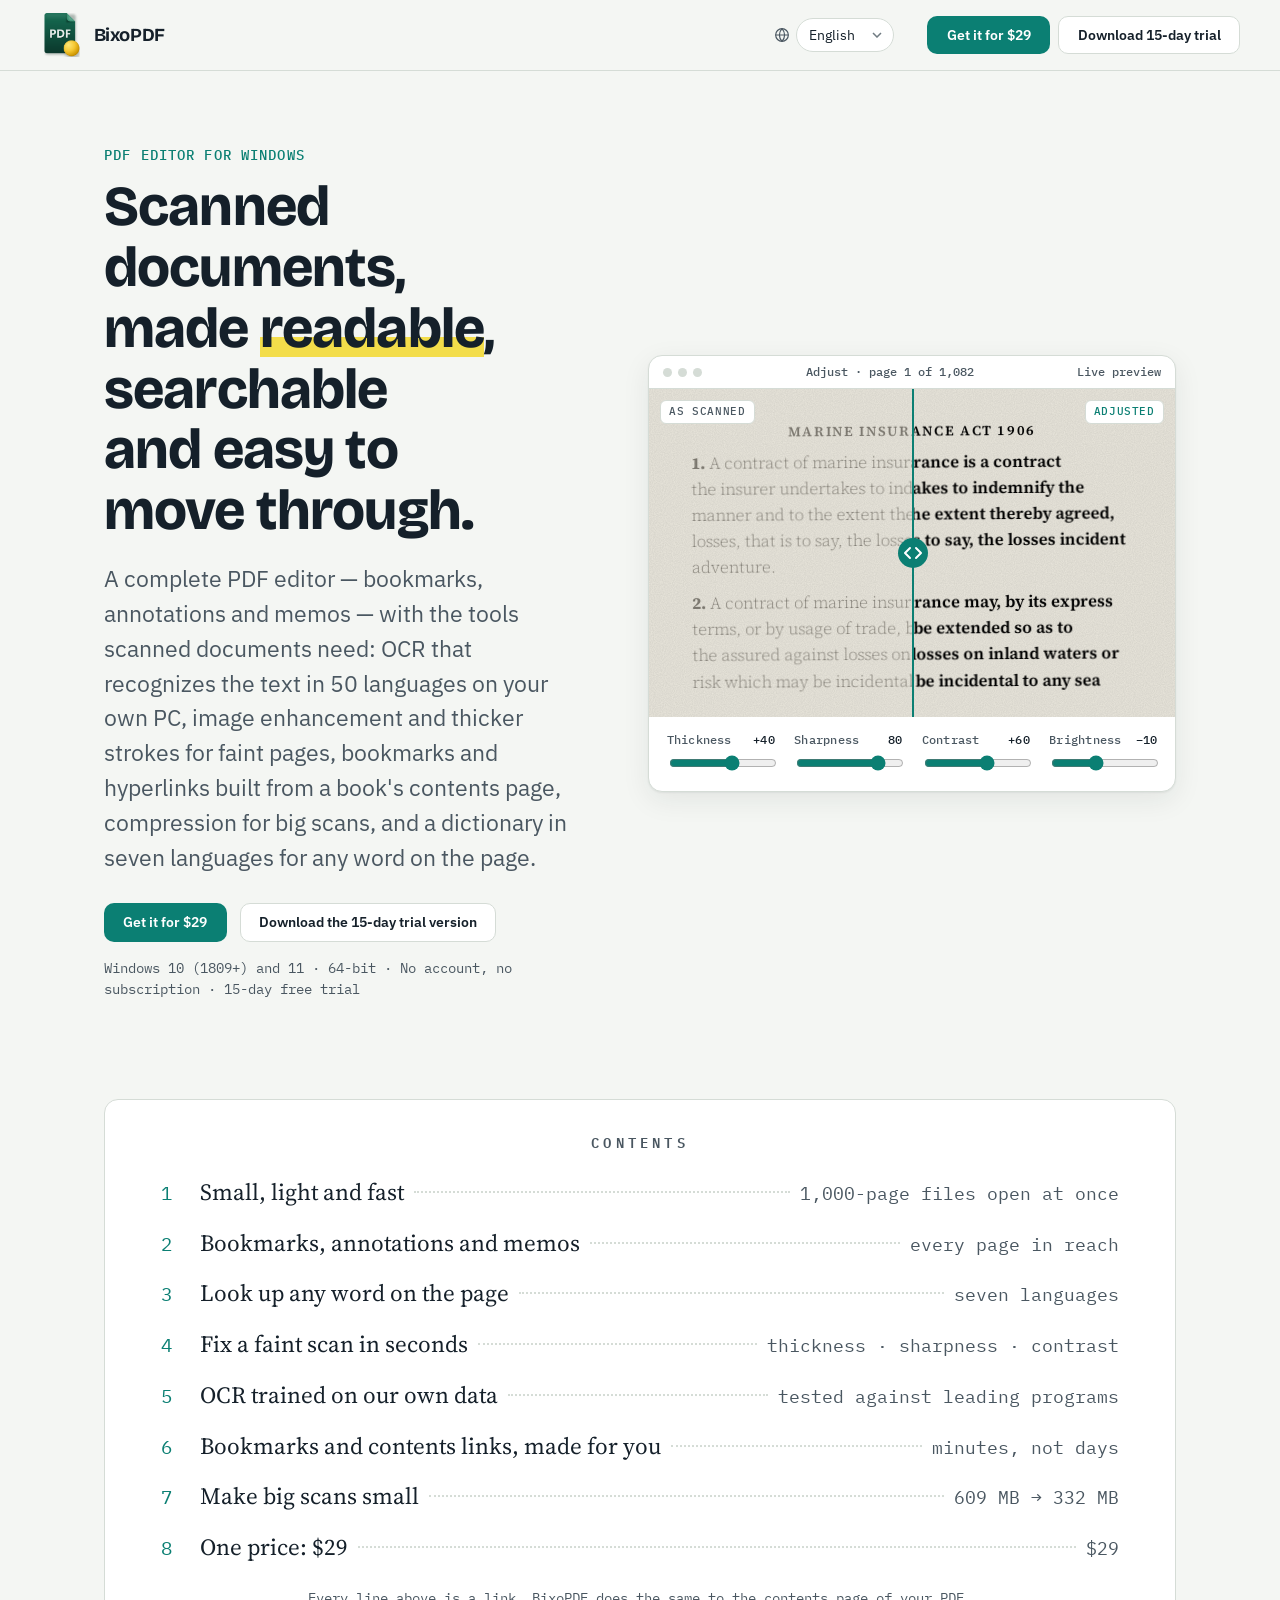
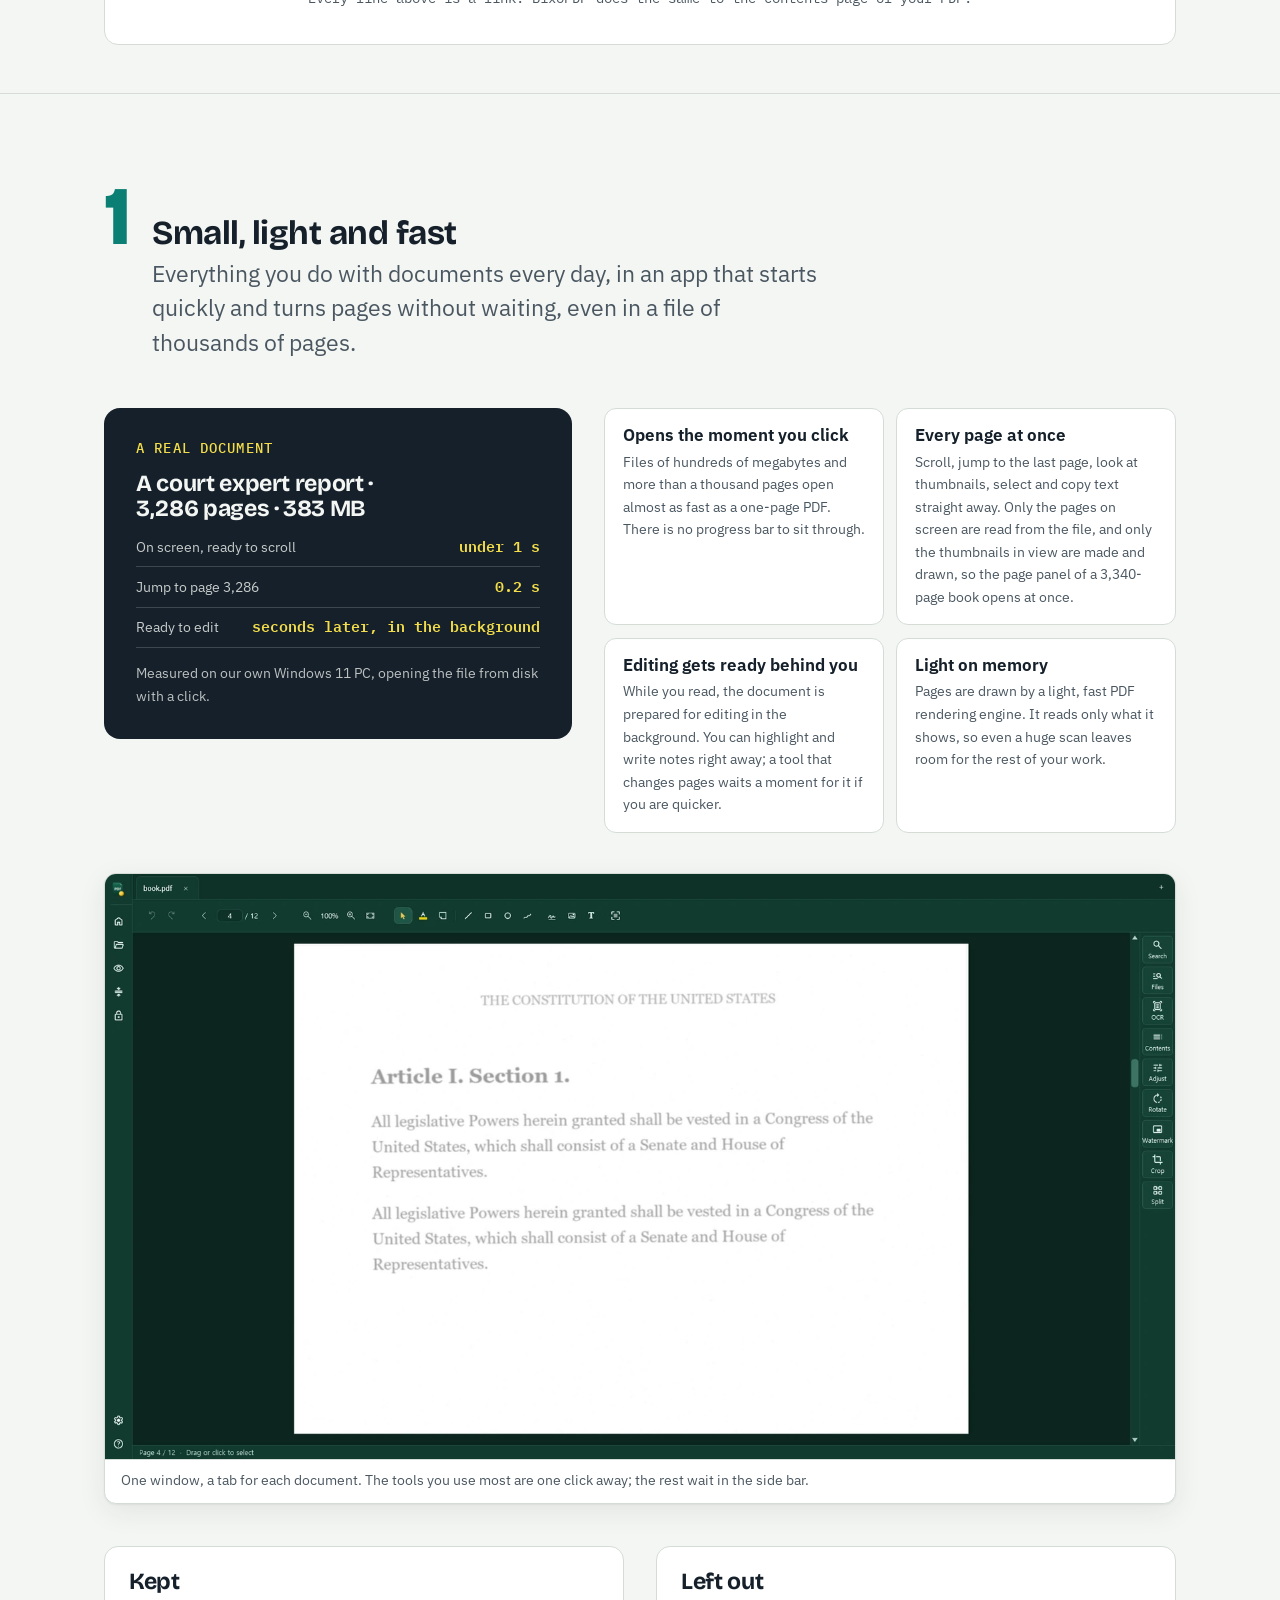
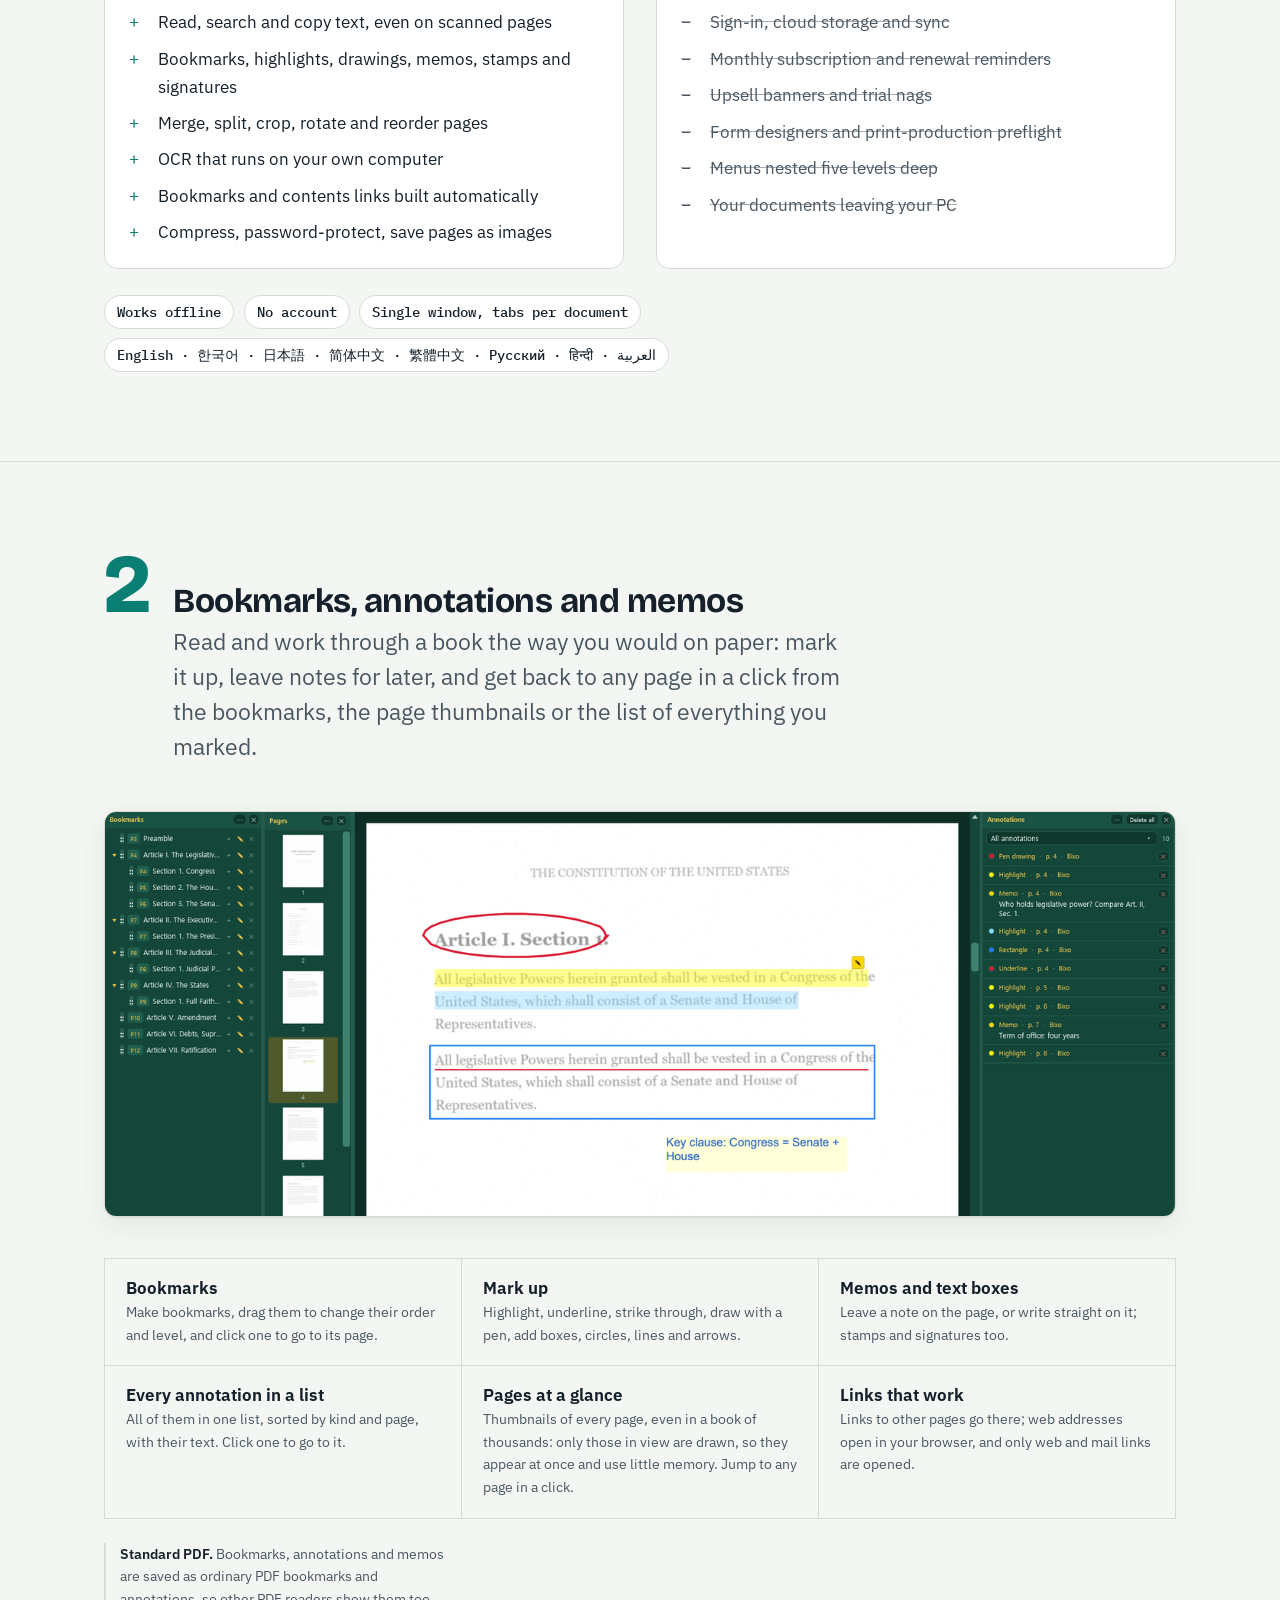
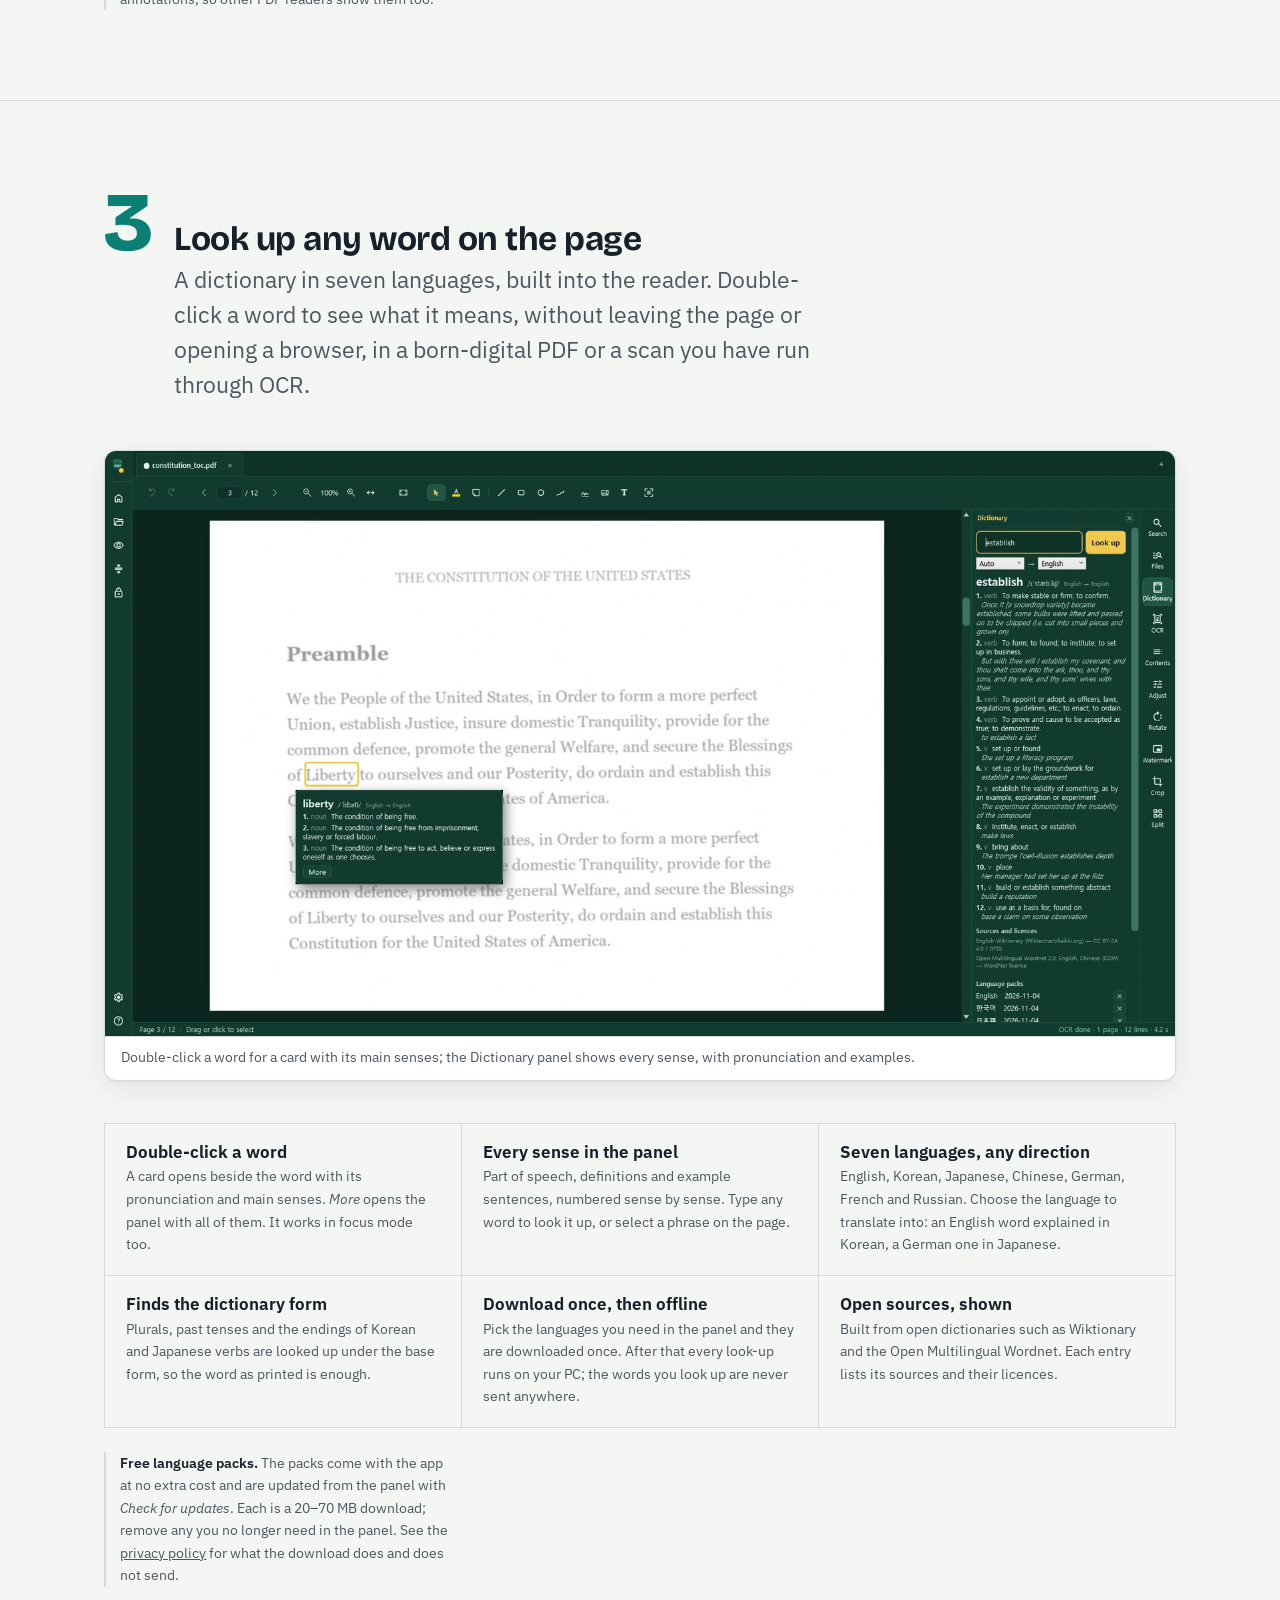
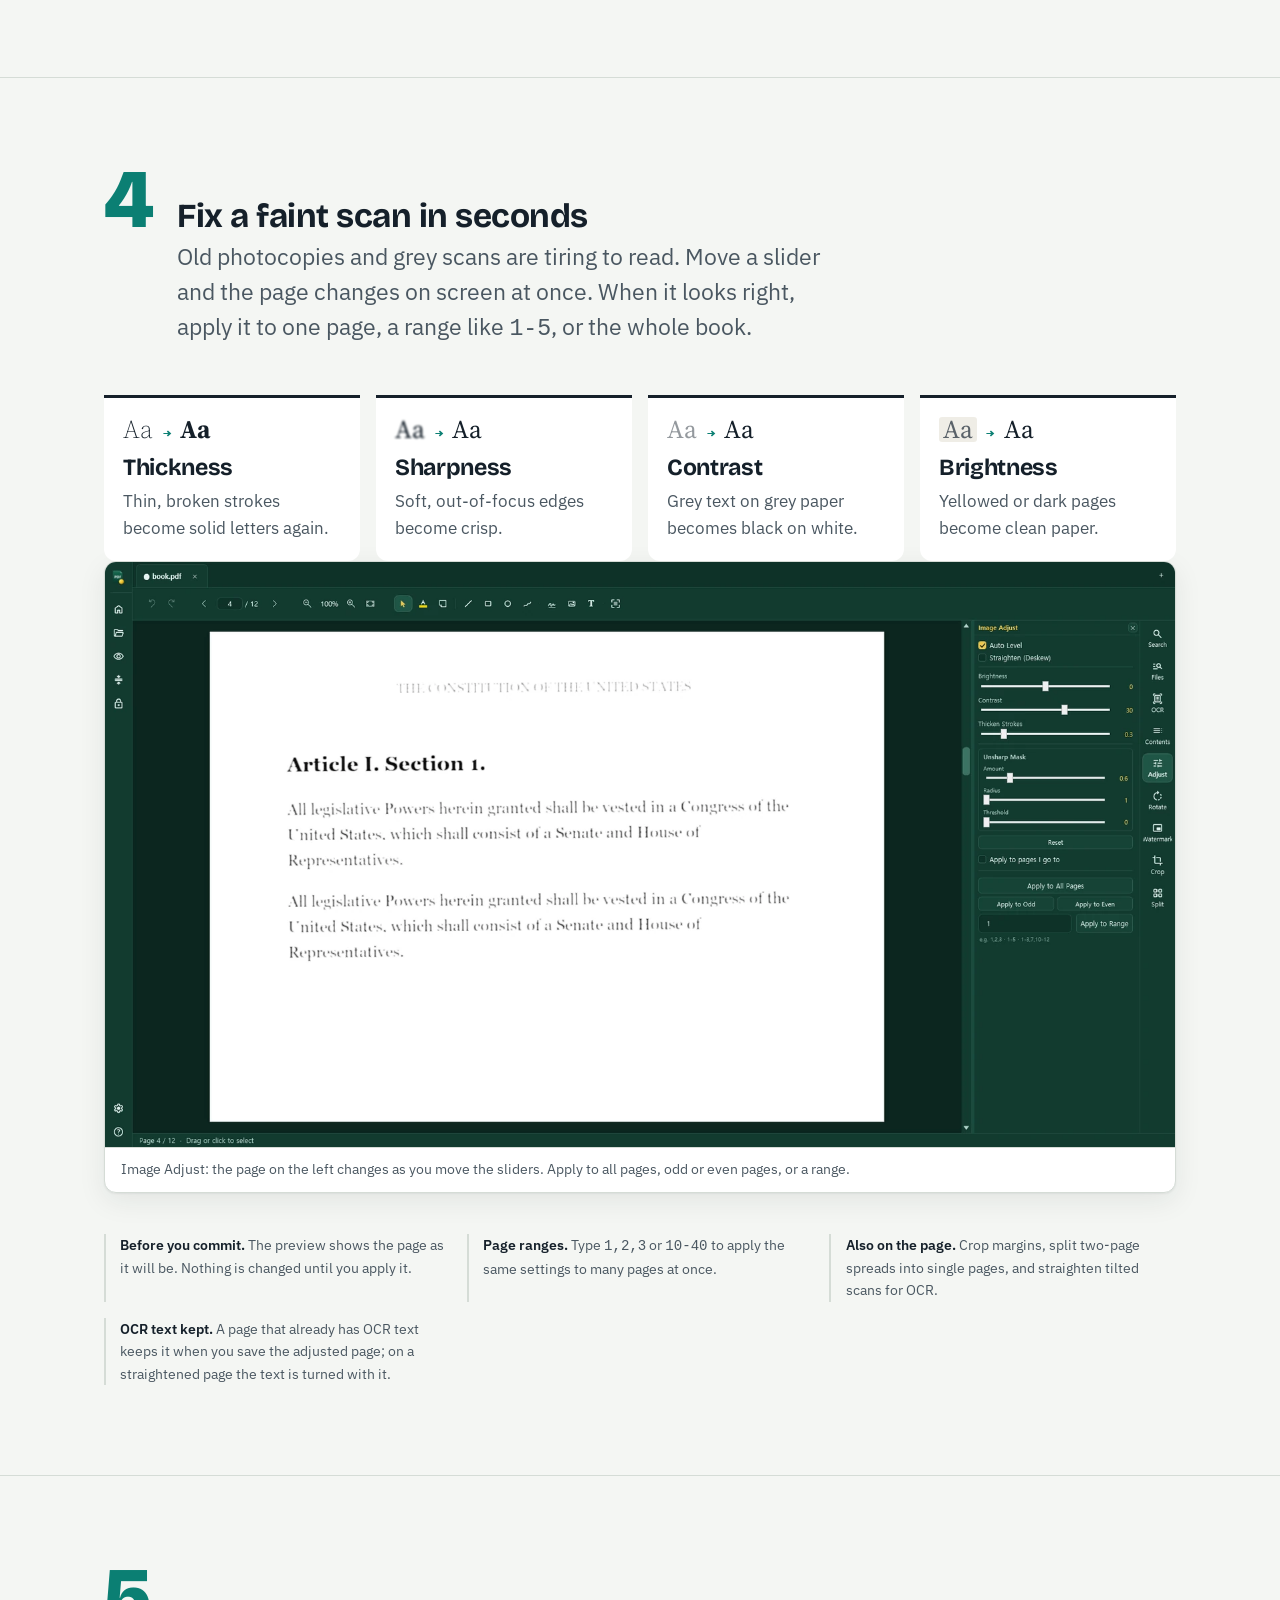
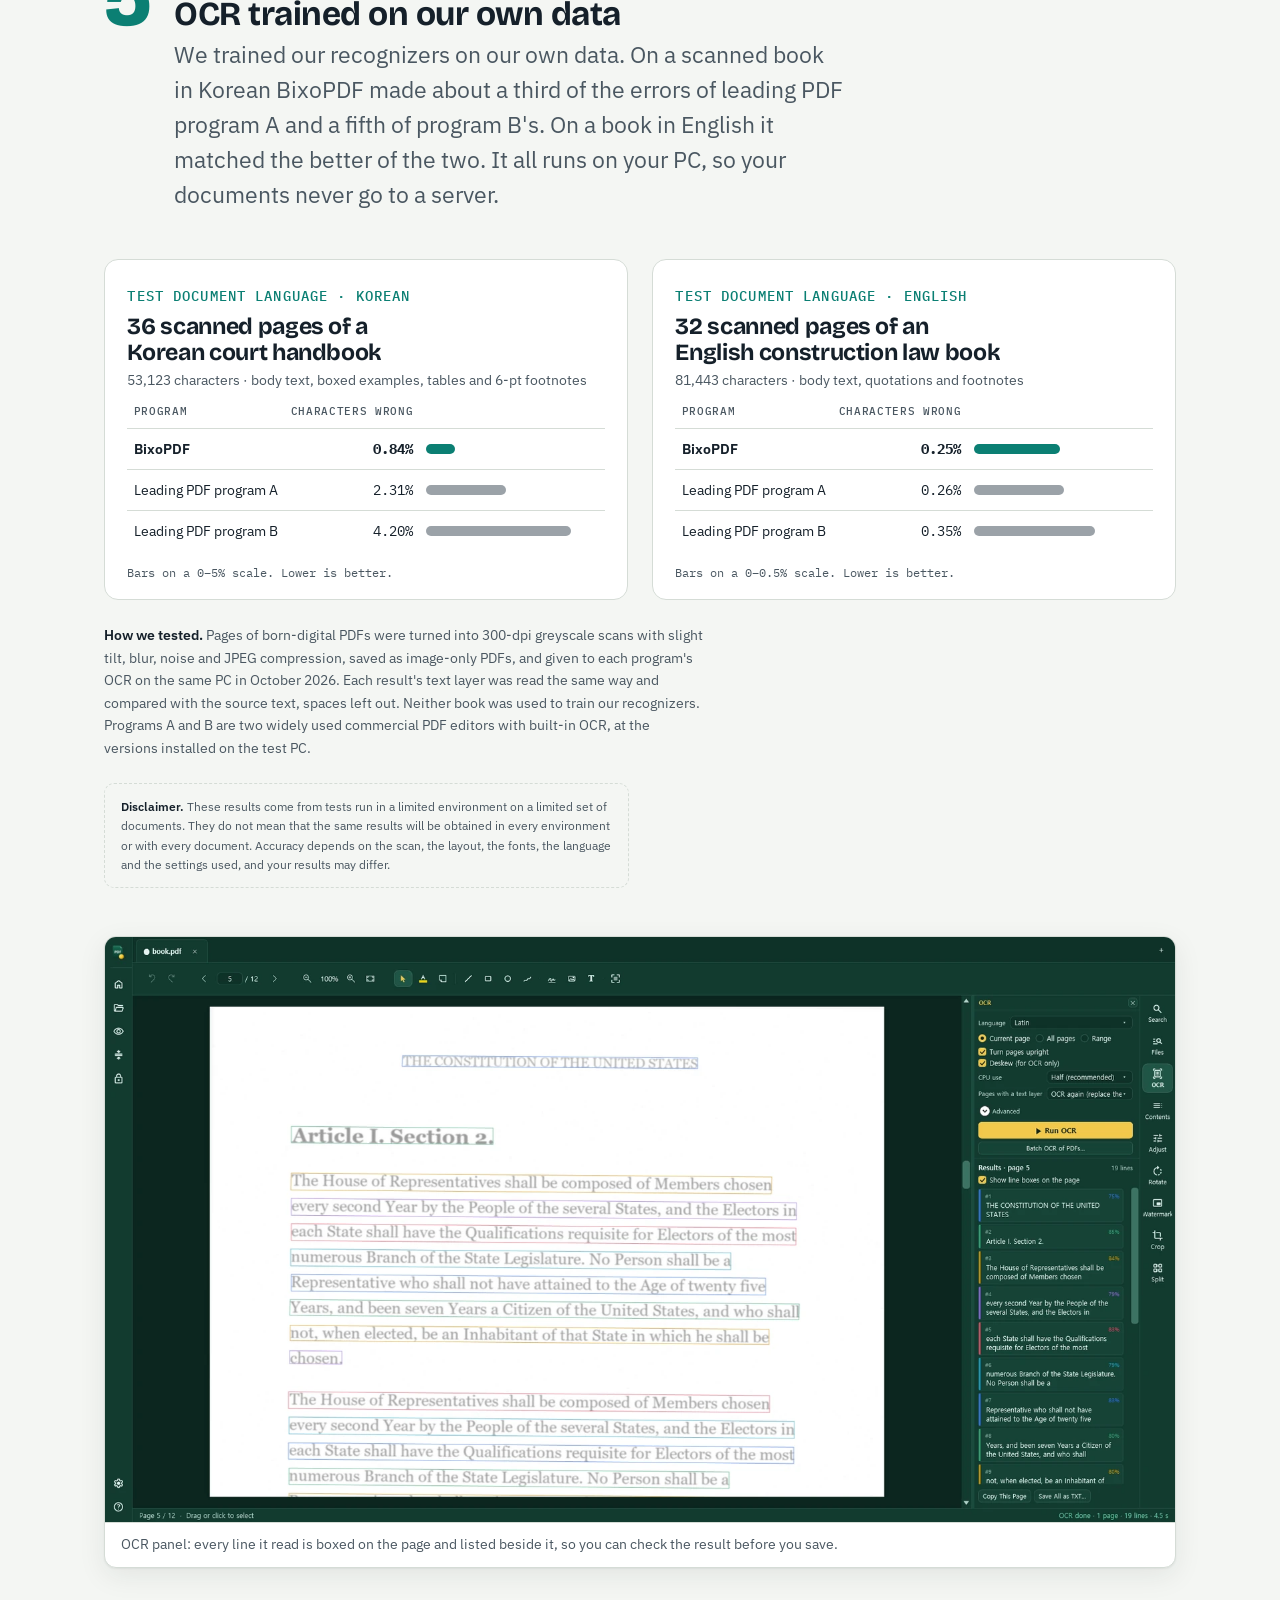
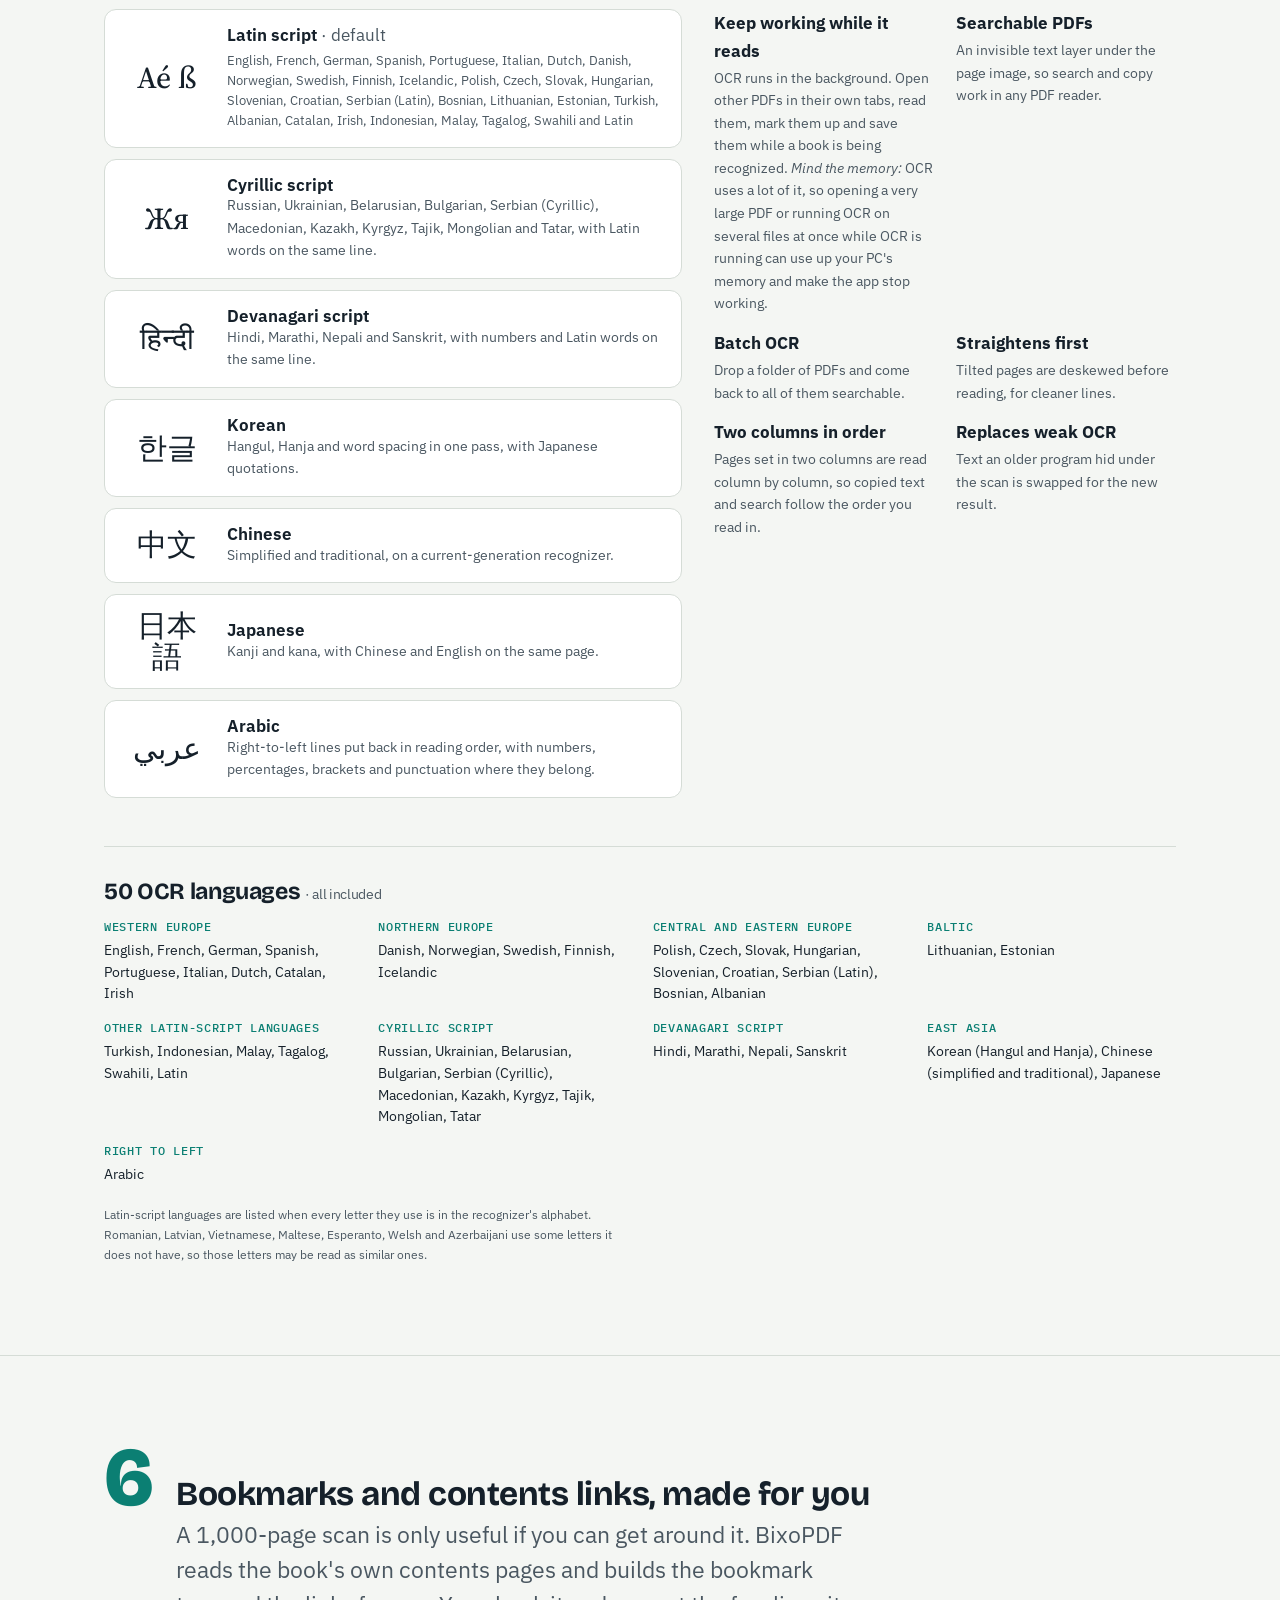
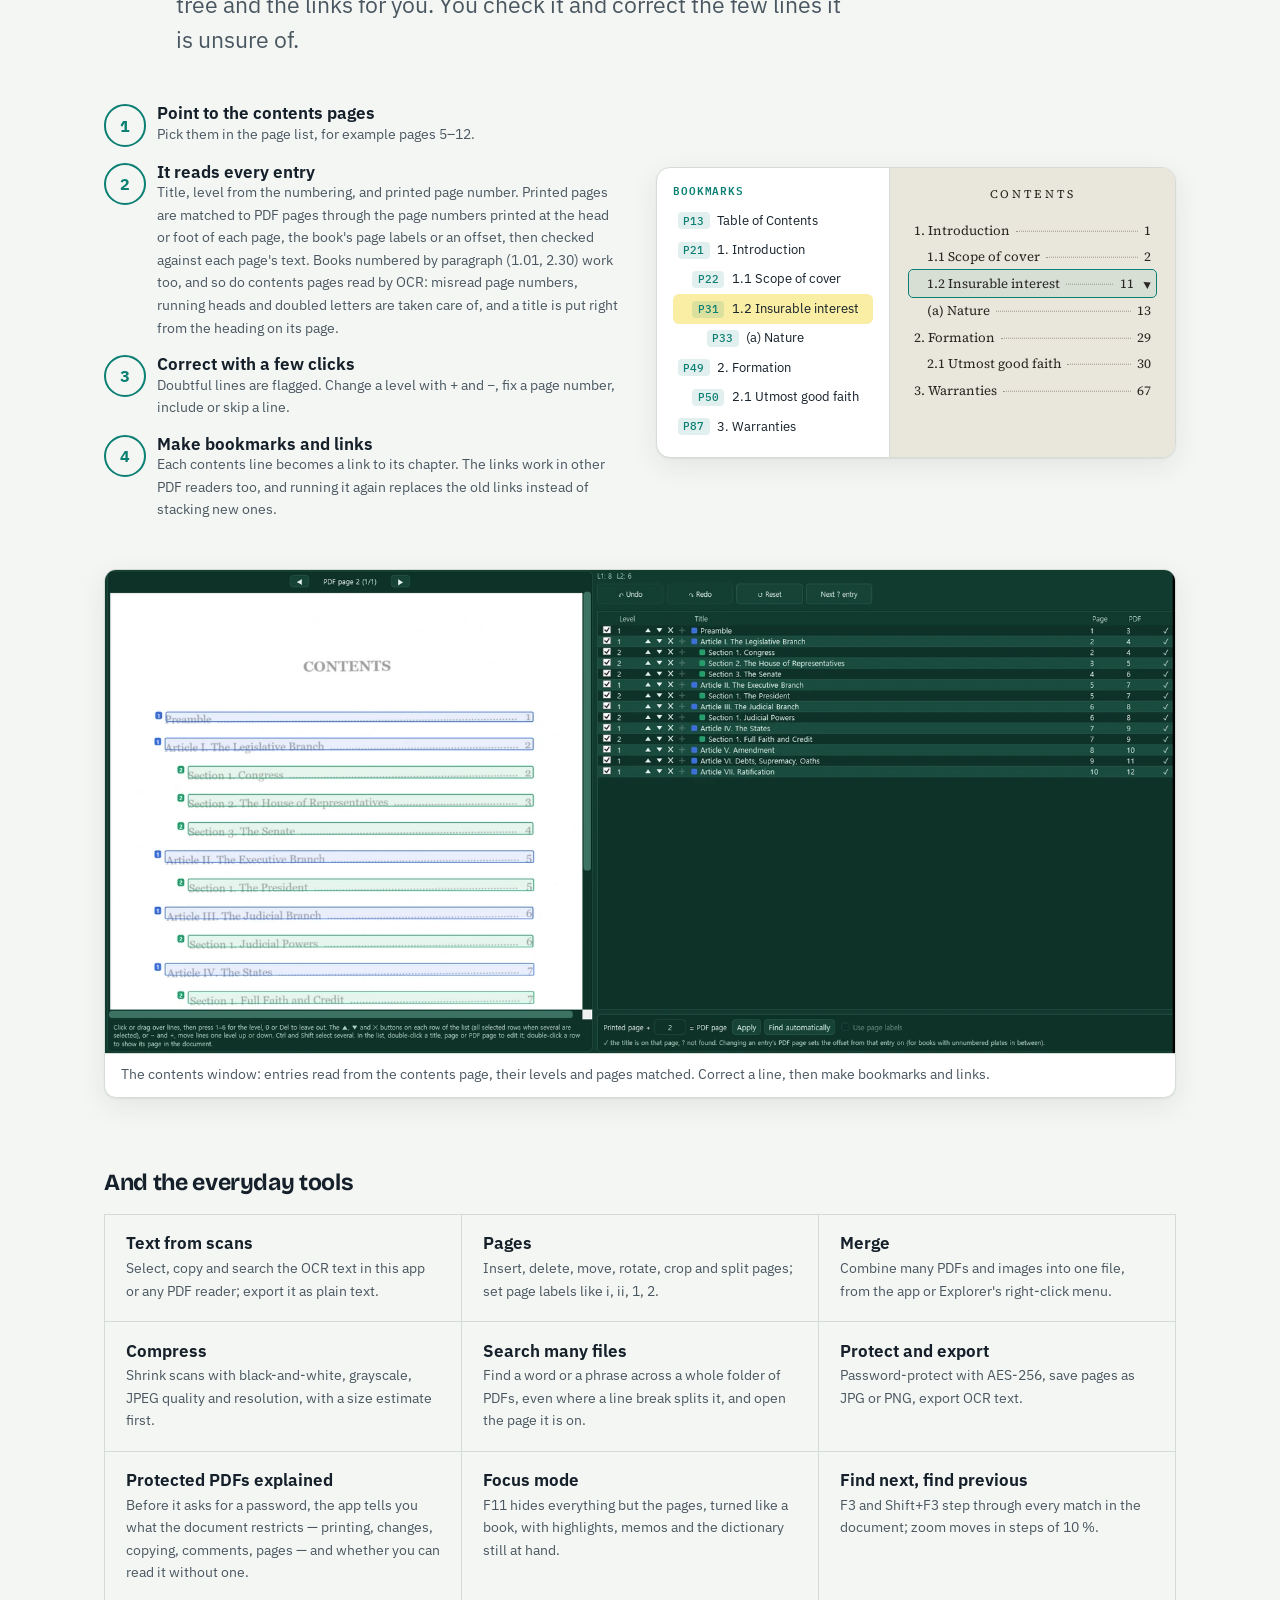
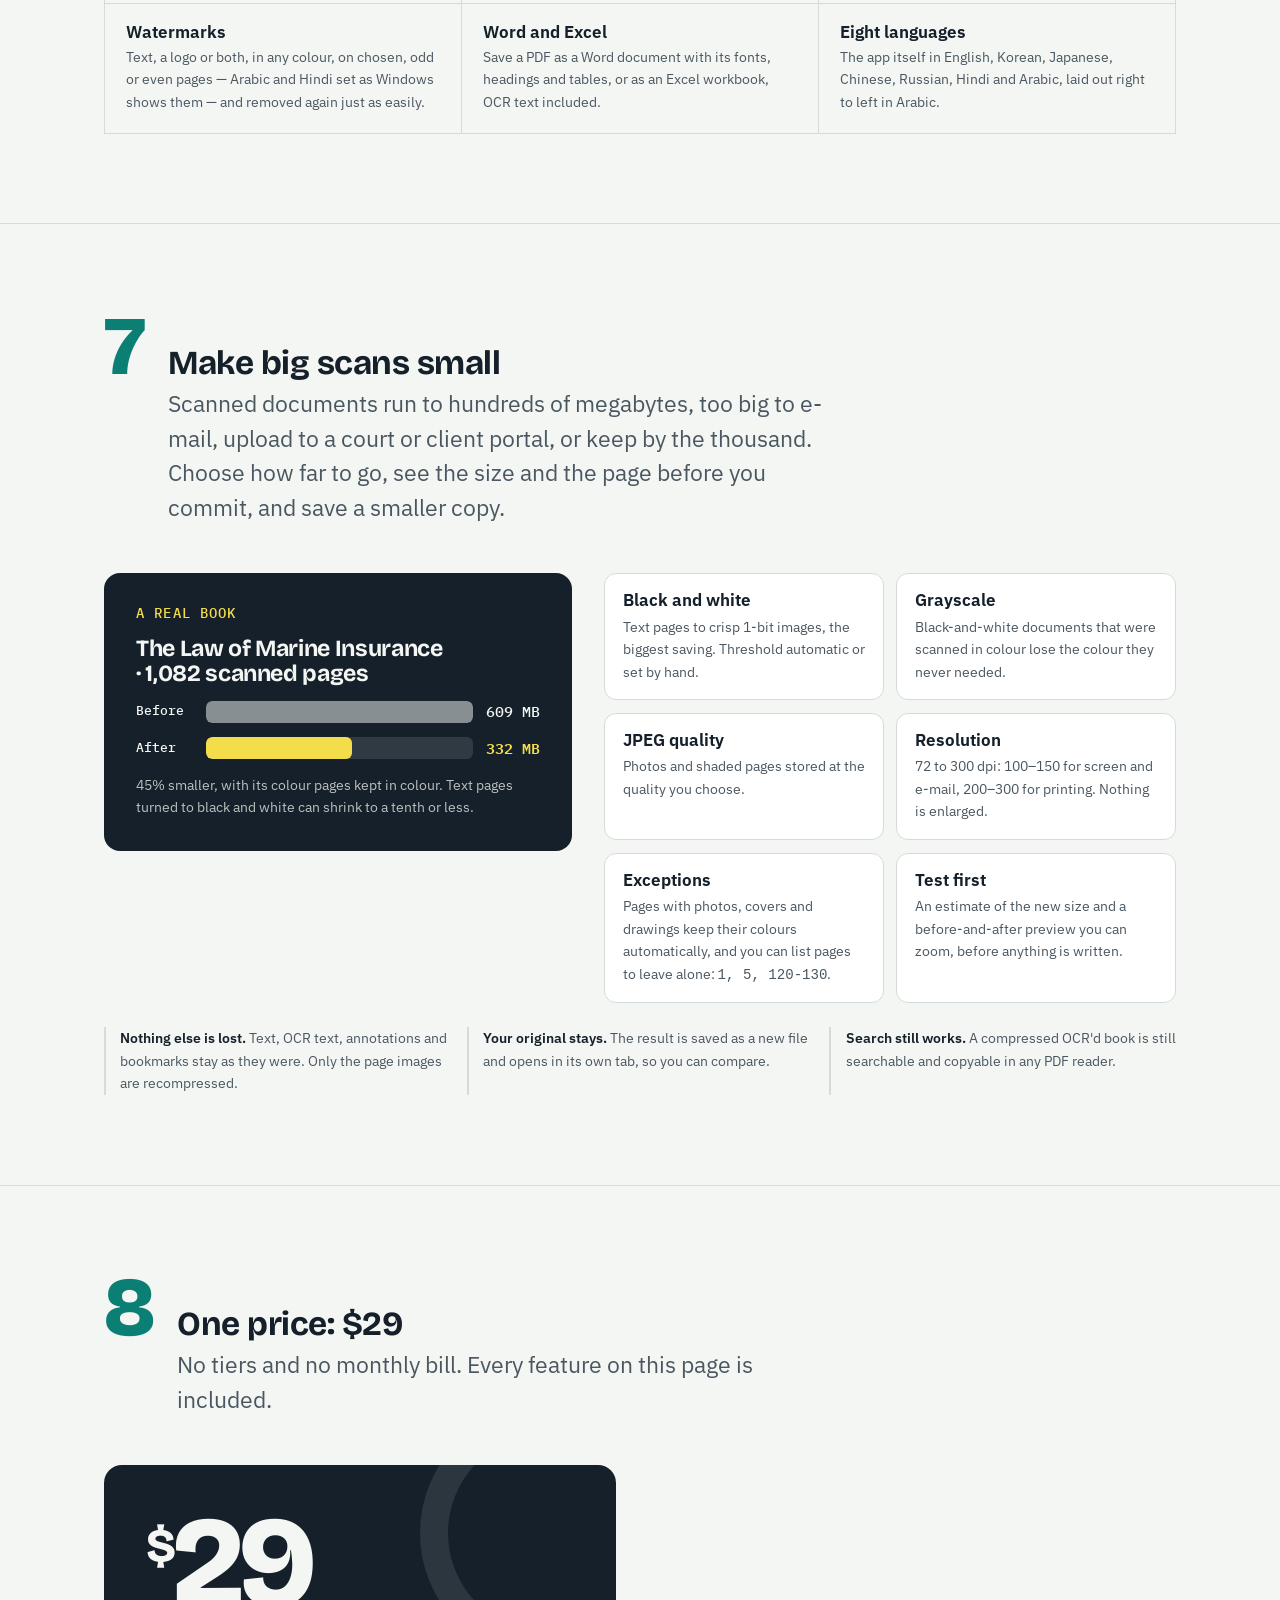
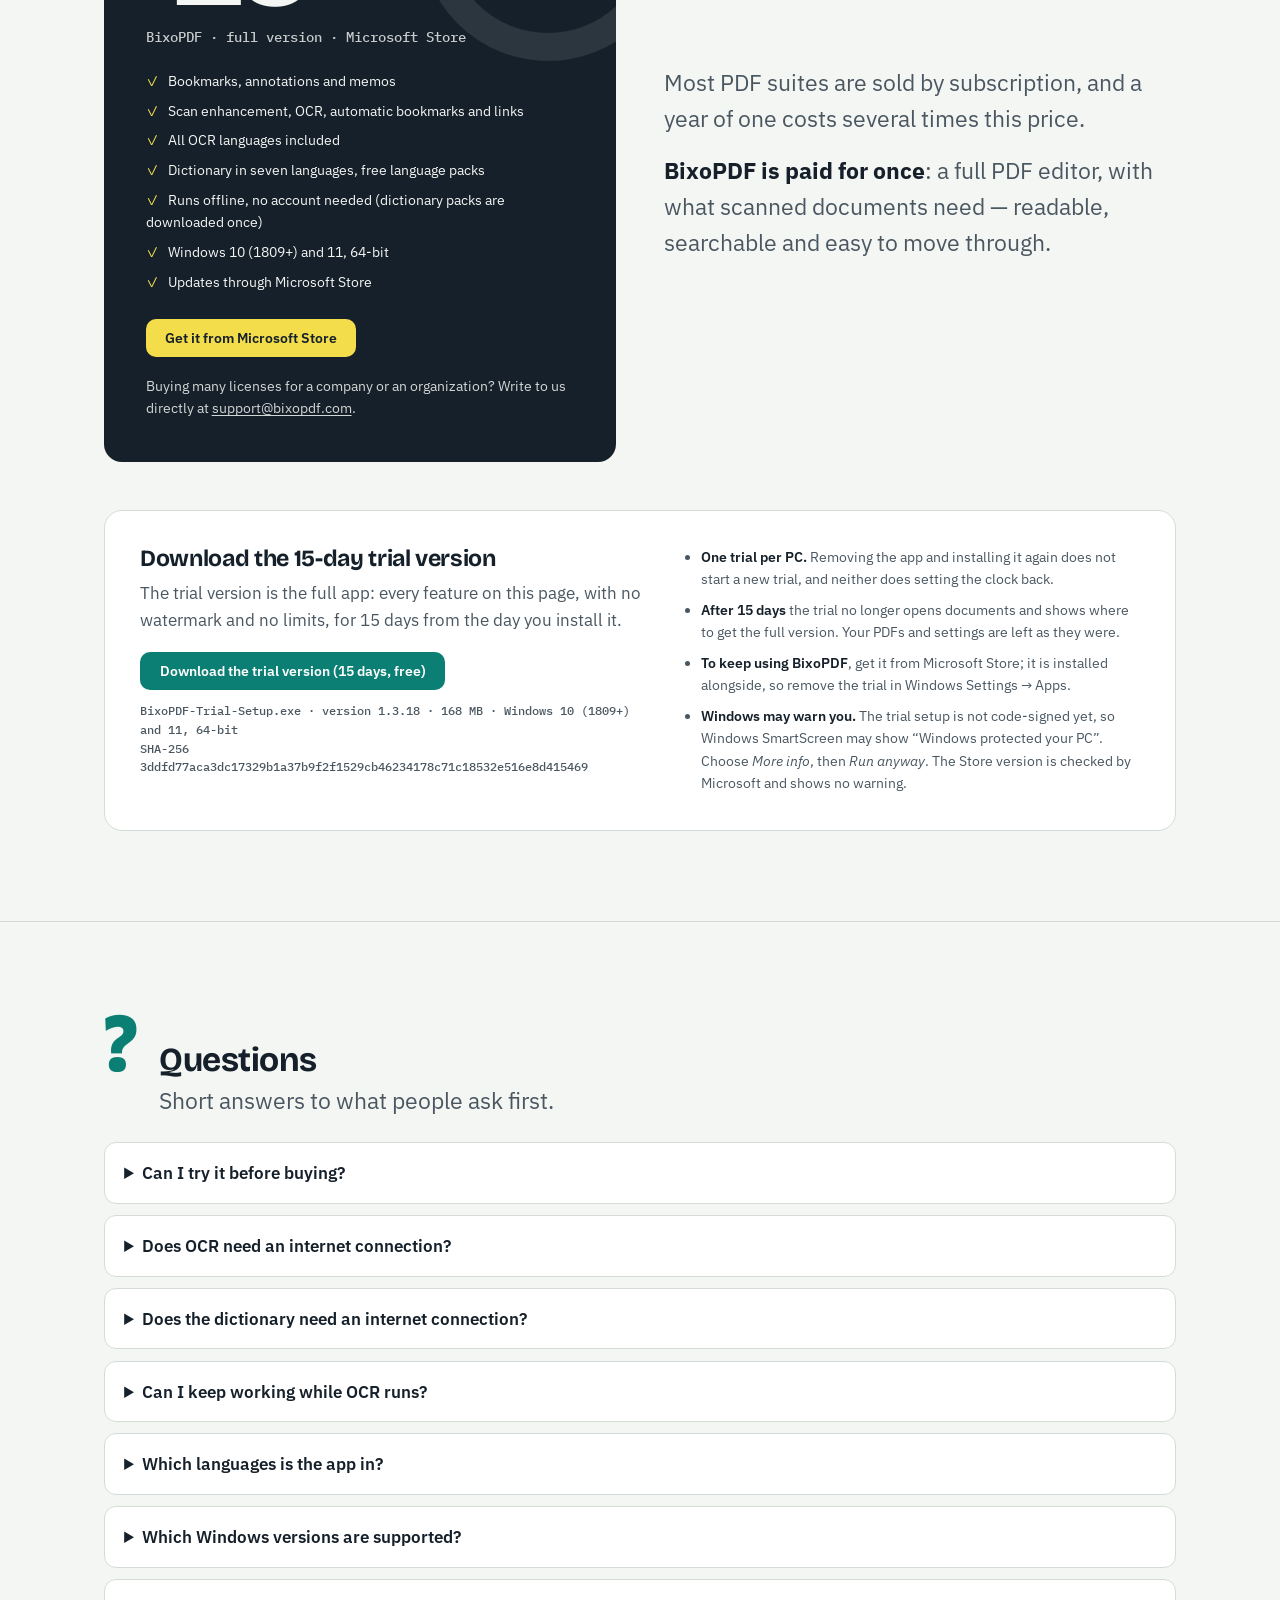
<file: index.html>
<!doctype html>
<html lang="en">
<head>
<meta charset="utf-8">
<meta name="viewport" content="width=device-width, initial-scale=1, viewport-fit=cover">
<title>BixoPDF</title>
<meta name="description" content="A complete PDF editor with bookmarks, annotations and memos, plus what scans need: OCR in 50 languages on your own PC, scan enhancement, bookmarks and links built from the contents page, and a dictionary in seven languages. $29 on Microsoft Store, with a 15-day free trial.">
<meta name="naver-site-verification" content="c8dbab2af9d2878ce91f82f38f2d15165c487e68" />
<link rel="canonical" href="https://www.bixopdf.com/">
<link rel="alternate" hreflang="en" href="https://www.bixopdf.com/">
<link rel="alternate" hreflang="ko" href="https://www.bixopdf.com/ko/">
<link rel="alternate" hreflang="ja" href="https://www.bixopdf.com/ja/">
<link rel="alternate" hreflang="ru" href="https://www.bixopdf.com/ru/">
<link rel="alternate" hreflang="ar" href="https://www.bixopdf.com/ar/">
<link rel="alternate" hreflang="hi" href="https://www.bixopdf.com/hi/">
<link rel="alternate" hreflang="x-default" href="https://www.bixopdf.com/">
<link rel="icon" type="image/png" sizes="32x32" href="favicon-32.png">
<link rel="icon" type="image/png" sizes="192x192" href="favicon-192.png">
<link rel="apple-touch-icon" href="apple-touch-icon.png">
<meta property="og:type" content="website">
<meta property="og:title" content="BixoPDF — scanned documents, made readable">
<meta property="og:description" content="A small, fast PDF editor for Windows: fix faint scans, OCR on your own PC, bookmarks from the contents page. $29.">
<meta property="og:url" content="https://www.bixopdf.com/">
<meta property="og:image" content="https://www.bixopdf.com/og-image.png">
<meta name="twitter:card" content="summary_large_image">
<link rel="preconnect" href="https://fonts.googleapis.com">
<link rel="preconnect" href="https://fonts.gstatic.com" crossorigin>
<link rel="stylesheet" href="https://fonts.googleapis.com/css2?family=Bricolage+Grotesque:opsz,wght@12..96,400..800&family=IBM+Plex+Sans:ital,wght@0,400;0,500;0,600;1,400&family=IBM+Plex+Mono:wght@400;500&family=Source+Serif+4:opsz,wght@8..60,200..900&display=swap">
<style>
/* Layout: a scanned book's own furniture — a contents page with dot leaders as the navigation,
   numbered sections, and a live "before / after" scan as the opening. Paper-white with ink, one
   scanner-teal accent and a highlighter yellow kept for OCR marks. */
:root {
  --paper: #f4f6f3;
  --sheet: #ffffff;
  --ink: #15202a;
  --ink-soft: #4a5761;
  --rule: #d5dcd6;
  --accent: #0b7f73;
  --accent-ink: #ffffff;
  --mark: #f3dd4a;
  --mark-ink: #15202a;
  --scan-bg: #e9e6dc;
  --scan-ink: #5e5a52;
  --scan-fixed: #17150f;
  --shadow: 0 1px 2px rgba(21,32,42,.06), 0 8px 28px rgba(21,32,42,.08);

  --f-display: "Bricolage Grotesque", "Segoe UI", system-ui, sans-serif;
  --f-body: "IBM Plex Sans", "Segoe UI", system-ui, sans-serif;
  --f-mono: "IBM Plex Mono", ui-monospace, Consolas, monospace;
  --f-book: "Source Serif 4", Georgia, "Times New Roman", serif;

  --step--1: clamp(.82rem, .8rem + .1vw, .88rem);
  --step-0: clamp(1rem, .96rem + .2vw, 1.08rem);
  --step-1: clamp(1.2rem, 1.1rem + .5vw, 1.45rem);
  --step-2: clamp(1.5rem, 1.3rem + 1vw, 2.1rem);
  --step-3: clamp(2.1rem, 1.6rem + 2.4vw, 3.6rem);
  --wrap: 72rem;
}
@media (prefers-color-scheme: dark) {
  :root:not([data-theme="light"]) {
    --paper: #0f1519; --sheet: #172027; --ink: #e5ebe7; --ink-soft: #a3b0b4; --rule: #2a363d;
    --accent: #38c2b0; --accent-ink: #062521; --mark: #e2cf4a; --mark-ink: #15202a;
    --scan-bg: #d9d5c9; --scan-ink: #5e5a52;
    --shadow: 0 1px 2px rgba(0,0,0,.3), 0 10px 30px rgba(0,0,0,.35);
    color-scheme: dark;
  }
}
:root[data-theme="dark"] {
  --paper: #0f1519; --sheet: #172027; --ink: #e5ebe7; --ink-soft: #a3b0b4; --rule: #2a363d;
  --accent: #38c2b0; --accent-ink: #062521; --mark: #e2cf4a; --mark-ink: #15202a;
  --scan-bg: #d9d5c9; --scan-ink: #5e5a52;
  --shadow: 0 1px 2px rgba(0,0,0,.3), 0 10px 30px rgba(0,0,0,.35);
  color-scheme: dark;
}

* { box-sizing: border-box; }
html { scroll-behavior: smooth; }
@media (prefers-reduced-motion: reduce) { html { scroll-behavior: auto; } * { transition: none !important; } }
body {
  margin: 0; background: var(--paper); color: var(--ink);
  font: 400 var(--step-0)/1.6 var(--f-body);
  -webkit-font-smoothing: antialiased;
}
a { color: inherit; }
a:focus-visible, button:focus-visible, input:focus-visible { outline: 3px solid var(--accent); outline-offset: 3px; border-radius: 4px; }
h1, h2, h3 { font-family: var(--f-display); line-height: 1.08; letter-spacing: -.015em; text-wrap: balance; margin: 0; }
p { margin: 0; }
.wrap { max-width: var(--wrap); margin-inline: auto; padding-inline: clamp(16px, 4vw, 40px); }
.eyebrow { font: 500 var(--step--1)/1.2 var(--f-mono); letter-spacing: .08em; text-transform: uppercase; color: var(--accent); }
.muted { color: var(--ink-soft); }

/* ── Header ── */
.top { position: sticky; top: env(safe-area-inset-top, 0px); z-index: 10; background: color-mix(in srgb, var(--paper) 88%, transparent); backdrop-filter: blur(10px); border-bottom: 1px solid var(--rule); }
.top .wrap { display: flex; align-items: center; gap: 1.5rem; padding-block: .8rem; }
.brand { display: flex; align-items: center; gap: .6rem; text-decoration: none; font: 700 1.15rem/1 var(--f-display); letter-spacing: -.02em; }
.brand svg { width: 28px; height: 28px; flex: none; }
.brand img { width: 44px; height: 44px; flex: none; }
.shot { margin: 0 0 clamp(1.8rem, 4vw, 2.6rem); border: 1px solid var(--rule); border-radius: 12px; overflow: hidden; background: var(--sheet); box-shadow: var(--shadow); }
.shot img { display: block; width: 100%; height: auto; }
.shot figcaption { padding: .6rem 1rem .7rem; font-size: var(--step--1); color: var(--ink-soft); border-top: 1px solid var(--rule); }
.brand small { font: 500 .72rem/1 var(--f-mono); color: var(--ink-soft); letter-spacing: .04em; }
.top nav { display: flex; gap: 1.4rem; margin-left: auto; font-size: var(--step--1); }
.top nav a { text-decoration: none; color: var(--ink-soft); white-space: nowrap; }
.top nav a:hover { color: var(--ink); }
.btn { display: inline-flex; align-items: center; gap: .5rem; padding: .7rem 1.15rem; border-radius: 10px; font: 600 var(--step--1)/1 var(--f-body); text-decoration: none; border: 1px solid transparent; cursor: pointer; white-space: nowrap; }
.btn-primary { background: var(--accent); color: var(--accent-ink); }
.btn-primary:hover { filter: brightness(1.08); }
.btn-ghost { border-color: var(--rule); color: var(--ink); background: var(--sheet); }
.btn-ghost:hover { border-color: var(--ink-soft); }
footer .langs { margin: .6rem 0 0; padding-top: 0; border-top: 0; font-size: var(--step--1); } footer .langs a { color: inherit; } footer .langs a[aria-current] { font-weight: 600; text-decoration: none; }
.top-ctas { display: flex; gap: .5rem; margin-left: 1.4rem; }
.top-ctas .short { display: none; }
.lang-pick { display: flex; align-items: center; gap: .35rem; margin-inline-start: 1.2rem; color: var(--ink-soft); }
.lang-pick svg { flex: none; }
.lang-pick select { appearance: none; -webkit-appearance: none; font: inherit; font-size: var(--step--1); color: var(--ink); background-color: var(--sheet); background-image: url("data:image/svg+xml,%3Csvg xmlns='http://www.w3.org/2000/svg' width='10' height='6'%3E%3Cpath d='M1 1l4 4 4-4' fill='none' stroke='%23707b82' stroke-width='1.5'/%3E%3C/svg%3E"); background-repeat: no-repeat; background-position: right .7rem center; border: 1px solid var(--rule); border-radius: 999px; padding: .42rem 1.9rem .42rem .8rem; cursor: pointer; line-height: 1.3; }
[dir="rtl"] .lang-pick select { background-position: left .7rem center; padding: .42rem .8rem .42rem 1.9rem; }
.lang-pick select:hover { border-color: var(--ink-soft); }
.lang-pick select:focus-visible { outline: 2px solid var(--accent); outline-offset: 2px; }
.top .lang-pick + .top-ctas { margin-inline-start: .6rem !important; }
.top .wrap:has(.lang-pick) { max-width: 86rem; }
@media (max-width: 1360px) { .top nav { display: none; } .lang-pick { margin-inline-start: auto; } }
@media (max-width: 520px) { .top .wrap { gap: .6rem; } .brand span { display: none; } }
@media (max-width: 520px) { .lang-pick svg { display: none; } .lang-pick select { padding: .5rem 1.5rem .5rem .55rem; background-position: right .5rem center; } [dir="rtl"] .lang-pick select { padding: .5rem .55rem .5rem 1.5rem; background-position: left .5rem center; } }
@media (max-width: 1320px) { .top nav { gap: .9rem; } .top-ctas { margin-left: 1rem; } }
@media (max-width: 1200px) { .top nav { display: none; } .top-ctas { margin-left: auto; } }
@media (max-width: 680px) { .top-ctas .long { display: none; } .top-ctas .short { display: inline; } .top-ctas .btn { padding: .6rem .8rem; } }
@media (max-width: 400px) { .top .wrap { gap: .45rem; } .brand img { width: 36px; height: 36px; } .top-ctas { gap: .35rem; } .top-ctas .btn { padding: .55rem .6rem; } .top .lang-pick + .top-ctas { margin-inline-start: .35rem !important; } .lang-pick select, [dir="rtl"] .lang-pick select { padding-inline: .45rem 1.35rem; } }
@media (max-width: 370px) { .top-ctas .btn { padding: .5rem .45rem; font-size: .88rem; } .lang-pick select, [dir="rtl"] .lang-pick select { font-size: .82rem; padding-inline: .4rem 1.2rem; } .lang-pick select { background-position: right .4rem center; } [dir="rtl"] .lang-pick select { background-position: left .4rem center; } }

/* ── Hero ── */
.hero { padding-block: clamp(2.5rem, 6vw, 5rem) clamp(2rem, 4vw, 3.5rem); }
.hero .wrap { display: grid; grid-template-columns: minmax(0, 1fr) minmax(0, 1.1fr); gap: clamp(2rem, 5vw, 4rem); align-items: center; }
.hero h1 { font-size: var(--step-3); font-weight: 750; }
.hero h1 em { font-style: normal; background: linear-gradient(transparent 62%, var(--mark) 62%, var(--mark) 92%, transparent 92%); color: inherit; }
.hero .lede { margin-top: 1.2rem; font-size: var(--step-1); line-height: 1.5; color: var(--ink-soft); max-width: 34rem; }
.hero .ctas { display: flex; flex-wrap: wrap; gap: .8rem; margin-top: 1.8rem; }
.hero .fine { margin-top: 1rem; font: 400 var(--step--1)/1.5 var(--f-mono); color: var(--ink-soft); }
@media (max-width: 900px) { .hero .wrap { grid-template-columns: minmax(0, 1fr); } }

/* The live scan */
.scan { background: var(--sheet); border: 1px solid var(--rule); border-radius: 14px; box-shadow: var(--shadow); overflow: hidden; }
.scan-bar { display: flex; align-items: center; justify-content: space-between; gap: 1rem; padding: .6rem .9rem; border-bottom: 1px solid var(--rule); font: 500 .75rem/1 var(--f-mono); color: var(--ink-soft); }
.scan-bar .dots { display: flex; gap: 6px; }
.scan-bar .dots i { width: 9px; height: 9px; border-radius: 50%; background: var(--rule); display: block; }
.stage { position: relative; aspect-ratio: 16 / 10; max-width: 100%; background: var(--scan-bg); overflow: hidden; user-select: none; }
.page { position: absolute; inset: 0; padding: 7% 8%; background-color: var(--scan-bg);
  background-image: url("data:image/svg+xml;utf8,<svg xmlns='http://www.w3.org/2000/svg' width='160' height='160'><filter id='n'><feTurbulence type='fractalNoise' baseFrequency='.9' numOctaves='2' stitchTiles='stitch'/><feColorMatrix values='0 0 0 0 0  0 0 0 0 0  0 0 0 0 0  0 0 0 .09 0'/></filter><rect width='160' height='160' filter='url(%23n)'/></svg>"); }
.page .run { font-family: var(--f-book); color: var(--scan-ink); font-size: clamp(.78rem, .55rem + 1vw, 1.05rem); line-height: 1.55; transform: rotate(-.35deg); transform-origin: left top; }
.page .run h4 { margin: 0 0 .7em; font: 600 .82em/1.2 var(--f-book); letter-spacing: .12em; text-transform: uppercase; text-align: center; }
.page .run p + p { margin-top: .6em; }
.page .run .sec { font-weight: 700; }
.raw .run { font-weight: 260; filter: blur(.7px); opacity: .78; }
.fixed { clip-path: inset(0 0 0 var(--split, 50%)); }
.fixed .run { font-weight: var(--wght, 520); filter: blur(var(--blur, .1px)) contrast(var(--con, 1.6)) brightness(var(--bri, .9)); color: var(--scan-fixed); }
.divider { position: absolute; top: 0; bottom: 0; left: var(--split, 50%); width: 2px; background: var(--accent); pointer-events: none; }
.divider::after { content: ""; position: absolute; top: 50%; left: 50%; width: 30px; height: 30px; transform: translate(-50%, -50%); border-radius: 50%; background: var(--accent);
  background-image: url("data:image/svg+xml;utf8,<svg xmlns='http://www.w3.org/2000/svg' viewBox='0 0 30 30'><path d='M12 10l-5 5 5 5M18 10l5 5-5 5' fill='none' stroke='white' stroke-width='2' stroke-linecap='round' stroke-linejoin='round'/></svg>"); }
.tag { position: absolute; top: .7rem; font: 500 .68rem/1 var(--f-mono); letter-spacing: .06em; text-transform: uppercase; padding: .35rem .5rem; border-radius: 6px; background: var(--sheet); color: var(--ink-soft); border: 1px solid var(--rule); }
.tag.l { left: .7rem; } .tag.r { right: .7rem; color: var(--accent); }
.split-range { position: absolute; inset: 0; width: 100%; height: 100%; margin: 0; opacity: 0; cursor: ew-resize; }
.controls { display: grid; grid-template-columns: repeat(4, minmax(0, 1fr)); gap: .9rem 1.2rem; padding: 1rem 1.1rem 1.1rem; }
.controls label { display: grid; gap: .35rem; font: 500 .74rem/1.2 var(--f-mono); color: var(--ink-soft); letter-spacing: .02em; }
.controls label span { display: flex; justify-content: space-between; }
.controls output { color: var(--ink); font-variant-numeric: tabular-nums; }
input[type=range] { width: 100%; accent-color: var(--accent); }
@media (max-width: 520px) { .controls { grid-template-columns: repeat(2, minmax(0, 1fr)); } }

/* ── Contents (the page's navigation, set as a book's contents page) ── */
.contents { padding-block: clamp(1.5rem, 4vw, 3rem); }
.contents .box { background: var(--sheet); border: 1px solid var(--rule); border-radius: 14px; padding: clamp(1.2rem, 3vw, 2.2rem) clamp(1.2rem, 4vw, 3rem); }
.contents h2 { font: 600 var(--step--1)/1 var(--f-mono); letter-spacing: .3em; text-transform: uppercase; text-align: center; color: var(--ink-soft); margin-bottom: 1.2rem; }
.toc { list-style: none; margin: 0; padding: 0; display: grid; gap: .15rem; font-family: var(--f-book); font-size: var(--step-1); }
.toc a { display: flex; align-items: baseline; gap: .6rem; text-decoration: none; padding: .35rem .5rem; border-radius: 6px; }
.toc a:hover { background: color-mix(in srgb, var(--mark) 45%, transparent); }
.toc .n { font-family: var(--f-mono); font-size: .8em; color: var(--accent); min-width: 1.6em; }
.toc .t { min-width: 0; }
.toc .lead { flex: 1; border-bottom: 2px dotted var(--rule); transform: translateY(-.3em); min-width: 1.5rem; }
.toc .p { font-family: var(--f-mono); font-size: .78em; color: var(--ink-soft); white-space: nowrap; }
.contents .hint { margin-top: 1rem; text-align: center; font: 400 var(--step--1)/1.5 var(--f-mono); color: var(--ink-soft); }
@media (max-width: 520px) { .toc .p { display: none; } }

/* ── Sections ── */
section.chapter { padding-block: clamp(3rem, 7vw, 6rem); border-top: 1px solid var(--rule); scroll-margin-top: 4rem; }
.chap-head { display: grid; grid-template-columns: auto minmax(0, 1fr); gap: .3rem 1.4rem; align-items: baseline; margin-bottom: clamp(1.8rem, 4vw, 3rem); }
.chap-head .num { grid-row: span 2; font: 800 clamp(3rem, 2rem + 4vw, 5.5rem)/.8 var(--f-display); color: var(--accent); }
.chap-head h2 { font-size: var(--step-2); font-weight: 700; }
.chap-head p { max-width: 42rem; color: var(--ink-soft); font-size: var(--step-1); line-height: 1.5; }
@media (max-width: 520px) { .chap-head { grid-template-columns: minmax(0, 1fr); } .chap-head .num { grid-row: auto; } }

.two { display: grid; grid-template-columns: repeat(2, minmax(0, 1fr)); gap: clamp(1rem, 3vw, 2rem); }
@media (max-width: 760px) { .two { grid-template-columns: minmax(0, 1fr); } }

/* 1 · kept / left out */
.ledger { border: 1px solid var(--rule); border-radius: 14px; background: var(--sheet); padding: 1.4rem 1.5rem; }
.ledger h3 { font-size: var(--step-1); margin-bottom: .9rem; display: flex; align-items: center; gap: .5rem; }
.ledger ul { list-style: none; margin: 0; padding: 0; display: grid; gap: .55rem; }
.ledger li { display: grid; grid-template-columns: 1.3rem minmax(0, 1fr); gap: .5rem; }
.ledger li::before { font-family: var(--f-mono); color: var(--accent); }
.ledger.keep li::before { content: "+"; }
.ledger.drop li::before { content: "–"; color: var(--ink-soft); }
.ledger.drop li { color: var(--ink-soft); text-decoration: line-through; text-decoration-color: color-mix(in srgb, var(--ink-soft) 50%, transparent); }
.facts { display: flex; flex-wrap: wrap; gap: .6rem; margin-top: 1.6rem; }
.chip { font: 500 var(--step--1)/1 var(--f-mono); padding: .55rem .75rem; border-radius: 999px; border: 1px solid var(--rule); background: var(--sheet); }

/* 2 · enhancement */
.knobs { display: grid; grid-template-columns: repeat(4, minmax(0, 1fr)); gap: 1rem; }
.knob { padding: 1.2rem; border-top: 3px solid var(--ink); background: var(--sheet); border-radius: 0 0 12px 12px; }
.knob h3 { font-size: var(--step-1); margin-bottom: .4rem; }
.knob .sample { font-family: var(--f-book); font-size: 1.6rem; line-height: 1; margin-bottom: .8rem; display: flex; gap: .6rem; align-items: baseline; }
.knob .sample b { color: var(--accent); font-family: var(--f-mono); font-size: .9rem; }
@media (max-width: 900px) { .knobs { grid-template-columns: repeat(2, minmax(0, 1fr)); } }
@media (max-width: 460px) { .knobs { grid-template-columns: minmax(0, 1fr); } }
.note { margin-top: 1.5rem; display: grid; grid-template-columns: repeat(3, minmax(0, 1fr)); gap: 1rem; }
.note p { font-size: var(--step--1); color: var(--ink-soft); padding-left: .9rem; border-left: 2px solid var(--rule); }
.note b { color: var(--ink); font-weight: 600; }
@media (max-width: 760px) { .note { grid-template-columns: minmax(0, 1fr); } }

/* 3 · OCR */
.ocr-grid { display: grid; grid-template-columns: minmax(0, 1.25fr) minmax(0, 1fr); gap: clamp(1rem, 3vw, 2rem); align-items: start; }
@media (max-width: 900px) { .ocr-grid { grid-template-columns: minmax(0, 1fr); } }
.scripts { display: grid; gap: .7rem; }
.script { display: grid; grid-template-columns: 5.5rem minmax(0, 1fr); gap: 1rem; align-items: center; padding: 1rem 1.1rem; background: var(--sheet); border: 1px solid var(--rule); border-radius: 12px; }
.script .glyph { font: 500 1.9rem/1 var(--f-book); text-align: center; }
.script h3 { font-size: var(--step-0); font-weight: 650; font-family: var(--f-body); letter-spacing: 0; }
.script p { font-size: var(--step--1); color: var(--ink-soft); }
.script .glyph[lang="ar"] { direction: rtl; }
.lat-list { margin-top: .4rem; font-size: .8rem !important; line-height: 1.55; }
.proof { background: var(--sheet); border: 1px solid var(--rule); border-radius: 14px; padding: 1.4rem; }
.proof h3 { font-size: var(--step-1); margin-bottom: .3rem; }
.proof .sub { font-size: var(--step--1); color: var(--ink-soft); margin-bottom: 1.2rem; }
.bar { display: grid; gap: .3rem; margin-bottom: 1.1rem; }
.bar .lbl { display: flex; justify-content: space-between; gap: 1rem; font: 500 .78rem/1.3 var(--f-mono); }
.bar .lbl span:last-child { font-variant-numeric: tabular-nums; }
.bar .track { height: 10px; border-radius: 5px; background: var(--rule); overflow: hidden; }
.bar .fill { height: 100%; border-radius: 5px; background: var(--ink-soft); }
.bar.us .fill { background: var(--accent); }
.proof .foot { font-size: .75rem; color: var(--ink-soft); line-height: 1.5; border-top: 1px solid var(--rule); padding-top: .9rem; margin-top: .4rem; }
.ocr-points { margin-top: 0; display: grid; grid-template-columns: repeat(2, minmax(0, 1fr)); gap: .9rem 1.4rem; }
.ocr-points p { font-size: var(--step--1); color: var(--ink-soft); }
.ocr-points b { display: block; color: var(--ink); font-size: var(--step-0); margin-bottom: .15rem; }
@media (max-width: 520px) { .ocr-points { grid-template-columns: minmax(0, 1fr); } }

/* 3 · head to head */
.vs { display: grid; grid-template-columns: repeat(2, minmax(0, 1fr)); gap: clamp(1rem, 3vw, 1.5rem); margin-bottom: clamp(2rem, 5vw, 3rem); }
@media (max-width: 760px) { .vs { grid-template-columns: minmax(0, 1fr); } }
.vs-card { margin: 0; background: var(--sheet); border: 1px solid var(--rule); border-radius: 14px; padding: 1.3rem 1.4rem 1.1rem; display: grid; gap: .9rem; min-width: 0; }
.vs-card h3 { font-size: var(--step-1); margin-top: .35rem; }
.vs-card figcaption p { font-size: var(--step--1); margin-top: .25rem; }
.vs-table { width: 100%; border-collapse: collapse; font-size: var(--step--1); }
.vs-table th, .vs-table td { padding: .55rem .4rem; border-top: 1px solid var(--rule); text-align: left; font-weight: 400; }
.vs-table thead th { border-top: 0; font: 500 .7rem/1.2 var(--f-mono); letter-spacing: .06em; text-transform: uppercase; color: var(--ink-soft); padding-top: 0; }
.vs-table .num-col { text-align: right; font-family: var(--f-mono); font-variant-numeric: tabular-nums; white-space: nowrap; width: 1%; }
.vs-table .bar-col { width: 45%; }
.vs-table tbody th { white-space: nowrap; }
.vs-table tr.us th, .vs-table tr.us td { font-weight: 650; color: var(--ink); }
.vbar { display: block; height: 10px; width: var(--w); border-radius: 5px; background: var(--ink-soft); opacity: .55; }
.vs-table tr.us .vbar { background: var(--accent); opacity: 1; }
.vs-card .scale { font: 400 .72rem/1.4 var(--f-mono); color: var(--ink-soft); }
.vs-method { grid-column: 1 / -1; font-size: var(--step--1); color: var(--ink-soft); max-width: 75ch; }
.vs-method b { color: var(--ink); font-weight: 600; }
.vs-disclaimer { grid-column: 1 / -1; font-size: .78rem; line-height: 1.55; color: var(--ink-soft); max-width: 75ch; padding: .8rem 1rem; border: 1px dashed var(--rule); border-radius: 10px; }
.vs-disclaimer b { color: var(--ink); font-weight: 600; }
.sr { position: absolute; width: 1px; height: 1px; overflow: hidden; clip: rect(0 0 0 0); }
@media (max-width: 420px) { .vs-table .bar-col { display: none; } }

/* 3 · language list */
.langs { margin-top: clamp(2rem, 5vw, 3rem); border-top: 1px solid var(--rule); padding-top: clamp(1.5rem, 4vw, 2rem); }
.langs h3 { font-size: var(--step-1); margin-bottom: 1rem; }
.langs h3 .muted { font: 400 var(--step--1)/1 var(--f-body); }
.lang-grid { margin: 0; display: grid; grid-template-columns: repeat(auto-fill, minmax(min(100%, 15rem), 1fr)); gap: 1rem 1.6rem; }
.lang-grid div { min-width: 0; }
.lang-grid dt { font: 500 .72rem/1.3 var(--f-mono); letter-spacing: .06em; text-transform: uppercase; color: var(--accent); margin-bottom: .3rem; }
.lang-grid dd { margin: 0; font-size: var(--step--1); line-height: 1.55; }
.lang-note { margin-top: 1.2rem; font-size: .78rem; color: var(--ink-soft); max-width: 75ch; }

/* 4 · bookmarks + links */
.steps { list-style: none; margin: 0; padding: 0; display: grid; gap: 1rem; counter-reset: s; }
.steps li { display: grid; grid-template-columns: 2.4rem minmax(0, 1fr); gap: .9rem; counter-increment: s; }
.steps li::before { content: counter(s); display: grid; place-items: center; width: 2.4rem; height: 2.4rem; border-radius: 50%; border: 2px solid var(--accent); color: var(--accent); font: 700 1rem/1 var(--f-mono); }
.steps h3 { font-size: var(--step-0); font-family: var(--f-body); font-weight: 650; letter-spacing: 0; }
.steps p { font-size: var(--step--1); color: var(--ink-soft); }
.demo-toc { background: var(--sheet); border: 1px solid var(--rule); border-radius: 14px; box-shadow: var(--shadow); overflow: hidden; display: grid; grid-template-columns: minmax(0, .9fr) minmax(0, 1.1fr); }
.demo-toc .tree { border-right: 1px solid var(--rule); padding: 1rem; font-size: .8rem; }
.demo-toc .tree .h { font: 600 .7rem/1 var(--f-mono); letter-spacing: .08em; text-transform: uppercase; color: var(--accent); margin-bottom: .7rem; }
.bm { display: flex; gap: .45rem; align-items: center; padding: .28rem .3rem; border-radius: 6px; white-space: nowrap; overflow: hidden; text-overflow: ellipsis; }
.bm .pg { font: 500 .66rem/1 var(--f-mono); color: var(--accent); background: color-mix(in srgb, var(--accent) 12%, transparent); padding: .2rem .35rem; border-radius: 4px; flex: none; }
.bm.l2 { padding-left: 1.2rem; } .bm.l3 { padding-left: 2.1rem; }
.bm.on { background: color-mix(in srgb, var(--mark) 50%, transparent); }
.demo-toc .leaf { padding: 1.1rem 1.2rem; background: var(--scan-bg); font-family: var(--f-book); color: #2a2722; font-size: .82rem; }
.leaf .ttl { text-align: center; letter-spacing: .25em; font-size: .72rem; margin-bottom: .8rem; }
.leaf .row { display: flex; gap: .4rem; align-items: baseline; padding: .18rem .3rem; border-radius: 4px; }
.leaf .row .d { flex: 1; border-bottom: 1.5px dotted #9b958a; transform: translateY(-.25em); }
.leaf .row.ind { padding-left: 1.1rem; }
.leaf .row.link { outline: 1.5px solid var(--accent); background: rgba(11,127,115,.08); }
.leaf .cursor { display: inline-block; width: 0; height: 0; margin-left: .3rem; border-left: 6px solid #2a2722; border-top: 4px solid transparent; border-bottom: 4px solid transparent; transform: rotate(-30deg); }
@media (max-width: 520px) { .demo-toc { grid-template-columns: minmax(0, 1fr); } .demo-toc .tree { border-right: 0; border-bottom: 1px solid var(--rule); } }

/* more tools */
.tools { display: grid; grid-template-columns: repeat(3, minmax(0, 1fr)); gap: 0; border-top: 1px solid var(--rule); border-left: 1px solid var(--rule); }
.tools div { padding: 1.2rem 1.3rem; border-right: 1px solid var(--rule); border-bottom: 1px solid var(--rule); }
.tools h3 { font-size: var(--step-0); font-family: var(--f-body); font-weight: 650; letter-spacing: 0; margin-bottom: .25rem; }
.tools p { font-size: var(--step--1); color: var(--ink-soft); }
@media (max-width: 900px) { .tools { grid-template-columns: repeat(2, minmax(0, 1fr)); } }
@media (max-width: 520px) { .tools { grid-template-columns: minmax(0, 1fr); } }

/* 5 · compress */
.cmp { display: grid; grid-template-columns: minmax(0, .9fr) minmax(0, 1.1fr); gap: clamp(1rem, 3vw, 2rem); align-items: start; }
@media (max-width: 900px) { .cmp { grid-template-columns: minmax(0, 1fr); } }
.cmp-example { background: var(--ink); color: var(--paper); border-radius: 16px; padding: clamp(1.3rem, 3vw, 2rem); display: grid; gap: .9rem; }
.cmp-example .eyebrow { color: var(--mark); }
.cmp-example h3 { font-size: var(--step-1); }
.size-row { display: grid; grid-template-columns: 3.6rem minmax(0, 1fr) auto; gap: .8rem; align-items: center; font: 500 .8rem/1 var(--f-mono); }
.size-bar { height: 22px; border-radius: 6px; background: color-mix(in srgb, var(--paper) 12%, transparent); overflow: hidden; }
.size-bar span { display: block; height: 100%; width: var(--w); background: color-mix(in srgb, var(--paper) 45%, transparent); border-radius: 6px; }
.size-row.after .size-bar span { background: var(--mark); }
.size-val { font-variant-numeric: tabular-nums; font-size: .95rem; }
.size-row.after .size-val { color: var(--mark); font-weight: 600; }
.cmp-foot { font-size: var(--step--1); color: color-mix(in srgb, var(--paper) 75%, transparent) !important; }
.huge { margin-bottom: clamp(1.5rem, 4vw, 2.5rem); }
.speed { display: grid; gap: .55rem; margin: 0; }
.speed div { display: flex; justify-content: space-between; gap: 1rem; align-items: baseline; padding-bottom: .5rem; border-bottom: 1px solid color-mix(in srgb, var(--paper) 18%, transparent); }
.speed dt { white-space: nowrap; font-size: var(--step--1); color: color-mix(in srgb, var(--paper) 80%, transparent); }
.speed dd { margin: 0; font: 600 .95rem/1.2 var(--f-mono); color: var(--mark); text-align: right; font-variant-numeric: tabular-nums; }
.cmp-options { display: grid; grid-template-columns: repeat(2, minmax(0, 1fr)); gap: .8rem; }
@media (max-width: 520px) { .cmp-options { grid-template-columns: minmax(0, 1fr); } }
.opt { background: var(--sheet); border: 1px solid var(--rule); border-radius: 12px; padding: 1rem 1.1rem; }
.opt h3 { font: 650 var(--step-0)/1.2 var(--f-body); letter-spacing: 0; margin-bottom: .3rem; }
.opt p { font-size: var(--step--1); color: var(--ink-soft); }

/* 6 · price */
.price { display: grid; grid-template-columns: minmax(0, 1fr) minmax(0, 1fr); gap: clamp(1.5rem, 4vw, 3rem); align-items: center; }
@media (max-width: 760px) { .price { grid-template-columns: minmax(0, 1fr); } }
.ticket { background: var(--ink); color: var(--paper); border-radius: 18px; padding: clamp(1.6rem, 4vw, 2.6rem); position: relative; overflow: hidden; }
.ticket .amt { font: 800 clamp(4.5rem, 3rem + 7vw, 8rem)/.9 var(--f-display); letter-spacing: -.04em; }
.ticket .amt sup { font-size: .38em; vertical-align: .9em; margin-right: .05em; }
.ticket .per { font: 500 var(--step--1)/1.4 var(--f-mono); opacity: .8; margin-top: .4rem; }
.ticket ul { list-style: none; padding: 0; margin: 1.4rem 0 1.6rem; display: grid; gap: .45rem; font-size: var(--step--1); }
.ticket li::before { content: "✓"; margin-right: .6rem; color: var(--mark); }
.ticket .btn-primary { background: var(--mark); color: var(--mark-ink); }
.ticket .bulk { margin-top: 1.1rem; font-size: var(--step--1); opacity: .85; }
.ticket .bulk a { color: inherit; text-decoration: underline; text-underline-offset: .15em; }
.ticket::after { content: ""; position: absolute; right: -60px; top: -60px; width: 200px; height: 200px; border-radius: 50%; border: 28px solid color-mix(in srgb, var(--paper) 10%, transparent); }
.compare p { font-size: var(--step-1); line-height: 1.55; color: var(--ink-soft); }
.compare p + p { margin-top: 1rem; }
.compare strong { color: var(--ink); }
.trial { margin-top: clamp(2rem, 5vw, 3rem); border: 1px solid var(--rule); border-radius: 18px; background: var(--sheet); padding: clamp(1.4rem, 3.5vw, 2.2rem); display: grid; grid-template-columns: minmax(0, 1.1fr) minmax(0, 1fr); gap: clamp(1.2rem, 4vw, 2.6rem); align-items: start; }
.trial h3 { font-size: var(--step-1); margin-bottom: .5rem; }
.trial p { color: var(--ink-soft); }
.trial .btn { margin-top: 1.1rem; }
.trial .file { margin-top: .7rem; font: 500 .78rem/1.5 var(--f-mono); color: var(--ink-soft); overflow-wrap: anywhere; }
.trial ul { margin: 0; padding-left: 1.1rem; display: grid; gap: .5rem; font-size: var(--step--1); color: var(--ink-soft); }
.trial ul b { color: var(--ink); font-weight: 600; }
@media (max-width: 760px) { .trial { grid-template-columns: minmax(0, 1fr); } }

/* FAQ */
.faq { display: grid; gap: .7rem; }
.faq details { background: var(--sheet); border: 1px solid var(--rule); border-radius: 12px; padding: 1rem 1.2rem; }
.faq summary { cursor: pointer; font-weight: 600; }
.faq details p { margin-top: .6rem; color: var(--ink-soft); font-size: var(--step--1); max-width: 60ch; }

/* Footer */
footer { border-top: 1px solid var(--rule); padding-block: 2rem 3rem; font-size: var(--step--1); color: var(--ink-soft); }
footer .wrap { display: flex; flex-wrap: wrap; gap: 1rem 2rem; justify-content: space-between; align-items: center; }
footer nav { display: flex; flex-wrap: wrap; gap: 1.2rem; }
footer a { text-decoration: none; } footer a:hover { color: var(--ink); }
footer .tm { flex-basis: 100%; font-size: .75rem; margin: 0; }
</style>
</head>
<body>

<header class="top">
  <div class="wrap">
    <a class="brand" href="#top" aria-label="BixoPDF home">
      <img src="brand-icon.png" width="44" height="44" alt="" aria-hidden="true">
      <span>BixoPDF</span>
    </a>
    <nav aria-label="Sections">
      <a href="#fast">Why it's fast</a>
      <a href="#annotate">Mark up</a>
      <a href="#dictionary">Dictionary</a>
      <a href="#enhance">Scan fixing</a>
      <a href="#ocr">OCR</a>
      <a href="#bookmarks">Bookmarks</a>
      <a href="#compress">Compress</a>
      <a href="#price">Price</a>
    </nav>
    <label class="lang-pick"><svg width="16" height="16" viewBox="0 0 24 24" fill="none" stroke="currentColor" stroke-width="1.8" aria-hidden="true"><circle cx="12" cy="12" r="9.5"/><path d="M2.5 12h19M12 2.5c2.6 2.8 3.9 6 3.9 9.5s-1.3 6.7-3.9 9.5M12 2.5C9.4 5.3 8.1 8.5 8.1 12s1.3 6.7 3.9 9.5"/></svg><select aria-label="Language" onchange="if(this.value)location.href=this.value"><option value="/" lang="en" selected>English</option><option value="/ko/" lang="ko">한국어</option><option value="/ja/" lang="ja">日本語</option><option value="/ru/" lang="ru">Русский</option><option value="/ar/" lang="ar">العربية</option><option value="/hi/" lang="hi">हिन्दी</option></select></label>
    <div class="top-ctas">
      <a class="btn btn-primary" data-goatcounter-click="store-top" href="https://apps.microsoft.com/detail/9NJL2KH3TLKM">Get it for $29</a>
      <a class="btn btn-ghost" rel="nofollow" href="/download.html?l=en&amp;from=trial-top"><span class="long">Download 15-day trial</span><span class="short">Free trial</span></a>
    </div>
  </div>
</header>

<main id="top">
  <section class="hero">
    <div class="wrap">
      <div>
        <p class="eyebrow">PDF editor for Windows</p>
        <h1 style="margin-top:.8rem">Scanned documents, made <em>readable</em>, searchable and easy to move through.</h1>
        <p class="lede">A complete PDF editor — bookmarks, annotations and memos — with the tools scanned documents need: OCR that recognizes the text in 50 languages on your own PC, image enhancement and thicker strokes for faint pages, bookmarks and hyperlinks built from a book's contents page, compression for big scans, and a dictionary in seven languages for any word on the page.</p>
        <div class="ctas">
          <a class="btn btn-primary" data-goatcounter-click="store-hero" href="https://apps.microsoft.com/detail/9NJL2KH3TLKM">Get it for $29</a>
          <a class="btn btn-ghost" rel="nofollow" href="/download.html?l=en&amp;from=trial-hero">Download the 15-day trial version</a>
        </div>
        <p class="fine">Windows 10 (1809+) and 11 · 64-bit · No account, no subscription · 15-day free trial</p>
      </div>

      <figure class="scan" style="margin:0" aria-label="Interactive example: a faint scanned page, before and after adjustment">
        <div class="scan-bar"><span class="dots"><i></i><i></i><i></i></span><span>Adjust · page 1 of 1,082</span><span>Live preview</span></div>
        <div class="stage" id="stage">
          <div class="page raw" aria-hidden="true"><div class="run">
            <h4>Marine Insurance Act 1906</h4>
            <p><span class="sec">1.</span> A contract of marine insurance is a contract whereby the insurer undertakes to indemnify the assured, in manner and to the extent thereby agreed, against marine losses, that is to say, the losses incident to marine adventure.</p>
            <p><span class="sec">2.</span> A contract of marine insurance may, by its express terms, or by usage of trade, be extended so as to protect the assured against losses on inland waters or on any land risk which may be incidental to any sea voyage.</p>
          </div></div>
          <div class="page fixed" id="fixed"><div class="run">
            <h4>Marine Insurance Act 1906</h4>
            <p><span class="sec">1.</span> A contract of marine insurance is a contract whereby the insurer undertakes to indemnify the assured, in manner and to the extent thereby agreed, against marine losses, that is to say, the losses incident to marine adventure.</p>
            <p><span class="sec">2.</span> A contract of marine insurance may, by its express terms, or by usage of trade, be extended so as to protect the assured against losses on inland waters or on any land risk which may be incidental to any sea voyage.</p>
          </div></div>
          <div class="divider" aria-hidden="true"></div>
          <span class="tag l">As scanned</span><span class="tag r">Adjusted</span>
          <input class="split-range" id="split" type="range" min="5" max="95" value="50" aria-label="Move the before and after divider">
        </div>
        <div class="controls">
          <label for="k-wght"><span>Thickness <output id="o-wght">+40</output></span><input id="k-wght" type="range" min="0" max="100" value="60"></label>
          <label for="k-sharp"><span>Sharpness <output id="o-sharp">80</output></span><input id="k-sharp" type="range" min="0" max="100" value="80"></label>
          <label for="k-con"><span>Contrast <output id="o-con">+60</output></span><input id="k-con" type="range" min="0" max="100" value="60"></label>
          <label for="k-bri"><span>Brightness <output id="o-bri">−10</output></span><input id="k-bri" type="range" min="0" max="100" value="40"></label>
        </div>
      </figure>
    </div>
  </section>

  <div class="contents">
    <div class="wrap">
      <nav class="box" aria-label="Contents">
        <h2>Contents</h2>
        <ol class="toc">
          <li><a href="#fast"><span class="n">1</span><span class="t">Small, light and fast</span><span class="lead"></span><span class="p">1,000-page files open at once</span></a></li>
          <li><a href="#annotate"><span class="n">2</span><span class="t">Bookmarks, annotations and memos</span><span class="lead"></span><span class="p">every page in reach</span></a></li>
          <li><a href="#dictionary"><span class="n">3</span><span class="t">Look up any word on the page</span><span class="lead"></span><span class="p">seven languages</span></a></li>
          <li><a href="#enhance"><span class="n">4</span><span class="t">Fix a faint scan in seconds</span><span class="lead"></span><span class="p">thickness · sharpness · contrast</span></a></li>
          <li><a href="#ocr"><span class="n">5</span><span class="t">OCR trained on our own data</span><span class="lead"></span><span class="p">tested against leading programs</span></a></li>
          <li><a href="#bookmarks"><span class="n">6</span><span class="t">Bookmarks and contents links, made for you</span><span class="lead"></span><span class="p">minutes, not days</span></a></li>
          <li><a href="#compress"><span class="n">7</span><span class="t">Make big scans small</span><span class="lead"></span><span class="p">609 MB → 332 MB</span></a></li>
          <li><a href="#price"><span class="n">8</span><span class="t">One price: $29</span><span class="lead"></span><span class="p">$29</span></a></li>
        </ol>
        <p class="hint">Every line above is a link. BixoPDF does the same to the contents page of your PDF.</p>
      </nav>
    </div>
  </div>

  <!-- 1 -->
  <section class="chapter" id="fast">
    <div class="wrap">
      <div class="chap-head">
        <span class="num">1</span>
        <h2>Small, light and fast</h2>
        <p>Everything you do with documents every day, in an app that starts quickly and turns pages without waiting, even in a file of thousands of pages.</p>
      </div>
      <div class="cmp huge">
        <div class="cmp-example">
          <p class="eyebrow">A real document</p>
          <h3>A court expert report · 3,286 pages · 383 MB</h3>
          <dl class="speed">
            <div><dt>On screen, ready to scroll</dt><dd>under 1 s</dd></div>
            <div><dt>Jump to page 3,286</dt><dd>0.2 s</dd></div>
            <div><dt>Ready to edit</dt><dd>seconds later, in the background</dd></div>
          </dl>
          <p class="muted cmp-foot">Measured on our own Windows 11 PC, opening the file from disk with a click.</p>
        </div>
        <div class="cmp-options">
          <div class="opt"><h3>Opens the moment you click</h3><p>Files of hundreds of megabytes and more than a thousand pages open almost as fast as a one-page PDF. There is no progress bar to sit through.</p></div>
          <div class="opt"><h3>Every page at once</h3><p>Scroll, jump to the last page, look at thumbnails, select and copy text straight away. Only the pages on screen are read from the file, and only the thumbnails in view are made and drawn, so the page panel of a 3,340-page book opens at once.</p></div>
          <div class="opt"><h3>Editing gets ready behind you</h3><p>While you read, the document is prepared for editing in the background. You can highlight and write notes right away; a tool that changes pages waits a moment for it if you are quicker.</p></div>
          <div class="opt"><h3>Light on memory</h3><p>Pages are drawn by a light, fast PDF rendering engine. It reads only what it shows, so even a huge scan leaves room for the rest of your work.</p></div>
        </div>
      </div>
      <figure class="shot">
        <img src="shot-viewer.webp" width="1600" height="875" loading="lazy" alt="The BixoPDF window in the dark green theme: tabs, a compact toolbar, a scanned page and the side buttons for search, files, OCR, contents, image adjustment, crop, split and compression">
        <figcaption>One window, a tab for each document. The tools you use most are one click away; the rest wait in the side bar.</figcaption>
      </figure>
      <div class="two">
        <div class="ledger keep">
          <h3>Kept</h3>
          <ul>
            <li>Read, search and copy text, even on scanned pages</li>
            <li>Bookmarks, highlights, drawings, memos, stamps and signatures</li>
            <li>Merge, split, crop, rotate and reorder pages</li>
            <li>OCR that runs on your own computer</li>
            <li>Bookmarks and contents links built automatically</li>
            <li>Compress, password-protect, save pages as images</li>
          </ul>
        </div>
        <div class="ledger drop">
          <h3>Left out</h3>
          <ul>
            <li>Sign-in, cloud storage and sync</li>
            <li>Monthly subscription and renewal reminders</li>
            <li>Upsell banners and trial nags</li>
            <li>Form designers and print-production preflight</li>
            <li>Menus nested five levels deep</li>
            <li>Your documents leaving your PC</li>
          </ul>
        </div>
      </div>
      <div class="facts">
        <span class="chip">Works offline</span>
        <span class="chip">No account</span>
        <span class="chip">Single window, tabs per document</span>
        <span class="chip">English · 한국어 · 日本語 · 简体中文 · 繁體中文 · Русский · हिन्दी · العربية</span>
      </div>
    </div>
  </section>

  <!-- 2 -->
  <section class="chapter" id="annotate">
    <div class="wrap">
      <div class="chap-head">
        <span class="num">2</span>
        <h2>Bookmarks, annotations and memos</h2>
        <p>Read and work through a book the way you would on paper: mark it up, leave notes for later, and get back to any page in a click from the bookmarks, the page thumbnails or the list of everything you marked.</p>
      </div>
      <figure class="shot">
        <img src="annotate.png" width="1400" height="528" loading="lazy" alt="BixoPDF with the bookmark tree and page thumbnails on the left, a page with a highlight, an underline, a pen circle, a box, a memo and a text box, and the list of annotations on the right">
      </figure>
      <div class="tools">
        <div><h3>Bookmarks</h3><p>Make bookmarks, drag them to change their order and level, and click one to go to its page.</p></div>
        <div><h3>Mark up</h3><p>Highlight, underline, strike through, draw with a pen, add boxes, circles, lines and arrows.</p></div>
        <div><h3>Memos and text boxes</h3><p>Leave a note on the page, or write straight on it; stamps and signatures too.</p></div>
        <div><h3>Every annotation in a list</h3><p>All of them in one list, sorted by kind and page, with their text. Click one to go to it.</p></div>
        <div><h3>Pages at a glance</h3><p>Thumbnails of every page, even in a book of thousands: only those in view are drawn, so they appear at once and use little memory. Jump to any page in a click.</p></div>
        <div><h3>Links that work</h3><p>Links to other pages go there; web addresses open in your browser, and only web and mail links are opened.</p></div>
      </div>
      <div class="note">
        <p><b>Standard PDF.</b> Bookmarks, annotations and memos are saved as ordinary PDF bookmarks and annotations, so other PDF readers show them too.</p>
      </div>
    </div>
  </section>

  <!-- 3 -->
  <section class="chapter" id="dictionary">
    <div class="wrap">
      <div class="chap-head">
        <span class="num">3</span>
        <h2>Look up any word on the page</h2>
        <p>A dictionary in seven languages, built into the reader. Double-click a word to see what it means, without leaving the page or opening a browser, in a born-digital PDF or a scan you have run through OCR.</p>
      </div>
      <figure class="shot">
        <img src="shot-dictionary.webp" width="1600" height="875" loading="lazy" alt="A scanned page of the Preamble of the United States Constitution with the word Liberty boxed and a card under it listing three senses, and the Dictionary panel on the right with every sense of establish, its pronunciation, examples, sources and the installed language packs">
        <figcaption>Double-click a word for a card with its main senses; the Dictionary panel shows every sense, with pronunciation and examples.</figcaption>
      </figure>
      <div class="tools">
        <div><h3>Double-click a word</h3><p>A card opens beside the word with its pronunciation and main senses. <i>More</i> opens the panel with all of them. It works in focus mode too.</p></div>
        <div><h3>Every sense in the panel</h3><p>Part of speech, definitions and example sentences, numbered sense by sense. Type any word to look it up, or select a phrase on the page.</p></div>
        <div><h3>Seven languages, any direction</h3><p>English, Korean, Japanese, Chinese, German, French and Russian. Choose the language to translate into: an English word explained in Korean, a German one in Japanese.</p></div>
        <div><h3>Finds the dictionary form</h3><p>Plurals, past tenses and the endings of Korean and Japanese verbs are looked up under the base form, so the word as printed is enough.</p></div>
        <div><h3>Download once, then offline</h3><p>Pick the languages you need in the panel and they are downloaded once. After that every look-up runs on your PC; the words you look up are never sent anywhere.</p></div>
        <div><h3>Open sources, shown</h3><p>Built from open dictionaries such as Wiktionary and the Open Multilingual Wordnet. Each entry lists its sources and their licences.</p></div>
      </div>
      <div class="note">
        <p><b>Free language packs.</b> The packs come with the app at no extra cost and are updated from the panel with <i>Check for updates</i>. Each is a 20–70 MB download; remove any you no longer need in the panel. See the <a href="privacy.html">privacy policy</a> for what the download does and does not send.</p>
      </div>
    </div>
  </section>

  <!-- 4 -->
  <section class="chapter" id="enhance">
    <div class="wrap">
      <div class="chap-head">
        <span class="num">4</span>
        <h2>Fix a faint scan in seconds</h2>
        <p>Old photocopies and grey scans are tiring to read. Move a slider and the page changes on screen at once. When it looks right, apply it to one page, a range like <code>1-5</code>, or the whole book.</p>
      </div>
      <div class="knobs">
        <div class="knob"><div class="sample"><span style="font-weight:250">Aa</span><b>→</b><span style="font-weight:700">Aa</span></div><h3>Thickness</h3><p class="muted">Thin, broken strokes become solid letters again.</p></div>
        <div class="knob"><div class="sample"><span style="filter:blur(1.2px)">Aa</span><b>→</b><span>Aa</span></div><h3>Sharpness</h3><p class="muted">Soft, out-of-focus edges become crisp.</p></div>
        <div class="knob"><div class="sample"><span style="opacity:.45">Aa</span><b>→</b><span>Aa</span></div><h3>Contrast</h3><p class="muted">Grey text on grey paper becomes black on white.</p></div>
        <div class="knob"><div class="sample"><span style="opacity:.7;background:var(--scan-bg);padding:0 .15em;border-radius:3px">Aa</span><b>→</b><span>Aa</span></div><h3>Brightness</h3><p class="muted">Yellowed or dark pages become clean paper.</p></div>
      </div>
      <figure class="shot">
        <img src="shot-adjust.webp" width="1600" height="875" loading="lazy" alt="The Image Adjust panel beside a scanned page made darker and sharper: auto level, straighten, brightness, contrast, thicken strokes, unsharp mask and buttons to apply to all, odd, even or a range of pages">
        <figcaption>Image Adjust: the page on the left changes as you move the sliders. Apply to all pages, odd or even pages, or a range.</figcaption>
      </figure>
      <div class="note">
        <p><b>Before you commit.</b> The preview shows the page as it will be. Nothing is changed until you apply it.</p>
        <p><b>Page ranges.</b> Type <code>1,2,3</code> or <code>10-40</code> to apply the same settings to many pages at once.</p>
        <p><b>Also on the page.</b> Crop margins, split two-page spreads into single pages, and straighten tilted scans for OCR.</p>
        <p><b>OCR text kept.</b> A page that already has OCR text keeps it when you save the adjusted page; on a straightened page the text is turned with it.</p>
      </div>
    </div>
  </section>

  <!-- 5 -->
  <section class="chapter" id="ocr">
    <div class="wrap">
      <div class="chap-head">
        <span class="num">5</span>
        <h2>OCR trained on our own data</h2>
        <p>We trained our recognizers on our own data. On a scanned book in Korean BixoPDF made about a third of the errors of leading PDF program A and a fifth of program B's. On a book in English it matched the better of the two. It all runs on your PC, so your documents never go to a server.</p>
      </div>
      <div class="vs">
        <figure class="vs-card">
          <figcaption><span class="eyebrow">Test document language · Korean</span><h3>36 scanned pages of a Korean court handbook</h3><p class="muted">53,123 characters · body text, boxed examples, tables and 6-pt footnotes</p></figcaption>
          <table class="vs-table">
            <thead><tr><th scope="col">Program</th><th scope="col" class="num-col">Characters wrong</th><th scope="col" class="bar-col"><span class="sr">Bar</span></th></tr></thead>
            <tbody>
              <tr class="us"><th scope="row">BixoPDF</th><td class="num-col">0.84%</td><td class="bar-col"><span class="vbar" style="--w:16.8%"></span></td></tr>
              <tr><th scope="row">Leading PDF program A</th><td class="num-col">2.31%</td><td class="bar-col"><span class="vbar" style="--w:46.2%"></span></td></tr>
              <tr><th scope="row">Leading PDF program B</th><td class="num-col">4.20%</td><td class="bar-col"><span class="vbar" style="--w:84%"></span></td></tr>
            </tbody>
          </table>
          <p class="scale">Bars on a 0–5% scale. Lower is better.</p>
        </figure>
        <figure class="vs-card">
          <figcaption><span class="eyebrow">Test document language · English</span><h3>32 scanned pages of an English construction law book</h3><p class="muted">81,443 characters · body text, quotations and footnotes</p></figcaption>
          <table class="vs-table">
            <thead><tr><th scope="col">Program</th><th scope="col" class="num-col">Characters wrong</th><th scope="col" class="bar-col"><span class="sr">Bar</span></th></tr></thead>
            <tbody>
              <tr class="us"><th scope="row">BixoPDF</th><td class="num-col">0.25%</td><td class="bar-col"><span class="vbar" style="--w:50%"></span></td></tr>
              <tr><th scope="row">Leading PDF program A</th><td class="num-col">0.26%</td><td class="bar-col"><span class="vbar" style="--w:52%"></span></td></tr>
              <tr><th scope="row">Leading PDF program B</th><td class="num-col">0.35%</td><td class="bar-col"><span class="vbar" style="--w:70%"></span></td></tr>
            </tbody>
          </table>
          <p class="scale">Bars on a 0–0.5% scale. Lower is better.</p>
        </figure>
        <p class="vs-method"><b>How we tested.</b> Pages of born-digital PDFs were turned into 300-dpi greyscale scans with slight tilt, blur, noise and JPEG compression, saved as image-only PDFs, and given to each program's OCR on the same PC in October 2026. Each result's text layer was read the same way and compared with the source text, spaces left out. Neither book was used to train our recognizers. Programs A and B are two widely used commercial PDF editors with built-in OCR, at the versions installed on the test PC.</p>
        <p class="vs-disclaimer"><b>Disclaimer.</b> These results come from tests run in a limited environment on a limited set of documents. They do not mean that the same results will be obtained in every environment or with every document. Accuracy depends on the scan, the layout, the fonts, the language and the settings used, and your results may differ.</p>
      </div>
      <figure class="shot">
        <img src="shot-ocr.webp" width="1600" height="875" loading="lazy" alt="The OCR panel after recognizing a page: each recognized line boxed in colour on the page and listed with its confidence on the right">
        <figcaption>OCR panel: every line it read is boxed on the page and listed beside it, so you can check the result before you save.</figcaption>
      </figure>
      <div class="ocr-grid">
        <div class="scripts">
          <div class="script"><div class="glyph">Aé ß</div><div><h3>Latin script <span class="muted" style="font-weight:400">· default</span></h3>
            <p class="lat-list">English, French, German, Spanish, Portuguese, Italian, Dutch, Danish, Norwegian, Swedish, Finnish, Icelandic, Polish, Czech, Slovak, Hungarian, Slovenian, Croatian, Serbian (Latin), Bosnian, Lithuanian, Estonian, Turkish, Albanian, Catalan, Irish, Indonesian, Malay, Tagalog, Swahili and Latin</p></div></div>
          <div class="script"><div class="glyph" lang="ru">Жя</div><div><h3>Cyrillic script</h3>
            <p>Russian, Ukrainian, Belarusian, Bulgarian, Serbian (Cyrillic), Macedonian, Kazakh, Kyrgyz, Tajik, Mongolian and Tatar, with Latin words on the same line.</p></div></div>
          <div class="script"><div class="glyph" lang="hi">हिन्दी</div><div><h3>Devanagari script</h3>
            <p>Hindi, Marathi, Nepali and Sanskrit, with numbers and Latin words on the same line.</p></div></div>
          <div class="script"><div class="glyph" lang="ko">한글</div><div><h3>Korean</h3><p>Hangul, Hanja and word spacing in one pass, with Japanese quotations.</p></div></div>
          <div class="script"><div class="glyph" lang="zh">中文</div><div><h3>Chinese</h3><p>Simplified and traditional, on a current-generation recognizer.</p></div></div>
          <div class="script"><div class="glyph" lang="ja">日本語</div><div><h3>Japanese</h3><p>Kanji and kana, with Chinese and English on the same page.</p></div></div>
          <div class="script"><div class="glyph" lang="ar">عربي</div><div><h3>Arabic</h3><p>Right-to-left lines put back in reading order, with numbers, percentages, brackets and punctuation where they belong.</p></div></div>
        </div>
        <div>
          <div class="ocr-points">
            <p><b>Keep working while it reads</b>OCR runs in the background. Open other PDFs in their own tabs, read them, mark them up and save them while a book is being recognized. <em>Mind the memory:</em> OCR uses a lot of it, so opening a very large PDF or running OCR on several files at once while OCR is running can use up your PC's memory and make the app stop working.</p>
            <p><b>Searchable PDFs</b>An invisible text layer under the page image, so search and copy work in any PDF reader.</p>
            <p><b>Batch OCR</b>Drop a folder of PDFs and come back to all of them searchable.</p>
            <p><b>Straightens first</b>Tilted pages are deskewed before reading, for cleaner lines.</p>
            <p><b>Two columns in order</b>Pages set in two columns are read column by column, so copied text and search follow the order you read in.</p>
            <p><b>Replaces weak OCR</b>Text an older program hid under the scan is swapped for the new result.</p>
          </div>
        </div>
      </div>
      <div class="langs" id="languages">
        <h3>50 OCR languages <span class="muted">· all included</span></h3>
        <dl class="lang-grid">
          <div><dt>Western Europe</dt><dd>English, French, German, Spanish, Portuguese, Italian, Dutch, Catalan, Irish</dd></div>
          <div><dt>Northern Europe</dt><dd>Danish, Norwegian, Swedish, Finnish, Icelandic</dd></div>
          <div><dt>Central and Eastern Europe</dt><dd>Polish, Czech, Slovak, Hungarian, Slovenian, Croatian, Serbian (Latin), Bosnian, Albanian</dd></div>
          <div><dt>Baltic</dt><dd>Lithuanian, Estonian</dd></div>
          <div><dt>Other Latin-script languages</dt><dd>Turkish, Indonesian, Malay, Tagalog, Swahili, Latin</dd></div>
          <div><dt>Cyrillic script</dt><dd>Russian, Ukrainian, Belarusian, Bulgarian, Serbian (Cyrillic), Macedonian, Kazakh, Kyrgyz, Tajik, Mongolian, Tatar</dd></div>
          <div><dt>Devanagari script</dt><dd>Hindi, Marathi, Nepali, Sanskrit</dd></div>
          <div><dt>East Asia</dt><dd>Korean (Hangul and Hanja), Chinese (simplified and traditional), Japanese</dd></div>
          <div><dt>Right to left</dt><dd>Arabic</dd></div>
        </dl>
        <p class="lang-note">Latin-script languages are listed when every letter they use is in the recognizer's alphabet. Romanian, Latvian, Vietnamese, Maltese, Esperanto, Welsh and Azerbaijani use some letters it does not have, so those letters may be read as similar ones.</p>
      </div>
    </div>
  </section>

  <!-- 6 -->
  <section class="chapter" id="bookmarks">
    <div class="wrap">
      <div class="chap-head">
        <span class="num">6</span>
        <h2>Bookmarks and contents links, made for you</h2>
        <p>A 1,000-page scan is only useful if you can get around it. BixoPDF reads the book's own contents pages and builds the bookmark tree and the links for you. You check it and correct the few lines it is unsure of.</p>
      </div>
      <div class="two" style="align-items:center">
        <ol class="steps">
          <li><div><h3>Point to the contents pages</h3><p>Pick them in the page list, for example pages 5–12.</p></div></li>
          <li><div><h3>It reads every entry</h3><p>Title, level from the numbering, and printed page number. Printed pages are matched to PDF pages through the page numbers printed at the head or foot of each page, the book's page labels or an offset, then checked against each page's text. Books numbered by paragraph (1.01, 2.30) work too, and so do contents pages read by OCR: misread page numbers, running heads and doubled letters are taken care of, and a title is put right from the heading on its page.</p></div></li>
          <li><div><h3>Correct with a few clicks</h3><p>Doubtful lines are flagged. Change a level with + and −, fix a page number, include or skip a line.</p></div></li>
          <li><div><h3>Make bookmarks and links</h3><p>Each contents line becomes a link to its chapter. The links work in other PDF readers too, and running it again replaces the old links instead of stacking new ones.</p></div></li>
        </ol>
        <div class="demo-toc" aria-label="Example: bookmark tree beside a contents page with links">
          <div class="tree">
            <div class="h">Bookmarks</div>
            <div class="bm"><span class="pg">P13</span>Table of Contents</div>
            <div class="bm"><span class="pg">P21</span>1. Introduction</div>
            <div class="bm l2"><span class="pg">P22</span>1.1 Scope of cover</div>
            <div class="bm l2 on"><span class="pg">P31</span>1.2 Insurable interest</div>
            <div class="bm l3"><span class="pg">P33</span>(a) Nature</div>
            <div class="bm"><span class="pg">P49</span>2. Formation</div>
            <div class="bm l2"><span class="pg">P50</span>2.1 Utmost good faith</div>
            <div class="bm"><span class="pg">P87</span>3. Warranties</div>
          </div>
          <div class="leaf" aria-hidden="true">
            <div class="ttl">CONTENTS</div>
            <div class="row"><span>1. Introduction</span><span class="d"></span><span>1</span></div>
            <div class="row ind"><span>1.1 Scope of cover</span><span class="d"></span><span>2</span></div>
            <div class="row ind link"><span>1.2 Insurable interest</span><span class="d"></span><span>11</span><span class="cursor"></span></div>
            <div class="row ind"><span>(a) Nature</span><span class="d"></span><span>13</span></div>
            <div class="row"><span>2. Formation</span><span class="d"></span><span>29</span></div>
            <div class="row ind"><span>2.1 Utmost good faith</span><span class="d"></span><span>30</span></div>
            <div class="row"><span>3. Warranties</span><span class="d"></span><span>67</span></div>
          </div>
        </div>
      </div>

      <figure class="shot" style="margin-top:clamp(2rem,5vw,3rem)">
        <img src="shot-contents.webp" width="1600" height="722" loading="lazy" alt="The contents window: the contents page with each entry boxed and numbered by level on the left, and the list of entries with level, title, printed page and PDF page on the right">
        <figcaption>The contents window: entries read from the contents page, their levels and pages matched. Correct a line, then make bookmarks and links.</figcaption>
      </figure>
      <h3 style="font-size:var(--step-1);margin:clamp(3rem,6vw,4.5rem) 0 1.2rem">And the everyday tools</h3>
      <div class="tools">
        <div><h3>Text from scans</h3><p>Select, copy and search the OCR text in this app or any PDF reader; export it as plain text.</p></div>
        <div><h3>Pages</h3><p>Insert, delete, move, rotate, crop and split pages; set page labels like i, ii, 1, 2.</p></div>
        <div><h3>Merge</h3><p>Combine many PDFs and images into one file, from the app or Explorer's right-click menu.</p></div>
        <div><h3>Compress</h3><p>Shrink scans with black-and-white, grayscale, JPEG quality and resolution, with a size estimate first.</p></div>
        <div><h3>Search many files</h3><p>Find a word or a phrase across a whole folder of PDFs, even where a line break splits it, and open the page it is on.</p></div>
        <div><h3>Protect and export</h3><p>Password-protect with AES-256, save pages as JPG or PNG, export OCR text.</p></div>
        <div><h3>Protected PDFs explained</h3><p>Before it asks for a password, the app tells you what the document restricts — printing, changes, copying, comments, pages — and whether you can read it without one.</p></div>
        <div><h3>Focus mode</h3><p>F11 hides everything but the pages, turned like a book, with highlights, memos and the dictionary still at hand.</p></div>
        <div><h3>Find next, find previous</h3><p>F3 and Shift+F3 step through every match in the document; zoom moves in steps of 10 %.</p></div>
        <div><h3>Watermarks</h3><p>Text, a logo or both, in any colour, on chosen, odd or even pages — Arabic and Hindi set as Windows shows them — and removed again just as easily.</p></div>
        <div><h3>Word and Excel</h3><p>Save a PDF as a Word document with its fonts, headings and tables, or as an Excel workbook, OCR text included.</p></div>
        <div><h3>Eight languages</h3><p>The app itself in English, Korean, Japanese, Chinese, Russian, Hindi and Arabic, laid out right to left in Arabic.</p></div>
      </div>
    </div>
  </section>

  <!-- 7 -->
  <section class="chapter" id="compress">
    <div class="wrap">
      <div class="chap-head">
        <span class="num">7</span>
        <h2>Make big scans small</h2>
        <p>Scanned documents run to hundreds of megabytes, too big to e-mail, upload to a court or client portal, or keep by the thousand. Choose how far to go, see the size and the page before you commit, and save a smaller copy.</p>
      </div>
      <div class="cmp">
        <div class="cmp-example">
          <p class="eyebrow">A real book</p>
          <h3>The Law of Marine Insurance · 1,082 scanned pages</h3>
          <div class="size-row"><span class="size-lbl">Before</span><span class="size-bar"><span style="--w:100%"></span></span><span class="size-val">609 MB</span></div>
          <div class="size-row after"><span class="size-lbl">After</span><span class="size-bar"><span style="--w:54.5%"></span></span><span class="size-val">332 MB</span></div>
          <p class="muted cmp-foot">45% smaller, with its colour pages kept in colour. Text pages turned to black and white can shrink to a tenth or less.</p>
        </div>
        <div class="cmp-options">
          <div class="opt"><h3>Black and white</h3><p>Text pages to crisp 1-bit images, the biggest saving. Threshold automatic or set by hand.</p></div>
          <div class="opt"><h3>Grayscale</h3><p>Black-and-white documents that were scanned in colour lose the colour they never needed.</p></div>
          <div class="opt"><h3>JPEG quality</h3><p>Photos and shaded pages stored at the quality you choose.</p></div>
          <div class="opt"><h3>Resolution</h3><p>72 to 300 dpi: 100–150 for screen and e-mail, 200–300 for printing. Nothing is enlarged.</p></div>
          <div class="opt"><h3>Exceptions</h3><p>Pages with photos, covers and drawings keep their colours automatically, and you can list pages to leave alone: <code>1, 5, 120-130</code>.</p></div>
          <div class="opt"><h3>Test first</h3><p>An estimate of the new size and a before-and-after preview you can zoom, before anything is written.</p></div>
        </div>
      </div>
      <div class="note">
        <p><b>Nothing else is lost.</b> Text, OCR text, annotations and bookmarks stay as they were. Only the page images are recompressed.</p>
        <p><b>Your original stays.</b> The result is saved as a new file and opens in its own tab, so you can compare.</p>
        <p><b>Search still works.</b> A compressed OCR'd book is still searchable and copyable in any PDF reader.</p>
      </div>
    </div>
  </section>

  <!-- 8 -->
  <section class="chapter" id="price">
    <div class="wrap">
      <div class="chap-head">
        <span class="num">8</span>
        <h2>One price: $29</h2>
        <p>No tiers and no monthly bill. Every feature on this page is included.</p>
      </div>
      <div class="price">
        <div class="ticket">
          <div class="amt"><sup>$</sup>29</div>
          <p class="per">BixoPDF · full version · Microsoft Store</p>
          <ul>
            <li>Bookmarks, annotations and memos</li>
            <li>Scan enhancement, OCR, automatic bookmarks and links</li>
            <li>All OCR languages included</li>
            <li>Dictionary in seven languages, free language packs</li>
            <li>Runs offline, no account needed (dictionary packs are downloaded once)</li>
            <li>Windows 10 (1809+) and 11, 64-bit</li>
            <li>Updates through Microsoft Store</li>
          </ul>
          <a class="btn btn-primary" data-goatcounter-click="store-price" href="https://apps.microsoft.com/detail/9NJL2KH3TLKM">Get it from Microsoft Store</a>
          <p class="bulk">Buying many licenses for a company or an organization? Write to us directly at <a href="mailto:support@bixopdf.com">support@bixopdf.com</a>.</p>
        </div>
        <div class="compare">
          <p>Most PDF suites are sold by subscription, and a year of one costs several times this price.</p>
          <p><strong>BixoPDF is paid for once</strong>: a full PDF editor, with what scanned documents need — readable, searchable and easy to move through.</p>
        </div>
      </div>
      <div class="trial" id="trial">
        <div>
          <h3>Download the 15-day trial version</h3>
          <p>The trial version is the full app: every feature on this page, with no watermark and no limits, for 15 days from the day you install it.</p>
          <a class="btn btn-primary" rel="nofollow" href="/download.html?l=en&amp;from=trial-section">Download the trial version (15 days, free)</a>
          <p class="file">BixoPDF-Trial-Setup.exe · version 1.3.18 · 168 MB · Windows 10 (1809+) and 11, 64-bit<br>SHA-256 3ddfd77aca3dc17329b1a37b9f2f1529cb46234178c71c18532e516e8d415469</p>
        </div>
        <ul>
          <li><b>One trial per PC.</b> Removing the app and installing it again does not start a new trial, and neither does setting the clock back.</li>
          <li><b>After 15 days</b> the trial no longer opens documents and shows where to get the full version. Your PDFs and settings are left as they were.</li>
          <li><b>To keep using BixoPDF</b>, get it from Microsoft Store; it is installed alongside, so remove the trial in Windows Settings → Apps.</li>
          <li><b>Windows may warn you.</b> The trial setup is not code-signed yet, so Windows SmartScreen may show “Windows protected your PC”. Choose <i>More info</i>, then <i>Run anyway</i>. The Store version is checked by Microsoft and shows no warning.</li>
        </ul>
      </div>
    </div>
  </section>

  <section class="chapter" id="faq">
    <div class="wrap">
      <div class="chap-head" style="margin-bottom:1.5rem"><span class="num" aria-hidden="true">?</span><h2>Questions</h2><p>Short answers to what people ask first.</p></div>
      <div class="faq">
        <details><summary>Can I try it before buying?</summary><p>Yes. The <a href="#trial">15-day trial version</a> is the full app for 15 days. One trial is given per PC: reinstalling does not start it again. After that, the full version is on Microsoft Store.</p></details>
        <details><summary>Does OCR need an internet connection?</summary><p>No. The recognizers are installed with the app and run on your computer. Your documents are not uploaded anywhere.</p></details>
        <details><summary>Does the dictionary need an internet connection?</summary><p>Only to download a language pack, once, when you ask for it in the Dictionary panel; packs are free. Look-ups then run on your PC, and the words you look up are never sent. The <a href="privacy.html">privacy policy</a> explains the download.</p></details>
        <details><summary>Can I keep working while OCR runs?</summary><p>Yes. OCR runs in the background, so you can open other PDFs in new tabs, read them, add highlights and memos and save them while a long scan is being recognized. OCR uses a lot of memory, though: on a PC with limited memory, opening a very large PDF or running OCR on several files at the same time while OCR is running can make the app stop working. Save your work first, and let one OCR job finish before starting the next.</p></details>
        <details><summary>Which languages is the app in?</summary><p>English, Korean, Japanese, Chinese (simplified and traditional), Russian, Hindi and Arabic. It starts in your Windows language and can be switched under Settings → Language; in Arabic the window is laid out right to left. OCR reads 50 languages whatever the app's language.</p></details>
        <details><summary>Which Windows versions are supported?</summary><p>Windows 10 version 1809 or later, and Windows 11, on 64-bit PCs.</p></details>
        <details><summary>Will my bookmarks and links work in other PDF readers?</summary><p>Yes. They are saved as standard PDF bookmarks and link annotations.</p></details>
        <details><summary>What happens to text an older OCR program left in my PDF?</summary><p>If that text is hidden under the page image, BixoPDF replaces it with the new OCR text when you save. If the text is the visible content of the page, it asks you first.</p></details>
        <details><summary>Can I make the app open my PDFs by default?</summary><p>Yes. In Windows Settings → Apps → Default apps, choose BixoPDF for .pdf files.</p></details>
        <details><summary>Where do I buy it, and how do updates arrive?</summary><p>BixoPDF is sold on Microsoft Store. It is installed and kept up to date by the Store, on every Windows PC signed in with the same Microsoft account.</p></details>
        <details><summary>Can I buy licenses in bulk?</summary><p>Yes. For volume purchases for a company, a law firm or an organization, write to <a href="mailto:support@bixopdf.com">support@bixopdf.com</a> and tell us how many PCs it is for.</p></details>
        <details><summary>How do I get help?</summary><p>Write to <a href="mailto:support@bixopdf.com">support@bixopdf.com</a>. The <a href="support.html">support page</a> lists what to include.</p></details>
      </div>
    </div>
  </section>
</main>

<footer>
  <div class="wrap">
    <span>© 2026 Bixo</span>
    <nav aria-label="Footer">
      <a data-goatcounter-click="store-footer" href="https://apps.microsoft.com/detail/9NJL2KH3TLKM">Buy</a>
      <a href="#faq">Questions</a>
      <a href="support.html">Support</a>
      <a href="press.html">Press</a>
      <a href="privacy.html">Privacy</a>
      <a href="THIRD-PARTY-NOTICES.txt">Open-source notices</a>
    </nav>
    <p class="langs"><a href="/" hreflang="en" lang="en" aria-current="page">English</a> · <a href="/ko/" hreflang="ko" lang="ko">한국어</a> · <a href="/ja/" hreflang="ja" lang="ja">日本語</a> · <a href="/ru/" hreflang="ru" lang="ru">Русский</a> · <a href="/ar/" hreflang="ar" lang="ar">العربية</a> · <a href="/hi/" hreflang="hi" lang="hi">हिन्दी</a></p>
    <p class="tm">Microsoft, Windows and Microsoft Store are trademarks of the Microsoft group of companies.</p>
  </div>
</footer>

<script>
(function () {
  var root = document.getElementById('stage');
  var fixed = document.getElementById('fixed');
  var split = document.getElementById('split');
  function setSplit() { root.style.setProperty('--split', split.value + '%'); }
  split.addEventListener('input', setSplit); setSplit();

  var k = {
    wght:  [document.getElementById('k-wght'),  document.getElementById('o-wght')],
    sharp: [document.getElementById('k-sharp'), document.getElementById('o-sharp')],
    con:   [document.getElementById('k-con'),   document.getElementById('o-con')],
    bri:   [document.getElementById('k-bri'),   document.getElementById('o-bri')]
  };
  function signed(n) { return n > 0 ? '+' + n : n < 0 ? '−' + Math.abs(n) : '0'; }
  function apply() {
    var w = +k.wght[0].value, s = +k.sharp[0].value, c = +k.con[0].value, b = +k.bri[0].value;
    fixed.style.setProperty('--wght', Math.round(260 + w * 6));          // 260 (as scanned) … 860
    fixed.style.setProperty('--blur', ((100 - s) / 100 * .8).toFixed(2) + 'px');
    fixed.style.setProperty('--con', (1 + c / 100).toFixed(2));
    fixed.style.setProperty('--bri', (.5 + b / 100 * 1).toFixed(2));
    k.wght[1].value = signed(Math.round(w * 2 / 3));
    k.sharp[1].value = s;
    k.con[1].value = signed(c);
    k.bri[1].value = signed(b - 50);
  }
  Object.keys(k).forEach(function (n) { k[n][0].addEventListener('input', apply); });
  apply();
})();
</script>
<script data-goatcounter="https://bixopdf.goatcounter.com/count" async src="https://gc.zgo.at/count.js"></script>
</body>
</html>
</file>
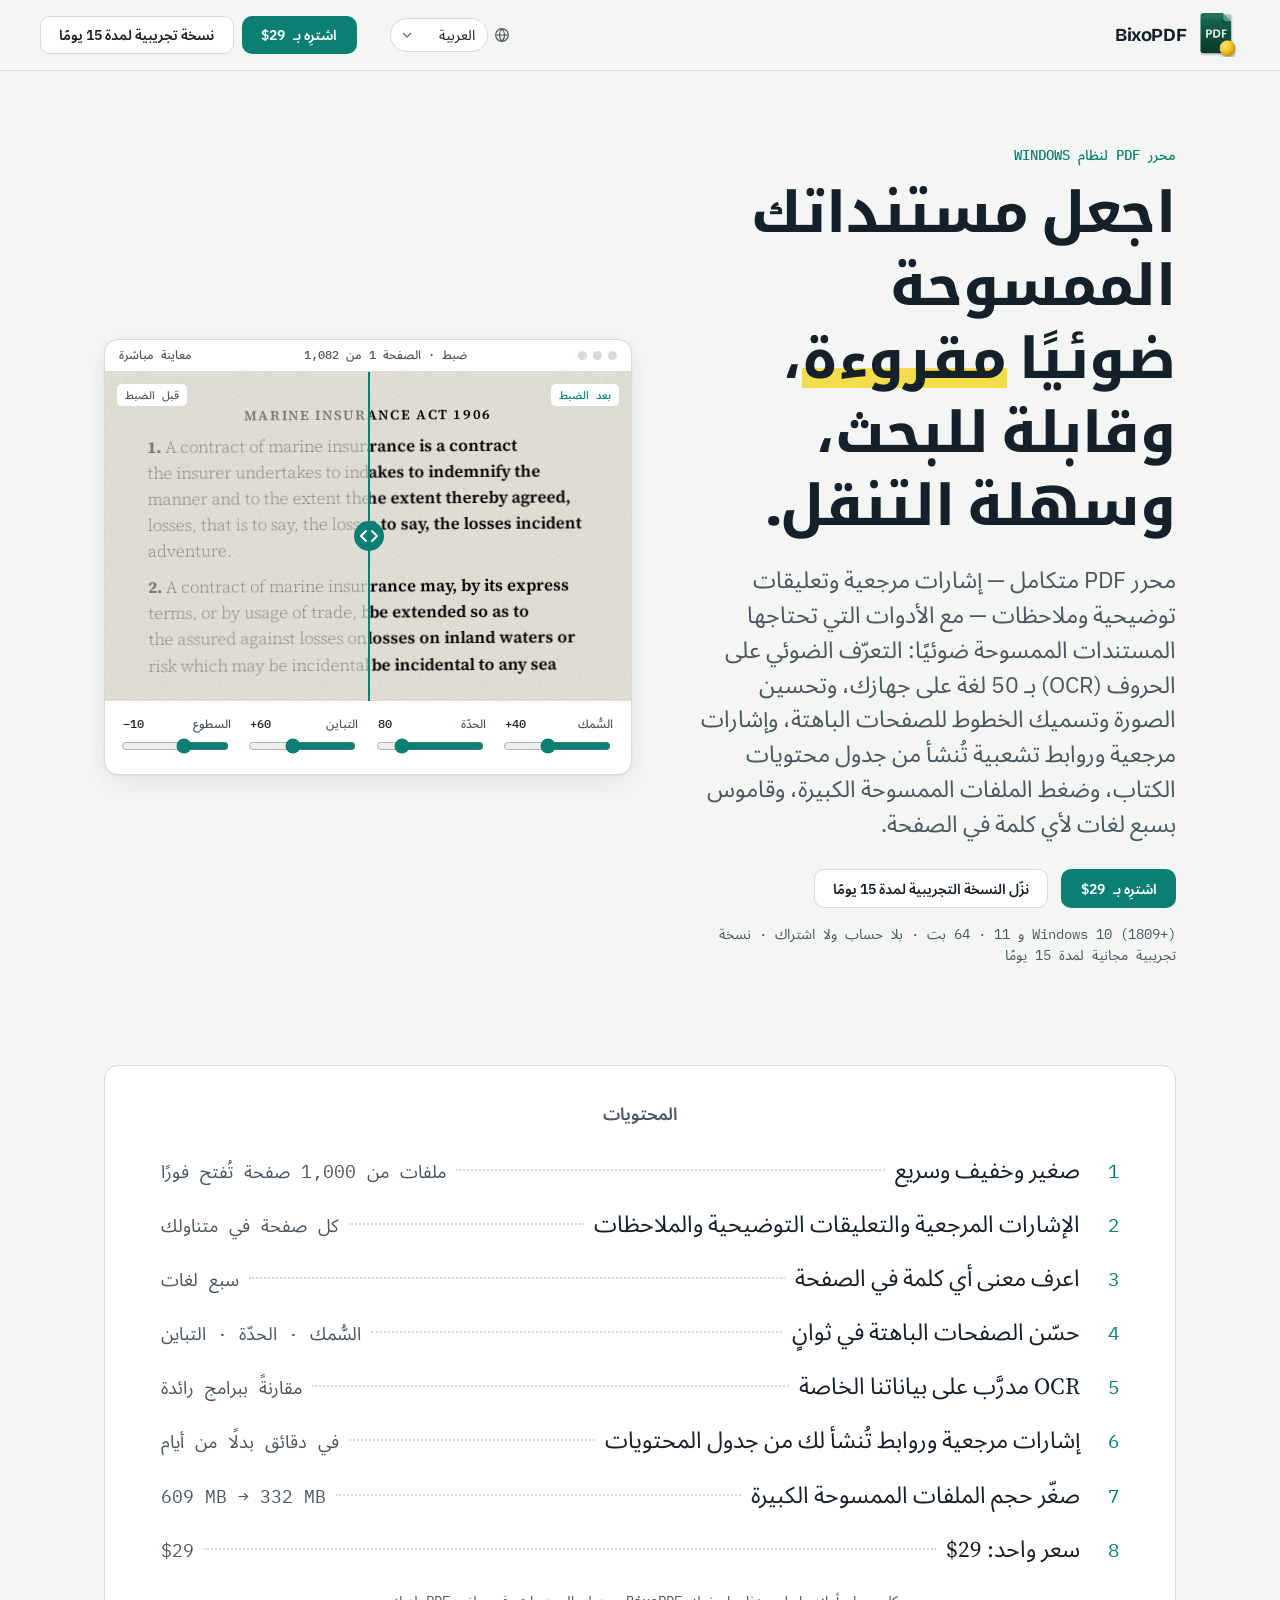
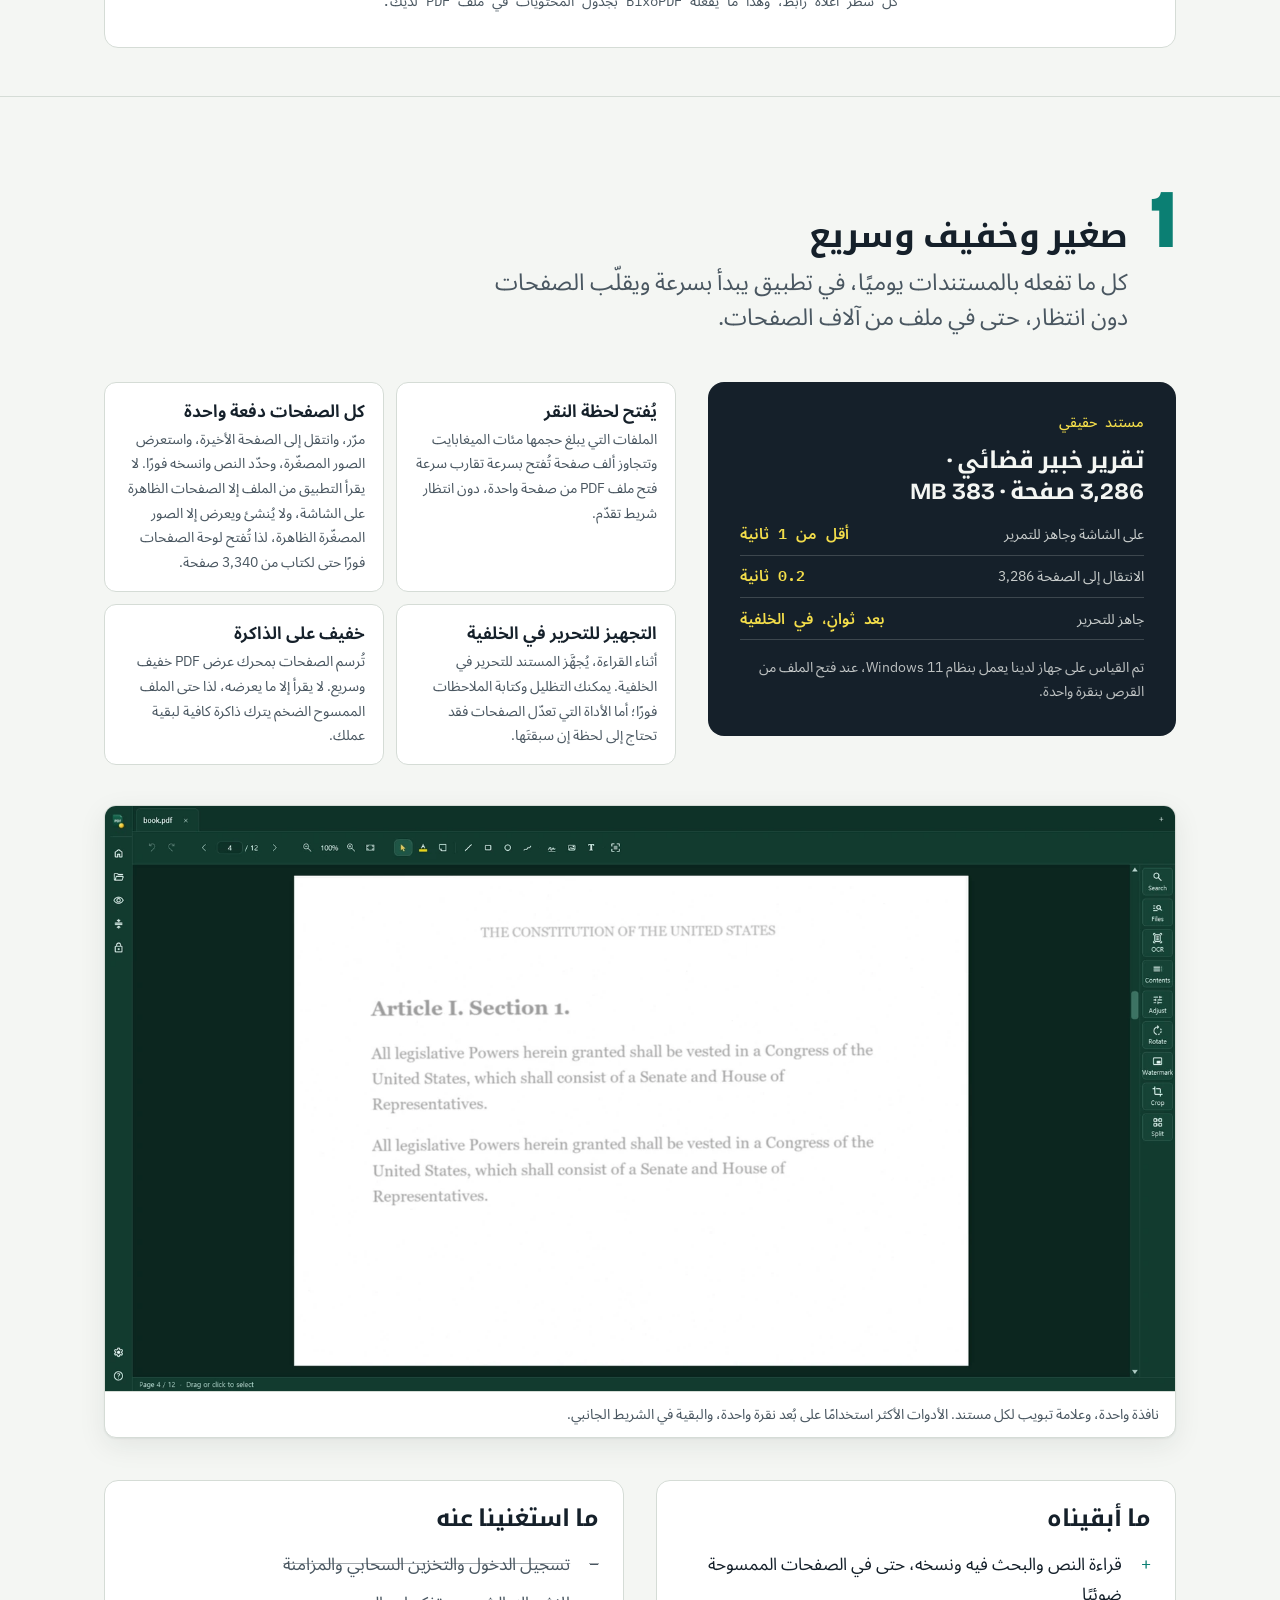
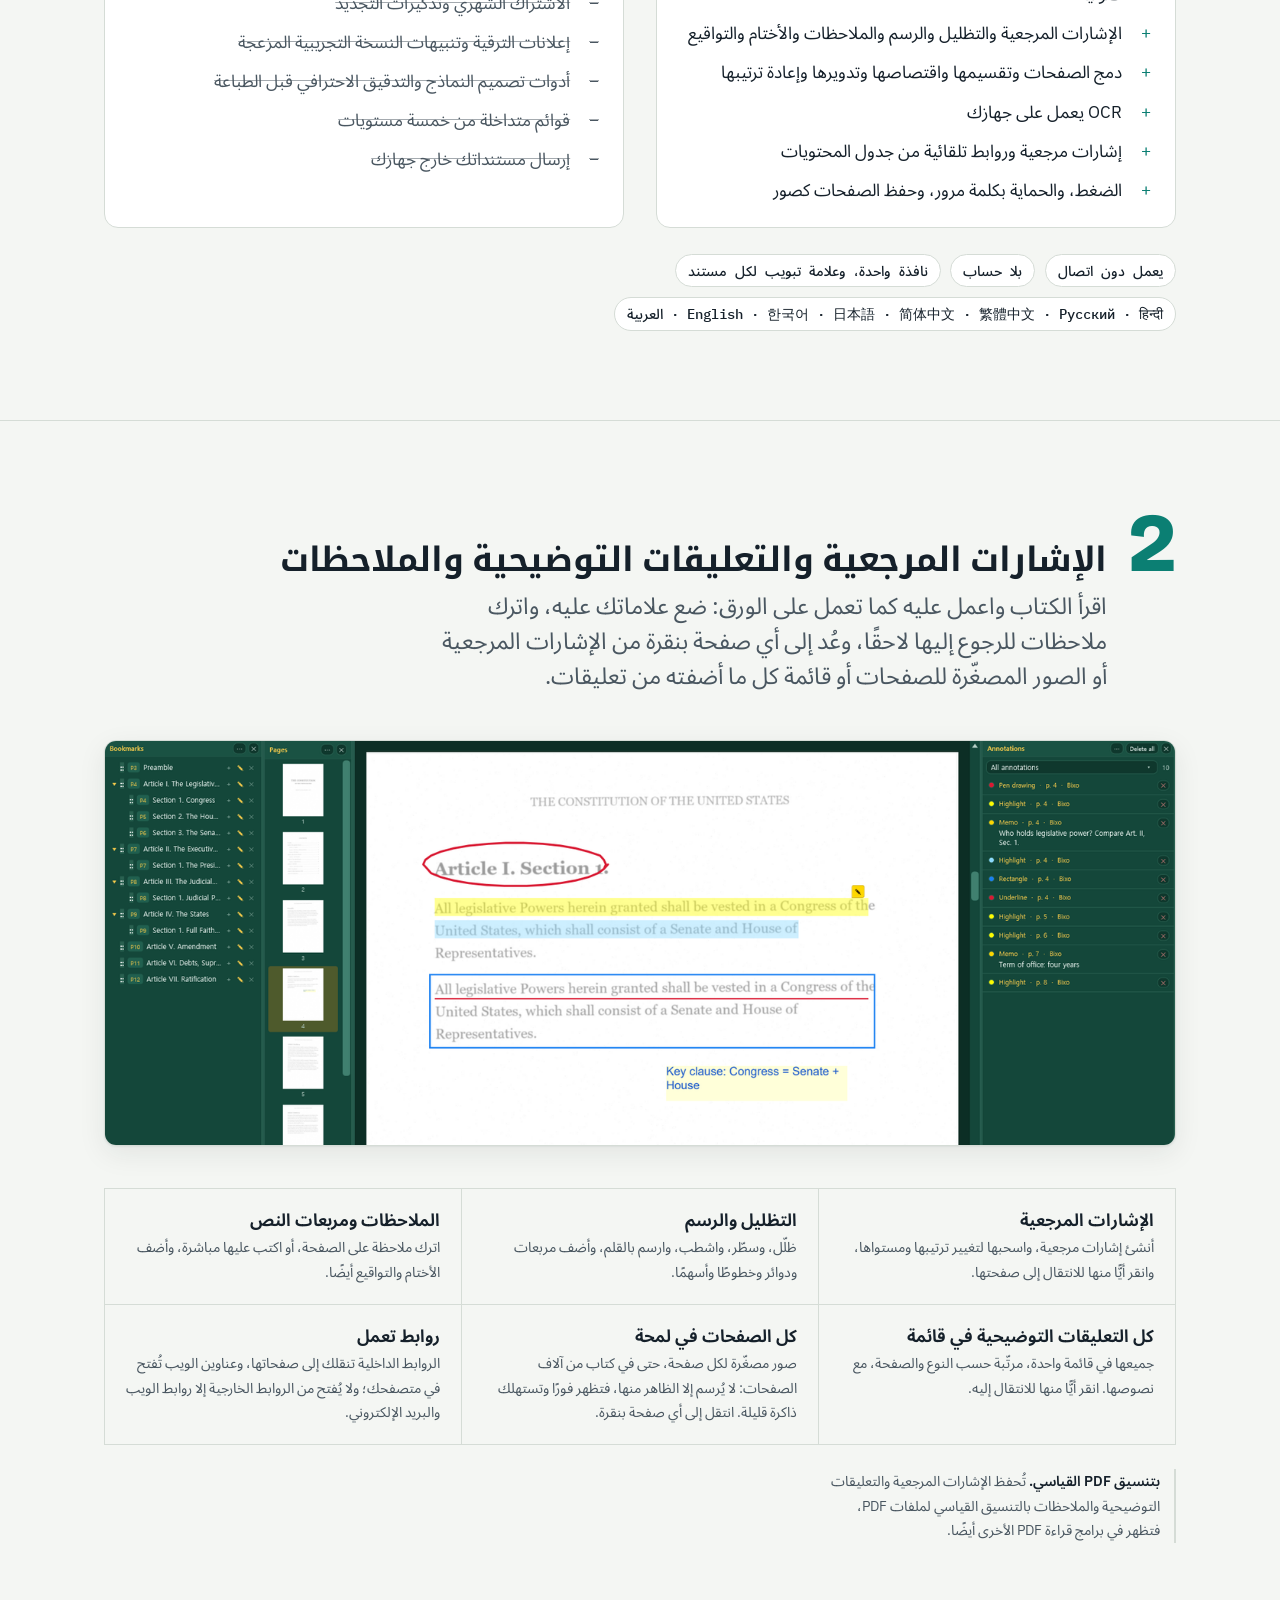
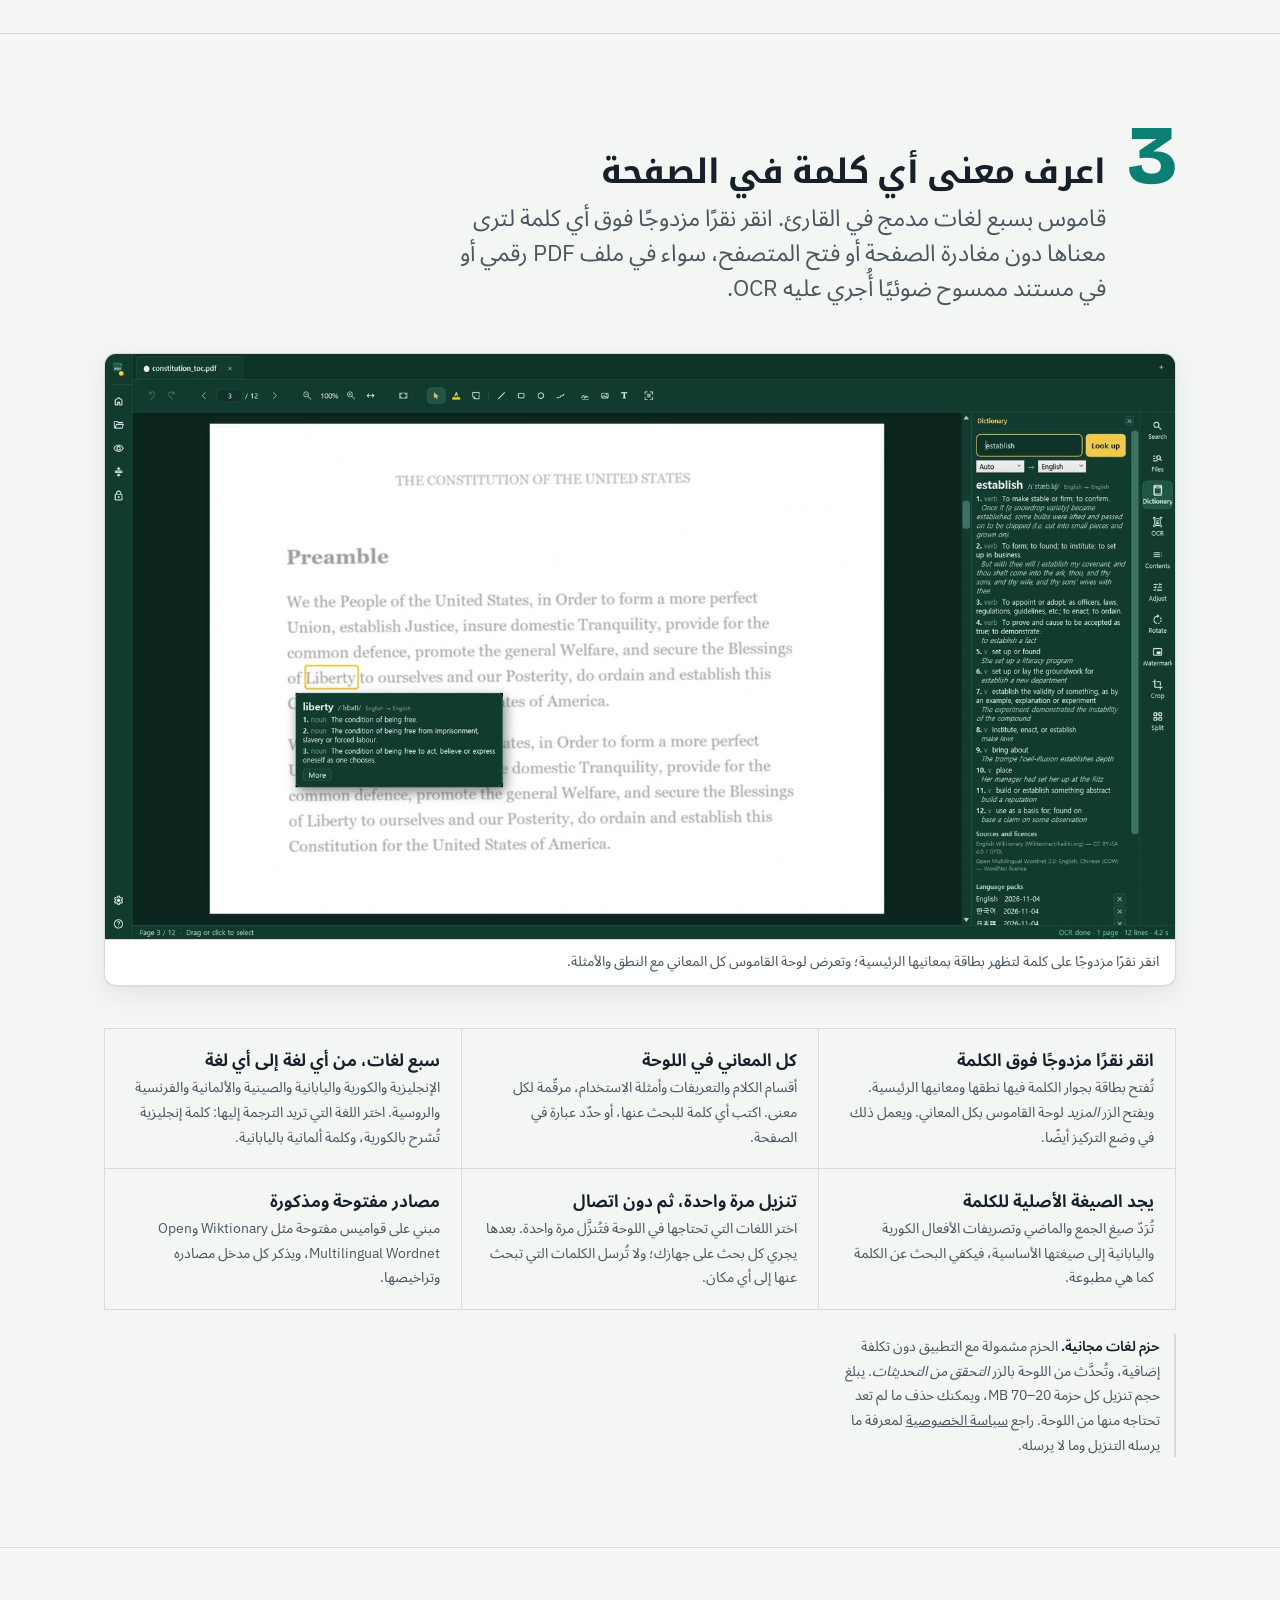
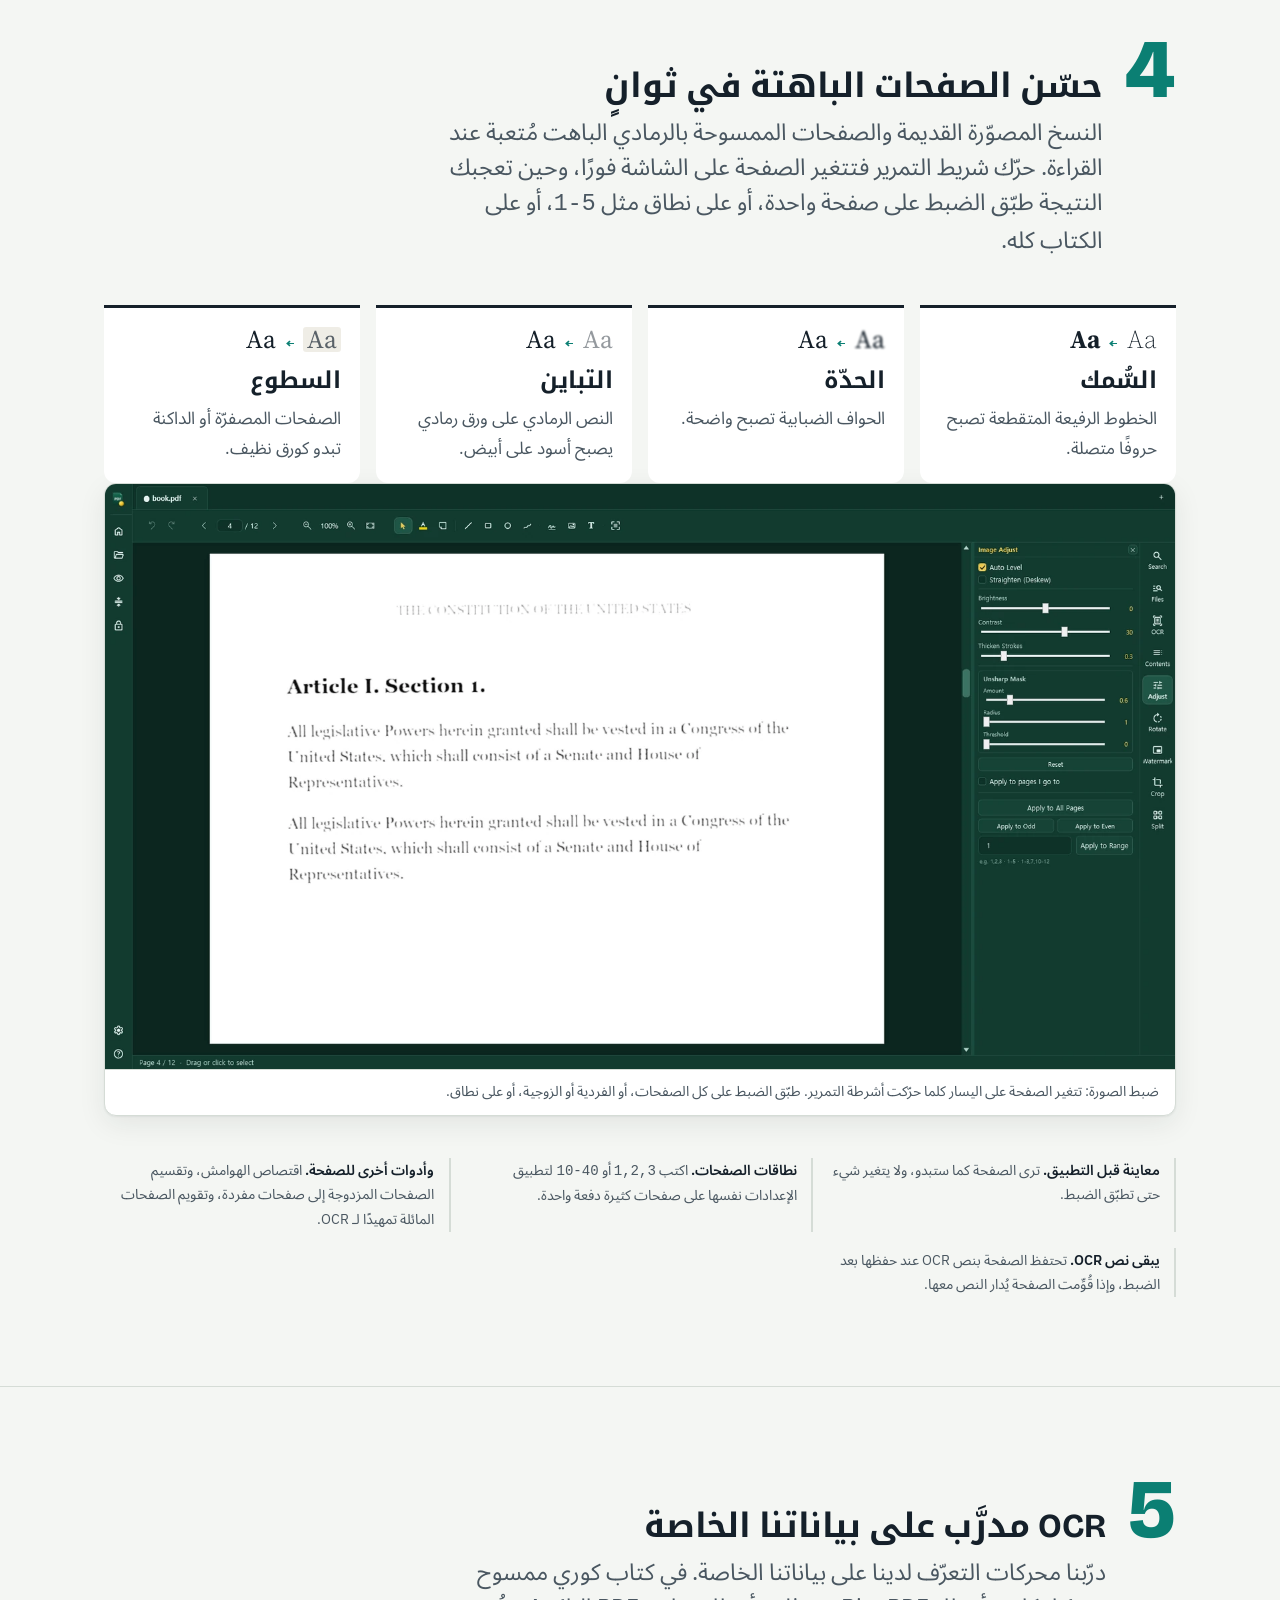
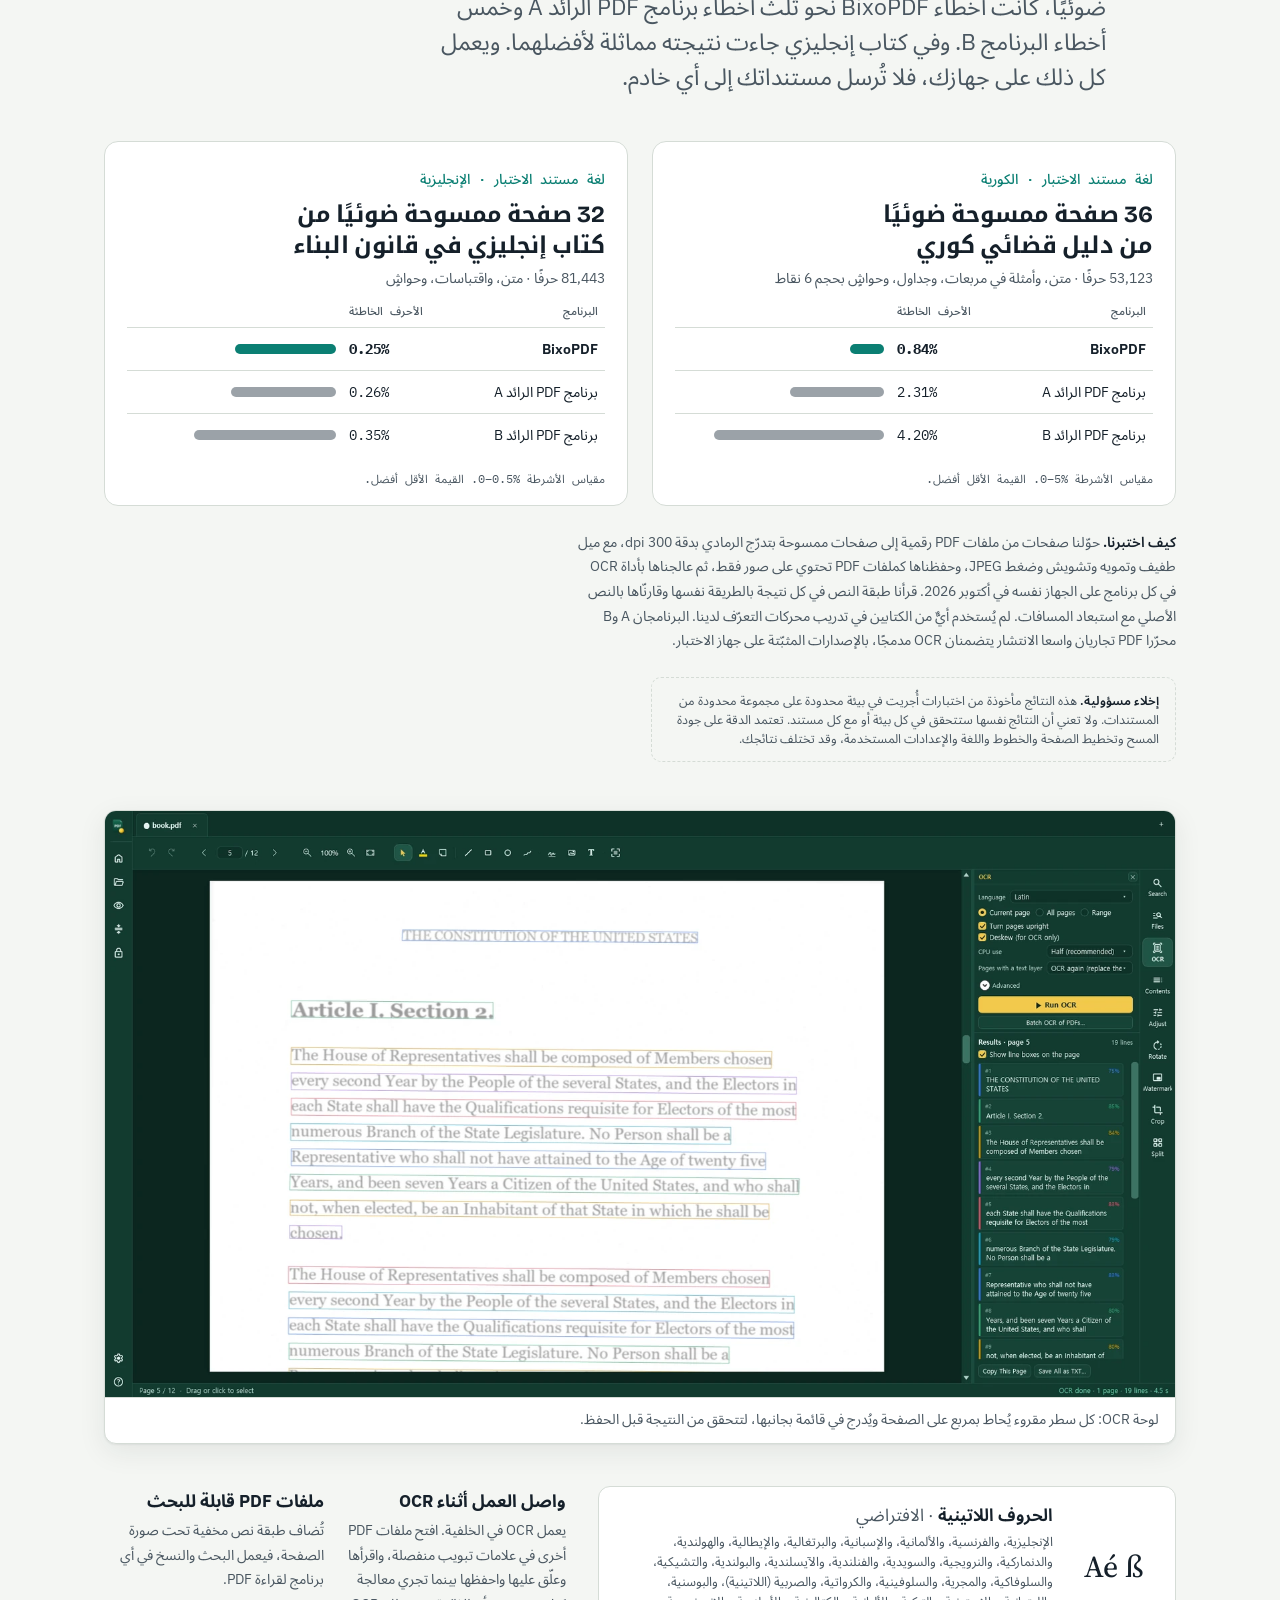
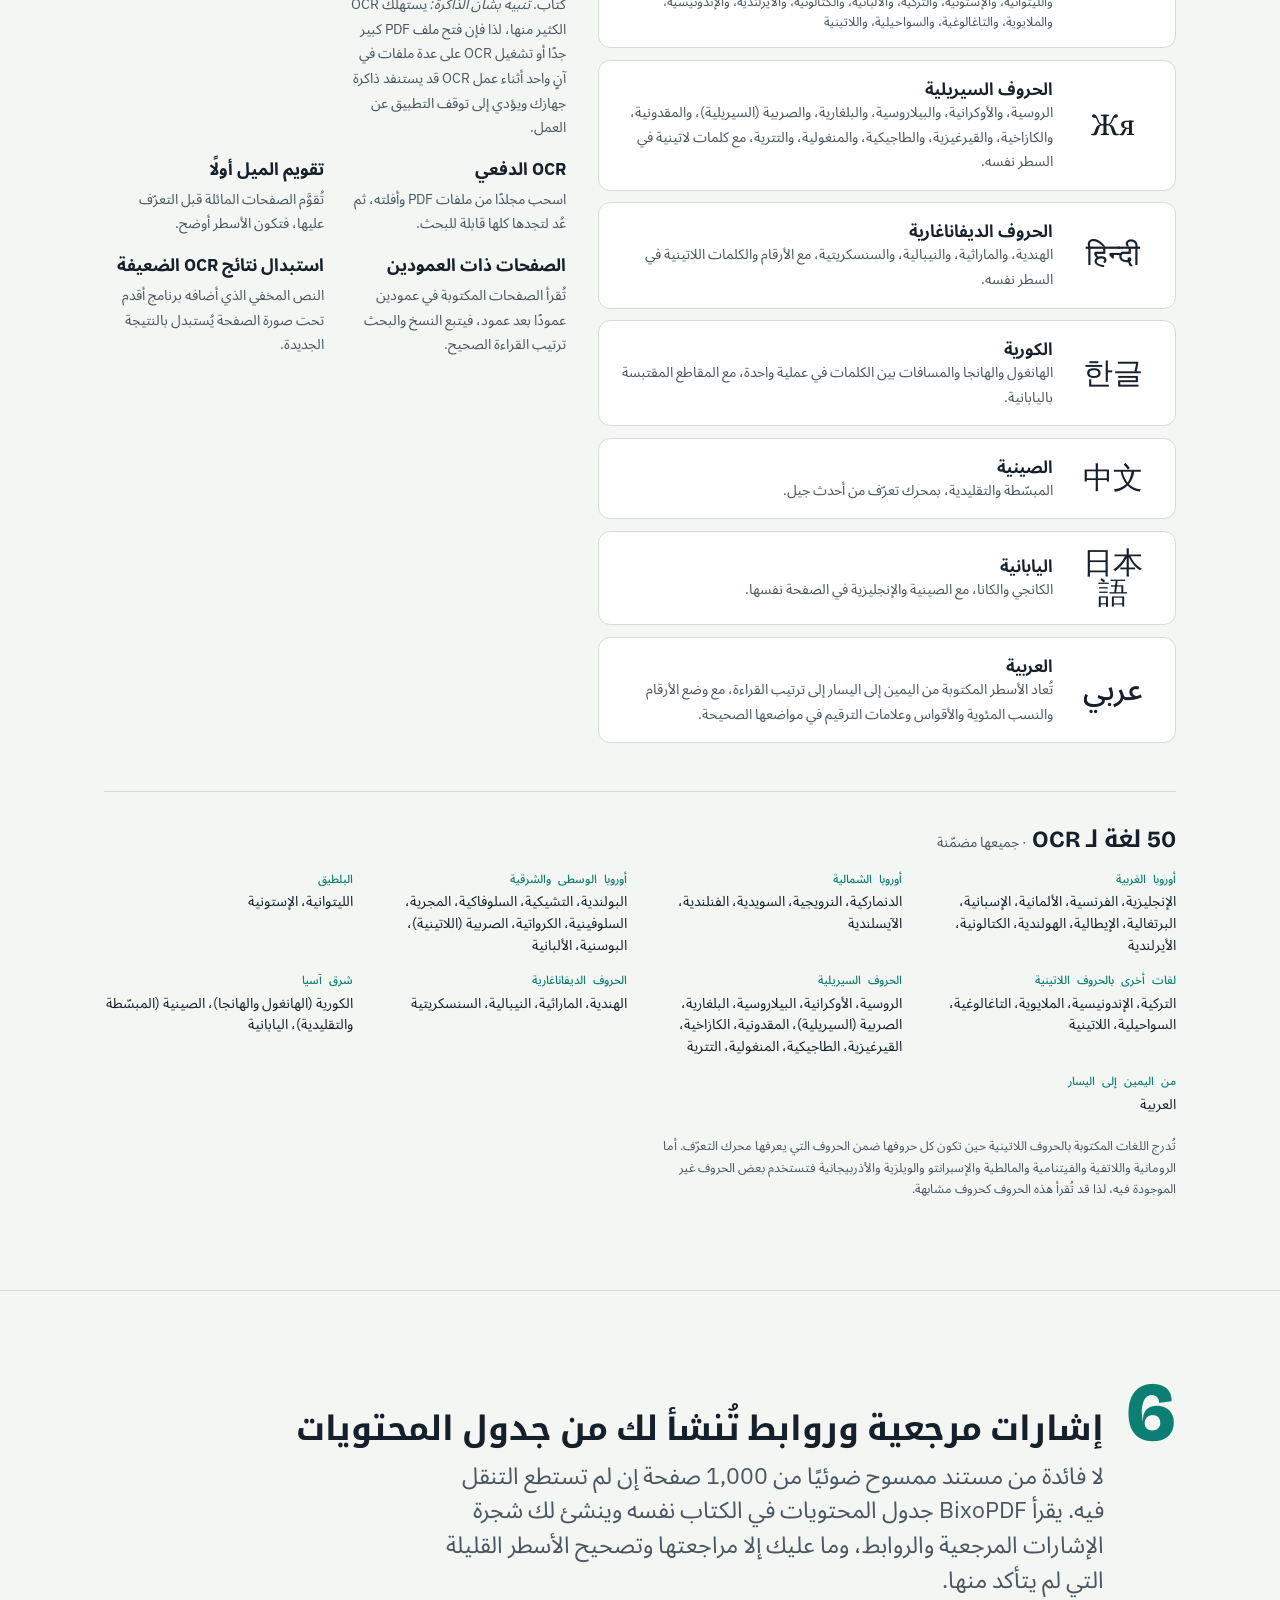
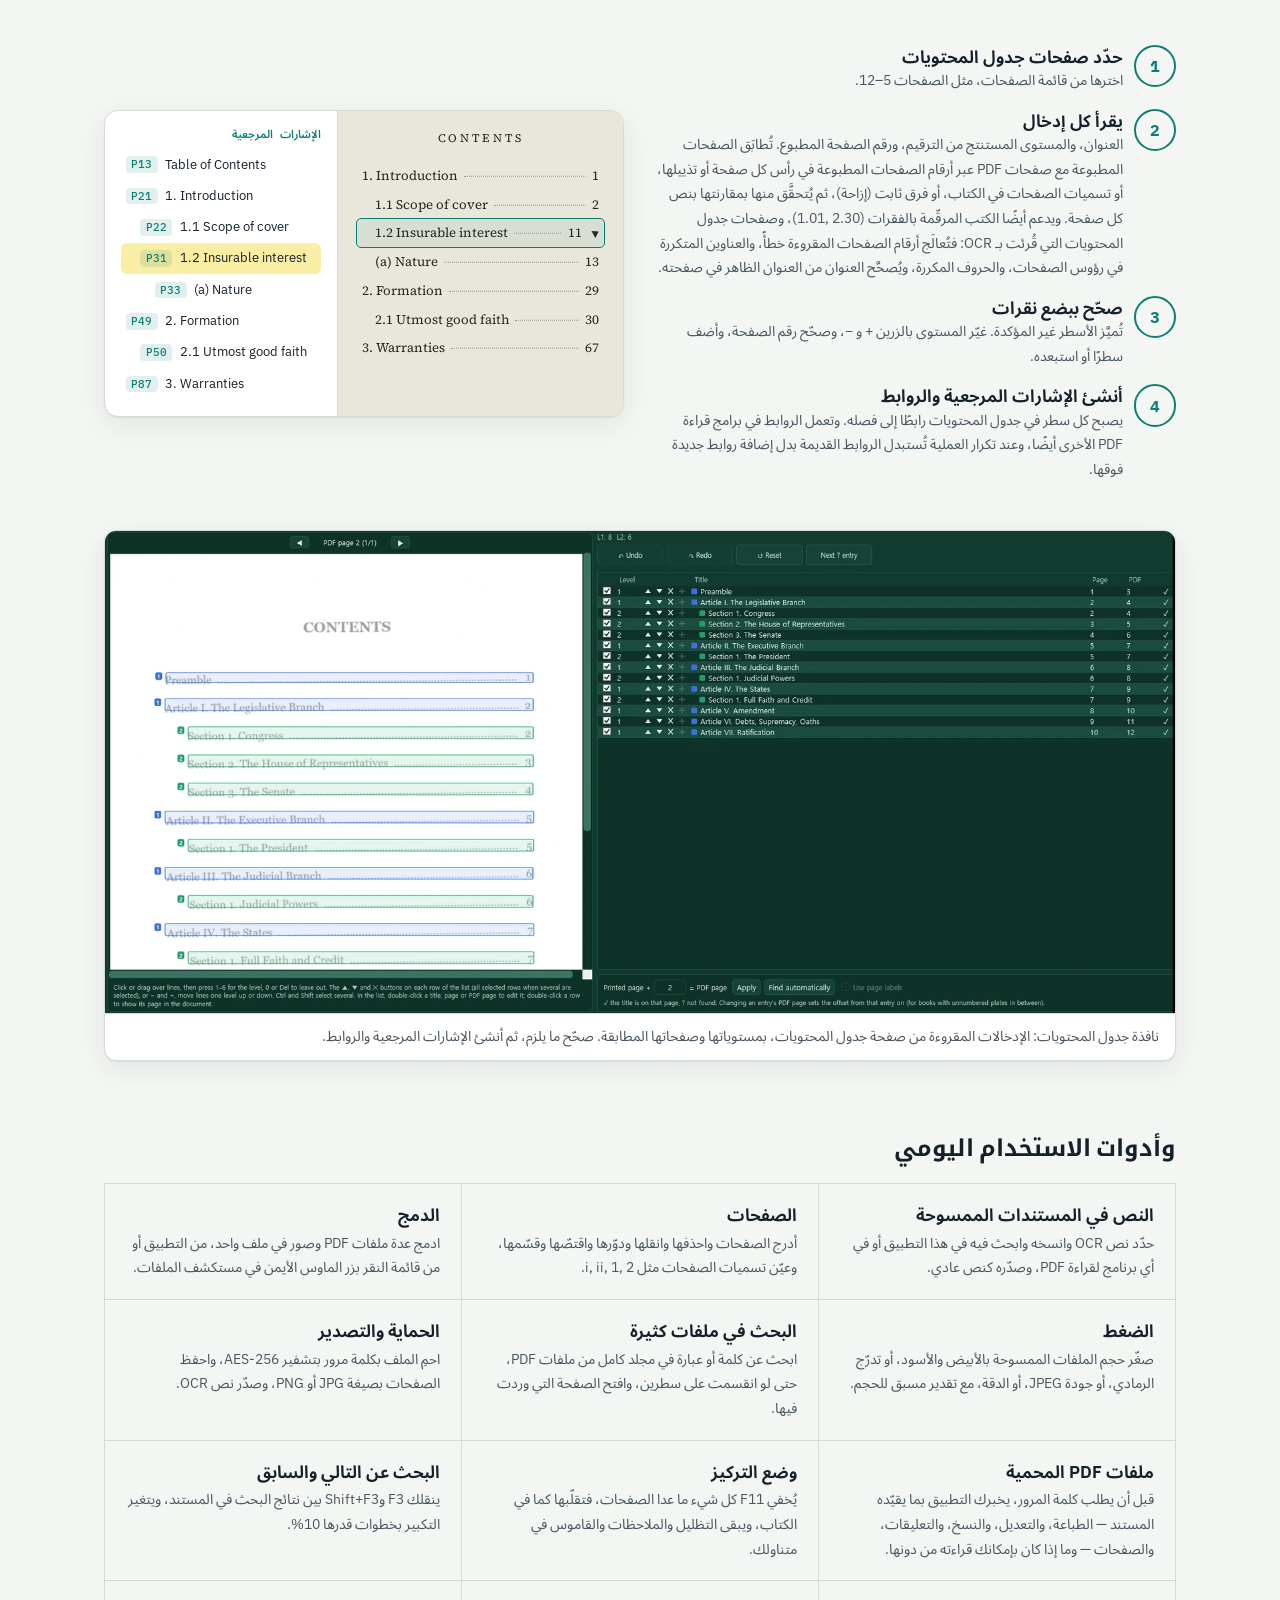
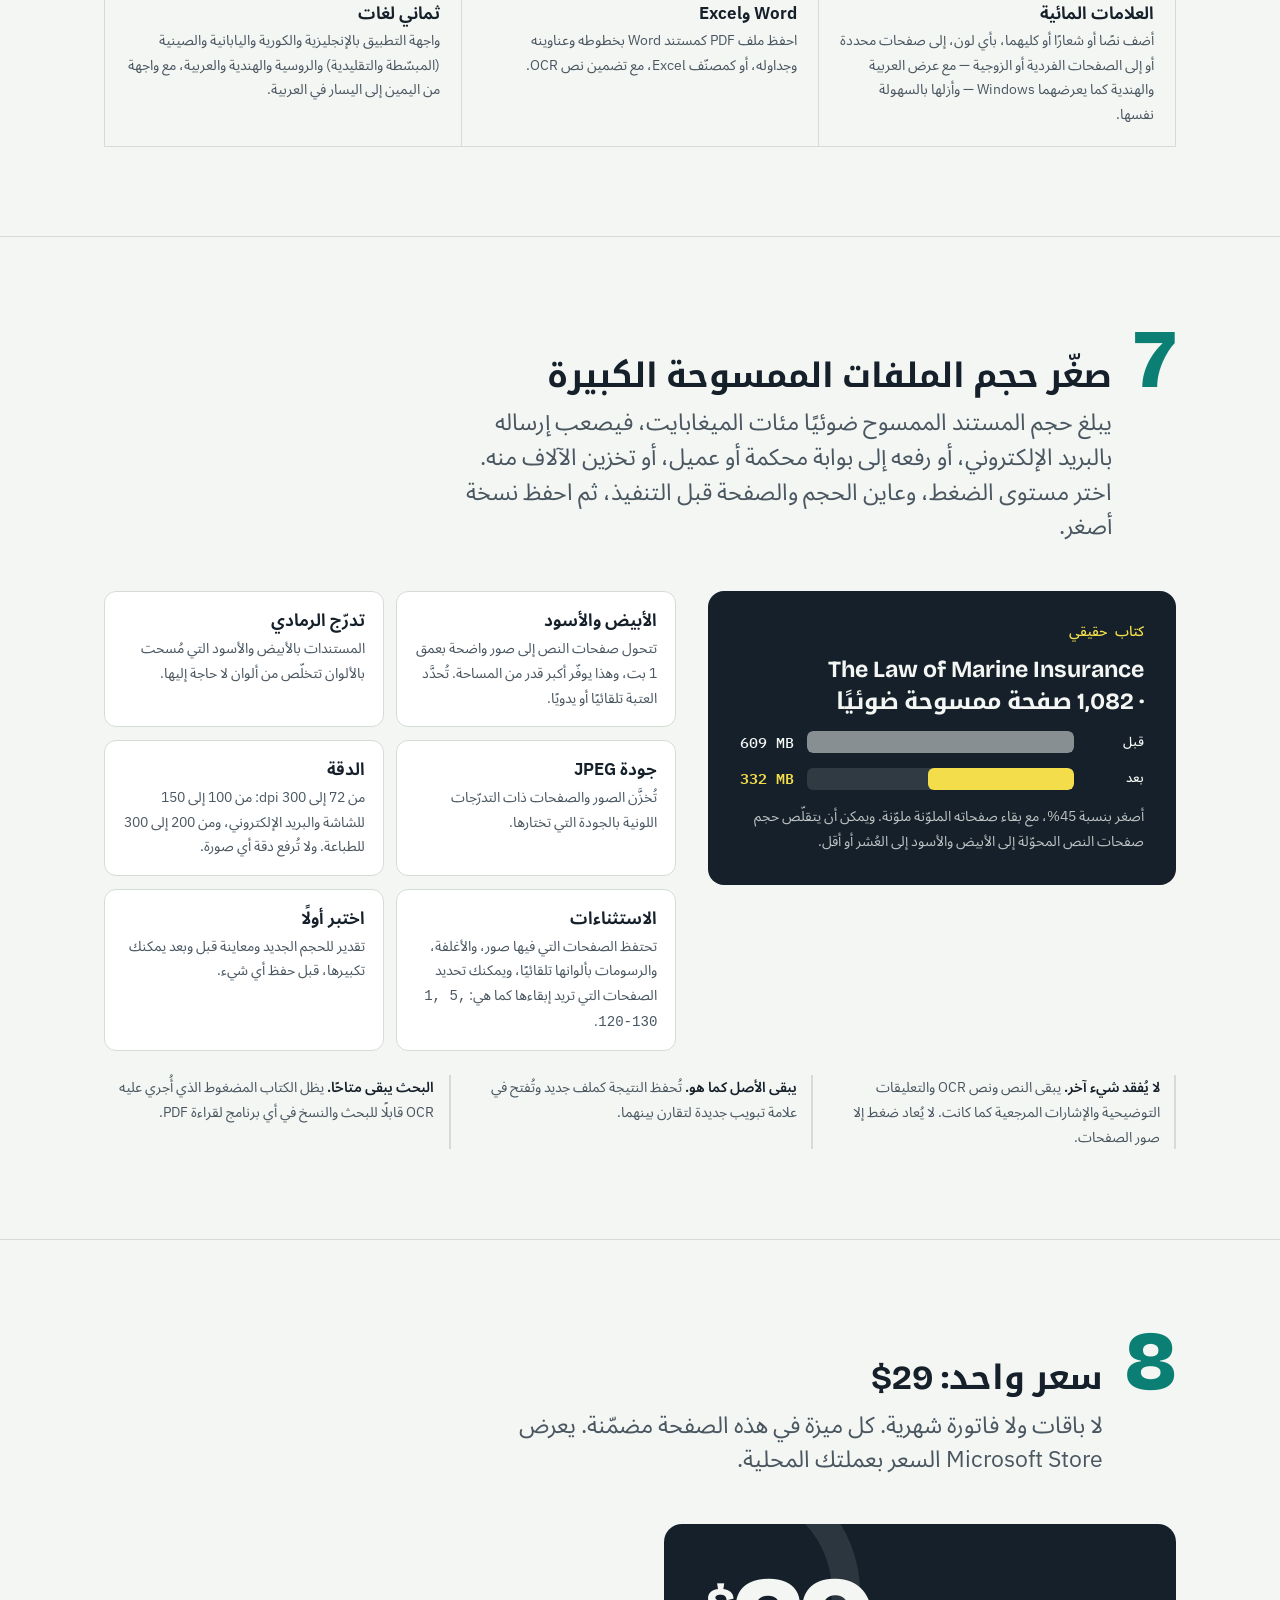
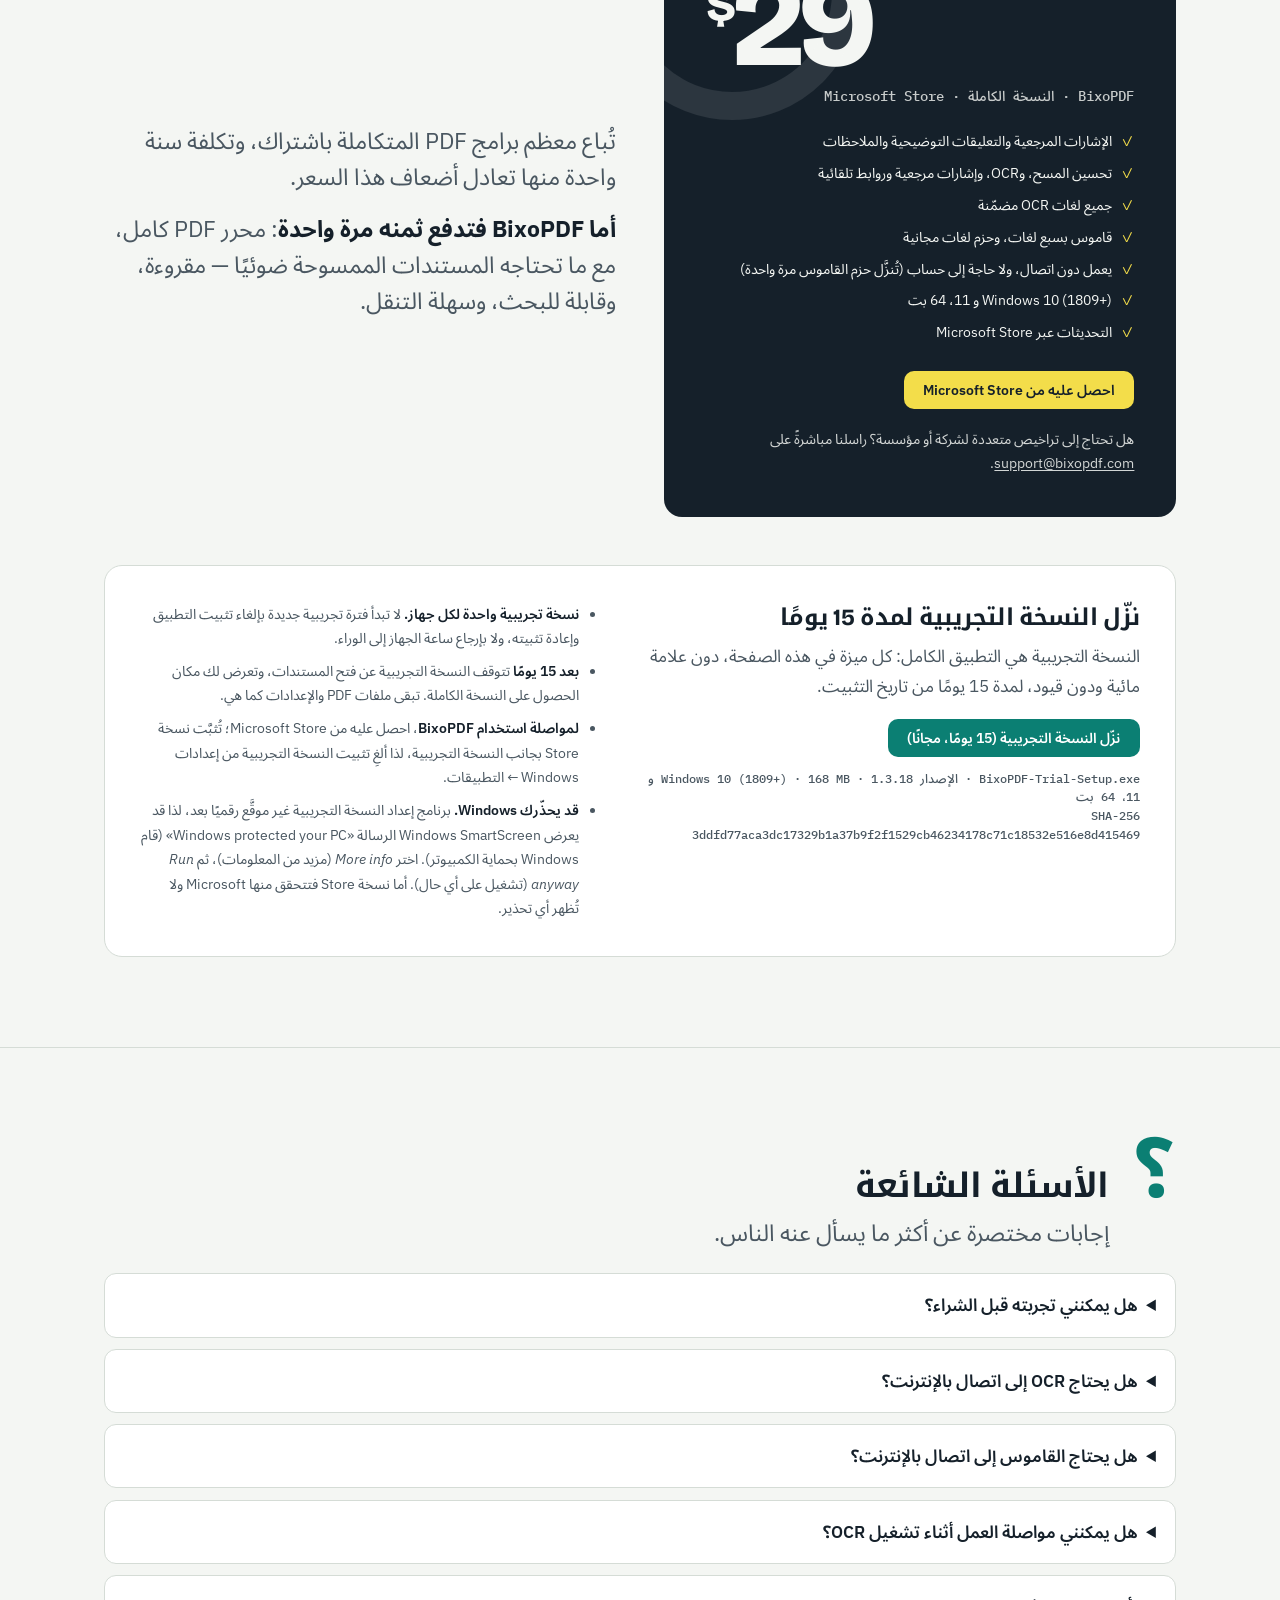
<file: ar/index.html>
<!doctype html>
<html lang="ar" dir="rtl">
<head>
<meta charset="utf-8">
<meta name="viewport" content="width=device-width, initial-scale=1, viewport-fit=cover">
<title>BixoPDF</title>
<meta name="description" content="محرر PDF متكامل للإشارات المرجعية والتعليقات التوضيحية والملاحظات، مع كل ما تحتاجه المستندات الممسوحة ضوئيًا: OCR بـ 50 لغة يعمل على جهازك، وتحسين جودة المسح، وإشارات مرجعية وروابط تُنشأ من جدول المحتويات، وقاموس بسبع لغات. بسعر $29 على Microsoft Store، مع نسخة تجريبية مجانية لمدة 15 يومًا.">
<meta name="naver-site-verification" content="c8dbab2af9d2878ce91f82f38f2d15165c487e68" />
<link rel="canonical" href="https://www.bixopdf.com/ar/">
<link rel="alternate" hreflang="en" href="https://www.bixopdf.com/">
<link rel="alternate" hreflang="ko" href="https://www.bixopdf.com/ko/">
<link rel="alternate" hreflang="ja" href="https://www.bixopdf.com/ja/">
<link rel="alternate" hreflang="ru" href="https://www.bixopdf.com/ru/">
<link rel="alternate" hreflang="ar" href="https://www.bixopdf.com/ar/">
<link rel="alternate" hreflang="hi" href="https://www.bixopdf.com/hi/">
<link rel="alternate" hreflang="x-default" href="https://www.bixopdf.com/">
<link rel="icon" type="image/png" sizes="32x32" href="../favicon-32.png">
<link rel="icon" type="image/png" sizes="192x192" href="../favicon-192.png">
<link rel="apple-touch-icon" href="../apple-touch-icon.png">
<meta property="og:type" content="website">
<meta property="og:title" content="BixoPDF — اجعل مستنداتك الممسوحة ضوئيًا مقروءة">
<meta property="og:description" content="محرر PDF صغير الحجم وسريع لنظام Windows: يحسّن الصفحات الممسوحة الباهتة، ويُجري OCR على جهازك، وينشئ الإشارات المرجعية من جدول المحتويات. $29.">
<meta property="og:url" content="https://www.bixopdf.com/ar/">
<meta property="og:image" content="https://www.bixopdf.com/og-image.png">
<meta name="twitter:card" content="summary_large_image">
<link rel="preconnect" href="https://fonts.googleapis.com">
<link rel="preconnect" href="https://fonts.gstatic.com" crossorigin>
<link rel="stylesheet" href="https://fonts.googleapis.com/css2?family=Bricolage+Grotesque:opsz,wght@12..96,400..800&family=IBM+Plex+Sans:ital,wght@0,400;0,500;0,600;1,400&family=IBM+Plex+Mono:wght@400;500&family=Source+Serif+4:opsz,wght@8..60,200..900&family=Noto+Sans+Arabic:wght@400;500;700&family=Noto+Kufi+Arabic:wght@400;600;700;800&display=swap">
<style>
/* Layout: a scanned book's own furniture — a contents page with dot leaders as the navigation,
   numbered sections, and a live "before / after" scan as the opening. Paper-white with ink, one
   scanner-teal accent and a highlighter yellow kept for OCR marks. */
:root {
  --paper: #f4f6f3;
  --sheet: #ffffff;
  --ink: #15202a;
  --ink-soft: #4a5761;
  --rule: #d5dcd6;
  --accent: #0b7f73;
  --accent-ink: #ffffff;
  --mark: #f3dd4a;
  --mark-ink: #15202a;
  --scan-bg: #e9e6dc;
  --scan-ink: #5e5a52;
  --scan-fixed: #17150f;
  --shadow: 0 1px 2px rgba(21,32,42,.06), 0 8px 28px rgba(21,32,42,.08);

  --f-display: "Bricolage Grotesque", "Noto Kufi Arabic", "Segoe UI", system-ui, sans-serif;
  --f-body: "IBM Plex Sans", "Noto Sans Arabic", "Segoe UI", system-ui, sans-serif;
  --f-mono: "IBM Plex Mono", "Noto Sans Arabic", ui-monospace, Consolas, monospace;
  --f-book: "Source Serif 4", "Noto Sans Arabic", Georgia, "Times New Roman", serif;

  --step--1: clamp(.82rem, .8rem + .1vw, .88rem);
  --step-0: clamp(1rem, .96rem + .2vw, 1.08rem);
  --step-1: clamp(1.2rem, 1.1rem + .5vw, 1.45rem);
  --step-2: clamp(1.5rem, 1.3rem + 1vw, 2.1rem);
  --step-3: clamp(2.1rem, 1.6rem + 2.4vw, 3.6rem);
  --wrap: 72rem;
}
@media (prefers-color-scheme: dark) {
  :root:not([data-theme="light"]) {
    --paper: #0f1519; --sheet: #172027; --ink: #e5ebe7; --ink-soft: #a3b0b4; --rule: #2a363d;
    --accent: #38c2b0; --accent-ink: #062521; --mark: #e2cf4a; --mark-ink: #15202a;
    --scan-bg: #d9d5c9; --scan-ink: #5e5a52;
    --shadow: 0 1px 2px rgba(0,0,0,.3), 0 10px 30px rgba(0,0,0,.35);
    color-scheme: dark;
  }
}
:root[data-theme="dark"] {
  --paper: #0f1519; --sheet: #172027; --ink: #e5ebe7; --ink-soft: #a3b0b4; --rule: #2a363d;
  --accent: #38c2b0; --accent-ink: #062521; --mark: #e2cf4a; --mark-ink: #15202a;
  --scan-bg: #d9d5c9; --scan-ink: #5e5a52;
  --shadow: 0 1px 2px rgba(0,0,0,.3), 0 10px 30px rgba(0,0,0,.35);
  color-scheme: dark;
}

* { box-sizing: border-box; }
html { scroll-behavior: smooth; }
@media (prefers-reduced-motion: reduce) { html { scroll-behavior: auto; } * { transition: none !important; } }
body {
  margin: 0; background: var(--paper); color: var(--ink);
  font: 400 var(--step-0)/1.6 var(--f-body);
  -webkit-font-smoothing: antialiased;
}
a { color: inherit; }
a:focus-visible, button:focus-visible, input:focus-visible { outline: 3px solid var(--accent); outline-offset: 3px; border-radius: 4px; }
h1, h2, h3 { font-family: var(--f-display); line-height: 1.08; letter-spacing: -.015em; text-wrap: balance; margin: 0; }
p { margin: 0; }
.wrap { max-width: var(--wrap); margin-inline: auto; padding-inline: clamp(16px, 4vw, 40px); }
.eyebrow { font: 500 var(--step--1)/1.2 var(--f-mono); letter-spacing: .08em; text-transform: uppercase; color: var(--accent); }
.muted { color: var(--ink-soft); }

/* ── Header ── */
.top { position: sticky; top: env(safe-area-inset-top, 0px); z-index: 10; background: color-mix(in srgb, var(--paper) 88%, transparent); backdrop-filter: blur(10px); border-bottom: 1px solid var(--rule); }
.top .wrap { display: flex; align-items: center; gap: 1.5rem; padding-block: .8rem; }
.brand { display: flex; align-items: center; gap: .6rem; text-decoration: none; font: 700 1.15rem/1 var(--f-display); letter-spacing: -.02em; }
.brand svg { width: 28px; height: 28px; flex: none; }
.brand img { width: 44px; height: 44px; flex: none; }
.shot { margin: 0 0 clamp(1.8rem, 4vw, 2.6rem); border: 1px solid var(--rule); border-radius: 12px; overflow: hidden; background: var(--sheet); box-shadow: var(--shadow); }
.shot img { display: block; width: 100%; height: auto; }
.shot figcaption { padding: .6rem 1rem .7rem; font-size: var(--step--1); color: var(--ink-soft); border-top: 1px solid var(--rule); }
.brand small { font: 500 .72rem/1 var(--f-mono); color: var(--ink-soft); letter-spacing: .04em; }
.top nav { display: flex; gap: 1.4rem; margin-inline-start: auto; font-size: var(--step--1); }
.top nav a { text-decoration: none; color: var(--ink-soft); white-space: nowrap; }
.top nav a:hover { color: var(--ink); }
.btn { display: inline-flex; align-items: center; gap: .5rem; padding: .7rem 1.15rem; border-radius: 10px; font: 600 var(--step--1)/1 var(--f-body); text-decoration: none; border: 1px solid transparent; cursor: pointer; white-space: nowrap; }
.btn-primary { background: var(--accent); color: var(--accent-ink); }
.btn-primary:hover { filter: brightness(1.08); }
.btn-ghost { border-color: var(--rule); color: var(--ink); background: var(--sheet); }
.btn-ghost:hover { border-color: var(--ink-soft); }
.top-ctas { display: flex; gap: .5rem; margin-inline-start: 1.4rem; }
.top-ctas .short { display: none; }
.lang-pick { display: flex; align-items: center; gap: .35rem; margin-inline-start: 1.2rem; color: var(--ink-soft); }
.lang-pick svg { flex: none; }
.lang-pick select { appearance: none; -webkit-appearance: none; font: inherit; font-size: var(--step--1); color: var(--ink); background-color: var(--sheet); background-image: url("data:image/svg+xml,%3Csvg xmlns='http://www.w3.org/2000/svg' width='10' height='6'%3E%3Cpath d='M1 1l4 4 4-4' fill='none' stroke='%23707b82' stroke-width='1.5'/%3E%3C/svg%3E"); background-repeat: no-repeat; background-position: right .7rem center; border: 1px solid var(--rule); border-radius: 999px; padding: .42rem 1.9rem .42rem .8rem; cursor: pointer; line-height: 1.3; }
[dir="rtl"] .lang-pick select { background-position: left .7rem center; padding: .42rem .8rem .42rem 1.9rem; }
.lang-pick select:hover { border-color: var(--ink-soft); }
.lang-pick select:focus-visible { outline: 2px solid var(--accent); outline-offset: 2px; }
.top .lang-pick + .top-ctas { margin-inline-start: .6rem !important; }
.top .wrap:has(.lang-pick) { max-width: 86rem; }
@media (max-width: 1360px) { .top nav { display: none; } .lang-pick { margin-inline-start: auto; } }
@media (max-width: 520px) { .top .wrap { gap: .6rem; } .brand span { display: none; } }
@media (max-width: 520px) { .lang-pick svg { display: none; } .lang-pick select { padding: .5rem 1.5rem .5rem .55rem; background-position: right .5rem center; } [dir="rtl"] .lang-pick select { padding: .5rem .55rem .5rem 1.5rem; background-position: left .5rem center; } }
@media (max-width: 1320px) { .top nav { gap: .9rem; } .top-ctas { margin-inline-start: 1rem; } }
@media (max-width: 1200px) { .top nav { display: none; } .top-ctas { margin-inline-start: auto; } }
@media (max-width: 680px) { .top-ctas .long { display: none; } .top-ctas .short { display: inline; } .top-ctas .btn { padding: .6rem .8rem; } }
@media (max-width: 400px) { .top .wrap { gap: .45rem; } .brand img { width: 36px; height: 36px; } .top-ctas { gap: .35rem; } .top-ctas .btn { padding: .55rem .6rem; } .top .lang-pick + .top-ctas { margin-inline-start: .35rem !important; } .lang-pick select, [dir="rtl"] .lang-pick select { padding-inline: .45rem 1.35rem; } }
@media (max-width: 370px) { .top-ctas .btn { padding: .5rem .45rem; font-size: .88rem; } .lang-pick select, [dir="rtl"] .lang-pick select { font-size: .82rem; padding-inline: .4rem 1.2rem; } .lang-pick select { background-position: right .4rem center; } [dir="rtl"] .lang-pick select { background-position: left .4rem center; } }

/* ── Hero ── */
.hero { padding-block: clamp(2.5rem, 6vw, 5rem) clamp(2rem, 4vw, 3.5rem); }
.hero .wrap { display: grid; grid-template-columns: minmax(0, 1fr) minmax(0, 1.1fr); gap: clamp(2rem, 5vw, 4rem); align-items: center; }
.hero h1 { font-size: var(--step-3); font-weight: 750; }
.hero h1 em { font-style: normal; background: linear-gradient(transparent 62%, var(--mark) 62%, var(--mark) 92%, transparent 92%); color: inherit; }
.hero .lede { margin-top: 1.2rem; font-size: var(--step-1); line-height: 1.5; color: var(--ink-soft); max-width: 34rem; }
.hero .ctas { display: flex; flex-wrap: wrap; gap: .8rem; margin-top: 1.8rem; }
.hero .fine { margin-top: 1rem; font: 400 var(--step--1)/1.5 var(--f-mono); color: var(--ink-soft); }
@media (max-width: 900px) { .hero .wrap { grid-template-columns: minmax(0, 1fr); } }

/* The live scan */
.scan { background: var(--sheet); border: 1px solid var(--rule); border-radius: 14px; box-shadow: var(--shadow); overflow: hidden; }
.scan-bar { display: flex; align-items: center; justify-content: space-between; gap: 1rem; padding: .6rem .9rem; border-bottom: 1px solid var(--rule); font: 500 .75rem/1 var(--f-mono); color: var(--ink-soft); }
.scan-bar .dots { display: flex; gap: 6px; }
.scan-bar .dots i { width: 9px; height: 9px; border-radius: 50%; background: var(--rule); display: block; }
.stage { position: relative; aspect-ratio: 16 / 10; max-width: 100%; background: var(--scan-bg); overflow: hidden; user-select: none; }
.page { position: absolute; inset: 0; padding: 7% 8%; background-color: var(--scan-bg);
  background-image: url("data:image/svg+xml;utf8,<svg xmlns='http://www.w3.org/2000/svg' width='160' height='160'><filter id='n'><feTurbulence type='fractalNoise' baseFrequency='.9' numOctaves='2' stitchTiles='stitch'/><feColorMatrix values='0 0 0 0 0  0 0 0 0 0  0 0 0 0 0  0 0 0 .09 0'/></filter><rect width='160' height='160' filter='url(%23n)'/></svg>"); }
.page .run { font-family: var(--f-book); color: var(--scan-ink); font-size: clamp(.78rem, .55rem + 1vw, 1.05rem); line-height: 1.55; transform: rotate(-.35deg); transform-origin: left top; }
.page .run h4 { margin: 0 0 .7em; font: 600 .82em/1.2 var(--f-book); letter-spacing: .12em; text-transform: uppercase; text-align: center; }
.page .run p + p { margin-top: .6em; }
.page .run .sec { font-weight: 700; }
.raw .run { font-weight: 260; filter: blur(.7px); opacity: .78; }
.fixed { clip-path: inset(0 0 0 var(--split, 50%)); }
.fixed .run { font-weight: var(--wght, 520); filter: blur(var(--blur, .1px)) contrast(var(--con, 1.6)) brightness(var(--bri, .9)); color: var(--scan-fixed); }
.divider { position: absolute; top: 0; bottom: 0; left: var(--split, 50%); width: 2px; background: var(--accent); pointer-events: none; }
.divider::after { content: ""; position: absolute; top: 50%; left: 50%; width: 30px; height: 30px; transform: translate(-50%, -50%); border-radius: 50%; background: var(--accent);
  background-image: url("data:image/svg+xml;utf8,<svg xmlns='http://www.w3.org/2000/svg' viewBox='0 0 30 30'><path d='M12 10l-5 5 5 5M18 10l5 5-5 5' fill='none' stroke='white' stroke-width='2' stroke-linecap='round' stroke-linejoin='round'/></svg>"); }
.tag { position: absolute; top: .7rem; font: 500 .68rem/1 var(--f-mono); letter-spacing: .06em; text-transform: uppercase; padding: .35rem .5rem; border-radius: 6px; background: var(--sheet); color: var(--ink-soft); border: 1px solid var(--rule); }
.tag.l { left: .7rem; } .tag.r { right: .7rem; color: var(--accent); }
.split-range { position: absolute; inset: 0; width: 100%; height: 100%; margin: 0; opacity: 0; cursor: ew-resize; }
.controls { display: grid; grid-template-columns: repeat(4, minmax(0, 1fr)); gap: .9rem 1.2rem; padding: 1rem 1.1rem 1.1rem; }
.controls label { display: grid; gap: .35rem; font: 500 .74rem/1.2 var(--f-mono); color: var(--ink-soft); letter-spacing: .02em; }
.controls label span { display: flex; justify-content: space-between; }
.controls output { color: var(--ink); font-variant-numeric: tabular-nums; }
input[type=range] { width: 100%; accent-color: var(--accent); }
@media (max-width: 520px) { .controls { grid-template-columns: repeat(2, minmax(0, 1fr)); } }

/* ── Contents (the page's navigation, set as a book's contents page) ── */
.contents { padding-block: clamp(1.5rem, 4vw, 3rem); }
.contents .box { background: var(--sheet); border: 1px solid var(--rule); border-radius: 14px; padding: clamp(1.2rem, 3vw, 2.2rem) clamp(1.2rem, 4vw, 3rem); }
.contents h2 { font: 600 var(--step--1)/1 var(--f-mono); letter-spacing: .3em; text-transform: uppercase; text-align: center; color: var(--ink-soft); margin-bottom: 1.2rem; }
.toc { list-style: none; margin: 0; padding: 0; display: grid; gap: .15rem; font-family: var(--f-book); font-size: var(--step-1); }
.toc a { display: flex; align-items: baseline; gap: .6rem; text-decoration: none; padding: .35rem .5rem; border-radius: 6px; }
.toc a:hover { background: color-mix(in srgb, var(--mark) 45%, transparent); }
.toc .n { font-family: var(--f-mono); font-size: .8em; color: var(--accent); min-width: 1.6em; }
.toc .t { min-width: 0; }
.toc .lead { flex: 1; border-bottom: 2px dotted var(--rule); transform: translateY(-.3em); min-width: 1.5rem; }
.toc .p { font-family: var(--f-mono); font-size: .78em; color: var(--ink-soft); white-space: nowrap; }
.contents .hint { margin-top: 1rem; text-align: center; font: 400 var(--step--1)/1.5 var(--f-mono); color: var(--ink-soft); }
@media (max-width: 520px) { .toc .p { display: none; } }

/* ── Sections ── */
section.chapter { padding-block: clamp(3rem, 7vw, 6rem); border-top: 1px solid var(--rule); scroll-margin-top: 4rem; }
.chap-head { display: grid; grid-template-columns: auto minmax(0, 1fr); gap: .3rem 1.4rem; align-items: baseline; margin-bottom: clamp(1.8rem, 4vw, 3rem); }
.chap-head .num { grid-row: span 2; font: 800 clamp(3rem, 2rem + 4vw, 5.5rem)/.8 var(--f-display); color: var(--accent); }
.chap-head h2 { font-size: var(--step-2); font-weight: 700; }
.chap-head p { max-width: 42rem; color: var(--ink-soft); font-size: var(--step-1); line-height: 1.5; }
@media (max-width: 520px) { .chap-head { grid-template-columns: minmax(0, 1fr); } .chap-head .num { grid-row: auto; } }

.two { display: grid; grid-template-columns: repeat(2, minmax(0, 1fr)); gap: clamp(1rem, 3vw, 2rem); }
@media (max-width: 760px) { .two { grid-template-columns: minmax(0, 1fr); } }

/* 1 · kept / left out */
.ledger { border: 1px solid var(--rule); border-radius: 14px; background: var(--sheet); padding: 1.4rem 1.5rem; }
.ledger h3 { font-size: var(--step-1); margin-bottom: .9rem; display: flex; align-items: center; gap: .5rem; }
.ledger ul { list-style: none; margin: 0; padding: 0; display: grid; gap: .55rem; }
.ledger li { display: grid; grid-template-columns: 1.3rem minmax(0, 1fr); gap: .5rem; }
.ledger li::before { font-family: var(--f-mono); color: var(--accent); }
.ledger.keep li::before { content: "+"; }
.ledger.drop li::before { content: "–"; color: var(--ink-soft); }
.ledger.drop li { color: var(--ink-soft); text-decoration: line-through; text-decoration-color: color-mix(in srgb, var(--ink-soft) 50%, transparent); }
.facts { display: flex; flex-wrap: wrap; gap: .6rem; margin-top: 1.6rem; }
.chip { font: 500 var(--step--1)/1 var(--f-mono); padding: .55rem .75rem; border-radius: 999px; border: 1px solid var(--rule); background: var(--sheet); }

/* 2 · enhancement */
.knobs { display: grid; grid-template-columns: repeat(4, minmax(0, 1fr)); gap: 1rem; }
.knob { padding: 1.2rem; border-top: 3px solid var(--ink); background: var(--sheet); border-radius: 0 0 12px 12px; }
.knob h3 { font-size: var(--step-1); margin-bottom: .4rem; }
.knob .sample { font-family: var(--f-book); font-size: 1.6rem; line-height: 1; margin-bottom: .8rem; display: flex; gap: .6rem; align-items: baseline; }
.knob .sample b { color: var(--accent); font-family: var(--f-mono); font-size: .9rem; }
@media (max-width: 900px) { .knobs { grid-template-columns: repeat(2, minmax(0, 1fr)); } }
@media (max-width: 460px) { .knobs { grid-template-columns: minmax(0, 1fr); } }
.note { margin-top: 1.5rem; display: grid; grid-template-columns: repeat(3, minmax(0, 1fr)); gap: 1rem; }
.note p { font-size: var(--step--1); color: var(--ink-soft); padding-inline-start: .9rem; border-inline-start: 2px solid var(--rule); }
.note b { color: var(--ink); font-weight: 600; }
@media (max-width: 760px) { .note { grid-template-columns: minmax(0, 1fr); } }

/* 3 · OCR */
.ocr-grid { display: grid; grid-template-columns: minmax(0, 1.25fr) minmax(0, 1fr); gap: clamp(1rem, 3vw, 2rem); align-items: start; }
@media (max-width: 900px) { .ocr-grid { grid-template-columns: minmax(0, 1fr); } }
.scripts { display: grid; gap: .7rem; }
.script { display: grid; grid-template-columns: 5.5rem minmax(0, 1fr); gap: 1rem; align-items: center; padding: 1rem 1.1rem; background: var(--sheet); border: 1px solid var(--rule); border-radius: 12px; }
.script .glyph { font: 500 1.9rem/1 var(--f-book); text-align: center; }
.script h3 { font-size: var(--step-0); font-weight: 650; font-family: var(--f-body); letter-spacing: 0; }
.script p { font-size: var(--step--1); color: var(--ink-soft); }
.script .glyph[lang="ar"] { direction: rtl; }
.lat-list { margin-top: .4rem; font-size: .8rem !important; line-height: 1.55; }
.proof { background: var(--sheet); border: 1px solid var(--rule); border-radius: 14px; padding: 1.4rem; }
.proof h3 { font-size: var(--step-1); margin-bottom: .3rem; }
.proof .sub { font-size: var(--step--1); color: var(--ink-soft); margin-bottom: 1.2rem; }
.bar { display: grid; gap: .3rem; margin-bottom: 1.1rem; }
.bar .lbl { display: flex; justify-content: space-between; gap: 1rem; font: 500 .78rem/1.3 var(--f-mono); }
.bar .lbl span:last-child { font-variant-numeric: tabular-nums; }
.bar .track { height: 10px; border-radius: 5px; background: var(--rule); overflow: hidden; }
.bar .fill { height: 100%; border-radius: 5px; background: var(--ink-soft); }
.bar.us .fill { background: var(--accent); }
.proof .foot { font-size: .75rem; color: var(--ink-soft); line-height: 1.5; border-top: 1px solid var(--rule); padding-top: .9rem; margin-top: .4rem; }
.ocr-points { margin-top: 0; display: grid; grid-template-columns: repeat(2, minmax(0, 1fr)); gap: .9rem 1.4rem; }
.ocr-points p { font-size: var(--step--1); color: var(--ink-soft); }
.ocr-points b { display: block; color: var(--ink); font-size: var(--step-0); margin-bottom: .15rem; }
@media (max-width: 520px) { .ocr-points { grid-template-columns: minmax(0, 1fr); } }

/* 3 · head to head */
.vs { display: grid; grid-template-columns: repeat(2, minmax(0, 1fr)); gap: clamp(1rem, 3vw, 1.5rem); margin-bottom: clamp(2rem, 5vw, 3rem); }
@media (max-width: 760px) { .vs { grid-template-columns: minmax(0, 1fr); } }
.vs-card { margin: 0; background: var(--sheet); border: 1px solid var(--rule); border-radius: 14px; padding: 1.3rem 1.4rem 1.1rem; display: grid; gap: .9rem; min-width: 0; }
.vs-card h3 { font-size: var(--step-1); margin-top: .35rem; }
.vs-card figcaption p { font-size: var(--step--1); margin-top: .25rem; }
.vs-table { width: 100%; border-collapse: collapse; font-size: var(--step--1); }
.vs-table th, .vs-table td { padding: .55rem .4rem; border-top: 1px solid var(--rule); text-align: start; font-weight: 400; }
.vs-table thead th { border-top: 0; font: 500 .7rem/1.2 var(--f-mono); letter-spacing: .06em; text-transform: uppercase; color: var(--ink-soft); padding-top: 0; }
.vs-table .num-col { text-align: end; font-family: var(--f-mono); font-variant-numeric: tabular-nums; white-space: nowrap; width: 1%; }
.vs-table .bar-col { width: 45%; }
.vs-table tbody th { white-space: nowrap; }
.vs-table tr.us th, .vs-table tr.us td { font-weight: 650; color: var(--ink); }
.vbar { display: block; height: 10px; width: var(--w); border-radius: 5px; background: var(--ink-soft); opacity: .55; }
.vs-table tr.us .vbar { background: var(--accent); opacity: 1; }
.vs-card .scale { font: 400 .72rem/1.4 var(--f-mono); color: var(--ink-soft); }
.vs-method { grid-column: 1 / -1; font-size: var(--step--1); color: var(--ink-soft); max-width: 75ch; }
.vs-method b { color: var(--ink); font-weight: 600; }
.vs-disclaimer { grid-column: 1 / -1; font-size: .78rem; line-height: 1.55; color: var(--ink-soft); max-width: 75ch; padding: .8rem 1rem; border: 1px dashed var(--rule); border-radius: 10px; }
.vs-disclaimer b { color: var(--ink); font-weight: 600; }
.sr { position: absolute; width: 1px; height: 1px; overflow: hidden; clip: rect(0 0 0 0); }
@media (max-width: 420px) { .vs-table .bar-col { display: none; } }

/* 3 · language list */
.langs { margin-top: clamp(2rem, 5vw, 3rem); border-top: 1px solid var(--rule); padding-top: clamp(1.5rem, 4vw, 2rem); }
.langs h3 { font-size: var(--step-1); margin-bottom: 1rem; }
.langs h3 .muted { font: 400 var(--step--1)/1 var(--f-body); }
.lang-grid { margin: 0; display: grid; grid-template-columns: repeat(auto-fill, minmax(min(100%, 15rem), 1fr)); gap: 1rem 1.6rem; }
.lang-grid div { min-width: 0; }
.lang-grid dt { font: 500 .72rem/1.3 var(--f-mono); letter-spacing: .06em; text-transform: uppercase; color: var(--accent); margin-bottom: .3rem; }
.lang-grid dd { margin: 0; font-size: var(--step--1); line-height: 1.55; }
.lang-note { margin-top: 1.2rem; font-size: .78rem; color: var(--ink-soft); max-width: 75ch; }

/* 4 · bookmarks + links */
.steps { list-style: none; margin: 0; padding: 0; display: grid; gap: 1rem; counter-reset: s; }
.steps li { display: grid; grid-template-columns: 2.4rem minmax(0, 1fr); gap: .9rem; counter-increment: s; }
.steps li::before { content: counter(s); display: grid; place-items: center; width: 2.4rem; height: 2.4rem; border-radius: 50%; border: 2px solid var(--accent); color: var(--accent); font: 700 1rem/1 var(--f-mono); }
.steps h3 { font-size: var(--step-0); font-family: var(--f-body); font-weight: 650; letter-spacing: 0; }
.steps p { font-size: var(--step--1); color: var(--ink-soft); }
.demo-toc { background: var(--sheet); border: 1px solid var(--rule); border-radius: 14px; box-shadow: var(--shadow); overflow: hidden; display: grid; grid-template-columns: minmax(0, .9fr) minmax(0, 1.1fr); }
.demo-toc .tree { border-inline-end: 1px solid var(--rule); padding: 1rem; font-size: .8rem; }
.demo-toc .tree .h { font: 600 .7rem/1 var(--f-mono); letter-spacing: .08em; text-transform: uppercase; color: var(--accent); margin-bottom: .7rem; }
.bm { display: flex; gap: .45rem; align-items: center; padding: .28rem .3rem; border-radius: 6px; white-space: nowrap; overflow: hidden; text-overflow: ellipsis; }
.bm .pg { font: 500 .66rem/1 var(--f-mono); color: var(--accent); background: color-mix(in srgb, var(--accent) 12%, transparent); padding: .2rem .35rem; border-radius: 4px; flex: none; }
.bm.l2 { padding-inline-start: 1.2rem; } .bm.l3 { padding-inline-start: 2.1rem; }
.bm.on { background: color-mix(in srgb, var(--mark) 50%, transparent); }
.demo-toc .leaf { padding: 1.1rem 1.2rem; background: var(--scan-bg); font-family: var(--f-book); color: #2a2722; font-size: .82rem; }
.leaf .ttl { text-align: center; letter-spacing: .25em; font-size: .72rem; margin-bottom: .8rem; }
.leaf .row { display: flex; gap: .4rem; align-items: baseline; padding: .18rem .3rem; border-radius: 4px; }
.leaf .row .d { flex: 1; border-bottom: 1.5px dotted #9b958a; transform: translateY(-.25em); }
.leaf .row.ind { padding-left: 1.1rem; }
.leaf .row.link { outline: 1.5px solid var(--accent); background: rgba(11,127,115,.08); }
.leaf .cursor { display: inline-block; width: 0; height: 0; margin-left: .3rem; border-left: 6px solid #2a2722; border-top: 4px solid transparent; border-bottom: 4px solid transparent; transform: rotate(-30deg); }
@media (max-width: 520px) { .demo-toc { grid-template-columns: minmax(0, 1fr); } .demo-toc .tree { border-inline-end: 0; border-bottom: 1px solid var(--rule); } }

/* more tools */
.tools { display: grid; grid-template-columns: repeat(3, minmax(0, 1fr)); gap: 0; border-top: 1px solid var(--rule); border-inline-start: 1px solid var(--rule); }
.tools div { padding: 1.2rem 1.3rem; border-inline-end: 1px solid var(--rule); border-bottom: 1px solid var(--rule); }
.tools h3 { font-size: var(--step-0); font-family: var(--f-body); font-weight: 650; letter-spacing: 0; margin-bottom: .25rem; }
.tools p { font-size: var(--step--1); color: var(--ink-soft); }
@media (max-width: 900px) { .tools { grid-template-columns: repeat(2, minmax(0, 1fr)); } }
@media (max-width: 520px) { .tools { grid-template-columns: minmax(0, 1fr); } }

/* 5 · compress */
.cmp { display: grid; grid-template-columns: minmax(0, .9fr) minmax(0, 1.1fr); gap: clamp(1rem, 3vw, 2rem); align-items: start; }
@media (max-width: 900px) { .cmp { grid-template-columns: minmax(0, 1fr); } }
.cmp-example { background: var(--ink); color: var(--paper); border-radius: 16px; padding: clamp(1.3rem, 3vw, 2rem); display: grid; gap: .9rem; }
.cmp-example .eyebrow { color: var(--mark); }
.cmp-example h3 { font-size: var(--step-1); }
.size-row { display: grid; grid-template-columns: 3.6rem minmax(0, 1fr) auto; gap: .8rem; align-items: center; font: 500 .8rem/1 var(--f-mono); }
.size-bar { height: 22px; border-radius: 6px; background: color-mix(in srgb, var(--paper) 12%, transparent); overflow: hidden; }
.size-bar span { display: block; height: 100%; width: var(--w); background: color-mix(in srgb, var(--paper) 45%, transparent); border-radius: 6px; }
.size-row.after .size-bar span { background: var(--mark); }
.size-val { font-variant-numeric: tabular-nums; font-size: .95rem; }
.size-row.after .size-val { color: var(--mark); font-weight: 600; }
.cmp-foot { font-size: var(--step--1); color: color-mix(in srgb, var(--paper) 75%, transparent) !important; }
.huge { margin-bottom: clamp(1.5rem, 4vw, 2.5rem); }
.speed { display: grid; gap: .55rem; margin: 0; }
.speed div { display: flex; justify-content: space-between; gap: 1rem; align-items: baseline; padding-bottom: .5rem; border-bottom: 1px solid color-mix(in srgb, var(--paper) 18%, transparent); }
.speed dt { white-space: nowrap; font-size: var(--step--1); color: color-mix(in srgb, var(--paper) 80%, transparent); }
.speed dd { margin: 0; font: 600 .95rem/1.2 var(--f-mono); color: var(--mark); text-align: end; font-variant-numeric: tabular-nums; }
.cmp-options { display: grid; grid-template-columns: repeat(2, minmax(0, 1fr)); gap: .8rem; }
@media (max-width: 520px) { .cmp-options { grid-template-columns: minmax(0, 1fr); } }
.opt { background: var(--sheet); border: 1px solid var(--rule); border-radius: 12px; padding: 1rem 1.1rem; }
.opt h3 { font: 650 var(--step-0)/1.2 var(--f-body); letter-spacing: 0; margin-bottom: .3rem; }
.opt p { font-size: var(--step--1); color: var(--ink-soft); }

/* 6 · price */
.price { display: grid; grid-template-columns: minmax(0, 1fr) minmax(0, 1fr); gap: clamp(1.5rem, 4vw, 3rem); align-items: center; }
@media (max-width: 760px) { .price { grid-template-columns: minmax(0, 1fr); } }
.ticket { background: var(--ink); color: var(--paper); border-radius: 18px; padding: clamp(1.6rem, 4vw, 2.6rem); position: relative; overflow: hidden; }
.ticket .amt { font: 800 clamp(4.5rem, 3rem + 7vw, 8rem)/.9 var(--f-display); letter-spacing: -.04em; }
.ticket .amt sup { font-size: .38em; vertical-align: .9em; margin-inline-end: .05em; }
.ticket .per { font: 500 var(--step--1)/1.4 var(--f-mono); opacity: .8; margin-top: .4rem; }
.ticket ul { list-style: none; padding: 0; margin: 1.4rem 0 1.6rem; display: grid; gap: .45rem; font-size: var(--step--1); }
.ticket li::before { content: "✓"; margin-inline-end: .6rem; color: var(--mark); }
.ticket .btn-primary { background: var(--mark); color: var(--mark-ink); }
.ticket .bulk { margin-top: 1.1rem; font-size: var(--step--1); opacity: .85; }
.ticket .bulk a { color: inherit; text-decoration: underline; text-underline-offset: .15em; }
.ticket::after { content: ""; position: absolute; right: -60px; top: -60px; width: 200px; height: 200px; border-radius: 50%; border: 28px solid color-mix(in srgb, var(--paper) 10%, transparent); }
.compare p { font-size: var(--step-1); line-height: 1.55; color: var(--ink-soft); }
.compare p + p { margin-top: 1rem; }
.compare strong { color: var(--ink); }
.trial { margin-top: clamp(2rem, 5vw, 3rem); border: 1px solid var(--rule); border-radius: 18px; background: var(--sheet); padding: clamp(1.4rem, 3.5vw, 2.2rem); display: grid; grid-template-columns: minmax(0, 1.1fr) minmax(0, 1fr); gap: clamp(1.2rem, 4vw, 2.6rem); align-items: start; }
.trial h3 { font-size: var(--step-1); margin-bottom: .5rem; }
.trial p { color: var(--ink-soft); }
.trial .btn { margin-top: 1.1rem; }
.trial .file { margin-top: .7rem; font: 500 .78rem/1.5 var(--f-mono); color: var(--ink-soft); overflow-wrap: anywhere; }
.trial ul { margin: 0; padding-inline-start: 1.1rem; display: grid; gap: .5rem; font-size: var(--step--1); color: var(--ink-soft); }
.trial ul b { color: var(--ink); font-weight: 600; }
@media (max-width: 760px) { .trial { grid-template-columns: minmax(0, 1fr); } }

/* FAQ */
.faq { display: grid; gap: .7rem; }
.faq details { background: var(--sheet); border: 1px solid var(--rule); border-radius: 12px; padding: 1rem 1.2rem; }
.faq summary { cursor: pointer; font-weight: 600; }
.faq details p { margin-top: .6rem; color: var(--ink-soft); font-size: var(--step--1); max-width: 60ch; }

/* Footer */
footer { border-top: 1px solid var(--rule); padding-block: 2rem 3rem; font-size: var(--step--1); color: var(--ink-soft); }
footer .wrap { display: flex; flex-wrap: wrap; gap: 1rem 2rem; justify-content: space-between; align-items: center; }
footer nav { display: flex; flex-wrap: wrap; gap: 1.2rem; }
footer a { text-decoration: none; } footer a:hover { color: var(--ink); }
footer .tm { flex-basis: 100%; font-size: .75rem; margin: 0; }

/* Language links in the footer */
footer .langs{margin:.6rem 0 0;font-size:var(--step--1)} footer .langs a{color:inherit} footer .langs a[aria-current]{font-weight:600;text-decoration:none}
footer .langs { border-top: 0; padding-top: 0; } /* the OCR language list also uses .langs */

/* ── Right to left (Arabic) ──
   Physical directions above were switched to logical properties (margin-inline-start, border-inline-end,
   text-align: start/end …). The before/after scan (.stage) and the sample contents page (.demo-toc) stay
   left to right, so the slider maths and the English sample keep their layout. */
[dir="rtl"] body { line-height: 1.75; }
[dir="rtl"] h1, [dir="rtl"] h2, [dir="rtl"] h3 { line-height: 1.35; letter-spacing: 0; }
[dir="rtl"] .hero h1 { line-height: 1.3; }
[dir="rtl"] .brand { letter-spacing: -.02em; }
[dir="rtl"] :is(.eyebrow, .contents h2, .controls label, .lang-grid dt, .vs-table thead th, .demo-toc .tree .h, .chip, .scan-bar, .tag, .brand small) { letter-spacing: 0; }
[dir="rtl"] .contents h2 { font-size: var(--step-0); }
[dir="rtl"] .ticket::after { right: auto; left: -60px; }
[dir="rtl"] .stage, [dir="rtl"] .demo-toc { direction: ltr; }
[dir="rtl"] code, [dir="rtl"] .controls output { direction: ltr; unicode-bidi: isolate; }
[dir="rtl"] a[href^="mailto:"] { unicode-bidi: isolate; }
</style>
</head>
<body>

<header class="top">
  <div class="wrap">
    <a class="brand" href="#top" aria-label="الصفحة الرئيسية لـ BixoPDF">
      <img src="../brand-icon.png" width="44" height="44" alt="" aria-hidden="true">
      <span>BixoPDF</span>
    </a>
    <nav aria-label="الأقسام">
      <a href="#fast">السرعة</a>
      <a href="#annotate">التعليقات</a>
      <a href="#dictionary">القاموس</a>
      <a href="#enhance">تحسين المسح</a>
      <a href="#ocr">OCR</a>
      <a href="#bookmarks">الإشارات المرجعية</a>
      <a href="#compress">الضغط</a>
      <a href="#price">السعر</a>
    </nav>
    <label class="lang-pick"><svg width="16" height="16" viewBox="0 0 24 24" fill="none" stroke="currentColor" stroke-width="1.8" aria-hidden="true"><circle cx="12" cy="12" r="9.5"/><path d="M2.5 12h19M12 2.5c2.6 2.8 3.9 6 3.9 9.5s-1.3 6.7-3.9 9.5M12 2.5C9.4 5.3 8.1 8.5 8.1 12s1.3 6.7 3.9 9.5"/></svg><select aria-label="اللغة" onchange="if(this.value)location.href=this.value"><option value="/" lang="en">English</option><option value="/ko/" lang="ko">한국어</option><option value="/ja/" lang="ja">日本語</option><option value="/ru/" lang="ru">Русский</option><option value="/ar/" lang="ar" selected>العربية</option><option value="/hi/" lang="hi">हिन्दी</option></select></label>
    <div class="top-ctas">
      <a class="btn btn-primary" data-goatcounter-click="store-top" href="https://apps.microsoft.com/detail/9NJL2KH3TLKM?hl=ar&amp;gl=SA">اشترِه بـ <bdi dir="ltr">$29</bdi></a>
      <a class="btn btn-ghost" rel="nofollow" href="/download.html?l=ar&amp;from=trial-top"><span class="long">نسخة تجريبية لمدة 15 يومًا</span><span class="short">تجربة مجانية</span></a>
    </div>
  </div>
</header>

<main id="top">
  <section class="hero">
    <div class="wrap">
      <div>
        <p class="eyebrow">محرر PDF لنظام Windows</p>
        <h1 style="margin-top:.8rem">اجعل مستنداتك الممسوحة ضوئيًا <em>مقروءة</em>، وقابلة للبحث، وسهلة التنقل.</h1>
        <p class="lede">محرر PDF متكامل — إشارات مرجعية وتعليقات توضيحية وملاحظات — مع الأدوات التي تحتاجها المستندات الممسوحة ضوئيًا: التعرّف الضوئي على الحروف (OCR) بـ 50 لغة على جهازك، وتحسين الصورة وتسميك الخطوط للصفحات الباهتة، وإشارات مرجعية وروابط تشعبية تُنشأ من جدول محتويات الكتاب، وضغط الملفات الممسوحة الكبيرة، وقاموس بسبع لغات لأي كلمة في الصفحة.</p>
        <div class="ctas">
          <a class="btn btn-primary" data-goatcounter-click="store-hero" href="https://apps.microsoft.com/detail/9NJL2KH3TLKM?hl=ar&amp;gl=SA">اشترِه بـ <bdi dir="ltr">$29</bdi></a>
          <a class="btn btn-ghost" rel="nofollow" href="/download.html?l=ar&amp;from=trial-hero">نزّل النسخة التجريبية لمدة 15 يومًا</a>
        </div>
        <p class="fine"><bdi dir="ltr">Windows 10 (1809+)</bdi> و 11 · 64 بت · بلا حساب ولا اشتراك · نسخة تجريبية مجانية لمدة 15 يومًا</p>
      </div>

      <figure class="scan" style="margin:0" aria-label="مثال تفاعلي: صفحة ممسوحة ضوئيًا باهتة قبل الضبط وبعده">
        <div class="scan-bar"><span class="dots"><i></i><i></i><i></i></span><span>ضبط · الصفحة 1 من 1,082</span><span>معاينة مباشرة</span></div>
        <div class="stage" id="stage" dir="ltr">
          <div class="page raw" aria-hidden="true" lang="en"><div class="run">
            <h4>Marine Insurance Act 1906</h4>
            <p><span class="sec">1.</span> A contract of marine insurance is a contract whereby the insurer undertakes to indemnify the assured, in manner and to the extent thereby agreed, against marine losses, that is to say, the losses incident to marine adventure.</p>
            <p><span class="sec">2.</span> A contract of marine insurance may, by its express terms, or by usage of trade, be extended so as to protect the assured against losses on inland waters or on any land risk which may be incidental to any sea voyage.</p>
          </div></div>
          <div class="page fixed" id="fixed" lang="en"><div class="run">
            <h4>Marine Insurance Act 1906</h4>
            <p><span class="sec">1.</span> A contract of marine insurance is a contract whereby the insurer undertakes to indemnify the assured, in manner and to the extent thereby agreed, against marine losses, that is to say, the losses incident to marine adventure.</p>
            <p><span class="sec">2.</span> A contract of marine insurance may, by its express terms, or by usage of trade, be extended so as to protect the assured against losses on inland waters or on any land risk which may be incidental to any sea voyage.</p>
          </div></div>
          <div class="divider" aria-hidden="true"></div>
          <span class="tag l">قبل الضبط</span><span class="tag r">بعد الضبط</span>
          <input class="split-range" id="split" type="range" min="5" max="95" value="50" aria-label="اسحب للمقارنة بين ما قبل الضبط وما بعده">
        </div>
        <div class="controls">
          <label for="k-wght"><span>السُّمك <output id="o-wght">+40</output></span><input id="k-wght" type="range" min="0" max="100" value="60"></label>
          <label for="k-sharp"><span>الحدّة <output id="o-sharp">80</output></span><input id="k-sharp" type="range" min="0" max="100" value="80"></label>
          <label for="k-con"><span>التباين <output id="o-con">+60</output></span><input id="k-con" type="range" min="0" max="100" value="60"></label>
          <label for="k-bri"><span>السطوع <output id="o-bri">−10</output></span><input id="k-bri" type="range" min="0" max="100" value="40"></label>
        </div>
      </figure>
    </div>
  </section>

  <div class="contents">
    <div class="wrap">
      <nav class="box" aria-label="المحتويات">
        <h2>المحتويات</h2>
        <ol class="toc">
          <li><a href="#fast"><span class="n">1</span><span class="t">صغير وخفيف وسريع</span><span class="lead"></span><span class="p">ملفات من 1,000 صفحة تُفتح فورًا</span></a></li>
          <li><a href="#annotate"><span class="n">2</span><span class="t">الإشارات المرجعية والتعليقات التوضيحية والملاحظات</span><span class="lead"></span><span class="p">كل صفحة في متناولك</span></a></li>
          <li><a href="#dictionary"><span class="n">3</span><span class="t">اعرف معنى أي كلمة في الصفحة</span><span class="lead"></span><span class="p">سبع لغات</span></a></li>
          <li><a href="#enhance"><span class="n">4</span><span class="t">حسّن الصفحات الباهتة في ثوانٍ</span><span class="lead"></span><span class="p">السُّمك · الحدّة · التباين</span></a></li>
          <li><a href="#ocr"><span class="n">5</span><span class="t">OCR مدرَّب على بياناتنا الخاصة</span><span class="lead"></span><span class="p">مقارنةً ببرامج رائدة</span></a></li>
          <li><a href="#bookmarks"><span class="n">6</span><span class="t">إشارات مرجعية وروابط تُنشأ لك من جدول المحتويات</span><span class="lead"></span><span class="p">في دقائق بدلًا من أيام</span></a></li>
          <li><a href="#compress"><span class="n">7</span><span class="t">صغّر حجم الملفات الممسوحة الكبيرة</span><span class="lead"></span><span class="p"><bdi dir="ltr">609 MB → 332 MB</bdi></span></a></li>
          <li><a href="#price"><span class="n">8</span><span class="t">سعر واحد: <bdi dir="ltr">$29</bdi></span><span class="lead"></span><span class="p"><bdi dir="ltr">$29</bdi></span></a></li>
        </ol>
        <p class="hint">كل سطر أعلاه رابط، وهذا ما يفعله BixoPDF بجدول المحتويات في ملف PDF لديك.</p>
      </nav>
    </div>
  </div>

  <!-- 1 -->
  <section class="chapter" id="fast">
    <div class="wrap">
      <div class="chap-head">
        <span class="num">1</span>
        <h2>صغير وخفيف وسريع</h2>
        <p>كل ما تفعله بالمستندات يوميًا، في تطبيق يبدأ بسرعة ويقلّب الصفحات دون انتظار، حتى في ملف من آلاف الصفحات.</p>
      </div>
      <div class="cmp huge">
        <div class="cmp-example">
          <p class="eyebrow">مستند حقيقي</p>
          <h3>تقرير خبير قضائي · 3,286 صفحة · 383 MB</h3>
          <dl class="speed">
            <div><dt>على الشاشة وجاهز للتمرير</dt><dd>أقل من 1 ثانية</dd></div>
            <div><dt>الانتقال إلى الصفحة 3,286</dt><dd>0.2 ثانية</dd></div>
            <div><dt>جاهز للتحرير</dt><dd>بعد ثوانٍ، في الخلفية</dd></div>
          </dl>
          <p class="muted cmp-foot">تم القياس على جهاز لدينا يعمل بنظام Windows 11، عند فتح الملف من القرص بنقرة واحدة.</p>
        </div>
        <div class="cmp-options">
          <div class="opt"><h3>يُفتح لحظة النقر</h3><p>الملفات التي يبلغ حجمها مئات الميغابايت وتتجاوز ألف صفحة تُفتح بسرعة تقارب سرعة فتح ملف PDF من صفحة واحدة، دون انتظار شريط تقدّم.</p></div>
          <div class="opt"><h3>كل الصفحات دفعة واحدة</h3><p>مرّر، وانتقل إلى الصفحة الأخيرة، واستعرض الصور المصغّرة، وحدّد النص وانسخه فورًا. لا يقرأ التطبيق من الملف إلا الصفحات الظاهرة على الشاشة، ولا يُنشئ ويعرض إلا الصور المصغّرة الظاهرة، لذا تُفتح لوحة الصفحات فورًا حتى لكتاب من 3,340 صفحة.</p></div>
          <div class="opt"><h3>التجهيز للتحرير في الخلفية</h3><p>أثناء القراءة، يُجهَّز المستند للتحرير في الخلفية. يمكنك التظليل وكتابة الملاحظات فورًا؛ أما الأداة التي تعدّل الصفحات فقد تحتاج إلى لحظة إن سبقتَها.</p></div>
          <div class="opt"><h3>خفيف على الذاكرة</h3><p>تُرسم الصفحات بمحرك عرض PDF خفيف وسريع. لا يقرأ إلا ما يعرضه، لذا حتى الملف الممسوح الضخم يترك ذاكرة كافية لبقية عملك.</p></div>
        </div>
      </div>
      <figure class="shot">
        <img src="../shot-viewer.webp" width="1600" height="875" loading="lazy" alt="نافذة BixoPDF بالسمة الخضراء الداكنة: علامات تبويب، وشريط أدوات مختصر، وصفحة ممسوحة ضوئيًا، والأزرار الجانبية للبحث والملفات وOCR والمحتويات وضبط الصورة والاقتصاص والتقسيم والضغط">
        <figcaption>نافذة واحدة، وعلامة تبويب لكل مستند. الأدوات الأكثر استخدامًا على بُعد نقرة واحدة، والبقية في الشريط الجانبي.</figcaption>
      </figure>
      <div class="two">
        <div class="ledger keep">
          <h3>ما أبقيناه</h3>
          <ul>
            <li>قراءة النص والبحث فيه ونسخه، حتى في الصفحات الممسوحة ضوئيًا</li>
            <li>الإشارات المرجعية والتظليل والرسم والملاحظات والأختام والتواقيع</li>
            <li>دمج الصفحات وتقسيمها واقتصاصها وتدويرها وإعادة ترتيبها</li>
            <li>OCR يعمل على جهازك</li>
            <li>إشارات مرجعية وروابط تلقائية من جدول المحتويات</li>
            <li>الضغط، والحماية بكلمة مرور، وحفظ الصفحات كصور</li>
          </ul>
        </div>
        <div class="ledger drop">
          <h3>ما استغنينا عنه</h3>
          <ul>
            <li>تسجيل الدخول والتخزين السحابي والمزامنة</li>
            <li>الاشتراك الشهري وتذكيرات التجديد</li>
            <li>إعلانات الترقية وتنبيهات النسخة التجريبية المزعجة</li>
            <li>أدوات تصميم النماذج والتدقيق الاحترافي قبل الطباعة</li>
            <li>قوائم متداخلة من خمسة مستويات</li>
            <li>إرسال مستنداتك خارج جهازك</li>
          </ul>
        </div>
      </div>
      <div class="facts">
        <span class="chip">يعمل دون اتصال</span>
        <span class="chip">بلا حساب</span>
        <span class="chip">نافذة واحدة، وعلامة تبويب لكل مستند</span>
        <span class="chip">English · 한국어 · 日本語 · 简体中文 · 繁體中文 · Русский · हिन्दी · العربية</span>
      </div>
    </div>
  </section>

  <!-- 2 -->
  <section class="chapter" id="annotate">
    <div class="wrap">
      <div class="chap-head">
        <span class="num">2</span>
        <h2>الإشارات المرجعية والتعليقات التوضيحية والملاحظات</h2>
        <p>اقرأ الكتاب واعمل عليه كما تعمل على الورق: ضع علاماتك عليه، واترك ملاحظات للرجوع إليها لاحقًا، وعُد إلى أي صفحة بنقرة من الإشارات المرجعية أو الصور المصغّرة للصفحات أو قائمة كل ما أضفته من تعليقات.</p>
      </div>
      <figure class="shot">
        <img src="../annotate.png" width="1400" height="528" loading="lazy" alt="BixoPDF وفيه شجرة الإشارات المرجعية والصور المصغّرة للصفحات على اليسار، وصفحة عليها تظليل وتسطير ودائرة بالقلم ومربع وملاحظة ومربع نص، وقائمة التعليقات التوضيحية على اليمين">
      </figure>
      <div class="tools">
        <div><h3>الإشارات المرجعية</h3><p>أنشئ إشارات مرجعية، واسحبها لتغيير ترتيبها ومستواها، وانقر أيًّا منها للانتقال إلى صفحتها.</p></div>
        <div><h3>التظليل والرسم</h3><p>ظلّل، وسطّر، واشطب، وارسم بالقلم، وأضف مربعات ودوائر وخطوطًا وأسهمًا.</p></div>
        <div><h3>الملاحظات ومربعات النص</h3><p>اترك ملاحظة على الصفحة، أو اكتب عليها مباشرة، وأضف الأختام والتواقيع أيضًا.</p></div>
        <div><h3>كل التعليقات التوضيحية في قائمة</h3><p>جميعها في قائمة واحدة، مرتّبة حسب النوع والصفحة، مع نصوصها. انقر أيًّا منها للانتقال إليه.</p></div>
        <div><h3>كل الصفحات في لمحة</h3><p>صور مصغّرة لكل صفحة، حتى في كتاب من آلاف الصفحات: لا يُرسم إلا الظاهر منها، فتظهر فورًا وتستهلك ذاكرة قليلة. انتقل إلى أي صفحة بنقرة.</p></div>
        <div><h3>روابط تعمل</h3><p>الروابط الداخلية تنقلك إلى صفحاتها، وعناوين الويب تُفتح في متصفحك؛ ولا يُفتح من الروابط الخارجية إلا روابط الويب والبريد الإلكتروني.</p></div>
      </div>
      <div class="note">
        <p><b>بتنسيق PDF القياسي.</b> تُحفظ الإشارات المرجعية والتعليقات التوضيحية والملاحظات بالتنسيق القياسي لملفات PDF، فتظهر في برامج قراءة PDF الأخرى أيضًا.</p>
      </div>
    </div>
  </section>

  <!-- 3 -->
  <section class="chapter" id="dictionary">
    <div class="wrap">
      <div class="chap-head">
        <span class="num">3</span>
        <h2>اعرف معنى أي كلمة في الصفحة</h2>
        <p>قاموس بسبع لغات مدمج في القارئ. انقر نقرًا مزدوجًا فوق أي كلمة لترى معناها دون مغادرة الصفحة أو فتح المتصفح، سواء في ملف PDF رقمي أو في مستند ممسوح ضوئيًا أُجري عليه OCR.</p>
      </div>
      <figure class="shot">
        <img src="../shot-dictionary.webp" width="1600" height="875" loading="lazy" alt="صفحة ممسوحة ضوئيًا من ديباجة دستور الولايات المتحدة وقد أُحيطت كلمة Liberty بمربع وتحتها بطاقة تسرد ثلاثة معانٍ، ولوحة القاموس على اليمين وفيها كل معاني كلمة establish ونطقها وأمثلتها ومصادرها وحزم اللغات المثبّتة">
        <figcaption>انقر نقرًا مزدوجًا على كلمة لتظهر بطاقة بمعانيها الرئيسية؛ وتعرض لوحة القاموس كل المعاني مع النطق والأمثلة.</figcaption>
      </figure>
      <div class="tools">
        <div><h3>انقر نقرًا مزدوجًا فوق الكلمة</h3><p>تُفتح بطاقة بجوار الكلمة فيها نطقها ومعانيها الرئيسية. ويفتح الزر <i>المزيد</i> لوحة القاموس بكل المعاني. ويعمل ذلك في وضع التركيز أيضًا.</p></div>
        <div><h3>كل المعاني في اللوحة</h3><p>أقسام الكلام والتعريفات وأمثلة الاستخدام، مرقّمة لكل معنى. اكتب أي كلمة للبحث عنها، أو حدّد عبارة في الصفحة.</p></div>
        <div><h3>سبع لغات، من أي لغة إلى أي لغة</h3><p>الإنجليزية والكورية واليابانية والصينية والألمانية والفرنسية والروسية. اختر اللغة التي تريد الترجمة إليها: كلمة إنجليزية تُشرح بالكورية، وكلمة ألمانية باليابانية.</p></div>
        <div><h3>يجد الصيغة الأصلية للكلمة</h3><p>تُرَدّ صيغ الجمع والماضي وتصريفات الأفعال الكورية واليابانية إلى صيغتها الأساسية، فيكفي البحث عن الكلمة كما هي مطبوعة.</p></div>
        <div><h3>تنزيل مرة واحدة، ثم دون اتصال</h3><p>اختر اللغات التي تحتاجها في اللوحة فتُنزَّل مرة واحدة. بعدها يجري كل بحث على جهازك؛ ولا تُرسل الكلمات التي تبحث عنها إلى أي مكان.</p></div>
        <div><h3>مصادر مفتوحة ومذكورة</h3><p>مبني على قواميس مفتوحة مثل Wiktionary وOpen Multilingual Wordnet، ويذكر كل مدخل مصادره وتراخيصها.</p></div>
      </div>
      <div class="note">
        <p><b>حزم لغات مجانية.</b> الحزم مشمولة مع التطبيق دون تكلفة إضافية، وتُحدَّث من اللوحة بالزر <i>التحقق من التحديثات</i>. يبلغ حجم تنزيل كل حزمة 20–70 MB، ويمكنك حذف ما لم تعد تحتاجه منها من اللوحة. راجع <a href="../privacy.html">سياسة الخصوصية</a> لمعرفة ما يرسله التنزيل وما لا يرسله.</p>
      </div>
    </div>
  </section>

  <!-- 4 -->
  <section class="chapter" id="enhance">
    <div class="wrap">
      <div class="chap-head">
        <span class="num">4</span>
        <h2>حسّن الصفحات الباهتة في ثوانٍ</h2>
        <p>النسخ المصوّرة القديمة والصفحات الممسوحة بالرمادي الباهت مُتعبة عند القراءة. حرّك شريط التمرير فتتغير الصفحة على الشاشة فورًا، وحين تعجبك النتيجة طبّق الضبط على صفحة واحدة، أو على نطاق مثل <code>1-5</code>، أو على الكتاب كله.</p>
      </div>
      <div class="knobs">
        <div class="knob"><div class="sample"><span style="font-weight:250">Aa</span><b>←</b><span style="font-weight:700">Aa</span></div><h3>السُّمك</h3><p class="muted">الخطوط الرفيعة المتقطعة تصبح حروفًا متصلة.</p></div>
        <div class="knob"><div class="sample"><span style="filter:blur(1.2px)">Aa</span><b>←</b><span>Aa</span></div><h3>الحدّة</h3><p class="muted">الحواف الضبابية تصبح واضحة.</p></div>
        <div class="knob"><div class="sample"><span style="opacity:.45">Aa</span><b>←</b><span>Aa</span></div><h3>التباين</h3><p class="muted">النص الرمادي على ورق رمادي يصبح أسود على أبيض.</p></div>
        <div class="knob"><div class="sample"><span style="opacity:.7;background:var(--scan-bg);padding:0 .15em;border-radius:3px">Aa</span><b>←</b><span>Aa</span></div><h3>السطوع</h3><p class="muted">الصفحات المصفرّة أو الداكنة تبدو كورق نظيف.</p></div>
      </div>
      <figure class="shot">
        <img src="../shot-adjust.webp" width="1600" height="875" loading="lazy" alt="لوحة ضبط الصورة بجوار صفحة ممسوحة ضوئيًا أصبحت أغمق وأوضح: المستوى التلقائي، والتقويم، والسطوع، والتباين، وتسميك الخطوط، وقناع التوضيح، وأزرار التطبيق على كل الصفحات أو الفردية أو الزوجية أو نطاق منها">
        <figcaption>ضبط الصورة: تتغير الصفحة على اليسار كلما حرّكت أشرطة التمرير. طبّق الضبط على كل الصفحات، أو الفردية أو الزوجية، أو على نطاق.</figcaption>
      </figure>
      <div class="note">
        <p><b>معاينة قبل التطبيق.</b> ترى الصفحة كما ستبدو، ولا يتغير شيء حتى تطبّق الضبط.</p>
        <p><b>نطاقات الصفحات.</b> اكتب <code>1,2,3</code> أو <code>10-40</code> لتطبيق الإعدادات نفسها على صفحات كثيرة دفعة واحدة.</p>
        <p><b>وأدوات أخرى للصفحة.</b> اقتصاص الهوامش، وتقسيم الصفحات المزدوجة إلى صفحات مفردة، وتقويم الصفحات المائلة تمهيدًا لـ OCR.</p>
        <p><b>يبقى نص OCR.</b> تحتفظ الصفحة بنص OCR عند حفظها بعد الضبط، وإذا قُوِّمت الصفحة يُدار النص معها.</p>
      </div>
    </div>
  </section>

  <!-- 5 -->
  <section class="chapter" id="ocr">
    <div class="wrap">
      <div class="chap-head">
        <span class="num">5</span>
        <h2>OCR مدرَّب على بياناتنا الخاصة</h2>
        <p>درّبنا محركات التعرّف لدينا على بياناتنا الخاصة. في كتاب كوري ممسوح ضوئيًا، كانت أخطاء BixoPDF نحو ثلث أخطاء برنامج PDF الرائد A وخُمس أخطاء البرنامج B. وفي كتاب إنجليزي جاءت نتيجته مماثلة لأفضلهما. ويعمل كل ذلك على جهازك، فلا تُرسل مستنداتك إلى أي خادم.</p>
      </div>
      <div class="vs">
        <figure class="vs-card">
          <figcaption><span class="eyebrow">لغة مستند الاختبار · الكورية</span><h3>36 صفحة ممسوحة ضوئيًا من دليل قضائي كوري</h3><p class="muted">53,123 حرفًا · متن، وأمثلة في مربعات، وجداول، وحواشٍ بحجم 6 نقاط</p></figcaption>
          <table class="vs-table">
            <thead><tr><th scope="col">البرنامج</th><th scope="col" class="num-col">الأحرف الخاطئة</th><th scope="col" class="bar-col"><span class="sr">الشريط</span></th></tr></thead>
            <tbody>
              <tr class="us"><th scope="row">BixoPDF</th><td class="num-col">0.84%</td><td class="bar-col"><span class="vbar" style="--w:16.8%"></span></td></tr>
              <tr><th scope="row">برنامج PDF الرائد A</th><td class="num-col">2.31%</td><td class="bar-col"><span class="vbar" style="--w:46.2%"></span></td></tr>
              <tr><th scope="row">برنامج PDF الرائد B</th><td class="num-col">4.20%</td><td class="bar-col"><span class="vbar" style="--w:84%"></span></td></tr>
            </tbody>
          </table>
          <p class="scale">مقياس الأشرطة <bdi dir="ltr">0–5%</bdi>. القيمة الأقل أفضل.</p>
        </figure>
        <figure class="vs-card">
          <figcaption><span class="eyebrow">لغة مستند الاختبار · الإنجليزية</span><h3>32 صفحة ممسوحة ضوئيًا من كتاب إنجليزي في قانون البناء</h3><p class="muted">81,443 حرفًا · متن، واقتباسات، وحواشٍ</p></figcaption>
          <table class="vs-table">
            <thead><tr><th scope="col">البرنامج</th><th scope="col" class="num-col">الأحرف الخاطئة</th><th scope="col" class="bar-col"><span class="sr">الشريط</span></th></tr></thead>
            <tbody>
              <tr class="us"><th scope="row">BixoPDF</th><td class="num-col">0.25%</td><td class="bar-col"><span class="vbar" style="--w:50%"></span></td></tr>
              <tr><th scope="row">برنامج PDF الرائد A</th><td class="num-col">0.26%</td><td class="bar-col"><span class="vbar" style="--w:52%"></span></td></tr>
              <tr><th scope="row">برنامج PDF الرائد B</th><td class="num-col">0.35%</td><td class="bar-col"><span class="vbar" style="--w:70%"></span></td></tr>
            </tbody>
          </table>
          <p class="scale">مقياس الأشرطة <bdi dir="ltr">0–0.5%</bdi>. القيمة الأقل أفضل.</p>
        </figure>
        <p class="vs-method"><b>كيف اختبرنا.</b> حوّلنا صفحات من ملفات PDF رقمية إلى صفحات ممسوحة بتدرّج الرمادي بدقة 300 dpi، مع ميل طفيف وتمويه وتشويش وضغط JPEG، وحفظناها كملفات PDF تحتوي على صور فقط، ثم عالجناها بأداة OCR في كل برنامج على الجهاز نفسه في أكتوبر 2026. قرأنا طبقة النص في كل نتيجة بالطريقة نفسها وقارنّاها بالنص الأصلي مع استبعاد المسافات. لم يُستخدم أيٌّ من الكتابين في تدريب محركات التعرّف لدينا. البرنامجان A وB محرّرا PDF تجاريان واسعا الانتشار يتضمنان OCR مدمجًا، بالإصدارات المثبّتة على جهاز الاختبار.</p>
        <p class="vs-disclaimer"><b>إخلاء مسؤولية.</b> هذه النتائج مأخوذة من اختبارات أُجريت في بيئة محدودة على مجموعة محدودة من المستندات. ولا تعني أن النتائج نفسها ستتحقق في كل بيئة أو مع كل مستند. تعتمد الدقة على جودة المسح وتخطيط الصفحة والخطوط واللغة والإعدادات المستخدمة، وقد تختلف نتائجك.</p>
      </div>
      <figure class="shot">
        <img src="../shot-ocr.webp" width="1600" height="875" loading="lazy" alt="لوحة OCR بعد التعرّف على صفحة: كل سطر متعرَّف عليه محاط بمربع ملوّن على الصفحة ومُدرج مع درجة الثقة على اليمين">
        <figcaption>لوحة OCR: كل سطر مقروء يُحاط بمربع على الصفحة ويُدرج في قائمة بجانبها، لتتحقق من النتيجة قبل الحفظ.</figcaption>
      </figure>
      <div class="ocr-grid">
        <div class="scripts">
          <div class="script"><div class="glyph" lang="en">Aé ß</div><div><h3>الحروف اللاتينية <span class="muted" style="font-weight:400">· الافتراضي</span></h3>
            <p class="lat-list">الإنجليزية، والفرنسية، والألمانية، والإسبانية، والبرتغالية، والإيطالية، والهولندية، والدنماركية، والنرويجية، والسويدية، والفنلندية، والآيسلندية، والبولندية، والتشيكية، والسلوفاكية، والمجرية، والسلوفينية، والكرواتية، والصربية (اللاتينية)، والبوسنية، والليتوانية، والإستونية، والتركية، والألبانية، والكتالونية، والأيرلندية، والإندونيسية، والملايوية، والتاغالوغية، والسواحيلية، واللاتينية</p></div></div>
          <div class="script"><div class="glyph" lang="ru">Жя</div><div><h3>الحروف السيريلية</h3>
            <p>الروسية، والأوكرانية، والبيلاروسية، والبلغارية، والصربية (السيريلية)، والمقدونية، والكازاخية، والقيرغيزية، والطاجيكية، والمنغولية، والتترية، مع كلمات لاتينية في السطر نفسه.</p></div></div>
          <div class="script"><div class="glyph" lang="hi">हिन्दी</div><div><h3>الحروف الديفاناغارية</h3>
            <p>الهندية، والماراثية، والنيبالية، والسنسكريتية، مع الأرقام والكلمات اللاتينية في السطر نفسه.</p></div></div>
          <div class="script"><div class="glyph" lang="ko">한글</div><div><h3>الكورية</h3><p>الهانغول والهانجا والمسافات بين الكلمات في عملية واحدة، مع المقاطع المقتبسة باليابانية.</p></div></div>
          <div class="script"><div class="glyph" lang="zh">中文</div><div><h3>الصينية</h3><p>المبسّطة والتقليدية، بمحرك تعرّف من أحدث جيل.</p></div></div>
          <div class="script"><div class="glyph" lang="ja">日本語</div><div><h3>اليابانية</h3><p>الكانجي والكانا، مع الصينية والإنجليزية في الصفحة نفسها.</p></div></div>
          <div class="script"><div class="glyph" lang="ar">عربي</div><div><h3>العربية</h3><p>تُعاد الأسطر المكتوبة من اليمين إلى اليسار إلى ترتيب القراءة، مع وضع الأرقام والنسب المئوية والأقواس وعلامات الترقيم في مواضعها الصحيحة.</p></div></div>
        </div>
        <div>
          <div class="ocr-points">
            <p><b>واصل العمل أثناء OCR</b>يعمل OCR في الخلفية. افتح ملفات PDF أخرى في علامات تبويب منفصلة، واقرأها وعلّق عليها واحفظها بينما تجري معالجة كتاب. <em>تنبيه بشأن الذاكرة:</em> يستهلك OCR الكثير منها، لذا فإن فتح ملف PDF كبير جدًا أو تشغيل OCR على عدة ملفات في آنٍ واحد أثناء عمل OCR قد يستنفد ذاكرة جهازك ويؤدي إلى توقف التطبيق عن العمل.</p>
            <p><b>ملفات PDF قابلة للبحث</b>تُضاف طبقة نص مخفية تحت صورة الصفحة، فيعمل البحث والنسخ في أي برنامج لقراءة PDF.</p>
            <p><b>OCR الدفعي</b>اسحب مجلدًا من ملفات PDF وأفلته، ثم عُد لتجدها كلها قابلة للبحث.</p>
            <p><b>تقويم الميل أولًا</b>تُقوَّم الصفحات المائلة قبل التعرّف عليها، فتكون الأسطر أوضح.</p>
            <p><b>الصفحات ذات العمودين</b>تُقرأ الصفحات المكتوبة في عمودين عمودًا بعد عمود، فيتبع النسخ والبحث ترتيب القراءة الصحيح.</p>
            <p><b>استبدال نتائج OCR الضعيفة</b>النص المخفي الذي أضافه برنامج أقدم تحت صورة الصفحة يُستبدل بالنتيجة الجديدة.</p>
          </div>
        </div>
      </div>
      <div class="langs" id="languages">
        <h3>50 لغة لـ OCR <span class="muted">· جميعها مضمّنة</span></h3>
        <dl class="lang-grid">
          <div><dt>أوروبا الغربية</dt><dd>الإنجليزية، الفرنسية، الألمانية، الإسبانية، البرتغالية، الإيطالية، الهولندية، الكتالونية، الأيرلندية</dd></div>
          <div><dt>أوروبا الشمالية</dt><dd>الدنماركية، النرويجية، السويدية، الفنلندية، الآيسلندية</dd></div>
          <div><dt>أوروبا الوسطى والشرقية</dt><dd>البولندية، التشيكية، السلوفاكية، المجرية، السلوفينية، الكرواتية، الصربية (اللاتينية)، البوسنية، الألبانية</dd></div>
          <div><dt>البلطيق</dt><dd>الليتوانية، الإستونية</dd></div>
          <div><dt>لغات أخرى بالحروف اللاتينية</dt><dd>التركية، الإندونيسية، الملايوية، التاغالوغية، السواحيلية، اللاتينية</dd></div>
          <div><dt>الحروف السيريلية</dt><dd>الروسية، الأوكرانية، البيلاروسية، البلغارية، الصربية (السيريلية)، المقدونية، الكازاخية، القيرغيزية، الطاجيكية، المنغولية، التترية</dd></div>
          <div><dt>الحروف الديفاناغارية</dt><dd>الهندية، الماراثية، النيبالية، السنسكريتية</dd></div>
          <div><dt>شرق آسيا</dt><dd>الكورية (الهانغول والهانجا)، الصينية (المبسّطة والتقليدية)، اليابانية</dd></div>
          <div><dt>من اليمين إلى اليسار</dt><dd>العربية</dd></div>
        </dl>
        <p class="lang-note">تُدرج اللغات المكتوبة بالحروف اللاتينية حين تكون كل حروفها ضمن الحروف التي يعرفها محرك التعرّف. أما الرومانية واللاتفية والفيتنامية والمالطية والإسبرانتو والويلزية والأذربيجانية فتستخدم بعض الحروف غير الموجودة فيه، لذا قد تُقرأ هذه الحروف كحروف مشابهة.</p>
      </div>
    </div>
  </section>

  <!-- 6 -->
  <section class="chapter" id="bookmarks">
    <div class="wrap">
      <div class="chap-head">
        <span class="num">6</span>
        <h2>إشارات مرجعية وروابط تُنشأ لك من جدول المحتويات</h2>
        <p>لا فائدة من مستند ممسوح ضوئيًا من 1,000 صفحة إن لم تستطع التنقل فيه. يقرأ BixoPDF جدول المحتويات في الكتاب نفسه وينشئ لك شجرة الإشارات المرجعية والروابط، وما عليك إلا مراجعتها وتصحيح الأسطر القليلة التي لم يتأكد منها.</p>
      </div>
      <div class="two" style="align-items:center">
        <ol class="steps">
          <li><div><h3>حدّد صفحات جدول المحتويات</h3><p>اخترها من قائمة الصفحات، مثل الصفحات 5–12.</p></div></li>
          <li><div><h3>يقرأ كل إدخال</h3><p>العنوان، والمستوى المستنتج من الترقيم، ورقم الصفحة المطبوع. تُطابَق الصفحات المطبوعة مع صفحات PDF عبر أرقام الصفحات المطبوعة في رأس كل صفحة أو تذييلها، أو تسميات الصفحات في الكتاب، أو فرق ثابت (إزاحة)، ثم يُتحقَّق منها بمقارنتها بنص كل صفحة. ويدعم أيضًا الكتب المرقّمة بالفقرات (<bdi dir="ltr">1.01, 2.30</bdi>)، وصفحات جدول المحتويات التي قُرئت بـ OCR: فتُعالَج أرقام الصفحات المقروءة خطأً، والعناوين المتكررة في رؤوس الصفحات، والحروف المكررة، ويُصحَّح العنوان من العنوان الظاهر في صفحته.</p></div></li>
          <li><div><h3>صحّح ببضع نقرات</h3><p>تُميَّز الأسطر غير المؤكدة. غيّر المستوى بالزرين + و −، وصحّح رقم الصفحة، وأضف سطرًا أو استبعده.</p></div></li>
          <li><div><h3>أنشئ الإشارات المرجعية والروابط</h3><p>يصبح كل سطر في جدول المحتويات رابطًا إلى فصله. وتعمل الروابط في برامج قراءة PDF الأخرى أيضًا، وعند تكرار العملية تُستبدل الروابط القديمة بدل إضافة روابط جديدة فوقها.</p></div></li>
        </ol>
        <div class="demo-toc" dir="ltr" aria-label="مثال: شجرة الإشارات المرجعية بجوار صفحة جدول محتويات فيها روابط">
          <div class="tree">
            <div class="h" dir="rtl">الإشارات المرجعية</div>
            <div class="bm" lang="en"><span class="pg">P13</span>Table of Contents</div>
            <div class="bm" lang="en"><span class="pg">P21</span>1. Introduction</div>
            <div class="bm l2" lang="en"><span class="pg">P22</span>1.1 Scope of cover</div>
            <div class="bm l2 on" lang="en"><span class="pg">P31</span>1.2 Insurable interest</div>
            <div class="bm l3" lang="en"><span class="pg">P33</span>(a) Nature</div>
            <div class="bm" lang="en"><span class="pg">P49</span>2. Formation</div>
            <div class="bm l2" lang="en"><span class="pg">P50</span>2.1 Utmost good faith</div>
            <div class="bm" lang="en"><span class="pg">P87</span>3. Warranties</div>
          </div>
          <div class="leaf" aria-hidden="true" lang="en">
            <div class="ttl">CONTENTS</div>
            <div class="row"><span>1. Introduction</span><span class="d"></span><span>1</span></div>
            <div class="row ind"><span>1.1 Scope of cover</span><span class="d"></span><span>2</span></div>
            <div class="row ind link"><span>1.2 Insurable interest</span><span class="d"></span><span>11</span><span class="cursor"></span></div>
            <div class="row ind"><span>(a) Nature</span><span class="d"></span><span>13</span></div>
            <div class="row"><span>2. Formation</span><span class="d"></span><span>29</span></div>
            <div class="row ind"><span>2.1 Utmost good faith</span><span class="d"></span><span>30</span></div>
            <div class="row"><span>3. Warranties</span><span class="d"></span><span>67</span></div>
          </div>
        </div>
      </div>

      <figure class="shot" style="margin-top:clamp(2rem,5vw,3rem)">
        <img src="../shot-contents.webp" width="1600" height="722" loading="lazy" alt="نافذة جدول المحتويات: على اليسار صفحة جدول المحتويات وكل إدخال فيها محاط بمربع ومرقّم حسب مستواه، وعلى اليمين قائمة الإدخالات بمستوياتها وعناوينها وأرقام صفحاتها المطبوعة وصفحات PDF">
        <figcaption>نافذة جدول المحتويات: الإدخالات المقروءة من صفحة جدول المحتويات، بمستوياتها وصفحاتها المطابقة. صحّح ما يلزم، ثم أنشئ الإشارات المرجعية والروابط.</figcaption>
      </figure>
      <h3 style="font-size:var(--step-1);margin:clamp(3rem,6vw,4.5rem) 0 1.2rem">وأدوات الاستخدام اليومي</h3>
      <div class="tools">
        <div><h3>النص في المستندات الممسوحة</h3><p>حدّد نص OCR وانسخه وابحث فيه في هذا التطبيق أو في أي برنامج لقراءة PDF، وصدّره كنص عادي.</p></div>
        <div><h3>الصفحات</h3><p>أدرج الصفحات واحذفها وانقلها ودوّرها واقتصّها وقسّمها، وعيّن تسميات الصفحات مثل <bdi dir="ltr">i, ii, 1, 2</bdi>.</p></div>
        <div><h3>الدمج</h3><p>ادمج عدة ملفات PDF وصور في ملف واحد، من التطبيق أو من قائمة النقر بزر الماوس الأيمن في مستكشف الملفات.</p></div>
        <div><h3>الضغط</h3><p>صغّر حجم الملفات الممسوحة بالأبيض والأسود، أو تدرّج الرمادي، أو جودة JPEG، أو الدقة، مع تقدير مسبق للحجم.</p></div>
        <div><h3>البحث في ملفات كثيرة</h3><p>ابحث عن كلمة أو عبارة في مجلد كامل من ملفات PDF، حتى لو انقسمت على سطرين، وافتح الصفحة التي وردت فيها.</p></div>
        <div><h3>الحماية والتصدير</h3><p>احمِ الملف بكلمة مرور بتشفير AES-256، واحفظ الصفحات بصيغة JPG أو PNG، وصدّر نص OCR.</p></div>
        <div><h3>ملفات PDF المحمية</h3><p>قبل أن يطلب كلمة المرور، يخبرك التطبيق بما يقيّده المستند — الطباعة، والتعديل، والنسخ، والتعليقات، والصفحات — وما إذا كان بإمكانك قراءته من دونها.</p></div>
        <div><h3>وضع التركيز</h3><p>يُخفي F11 كل شيء ما عدا الصفحات، فتقلّبها كما في الكتاب، ويبقى التظليل والملاحظات والقاموس في متناولك.</p></div>
        <div><h3>البحث عن التالي والسابق</h3><p>ينقلك F3 و<bdi dir="ltr">Shift+F3</bdi> بين نتائج البحث في المستند، ويتغير التكبير بخطوات قدرها 10%.</p></div>
        <div><h3>العلامات المائية</h3><p>أضف نصًا أو شعارًا أو كليهما، بأي لون، إلى صفحات محددة أو إلى الصفحات الفردية أو الزوجية — مع عرض العربية والهندية كما يعرضهما Windows — وأزلها بالسهولة نفسها.</p></div>
        <div><h3>Word وExcel</h3><p>احفظ ملف PDF كمستند Word بخطوطه وعناوينه وجداوله، أو كمصنّف Excel، مع تضمين نص OCR.</p></div>
        <div><h3>ثماني لغات</h3><p>واجهة التطبيق بالإنجليزية والكورية واليابانية والصينية (المبسّطة والتقليدية) والروسية والهندية والعربية، مع واجهة من اليمين إلى اليسار في العربية.</p></div>
      </div>
    </div>
  </section>

  <!-- 7 -->
  <section class="chapter" id="compress">
    <div class="wrap">
      <div class="chap-head">
        <span class="num">7</span>
        <h2>صغّر حجم الملفات الممسوحة الكبيرة</h2>
        <p>يبلغ حجم المستند الممسوح ضوئيًا مئات الميغابايت، فيصعب إرساله بالبريد الإلكتروني، أو رفعه إلى بوابة محكمة أو عميل، أو تخزين الآلاف منه. اختر مستوى الضغط، وعاين الحجم والصفحة قبل التنفيذ، ثم احفظ نسخة أصغر.</p>
      </div>
      <div class="cmp">
        <div class="cmp-example">
          <p class="eyebrow">كتاب حقيقي</p>
          <h3><bdi lang="en">The Law of Marine Insurance</bdi> · 1,082 صفحة ممسوحة ضوئيًا</h3>
          <div class="size-row"><span class="size-lbl">قبل</span><span class="size-bar"><span style="--w:100%"></span></span><span class="size-val"><bdi dir="ltr">609 MB</bdi></span></div>
          <div class="size-row after"><span class="size-lbl">بعد</span><span class="size-bar"><span style="--w:54.5%"></span></span><span class="size-val"><bdi dir="ltr">332 MB</bdi></span></div>
          <p class="muted cmp-foot">أصغر بنسبة 45%، مع بقاء صفحاته الملوّنة ملوّنة. ويمكن أن يتقلّص حجم صفحات النص المحوّلة إلى الأبيض والأسود إلى العُشر أو أقل.</p>
        </div>
        <div class="cmp-options">
          <div class="opt"><h3>الأبيض والأسود</h3><p>تتحول صفحات النص إلى صور واضحة بعمق 1 بت، وهذا يوفّر أكبر قدر من المساحة. تُحدَّد العتبة تلقائيًا أو يدويًا.</p></div>
          <div class="opt"><h3>تدرّج الرمادي</h3><p>المستندات بالأبيض والأسود التي مُسحت بالألوان تتخلّص من ألوان لا حاجة إليها.</p></div>
          <div class="opt"><h3>جودة JPEG</h3><p>تُخزَّن الصور والصفحات ذات التدرّجات اللونية بالجودة التي تختارها.</p></div>
          <div class="opt"><h3>الدقة</h3><p>من 72 إلى 300 dpi: من 100 إلى 150 للشاشة والبريد الإلكتروني، ومن 200 إلى 300 للطباعة. ولا تُرفع دقة أي صورة.</p></div>
          <div class="opt"><h3>الاستثناءات</h3><p>تحتفظ الصفحات التي فيها صور، والأغلفة، والرسومات بألوانها تلقائيًا، ويمكنك تحديد الصفحات التي تريد إبقاءها كما هي: <code>1, 5, 120-130</code>.</p></div>
          <div class="opt"><h3>اختبر أولًا</h3><p>تقدير للحجم الجديد ومعاينة قبل وبعد يمكنك تكبيرها، قبل حفظ أي شيء.</p></div>
        </div>
      </div>
      <div class="note">
        <p><b>لا يُفقد شيء آخر.</b> يبقى النص ونص OCR والتعليقات التوضيحية والإشارات المرجعية كما كانت. لا يُعاد ضغط إلا صور الصفحات.</p>
        <p><b>يبقى الأصل كما هو.</b> تُحفظ النتيجة كملف جديد وتُفتح في علامة تبويب جديدة لتقارن بينهما.</p>
        <p><b>البحث يبقى متاحًا.</b> يظل الكتاب المضغوط الذي أُجري عليه OCR قابلًا للبحث والنسخ في أي برنامج لقراءة PDF.</p>
      </div>
    </div>
  </section>

  <!-- 8 -->
  <section class="chapter" id="price">
    <div class="wrap">
      <div class="chap-head">
        <span class="num">8</span>
        <h2>سعر واحد: <bdi dir="ltr">$29</bdi></h2>
        <p>لا باقات ولا فاتورة شهرية. كل ميزة في هذه الصفحة مضمّنة. يعرض Microsoft Store السعر بعملتك المحلية.</p>
      </div>
      <div class="price">
        <div class="ticket">
          <div class="amt" dir="ltr"><sup>$</sup>29</div>
          <p class="per">BixoPDF · النسخة الكاملة · Microsoft Store</p>
          <ul>
            <li>الإشارات المرجعية والتعليقات التوضيحية والملاحظات</li>
            <li>تحسين المسح، وOCR، وإشارات مرجعية وروابط تلقائية</li>
            <li>جميع لغات OCR مضمّنة</li>
            <li>قاموس بسبع لغات، وحزم لغات مجانية</li>
            <li>يعمل دون اتصال، ولا حاجة إلى حساب (تُنزَّل حزم القاموس مرة واحدة)</li>
            <li><bdi dir="ltr">Windows 10 (1809+)</bdi> و 11، 64 بت</li>
            <li>التحديثات عبر Microsoft Store</li>
          </ul>
          <a class="btn btn-primary" data-goatcounter-click="store-price" href="https://apps.microsoft.com/detail/9NJL2KH3TLKM?hl=ar&amp;gl=SA">احصل عليه من Microsoft Store</a>
          <p class="bulk">هل تحتاج إلى تراخيص متعددة لشركة أو مؤسسة؟ راسلنا مباشرةً على <a href="mailto:support@bixopdf.com">support@bixopdf.com</a>.</p>
        </div>
        <div class="compare">
          <p>تُباع معظم برامج PDF المتكاملة باشتراك، وتكلفة سنة واحدة منها تعادل أضعاف هذا السعر.</p>
          <p><strong>أما BixoPDF فتدفع ثمنه مرة واحدة</strong>: محرر PDF كامل، مع ما تحتاجه المستندات الممسوحة ضوئيًا — مقروءة، وقابلة للبحث، وسهلة التنقل.</p>
        </div>
      </div>
      <div class="trial" id="trial">
        <div>
          <h3>نزّل النسخة التجريبية لمدة 15 يومًا</h3>
          <p>النسخة التجريبية هي التطبيق الكامل: كل ميزة في هذه الصفحة، دون علامة مائية ودون قيود، لمدة 15 يومًا من تاريخ التثبيت.</p>
          <a class="btn btn-primary" rel="nofollow" href="/download.html?l=ar&amp;from=trial-section">نزّل النسخة التجريبية (15 يومًا، مجانًا)</a>
          <p class="file"><bdi dir="ltr">BixoPDF-Trial-Setup.exe</bdi> · الإصدار <bdi dir="ltr">1.3.18</bdi> · <bdi dir="ltr">168 MB</bdi> · <bdi dir="ltr">Windows 10 (1809+)</bdi> و 11، 64 بت<br><bdi dir="ltr">SHA-256 3ddfd77aca3dc17329b1a37b9f2f1529cb46234178c71c18532e516e8d415469</bdi></p>
        </div>
        <ul>
          <li><b>نسخة تجريبية واحدة لكل جهاز.</b> لا تبدأ فترة تجريبية جديدة بإلغاء تثبيت التطبيق وإعادة تثبيته، ولا بإرجاع ساعة الجهاز إلى الوراء.</li>
          <li><b>بعد 15 يومًا</b> تتوقف النسخة التجريبية عن فتح المستندات، وتعرض لك مكان الحصول على النسخة الكاملة. تبقى ملفات PDF والإعدادات كما هي.</li>
          <li><b>لمواصلة استخدام BixoPDF</b>، احصل عليه من Microsoft Store؛ تُثبَّت نسخة Store بجانب النسخة التجريبية، لذا ألغِ تثبيت النسخة التجريبية من إعدادات Windows ← التطبيقات.</li>
          <li><b>قد يحذّرك Windows.</b> برنامج إعداد النسخة التجريبية غير موقَّع رقميًا بعد، لذا قد يعرض Windows SmartScreen الرسالة «<bdi dir="ltr">Windows protected your PC</bdi>» (قام Windows بحماية الكمبيوتر). اختر <i>More info</i> (مزيد من المعلومات)، ثم <i>Run anyway</i> (تشغيل على أي حال). أما نسخة Store فتتحقق منها Microsoft ولا تُظهر أي تحذير.</li>
        </ul>
      </div>
    </div>
  </section>

  <section class="chapter" id="faq">
    <div class="wrap">
      <div class="chap-head" style="margin-bottom:1.5rem"><span class="num" aria-hidden="true">؟</span><h2>الأسئلة الشائعة</h2><p>إجابات مختصرة عن أكثر ما يسأل عنه الناس.</p></div>
      <div class="faq">
        <details><summary>هل يمكنني تجربته قبل الشراء؟</summary><p>نعم. <a href="#trial">النسخة التجريبية لمدة 15 يومًا</a> هي التطبيق الكامل لمدة 15 يومًا. تُمنح نسخة تجريبية واحدة لكل جهاز، ولا تبدأ من جديد عند إعادة التثبيت. بعدها يمكنك الحصول على النسخة الكاملة من Microsoft Store.</p></details>
        <details><summary>هل يحتاج OCR إلى اتصال بالإنترنت؟</summary><p>لا. تُثبَّت محركات التعرّف مع التطبيق وتعمل على جهازك. لا تُرفع مستنداتك إلى أي مكان.</p></details>
        <details><summary>هل يحتاج القاموس إلى اتصال بالإنترنت؟</summary><p>فقط لتنزيل حزمة لغة، مرة واحدة، عندما تطلبها في لوحة القاموس؛ والحزم مجانية. بعد ذلك يجري البحث على جهازك، ولا تُرسل الكلمات التي تبحث عنها أبدًا. وتشرح <a href="../privacy.html">سياسة الخصوصية</a> عملية التنزيل.</p></details>
        <details><summary>هل يمكنني مواصلة العمل أثناء تشغيل OCR؟</summary><p>نعم. يعمل OCR في الخلفية، فيمكنك فتح ملفات PDF أخرى في علامات تبويب جديدة، وقراءتها، وإضافة التظليل والملاحظات وحفظها بينما تجري معالجة مستند ممسوح طويل. لكن OCR يستهلك الكثير من الذاكرة: على جهاز ذي ذاكرة محدودة، قد يؤدي فتح ملف PDF كبير جدًا أو تشغيل OCR على عدة ملفات في الوقت نفسه أثناء عمل OCR إلى توقف التطبيق عن العمل. احفظ عملك أولًا، وانتظر انتهاء مهمة OCR قبل بدء التالية.</p></details>
        <details><summary>بأي اللغات يتوفر التطبيق؟</summary><p>الإنجليزية والكورية واليابانية والصينية (المبسّطة والتقليدية) والروسية والهندية والعربية. يعمل في البداية بلغة Windows لديك، ويمكنك تغييرها من الإعدادات ← اللغة؛ وفي العربية تُعرض النافذة من اليمين إلى اليسار. ويقرأ OCR ‏50 لغة أيًّا كانت لغة التطبيق.</p></details>
        <details><summary>ما إصدارات Windows المدعومة؟</summary><p>Windows 10 الإصدار 1809 أو أحدث، وWindows 11، على أجهزة 64 بت.</p></details>
        <details><summary>هل ستعمل إشاراتي المرجعية وروابطي في برامج قراءة PDF الأخرى؟</summary><p>نعم. تُحفظ كإشارات مرجعية وروابط بتنسيق PDF القياسي.</p></details>
        <details><summary>ماذا يحدث للنص الذي تركه برنامج OCR أقدم في ملف PDF لديّ؟</summary><p>إذا كان ذلك النص مخفيًا تحت صورة الصفحة، يستبدله BixoPDF بنص OCR الجديد عند الحفظ. وإذا كان النص هو المحتوى المرئي للصفحة، يسألك أولًا.</p></details>
        <details><summary>هل يمكنني جعل التطبيق يفتح ملفات PDF افتراضيًا؟</summary><p>نعم. في إعدادات Windows ← التطبيقات ← التطبيقات الافتراضية، اختر BixoPDF لملفات <bdi dir="ltr">.pdf</bdi>.</p></details>
        <details><summary>من أين أشتريه، وكيف تصل التحديثات؟</summary><p>يُباع BixoPDF على Microsoft Store. يتولى المتجر تثبيته وإبقاءه محدّثًا على كل جهاز Windows تسجّل الدخول إليه بحساب Microsoft نفسه.</p></details>
        <details><summary>هل يمكنني شراء تراخيص بالجملة؟</summary><p>نعم. لعمليات الشراء بالكميات لشركة أو مكتب محاماة أو مؤسسة، راسل <a href="mailto:support@bixopdf.com">support@bixopdf.com</a> وأخبرنا بعدد الأجهزة المطلوبة.</p></details>
        <details><summary>كيف أحصل على المساعدة؟</summary><p>راسل <a href="mailto:support@bixopdf.com">support@bixopdf.com</a>. وتوضّح <a href="../support.html">صفحة الدعم</a> ما ينبغي ذكره في رسالتك.</p></details>
      </div>
    </div>
  </section>
</main>

<footer>
  <div class="wrap">
    <span dir="ltr">© 2026 Bixo</span>
    <nav aria-label="التذييل">
      <a data-goatcounter-click="store-footer" href="https://apps.microsoft.com/detail/9NJL2KH3TLKM?hl=ar&amp;gl=SA">شراء</a>
      <a href="#faq">الأسئلة الشائعة</a>
      <a href="../support.html">الدعم</a>
      <a href="../privacy.html">الخصوصية</a>
      <a href="../THIRD-PARTY-NOTICES.txt">إشعارات الجهات الخارجية</a>
    </nav>
    <p class="langs"><a href="/" hreflang="en" lang="en">English</a> · <a href="/ko/" hreflang="ko" lang="ko">한국어</a> · <a href="/ja/" hreflang="ja" lang="ja">日本語</a> · <a href="/ru/" hreflang="ru" lang="ru">Русский</a> · <a href="/ar/" hreflang="ar" lang="ar" aria-current="page">العربية</a> · <a href="/hi/" hreflang="hi" lang="hi">हिन्दी</a></p>
    <p class="tm">Microsoft وWindows وMicrosoft Store علامات تجارية لمجموعة شركات Microsoft.</p>
  </div>
</footer>

<script>
(function () {
  var root = document.getElementById('stage');
  var fixed = document.getElementById('fixed');
  var split = document.getElementById('split');
  function setSplit() { root.style.setProperty('--split', split.value + '%'); }
  split.addEventListener('input', setSplit); setSplit();

  var k = {
    wght:  [document.getElementById('k-wght'),  document.getElementById('o-wght')],
    sharp: [document.getElementById('k-sharp'), document.getElementById('o-sharp')],
    con:   [document.getElementById('k-con'),   document.getElementById('o-con')],
    bri:   [document.getElementById('k-bri'),   document.getElementById('o-bri')]
  };
  function signed(n) { return n > 0 ? '+' + n : n < 0 ? '−' + Math.abs(n) : '0'; }
  function apply() {
    var w = +k.wght[0].value, s = +k.sharp[0].value, c = +k.con[0].value, b = +k.bri[0].value;
    fixed.style.setProperty('--wght', Math.round(260 + w * 6));          // 260 (as scanned) … 860
    fixed.style.setProperty('--blur', ((100 - s) / 100 * .8).toFixed(2) + 'px');
    fixed.style.setProperty('--con', (1 + c / 100).toFixed(2));
    fixed.style.setProperty('--bri', (.5 + b / 100 * 1).toFixed(2));
    k.wght[1].value = signed(Math.round(w * 2 / 3));
    k.sharp[1].value = s;
    k.con[1].value = signed(c);
    k.bri[1].value = signed(b - 50);
  }
  Object.keys(k).forEach(function (n) { k[n][0].addEventListener('input', apply); });
  apply();
})();
</script>
<script data-goatcounter="https://bixopdf.goatcounter.com/count" async src="https://gc.zgo.at/count.js"></script>
</body>
</html>
</file>
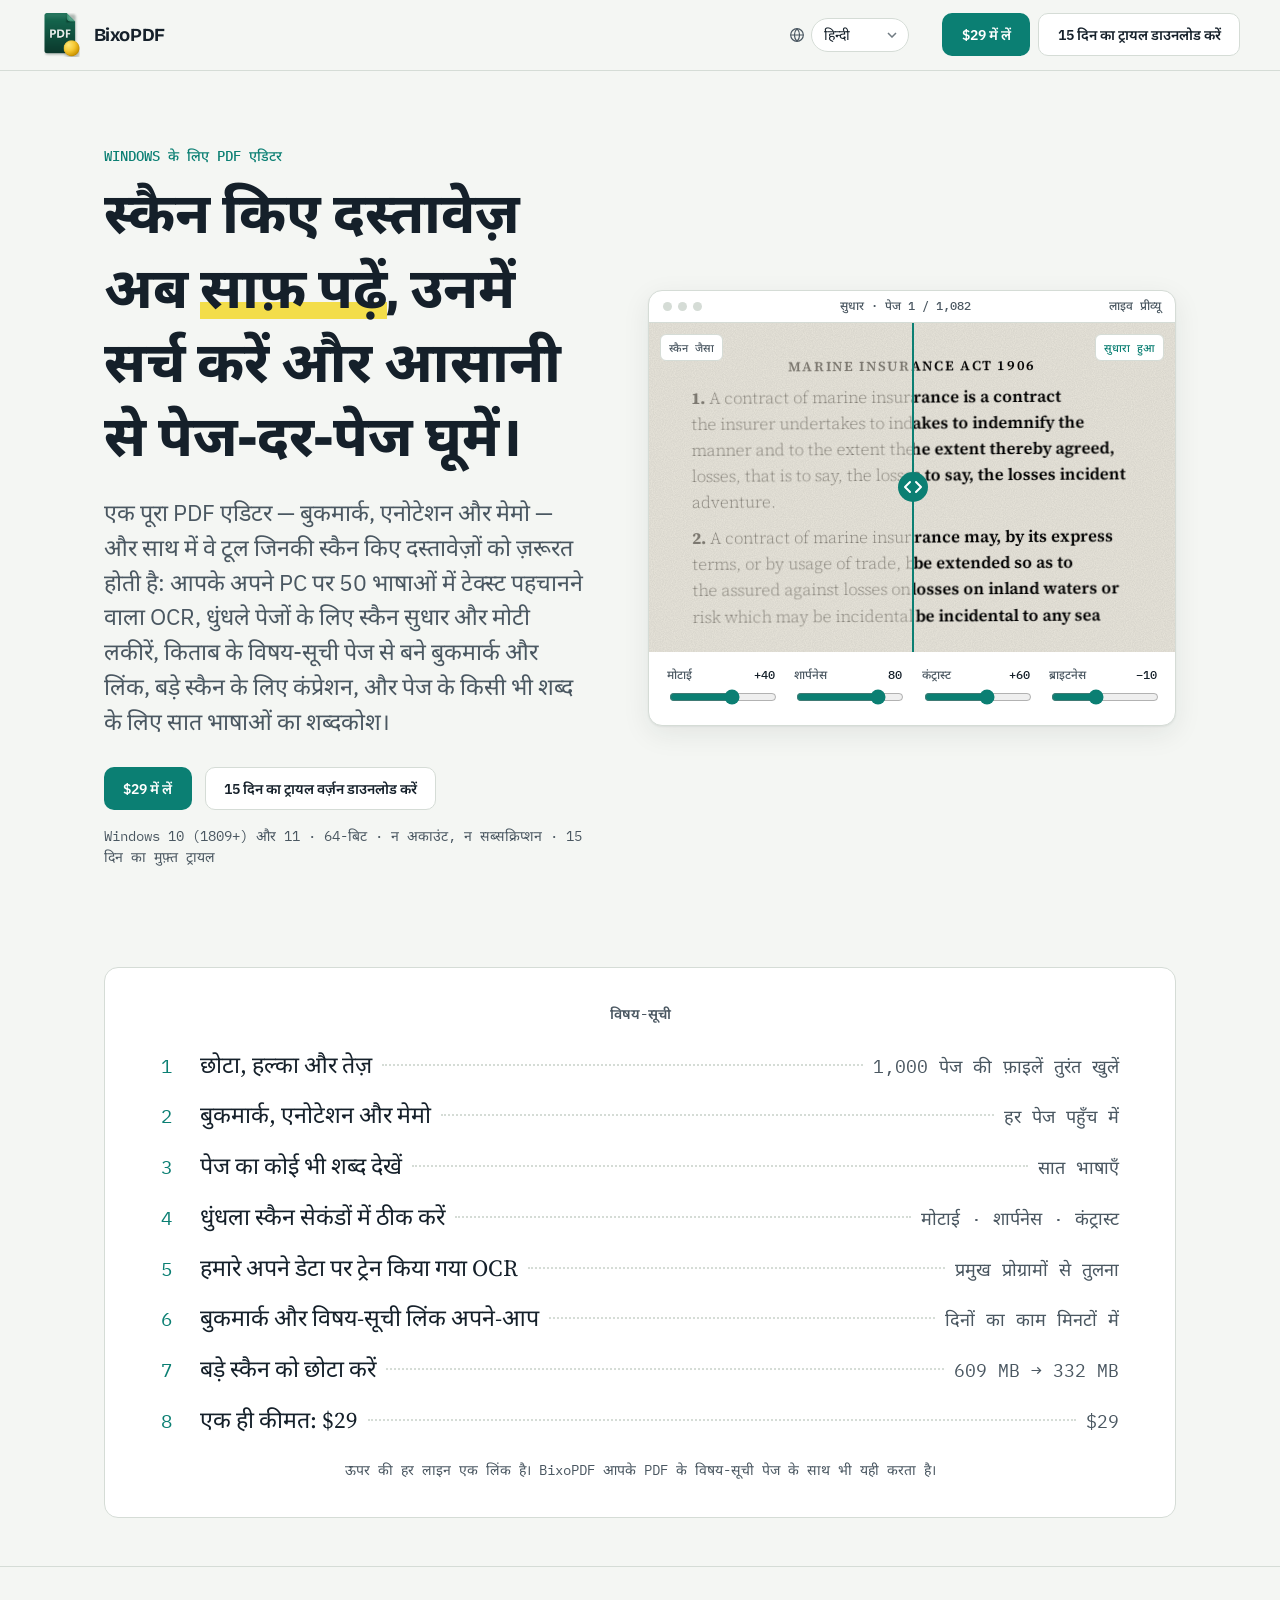
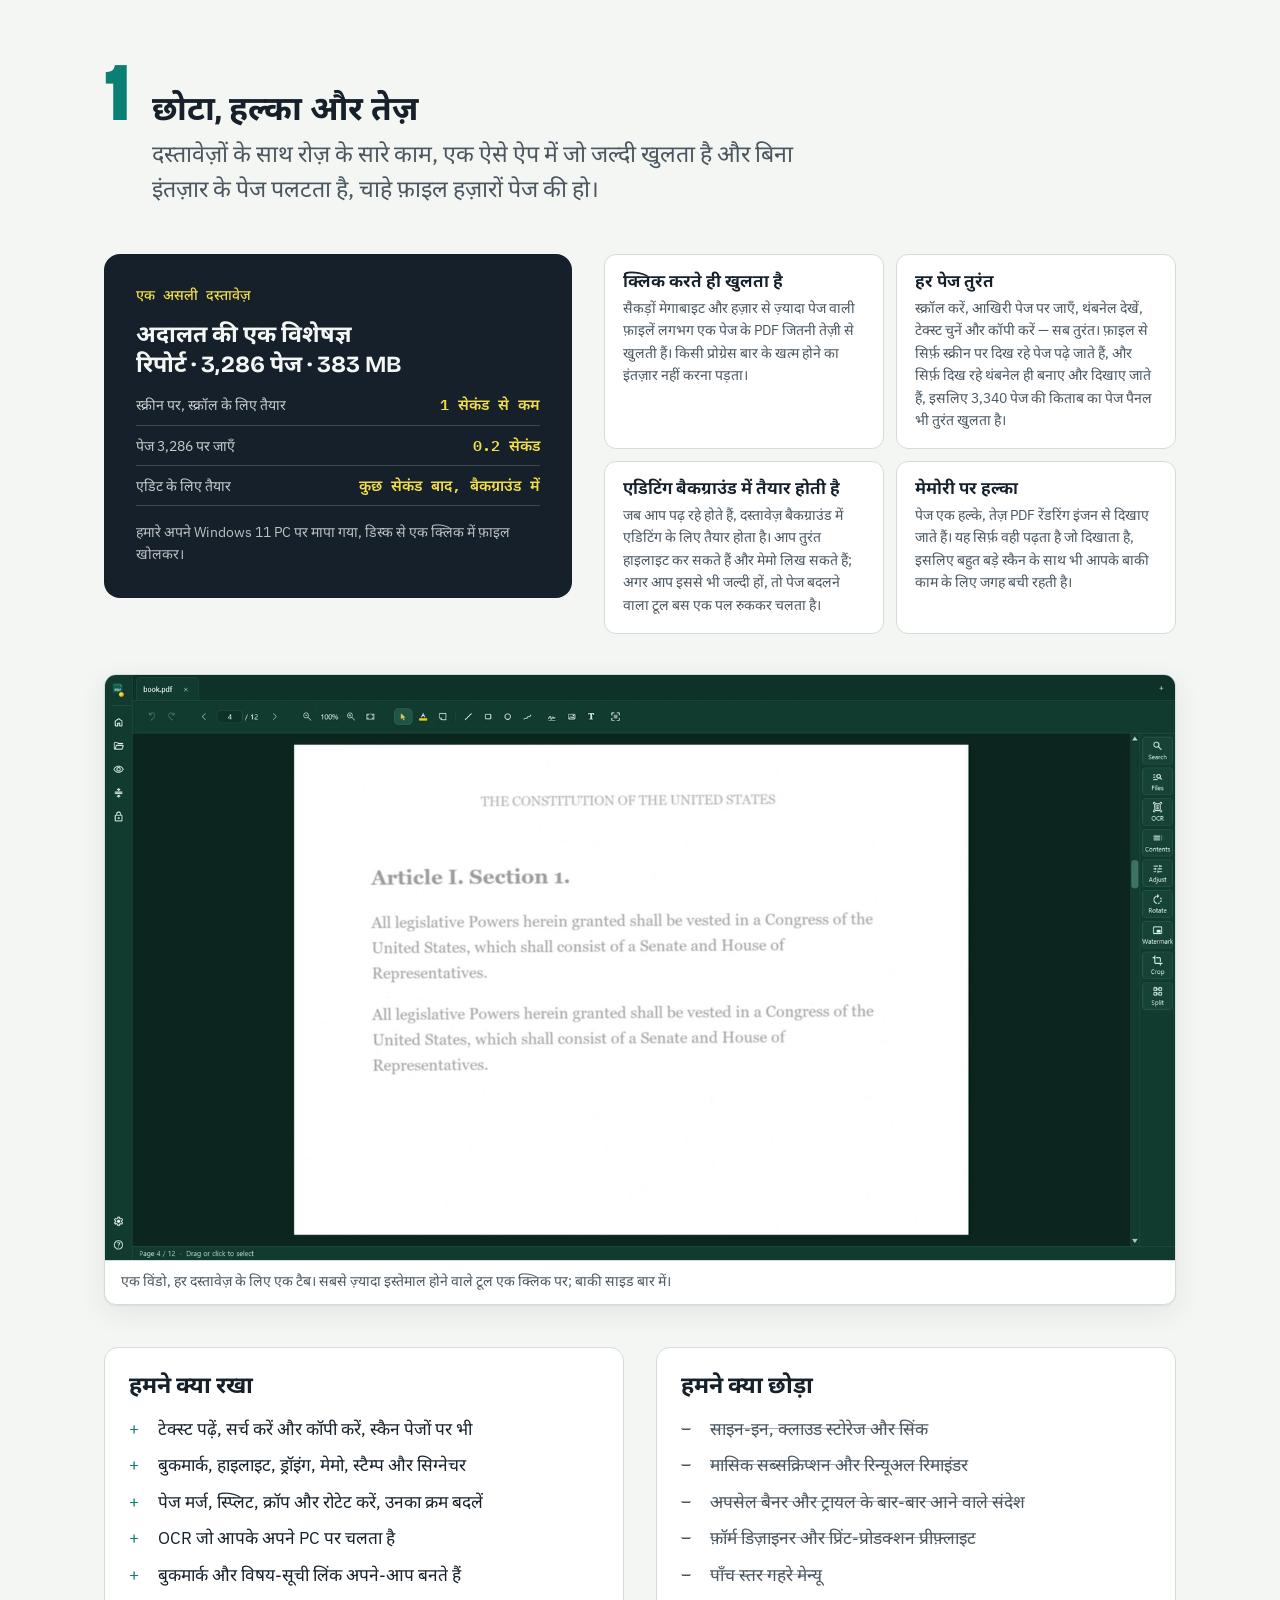
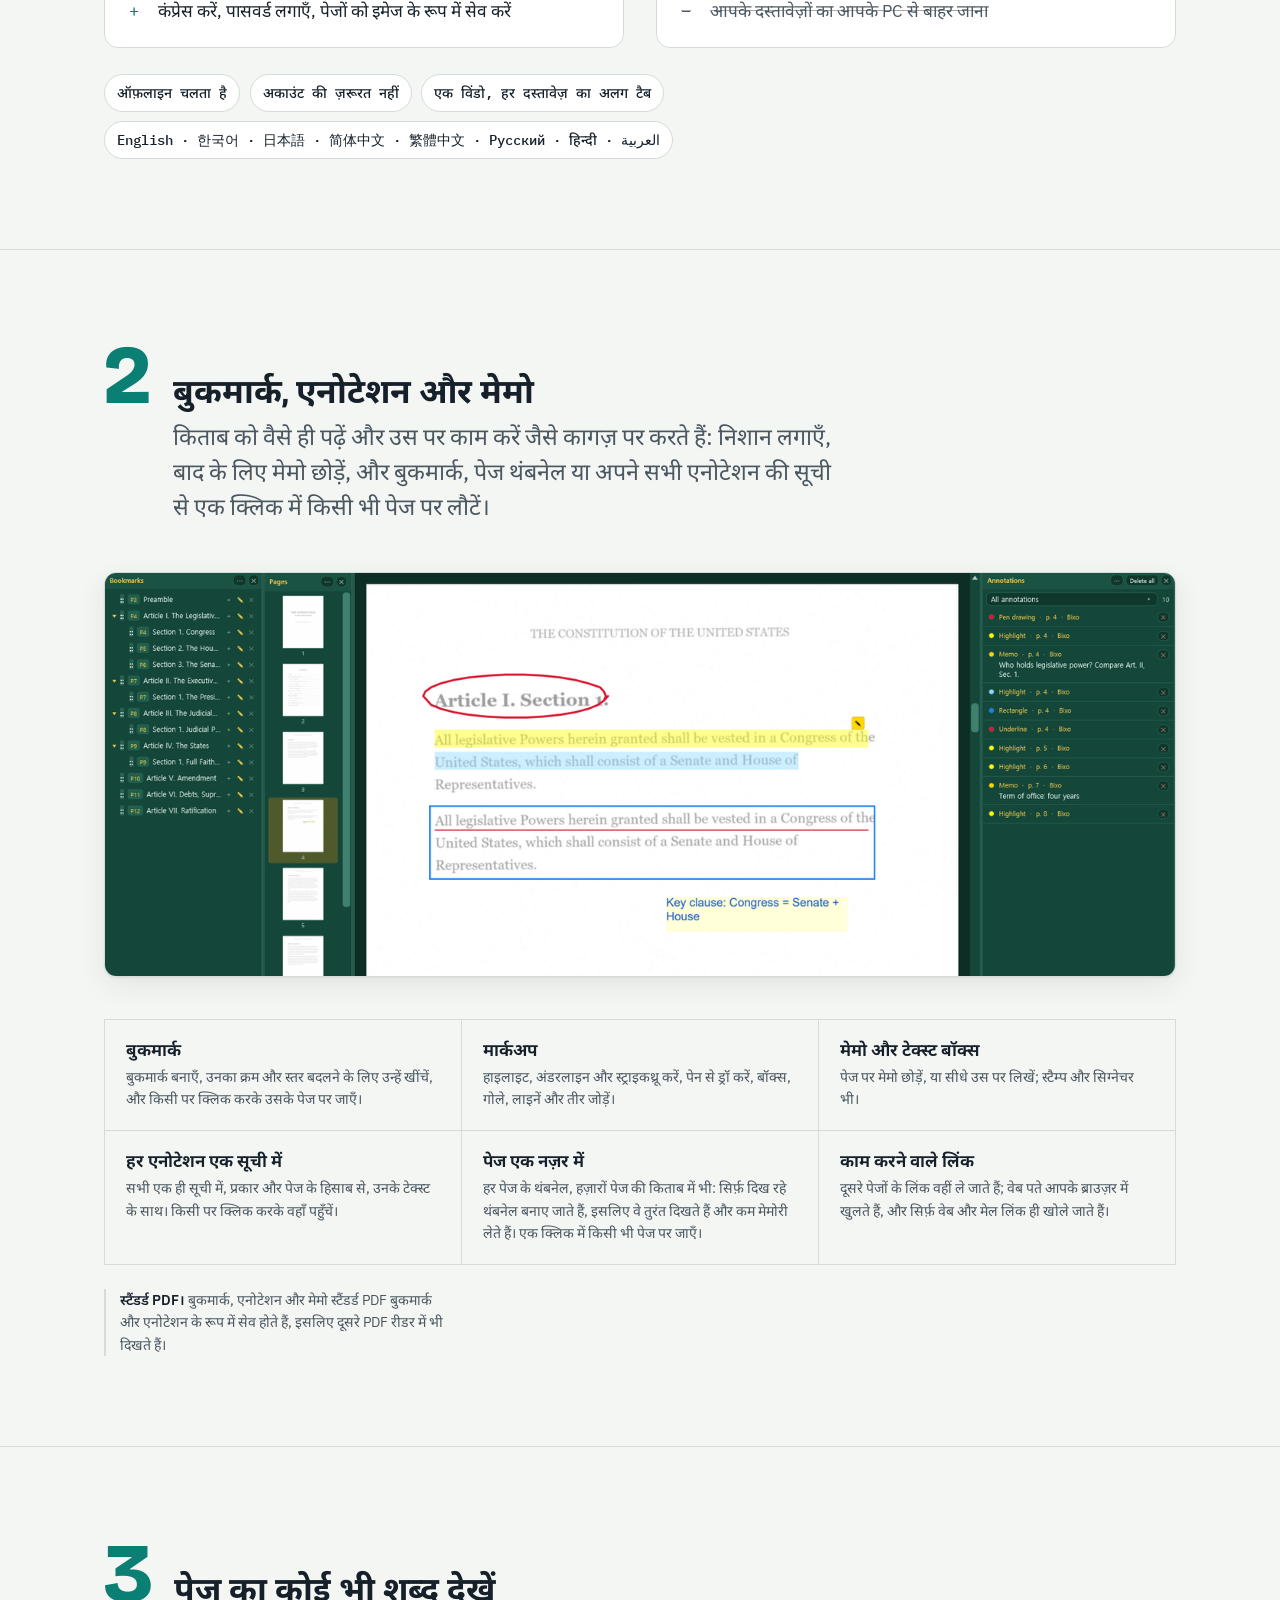
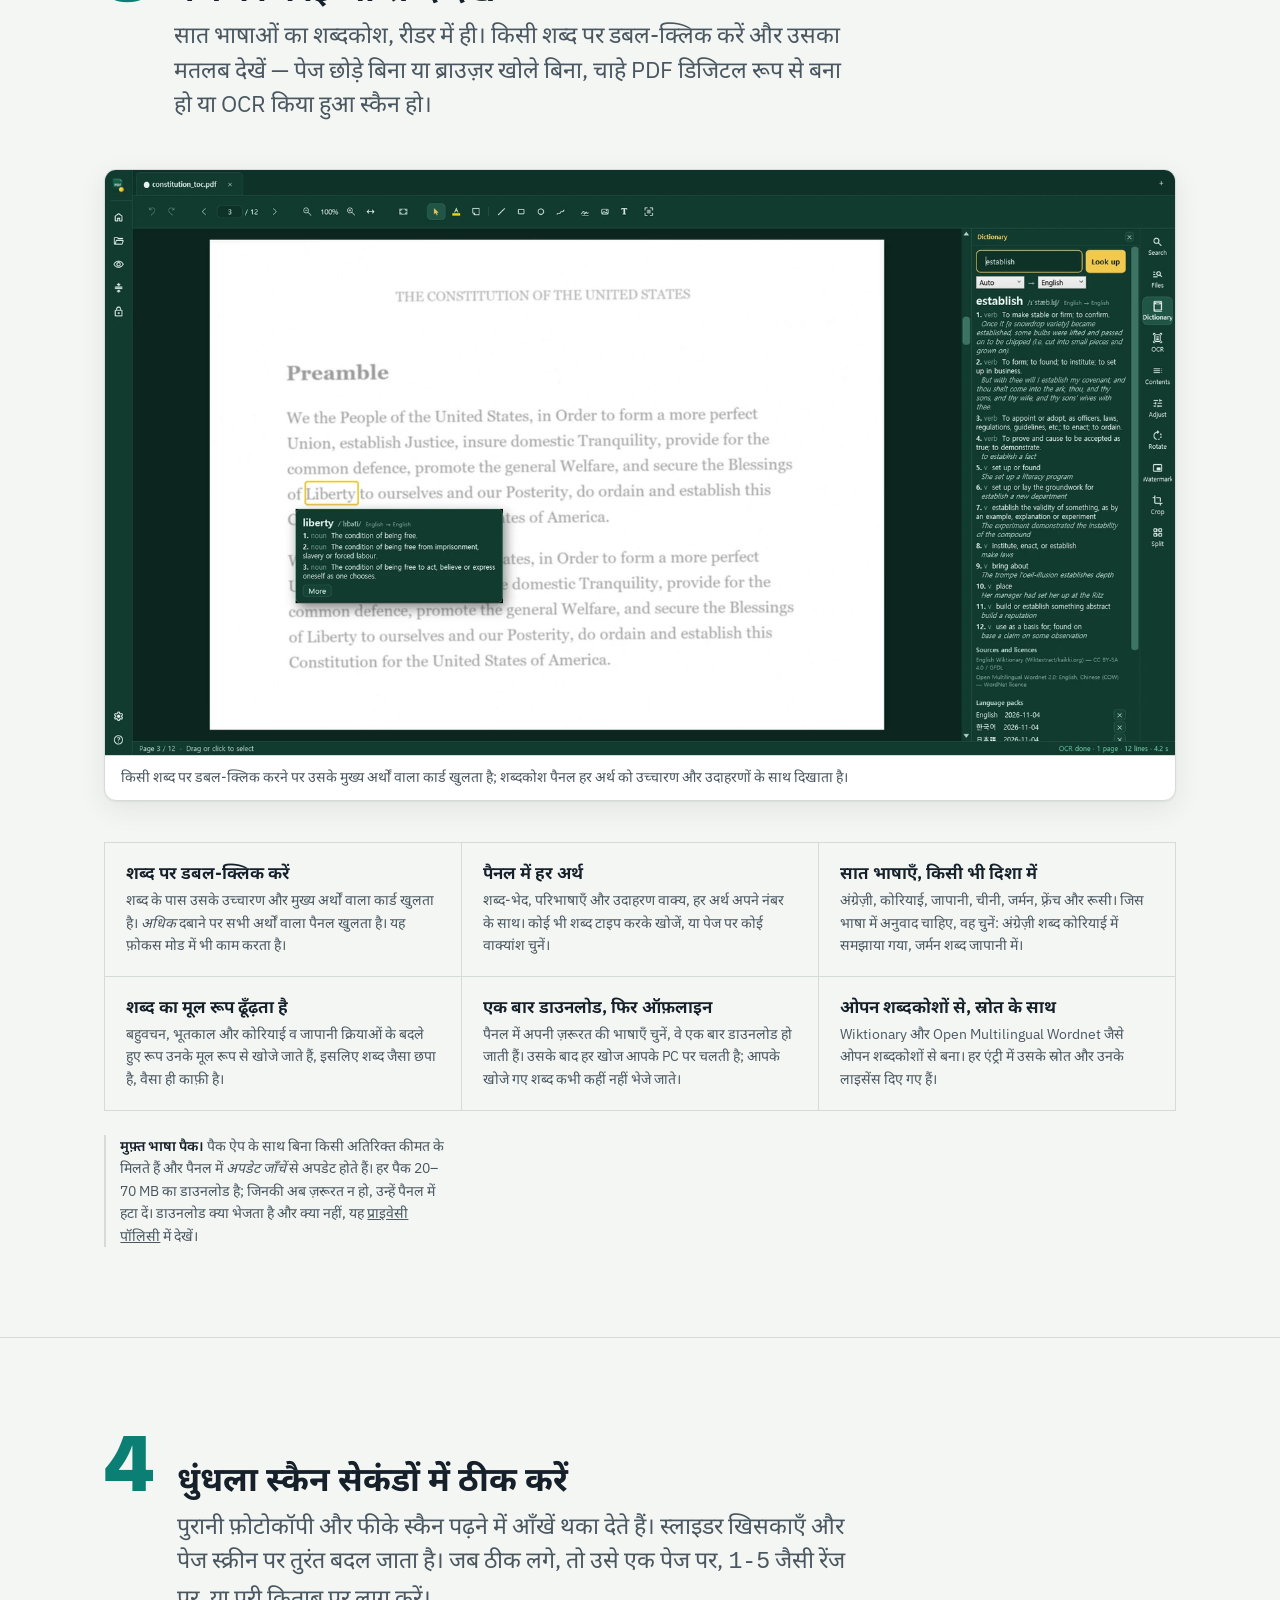
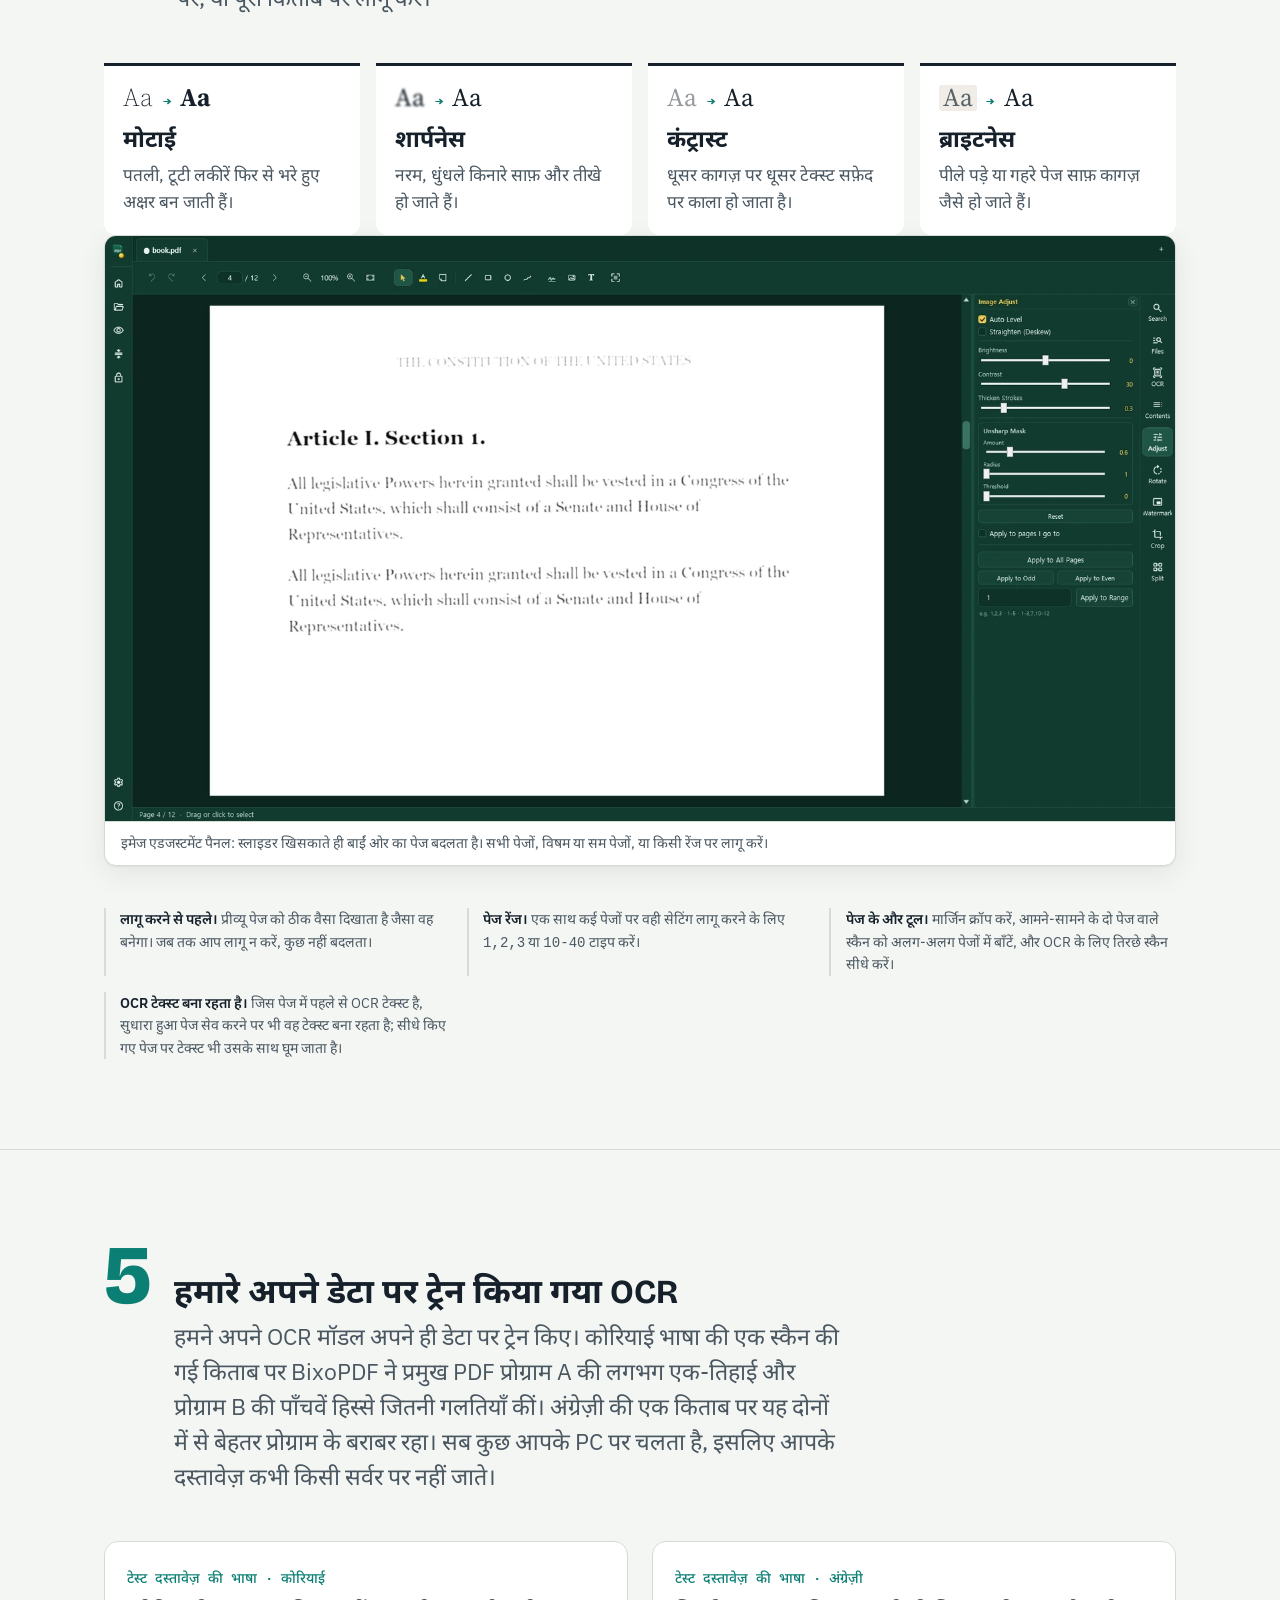
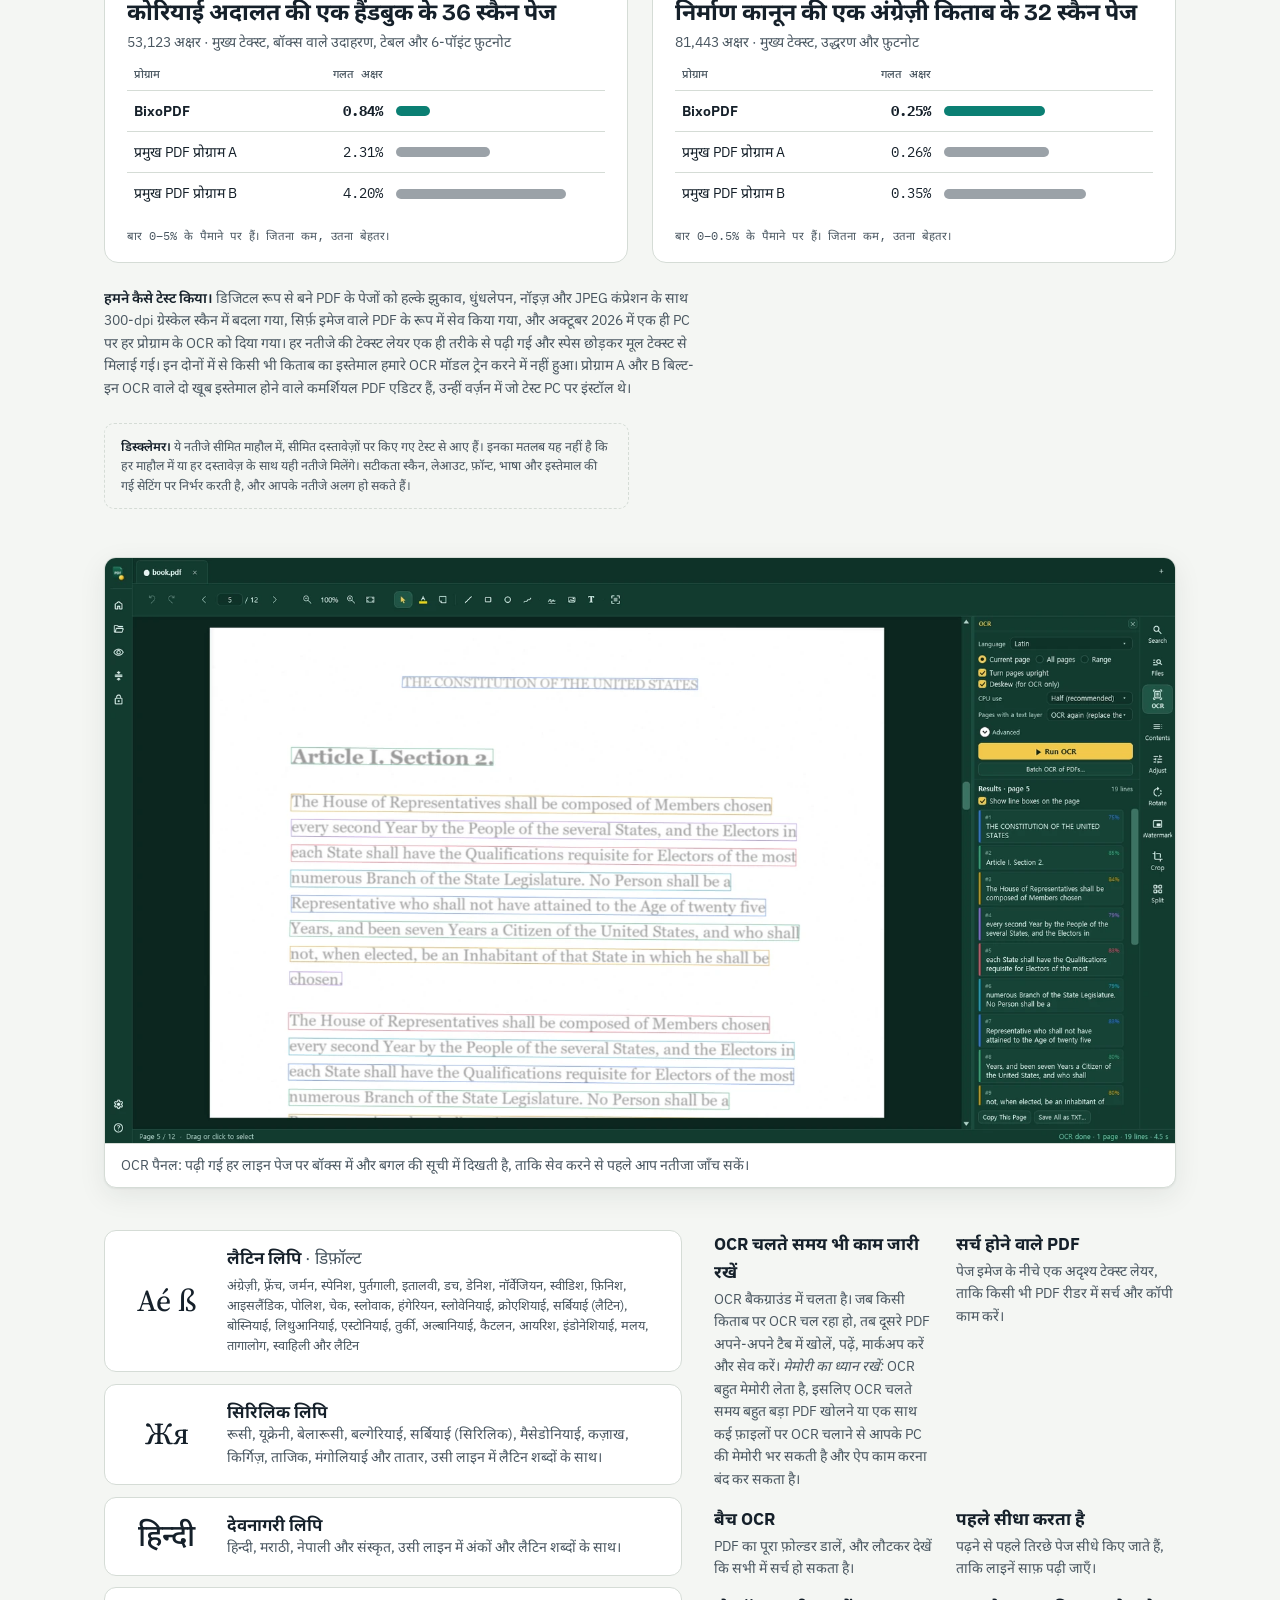
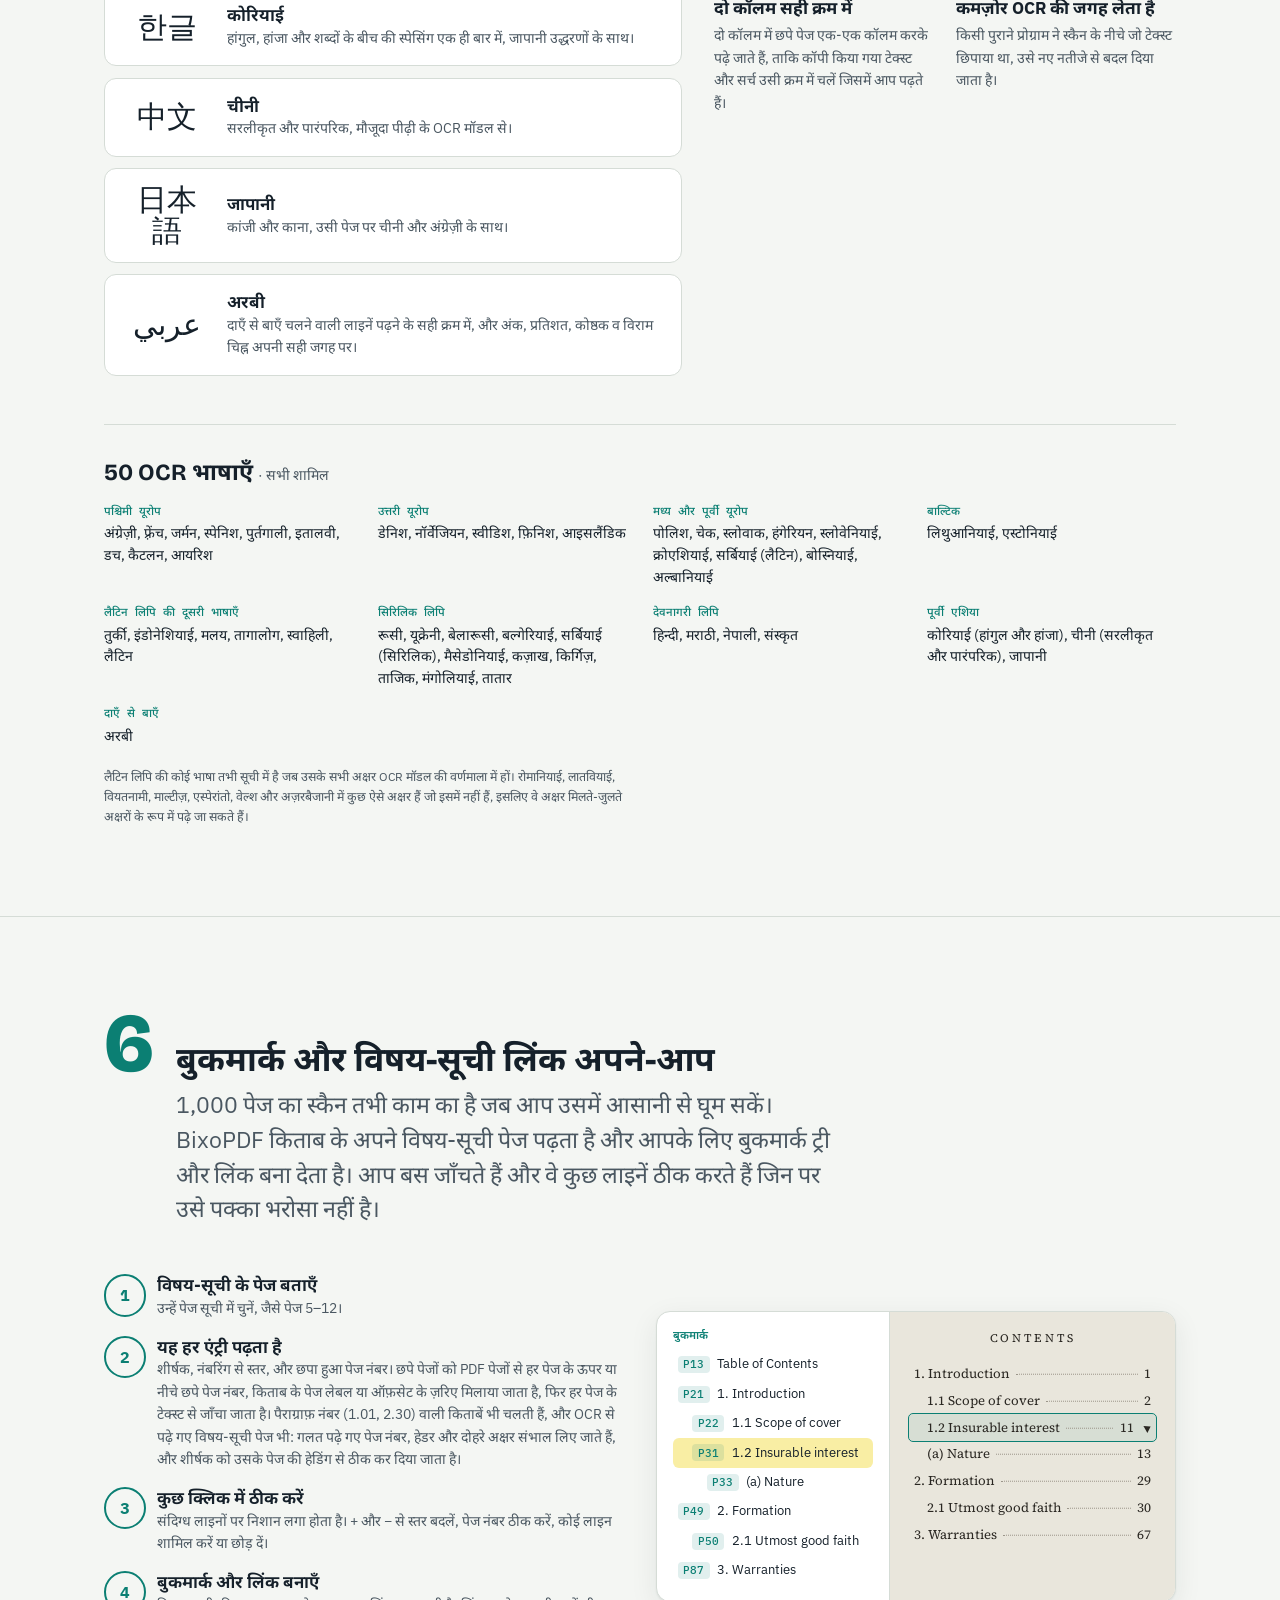
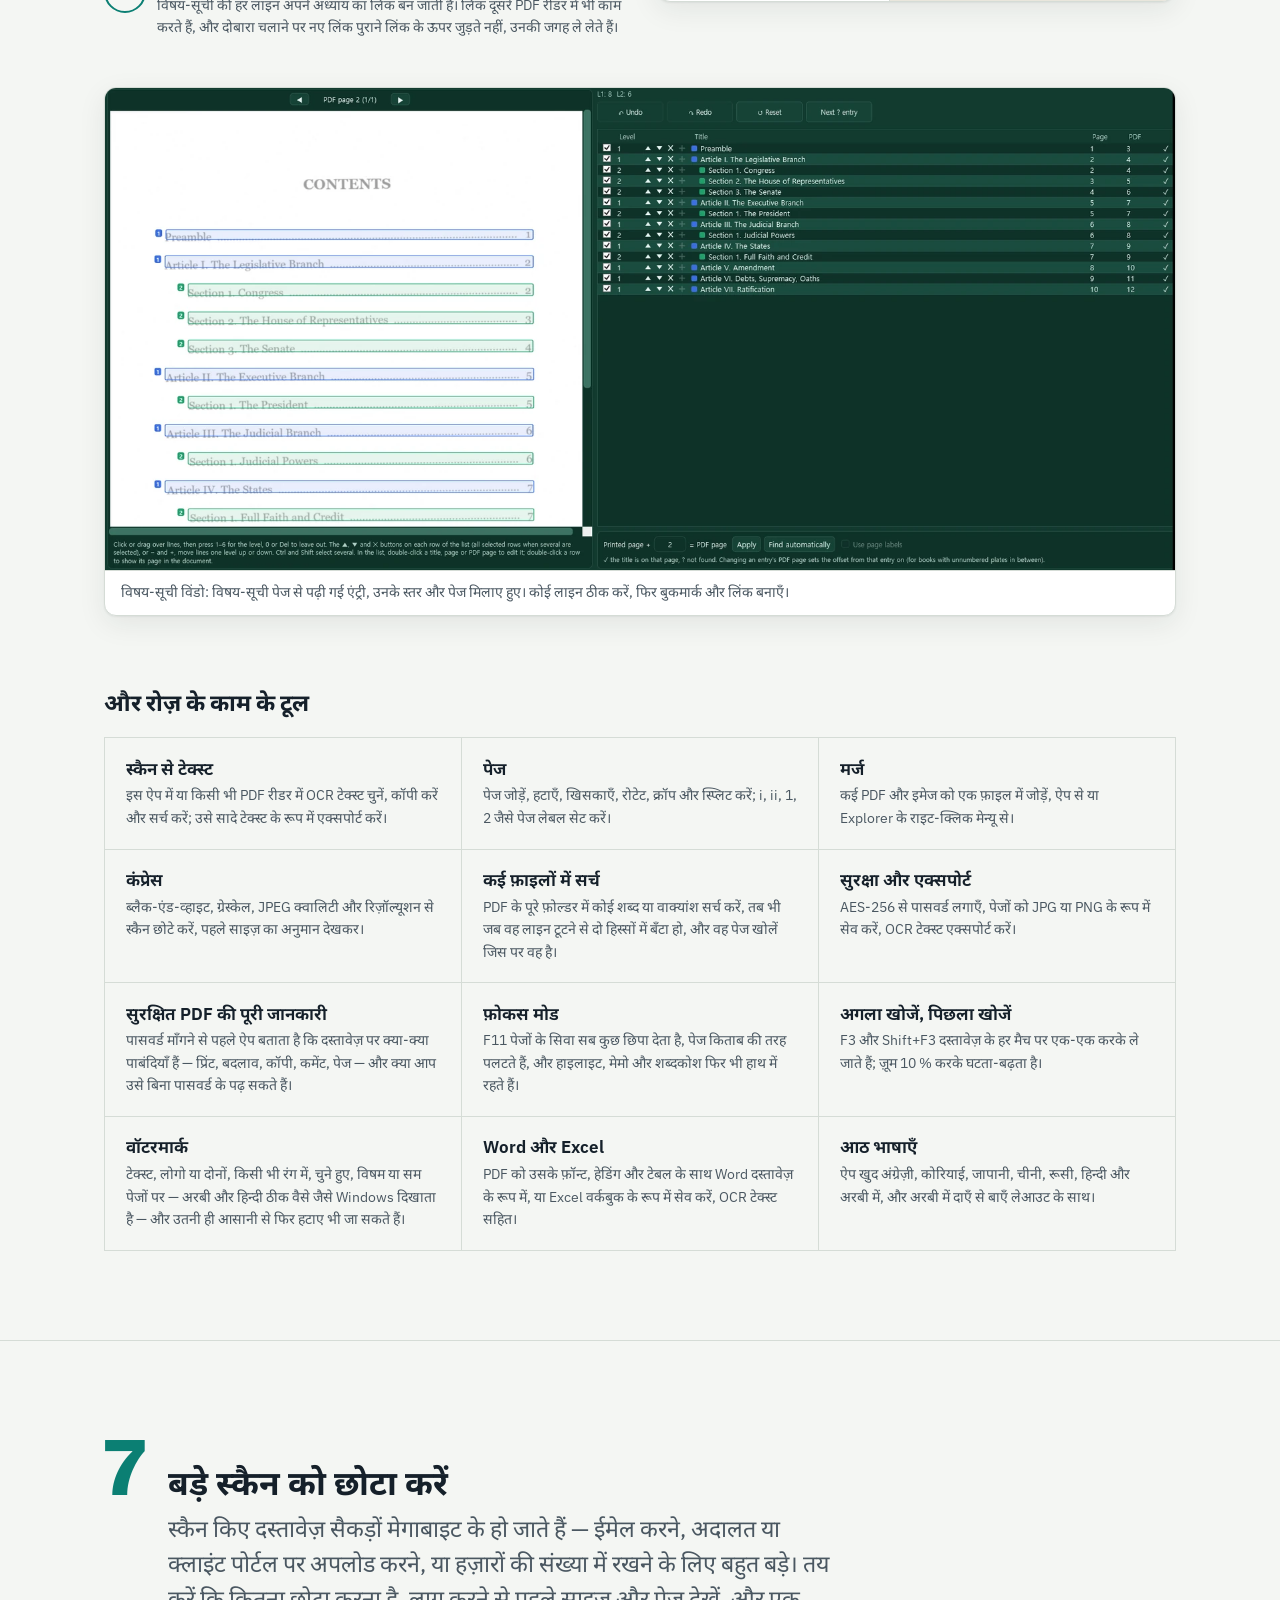
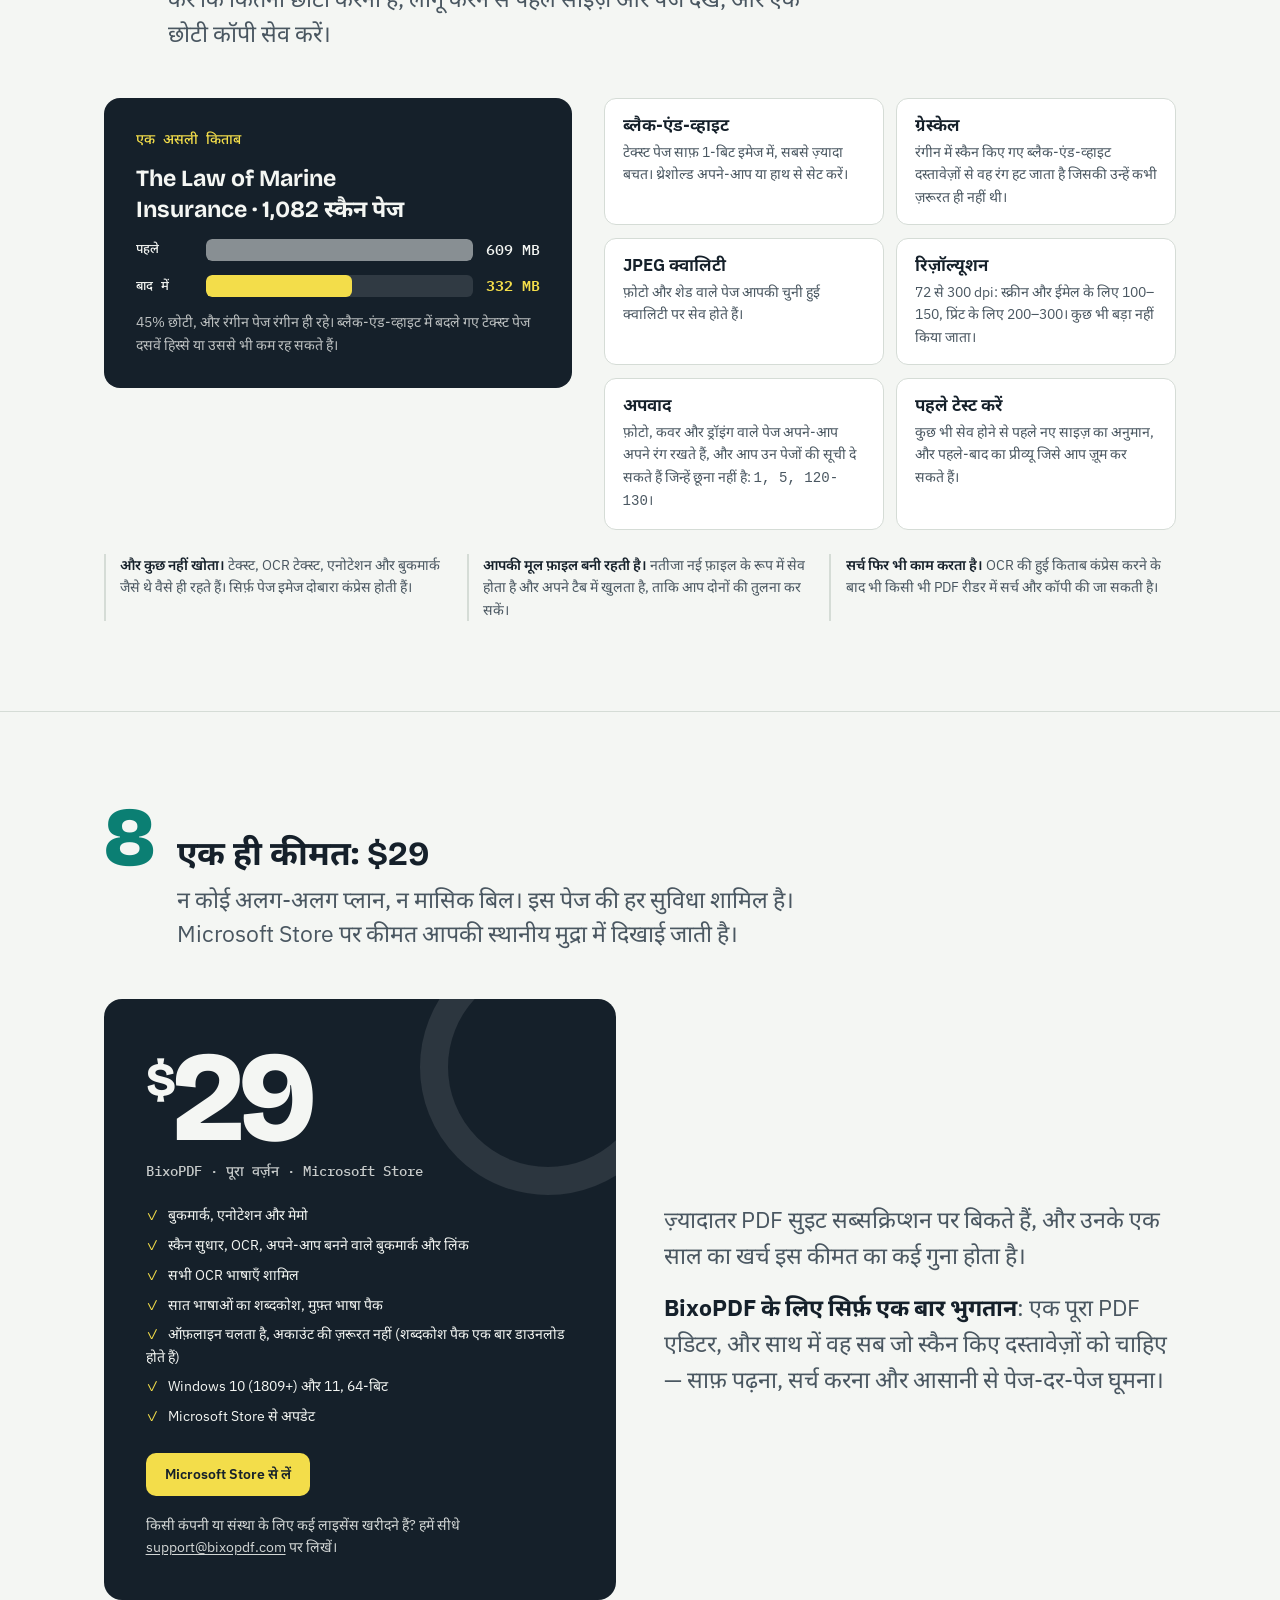
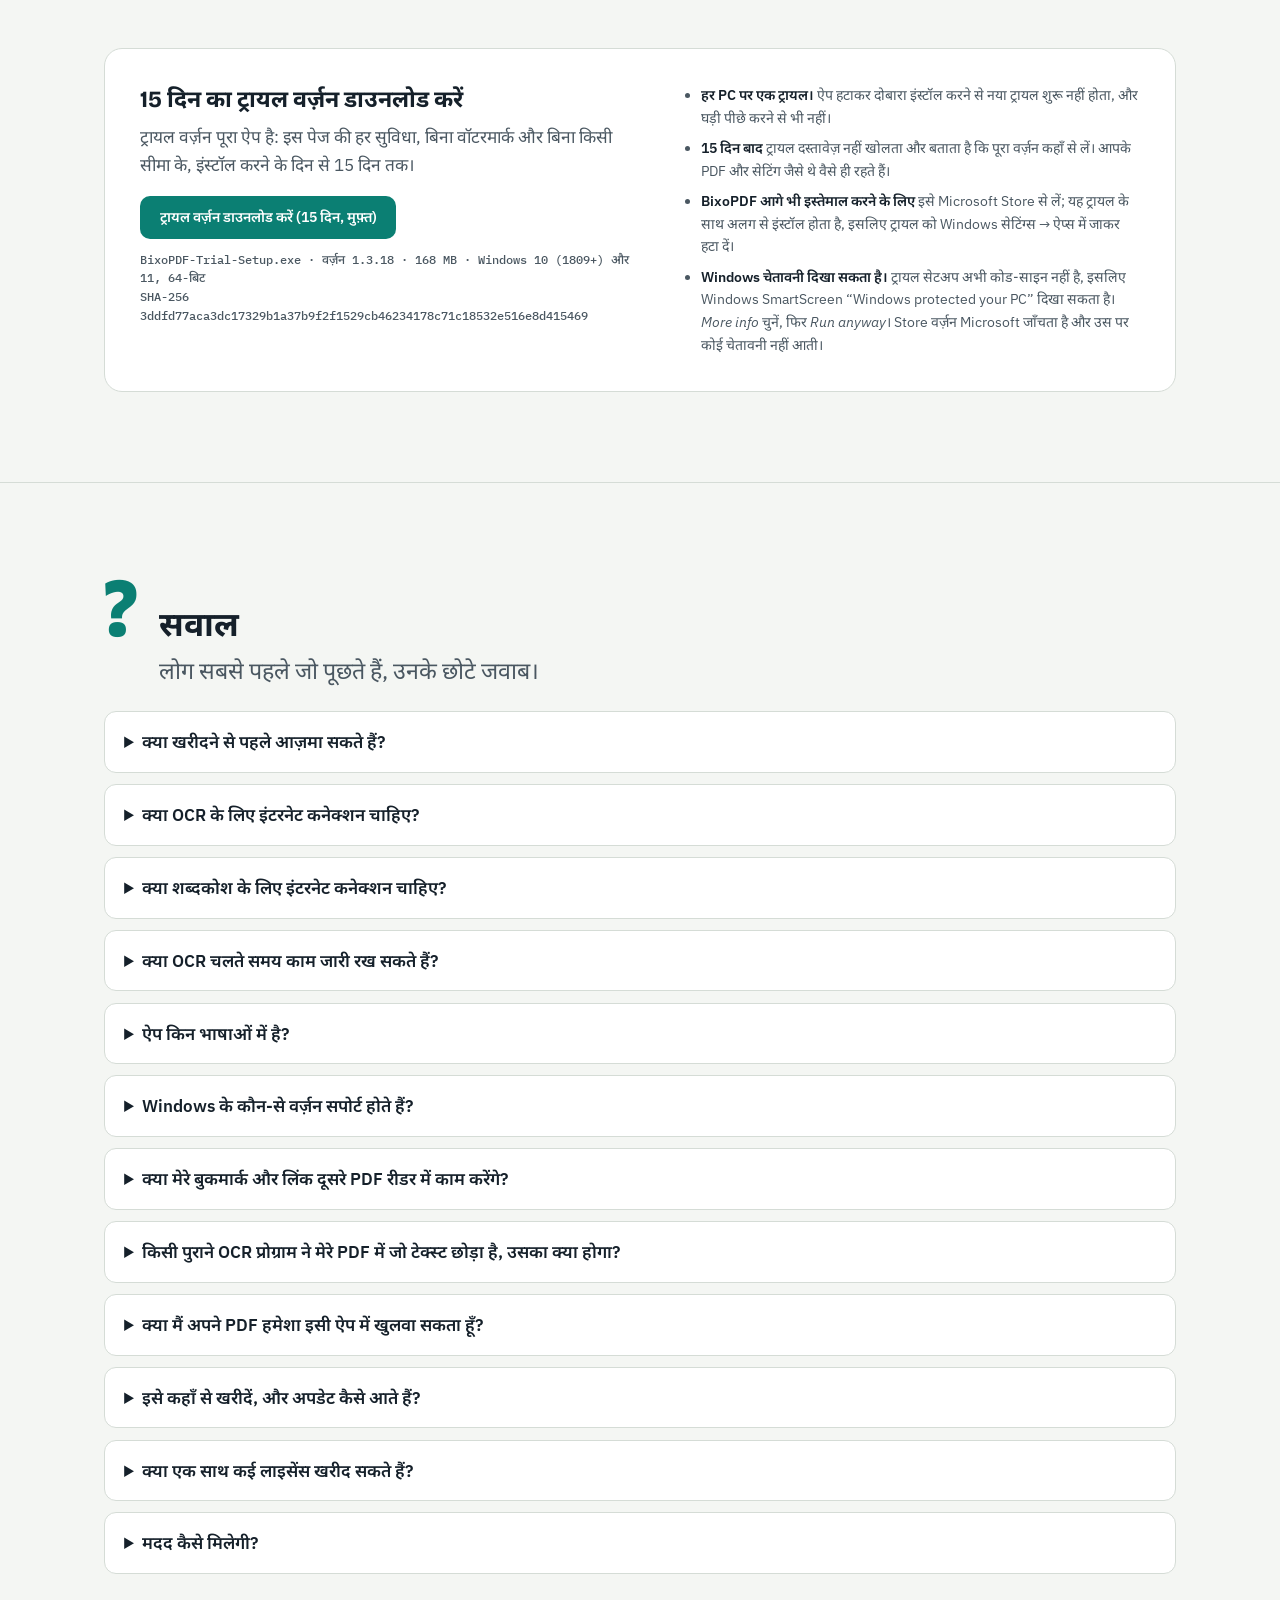
<file: hi/index.html>
<!doctype html>
<html lang="hi">
<head>
<meta charset="utf-8">
<meta name="viewport" content="width=device-width, initial-scale=1, viewport-fit=cover">
<title>BixoPDF</title>
<meta name="description" content="बुकमार्क, एनोटेशन और मेमो वाला पूरा PDF एडिटर, साथ में वह सब जो स्कैन के लिए ज़रूरी है: आपके अपने PC पर 50 भाषाओं में OCR, स्कैन सुधार, विषय-सूची पेज से बने बुकमार्क और लिंक, और सात भाषाओं का शब्दकोश। Microsoft Store पर $29, 15 दिन के मुफ़्त ट्रायल के साथ।">
<meta name="naver-site-verification" content="c8dbab2af9d2878ce91f82f38f2d15165c487e68" />
<link rel="canonical" href="https://www.bixopdf.com/hi/">
<link rel="alternate" hreflang="en" href="https://www.bixopdf.com/">
<link rel="alternate" hreflang="ko" href="https://www.bixopdf.com/ko/">
<link rel="alternate" hreflang="ja" href="https://www.bixopdf.com/ja/">
<link rel="alternate" hreflang="ru" href="https://www.bixopdf.com/ru/">
<link rel="alternate" hreflang="ar" href="https://www.bixopdf.com/ar/">
<link rel="alternate" hreflang="hi" href="https://www.bixopdf.com/hi/">
<link rel="alternate" hreflang="x-default" href="https://www.bixopdf.com/">
<link rel="icon" type="image/png" sizes="32x32" href="../favicon-32.png">
<link rel="icon" type="image/png" sizes="192x192" href="../favicon-192.png">
<link rel="apple-touch-icon" href="../apple-touch-icon.png">
<meta property="og:type" content="website">
<meta property="og:title" content="BixoPDF — स्कैन किए दस्तावेज़, अब पढ़ने लायक">
<meta property="og:description" content="Windows के लिए छोटा, तेज़ PDF एडिटर: धुंधले स्कैन ठीक करें, अपने PC पर OCR, विषय-सूची पेज से बुकमार्क। $29।">
<meta property="og:url" content="https://www.bixopdf.com/hi/">
<meta property="og:image" content="https://www.bixopdf.com/og-image.png">
<meta name="twitter:card" content="summary_large_image">
<link rel="preconnect" href="https://fonts.googleapis.com">
<link rel="preconnect" href="https://fonts.gstatic.com" crossorigin>
<link rel="stylesheet" href="https://fonts.googleapis.com/css2?family=Bricolage+Grotesque:opsz,wght@12..96,400..800&family=IBM+Plex+Sans:ital,wght@0,400;0,500;0,600;1,400&family=IBM+Plex+Mono:wght@400;500&family=Noto+Sans+Devanagari:wght@400;500;700&family=Source+Serif+4:opsz,wght@8..60,200..900&display=swap">
<style>
/* Layout: a scanned book's own furniture — a contents page with dot leaders as the navigation,
   numbered sections, and a live "before / after" scan as the opening. Paper-white with ink, one
   scanner-teal accent and a highlighter yellow kept for OCR marks. */
:root {
  --paper: #f4f6f3;
  --sheet: #ffffff;
  --ink: #15202a;
  --ink-soft: #4a5761;
  --rule: #d5dcd6;
  --accent: #0b7f73;
  --accent-ink: #ffffff;
  --mark: #f3dd4a;
  --mark-ink: #15202a;
  --scan-bg: #e9e6dc;
  --scan-ink: #5e5a52;
  --scan-fixed: #17150f;
  --shadow: 0 1px 2px rgba(21,32,42,.06), 0 8px 28px rgba(21,32,42,.08);

  --f-display: "Bricolage Grotesque", "Noto Sans Devanagari", "Segoe UI", system-ui, sans-serif;
  --f-body: "IBM Plex Sans", "Noto Sans Devanagari", "Segoe UI", system-ui, sans-serif;
  --f-mono: "IBM Plex Mono", "Noto Sans Devanagari", ui-monospace, Consolas, monospace;
  --f-book: "Source Serif 4", "Noto Sans Devanagari", Georgia, "Times New Roman", serif;

  --step--1: clamp(.82rem, .8rem + .1vw, .88rem);
  --step-0: clamp(1rem, .96rem + .2vw, 1.08rem);
  --step-1: clamp(1.2rem, 1.1rem + .5vw, 1.45rem);
  --step-2: clamp(1.5rem, 1.3rem + 1vw, 2.1rem);
  --step-3: clamp(2.1rem, 1.6rem + 2.4vw, 3.6rem);
  --wrap: 72rem;
}
@media (prefers-color-scheme: dark) {
  :root:not([data-theme="light"]) {
    --paper: #0f1519; --sheet: #172027; --ink: #e5ebe7; --ink-soft: #a3b0b4; --rule: #2a363d;
    --accent: #38c2b0; --accent-ink: #062521; --mark: #e2cf4a; --mark-ink: #15202a;
    --scan-bg: #d9d5c9; --scan-ink: #5e5a52;
    --shadow: 0 1px 2px rgba(0,0,0,.3), 0 10px 30px rgba(0,0,0,.35);
    color-scheme: dark;
  }
}
:root[data-theme="dark"] {
  --paper: #0f1519; --sheet: #172027; --ink: #e5ebe7; --ink-soft: #a3b0b4; --rule: #2a363d;
  --accent: #38c2b0; --accent-ink: #062521; --mark: #e2cf4a; --mark-ink: #15202a;
  --scan-bg: #d9d5c9; --scan-ink: #5e5a52;
  --shadow: 0 1px 2px rgba(0,0,0,.3), 0 10px 30px rgba(0,0,0,.35);
  color-scheme: dark;
}

* { box-sizing: border-box; }
html { scroll-behavior: smooth; }
@media (prefers-reduced-motion: reduce) { html { scroll-behavior: auto; } * { transition: none !important; } }
body {
  margin: 0; background: var(--paper); color: var(--ink);
  font: 400 var(--step-0)/1.6 var(--f-body);
  -webkit-font-smoothing: antialiased;
}
a { color: inherit; }
a:focus-visible, button:focus-visible, input:focus-visible { outline: 3px solid var(--accent); outline-offset: 3px; border-radius: 4px; }
h1, h2, h3 { font-family: var(--f-display); line-height: 1.08; letter-spacing: -.015em; text-wrap: balance; margin: 0; }
p { margin: 0; }
.wrap { max-width: var(--wrap); margin-inline: auto; padding-inline: clamp(16px, 4vw, 40px); }
.eyebrow { font: 500 var(--step--1)/1.2 var(--f-mono); letter-spacing: .08em; text-transform: uppercase; color: var(--accent); }
.muted { color: var(--ink-soft); }

/* ── Header ── */
.top { position: sticky; top: env(safe-area-inset-top, 0px); z-index: 10; background: color-mix(in srgb, var(--paper) 88%, transparent); backdrop-filter: blur(10px); border-bottom: 1px solid var(--rule); }
.top .wrap { display: flex; align-items: center; gap: 1.5rem; padding-block: .8rem; }
.brand { display: flex; align-items: center; gap: .6rem; text-decoration: none; font: 700 1.15rem/1 var(--f-display); letter-spacing: -.02em; }
.brand svg { width: 28px; height: 28px; flex: none; }
.brand img { width: 44px; height: 44px; flex: none; }
.shot { margin: 0 0 clamp(1.8rem, 4vw, 2.6rem); border: 1px solid var(--rule); border-radius: 12px; overflow: hidden; background: var(--sheet); box-shadow: var(--shadow); }
.shot img { display: block; width: 100%; height: auto; }
.shot figcaption { padding: .6rem 1rem .7rem; font-size: var(--step--1); color: var(--ink-soft); border-top: 1px solid var(--rule); }
.brand small { font: 500 .72rem/1 var(--f-mono); color: var(--ink-soft); letter-spacing: .04em; }
.top nav { display: flex; gap: 1.4rem; margin-left: auto; font-size: var(--step--1); }
.top nav a { text-decoration: none; color: var(--ink-soft); white-space: nowrap; }
.top nav a:hover { color: var(--ink); }
.btn { display: inline-flex; align-items: center; gap: .5rem; padding: .7rem 1.15rem; border-radius: 10px; font: 600 var(--step--1)/1 var(--f-body); text-decoration: none; border: 1px solid transparent; cursor: pointer; white-space: nowrap; }
.btn-primary { background: var(--accent); color: var(--accent-ink); }
.btn-primary:hover { filter: brightness(1.08); }
.btn-ghost { border-color: var(--rule); color: var(--ink); background: var(--sheet); }
.btn-ghost:hover { border-color: var(--ink-soft); }
.top-ctas { display: flex; gap: .5rem; margin-left: 1.4rem; }
.top-ctas .short { display: none; }
.lang-pick { display: flex; align-items: center; gap: .35rem; margin-inline-start: 1.2rem; color: var(--ink-soft); }
.lang-pick svg { flex: none; }
.lang-pick select { appearance: none; -webkit-appearance: none; font: inherit; font-size: var(--step--1); color: var(--ink); background-color: var(--sheet); background-image: url("data:image/svg+xml,%3Csvg xmlns='http://www.w3.org/2000/svg' width='10' height='6'%3E%3Cpath d='M1 1l4 4 4-4' fill='none' stroke='%23707b82' stroke-width='1.5'/%3E%3C/svg%3E"); background-repeat: no-repeat; background-position: right .7rem center; border: 1px solid var(--rule); border-radius: 999px; padding: .42rem 1.9rem .42rem .8rem; cursor: pointer; line-height: 1.3; }
[dir="rtl"] .lang-pick select { background-position: left .7rem center; padding: .42rem .8rem .42rem 1.9rem; }
.lang-pick select:hover { border-color: var(--ink-soft); }
.lang-pick select:focus-visible { outline: 2px solid var(--accent); outline-offset: 2px; }
.top .lang-pick + .top-ctas { margin-inline-start: .6rem !important; }
.top .wrap:has(.lang-pick) { max-width: 86rem; }
@media (max-width: 1360px) { .top nav { display: none; } .lang-pick { margin-inline-start: auto; } }
@media (max-width: 520px) { .top .wrap { gap: .6rem; } .brand span { display: none; } }
@media (max-width: 520px) { .lang-pick svg { display: none; } .lang-pick select { padding: .5rem 1.5rem .5rem .55rem; background-position: right .5rem center; } [dir="rtl"] .lang-pick select { padding: .5rem .55rem .5rem 1.5rem; background-position: left .5rem center; } }
@media (max-width: 1320px) { .top nav { gap: .9rem; } .top-ctas { margin-left: 1rem; } }
@media (max-width: 1200px) { .top nav { display: none; } .top-ctas { margin-left: auto; } }
@media (max-width: 680px) { .top-ctas .long { display: none; } .top-ctas .short { display: inline; } .top-ctas .btn { padding: .6rem .8rem; } }
@media (max-width: 400px) { .top .wrap { gap: .45rem; } .brand img { width: 36px; height: 36px; } .top-ctas { gap: .35rem; } .top-ctas .btn { padding: .55rem .6rem; } .top .lang-pick + .top-ctas { margin-inline-start: .35rem !important; } .lang-pick select, [dir="rtl"] .lang-pick select { padding-inline: .45rem 1.35rem; } }
@media (max-width: 370px) { .top-ctas .btn { padding: .5rem .45rem; font-size: .88rem; } .lang-pick select, [dir="rtl"] .lang-pick select { font-size: .82rem; padding-inline: .4rem 1.2rem; } .lang-pick select { background-position: right .4rem center; } [dir="rtl"] .lang-pick select { background-position: left .4rem center; } }

/* ── Hero ── */
.hero { padding-block: clamp(2.5rem, 6vw, 5rem) clamp(2rem, 4vw, 3.5rem); }
.hero .wrap { display: grid; grid-template-columns: minmax(0, 1fr) minmax(0, 1.1fr); gap: clamp(2rem, 5vw, 4rem); align-items: center; }
.hero h1 { font-size: var(--step-3); font-weight: 750; }
.hero h1 em { font-style: normal; background: linear-gradient(transparent 62%, var(--mark) 62%, var(--mark) 92%, transparent 92%); color: inherit; }
.hero .lede { margin-top: 1.2rem; font-size: var(--step-1); line-height: 1.5; color: var(--ink-soft); max-width: 34rem; }
.hero .ctas { display: flex; flex-wrap: wrap; gap: .8rem; margin-top: 1.8rem; }
.hero .fine { margin-top: 1rem; font: 400 var(--step--1)/1.5 var(--f-mono); color: var(--ink-soft); }
@media (max-width: 900px) { .hero .wrap { grid-template-columns: minmax(0, 1fr); } }

/* The live scan */
.scan { background: var(--sheet); border: 1px solid var(--rule); border-radius: 14px; box-shadow: var(--shadow); overflow: hidden; }
.scan-bar { display: flex; align-items: center; justify-content: space-between; gap: 1rem; padding: .6rem .9rem; border-bottom: 1px solid var(--rule); font: 500 .75rem/1 var(--f-mono); color: var(--ink-soft); }
.scan-bar .dots { display: flex; gap: 6px; }
.scan-bar .dots i { width: 9px; height: 9px; border-radius: 50%; background: var(--rule); display: block; }
.stage { position: relative; aspect-ratio: 16 / 10; max-width: 100%; background: var(--scan-bg); overflow: hidden; user-select: none; }
.page { position: absolute; inset: 0; padding: 7% 8%; background-color: var(--scan-bg);
  background-image: url("data:image/svg+xml;utf8,<svg xmlns='http://www.w3.org/2000/svg' width='160' height='160'><filter id='n'><feTurbulence type='fractalNoise' baseFrequency='.9' numOctaves='2' stitchTiles='stitch'/><feColorMatrix values='0 0 0 0 0  0 0 0 0 0  0 0 0 0 0  0 0 0 .09 0'/></filter><rect width='160' height='160' filter='url(%23n)'/></svg>"); }
.page .run { font-family: var(--f-book); color: var(--scan-ink); font-size: clamp(.78rem, .55rem + 1vw, 1.05rem); line-height: 1.55; transform: rotate(-.35deg); transform-origin: left top; }
.page .run h4 { margin: 0 0 .7em; font: 600 .82em/1.2 var(--f-book); letter-spacing: .12em; text-transform: uppercase; text-align: center; }
.page .run p + p { margin-top: .6em; }
.page .run .sec { font-weight: 700; }
.raw .run { font-weight: 260; filter: blur(.7px); opacity: .78; }
.fixed { clip-path: inset(0 0 0 var(--split, 50%)); }
.fixed .run { font-weight: var(--wght, 520); filter: blur(var(--blur, .1px)) contrast(var(--con, 1.6)) brightness(var(--bri, .9)); color: var(--scan-fixed); }
.divider { position: absolute; top: 0; bottom: 0; left: var(--split, 50%); width: 2px; background: var(--accent); pointer-events: none; }
.divider::after { content: ""; position: absolute; top: 50%; left: 50%; width: 30px; height: 30px; transform: translate(-50%, -50%); border-radius: 50%; background: var(--accent);
  background-image: url("data:image/svg+xml;utf8,<svg xmlns='http://www.w3.org/2000/svg' viewBox='0 0 30 30'><path d='M12 10l-5 5 5 5M18 10l5 5-5 5' fill='none' stroke='white' stroke-width='2' stroke-linecap='round' stroke-linejoin='round'/></svg>"); }
.tag { position: absolute; top: .7rem; font: 500 .68rem/1 var(--f-mono); letter-spacing: .06em; text-transform: uppercase; padding: .35rem .5rem; border-radius: 6px; background: var(--sheet); color: var(--ink-soft); border: 1px solid var(--rule); }
.tag.l { left: .7rem; } .tag.r { right: .7rem; color: var(--accent); }
.split-range { position: absolute; inset: 0; width: 100%; height: 100%; margin: 0; opacity: 0; cursor: ew-resize; }
.controls { display: grid; grid-template-columns: repeat(4, minmax(0, 1fr)); gap: .9rem 1.2rem; padding: 1rem 1.1rem 1.1rem; }
.controls label { display: grid; gap: .35rem; font: 500 .74rem/1.2 var(--f-mono); color: var(--ink-soft); letter-spacing: .02em; }
.controls label span { display: flex; justify-content: space-between; }
.controls output { color: var(--ink); font-variant-numeric: tabular-nums; }
input[type=range] { width: 100%; accent-color: var(--accent); }
@media (max-width: 520px) { .controls { grid-template-columns: repeat(2, minmax(0, 1fr)); } }

/* ── Contents (the page's navigation, set as a book's contents page) ── */
.contents { padding-block: clamp(1.5rem, 4vw, 3rem); }
.contents .box { background: var(--sheet); border: 1px solid var(--rule); border-radius: 14px; padding: clamp(1.2rem, 3vw, 2.2rem) clamp(1.2rem, 4vw, 3rem); }
.contents h2 { font: 600 var(--step--1)/1 var(--f-mono); letter-spacing: .3em; text-transform: uppercase; text-align: center; color: var(--ink-soft); margin-bottom: 1.2rem; }
.toc { list-style: none; margin: 0; padding: 0; display: grid; gap: .15rem; font-family: var(--f-book); font-size: var(--step-1); }
.toc a { display: flex; align-items: baseline; gap: .6rem; text-decoration: none; padding: .35rem .5rem; border-radius: 6px; }
.toc a:hover { background: color-mix(in srgb, var(--mark) 45%, transparent); }
.toc .n { font-family: var(--f-mono); font-size: .8em; color: var(--accent); min-width: 1.6em; }
.toc .t { min-width: 0; }
.toc .lead { flex: 1; border-bottom: 2px dotted var(--rule); transform: translateY(-.3em); min-width: 1.5rem; }
.toc .p { font-family: var(--f-mono); font-size: .78em; color: var(--ink-soft); white-space: nowrap; }
.contents .hint { margin-top: 1rem; text-align: center; font: 400 var(--step--1)/1.5 var(--f-mono); color: var(--ink-soft); }
@media (max-width: 520px) { .toc .p { display: none; } }

/* ── Sections ── */
section.chapter { padding-block: clamp(3rem, 7vw, 6rem); border-top: 1px solid var(--rule); scroll-margin-top: 4rem; }
.chap-head { display: grid; grid-template-columns: auto minmax(0, 1fr); gap: .3rem 1.4rem; align-items: baseline; margin-bottom: clamp(1.8rem, 4vw, 3rem); }
.chap-head .num { grid-row: span 2; font: 800 clamp(3rem, 2rem + 4vw, 5.5rem)/.8 var(--f-display); color: var(--accent); }
.chap-head h2 { font-size: var(--step-2); font-weight: 700; }
.chap-head p { max-width: 42rem; color: var(--ink-soft); font-size: var(--step-1); line-height: 1.5; }
@media (max-width: 520px) { .chap-head { grid-template-columns: minmax(0, 1fr); } .chap-head .num { grid-row: auto; } }

.two { display: grid; grid-template-columns: repeat(2, minmax(0, 1fr)); gap: clamp(1rem, 3vw, 2rem); }
@media (max-width: 760px) { .two { grid-template-columns: minmax(0, 1fr); } }

/* 1 · kept / left out */
.ledger { border: 1px solid var(--rule); border-radius: 14px; background: var(--sheet); padding: 1.4rem 1.5rem; }
.ledger h3 { font-size: var(--step-1); margin-bottom: .9rem; display: flex; align-items: center; gap: .5rem; }
.ledger ul { list-style: none; margin: 0; padding: 0; display: grid; gap: .55rem; }
.ledger li { display: grid; grid-template-columns: 1.3rem minmax(0, 1fr); gap: .5rem; }
.ledger li::before { font-family: var(--f-mono); color: var(--accent); }
.ledger.keep li::before { content: "+"; }
.ledger.drop li::before { content: "–"; color: var(--ink-soft); }
.ledger.drop li { color: var(--ink-soft); text-decoration: line-through; text-decoration-color: color-mix(in srgb, var(--ink-soft) 50%, transparent); }
.facts { display: flex; flex-wrap: wrap; gap: .6rem; margin-top: 1.6rem; }
.chip { font: 500 var(--step--1)/1 var(--f-mono); padding: .55rem .75rem; border-radius: 999px; border: 1px solid var(--rule); background: var(--sheet); }

/* 2 · enhancement */
.knobs { display: grid; grid-template-columns: repeat(4, minmax(0, 1fr)); gap: 1rem; }
.knob { padding: 1.2rem; border-top: 3px solid var(--ink); background: var(--sheet); border-radius: 0 0 12px 12px; }
.knob h3 { font-size: var(--step-1); margin-bottom: .4rem; }
.knob .sample { font-family: var(--f-book); font-size: 1.6rem; line-height: 1; margin-bottom: .8rem; display: flex; gap: .6rem; align-items: baseline; }
.knob .sample b { color: var(--accent); font-family: var(--f-mono); font-size: .9rem; }
@media (max-width: 900px) { .knobs { grid-template-columns: repeat(2, minmax(0, 1fr)); } }
@media (max-width: 460px) { .knobs { grid-template-columns: minmax(0, 1fr); } }
.note { margin-top: 1.5rem; display: grid; grid-template-columns: repeat(3, minmax(0, 1fr)); gap: 1rem; }
.note p { font-size: var(--step--1); color: var(--ink-soft); padding-left: .9rem; border-left: 2px solid var(--rule); }
.note b { color: var(--ink); font-weight: 600; }
@media (max-width: 760px) { .note { grid-template-columns: minmax(0, 1fr); } }

/* 3 · OCR */
.ocr-grid { display: grid; grid-template-columns: minmax(0, 1.25fr) minmax(0, 1fr); gap: clamp(1rem, 3vw, 2rem); align-items: start; }
@media (max-width: 900px) { .ocr-grid { grid-template-columns: minmax(0, 1fr); } }
.scripts { display: grid; gap: .7rem; }
.script { display: grid; grid-template-columns: 5.5rem minmax(0, 1fr); gap: 1rem; align-items: center; padding: 1rem 1.1rem; background: var(--sheet); border: 1px solid var(--rule); border-radius: 12px; }
.script .glyph { font: 500 1.9rem/1 var(--f-book); text-align: center; }
.script h3 { font-size: var(--step-0); font-weight: 650; font-family: var(--f-body); letter-spacing: 0; }
.script p { font-size: var(--step--1); color: var(--ink-soft); }
.script .glyph[lang="ar"] { direction: rtl; }
.lat-list { margin-top: .4rem; font-size: .8rem !important; line-height: 1.55; }
.proof { background: var(--sheet); border: 1px solid var(--rule); border-radius: 14px; padding: 1.4rem; }
.proof h3 { font-size: var(--step-1); margin-bottom: .3rem; }
.proof .sub { font-size: var(--step--1); color: var(--ink-soft); margin-bottom: 1.2rem; }
.bar { display: grid; gap: .3rem; margin-bottom: 1.1rem; }
.bar .lbl { display: flex; justify-content: space-between; gap: 1rem; font: 500 .78rem/1.3 var(--f-mono); }
.bar .lbl span:last-child { font-variant-numeric: tabular-nums; }
.bar .track { height: 10px; border-radius: 5px; background: var(--rule); overflow: hidden; }
.bar .fill { height: 100%; border-radius: 5px; background: var(--ink-soft); }
.bar.us .fill { background: var(--accent); }
.proof .foot { font-size: .75rem; color: var(--ink-soft); line-height: 1.5; border-top: 1px solid var(--rule); padding-top: .9rem; margin-top: .4rem; }
.ocr-points { margin-top: 0; display: grid; grid-template-columns: repeat(2, minmax(0, 1fr)); gap: .9rem 1.4rem; }
.ocr-points p { font-size: var(--step--1); color: var(--ink-soft); }
.ocr-points b { display: block; color: var(--ink); font-size: var(--step-0); margin-bottom: .15rem; }
@media (max-width: 520px) { .ocr-points { grid-template-columns: minmax(0, 1fr); } }

/* 3 · head to head */
.vs { display: grid; grid-template-columns: repeat(2, minmax(0, 1fr)); gap: clamp(1rem, 3vw, 1.5rem); margin-bottom: clamp(2rem, 5vw, 3rem); }
@media (max-width: 760px) { .vs { grid-template-columns: minmax(0, 1fr); } }
.vs-card { margin: 0; background: var(--sheet); border: 1px solid var(--rule); border-radius: 14px; padding: 1.3rem 1.4rem 1.1rem; display: grid; gap: .9rem; min-width: 0; }
.vs-card h3 { font-size: var(--step-1); margin-top: .35rem; }
.vs-card figcaption p { font-size: var(--step--1); margin-top: .25rem; }
.vs-table { width: 100%; border-collapse: collapse; font-size: var(--step--1); }
.vs-table th, .vs-table td { padding: .55rem .4rem; border-top: 1px solid var(--rule); text-align: left; font-weight: 400; }
.vs-table thead th { border-top: 0; font: 500 .7rem/1.2 var(--f-mono); letter-spacing: .06em; text-transform: uppercase; color: var(--ink-soft); padding-top: 0; }
.vs-table .num-col { text-align: right; font-family: var(--f-mono); font-variant-numeric: tabular-nums; white-space: nowrap; width: 1%; }
.vs-table .bar-col { width: 45%; }
.vs-table tbody th { white-space: nowrap; }
.vs-table tr.us th, .vs-table tr.us td { font-weight: 650; color: var(--ink); }
.vbar { display: block; height: 10px; width: var(--w); border-radius: 5px; background: var(--ink-soft); opacity: .55; }
.vs-table tr.us .vbar { background: var(--accent); opacity: 1; }
.vs-card .scale { font: 400 .72rem/1.4 var(--f-mono); color: var(--ink-soft); }
.vs-method { grid-column: 1 / -1; font-size: var(--step--1); color: var(--ink-soft); max-width: 75ch; }
.vs-method b { color: var(--ink); font-weight: 600; }
.vs-disclaimer { grid-column: 1 / -1; font-size: .78rem; line-height: 1.55; color: var(--ink-soft); max-width: 75ch; padding: .8rem 1rem; border: 1px dashed var(--rule); border-radius: 10px; }
.vs-disclaimer b { color: var(--ink); font-weight: 600; }
.sr { position: absolute; width: 1px; height: 1px; overflow: hidden; clip: rect(0 0 0 0); }
@media (max-width: 420px) { .vs-table .bar-col { display: none; } }

/* 3 · language list */
.langs { margin-top: clamp(2rem, 5vw, 3rem); border-top: 1px solid var(--rule); padding-top: clamp(1.5rem, 4vw, 2rem); }
.langs h3 { font-size: var(--step-1); margin-bottom: 1rem; }
.langs h3 .muted { font: 400 var(--step--1)/1 var(--f-body); }
.lang-grid { margin: 0; display: grid; grid-template-columns: repeat(auto-fill, minmax(min(100%, 15rem), 1fr)); gap: 1rem 1.6rem; }
.lang-grid div { min-width: 0; }
.lang-grid dt { font: 500 .72rem/1.3 var(--f-mono); letter-spacing: .06em; text-transform: uppercase; color: var(--accent); margin-bottom: .3rem; }
.lang-grid dd { margin: 0; font-size: var(--step--1); line-height: 1.55; }
.lang-note { margin-top: 1.2rem; font-size: .78rem; color: var(--ink-soft); max-width: 75ch; }

/* 4 · bookmarks + links */
.steps { list-style: none; margin: 0; padding: 0; display: grid; gap: 1rem; counter-reset: s; }
.steps li { display: grid; grid-template-columns: 2.4rem minmax(0, 1fr); gap: .9rem; counter-increment: s; }
.steps li::before { content: counter(s); display: grid; place-items: center; width: 2.4rem; height: 2.4rem; border-radius: 50%; border: 2px solid var(--accent); color: var(--accent); font: 700 1rem/1 var(--f-mono); }
.steps h3 { font-size: var(--step-0); font-family: var(--f-body); font-weight: 650; letter-spacing: 0; }
.steps p { font-size: var(--step--1); color: var(--ink-soft); }
.demo-toc { background: var(--sheet); border: 1px solid var(--rule); border-radius: 14px; box-shadow: var(--shadow); overflow: hidden; display: grid; grid-template-columns: minmax(0, .9fr) minmax(0, 1.1fr); }
.demo-toc .tree { border-right: 1px solid var(--rule); padding: 1rem; font-size: .8rem; }
.demo-toc .tree .h { font: 600 .7rem/1 var(--f-mono); letter-spacing: .08em; text-transform: uppercase; color: var(--accent); margin-bottom: .7rem; }
.bm { display: flex; gap: .45rem; align-items: center; padding: .28rem .3rem; border-radius: 6px; white-space: nowrap; overflow: hidden; text-overflow: ellipsis; }
.bm .pg { font: 500 .66rem/1 var(--f-mono); color: var(--accent); background: color-mix(in srgb, var(--accent) 12%, transparent); padding: .2rem .35rem; border-radius: 4px; flex: none; }
.bm.l2 { padding-left: 1.2rem; } .bm.l3 { padding-left: 2.1rem; }
.bm.on { background: color-mix(in srgb, var(--mark) 50%, transparent); }
.demo-toc .leaf { padding: 1.1rem 1.2rem; background: var(--scan-bg); font-family: var(--f-book); color: #2a2722; font-size: .82rem; }
.leaf .ttl { text-align: center; letter-spacing: .25em; font-size: .72rem; margin-bottom: .8rem; }
.leaf .row { display: flex; gap: .4rem; align-items: baseline; padding: .18rem .3rem; border-radius: 4px; }
.leaf .row .d { flex: 1; border-bottom: 1.5px dotted #9b958a; transform: translateY(-.25em); }
.leaf .row.ind { padding-left: 1.1rem; }
.leaf .row.link { outline: 1.5px solid var(--accent); background: rgba(11,127,115,.08); }
.leaf .cursor { display: inline-block; width: 0; height: 0; margin-left: .3rem; border-left: 6px solid #2a2722; border-top: 4px solid transparent; border-bottom: 4px solid transparent; transform: rotate(-30deg); }
@media (max-width: 520px) { .demo-toc { grid-template-columns: minmax(0, 1fr); } .demo-toc .tree { border-right: 0; border-bottom: 1px solid var(--rule); } }

/* more tools */
.tools { display: grid; grid-template-columns: repeat(3, minmax(0, 1fr)); gap: 0; border-top: 1px solid var(--rule); border-left: 1px solid var(--rule); }
.tools div { padding: 1.2rem 1.3rem; border-right: 1px solid var(--rule); border-bottom: 1px solid var(--rule); }
.tools h3 { font-size: var(--step-0); font-family: var(--f-body); font-weight: 650; letter-spacing: 0; margin-bottom: .25rem; }
.tools p { font-size: var(--step--1); color: var(--ink-soft); }
@media (max-width: 900px) { .tools { grid-template-columns: repeat(2, minmax(0, 1fr)); } }
@media (max-width: 520px) { .tools { grid-template-columns: minmax(0, 1fr); } }

/* 5 · compress */
.cmp { display: grid; grid-template-columns: minmax(0, .9fr) minmax(0, 1.1fr); gap: clamp(1rem, 3vw, 2rem); align-items: start; }
@media (max-width: 900px) { .cmp { grid-template-columns: minmax(0, 1fr); } }
.cmp-example { background: var(--ink); color: var(--paper); border-radius: 16px; padding: clamp(1.3rem, 3vw, 2rem); display: grid; gap: .9rem; }
.cmp-example .eyebrow { color: var(--mark); }
.cmp-example h3 { font-size: var(--step-1); }
.size-row { display: grid; grid-template-columns: 3.6rem minmax(0, 1fr) auto; gap: .8rem; align-items: center; font: 500 .8rem/1 var(--f-mono); }
.size-bar { height: 22px; border-radius: 6px; background: color-mix(in srgb, var(--paper) 12%, transparent); overflow: hidden; }
.size-bar span { display: block; height: 100%; width: var(--w); background: color-mix(in srgb, var(--paper) 45%, transparent); border-radius: 6px; }
.size-row.after .size-bar span { background: var(--mark); }
.size-val { font-variant-numeric: tabular-nums; font-size: .95rem; }
.size-row.after .size-val { color: var(--mark); font-weight: 600; }
.cmp-foot { font-size: var(--step--1); color: color-mix(in srgb, var(--paper) 75%, transparent) !important; }
.huge { margin-bottom: clamp(1.5rem, 4vw, 2.5rem); }
.speed { display: grid; gap: .55rem; margin: 0; }
.speed div { display: flex; justify-content: space-between; gap: 1rem; align-items: baseline; padding-bottom: .5rem; border-bottom: 1px solid color-mix(in srgb, var(--paper) 18%, transparent); }
.speed dt { white-space: nowrap; font-size: var(--step--1); color: color-mix(in srgb, var(--paper) 80%, transparent); }
.speed dd { margin: 0; font: 600 .95rem/1.2 var(--f-mono); color: var(--mark); text-align: right; font-variant-numeric: tabular-nums; }
.cmp-options { display: grid; grid-template-columns: repeat(2, minmax(0, 1fr)); gap: .8rem; }
@media (max-width: 520px) { .cmp-options { grid-template-columns: minmax(0, 1fr); } }
.opt { background: var(--sheet); border: 1px solid var(--rule); border-radius: 12px; padding: 1rem 1.1rem; }
.opt h3 { font: 650 var(--step-0)/1.2 var(--f-body); letter-spacing: 0; margin-bottom: .3rem; }
.opt p { font-size: var(--step--1); color: var(--ink-soft); }

/* 6 · price */
.price { display: grid; grid-template-columns: minmax(0, 1fr) minmax(0, 1fr); gap: clamp(1.5rem, 4vw, 3rem); align-items: center; }
@media (max-width: 760px) { .price { grid-template-columns: minmax(0, 1fr); } }
.ticket { background: var(--ink); color: var(--paper); border-radius: 18px; padding: clamp(1.6rem, 4vw, 2.6rem); position: relative; overflow: hidden; }
.ticket .amt { font: 800 clamp(4.5rem, 3rem + 7vw, 8rem)/.9 var(--f-display); letter-spacing: -.04em; }
.ticket .amt sup { font-size: .38em; vertical-align: .9em; margin-right: .05em; }
.ticket .per { font: 500 var(--step--1)/1.4 var(--f-mono); opacity: .8; margin-top: .4rem; }
.ticket ul { list-style: none; padding: 0; margin: 1.4rem 0 1.6rem; display: grid; gap: .45rem; font-size: var(--step--1); }
.ticket li::before { content: "✓"; margin-right: .6rem; color: var(--mark); }
.ticket .btn-primary { background: var(--mark); color: var(--mark-ink); }
.ticket .bulk { margin-top: 1.1rem; font-size: var(--step--1); opacity: .85; }
.ticket .bulk a { color: inherit; text-decoration: underline; text-underline-offset: .15em; }
.ticket::after { content: ""; position: absolute; right: -60px; top: -60px; width: 200px; height: 200px; border-radius: 50%; border: 28px solid color-mix(in srgb, var(--paper) 10%, transparent); }
.compare p { font-size: var(--step-1); line-height: 1.55; color: var(--ink-soft); }
.compare p + p { margin-top: 1rem; }
.compare strong { color: var(--ink); }
.trial { margin-top: clamp(2rem, 5vw, 3rem); border: 1px solid var(--rule); border-radius: 18px; background: var(--sheet); padding: clamp(1.4rem, 3.5vw, 2.2rem); display: grid; grid-template-columns: minmax(0, 1.1fr) minmax(0, 1fr); gap: clamp(1.2rem, 4vw, 2.6rem); align-items: start; }
.trial h3 { font-size: var(--step-1); margin-bottom: .5rem; }
.trial p { color: var(--ink-soft); }
.trial .btn { margin-top: 1.1rem; }
.trial .file { margin-top: .7rem; font: 500 .78rem/1.5 var(--f-mono); color: var(--ink-soft); overflow-wrap: anywhere; }
.trial ul { margin: 0; padding-left: 1.1rem; display: grid; gap: .5rem; font-size: var(--step--1); color: var(--ink-soft); }
.trial ul b { color: var(--ink); font-weight: 600; }
@media (max-width: 760px) { .trial { grid-template-columns: minmax(0, 1fr); } }

/* FAQ */
.faq { display: grid; gap: .7rem; }
.faq details { background: var(--sheet); border: 1px solid var(--rule); border-radius: 12px; padding: 1rem 1.2rem; }
.faq summary { cursor: pointer; font-weight: 600; }
.faq details p { margin-top: .6rem; color: var(--ink-soft); font-size: var(--step--1); max-width: 60ch; }

/* Footer */
footer { border-top: 1px solid var(--rule); padding-block: 2rem 3rem; font-size: var(--step--1); color: var(--ink-soft); }
footer .wrap { display: flex; flex-wrap: wrap; gap: 1rem 2rem; justify-content: space-between; align-items: center; }
footer nav { display: flex; flex-wrap: wrap; gap: 1.2rem; }
footer a { text-decoration: none; } footer a:hover { color: var(--ink); }
footer .tm { flex-basis: 100%; font-size: .75rem; margin: 0; }
footer .langs{margin:.6rem 0 0;font-size:var(--step--1)} footer .langs a{color:inherit} footer .langs a[aria-current]{font-weight:600;text-decoration:none}
footer .langs{border-top:0;padding-top:0} /* the page's own .langs (OCR language list) adds a rule and padding */

/* Devanagari: room for matras above and below, and no letter-spacing (it pulls conjuncts apart) */
h1, h2, h3 { line-height: 1.32; letter-spacing: 0; }
.hero h1 em { background: linear-gradient(transparent 68%, var(--mark) 68%, var(--mark) 94%, transparent 94%); }
.btn, .chip, .tag, .eyebrow, .contents h2 { line-height: 1.3; }
.eyebrow, .contents h2, .tag, .lang-grid dt, .vs-table thead th, .demo-toc .tree .h, .controls label { letter-spacing: 0; }
.chap-head .num { line-height: .9; }
</style>
</head>
<body>

<header class="top">
  <div class="wrap">
    <a class="brand" href="#top" aria-label="BixoPDF होम">
      <img src="../brand-icon.png" width="44" height="44" alt="" aria-hidden="true">
      <span>BixoPDF</span>
    </a>
    <nav aria-label="सेक्शन">
      <a href="#fast">तेज़ क्यों</a>
      <a href="#annotate">मार्कअप</a>
      <a href="#dictionary">शब्दकोश</a>
      <a href="#enhance">स्कैन सुधार</a>
      <a href="#ocr">OCR</a>
      <a href="#bookmarks">बुकमार्क</a>
      <a href="#compress">कंप्रेस</a>
      <a href="#price">कीमत</a>
    </nav>
    <label class="lang-pick"><svg width="16" height="16" viewBox="0 0 24 24" fill="none" stroke="currentColor" stroke-width="1.8" aria-hidden="true"><circle cx="12" cy="12" r="9.5"/><path d="M2.5 12h19M12 2.5c2.6 2.8 3.9 6 3.9 9.5s-1.3 6.7-3.9 9.5M12 2.5C9.4 5.3 8.1 8.5 8.1 12s1.3 6.7 3.9 9.5"/></svg><select aria-label="भाषा" onchange="if(this.value)location.href=this.value"><option value="/" lang="en">English</option><option value="/ko/" lang="ko">한국어</option><option value="/ja/" lang="ja">日本語</option><option value="/ru/" lang="ru">Русский</option><option value="/ar/" lang="ar">العربية</option><option value="/hi/" lang="hi" selected>हिन्दी</option></select></label>
    <div class="top-ctas">
      <a class="btn btn-primary" data-goatcounter-click="store-top" href="https://apps.microsoft.com/detail/9NJL2KH3TLKM?hl=hi-IN&gl=IN">$29 में लें</a>
      <a class="btn btn-ghost" rel="nofollow" href="/download.html?l=hi&amp;from=trial-top"><span class="long">15 दिन का ट्रायल डाउनलोड करें</span><span class="short">मुफ़्त ट्रायल</span></a>
    </div>
  </div>
</header>

<main id="top">
  <section class="hero">
    <div class="wrap">
      <div>
        <p class="eyebrow">Windows के लिए PDF एडिटर</p>
        <h1 style="margin-top:.8rem">स्कैन किए दस्तावेज़ अब <em>साफ़ पढ़ें</em>, उनमें सर्च करें और आसानी से पेज-दर-पेज घूमें।</h1>
        <p class="lede">एक पूरा PDF एडिटर — बुकमार्क, एनोटेशन और मेमो — और साथ में वे टूल जिनकी स्कैन किए दस्तावेज़ों को ज़रूरत होती है: आपके अपने PC पर 50 भाषाओं में टेक्स्ट पहचानने वाला OCR, धुंधले पेजों के लिए स्कैन सुधार और मोटी लकीरें, किताब के विषय-सूची पेज से बने बुकमार्क और लिंक, बड़े स्कैन के लिए कंप्रेशन, और पेज के किसी भी शब्द के लिए सात भाषाओं का शब्दकोश।</p>
        <div class="ctas">
          <a class="btn btn-primary" data-goatcounter-click="store-hero" href="https://apps.microsoft.com/detail/9NJL2KH3TLKM?hl=hi-IN&gl=IN">$29 में लें</a>
          <a class="btn btn-ghost" rel="nofollow" href="/download.html?l=hi&amp;from=trial-hero">15 दिन का ट्रायल वर्ज़न डाउनलोड करें</a>
        </div>
        <p class="fine">Windows 10 (1809+) और 11 · 64-बिट · न अकाउंट, न सब्सक्रिप्शन · 15 दिन का मुफ़्त ट्रायल</p>
      </div>

      <figure class="scan" style="margin:0" aria-label="इंटरैक्टिव उदाहरण: एक धुंधला स्कैन पेज, सुधार से पहले और बाद में">
        <div class="scan-bar"><span class="dots"><i></i><i></i><i></i></span><span>सुधार · पेज 1 / 1,082</span><span>लाइव प्रीव्यू</span></div>
        <div class="stage" id="stage">
          <div class="page raw" aria-hidden="true"><div class="run">
            <h4>Marine Insurance Act 1906</h4>
            <p><span class="sec">1.</span> A contract of marine insurance is a contract whereby the insurer undertakes to indemnify the assured, in manner and to the extent thereby agreed, against marine losses, that is to say, the losses incident to marine adventure.</p>
            <p><span class="sec">2.</span> A contract of marine insurance may, by its express terms, or by usage of trade, be extended so as to protect the assured against losses on inland waters or on any land risk which may be incidental to any sea voyage.</p>
          </div></div>
          <div class="page fixed" id="fixed"><div class="run">
            <h4>Marine Insurance Act 1906</h4>
            <p><span class="sec">1.</span> A contract of marine insurance is a contract whereby the insurer undertakes to indemnify the assured, in manner and to the extent thereby agreed, against marine losses, that is to say, the losses incident to marine adventure.</p>
            <p><span class="sec">2.</span> A contract of marine insurance may, by its express terms, or by usage of trade, be extended so as to protect the assured against losses on inland waters or on any land risk which may be incidental to any sea voyage.</p>
          </div></div>
          <div class="divider" aria-hidden="true"></div>
          <span class="tag l">स्कैन जैसा</span><span class="tag r">सुधारा हुआ</span>
          <input class="split-range" id="split" type="range" min="5" max="95" value="50" aria-label="पहले और बाद को अलग करने वाली लाइन खिसकाएँ">
        </div>
        <div class="controls">
          <label for="k-wght"><span>मोटाई <output id="o-wght">+40</output></span><input id="k-wght" type="range" min="0" max="100" value="60"></label>
          <label for="k-sharp"><span>शार्पनेस <output id="o-sharp">80</output></span><input id="k-sharp" type="range" min="0" max="100" value="80"></label>
          <label for="k-con"><span>कंट्रास्ट <output id="o-con">+60</output></span><input id="k-con" type="range" min="0" max="100" value="60"></label>
          <label for="k-bri"><span>ब्राइटनेस <output id="o-bri">−10</output></span><input id="k-bri" type="range" min="0" max="100" value="40"></label>
        </div>
      </figure>
    </div>
  </section>

  <div class="contents">
    <div class="wrap">
      <nav class="box" aria-label="विषय-सूची">
        <h2>विषय-सूची</h2>
        <ol class="toc">
          <li><a href="#fast"><span class="n">1</span><span class="t">छोटा, हल्का और तेज़</span><span class="lead"></span><span class="p">1,000 पेज की फ़ाइलें तुरंत खुलें</span></a></li>
          <li><a href="#annotate"><span class="n">2</span><span class="t">बुकमार्क, एनोटेशन और मेमो</span><span class="lead"></span><span class="p">हर पेज पहुँच में</span></a></li>
          <li><a href="#dictionary"><span class="n">3</span><span class="t">पेज का कोई भी शब्द देखें</span><span class="lead"></span><span class="p">सात भाषाएँ</span></a></li>
          <li><a href="#enhance"><span class="n">4</span><span class="t">धुंधला स्कैन सेकंडों में ठीक करें</span><span class="lead"></span><span class="p">मोटाई · शार्पनेस · कंट्रास्ट</span></a></li>
          <li><a href="#ocr"><span class="n">5</span><span class="t">हमारे अपने डेटा पर ट्रेन किया गया OCR</span><span class="lead"></span><span class="p">प्रमुख प्रोग्रामों से तुलना</span></a></li>
          <li><a href="#bookmarks"><span class="n">6</span><span class="t">बुकमार्क और विषय-सूची लिंक अपने-आप</span><span class="lead"></span><span class="p">दिनों का काम मिनटों में</span></a></li>
          <li><a href="#compress"><span class="n">7</span><span class="t">बड़े स्कैन को छोटा करें</span><span class="lead"></span><span class="p">609 MB → 332 MB</span></a></li>
          <li><a href="#price"><span class="n">8</span><span class="t">एक ही कीमत: $29</span><span class="lead"></span><span class="p">$29</span></a></li>
        </ol>
        <p class="hint">ऊपर की हर लाइन एक लिंक है। BixoPDF आपके PDF के विषय-सूची पेज के साथ भी यही करता है।</p>
      </nav>
    </div>
  </div>

  <!-- 1 -->
  <section class="chapter" id="fast">
    <div class="wrap">
      <div class="chap-head">
        <span class="num">1</span>
        <h2>छोटा, हल्का और तेज़</h2>
        <p>दस्तावेज़ों के साथ रोज़ के सारे काम, एक ऐसे ऐप में जो जल्दी खुलता है और बिना इंतज़ार के पेज पलटता है, चाहे फ़ाइल हज़ारों पेज की हो।</p>
      </div>
      <div class="cmp huge">
        <div class="cmp-example">
          <p class="eyebrow">एक असली दस्तावेज़</p>
          <h3>अदालत की एक विशेषज्ञ रिपोर्ट · 3,286 पेज · 383 MB</h3>
          <dl class="speed">
            <div><dt>स्क्रीन पर, स्क्रॉल के लिए तैयार</dt><dd>1 सेकंड से कम</dd></div>
            <div><dt>पेज 3,286 पर जाएँ</dt><dd>0.2 सेकंड</dd></div>
            <div><dt>एडिट के लिए तैयार</dt><dd>कुछ सेकंड बाद, बैकग्राउंड में</dd></div>
          </dl>
          <p class="muted cmp-foot">हमारे अपने Windows 11 PC पर मापा गया, डिस्क से एक क्लिक में फ़ाइल खोलकर।</p>
        </div>
        <div class="cmp-options">
          <div class="opt"><h3>क्लिक करते ही खुलता है</h3><p>सैकड़ों मेगाबाइट और हज़ार से ज़्यादा पेज वाली फ़ाइलें लगभग एक पेज के PDF जितनी तेज़ी से खुलती हैं। किसी प्रोग्रेस बार के खत्म होने का इंतज़ार नहीं करना पड़ता।</p></div>
          <div class="opt"><h3>हर पेज तुरंत</h3><p>स्क्रॉल करें, आखिरी पेज पर जाएँ, थंबनेल देखें, टेक्स्ट चुनें और कॉपी करें — सब तुरंत। फ़ाइल से सिर्फ़ स्क्रीन पर दिख रहे पेज पढ़े जाते हैं, और सिर्फ़ दिख रहे थंबनेल ही बनाए और दिखाए जाते हैं, इसलिए 3,340 पेज की किताब का पेज पैनल भी तुरंत खुलता है।</p></div>
          <div class="opt"><h3>एडिटिंग बैकग्राउंड में तैयार होती है</h3><p>जब आप पढ़ रहे होते हैं, दस्तावेज़ बैकग्राउंड में एडिटिंग के लिए तैयार होता है। आप तुरंत हाइलाइट कर सकते हैं और मेमो लिख सकते हैं; अगर आप इससे भी जल्दी हों, तो पेज बदलने वाला टूल बस एक पल रुककर चलता है।</p></div>
          <div class="opt"><h3>मेमोरी पर हल्का</h3><p>पेज एक हल्के, तेज़ PDF रेंडरिंग इंजन से दिखाए जाते हैं। यह सिर्फ़ वही पढ़ता है जो दिखाता है, इसलिए बहुत बड़े स्कैन के साथ भी आपके बाकी काम के लिए जगह बची रहती है।</p></div>
        </div>
      </div>
      <figure class="shot">
        <img src="../shot-viewer.webp" width="1600" height="875" loading="lazy" alt="गहरे हरे थीम में BixoPDF विंडो: टैब, छोटा टूलबार, एक स्कैन पेज, और सर्च, फ़ाइलें, OCR, विषय-सूची, स्कैन सुधार, क्रॉप, स्प्लिट और कंप्रेशन के साइड बटन">
        <figcaption>एक विंडो, हर दस्तावेज़ के लिए एक टैब। सबसे ज़्यादा इस्तेमाल होने वाले टूल एक क्लिक पर; बाकी साइड बार में।</figcaption>
      </figure>
      <div class="two">
        <div class="ledger keep">
          <h3>हमने क्या रखा</h3>
          <ul>
            <li>टेक्स्ट पढ़ें, सर्च करें और कॉपी करें, स्कैन पेजों पर भी</li>
            <li>बुकमार्क, हाइलाइट, ड्रॉइंग, मेमो, स्टैम्प और सिग्नेचर</li>
            <li>पेज मर्ज, स्प्लिट, क्रॉप और रोटेट करें, उनका क्रम बदलें</li>
            <li>OCR जो आपके अपने PC पर चलता है</li>
            <li>बुकमार्क और विषय-सूची लिंक अपने-आप बनते हैं</li>
            <li>कंप्रेस करें, पासवर्ड लगाएँ, पेजों को इमेज के रूप में सेव करें</li>
          </ul>
        </div>
        <div class="ledger drop">
          <h3>हमने क्या छोड़ा</h3>
          <ul>
            <li>साइन-इन, क्लाउड स्टोरेज और सिंक</li>
            <li>मासिक सब्सक्रिप्शन और रिन्यूअल रिमाइंडर</li>
            <li>अपसेल बैनर और ट्रायल के बार-बार आने वाले संदेश</li>
            <li>फ़ॉर्म डिज़ाइनर और प्रिंट-प्रोडक्शन प्रीफ़्लाइट</li>
            <li>पाँच स्तर गहरे मेन्यू</li>
            <li>आपके दस्तावेज़ों का आपके PC से बाहर जाना</li>
          </ul>
        </div>
      </div>
      <div class="facts">
        <span class="chip">ऑफ़लाइन चलता है</span>
        <span class="chip">अकाउंट की ज़रूरत नहीं</span>
        <span class="chip">एक विंडो, हर दस्तावेज़ का अलग टैब</span>
        <span class="chip">English · 한국어 · 日本語 · 简体中文 · 繁體中文 · Русский · हिन्दी · العربية</span>
      </div>
    </div>
  </section>

  <!-- 2 -->
  <section class="chapter" id="annotate">
    <div class="wrap">
      <div class="chap-head">
        <span class="num">2</span>
        <h2>बुकमार्क, एनोटेशन और मेमो</h2>
        <p>किताब को वैसे ही पढ़ें और उस पर काम करें जैसे कागज़ पर करते हैं: निशान लगाएँ, बाद के लिए मेमो छोड़ें, और बुकमार्क, पेज थंबनेल या अपने सभी एनोटेशन की सूची से एक क्लिक में किसी भी पेज पर लौटें।</p>
      </div>
      <figure class="shot">
        <img src="../annotate.png" width="1400" height="528" loading="lazy" alt="BixoPDF: बाईं ओर बुकमार्क ट्री और पेज थंबनेल, बीच में हाइलाइट, अंडरलाइन, पेन से बना गोला, बॉक्स, मेमो और टेक्स्ट बॉक्स वाला पेज, और दाईं ओर एनोटेशन की सूची">
      </figure>
      <div class="tools">
        <div><h3>बुकमार्क</h3><p>बुकमार्क बनाएँ, उनका क्रम और स्तर बदलने के लिए उन्हें खींचें, और किसी पर क्लिक करके उसके पेज पर जाएँ।</p></div>
        <div><h3>मार्कअप</h3><p>हाइलाइट, अंडरलाइन और स्ट्राइकथ्रू करें, पेन से ड्रॉ करें, बॉक्स, गोले, लाइनें और तीर जोड़ें।</p></div>
        <div><h3>मेमो और टेक्स्ट बॉक्स</h3><p>पेज पर मेमो छोड़ें, या सीधे उस पर लिखें; स्टैम्प और सिग्नेचर भी।</p></div>
        <div><h3>हर एनोटेशन एक सूची में</h3><p>सभी एक ही सूची में, प्रकार और पेज के हिसाब से, उनके टेक्स्ट के साथ। किसी पर क्लिक करके वहाँ पहुँचें।</p></div>
        <div><h3>पेज एक नज़र में</h3><p>हर पेज के थंबनेल, हज़ारों पेज की किताब में भी: सिर्फ़ दिख रहे थंबनेल बनाए जाते हैं, इसलिए वे तुरंत दिखते हैं और कम मेमोरी लेते हैं। एक क्लिक में किसी भी पेज पर जाएँ।</p></div>
        <div><h3>काम करने वाले लिंक</h3><p>दूसरे पेजों के लिंक वहीं ले जाते हैं; वेब पते आपके ब्राउज़र में खुलते हैं, और सिर्फ़ वेब और मेल लिंक ही खोले जाते हैं।</p></div>
      </div>
      <div class="note">
        <p><b>स्टैंडर्ड PDF।</b> बुकमार्क, एनोटेशन और मेमो स्टैंडर्ड PDF बुकमार्क और एनोटेशन के रूप में सेव होते हैं, इसलिए दूसरे PDF रीडर में भी दिखते हैं।</p>
      </div>
    </div>
  </section>

  <!-- 3 -->
  <section class="chapter" id="dictionary">
    <div class="wrap">
      <div class="chap-head">
        <span class="num">3</span>
        <h2>पेज का कोई भी शब्द देखें</h2>
        <p>सात भाषाओं का शब्दकोश, रीडर में ही। किसी शब्द पर डबल-क्लिक करें और उसका मतलब देखें — पेज छोड़े बिना या ब्राउज़र खोले बिना, चाहे PDF डिजिटल रूप से बना हो या OCR किया हुआ स्कैन हो।</p>
      </div>
      <figure class="shot">
        <img src="../shot-dictionary.webp" width="1600" height="875" loading="lazy" alt="अमेरिकी संविधान की प्रस्तावना का एक स्कैन पेज, जिसमें Liberty शब्द बॉक्स में है और उसके नीचे तीन अर्थों वाला कार्ड है, और दाईं ओर शब्दकोश पैनल, जिसमें establish के सभी अर्थ, उच्चारण, उदाहरण, स्रोत और इंस्टॉल किए गए भाषा पैक हैं">
        <figcaption>किसी शब्द पर डबल-क्लिक करने पर उसके मुख्य अर्थों वाला कार्ड खुलता है; शब्दकोश पैनल हर अर्थ को उच्चारण और उदाहरणों के साथ दिखाता है।</figcaption>
      </figure>
      <div class="tools">
        <div><h3>शब्द पर डबल-क्लिक करें</h3><p>शब्द के पास उसके उच्चारण और मुख्य अर्थों वाला कार्ड खुलता है। <i>अधिक</i> दबाने पर सभी अर्थों वाला पैनल खुलता है। यह फ़ोकस मोड में भी काम करता है।</p></div>
        <div><h3>पैनल में हर अर्थ</h3><p>शब्द-भेद, परिभाषाएँ और उदाहरण वाक्य, हर अर्थ अपने नंबर के साथ। कोई भी शब्द टाइप करके खोजें, या पेज पर कोई वाक्यांश चुनें।</p></div>
        <div><h3>सात भाषाएँ, किसी भी दिशा में</h3><p>अंग्रेज़ी, कोरियाई, जापानी, चीनी, जर्मन, फ़्रेंच और रूसी। जिस भाषा में अनुवाद चाहिए, वह चुनें: अंग्रेज़ी शब्द कोरियाई में समझाया गया, जर्मन शब्द जापानी में।</p></div>
        <div><h3>शब्द का मूल रूप ढूँढ़ता है</h3><p>बहुवचन, भूतकाल और कोरियाई व जापानी क्रियाओं के बदले हुए रूप उनके मूल रूप से खोजे जाते हैं, इसलिए शब्द जैसा छपा है, वैसा ही काफ़ी है।</p></div>
        <div><h3>एक बार डाउनलोड, फिर ऑफ़लाइन</h3><p>पैनल में अपनी ज़रूरत की भाषाएँ चुनें, वे एक बार डाउनलोड हो जाती हैं। उसके बाद हर खोज आपके PC पर चलती है; आपके खोजे गए शब्द कभी कहीं नहीं भेजे जाते।</p></div>
        <div><h3>ओपन शब्दकोशों से, स्रोत के साथ</h3><p>Wiktionary और Open Multilingual Wordnet जैसे ओपन शब्दकोशों से बना। हर एंट्री में उसके स्रोत और उनके लाइसेंस दिए गए हैं।</p></div>
      </div>
      <div class="note">
        <p><b>मुफ़्त भाषा पैक।</b> पैक ऐप के साथ बिना किसी अतिरिक्त कीमत के मिलते हैं और पैनल में <i>अपडेट जाँचें</i> से अपडेट होते हैं। हर पैक 20–70 MB का डाउनलोड है; जिनकी अब ज़रूरत न हो, उन्हें पैनल में हटा दें। डाउनलोड क्या भेजता है और क्या नहीं, यह <a href="../privacy.html">प्राइवेसी पॉलिसी</a> में देखें।</p>
      </div>
    </div>
  </section>

  <!-- 4 -->
  <section class="chapter" id="enhance">
    <div class="wrap">
      <div class="chap-head">
        <span class="num">4</span>
        <h2>धुंधला स्कैन सेकंडों में ठीक करें</h2>
        <p>पुरानी फ़ोटोकॉपी और फीके स्कैन पढ़ने में आँखें थका देते हैं। स्लाइडर खिसकाएँ और पेज स्क्रीन पर तुरंत बदल जाता है। जब ठीक लगे, तो उसे एक पेज पर, <code>1-5</code> जैसी रेंज पर, या पूरी किताब पर लागू करें।</p>
      </div>
      <div class="knobs">
        <div class="knob"><div class="sample"><span style="font-weight:250">Aa</span><b>→</b><span style="font-weight:700">Aa</span></div><h3>मोटाई</h3><p class="muted">पतली, टूटी लकीरें फिर से भरे हुए अक्षर बन जाती हैं।</p></div>
        <div class="knob"><div class="sample"><span style="filter:blur(1.2px)">Aa</span><b>→</b><span>Aa</span></div><h3>शार्पनेस</h3><p class="muted">नरम, धुंधले किनारे साफ़ और तीखे हो जाते हैं।</p></div>
        <div class="knob"><div class="sample"><span style="opacity:.45">Aa</span><b>→</b><span>Aa</span></div><h3>कंट्रास्ट</h3><p class="muted">धूसर कागज़ पर धूसर टेक्स्ट सफ़ेद पर काला हो जाता है।</p></div>
        <div class="knob"><div class="sample"><span style="opacity:.7;background:var(--scan-bg);padding:0 .15em;border-radius:3px">Aa</span><b>→</b><span>Aa</span></div><h3>ब्राइटनेस</h3><p class="muted">पीले पड़े या गहरे पेज साफ़ कागज़ जैसे हो जाते हैं।</p></div>
      </div>
      <figure class="shot">
        <img src="../shot-adjust.webp" width="1600" height="875" loading="lazy" alt="गहरे और ज़्यादा शार्प किए गए स्कैन पेज के बगल में इमेज एडजस्टमेंट पैनल: ऑटो लेवल, सीधा करना, ब्राइटनेस, कंट्रास्ट, लकीरें मोटी करना, अनशार्प मास्क, और सभी, विषम, सम या किसी रेंज के पेजों पर लागू करने के बटन">
        <figcaption>इमेज एडजस्टमेंट पैनल: स्लाइडर खिसकाते ही बाईं ओर का पेज बदलता है। सभी पेजों, विषम या सम पेजों, या किसी रेंज पर लागू करें।</figcaption>
      </figure>
      <div class="note">
        <p><b>लागू करने से पहले।</b> प्रीव्यू पेज को ठीक वैसा दिखाता है जैसा वह बनेगा। जब तक आप लागू न करें, कुछ नहीं बदलता।</p>
        <p><b>पेज रेंज।</b> एक साथ कई पेजों पर वही सेटिंग लागू करने के लिए <code>1,2,3</code> या <code>10-40</code> टाइप करें।</p>
        <p><b>पेज के और टूल।</b> मार्जिन क्रॉप करें, आमने-सामने के दो पेज वाले स्कैन को अलग-अलग पेजों में बाँटें, और OCR के लिए तिरछे स्कैन सीधे करें।</p>
        <p><b>OCR टेक्स्ट बना रहता है।</b> जिस पेज में पहले से OCR टेक्स्ट है, सुधारा हुआ पेज सेव करने पर भी वह टेक्स्ट बना रहता है; सीधे किए गए पेज पर टेक्स्ट भी उसके साथ घूम जाता है।</p>
      </div>
    </div>
  </section>

  <!-- 5 -->
  <section class="chapter" id="ocr">
    <div class="wrap">
      <div class="chap-head">
        <span class="num">5</span>
        <h2>हमारे अपने डेटा पर ट्रेन किया गया OCR</h2>
        <p>हमने अपने OCR मॉडल अपने ही डेटा पर ट्रेन किए। कोरियाई भाषा की एक स्कैन की गई किताब पर BixoPDF ने प्रमुख PDF प्रोग्राम A की लगभग एक-तिहाई और प्रोग्राम B की पाँचवें हिस्से जितनी गलतियाँ कीं। अंग्रेज़ी की एक किताब पर यह दोनों में से बेहतर प्रोग्राम के बराबर रहा। सब कुछ आपके PC पर चलता है, इसलिए आपके दस्तावेज़ कभी किसी सर्वर पर नहीं जाते।</p>
      </div>
      <div class="vs">
        <figure class="vs-card">
          <figcaption><span class="eyebrow">टेस्ट दस्तावेज़ की भाषा · कोरियाई</span><h3>कोरियाई अदालत की एक हैंडबुक के 36 स्कैन पेज</h3><p class="muted">53,123 अक्षर · मुख्य टेक्स्ट, बॉक्स वाले उदाहरण, टेबल और 6-पॉइंट फ़ुटनोट</p></figcaption>
          <table class="vs-table">
            <thead><tr><th scope="col">प्रोग्राम</th><th scope="col" class="num-col">गलत अक्षर</th><th scope="col" class="bar-col"><span class="sr">बार</span></th></tr></thead>
            <tbody>
              <tr class="us"><th scope="row">BixoPDF</th><td class="num-col">0.84%</td><td class="bar-col"><span class="vbar" style="--w:16.8%"></span></td></tr>
              <tr><th scope="row">प्रमुख PDF प्रोग्राम A</th><td class="num-col">2.31%</td><td class="bar-col"><span class="vbar" style="--w:46.2%"></span></td></tr>
              <tr><th scope="row">प्रमुख PDF प्रोग्राम B</th><td class="num-col">4.20%</td><td class="bar-col"><span class="vbar" style="--w:84%"></span></td></tr>
            </tbody>
          </table>
          <p class="scale">बार 0–5% के पैमाने पर हैं। जितना कम, उतना बेहतर।</p>
        </figure>
        <figure class="vs-card">
          <figcaption><span class="eyebrow">टेस्ट दस्तावेज़ की भाषा · अंग्रेज़ी</span><h3>निर्माण कानून की एक अंग्रेज़ी किताब के 32 स्कैन पेज</h3><p class="muted">81,443 अक्षर · मुख्य टेक्स्ट, उद्धरण और फ़ुटनोट</p></figcaption>
          <table class="vs-table">
            <thead><tr><th scope="col">प्रोग्राम</th><th scope="col" class="num-col">गलत अक्षर</th><th scope="col" class="bar-col"><span class="sr">बार</span></th></tr></thead>
            <tbody>
              <tr class="us"><th scope="row">BixoPDF</th><td class="num-col">0.25%</td><td class="bar-col"><span class="vbar" style="--w:50%"></span></td></tr>
              <tr><th scope="row">प्रमुख PDF प्रोग्राम A</th><td class="num-col">0.26%</td><td class="bar-col"><span class="vbar" style="--w:52%"></span></td></tr>
              <tr><th scope="row">प्रमुख PDF प्रोग्राम B</th><td class="num-col">0.35%</td><td class="bar-col"><span class="vbar" style="--w:70%"></span></td></tr>
            </tbody>
          </table>
          <p class="scale">बार 0–0.5% के पैमाने पर हैं। जितना कम, उतना बेहतर।</p>
        </figure>
        <p class="vs-method"><b>हमने कैसे टेस्ट किया।</b> डिजिटल रूप से बने PDF के पेजों को हल्के झुकाव, धुंधलेपन, नॉइज़ और JPEG कंप्रेशन के साथ 300-dpi ग्रेस्केल स्कैन में बदला गया, सिर्फ़ इमेज वाले PDF के रूप में सेव किया गया, और अक्टूबर 2026 में एक ही PC पर हर प्रोग्राम के OCR को दिया गया। हर नतीजे की टेक्स्ट लेयर एक ही तरीके से पढ़ी गई और स्पेस छोड़कर मूल टेक्स्ट से मिलाई गई। इन दोनों में से किसी भी किताब का इस्तेमाल हमारे OCR मॉडल ट्रेन करने में नहीं हुआ। प्रोग्राम A और B बिल्ट-इन OCR वाले दो खूब इस्तेमाल होने वाले कमर्शियल PDF एडिटर हैं, उन्हीं वर्ज़न में जो टेस्ट PC पर इंस्टॉल थे।</p>
        <p class="vs-disclaimer"><b>डिस्क्लेमर।</b> ये नतीजे सीमित माहौल में, सीमित दस्तावेज़ों पर किए गए टेस्ट से आए हैं। इनका मतलब यह नहीं है कि हर माहौल में या हर दस्तावेज़ के साथ यही नतीजे मिलेंगे। सटीकता स्कैन, लेआउट, फ़ॉन्ट, भाषा और इस्तेमाल की गई सेटिंग पर निर्भर करती है, और आपके नतीजे अलग हो सकते हैं।</p>
      </div>
      <figure class="shot">
        <img src="../shot-ocr.webp" width="1600" height="875" loading="lazy" alt="एक पेज पर OCR के बाद OCR पैनल: पढ़ी गई हर लाइन पेज पर रंगीन बॉक्स में, और दाईं ओर उसके कॉन्फ़िडेंस के साथ सूची में">
        <figcaption>OCR पैनल: पढ़ी गई हर लाइन पेज पर बॉक्स में और बगल की सूची में दिखती है, ताकि सेव करने से पहले आप नतीजा जाँच सकें।</figcaption>
      </figure>
      <div class="ocr-grid">
        <div class="scripts">
          <div class="script"><div class="glyph">Aé ß</div><div><h3>लैटिन लिपि <span class="muted" style="font-weight:400">· डिफ़ॉल्ट</span></h3>
            <p class="lat-list">अंग्रेज़ी, फ़्रेंच, जर्मन, स्पेनिश, पुर्तगाली, इतालवी, डच, डेनिश, नॉर्वेजियन, स्वीडिश, फ़िनिश, आइसलैंडिक, पोलिश, चेक, स्लोवाक, हंगेरियन, स्लोवेनियाई, क्रोएशियाई, सर्बियाई (लैटिन), बोस्नियाई, लिथुआनियाई, एस्टोनियाई, तुर्की, अल्बानियाई, कैटलन, आयरिश, इंडोनेशियाई, मलय, तागालोग, स्वाहिली और लैटिन</p></div></div>
          <div class="script"><div class="glyph" lang="ru">Жя</div><div><h3>सिरिलिक लिपि</h3>
            <p>रूसी, यूक्रेनी, बेलारूसी, बल्गेरियाई, सर्बियाई (सिरिलिक), मैसेडोनियाई, कज़ाख, किर्गिज़, ताजिक, मंगोलियाई और तातार, उसी लाइन में लैटिन शब्दों के साथ।</p></div></div>
          <div class="script"><div class="glyph" lang="hi">हिन्दी</div><div><h3>देवनागरी लिपि</h3>
            <p>हिन्दी, मराठी, नेपाली और संस्कृत, उसी लाइन में अंकों और लैटिन शब्दों के साथ।</p></div></div>
          <div class="script"><div class="glyph" lang="ko">한글</div><div><h3>कोरियाई</h3><p>हांगुल, हांजा और शब्दों के बीच की स्पेसिंग एक ही बार में, जापानी उद्धरणों के साथ।</p></div></div>
          <div class="script"><div class="glyph" lang="zh">中文</div><div><h3>चीनी</h3><p>सरलीकृत और पारंपरिक, मौजूदा पीढ़ी के OCR मॉडल से।</p></div></div>
          <div class="script"><div class="glyph" lang="ja">日本語</div><div><h3>जापानी</h3><p>कांजी और काना, उसी पेज पर चीनी और अंग्रेज़ी के साथ।</p></div></div>
          <div class="script"><div class="glyph" lang="ar">عربي</div><div><h3>अरबी</h3><p>दाएँ से बाएँ चलने वाली लाइनें पढ़ने के सही क्रम में, और अंक, प्रतिशत, कोष्ठक व विराम चिह्न अपनी सही जगह पर।</p></div></div>
        </div>
        <div>
          <div class="ocr-points">
            <p><b>OCR चलते समय भी काम जारी रखें</b>OCR बैकग्राउंड में चलता है। जब किसी किताब पर OCR चल रहा हो, तब दूसरे PDF अपने-अपने टैब में खोलें, पढ़ें, मार्कअप करें और सेव करें। <em>मेमोरी का ध्यान रखें:</em> OCR बहुत मेमोरी लेता है, इसलिए OCR चलते समय बहुत बड़ा PDF खोलने या एक साथ कई फ़ाइलों पर OCR चलाने से आपके PC की मेमोरी भर सकती है और ऐप काम करना बंद कर सकता है।</p>
            <p><b>सर्च होने वाले PDF</b>पेज इमेज के नीचे एक अदृश्य टेक्स्ट लेयर, ताकि किसी भी PDF रीडर में सर्च और कॉपी काम करें।</p>
            <p><b>बैच OCR</b>PDF का पूरा फ़ोल्डर डालें, और लौटकर देखें कि सभी में सर्च हो सकता है।</p>
            <p><b>पहले सीधा करता है</b>पढ़ने से पहले तिरछे पेज सीधे किए जाते हैं, ताकि लाइनें साफ़ पढ़ी जाएँ।</p>
            <p><b>दो कॉलम सही क्रम में</b>दो कॉलम में छपे पेज एक-एक कॉलम करके पढ़े जाते हैं, ताकि कॉपी किया गया टेक्स्ट और सर्च उसी क्रम में चलें जिसमें आप पढ़ते हैं।</p>
            <p><b>कमज़ोर OCR की जगह लेता है</b>किसी पुराने प्रोग्राम ने स्कैन के नीचे जो टेक्स्ट छिपाया था, उसे नए नतीजे से बदल दिया जाता है।</p>
          </div>
        </div>
      </div>
      <div class="langs" id="languages">
        <h3>50 OCR भाषाएँ <span class="muted">· सभी शामिल</span></h3>
        <dl class="lang-grid">
          <div><dt>पश्चिमी यूरोप</dt><dd>अंग्रेज़ी, फ़्रेंच, जर्मन, स्पेनिश, पुर्तगाली, इतालवी, डच, कैटलन, आयरिश</dd></div>
          <div><dt>उत्तरी यूरोप</dt><dd>डेनिश, नॉर्वेजियन, स्वीडिश, फ़िनिश, आइसलैंडिक</dd></div>
          <div><dt>मध्य और पूर्वी यूरोप</dt><dd>पोलिश, चेक, स्लोवाक, हंगेरियन, स्लोवेनियाई, क्रोएशियाई, सर्बियाई (लैटिन), बोस्नियाई, अल्बानियाई</dd></div>
          <div><dt>बाल्टिक</dt><dd>लिथुआनियाई, एस्टोनियाई</dd></div>
          <div><dt>लैटिन लिपि की दूसरी भाषाएँ</dt><dd>तुर्की, इंडोनेशियाई, मलय, तागालोग, स्वाहिली, लैटिन</dd></div>
          <div><dt>सिरिलिक लिपि</dt><dd>रूसी, यूक्रेनी, बेलारूसी, बल्गेरियाई, सर्बियाई (सिरिलिक), मैसेडोनियाई, कज़ाख, किर्गिज़, ताजिक, मंगोलियाई, तातार</dd></div>
          <div><dt>देवनागरी लिपि</dt><dd>हिन्दी, मराठी, नेपाली, संस्कृत</dd></div>
          <div><dt>पूर्वी एशिया</dt><dd>कोरियाई (हांगुल और हांजा), चीनी (सरलीकृत और पारंपरिक), जापानी</dd></div>
          <div><dt>दाएँ से बाएँ</dt><dd>अरबी</dd></div>
        </dl>
        <p class="lang-note">लैटिन लिपि की कोई भाषा तभी सूची में है जब उसके सभी अक्षर OCR मॉडल की वर्णमाला में हों। रोमानियाई, लातवियाई, वियतनामी, माल्टीज़, एस्पेरांतो, वेल्श और अज़रबैजानी में कुछ ऐसे अक्षर हैं जो इसमें नहीं हैं, इसलिए वे अक्षर मिलते-जुलते अक्षरों के रूप में पढ़े जा सकते हैं।</p>
      </div>
    </div>
  </section>

  <!-- 6 -->
  <section class="chapter" id="bookmarks">
    <div class="wrap">
      <div class="chap-head">
        <span class="num">6</span>
        <h2>बुकमार्क और विषय-सूची लिंक अपने-आप</h2>
        <p>1,000 पेज का स्कैन तभी काम का है जब आप उसमें आसानी से घूम सकें। BixoPDF किताब के अपने विषय-सूची पेज पढ़ता है और आपके लिए बुकमार्क ट्री और लिंक बना देता है। आप बस जाँचते हैं और वे कुछ लाइनें ठीक करते हैं जिन पर उसे पक्का भरोसा नहीं है।</p>
      </div>
      <div class="two" style="align-items:center">
        <ol class="steps">
          <li><div><h3>विषय-सूची के पेज बताएँ</h3><p>उन्हें पेज सूची में चुनें, जैसे पेज 5–12।</p></div></li>
          <li><div><h3>यह हर एंट्री पढ़ता है</h3><p>शीर्षक, नंबरिंग से स्तर, और छपा हुआ पेज नंबर। छपे पेजों को PDF पेजों से हर पेज के ऊपर या नीचे छपे पेज नंबर, किताब के पेज लेबल या ऑफ़सेट के ज़रिए मिलाया जाता है, फिर हर पेज के टेक्स्ट से जाँचा जाता है। पैराग्राफ़ नंबर (1.01, 2.30) वाली किताबें भी चलती हैं, और OCR से पढ़े गए विषय-सूची पेज भी: गलत पढ़े गए पेज नंबर, हेडर और दोहरे अक्षर संभाल लिए जाते हैं, और शीर्षक को उसके पेज की हेडिंग से ठीक कर दिया जाता है।</p></div></li>
          <li><div><h3>कुछ क्लिक में ठीक करें</h3><p>संदिग्ध लाइनों पर निशान लगा होता है। + और − से स्तर बदलें, पेज नंबर ठीक करें, कोई लाइन शामिल करें या छोड़ दें।</p></div></li>
          <li><div><h3>बुकमार्क और लिंक बनाएँ</h3><p>विषय-सूची की हर लाइन अपने अध्याय का लिंक बन जाती है। लिंक दूसरे PDF रीडर में भी काम करते हैं, और दोबारा चलाने पर नए लिंक पुराने लिंक के ऊपर जुड़ते नहीं, उनकी जगह ले लेते हैं।</p></div></li>
        </ol>
        <div class="demo-toc" aria-label="उदाहरण: लिंक वाले विषय-सूची पेज के बगल में बुकमार्क ट्री">
          <div class="tree">
            <div class="h">बुकमार्क</div>
            <div class="bm"><span class="pg">P13</span>Table of Contents</div>
            <div class="bm"><span class="pg">P21</span>1. Introduction</div>
            <div class="bm l2"><span class="pg">P22</span>1.1 Scope of cover</div>
            <div class="bm l2 on"><span class="pg">P31</span>1.2 Insurable interest</div>
            <div class="bm l3"><span class="pg">P33</span>(a) Nature</div>
            <div class="bm"><span class="pg">P49</span>2. Formation</div>
            <div class="bm l2"><span class="pg">P50</span>2.1 Utmost good faith</div>
            <div class="bm"><span class="pg">P87</span>3. Warranties</div>
          </div>
          <div class="leaf" aria-hidden="true">
            <div class="ttl">CONTENTS</div>
            <div class="row"><span>1. Introduction</span><span class="d"></span><span>1</span></div>
            <div class="row ind"><span>1.1 Scope of cover</span><span class="d"></span><span>2</span></div>
            <div class="row ind link"><span>1.2 Insurable interest</span><span class="d"></span><span>11</span><span class="cursor"></span></div>
            <div class="row ind"><span>(a) Nature</span><span class="d"></span><span>13</span></div>
            <div class="row"><span>2. Formation</span><span class="d"></span><span>29</span></div>
            <div class="row ind"><span>2.1 Utmost good faith</span><span class="d"></span><span>30</span></div>
            <div class="row"><span>3. Warranties</span><span class="d"></span><span>67</span></div>
          </div>
        </div>
      </div>

      <figure class="shot" style="margin-top:clamp(2rem,5vw,3rem)">
        <img src="../shot-contents.webp" width="1600" height="722" loading="lazy" alt="विषय-सूची विंडो: बाईं ओर विषय-सूची पेज, जिसकी हर एंट्री बॉक्स में और स्तर के हिसाब से नंबर के साथ है, और दाईं ओर स्तर, शीर्षक, छपे पेज और PDF पेज के साथ एंट्री की सूची">
        <figcaption>विषय-सूची विंडो: विषय-सूची पेज से पढ़ी गई एंट्री, उनके स्तर और पेज मिलाए हुए। कोई लाइन ठीक करें, फिर बुकमार्क और लिंक बनाएँ।</figcaption>
      </figure>
      <h3 style="font-size:var(--step-1);margin:clamp(3rem,6vw,4.5rem) 0 1.2rem">और रोज़ के काम के टूल</h3>
      <div class="tools">
        <div><h3>स्कैन से टेक्स्ट</h3><p>इस ऐप में या किसी भी PDF रीडर में OCR टेक्स्ट चुनें, कॉपी करें और सर्च करें; उसे सादे टेक्स्ट के रूप में एक्सपोर्ट करें।</p></div>
        <div><h3>पेज</h3><p>पेज जोड़ें, हटाएँ, खिसकाएँ, रोटेट, क्रॉप और स्प्लिट करें; i, ii, 1, 2 जैसे पेज लेबल सेट करें।</p></div>
        <div><h3>मर्ज</h3><p>कई PDF और इमेज को एक फ़ाइल में जोड़ें, ऐप से या Explorer के राइट-क्लिक मेन्यू से।</p></div>
        <div><h3>कंप्रेस</h3><p>ब्लैक-एंड-व्हाइट, ग्रेस्केल, JPEG क्वालिटी और रिज़ॉल्यूशन से स्कैन छोटे करें, पहले साइज़ का अनुमान देखकर।</p></div>
        <div><h3>कई फ़ाइलों में सर्च</h3><p>PDF के पूरे फ़ोल्डर में कोई शब्द या वाक्यांश सर्च करें, तब भी जब वह लाइन टूटने से दो हिस्सों में बँटा हो, और वह पेज खोलें जिस पर वह है।</p></div>
        <div><h3>सुरक्षा और एक्सपोर्ट</h3><p>AES-256 से पासवर्ड लगाएँ, पेजों को JPG या PNG के रूप में सेव करें, OCR टेक्स्ट एक्सपोर्ट करें।</p></div>
        <div><h3>सुरक्षित PDF की पूरी जानकारी</h3><p>पासवर्ड माँगने से पहले ऐप बताता है कि दस्तावेज़ पर क्या-क्या पाबंदियाँ हैं — प्रिंट, बदलाव, कॉपी, कमेंट, पेज — और क्या आप उसे बिना पासवर्ड के पढ़ सकते हैं।</p></div>
        <div><h3>फ़ोकस मोड</h3><p>F11 पेजों के सिवा सब कुछ छिपा देता है, पेज किताब की तरह पलटते हैं, और हाइलाइट, मेमो और शब्दकोश फिर भी हाथ में रहते हैं।</p></div>
        <div><h3>अगला खोजें, पिछला खोजें</h3><p>F3 और Shift+F3 दस्तावेज़ के हर मैच पर एक-एक करके ले जाते हैं; ज़ूम 10 % करके घटता-बढ़ता है।</p></div>
        <div><h3>वॉटरमार्क</h3><p>टेक्स्ट, लोगो या दोनों, किसी भी रंग में, चुने हुए, विषम या सम पेजों पर — अरबी और हिन्दी ठीक वैसे जैसे Windows दिखाता है — और उतनी ही आसानी से फिर हटाए भी जा सकते हैं।</p></div>
        <div><h3>Word और Excel</h3><p>PDF को उसके फ़ॉन्ट, हेडिंग और टेबल के साथ Word दस्तावेज़ के रूप में, या Excel वर्कबुक के रूप में सेव करें, OCR टेक्स्ट सहित।</p></div>
        <div><h3>आठ भाषाएँ</h3><p>ऐप खुद अंग्रेज़ी, कोरियाई, जापानी, चीनी, रूसी, हिन्दी और अरबी में, और अरबी में दाएँ से बाएँ लेआउट के साथ।</p></div>
      </div>
    </div>
  </section>

  <!-- 7 -->
  <section class="chapter" id="compress">
    <div class="wrap">
      <div class="chap-head">
        <span class="num">7</span>
        <h2>बड़े स्कैन को छोटा करें</h2>
        <p>स्कैन किए दस्तावेज़ सैकड़ों मेगाबाइट के हो जाते हैं — ईमेल करने, अदालत या क्लाइंट पोर्टल पर अपलोड करने, या हज़ारों की संख्या में रखने के लिए बहुत बड़े। तय करें कि कितना छोटा करना है, लागू करने से पहले साइज़ और पेज देखें, और एक छोटी कॉपी सेव करें।</p>
      </div>
      <div class="cmp">
        <div class="cmp-example">
          <p class="eyebrow">एक असली किताब</p>
          <h3>The Law of Marine Insurance · 1,082 स्कैन पेज</h3>
          <div class="size-row"><span class="size-lbl">पहले</span><span class="size-bar"><span style="--w:100%"></span></span><span class="size-val">609 MB</span></div>
          <div class="size-row after"><span class="size-lbl">बाद में</span><span class="size-bar"><span style="--w:54.5%"></span></span><span class="size-val">332 MB</span></div>
          <p class="muted cmp-foot">45% छोटी, और रंगीन पेज रंगीन ही रहे। ब्लैक-एंड-व्हाइट में बदले गए टेक्स्ट पेज दसवें हिस्से या उससे भी कम रह सकते हैं।</p>
        </div>
        <div class="cmp-options">
          <div class="opt"><h3>ब्लैक-एंड-व्हाइट</h3><p>टेक्स्ट पेज साफ़ 1-बिट इमेज में, सबसे ज़्यादा बचत। थ्रेशोल्ड अपने-आप या हाथ से सेट करें।</p></div>
          <div class="opt"><h3>ग्रेस्केल</h3><p>रंगीन में स्कैन किए गए ब्लैक-एंड-व्हाइट दस्तावेज़ों से वह रंग हट जाता है जिसकी उन्हें कभी ज़रूरत ही नहीं थी।</p></div>
          <div class="opt"><h3>JPEG क्वालिटी</h3><p>फ़ोटो और शेड वाले पेज आपकी चुनी हुई क्वालिटी पर सेव होते हैं।</p></div>
          <div class="opt"><h3>रिज़ॉल्यूशन</h3><p>72 से 300 dpi: स्क्रीन और ईमेल के लिए 100–150, प्रिंट के लिए 200–300। कुछ भी बड़ा नहीं किया जाता।</p></div>
          <div class="opt"><h3>अपवाद</h3><p>फ़ोटो, कवर और ड्रॉइंग वाले पेज अपने-आप अपने रंग रखते हैं, और आप उन पेजों की सूची दे सकते हैं जिन्हें छूना नहीं है: <code>1, 5, 120-130</code>।</p></div>
          <div class="opt"><h3>पहले टेस्ट करें</h3><p>कुछ भी सेव होने से पहले नए साइज़ का अनुमान, और पहले-बाद का प्रीव्यू जिसे आप ज़ूम कर सकते हैं।</p></div>
        </div>
      </div>
      <div class="note">
        <p><b>और कुछ नहीं खोता।</b> टेक्स्ट, OCR टेक्स्ट, एनोटेशन और बुकमार्क जैसे थे वैसे ही रहते हैं। सिर्फ़ पेज इमेज दोबारा कंप्रेस होती हैं।</p>
        <p><b>आपकी मूल फ़ाइल बनी रहती है।</b> नतीजा नई फ़ाइल के रूप में सेव होता है और अपने टैब में खुलता है, ताकि आप दोनों की तुलना कर सकें।</p>
        <p><b>सर्च फिर भी काम करता है।</b> OCR की हुई किताब कंप्रेस करने के बाद भी किसी भी PDF रीडर में सर्च और कॉपी की जा सकती है।</p>
      </div>
    </div>
  </section>

  <!-- 8 -->
  <section class="chapter" id="price">
    <div class="wrap">
      <div class="chap-head">
        <span class="num">8</span>
        <h2>एक ही कीमत: $29</h2>
        <p>न कोई अलग-अलग प्लान, न मासिक बिल। इस पेज की हर सुविधा शामिल है। Microsoft Store पर कीमत आपकी स्थानीय मुद्रा में दिखाई जाती है।</p>
      </div>
      <div class="price">
        <div class="ticket">
          <div class="amt"><sup>$</sup>29</div>
          <p class="per">BixoPDF · पूरा वर्ज़न · Microsoft Store</p>
          <ul>
            <li>बुकमार्क, एनोटेशन और मेमो</li>
            <li>स्कैन सुधार, OCR, अपने-आप बनने वाले बुकमार्क और लिंक</li>
            <li>सभी OCR भाषाएँ शामिल</li>
            <li>सात भाषाओं का शब्दकोश, मुफ़्त भाषा पैक</li>
            <li>ऑफ़लाइन चलता है, अकाउंट की ज़रूरत नहीं (शब्दकोश पैक एक बार डाउनलोड होते हैं)</li>
            <li>Windows 10 (1809+) और 11, 64-बिट</li>
            <li>Microsoft Store से अपडेट</li>
          </ul>
          <a class="btn btn-primary" data-goatcounter-click="store-price" href="https://apps.microsoft.com/detail/9NJL2KH3TLKM?hl=hi-IN&gl=IN">Microsoft Store से लें</a>
          <p class="bulk">किसी कंपनी या संस्था के लिए कई लाइसेंस खरीदने हैं? हमें सीधे <a href="mailto:support@bixopdf.com">support@bixopdf.com</a> पर लिखें।</p>
        </div>
        <div class="compare">
          <p>ज़्यादातर PDF सुइट सब्सक्रिप्शन पर बिकते हैं, और उनके एक साल का खर्च इस कीमत का कई गुना होता है।</p>
          <p><strong>BixoPDF के लिए सिर्फ़ एक बार भुगतान</strong>: एक पूरा PDF एडिटर, और साथ में वह सब जो स्कैन किए दस्तावेज़ों को चाहिए — साफ़ पढ़ना, सर्च करना और आसानी से पेज-दर-पेज घूमना।</p>
        </div>
      </div>
      <div class="trial" id="trial">
        <div>
          <h3>15 दिन का ट्रायल वर्ज़न डाउनलोड करें</h3>
          <p>ट्रायल वर्ज़न पूरा ऐप है: इस पेज की हर सुविधा, बिना वॉटरमार्क और बिना किसी सीमा के, इंस्टॉल करने के दिन से 15 दिन तक।</p>
          <a class="btn btn-primary" rel="nofollow" href="/download.html?l=hi&amp;from=trial-section">ट्रायल वर्ज़न डाउनलोड करें (15 दिन, मुफ़्त)</a>
          <p class="file">BixoPDF-Trial-Setup.exe · वर्ज़न 1.3.18 · 168 MB · Windows 10 (1809+) और 11, 64-बिट<br>SHA-256 3ddfd77aca3dc17329b1a37b9f2f1529cb46234178c71c18532e516e8d415469</p>
        </div>
        <ul>
          <li><b>हर PC पर एक ट्रायल।</b> ऐप हटाकर दोबारा इंस्टॉल करने से नया ट्रायल शुरू नहीं होता, और घड़ी पीछे करने से भी नहीं।</li>
          <li><b>15 दिन बाद</b> ट्रायल दस्तावेज़ नहीं खोलता और बताता है कि पूरा वर्ज़न कहाँ से लें। आपके PDF और सेटिंग जैसे थे वैसे ही रहते हैं।</li>
          <li><b>BixoPDF आगे भी इस्तेमाल करने के लिए</b> इसे Microsoft Store से लें; यह ट्रायल के साथ अलग से इंस्टॉल होता है, इसलिए ट्रायल को Windows सेटिंग्स → ऐप्स में जाकर हटा दें।</li>
          <li><b>Windows चेतावनी दिखा सकता है।</b> ट्रायल सेटअप अभी कोड-साइन नहीं है, इसलिए Windows SmartScreen “Windows protected your PC” दिखा सकता है। <i>More info</i> चुनें, फिर <i>Run anyway</i>। Store वर्ज़न Microsoft जाँचता है और उस पर कोई चेतावनी नहीं आती।</li>
        </ul>
      </div>
    </div>
  </section>

  <section class="chapter" id="faq">
    <div class="wrap">
      <div class="chap-head" style="margin-bottom:1.5rem"><span class="num" aria-hidden="true">?</span><h2>सवाल</h2><p>लोग सबसे पहले जो पूछते हैं, उनके छोटे जवाब।</p></div>
      <div class="faq">
        <details><summary>क्या खरीदने से पहले आज़मा सकते हैं?</summary><p>हाँ। <a href="#trial">15 दिन का ट्रायल वर्ज़न</a> 15 दिन के लिए पूरा ऐप है। हर PC पर एक ही ट्रायल मिलता है: दोबारा इंस्टॉल करने से यह फिर से शुरू नहीं होता। उसके बाद पूरा वर्ज़न Microsoft Store पर है।</p></details>
        <details><summary>क्या OCR के लिए इंटरनेट कनेक्शन चाहिए?</summary><p>नहीं। OCR मॉडल ऐप के साथ इंस्टॉल होते हैं और आपके PC पर चलते हैं। आपके दस्तावेज़ कहीं अपलोड नहीं होते।</p></details>
        <details><summary>क्या शब्दकोश के लिए इंटरनेट कनेक्शन चाहिए?</summary><p>सिर्फ़ भाषा पैक डाउनलोड करने के लिए, एक बार, जब आप शब्दकोश पैनल में उसे चुनें; पैक मुफ़्त हैं। उसके बाद खोज आपके PC पर चलती है, और आपके खोजे गए शब्द कभी नहीं भेजे जाते। <a href="../privacy.html">प्राइवेसी पॉलिसी</a> में डाउनलोड के बारे में बताया गया है।</p></details>
        <details><summary>क्या OCR चलते समय काम जारी रख सकते हैं?</summary><p>हाँ। OCR बैकग्राउंड में चलता है, इसलिए जब किसी लंबे स्कैन पर OCR चल रहा हो, तब आप नए टैब में दूसरे PDF खोल सकते हैं, पढ़ सकते हैं, हाइलाइट और मेमो जोड़ सकते हैं और सेव कर सकते हैं। लेकिन OCR बहुत मेमोरी लेता है: कम मेमोरी वाले PC पर, OCR चलते समय बहुत बड़ा PDF खोलने या एक साथ कई फ़ाइलों पर OCR चलाने से ऐप काम करना बंद कर सकता है। पहले अपना काम सेव करें, और अगला OCR शुरू करने से पहले पिछला पूरा होने दें।</p></details>
        <details><summary>ऐप किन भाषाओं में है?</summary><p>अंग्रेज़ी, कोरियाई, जापानी, चीनी (सरलीकृत और पारंपरिक), रूसी, हिन्दी और अरबी। यह आपकी Windows भाषा में शुरू होता है और सेटिंग्स → भाषा में बदला जा सकता है; अरबी में विंडो दाएँ से बाएँ लेआउट में होती है। ऐप की भाषा कोई भी हो, OCR 50 भाषाएँ पढ़ता है।</p></details>
        <details><summary>Windows के कौन-से वर्ज़न सपोर्ट होते हैं?</summary><p>Windows 10 वर्ज़न 1809 या उसके बाद का, और Windows 11, 64-बिट PC पर।</p></details>
        <details><summary>क्या मेरे बुकमार्क और लिंक दूसरे PDF रीडर में काम करेंगे?</summary><p>हाँ। वे स्टैंडर्ड PDF बुकमार्क और लिंक एनोटेशन के रूप में सेव होते हैं।</p></details>
        <details><summary>किसी पुराने OCR प्रोग्राम ने मेरे PDF में जो टेक्स्ट छोड़ा है, उसका क्या होगा?</summary><p>अगर वह टेक्स्ट पेज इमेज के नीचे छिपा है, तो सेव करते समय BixoPDF उसे नए OCR टेक्स्ट से बदल देता है। अगर वह टेक्स्ट पेज पर दिखने वाला कंटेंट है, तो यह पहले आपसे पूछता है।</p></details>
        <details><summary>क्या मैं अपने PDF हमेशा इसी ऐप में खुलवा सकता हूँ?</summary><p>हाँ। Windows सेटिंग्स → ऐप्स → डिफ़ॉल्ट ऐप्स में .pdf फ़ाइलों के लिए BixoPDF चुनें।</p></details>
        <details><summary>इसे कहाँ से खरीदें, और अपडेट कैसे आते हैं?</summary><p>BixoPDF Microsoft Store पर बिकता है। Store ही इसे इंस्टॉल करता है और अपडेट रखता है, उसी Microsoft अकाउंट से साइन-इन किए गए हर Windows PC पर।</p></details>
        <details><summary>क्या एक साथ कई लाइसेंस खरीद सकते हैं?</summary><p>हाँ। किसी कंपनी, लॉ फ़र्म या संस्था के लिए थोक खरीद के लिए <a href="mailto:support@bixopdf.com">support@bixopdf.com</a> पर लिखें और बताएँ कि कितने PC के लिए चाहिए।</p></details>
        <details><summary>मदद कैसे मिलेगी?</summary><p><a href="mailto:support@bixopdf.com">support@bixopdf.com</a> पर लिखें। <a href="../support.html">सपोर्ट पेज</a> पर बताया गया है कि ईमेल में क्या-क्या लिखें।</p></details>
      </div>
    </div>
  </section>
</main>

<footer>
  <div class="wrap">
    <span>© 2026 Bixo</span>
    <nav aria-label="फ़ुटर">
      <a data-goatcounter-click="store-footer" href="https://apps.microsoft.com/detail/9NJL2KH3TLKM?hl=hi-IN&gl=IN">खरीदें</a>
      <a href="#faq">सवाल</a>
      <a href="../support.html">सपोर्ट</a>
      <a href="../privacy.html">प्राइवेसी</a>
      <a href="../THIRD-PARTY-NOTICES.txt">ओपन-सोर्स नोटिस</a>
    </nav>
    <p class="langs"><a href="/" hreflang="en" lang="en">English</a> · <a href="/ko/" hreflang="ko" lang="ko">한국어</a> · <a href="/ja/" hreflang="ja" lang="ja">日本語</a> · <a href="/ru/" hreflang="ru" lang="ru">Русский</a> · <a href="/ar/" hreflang="ar" lang="ar">العربية</a> · <a href="/hi/" hreflang="hi" lang="hi" aria-current="page">हिन्दी</a></p>
    <p class="tm">Microsoft, Windows और Microsoft Store, Microsoft कंपनियों के समूह के ट्रेडमार्क हैं।</p>
  </div>
</footer>

<script>
(function () {
  var root = document.getElementById('stage');
  var fixed = document.getElementById('fixed');
  var split = document.getElementById('split');
  function setSplit() { root.style.setProperty('--split', split.value + '%'); }
  split.addEventListener('input', setSplit); setSplit();

  var k = {
    wght:  [document.getElementById('k-wght'),  document.getElementById('o-wght')],
    sharp: [document.getElementById('k-sharp'), document.getElementById('o-sharp')],
    con:   [document.getElementById('k-con'),   document.getElementById('o-con')],
    bri:   [document.getElementById('k-bri'),   document.getElementById('o-bri')]
  };
  function signed(n) { return n > 0 ? '+' + n : n < 0 ? '−' + Math.abs(n) : '0'; }
  function apply() {
    var w = +k.wght[0].value, s = +k.sharp[0].value, c = +k.con[0].value, b = +k.bri[0].value;
    fixed.style.setProperty('--wght', Math.round(260 + w * 6));          // 260 (as scanned) … 860
    fixed.style.setProperty('--blur', ((100 - s) / 100 * .8).toFixed(2) + 'px');
    fixed.style.setProperty('--con', (1 + c / 100).toFixed(2));
    fixed.style.setProperty('--bri', (.5 + b / 100 * 1).toFixed(2));
    k.wght[1].value = signed(Math.round(w * 2 / 3));
    k.sharp[1].value = s;
    k.con[1].value = signed(c);
    k.bri[1].value = signed(b - 50);
  }
  Object.keys(k).forEach(function (n) { k[n][0].addEventListener('input', apply); });
  apply();
})();
</script>
<script data-goatcounter="https://bixopdf.goatcounter.com/count" async src="https://gc.zgo.at/count.js"></script>
</body>
</html>
</file>
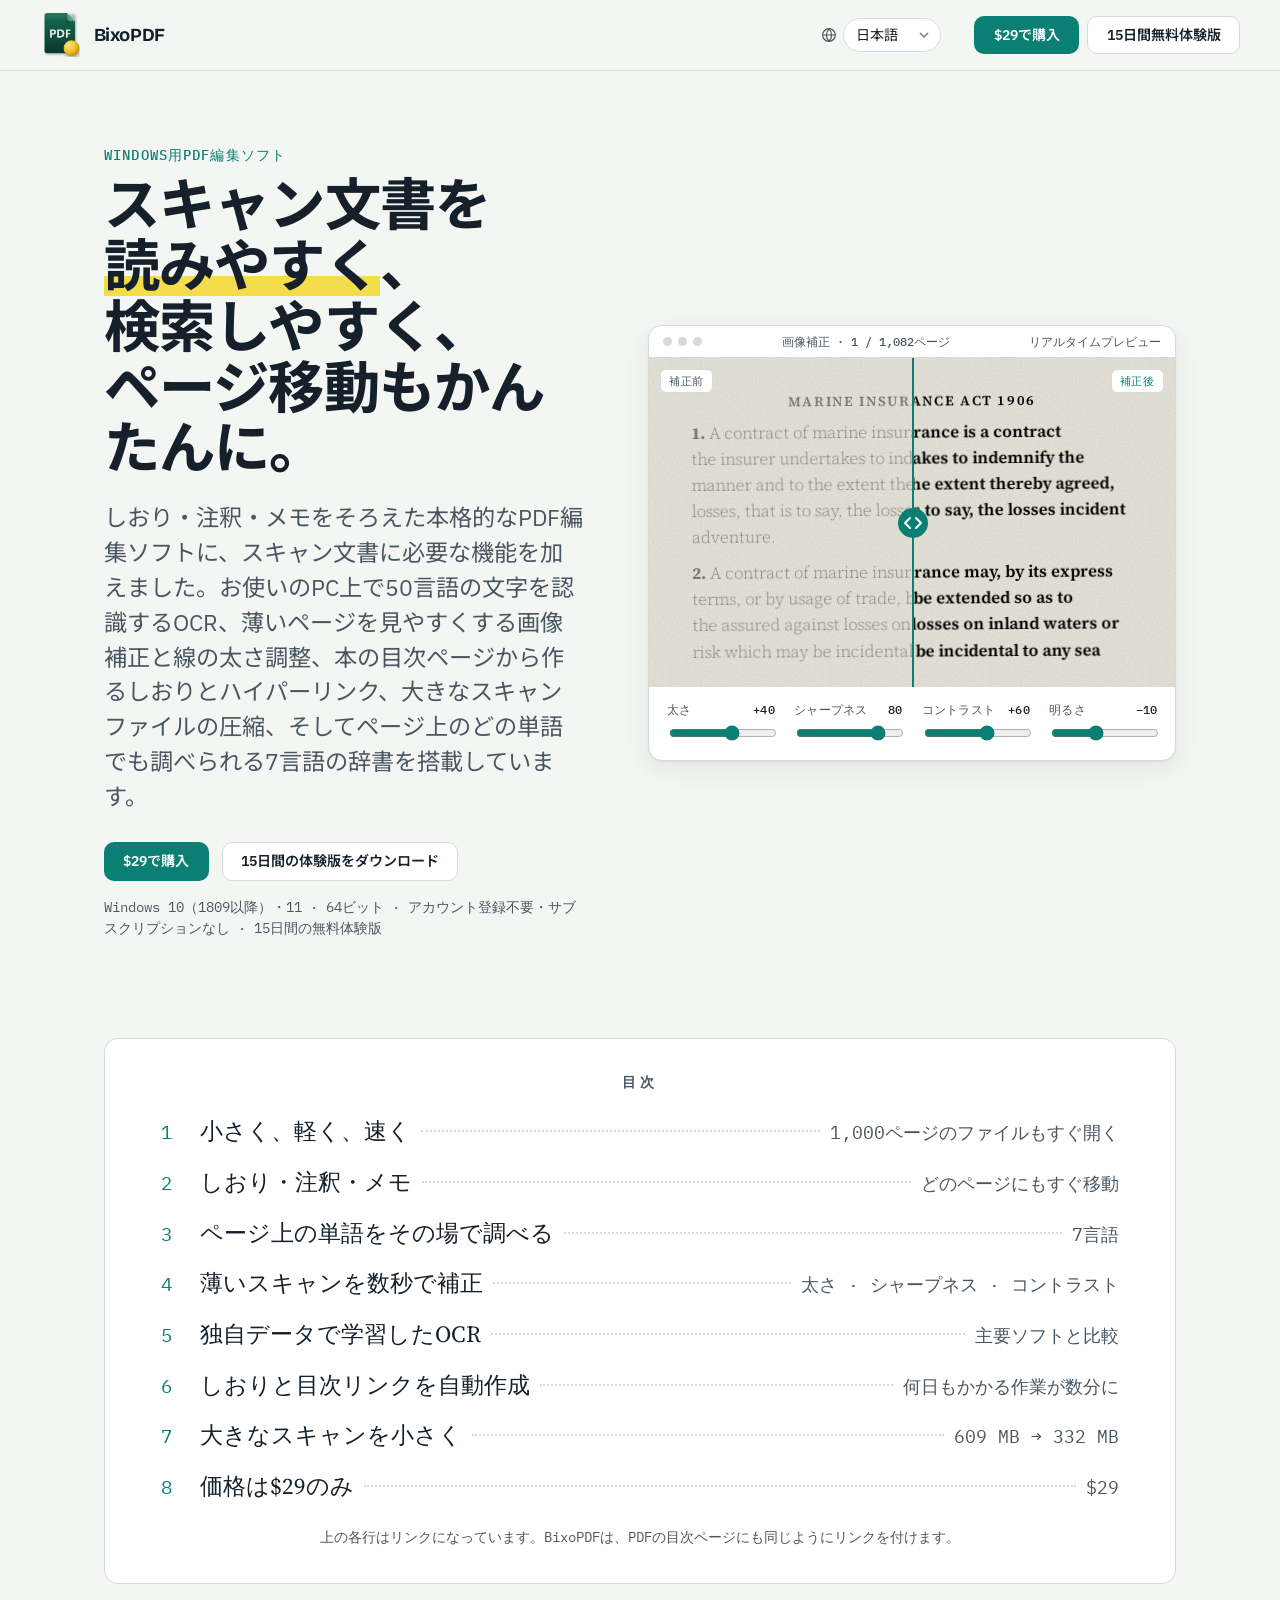
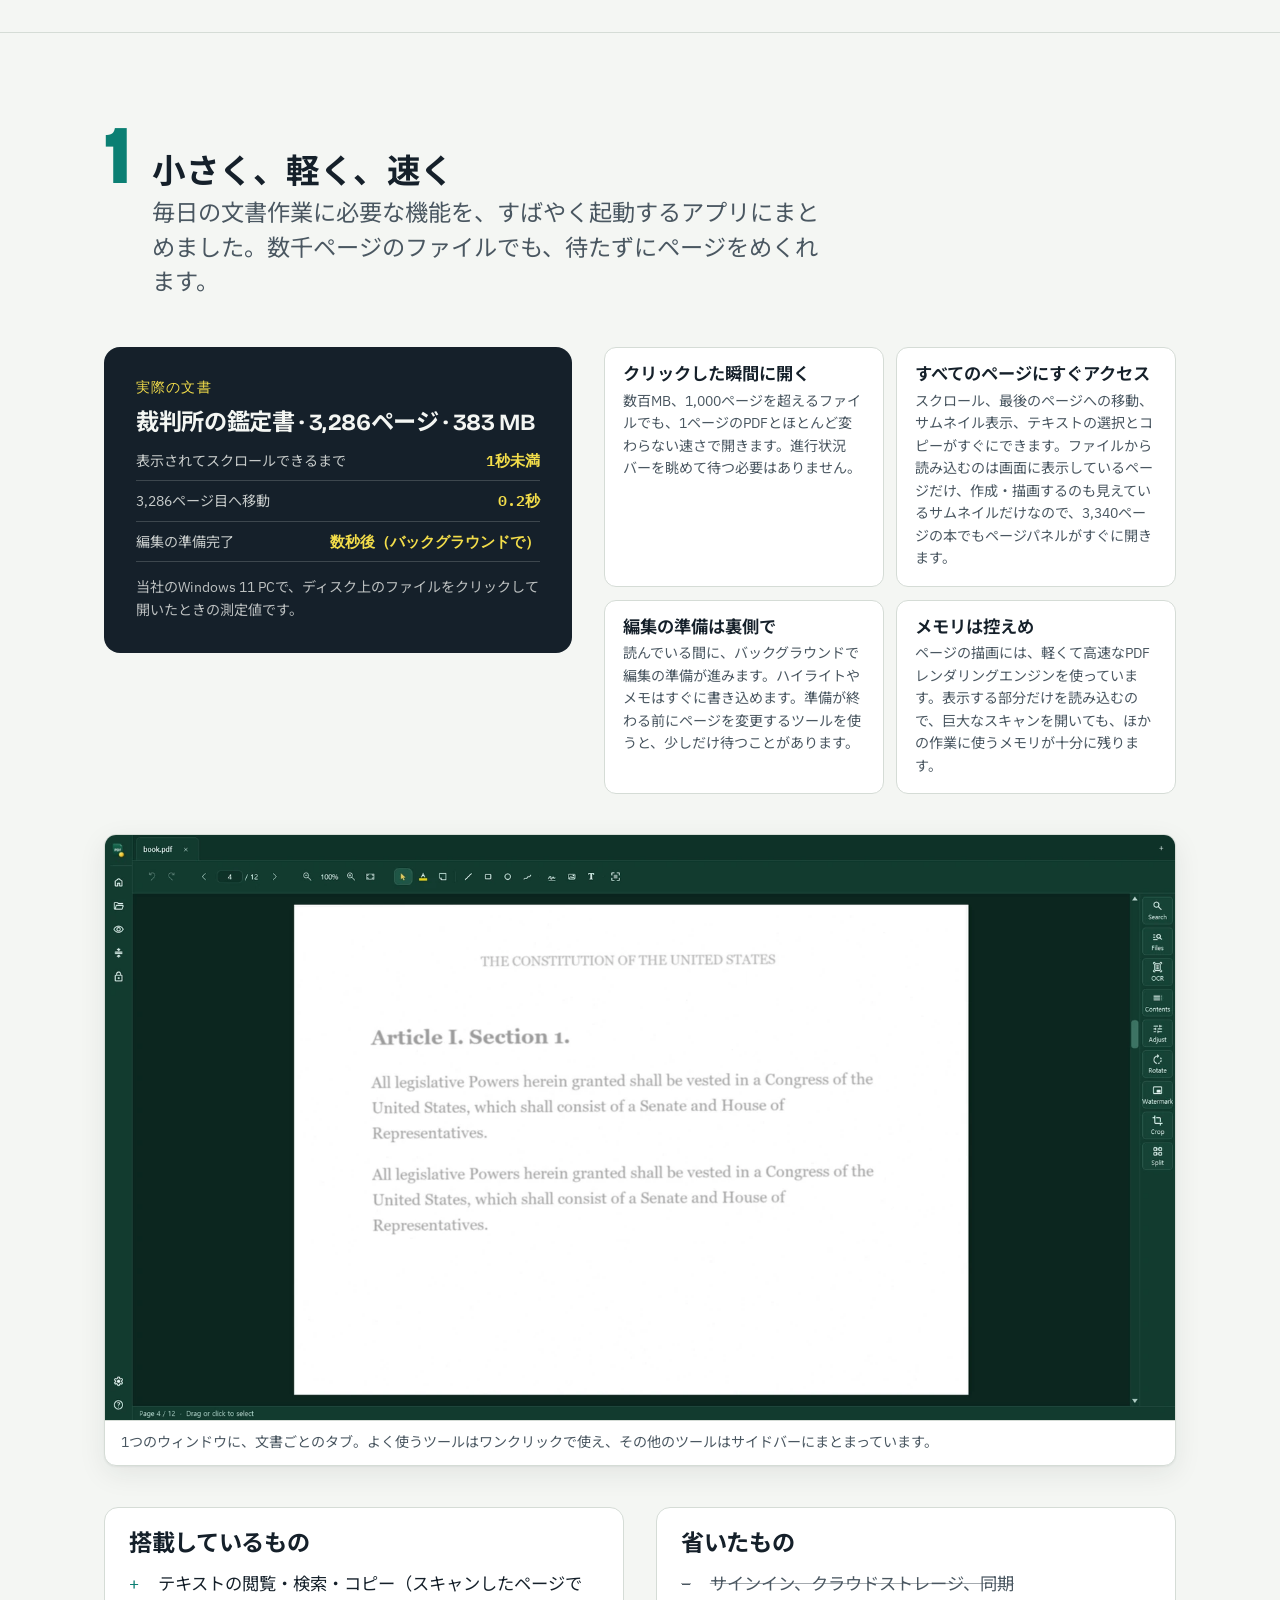
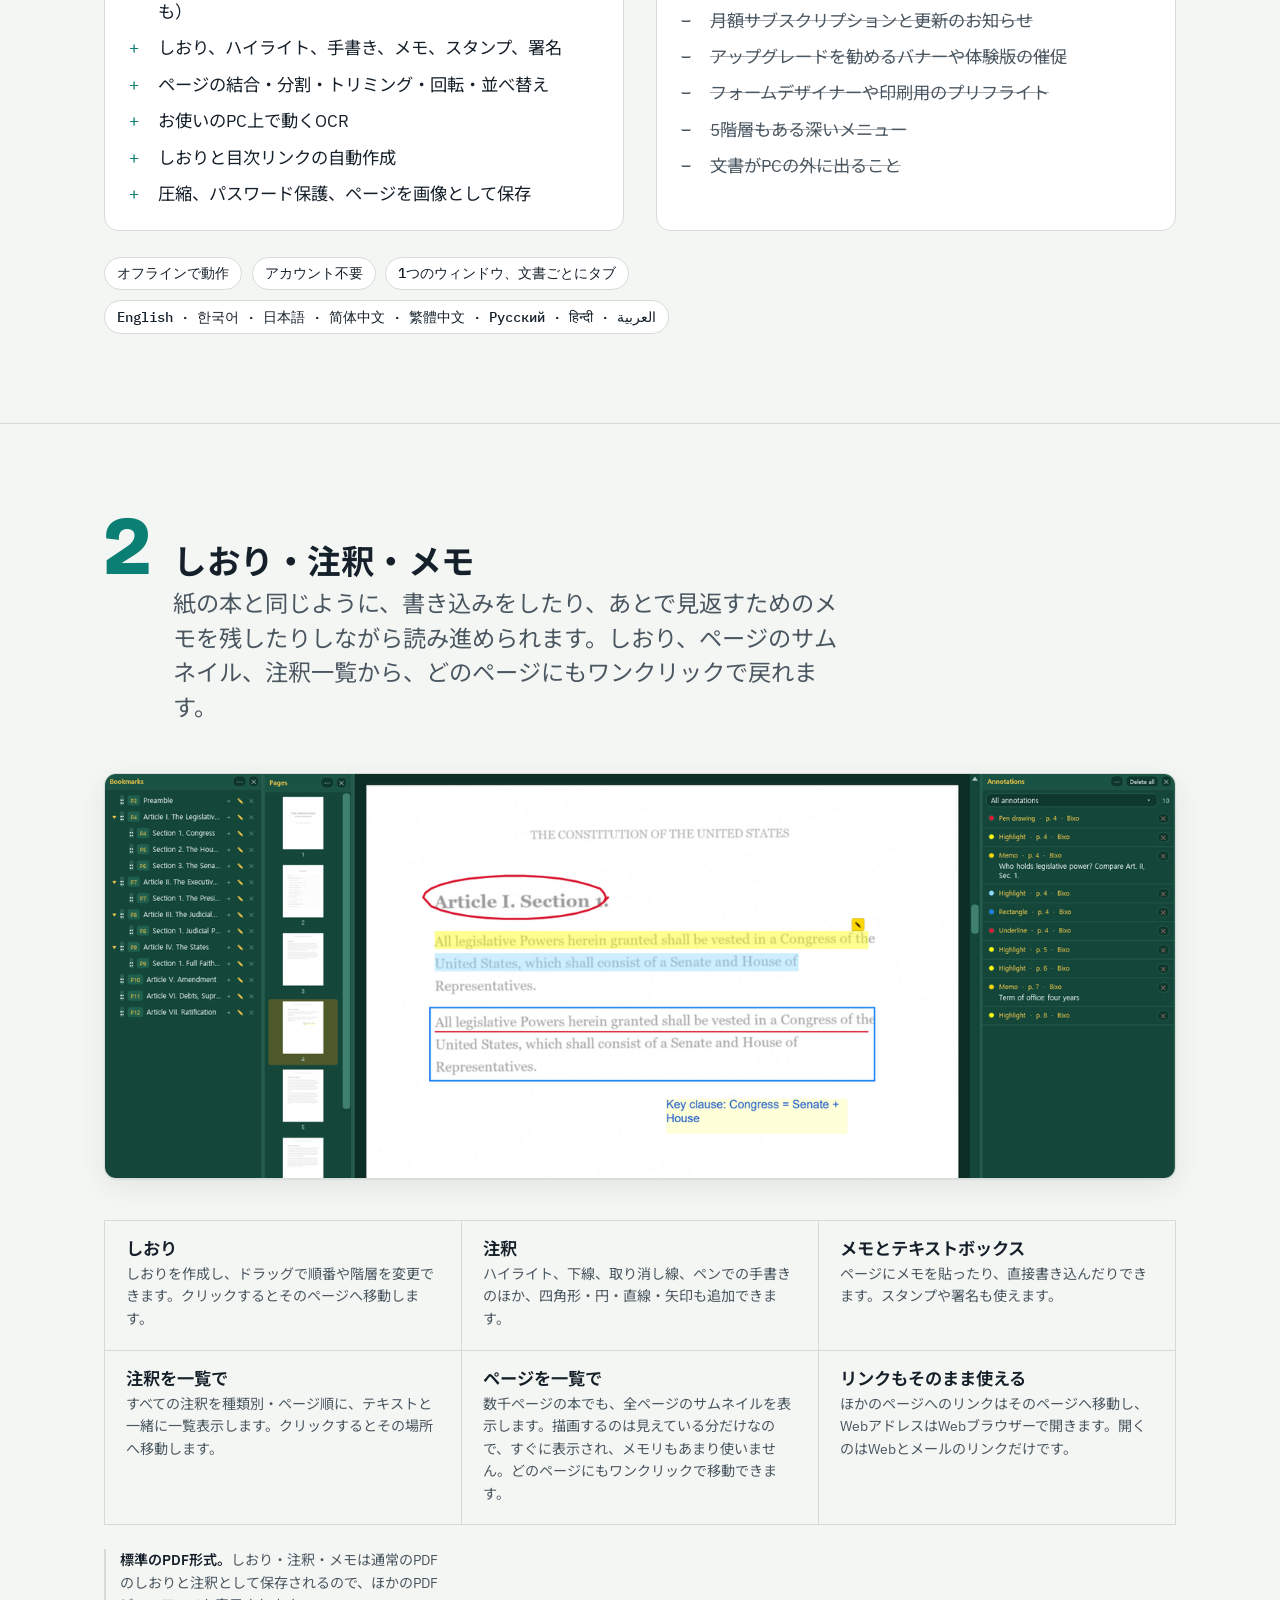
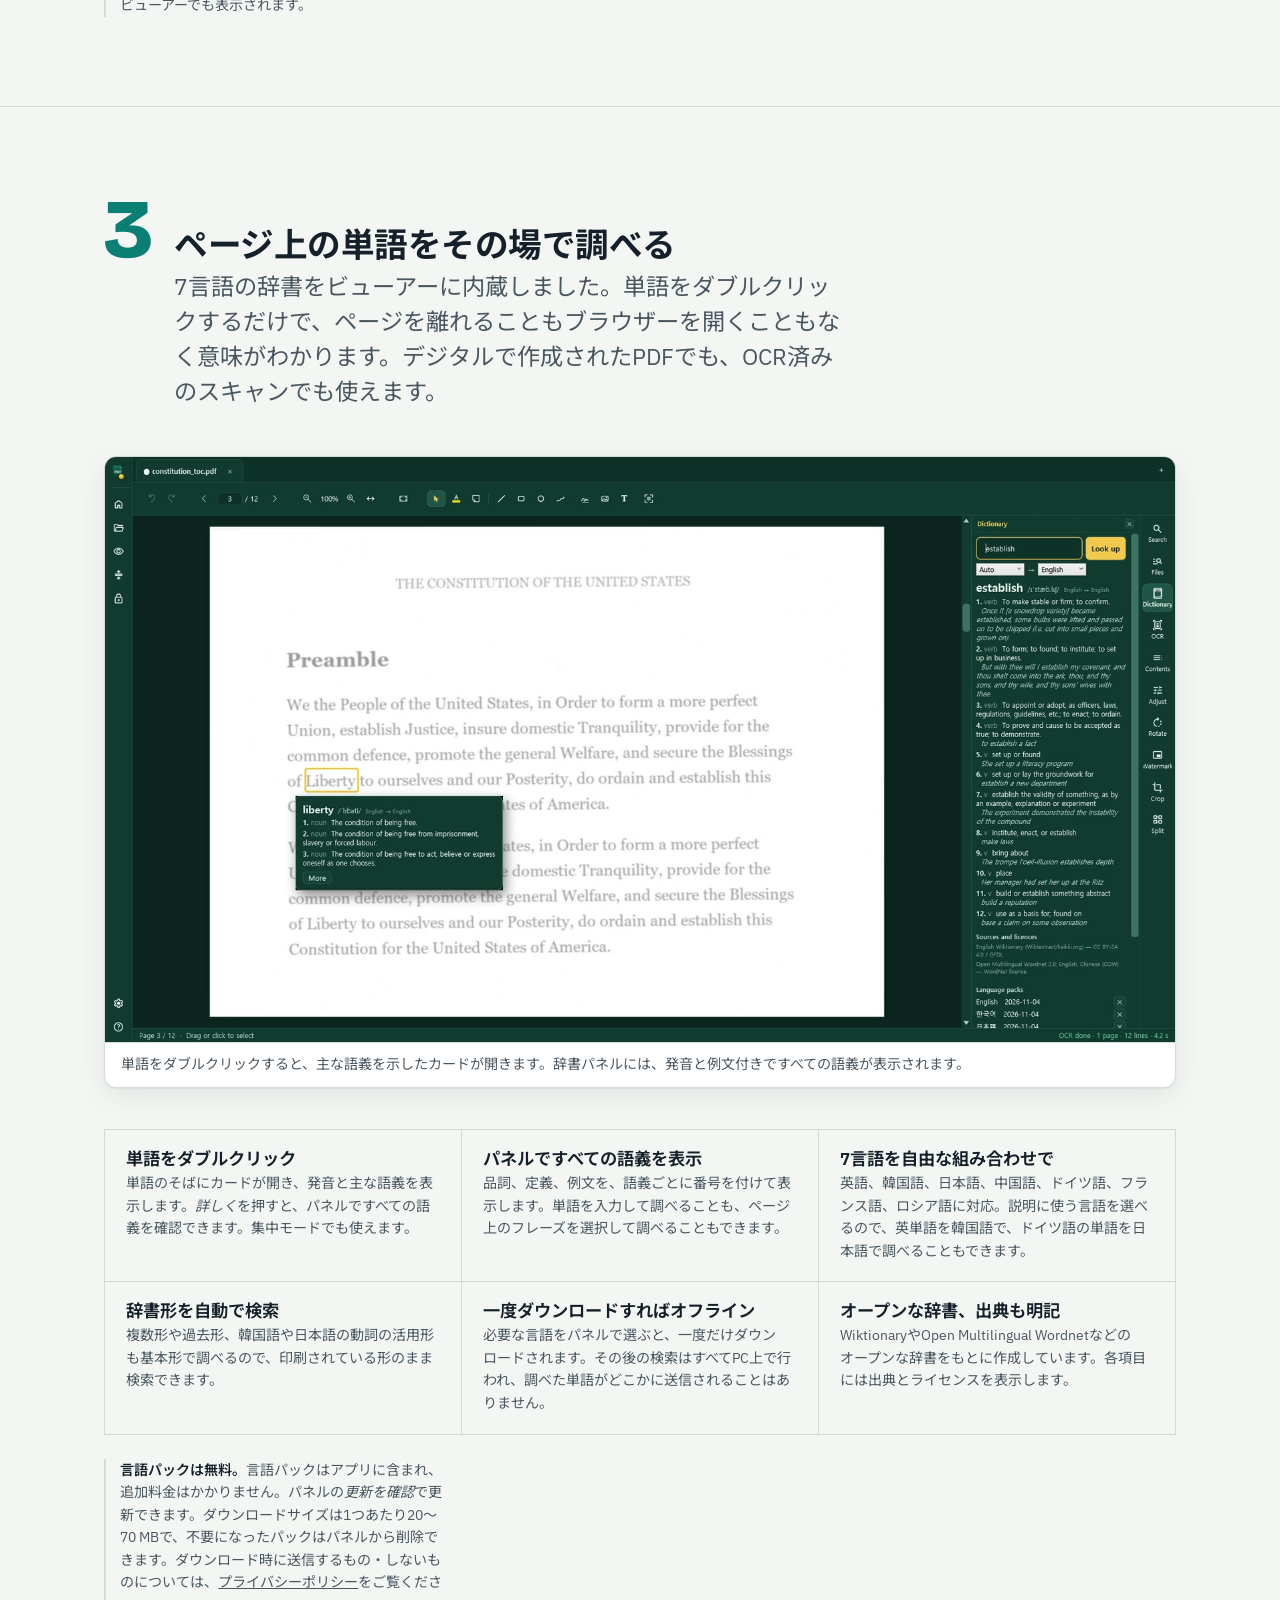
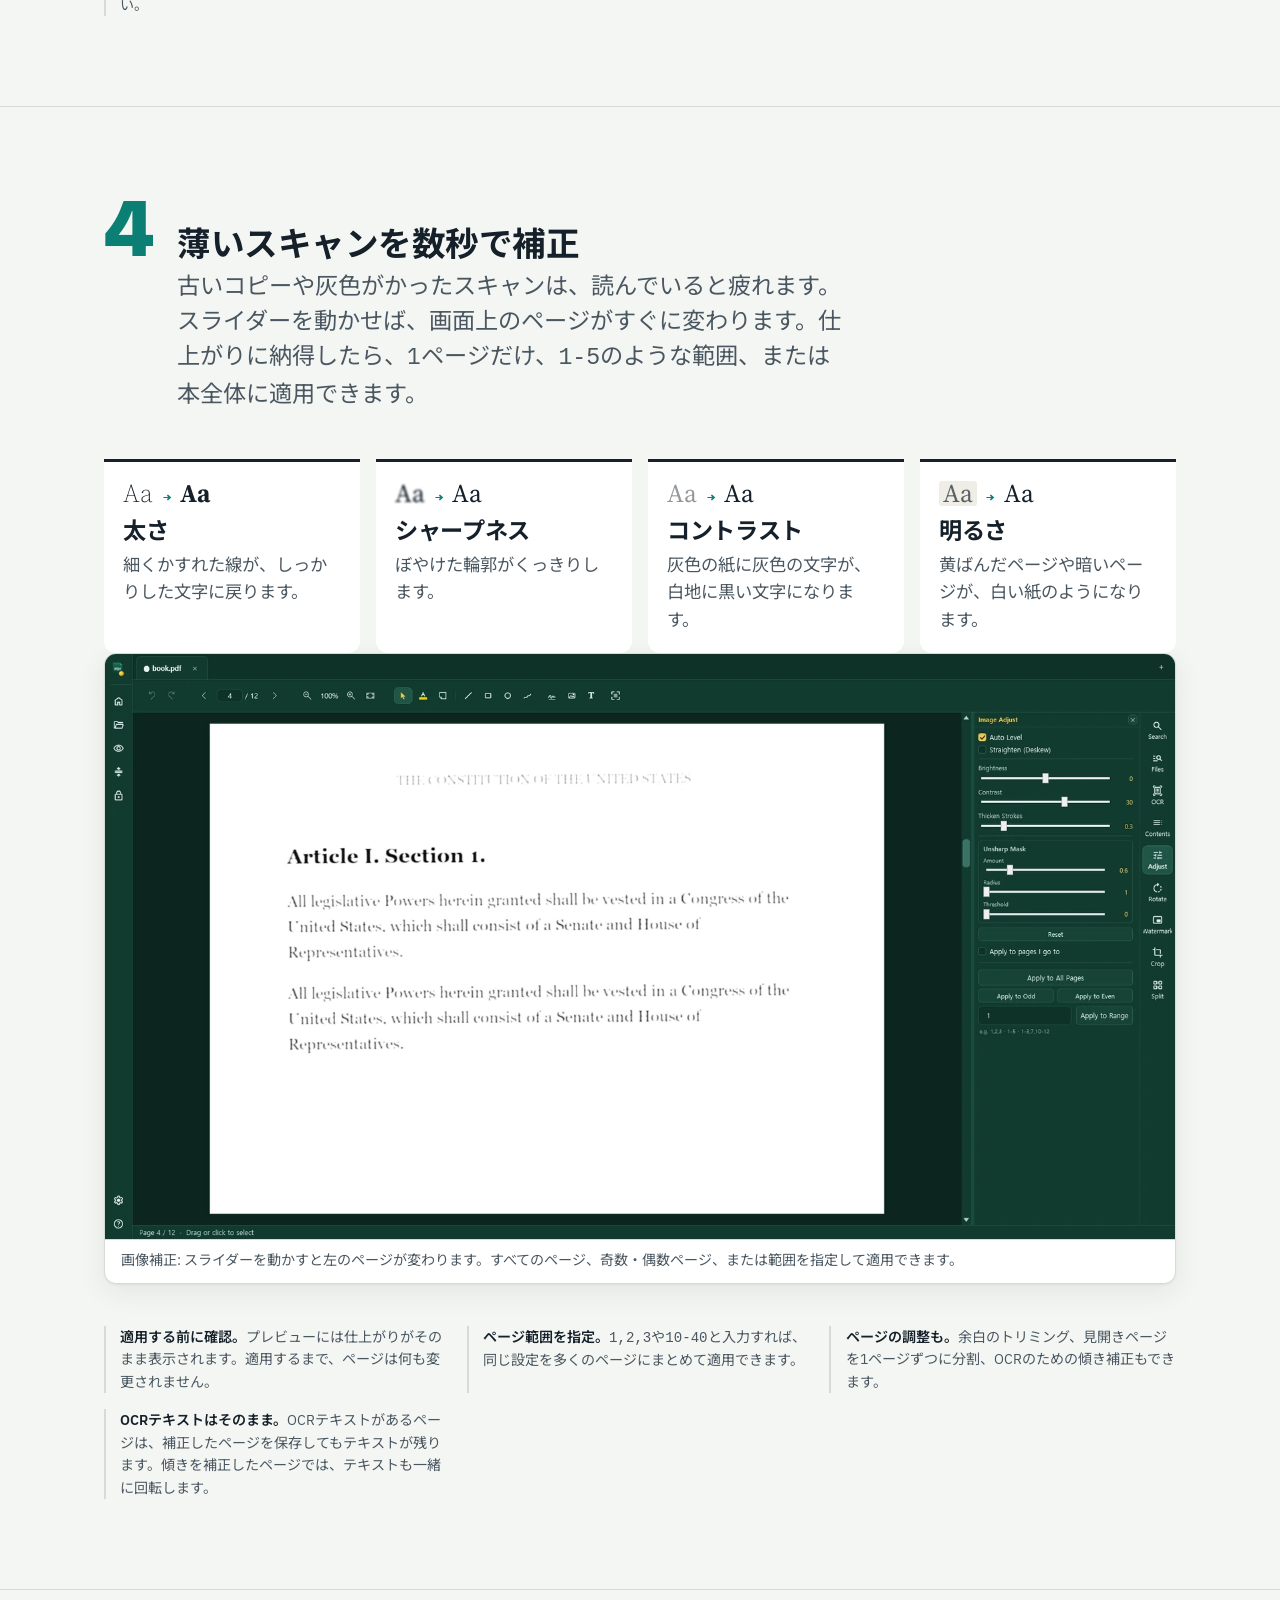
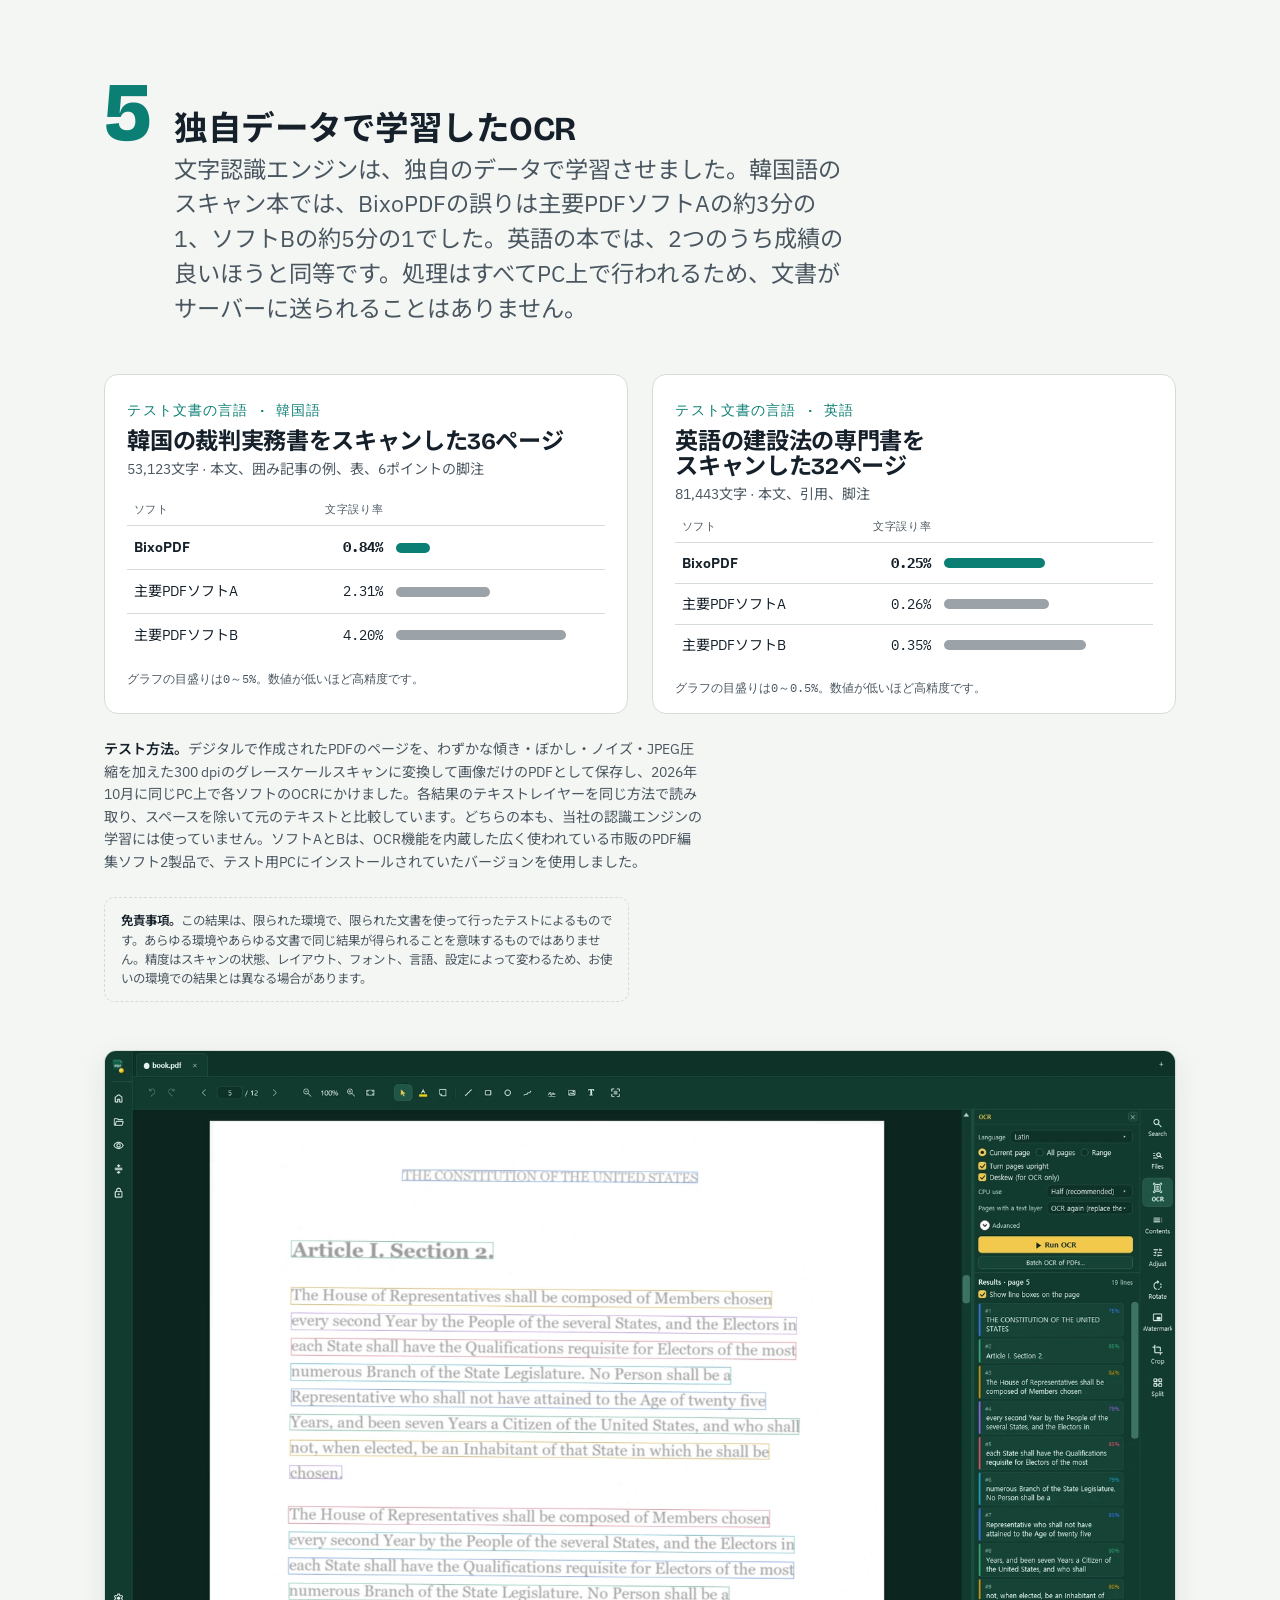
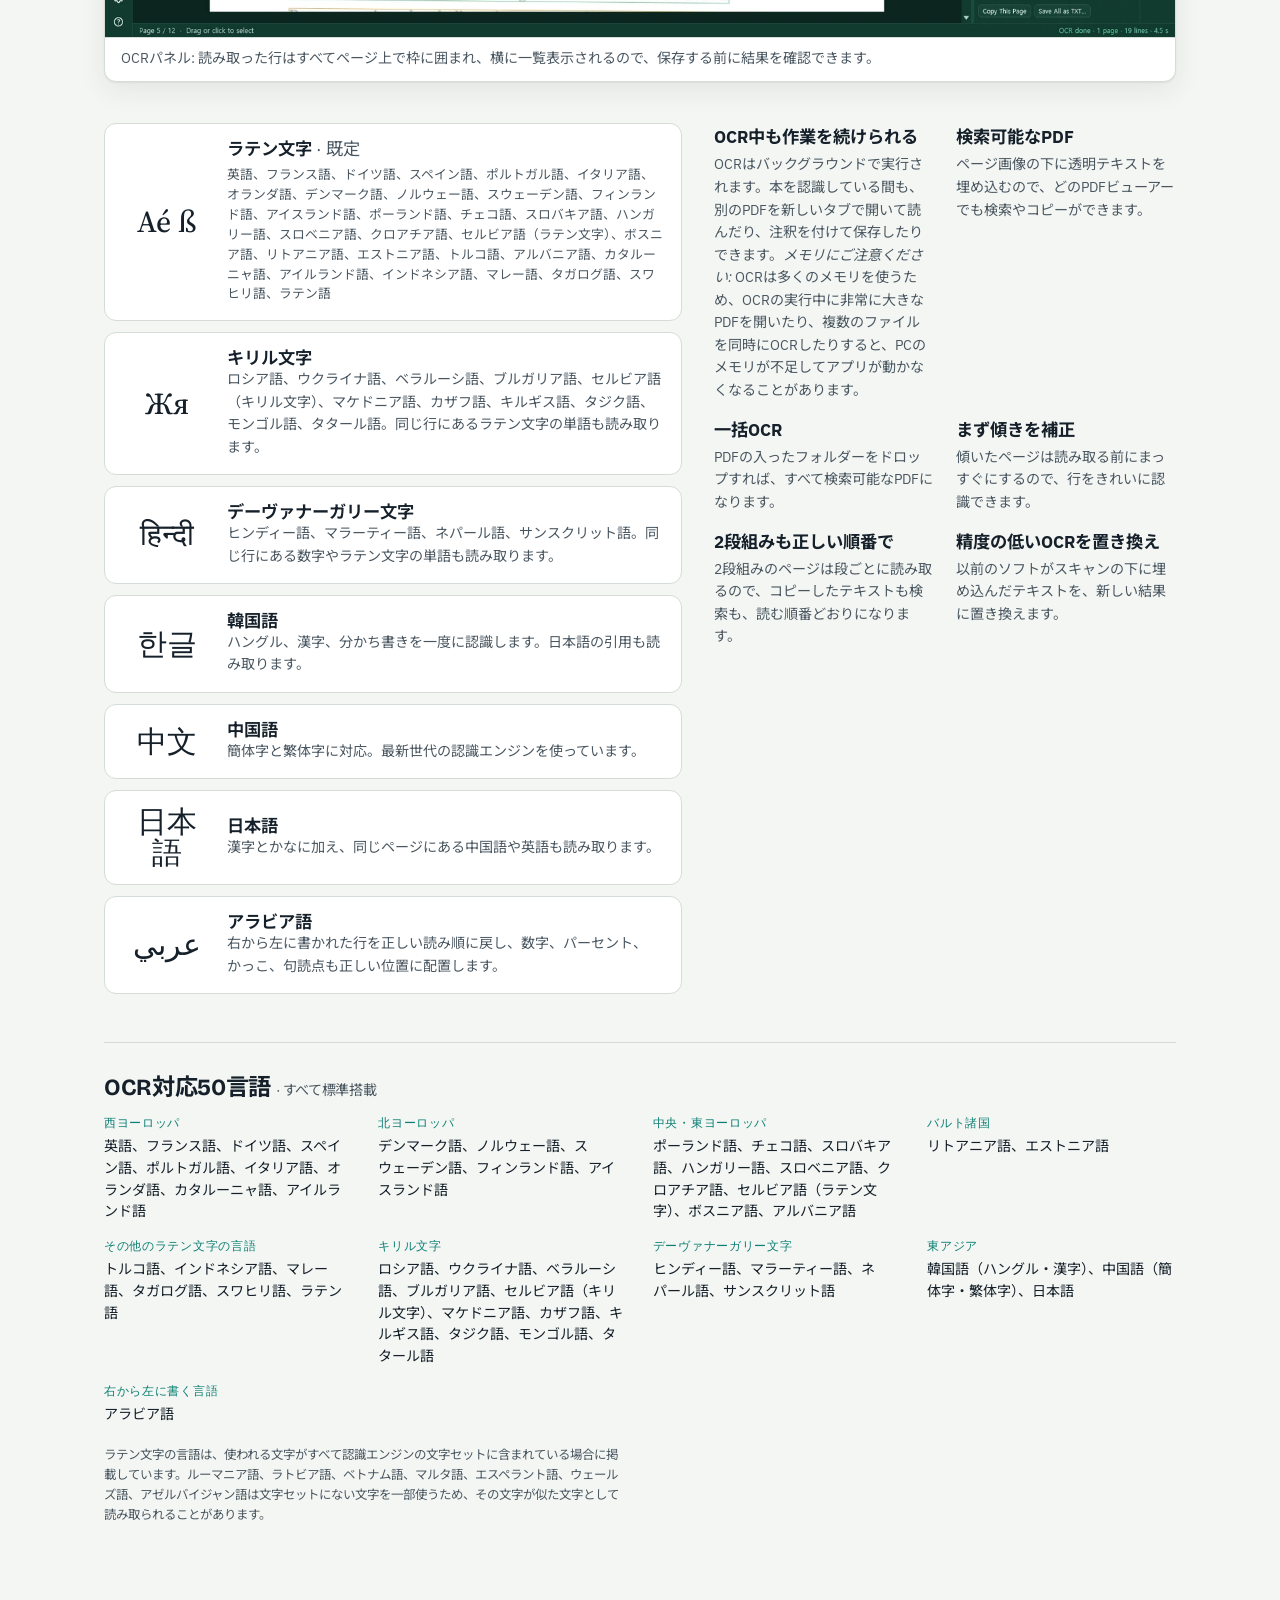
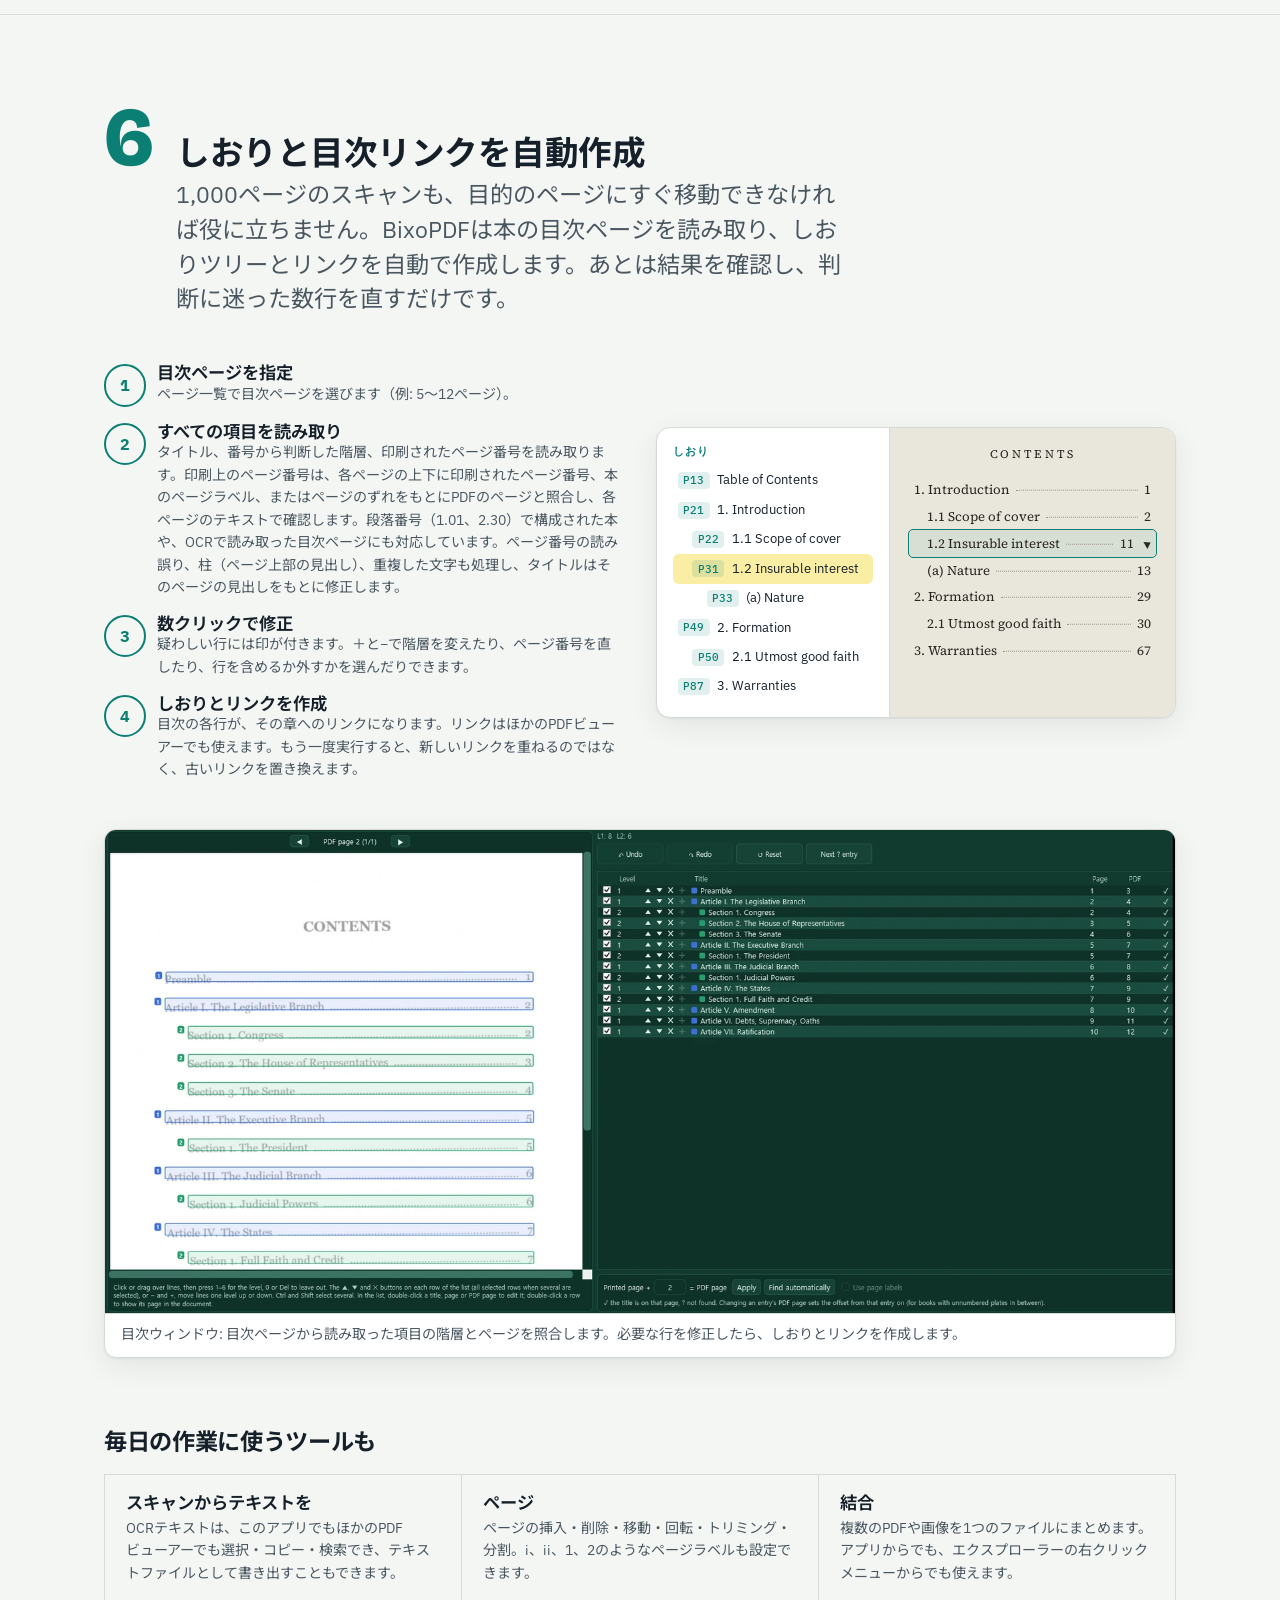
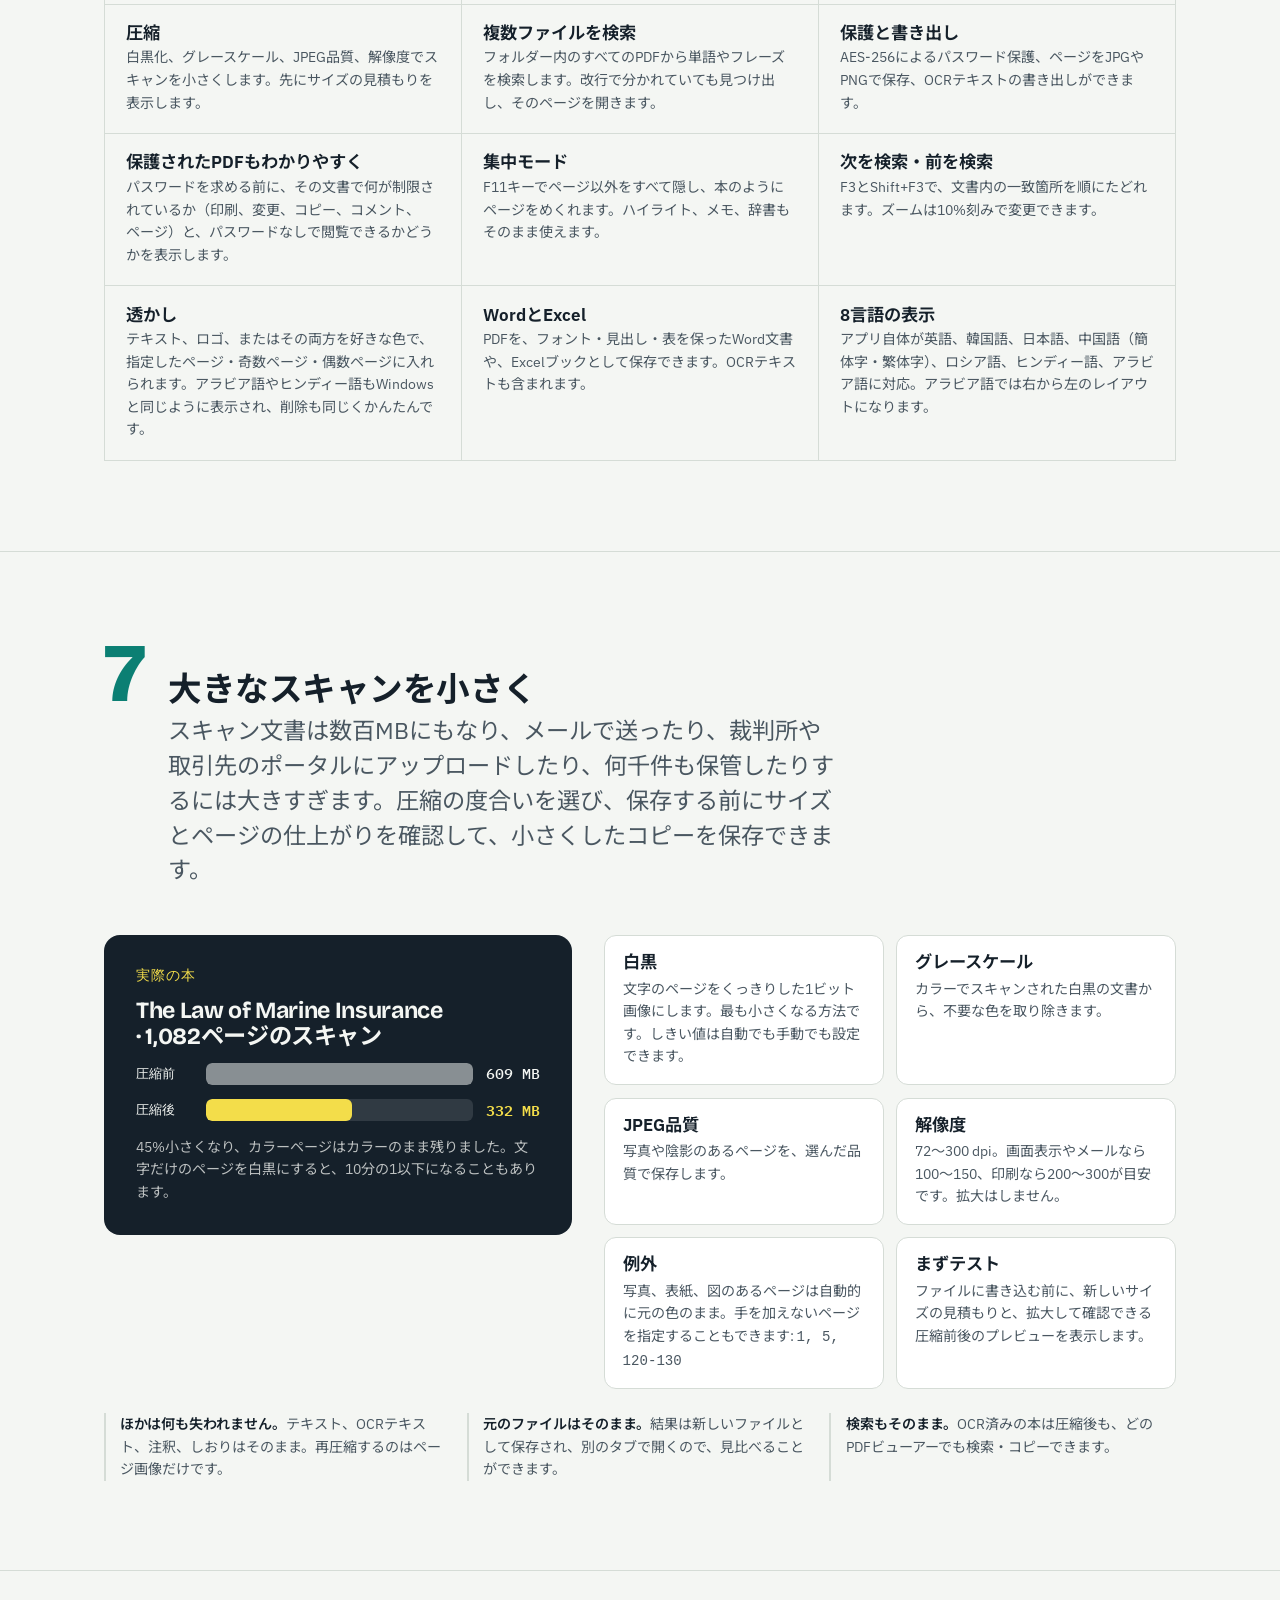
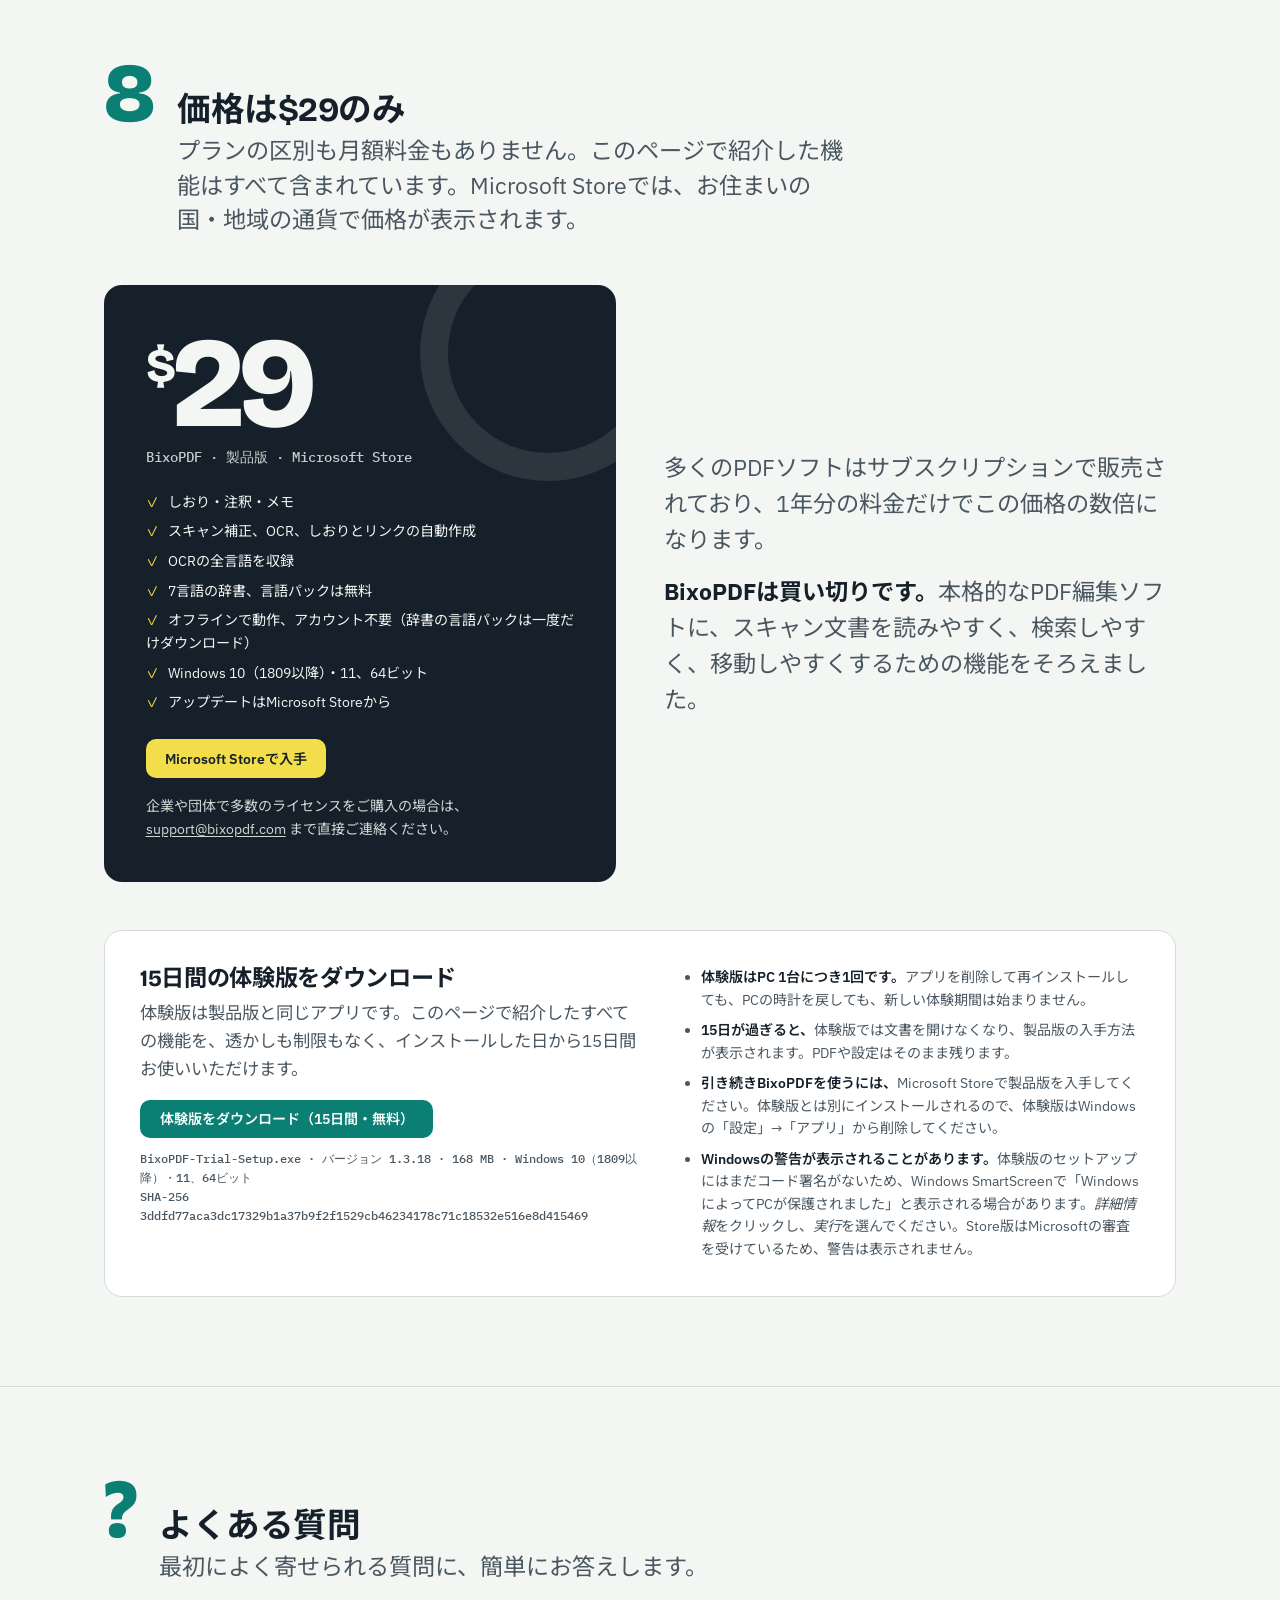
<file: ja/index.html>
<!doctype html>
<html lang="ja">
<head>
<meta charset="utf-8">
<meta name="viewport" content="width=device-width, initial-scale=1, viewport-fit=cover">
<title>BixoPDF</title>
<meta name="description" content="しおり・注釈・メモをそろえたPDF編集ソフトに、スキャン文書に必要な機能を加えました。PC上で動く50言語対応のOCR、スキャン画像の補正、目次ページから作るしおりとリンク、7言語の辞書。Microsoft Storeで$29、15日間の無料体験版あり。">
<meta name="naver-site-verification" content="c8dbab2af9d2878ce91f82f38f2d15165c487e68" />
<link rel="canonical" href="https://www.bixopdf.com/ja/">
<link rel="alternate" hreflang="en" href="https://www.bixopdf.com/">
<link rel="alternate" hreflang="ko" href="https://www.bixopdf.com/ko/">
<link rel="alternate" hreflang="ja" href="https://www.bixopdf.com/ja/">
<link rel="alternate" hreflang="ru" href="https://www.bixopdf.com/ru/">
<link rel="alternate" hreflang="ar" href="https://www.bixopdf.com/ar/">
<link rel="alternate" hreflang="hi" href="https://www.bixopdf.com/hi/">
<link rel="alternate" hreflang="x-default" href="https://www.bixopdf.com/">
<link rel="icon" type="image/png" sizes="32x32" href="../favicon-32.png">
<link rel="icon" type="image/png" sizes="192x192" href="../favicon-192.png">
<link rel="apple-touch-icon" href="../apple-touch-icon.png">
<meta property="og:type" content="website">
<meta property="og:title" content="BixoPDF — スキャン文書を読みやすく">
<meta property="og:description" content="Windows用の小さくて速いPDF編集ソフト。薄いスキャンの補正、PC上で動くOCR、目次ページから作るしおり。$29。">
<meta property="og:url" content="https://www.bixopdf.com/ja/">
<meta property="og:image" content="https://www.bixopdf.com/og-image.png">
<meta name="twitter:card" content="summary_large_image">
<link rel="preconnect" href="https://fonts.googleapis.com">
<link rel="preconnect" href="https://fonts.gstatic.com" crossorigin>
<link rel="stylesheet" href="https://fonts.googleapis.com/css2?family=Bricolage+Grotesque:opsz,wght@12..96,400..800&family=IBM+Plex+Sans:ital,wght@0,400;0,500;0,600;1,400&family=IBM+Plex+Mono:wght@400;500&family=Noto+Sans+JP:wght@400;500;700&family=Source+Serif+4:opsz,wght@8..60,200..900&display=swap">
<style>
/* Layout: a scanned book's own furniture — a contents page with dot leaders as the navigation,
   numbered sections, and a live "before / after" scan as the opening. Paper-white with ink, one
   scanner-teal accent and a highlighter yellow kept for OCR marks. */
:root {
  --paper: #f4f6f3;
  --sheet: #ffffff;
  --ink: #15202a;
  --ink-soft: #4a5761;
  --rule: #d5dcd6;
  --accent: #0b7f73;
  --accent-ink: #ffffff;
  --mark: #f3dd4a;
  --mark-ink: #15202a;
  --scan-bg: #e9e6dc;
  --scan-ink: #5e5a52;
  --scan-fixed: #17150f;
  --shadow: 0 1px 2px rgba(21,32,42,.06), 0 8px 28px rgba(21,32,42,.08);

  --f-display: "Bricolage Grotesque", "Noto Sans JP", "Segoe UI", system-ui, sans-serif;
  --f-body: "IBM Plex Sans", "Noto Sans JP", "Segoe UI", system-ui, sans-serif;
  --f-mono: "IBM Plex Mono", ui-monospace, Consolas, monospace;
  --f-book: "Source Serif 4", Georgia, "Times New Roman", serif;

  --step--1: clamp(.82rem, .8rem + .1vw, .88rem);
  --step-0: clamp(1rem, .96rem + .2vw, 1.08rem);
  --step-1: clamp(1.2rem, 1.1rem + .5vw, 1.45rem);
  --step-2: clamp(1.5rem, 1.3rem + 1vw, 2.1rem);
  --step-3: clamp(2.1rem, 1.6rem + 2.4vw, 3.6rem);
  --wrap: 72rem;
}
@media (prefers-color-scheme: dark) {
  :root:not([data-theme="light"]) {
    --paper: #0f1519; --sheet: #172027; --ink: #e5ebe7; --ink-soft: #a3b0b4; --rule: #2a363d;
    --accent: #38c2b0; --accent-ink: #062521; --mark: #e2cf4a; --mark-ink: #15202a;
    --scan-bg: #d9d5c9; --scan-ink: #5e5a52;
    --shadow: 0 1px 2px rgba(0,0,0,.3), 0 10px 30px rgba(0,0,0,.35);
    color-scheme: dark;
  }
}
:root[data-theme="dark"] {
  --paper: #0f1519; --sheet: #172027; --ink: #e5ebe7; --ink-soft: #a3b0b4; --rule: #2a363d;
  --accent: #38c2b0; --accent-ink: #062521; --mark: #e2cf4a; --mark-ink: #15202a;
  --scan-bg: #d9d5c9; --scan-ink: #5e5a52;
  --shadow: 0 1px 2px rgba(0,0,0,.3), 0 10px 30px rgba(0,0,0,.35);
  color-scheme: dark;
}

* { box-sizing: border-box; }
html { scroll-behavior: smooth; }
@media (prefers-reduced-motion: reduce) { html { scroll-behavior: auto; } * { transition: none !important; } }
body {
  margin: 0; background: var(--paper); color: var(--ink);
  font: 400 var(--step-0)/1.6 var(--f-body);
  -webkit-font-smoothing: antialiased;
  line-break: strict;
}
a { color: inherit; }
a:focus-visible, button:focus-visible, input:focus-visible { outline: 3px solid var(--accent); outline-offset: 3px; border-radius: 4px; }
h1, h2, h3 { font-family: var(--f-display); line-height: 1.08; letter-spacing: -.015em; text-wrap: balance; margin: 0; }
h1, h2, h3 { word-break: auto-phrase; }
p { margin: 0; }
.wrap { max-width: var(--wrap); margin-inline: auto; padding-inline: clamp(16px, 4vw, 40px); }
.eyebrow { font: 500 var(--step--1)/1.2 var(--f-mono); letter-spacing: .08em; text-transform: uppercase; color: var(--accent); }
.muted { color: var(--ink-soft); }

/* ── Header ── */
.top { position: sticky; top: env(safe-area-inset-top, 0px); z-index: 10; background: color-mix(in srgb, var(--paper) 88%, transparent); backdrop-filter: blur(10px); border-bottom: 1px solid var(--rule); }
.top .wrap { display: flex; align-items: center; gap: 1.5rem; padding-block: .8rem; }
.brand { display: flex; align-items: center; gap: .6rem; text-decoration: none; font: 700 1.15rem/1 var(--f-display); letter-spacing: -.02em; }
.brand svg { width: 28px; height: 28px; flex: none; }
.brand img { width: 44px; height: 44px; flex: none; }
.shot { margin: 0 0 clamp(1.8rem, 4vw, 2.6rem); border: 1px solid var(--rule); border-radius: 12px; overflow: hidden; background: var(--sheet); box-shadow: var(--shadow); }
.shot img { display: block; width: 100%; height: auto; }
.shot figcaption { padding: .6rem 1rem .7rem; font-size: var(--step--1); color: var(--ink-soft); border-top: 1px solid var(--rule); }
.brand small { font: 500 .72rem/1 var(--f-mono); color: var(--ink-soft); letter-spacing: .04em; }
.top nav { display: flex; gap: 1.4rem; margin-left: auto; font-size: var(--step--1); }
.top nav a { text-decoration: none; color: var(--ink-soft); white-space: nowrap; }
.top nav a:hover { color: var(--ink); }
.btn { display: inline-flex; align-items: center; gap: .5rem; padding: .7rem 1.15rem; border-radius: 10px; font: 600 var(--step--1)/1 var(--f-body); text-decoration: none; border: 1px solid transparent; cursor: pointer; white-space: nowrap; }
.btn-primary { background: var(--accent); color: var(--accent-ink); }
.btn-primary:hover { filter: brightness(1.08); }
.btn-ghost { border-color: var(--rule); color: var(--ink); background: var(--sheet); }
.btn-ghost:hover { border-color: var(--ink-soft); }
footer .langs { margin: .6rem 0 0; padding-top: 0; border-top: 0; font-size: var(--step--1); } footer .langs a { color: inherit; } footer .langs a[aria-current] { font-weight: 600; text-decoration: none; }
.top-ctas { display: flex; gap: .5rem; margin-left: 1.4rem; }
.top-ctas .short { display: none; }
.lang-pick { display: flex; align-items: center; gap: .35rem; margin-inline-start: 1.2rem; color: var(--ink-soft); }
.lang-pick svg { flex: none; }
.lang-pick select { appearance: none; -webkit-appearance: none; font: inherit; font-size: var(--step--1); color: var(--ink); background-color: var(--sheet); background-image: url("data:image/svg+xml,%3Csvg xmlns='http://www.w3.org/2000/svg' width='10' height='6'%3E%3Cpath d='M1 1l4 4 4-4' fill='none' stroke='%23707b82' stroke-width='1.5'/%3E%3C/svg%3E"); background-repeat: no-repeat; background-position: right .7rem center; border: 1px solid var(--rule); border-radius: 999px; padding: .42rem 1.9rem .42rem .8rem; cursor: pointer; line-height: 1.3; }
[dir="rtl"] .lang-pick select { background-position: left .7rem center; padding: .42rem .8rem .42rem 1.9rem; }
.lang-pick select:hover { border-color: var(--ink-soft); }
.lang-pick select:focus-visible { outline: 2px solid var(--accent); outline-offset: 2px; }
.top .lang-pick + .top-ctas { margin-inline-start: .6rem !important; }
.top .wrap:has(.lang-pick) { max-width: 86rem; }
@media (max-width: 1360px) { .top nav { display: none; } .lang-pick { margin-inline-start: auto; } }
@media (max-width: 520px) { .top .wrap { gap: .6rem; } .brand span { display: none; } }
@media (max-width: 520px) { .lang-pick svg { display: none; } .lang-pick select { padding: .5rem 1.5rem .5rem .55rem; background-position: right .5rem center; } [dir="rtl"] .lang-pick select { padding: .5rem .55rem .5rem 1.5rem; background-position: left .5rem center; } }
@media (max-width: 1320px) { .top nav { gap: .9rem; } .top-ctas { margin-left: 1rem; } }
@media (max-width: 1200px) { .top nav { display: none; } .top-ctas { margin-left: auto; } }
@media (max-width: 680px) { .top-ctas .long { display: none; } .top-ctas .short { display: inline; } .top-ctas .btn { padding: .6rem .8rem; } }
@media (max-width: 400px) { .top .wrap { gap: .45rem; } .brand img { width: 36px; height: 36px; } .top-ctas { gap: .35rem; } .top-ctas .btn { padding: .55rem .6rem; } .top .lang-pick + .top-ctas { margin-inline-start: .35rem !important; } .lang-pick select, [dir="rtl"] .lang-pick select { padding-inline: .45rem 1.35rem; } }
@media (max-width: 370px) { .top-ctas .btn { padding: .5rem .45rem; font-size: .88rem; } .lang-pick select, [dir="rtl"] .lang-pick select { font-size: .82rem; padding-inline: .4rem 1.2rem; } .lang-pick select { background-position: right .4rem center; } [dir="rtl"] .lang-pick select { background-position: left .4rem center; } }

/* ── Hero ── */
.hero { padding-block: clamp(2.5rem, 6vw, 5rem) clamp(2rem, 4vw, 3.5rem); }
.hero .wrap { display: grid; grid-template-columns: minmax(0, 1fr) minmax(0, 1.1fr); gap: clamp(2rem, 5vw, 4rem); align-items: center; }
.hero h1 { font-size: var(--step-3); font-weight: 750; }
.hero h1 em { font-style: normal; background: linear-gradient(transparent 62%, var(--mark) 62%, var(--mark) 92%, transparent 92%); color: inherit; }
.hero .lede { margin-top: 1.2rem; font-size: var(--step-1); line-height: 1.5; color: var(--ink-soft); max-width: 34rem; }
.hero .ctas { display: flex; flex-wrap: wrap; gap: .8rem; margin-top: 1.8rem; }
.hero .fine { margin-top: 1rem; font: 400 var(--step--1)/1.5 var(--f-mono); color: var(--ink-soft); }
@media (max-width: 900px) { .hero .wrap { grid-template-columns: minmax(0, 1fr); } }

/* The live scan */
.scan { background: var(--sheet); border: 1px solid var(--rule); border-radius: 14px; box-shadow: var(--shadow); overflow: hidden; }
.scan-bar { display: flex; align-items: center; justify-content: space-between; gap: 1rem; padding: .6rem .9rem; border-bottom: 1px solid var(--rule); font: 500 .75rem/1 var(--f-mono); color: var(--ink-soft); }
.scan-bar .dots { display: flex; gap: 6px; }
.scan-bar .dots i { width: 9px; height: 9px; border-radius: 50%; background: var(--rule); display: block; }
.stage { position: relative; aspect-ratio: 16 / 10; max-width: 100%; background: var(--scan-bg); overflow: hidden; user-select: none; }
.page { position: absolute; inset: 0; padding: 7% 8%; background-color: var(--scan-bg);
  background-image: url("data:image/svg+xml;utf8,<svg xmlns='http://www.w3.org/2000/svg' width='160' height='160'><filter id='n'><feTurbulence type='fractalNoise' baseFrequency='.9' numOctaves='2' stitchTiles='stitch'/><feColorMatrix values='0 0 0 0 0  0 0 0 0 0  0 0 0 0 0  0 0 0 .09 0'/></filter><rect width='160' height='160' filter='url(%23n)'/></svg>"); }
.page .run { font-family: var(--f-book); color: var(--scan-ink); font-size: clamp(.78rem, .55rem + 1vw, 1.05rem); line-height: 1.55; transform: rotate(-.35deg); transform-origin: left top; }
.page .run h4 { margin: 0 0 .7em; font: 600 .82em/1.2 var(--f-book); letter-spacing: .12em; text-transform: uppercase; text-align: center; }
.page .run p + p { margin-top: .6em; }
.page .run .sec { font-weight: 700; }
.raw .run { font-weight: 260; filter: blur(.7px); opacity: .78; }
.fixed { clip-path: inset(0 0 0 var(--split, 50%)); }
.fixed .run { font-weight: var(--wght, 520); filter: blur(var(--blur, .1px)) contrast(var(--con, 1.6)) brightness(var(--bri, .9)); color: var(--scan-fixed); }
.divider { position: absolute; top: 0; bottom: 0; left: var(--split, 50%); width: 2px; background: var(--accent); pointer-events: none; }
.divider::after { content: ""; position: absolute; top: 50%; left: 50%; width: 30px; height: 30px; transform: translate(-50%, -50%); border-radius: 50%; background: var(--accent);
  background-image: url("data:image/svg+xml;utf8,<svg xmlns='http://www.w3.org/2000/svg' viewBox='0 0 30 30'><path d='M12 10l-5 5 5 5M18 10l5 5-5 5' fill='none' stroke='white' stroke-width='2' stroke-linecap='round' stroke-linejoin='round'/></svg>"); }
.tag { position: absolute; top: .7rem; font: 500 .68rem/1 var(--f-mono); letter-spacing: .06em; text-transform: uppercase; padding: .35rem .5rem; border-radius: 6px; background: var(--sheet); color: var(--ink-soft); border: 1px solid var(--rule); }
.tag.l { left: .7rem; } .tag.r { right: .7rem; color: var(--accent); }
.split-range { position: absolute; inset: 0; width: 100%; height: 100%; margin: 0; opacity: 0; cursor: ew-resize; }
.controls { display: grid; grid-template-columns: repeat(4, minmax(0, 1fr)); gap: .9rem 1.2rem; padding: 1rem 1.1rem 1.1rem; }
.controls label { display: grid; gap: .35rem; font: 500 .74rem/1.2 var(--f-mono); color: var(--ink-soft); letter-spacing: .02em; }
.controls label span { display: flex; justify-content: space-between; }
.controls output { color: var(--ink); font-variant-numeric: tabular-nums; }
input[type=range] { width: 100%; accent-color: var(--accent); }
@media (max-width: 520px) { .controls { grid-template-columns: repeat(2, minmax(0, 1fr)); } }

/* ── Contents (the page's navigation, set as a book's contents page) ── */
.contents { padding-block: clamp(1.5rem, 4vw, 3rem); }
.contents .box { background: var(--sheet); border: 1px solid var(--rule); border-radius: 14px; padding: clamp(1.2rem, 3vw, 2.2rem) clamp(1.2rem, 4vw, 3rem); }
.contents h2 { font: 600 var(--step--1)/1 var(--f-mono); letter-spacing: .3em; text-transform: uppercase; text-align: center; color: var(--ink-soft); margin-bottom: 1.2rem; }
.toc { list-style: none; margin: 0; padding: 0; display: grid; gap: .15rem; font-family: var(--f-book); font-size: var(--step-1); }
.toc a { display: flex; align-items: baseline; gap: .6rem; text-decoration: none; padding: .35rem .5rem; border-radius: 6px; }
.toc a:hover { background: color-mix(in srgb, var(--mark) 45%, transparent); }
.toc .n { font-family: var(--f-mono); font-size: .8em; color: var(--accent); min-width: 1.6em; }
.toc .t { min-width: 0; }
.toc .lead { flex: 1; border-bottom: 2px dotted var(--rule); transform: translateY(-.3em); min-width: 1.5rem; }
.toc .p { font-family: var(--f-mono); font-size: .78em; color: var(--ink-soft); white-space: nowrap; }
.contents .hint { margin-top: 1rem; text-align: center; font: 400 var(--step--1)/1.5 var(--f-mono); color: var(--ink-soft); }
@media (max-width: 520px) { .toc .p { display: none; } }

/* ── Sections ── */
section.chapter { padding-block: clamp(3rem, 7vw, 6rem); border-top: 1px solid var(--rule); scroll-margin-top: 4rem; }
.chap-head { display: grid; grid-template-columns: auto minmax(0, 1fr); gap: .3rem 1.4rem; align-items: baseline; margin-bottom: clamp(1.8rem, 4vw, 3rem); }
.chap-head .num { grid-row: span 2; font: 800 clamp(3rem, 2rem + 4vw, 5.5rem)/.8 var(--f-display); color: var(--accent); }
.chap-head h2 { font-size: var(--step-2); font-weight: 700; }
.chap-head p { max-width: 42rem; color: var(--ink-soft); font-size: var(--step-1); line-height: 1.5; }
@media (max-width: 520px) { .chap-head { grid-template-columns: minmax(0, 1fr); } .chap-head .num { grid-row: auto; } }

.two { display: grid; grid-template-columns: repeat(2, minmax(0, 1fr)); gap: clamp(1rem, 3vw, 2rem); }
@media (max-width: 760px) { .two { grid-template-columns: minmax(0, 1fr); } }

/* 1 · kept / left out */
.ledger { border: 1px solid var(--rule); border-radius: 14px; background: var(--sheet); padding: 1.4rem 1.5rem; }
.ledger h3 { font-size: var(--step-1); margin-bottom: .9rem; display: flex; align-items: center; gap: .5rem; }
.ledger ul { list-style: none; margin: 0; padding: 0; display: grid; gap: .55rem; }
.ledger li { display: grid; grid-template-columns: 1.3rem minmax(0, 1fr); gap: .5rem; }
.ledger li::before { font-family: var(--f-mono); color: var(--accent); }
.ledger.keep li::before { content: "+"; }
.ledger.drop li::before { content: "–"; color: var(--ink-soft); }
.ledger.drop li { color: var(--ink-soft); text-decoration: line-through; text-decoration-color: color-mix(in srgb, var(--ink-soft) 50%, transparent); }
.facts { display: flex; flex-wrap: wrap; gap: .6rem; margin-top: 1.6rem; }
.chip { font: 500 var(--step--1)/1 var(--f-mono); padding: .55rem .75rem; border-radius: 999px; border: 1px solid var(--rule); background: var(--sheet); }

/* 2 · enhancement */
.knobs { display: grid; grid-template-columns: repeat(4, minmax(0, 1fr)); gap: 1rem; }
.knob { padding: 1.2rem; border-top: 3px solid var(--ink); background: var(--sheet); border-radius: 0 0 12px 12px; }
.knob h3 { font-size: var(--step-1); margin-bottom: .4rem; }
.knob .sample { font-family: var(--f-book); font-size: 1.6rem; line-height: 1; margin-bottom: .8rem; display: flex; gap: .6rem; align-items: baseline; }
.knob .sample b { color: var(--accent); font-family: var(--f-mono); font-size: .9rem; }
@media (max-width: 900px) { .knobs { grid-template-columns: repeat(2, minmax(0, 1fr)); } }
@media (max-width: 460px) { .knobs { grid-template-columns: minmax(0, 1fr); } }
.note { margin-top: 1.5rem; display: grid; grid-template-columns: repeat(3, minmax(0, 1fr)); gap: 1rem; }
.note p { font-size: var(--step--1); color: var(--ink-soft); padding-left: .9rem; border-left: 2px solid var(--rule); }
.note b { color: var(--ink); font-weight: 600; }
@media (max-width: 760px) { .note { grid-template-columns: minmax(0, 1fr); } }

/* 3 · OCR */
.ocr-grid { display: grid; grid-template-columns: minmax(0, 1.25fr) minmax(0, 1fr); gap: clamp(1rem, 3vw, 2rem); align-items: start; }
@media (max-width: 900px) { .ocr-grid { grid-template-columns: minmax(0, 1fr); } }
.scripts { display: grid; gap: .7rem; }
.script { display: grid; grid-template-columns: 5.5rem minmax(0, 1fr); gap: 1rem; align-items: center; padding: 1rem 1.1rem; background: var(--sheet); border: 1px solid var(--rule); border-radius: 12px; }
.script .glyph { font: 500 1.9rem/1 var(--f-book); text-align: center; }
.script h3 { font-size: var(--step-0); font-weight: 650; font-family: var(--f-body); letter-spacing: 0; }
.script p { font-size: var(--step--1); color: var(--ink-soft); }
.script .glyph[lang="ar"] { direction: rtl; }
.lat-list { margin-top: .4rem; font-size: .8rem !important; line-height: 1.55; }
.proof { background: var(--sheet); border: 1px solid var(--rule); border-radius: 14px; padding: 1.4rem; }
.proof h3 { font-size: var(--step-1); margin-bottom: .3rem; }
.proof .sub { font-size: var(--step--1); color: var(--ink-soft); margin-bottom: 1.2rem; }
.bar { display: grid; gap: .3rem; margin-bottom: 1.1rem; }
.bar .lbl { display: flex; justify-content: space-between; gap: 1rem; font: 500 .78rem/1.3 var(--f-mono); }
.bar .lbl span:last-child { font-variant-numeric: tabular-nums; }
.bar .track { height: 10px; border-radius: 5px; background: var(--rule); overflow: hidden; }
.bar .fill { height: 100%; border-radius: 5px; background: var(--ink-soft); }
.bar.us .fill { background: var(--accent); }
.proof .foot { font-size: .75rem; color: var(--ink-soft); line-height: 1.5; border-top: 1px solid var(--rule); padding-top: .9rem; margin-top: .4rem; }
.ocr-points { margin-top: 0; display: grid; grid-template-columns: repeat(2, minmax(0, 1fr)); gap: .9rem 1.4rem; }
.ocr-points p { font-size: var(--step--1); color: var(--ink-soft); }
.ocr-points b { display: block; color: var(--ink); font-size: var(--step-0); margin-bottom: .15rem; }
@media (max-width: 520px) { .ocr-points { grid-template-columns: minmax(0, 1fr); } }

/* 3 · head to head */
.vs { display: grid; grid-template-columns: repeat(2, minmax(0, 1fr)); gap: clamp(1rem, 3vw, 1.5rem); margin-bottom: clamp(2rem, 5vw, 3rem); }
@media (max-width: 760px) { .vs { grid-template-columns: minmax(0, 1fr); } }
.vs-card { margin: 0; background: var(--sheet); border: 1px solid var(--rule); border-radius: 14px; padding: 1.3rem 1.4rem 1.1rem; display: grid; gap: .9rem; min-width: 0; }
.vs-card h3 { font-size: var(--step-1); margin-top: .35rem; }
.vs-card figcaption p { font-size: var(--step--1); margin-top: .25rem; }
.vs-table { width: 100%; border-collapse: collapse; font-size: var(--step--1); }
.vs-table th, .vs-table td { padding: .55rem .4rem; border-top: 1px solid var(--rule); text-align: left; font-weight: 400; }
.vs-table thead th { border-top: 0; font: 500 .7rem/1.2 var(--f-mono); letter-spacing: .06em; text-transform: uppercase; color: var(--ink-soft); padding-top: 0; }
.vs-table .num-col { text-align: right; font-family: var(--f-mono); font-variant-numeric: tabular-nums; white-space: nowrap; width: 1%; }
.vs-table .bar-col { width: 45%; }
.vs-table tbody th { white-space: nowrap; }
.vs-table tr.us th, .vs-table tr.us td { font-weight: 650; color: var(--ink); }
.vbar { display: block; height: 10px; width: var(--w); border-radius: 5px; background: var(--ink-soft); opacity: .55; }
.vs-table tr.us .vbar { background: var(--accent); opacity: 1; }
.vs-card .scale { font: 400 .72rem/1.4 var(--f-mono); color: var(--ink-soft); }
.vs-method { grid-column: 1 / -1; font-size: var(--step--1); color: var(--ink-soft); max-width: 75ch; }
.vs-method b { color: var(--ink); font-weight: 600; }
.vs-disclaimer { grid-column: 1 / -1; font-size: .78rem; line-height: 1.55; color: var(--ink-soft); max-width: 75ch; padding: .8rem 1rem; border: 1px dashed var(--rule); border-radius: 10px; }
.vs-disclaimer b { color: var(--ink); font-weight: 600; }
.sr { position: absolute; width: 1px; height: 1px; overflow: hidden; clip: rect(0 0 0 0); }
@media (max-width: 420px) { .vs-table .bar-col { display: none; } }

/* 3 · language list */
.langs { margin-top: clamp(2rem, 5vw, 3rem); border-top: 1px solid var(--rule); padding-top: clamp(1.5rem, 4vw, 2rem); }
.langs h3 { font-size: var(--step-1); margin-bottom: 1rem; }
.langs h3 .muted { font: 400 var(--step--1)/1 var(--f-body); }
.lang-grid { margin: 0; display: grid; grid-template-columns: repeat(auto-fill, minmax(min(100%, 15rem), 1fr)); gap: 1rem 1.6rem; }
.lang-grid div { min-width: 0; }
.lang-grid dt { font: 500 .72rem/1.3 var(--f-mono); letter-spacing: .06em; text-transform: uppercase; color: var(--accent); margin-bottom: .3rem; }
.lang-grid dd { margin: 0; font-size: var(--step--1); line-height: 1.55; }
.lang-note { margin-top: 1.2rem; font-size: .78rem; color: var(--ink-soft); max-width: 75ch; }

/* 4 · bookmarks + links */
.steps { list-style: none; margin: 0; padding: 0; display: grid; gap: 1rem; counter-reset: s; }
.steps li { display: grid; grid-template-columns: 2.4rem minmax(0, 1fr); gap: .9rem; counter-increment: s; }
.steps li::before { content: counter(s); display: grid; place-items: center; width: 2.4rem; height: 2.4rem; border-radius: 50%; border: 2px solid var(--accent); color: var(--accent); font: 700 1rem/1 var(--f-mono); }
.steps h3 { font-size: var(--step-0); font-family: var(--f-body); font-weight: 650; letter-spacing: 0; }
.steps p { font-size: var(--step--1); color: var(--ink-soft); }
.demo-toc { background: var(--sheet); border: 1px solid var(--rule); border-radius: 14px; box-shadow: var(--shadow); overflow: hidden; display: grid; grid-template-columns: minmax(0, .9fr) minmax(0, 1.1fr); }
.demo-toc .tree { border-right: 1px solid var(--rule); padding: 1rem; font-size: .8rem; }
.demo-toc .tree .h { font: 600 .7rem/1 var(--f-mono); letter-spacing: .08em; text-transform: uppercase; color: var(--accent); margin-bottom: .7rem; }
.bm { display: flex; gap: .45rem; align-items: center; padding: .28rem .3rem; border-radius: 6px; white-space: nowrap; overflow: hidden; text-overflow: ellipsis; }
.bm .pg { font: 500 .66rem/1 var(--f-mono); color: var(--accent); background: color-mix(in srgb, var(--accent) 12%, transparent); padding: .2rem .35rem; border-radius: 4px; flex: none; }
.bm.l2 { padding-left: 1.2rem; } .bm.l3 { padding-left: 2.1rem; }
.bm.on { background: color-mix(in srgb, var(--mark) 50%, transparent); }
.demo-toc .leaf { padding: 1.1rem 1.2rem; background: var(--scan-bg); font-family: var(--f-book); color: #2a2722; font-size: .82rem; }
.leaf .ttl { text-align: center; letter-spacing: .25em; font-size: .72rem; margin-bottom: .8rem; }
.leaf .row { display: flex; gap: .4rem; align-items: baseline; padding: .18rem .3rem; border-radius: 4px; }
.leaf .row .d { flex: 1; border-bottom: 1.5px dotted #9b958a; transform: translateY(-.25em); }
.leaf .row.ind { padding-left: 1.1rem; }
.leaf .row.link { outline: 1.5px solid var(--accent); background: rgba(11,127,115,.08); }
.leaf .cursor { display: inline-block; width: 0; height: 0; margin-left: .3rem; border-left: 6px solid #2a2722; border-top: 4px solid transparent; border-bottom: 4px solid transparent; transform: rotate(-30deg); }
@media (max-width: 520px) { .demo-toc { grid-template-columns: minmax(0, 1fr); } .demo-toc .tree { border-right: 0; border-bottom: 1px solid var(--rule); } }

/* more tools */
.tools { display: grid; grid-template-columns: repeat(3, minmax(0, 1fr)); gap: 0; border-top: 1px solid var(--rule); border-left: 1px solid var(--rule); }
.tools div { padding: 1.2rem 1.3rem; border-right: 1px solid var(--rule); border-bottom: 1px solid var(--rule); }
.tools h3 { font-size: var(--step-0); font-family: var(--f-body); font-weight: 650; letter-spacing: 0; margin-bottom: .25rem; }
.tools p { font-size: var(--step--1); color: var(--ink-soft); }
@media (max-width: 900px) { .tools { grid-template-columns: repeat(2, minmax(0, 1fr)); } }
@media (max-width: 520px) { .tools { grid-template-columns: minmax(0, 1fr); } }

/* 5 · compress */
.cmp { display: grid; grid-template-columns: minmax(0, .9fr) minmax(0, 1.1fr); gap: clamp(1rem, 3vw, 2rem); align-items: start; }
@media (max-width: 900px) { .cmp { grid-template-columns: minmax(0, 1fr); } }
.cmp-example { background: var(--ink); color: var(--paper); border-radius: 16px; padding: clamp(1.3rem, 3vw, 2rem); display: grid; gap: .9rem; }
.cmp-example .eyebrow { color: var(--mark); }
.cmp-example h3 { font-size: var(--step-1); }
.size-row { display: grid; grid-template-columns: 3.6rem minmax(0, 1fr) auto; gap: .8rem; align-items: center; font: 500 .8rem/1 var(--f-mono); }
.size-bar { height: 22px; border-radius: 6px; background: color-mix(in srgb, var(--paper) 12%, transparent); overflow: hidden; }
.size-bar span { display: block; height: 100%; width: var(--w); background: color-mix(in srgb, var(--paper) 45%, transparent); border-radius: 6px; }
.size-row.after .size-bar span { background: var(--mark); }
.size-val { font-variant-numeric: tabular-nums; font-size: .95rem; }
.size-row.after .size-val { color: var(--mark); font-weight: 600; }
.cmp-foot { font-size: var(--step--1); color: color-mix(in srgb, var(--paper) 75%, transparent) !important; }
.huge { margin-bottom: clamp(1.5rem, 4vw, 2.5rem); }
.speed { display: grid; gap: .55rem; margin: 0; }
.speed div { display: flex; justify-content: space-between; gap: 1rem; align-items: baseline; padding-bottom: .5rem; border-bottom: 1px solid color-mix(in srgb, var(--paper) 18%, transparent); }
.speed dt { white-space: nowrap; font-size: var(--step--1); color: color-mix(in srgb, var(--paper) 80%, transparent); }
.speed dd { margin: 0; font: 600 .95rem/1.2 var(--f-mono); color: var(--mark); text-align: right; font-variant-numeric: tabular-nums; }
.cmp-options { display: grid; grid-template-columns: repeat(2, minmax(0, 1fr)); gap: .8rem; }
@media (max-width: 520px) { .cmp-options { grid-template-columns: minmax(0, 1fr); } }
.opt { background: var(--sheet); border: 1px solid var(--rule); border-radius: 12px; padding: 1rem 1.1rem; }
.opt h3 { font: 650 var(--step-0)/1.2 var(--f-body); letter-spacing: 0; margin-bottom: .3rem; }
.opt p { font-size: var(--step--1); color: var(--ink-soft); }

/* 6 · price */
.price { display: grid; grid-template-columns: minmax(0, 1fr) minmax(0, 1fr); gap: clamp(1.5rem, 4vw, 3rem); align-items: center; }
@media (max-width: 760px) { .price { grid-template-columns: minmax(0, 1fr); } }
.ticket { background: var(--ink); color: var(--paper); border-radius: 18px; padding: clamp(1.6rem, 4vw, 2.6rem); position: relative; overflow: hidden; }
.ticket .amt { font: 800 clamp(4.5rem, 3rem + 7vw, 8rem)/.9 var(--f-display); letter-spacing: -.04em; }
.ticket .amt sup { font-size: .38em; vertical-align: .9em; margin-right: .05em; }
.ticket .per { font: 500 var(--step--1)/1.4 var(--f-mono); opacity: .8; margin-top: .4rem; }
.ticket ul { list-style: none; padding: 0; margin: 1.4rem 0 1.6rem; display: grid; gap: .45rem; font-size: var(--step--1); }
.ticket li::before { content: "✓"; margin-right: .6rem; color: var(--mark); }
.ticket .btn-primary { background: var(--mark); color: var(--mark-ink); }
.ticket .bulk { margin-top: 1.1rem; font-size: var(--step--1); opacity: .85; }
.ticket .bulk a { color: inherit; text-decoration: underline; text-underline-offset: .15em; }
.ticket::after { content: ""; position: absolute; right: -60px; top: -60px; width: 200px; height: 200px; border-radius: 50%; border: 28px solid color-mix(in srgb, var(--paper) 10%, transparent); }
.compare p { font-size: var(--step-1); line-height: 1.55; color: var(--ink-soft); }
.compare p + p { margin-top: 1rem; }
.compare strong { color: var(--ink); }
.trial { margin-top: clamp(2rem, 5vw, 3rem); border: 1px solid var(--rule); border-radius: 18px; background: var(--sheet); padding: clamp(1.4rem, 3.5vw, 2.2rem); display: grid; grid-template-columns: minmax(0, 1.1fr) minmax(0, 1fr); gap: clamp(1.2rem, 4vw, 2.6rem); align-items: start; }
.trial h3 { font-size: var(--step-1); margin-bottom: .5rem; }
.trial p { color: var(--ink-soft); }
.trial .btn { margin-top: 1.1rem; }
.trial .file { margin-top: .7rem; font: 500 .78rem/1.5 var(--f-mono); color: var(--ink-soft); overflow-wrap: anywhere; }
.trial ul { margin: 0; padding-left: 1.1rem; display: grid; gap: .5rem; font-size: var(--step--1); color: var(--ink-soft); }
.trial ul b { color: var(--ink); font-weight: 600; }
@media (max-width: 760px) { .trial { grid-template-columns: minmax(0, 1fr); } }

/* FAQ */
.faq { display: grid; gap: .7rem; }
.faq details { background: var(--sheet); border: 1px solid var(--rule); border-radius: 12px; padding: 1rem 1.2rem; }
.faq summary { cursor: pointer; font-weight: 600; }
.faq details p { margin-top: .6rem; color: var(--ink-soft); font-size: var(--step--1); max-width: 60ch; }

/* Footer */
footer { border-top: 1px solid var(--rule); padding-block: 2rem 3rem; font-size: var(--step--1); color: var(--ink-soft); }
footer .wrap { display: flex; flex-wrap: wrap; gap: 1rem 2rem; justify-content: space-between; align-items: center; }
footer nav { display: flex; flex-wrap: wrap; gap: 1.2rem; }
footer a { text-decoration: none; } footer a:hover { color: var(--ink); }
footer .tm { flex-basis: 100%; font-size: .75rem; margin: 0; }
</style>
</head>
<body>

<header class="top">
  <div class="wrap">
    <a class="brand" href="#top" aria-label="BixoPDF ホーム">
      <img src="../brand-icon.png" width="44" height="44" alt="" aria-hidden="true">
      <span>BixoPDF</span>
    </a>
    <nav aria-label="セクション">
      <a href="#fast">速さの理由</a>
      <a href="#annotate">注釈</a>
      <a href="#dictionary">辞書</a>
      <a href="#enhance">スキャン補正</a>
      <a href="#ocr">OCR</a>
      <a href="#bookmarks">しおり</a>
      <a href="#compress">圧縮</a>
      <a href="#price">価格</a>
    </nav>
    <label class="lang-pick"><svg width="16" height="16" viewBox="0 0 24 24" fill="none" stroke="currentColor" stroke-width="1.8" aria-hidden="true"><circle cx="12" cy="12" r="9.5"/><path d="M2.5 12h19M12 2.5c2.6 2.8 3.9 6 3.9 9.5s-1.3 6.7-3.9 9.5M12 2.5C9.4 5.3 8.1 8.5 8.1 12s1.3 6.7 3.9 9.5"/></svg><select aria-label="言語" onchange="if(this.value)location.href=this.value"><option value="/" lang="en">English</option><option value="/ko/" lang="ko">한국어</option><option value="/ja/" lang="ja" selected>日本語</option><option value="/ru/" lang="ru">Русский</option><option value="/ar/" lang="ar">العربية</option><option value="/hi/" lang="hi">हिन्दी</option></select></label>
    <div class="top-ctas">
      <a class="btn btn-primary" data-goatcounter-click="store-top" href="https://apps.microsoft.com/detail/9NJL2KH3TLKM?hl=ja-JP&gl=JP">$29で購入</a>
      <a class="btn btn-ghost" rel="nofollow" href="/download.html?l=ja&amp;from=trial-top"><span class="long">15日間無料体験版</span><span class="short">体験版</span></a>
    </div>
  </div>
</header>

<main id="top">
  <section class="hero">
    <div class="wrap">
      <div>
        <p class="eyebrow">Windows用PDF編集ソフト</p>
        <h1 style="margin-top:.8rem">スキャン文書を<em>読みやすく</em>、検索しやすく、ページ移動もかんたんに。</h1>
        <p class="lede">しおり・注釈・メモをそろえた本格的なPDF編集ソフトに、スキャン文書に必要な機能を加えました。お使いのPC上で50言語の文字を認識するOCR、薄いページを見やすくする画像補正と線の太さ調整、本の目次ページから作るしおりとハイパーリンク、大きなスキャンファイルの圧縮、そしてページ上のどの単語でも調べられる7言語の辞書を搭載しています。</p>
        <div class="ctas">
          <a class="btn btn-primary" data-goatcounter-click="store-hero" href="https://apps.microsoft.com/detail/9NJL2KH3TLKM?hl=ja-JP&gl=JP">$29で購入</a>
          <a class="btn btn-ghost" rel="nofollow" href="/download.html?l=ja&amp;from=trial-hero">15日間の体験版をダウンロード</a>
        </div>
        <p class="fine">Windows 10（1809以降）・11 · 64ビット · アカウント登録不要・サブスクリプションなし · 15日間の無料体験版</p>
      </div>

      <figure class="scan" style="margin:0" aria-label="インタラクティブな例: 薄いスキャンページの補正前と補正後">
        <div class="scan-bar"><span class="dots"><i></i><i></i><i></i></span><span>画像補正 · 1 / 1,082ページ</span><span>リアルタイムプレビュー</span></div>
        <div class="stage" id="stage">
          <div class="page raw" aria-hidden="true"><div class="run" lang="en">
            <h4>Marine Insurance Act 1906</h4>
            <p><span class="sec">1.</span> A contract of marine insurance is a contract whereby the insurer undertakes to indemnify the assured, in manner and to the extent thereby agreed, against marine losses, that is to say, the losses incident to marine adventure.</p>
            <p><span class="sec">2.</span> A contract of marine insurance may, by its express terms, or by usage of trade, be extended so as to protect the assured against losses on inland waters or on any land risk which may be incidental to any sea voyage.</p>
          </div></div>
          <div class="page fixed" id="fixed"><div class="run" lang="en">
            <h4>Marine Insurance Act 1906</h4>
            <p><span class="sec">1.</span> A contract of marine insurance is a contract whereby the insurer undertakes to indemnify the assured, in manner and to the extent thereby agreed, against marine losses, that is to say, the losses incident to marine adventure.</p>
            <p><span class="sec">2.</span> A contract of marine insurance may, by its express terms, or by usage of trade, be extended so as to protect the assured against losses on inland waters or on any land risk which may be incidental to any sea voyage.</p>
          </div></div>
          <div class="divider" aria-hidden="true"></div>
          <span class="tag l">補正前</span><span class="tag r">補正後</span>
          <input class="split-range" id="split" type="range" min="5" max="95" value="50" aria-label="補正前と補正後の境界線を動かす">
        </div>
        <div class="controls">
          <label for="k-wght"><span>太さ <output id="o-wght">+40</output></span><input id="k-wght" type="range" min="0" max="100" value="60"></label>
          <label for="k-sharp"><span>シャープネス <output id="o-sharp">80</output></span><input id="k-sharp" type="range" min="0" max="100" value="80"></label>
          <label for="k-con"><span>コントラスト <output id="o-con">+60</output></span><input id="k-con" type="range" min="0" max="100" value="60"></label>
          <label for="k-bri"><span>明るさ <output id="o-bri">−10</output></span><input id="k-bri" type="range" min="0" max="100" value="40"></label>
        </div>
      </figure>
    </div>
  </section>

  <div class="contents">
    <div class="wrap">
      <nav class="box" aria-label="目次">
        <h2>目次</h2>
        <ol class="toc">
          <li><a href="#fast"><span class="n">1</span><span class="t">小さく、軽く、速く</span><span class="lead"></span><span class="p">1,000ページのファイルもすぐ開く</span></a></li>
          <li><a href="#annotate"><span class="n">2</span><span class="t">しおり・注釈・メモ</span><span class="lead"></span><span class="p">どのページにもすぐ移動</span></a></li>
          <li><a href="#dictionary"><span class="n">3</span><span class="t">ページ上の単語をその場で調べる</span><span class="lead"></span><span class="p">7言語</span></a></li>
          <li><a href="#enhance"><span class="n">4</span><span class="t">薄いスキャンを数秒で補正</span><span class="lead"></span><span class="p">太さ · シャープネス · コントラスト</span></a></li>
          <li><a href="#ocr"><span class="n">5</span><span class="t">独自データで学習したOCR</span><span class="lead"></span><span class="p">主要ソフトと比較</span></a></li>
          <li><a href="#bookmarks"><span class="n">6</span><span class="t">しおりと目次リンクを自動作成</span><span class="lead"></span><span class="p">何日もかかる作業が数分に</span></a></li>
          <li><a href="#compress"><span class="n">7</span><span class="t">大きなスキャンを小さく</span><span class="lead"></span><span class="p">609 MB → 332 MB</span></a></li>
          <li><a href="#price"><span class="n">8</span><span class="t">価格は$29のみ</span><span class="lead"></span><span class="p">$29</span></a></li>
        </ol>
        <p class="hint">上の各行はリンクになっています。BixoPDFは、PDFの目次ページにも同じようにリンクを付けます。</p>
      </nav>
    </div>
  </div>

  <!-- 1 -->
  <section class="chapter" id="fast">
    <div class="wrap">
      <div class="chap-head">
        <span class="num">1</span>
        <h2>小さく、軽く、速く</h2>
        <p>毎日の文書作業に必要な機能を、すばやく起動するアプリにまとめました。数千ページのファイルでも、待たずにページをめくれます。</p>
      </div>
      <div class="cmp huge">
        <div class="cmp-example">
          <p class="eyebrow">実際の文書</p>
          <h3>裁判所の鑑定書 · 3,286ページ · 383 MB</h3>
          <dl class="speed">
            <div><dt>表示されてスクロールできるまで</dt><dd>1秒未満</dd></div>
            <div><dt>3,286ページ目へ移動</dt><dd>0.2秒</dd></div>
            <div><dt>編集の準備完了</dt><dd>数秒後（バックグラウンドで）</dd></div>
          </dl>
          <p class="muted cmp-foot">当社のWindows 11 PCで、ディスク上のファイルをクリックして開いたときの測定値です。</p>
        </div>
        <div class="cmp-options">
          <div class="opt"><h3>クリックした瞬間に開く</h3><p>数百MB、1,000ページを超えるファイルでも、1ページのPDFとほとんど変わらない速さで開きます。進行状況バーを眺めて待つ必要はありません。</p></div>
          <div class="opt"><h3>すべてのページにすぐアクセス</h3><p>スクロール、最後のページへの移動、サムネイル表示、テキストの選択とコピーがすぐにできます。ファイルから読み込むのは画面に表示しているページだけ、作成・描画するのも見えているサムネイルだけなので、3,340ページの本でもページパネルがすぐに開きます。</p></div>
          <div class="opt"><h3>編集の準備は裏側で</h3><p>読んでいる間に、バックグラウンドで編集の準備が進みます。ハイライトやメモはすぐに書き込めます。準備が終わる前にページを変更するツールを使うと、少しだけ待つことがあります。</p></div>
          <div class="opt"><h3>メモリは控えめ</h3><p>ページの描画には、軽くて高速なPDFレンダリングエンジンを使っています。表示する部分だけを読み込むので、巨大なスキャンを開いても、ほかの作業に使うメモリが十分に残ります。</p></div>
        </div>
      </div>
      <figure class="shot">
        <img src="../shot-viewer.webp" width="1600" height="875" loading="lazy" alt="ダークグリーンのテーマで表示したBixoPDFのウィンドウ。タブ、コンパクトなツールバー、スキャンしたページと、検索・ファイル・OCR・目次・画像補正・トリミング・分割・圧縮のサイドボタン">
        <figcaption>1つのウィンドウに、文書ごとのタブ。よく使うツールはワンクリックで使え、その他のツールはサイドバーにまとまっています。</figcaption>
      </figure>
      <div class="two">
        <div class="ledger keep">
          <h3>搭載しているもの</h3>
          <ul>
            <li>テキストの閲覧・検索・コピー（スキャンしたページでも）</li>
            <li>しおり、ハイライト、手書き、メモ、スタンプ、署名</li>
            <li>ページの結合・分割・トリミング・回転・並べ替え</li>
            <li>お使いのPC上で動くOCR</li>
            <li>しおりと目次リンクの自動作成</li>
            <li>圧縮、パスワード保護、ページを画像として保存</li>
          </ul>
        </div>
        <div class="ledger drop">
          <h3>省いたもの</h3>
          <ul>
            <li>サインイン、クラウドストレージ、同期</li>
            <li>月額サブスクリプションと更新のお知らせ</li>
            <li>アップグレードを勧めるバナーや体験版の催促</li>
            <li>フォームデザイナーや印刷用のプリフライト</li>
            <li>5階層もある深いメニュー</li>
            <li>文書がPCの外に出ること</li>
          </ul>
        </div>
      </div>
      <div class="facts">
        <span class="chip">オフラインで動作</span>
        <span class="chip">アカウント不要</span>
        <span class="chip">1つのウィンドウ、文書ごとにタブ</span>
        <span class="chip">English · 한국어 · 日本語 · 简体中文 · 繁體中文 · Русский · हिन्दी · العربية</span>
      </div>
    </div>
  </section>

  <!-- 2 -->
  <section class="chapter" id="annotate">
    <div class="wrap">
      <div class="chap-head">
        <span class="num">2</span>
        <h2>しおり・注釈・メモ</h2>
        <p>紙の本と同じように、書き込みをしたり、あとで見返すためのメモを残したりしながら読み進められます。しおり、ページのサムネイル、注釈一覧から、どのページにもワンクリックで戻れます。</p>
      </div>
      <figure class="shot">
        <img src="../annotate.png" width="1400" height="528" loading="lazy" alt="左にしおりツリーとページのサムネイル、中央にハイライト・下線・ペンの丸囲み・四角形・メモ・テキストボックスを付けたページ、右に注釈一覧を表示したBixoPDF">
      </figure>
      <div class="tools">
        <div><h3>しおり</h3><p>しおりを作成し、ドラッグで順番や階層を変更できます。クリックするとそのページへ移動します。</p></div>
        <div><h3>注釈</h3><p>ハイライト、下線、取り消し線、ペンでの手書きのほか、四角形・円・直線・矢印も追加できます。</p></div>
        <div><h3>メモとテキストボックス</h3><p>ページにメモを貼ったり、直接書き込んだりできます。スタンプや署名も使えます。</p></div>
        <div><h3>注釈を一覧で</h3><p>すべての注釈を種類別・ページ順に、テキストと一緒に一覧表示します。クリックするとその場所へ移動します。</p></div>
        <div><h3>ページを一覧で</h3><p>数千ページの本でも、全ページのサムネイルを表示します。描画するのは見えている分だけなので、すぐに表示され、メモリもあまり使いません。どのページにもワンクリックで移動できます。</p></div>
        <div><h3>リンクもそのまま使える</h3><p>ほかのページへのリンクはそのページへ移動し、WebアドレスはWebブラウザーで開きます。開くのはWebとメールのリンクだけです。</p></div>
      </div>
      <div class="note">
        <p><b>標準のPDF形式。</b>しおり・注釈・メモは通常のPDFのしおりと注釈として保存されるので、ほかのPDFビューアーでも表示されます。</p>
      </div>
    </div>
  </section>

  <!-- 3 -->
  <section class="chapter" id="dictionary">
    <div class="wrap">
      <div class="chap-head">
        <span class="num">3</span>
        <h2>ページ上の単語をその場で調べる</h2>
        <p>7言語の辞書をビューアーに内蔵しました。単語をダブルクリックするだけで、ページを離れることもブラウザーを開くこともなく意味がわかります。デジタルで作成されたPDFでも、OCR済みのスキャンでも使えます。</p>
      </div>
      <figure class="shot">
        <img src="../shot-dictionary.webp" width="1600" height="875" loading="lazy" alt="アメリカ合衆国憲法前文のスキャンページ。単語Libertyが枠で囲まれ、その下に3つの語義を示したカード。右側の辞書パネルには、establishのすべての語義、発音、例文、出典と、インストール済みの言語パックが表示されている">
        <figcaption>単語をダブルクリックすると、主な語義を示したカードが開きます。辞書パネルには、発音と例文付きですべての語義が表示されます。</figcaption>
      </figure>
      <div class="tools">
        <div><h3>単語をダブルクリック</h3><p>単語のそばにカードが開き、発音と主な語義を表示します。<i>詳しく</i>を押すと、パネルですべての語義を確認できます。集中モードでも使えます。</p></div>
        <div><h3>パネルですべての語義を表示</h3><p>品詞、定義、例文を、語義ごとに番号を付けて表示します。単語を入力して調べることも、ページ上のフレーズを選択して調べることもできます。</p></div>
        <div><h3>7言語を自由な組み合わせで</h3><p>英語、韓国語、日本語、中国語、ドイツ語、フランス語、ロシア語に対応。説明に使う言語を選べるので、英単語を韓国語で、ドイツ語の単語を日本語で調べることもできます。</p></div>
        <div><h3>辞書形を自動で検索</h3><p>複数形や過去形、韓国語や日本語の動詞の活用形も基本形で調べるので、印刷されている形のまま検索できます。</p></div>
        <div><h3>一度ダウンロードすればオフライン</h3><p>必要な言語をパネルで選ぶと、一度だけダウンロードされます。その後の検索はすべてPC上で行われ、調べた単語がどこかに送信されることはありません。</p></div>
        <div><h3>オープンな辞書、出典も明記</h3><p>WiktionaryやOpen Multilingual Wordnetなどのオープンな辞書をもとに作成しています。各項目には出典とライセンスを表示します。</p></div>
      </div>
      <div class="note">
        <p><b>言語パックは無料。</b>言語パックはアプリに含まれ、追加料金はかかりません。パネルの<i>更新を確認</i>で更新できます。ダウンロードサイズは1つあたり20～70 MBで、不要になったパックはパネルから削除できます。ダウンロード時に送信するもの・しないものについては、<a href="../privacy.html">プライバシーポリシー</a>をご覧ください。</p>
      </div>
    </div>
  </section>

  <!-- 4 -->
  <section class="chapter" id="enhance">
    <div class="wrap">
      <div class="chap-head">
        <span class="num">4</span>
        <h2>薄いスキャンを数秒で補正</h2>
        <p>古いコピーや灰色がかったスキャンは、読んでいると疲れます。スライダーを動かせば、画面上のページがすぐに変わります。仕上がりに納得したら、1ページだけ、<code>1-5</code>のような範囲、または本全体に適用できます。</p>
      </div>
      <div class="knobs">
        <div class="knob"><div class="sample"><span style="font-weight:250">Aa</span><b>→</b><span style="font-weight:700">Aa</span></div><h3>太さ</h3><p class="muted">細くかすれた線が、しっかりした文字に戻ります。</p></div>
        <div class="knob"><div class="sample"><span style="filter:blur(1.2px)">Aa</span><b>→</b><span>Aa</span></div><h3>シャープネス</h3><p class="muted">ぼやけた輪郭がくっきりします。</p></div>
        <div class="knob"><div class="sample"><span style="opacity:.45">Aa</span><b>→</b><span>Aa</span></div><h3>コントラスト</h3><p class="muted">灰色の紙に灰色の文字が、白地に黒い文字になります。</p></div>
        <div class="knob"><div class="sample"><span style="opacity:.7;background:var(--scan-bg);padding:0 .15em;border-radius:3px">Aa</span><b>→</b><span>Aa</span></div><h3>明るさ</h3><p class="muted">黄ばんだページや暗いページが、白い紙のようになります。</p></div>
      </div>
      <figure class="shot">
        <img src="../shot-adjust.webp" width="1600" height="875" loading="lazy" alt="スキャンしたページを濃く鮮明にした画像補正パネル。自動レベル補正、傾き補正、明るさ、コントラスト、線を太く、アンシャープマスクと、すべてのページ・奇数ページ・偶数ページ・ページ範囲に適用するボタン">
        <figcaption>画像補正: スライダーを動かすと左のページが変わります。すべてのページ、奇数・偶数ページ、または範囲を指定して適用できます。</figcaption>
      </figure>
      <div class="note">
        <p><b>適用する前に確認。</b>プレビューには仕上がりがそのまま表示されます。適用するまで、ページは何も変更されません。</p>
        <p><b>ページ範囲を指定。</b><code>1,2,3</code>や<code>10-40</code>と入力すれば、同じ設定を多くのページにまとめて適用できます。</p>
        <p><b>ページの調整も。</b>余白のトリミング、見開きページを1ページずつに分割、OCRのための傾き補正もできます。</p>
        <p><b>OCRテキストはそのまま。</b>OCRテキストがあるページは、補正したページを保存してもテキストが残ります。傾きを補正したページでは、テキストも一緒に回転します。</p>
      </div>
    </div>
  </section>

  <!-- 5 -->
  <section class="chapter" id="ocr">
    <div class="wrap">
      <div class="chap-head">
        <span class="num">5</span>
        <h2>独自データで学習したOCR</h2>
        <p>文字認識エンジンは、独自のデータで学習させました。韓国語のスキャン本では、BixoPDFの誤りは主要PDFソフトAの約3分の1、ソフトBの約5分の1でした。英語の本では、2つのうち成績の良いほうと同等です。処理はすべてPC上で行われるため、文書がサーバーに送られることはありません。</p>
      </div>
      <div class="vs">
        <figure class="vs-card">
          <figcaption><span class="eyebrow">テスト文書の言語 · 韓国語</span><h3>韓国の裁判実務書をスキャンした36ページ</h3><p class="muted">53,123文字 · 本文、囲み記事の例、表、6ポイントの脚注</p></figcaption>
          <table class="vs-table">
            <thead><tr><th scope="col">ソフト</th><th scope="col" class="num-col">文字誤り率</th><th scope="col" class="bar-col"><span class="sr">グラフ</span></th></tr></thead>
            <tbody>
              <tr class="us"><th scope="row">BixoPDF</th><td class="num-col">0.84%</td><td class="bar-col"><span class="vbar" style="--w:16.8%"></span></td></tr>
              <tr><th scope="row">主要PDFソフトA</th><td class="num-col">2.31%</td><td class="bar-col"><span class="vbar" style="--w:46.2%"></span></td></tr>
              <tr><th scope="row">主要PDFソフトB</th><td class="num-col">4.20%</td><td class="bar-col"><span class="vbar" style="--w:84%"></span></td></tr>
            </tbody>
          </table>
          <p class="scale">グラフの目盛りは0～5%。数値が低いほど高精度です。</p>
        </figure>
        <figure class="vs-card">
          <figcaption><span class="eyebrow">テスト文書の言語 · 英語</span><h3>英語の建設法の専門書をスキャンした32ページ</h3><p class="muted">81,443文字 · 本文、引用、脚注</p></figcaption>
          <table class="vs-table">
            <thead><tr><th scope="col">ソフト</th><th scope="col" class="num-col">文字誤り率</th><th scope="col" class="bar-col"><span class="sr">グラフ</span></th></tr></thead>
            <tbody>
              <tr class="us"><th scope="row">BixoPDF</th><td class="num-col">0.25%</td><td class="bar-col"><span class="vbar" style="--w:50%"></span></td></tr>
              <tr><th scope="row">主要PDFソフトA</th><td class="num-col">0.26%</td><td class="bar-col"><span class="vbar" style="--w:52%"></span></td></tr>
              <tr><th scope="row">主要PDFソフトB</th><td class="num-col">0.35%</td><td class="bar-col"><span class="vbar" style="--w:70%"></span></td></tr>
            </tbody>
          </table>
          <p class="scale">グラフの目盛りは0～0.5%。数値が低いほど高精度です。</p>
        </figure>
        <p class="vs-method"><b>テスト方法。</b>デジタルで作成されたPDFのページを、わずかな傾き・ぼかし・ノイズ・JPEG圧縮を加えた300 dpiのグレースケールスキャンに変換して画像だけのPDFとして保存し、2026年10月に同じPC上で各ソフトのOCRにかけました。各結果のテキストレイヤーを同じ方法で読み取り、スペースを除いて元のテキストと比較しています。どちらの本も、当社の認識エンジンの学習には使っていません。ソフトAとBは、OCR機能を内蔵した広く使われている市販のPDF編集ソフト2製品で、テスト用PCにインストールされていたバージョンを使用しました。</p>
        <p class="vs-disclaimer"><b>免責事項。</b>この結果は、限られた環境で、限られた文書を使って行ったテストによるものです。あらゆる環境やあらゆる文書で同じ結果が得られることを意味するものではありません。精度はスキャンの状態、レイアウト、フォント、言語、設定によって変わるため、お使いの環境での結果とは異なる場合があります。</p>
      </div>
      <figure class="shot">
        <img src="../shot-ocr.webp" width="1600" height="875" loading="lazy" alt="ページを認識した後のOCRパネル。認識した各行がページ上で色付きの枠で囲まれ、右側に信頼度とともに一覧表示されている">
        <figcaption>OCRパネル: 読み取った行はすべてページ上で枠に囲まれ、横に一覧表示されるので、保存する前に結果を確認できます。</figcaption>
      </figure>
      <div class="ocr-grid">
        <div class="scripts">
          <div class="script"><div class="glyph">Aé ß</div><div><h3>ラテン文字 <span class="muted" style="font-weight:400">· 既定</span></h3>
            <p class="lat-list">英語、フランス語、ドイツ語、スペイン語、ポルトガル語、イタリア語、オランダ語、デンマーク語、ノルウェー語、スウェーデン語、フィンランド語、アイスランド語、ポーランド語、チェコ語、スロバキア語、ハンガリー語、スロベニア語、クロアチア語、セルビア語（ラテン文字）、ボスニア語、リトアニア語、エストニア語、トルコ語、アルバニア語、カタルーニャ語、アイルランド語、インドネシア語、マレー語、タガログ語、スワヒリ語、ラテン語</p></div></div>
          <div class="script"><div class="glyph" lang="ru">Жя</div><div><h3>キリル文字</h3>
            <p>ロシア語、ウクライナ語、ベラルーシ語、ブルガリア語、セルビア語（キリル文字）、マケドニア語、カザフ語、キルギス語、タジク語、モンゴル語、タタール語。同じ行にあるラテン文字の単語も読み取ります。</p></div></div>
          <div class="script"><div class="glyph" lang="hi">हिन्दी</div><div><h3>デーヴァナーガリー文字</h3>
            <p>ヒンディー語、マラーティー語、ネパール語、サンスクリット語。同じ行にある数字やラテン文字の単語も読み取ります。</p></div></div>
          <div class="script"><div class="glyph" lang="ko">한글</div><div><h3>韓国語</h3><p>ハングル、漢字、分かち書きを一度に認識します。日本語の引用も読み取ります。</p></div></div>
          <div class="script"><div class="glyph" lang="zh">中文</div><div><h3>中国語</h3><p>簡体字と繁体字に対応。最新世代の認識エンジンを使っています。</p></div></div>
          <div class="script"><div class="glyph" lang="ja">日本語</div><div><h3>日本語</h3><p>漢字とかなに加え、同じページにある中国語や英語も読み取ります。</p></div></div>
          <div class="script"><div class="glyph" lang="ar">عربي</div><div><h3>アラビア語</h3><p>右から左に書かれた行を正しい読み順に戻し、数字、パーセント、かっこ、句読点も正しい位置に配置します。</p></div></div>
        </div>
        <div>
          <div class="ocr-points">
            <p><b>OCR中も作業を続けられる</b>OCRはバックグラウンドで実行されます。本を認識している間も、別のPDFを新しいタブで開いて読んだり、注釈を付けて保存したりできます。<em>メモリにご注意ください:</em> OCRは多くのメモリを使うため、OCRの実行中に非常に大きなPDFを開いたり、複数のファイルを同時にOCRしたりすると、PCのメモリが不足してアプリが動かなくなることがあります。</p>
            <p><b>検索可能なPDF</b>ページ画像の下に透明テキストを埋め込むので、どのPDFビューアーでも検索やコピーができます。</p>
            <p><b>一括OCR</b>PDFの入ったフォルダーをドロップすれば、すべて検索可能なPDFになります。</p>
            <p><b>まず傾きを補正</b>傾いたページは読み取る前にまっすぐにするので、行をきれいに認識できます。</p>
            <p><b>2段組みも正しい順番で</b>2段組みのページは段ごとに読み取るので、コピーしたテキストも検索も、読む順番どおりになります。</p>
            <p><b>精度の低いOCRを置き換え</b>以前のソフトがスキャンの下に埋め込んだテキストを、新しい結果に置き換えます。</p>
          </div>
        </div>
      </div>
      <div class="langs" id="languages">
        <h3>OCR対応50言語 <span class="muted">· すべて標準搭載</span></h3>
        <dl class="lang-grid">
          <div><dt>西ヨーロッパ</dt><dd>英語、フランス語、ドイツ語、スペイン語、ポルトガル語、イタリア語、オランダ語、カタルーニャ語、アイルランド語</dd></div>
          <div><dt>北ヨーロッパ</dt><dd>デンマーク語、ノルウェー語、スウェーデン語、フィンランド語、アイスランド語</dd></div>
          <div><dt>中央・東ヨーロッパ</dt><dd>ポーランド語、チェコ語、スロバキア語、ハンガリー語、スロベニア語、クロアチア語、セルビア語（ラテン文字）、ボスニア語、アルバニア語</dd></div>
          <div><dt>バルト諸国</dt><dd>リトアニア語、エストニア語</dd></div>
          <div><dt>その他のラテン文字の言語</dt><dd>トルコ語、インドネシア語、マレー語、タガログ語、スワヒリ語、ラテン語</dd></div>
          <div><dt>キリル文字</dt><dd>ロシア語、ウクライナ語、ベラルーシ語、ブルガリア語、セルビア語（キリル文字）、マケドニア語、カザフ語、キルギス語、タジク語、モンゴル語、タタール語</dd></div>
          <div><dt>デーヴァナーガリー文字</dt><dd>ヒンディー語、マラーティー語、ネパール語、サンスクリット語</dd></div>
          <div><dt>東アジア</dt><dd>韓国語（ハングル・漢字）、中国語（簡体字・繁体字）、日本語</dd></div>
          <div><dt>右から左に書く言語</dt><dd>アラビア語</dd></div>
        </dl>
        <p class="lang-note">ラテン文字の言語は、使われる文字がすべて認識エンジンの文字セットに含まれている場合に掲載しています。ルーマニア語、ラトビア語、ベトナム語、マルタ語、エスペラント語、ウェールズ語、アゼルバイジャン語は文字セットにない文字を一部使うため、その文字が似た文字として読み取られることがあります。</p>
      </div>
    </div>
  </section>

  <!-- 6 -->
  <section class="chapter" id="bookmarks">
    <div class="wrap">
      <div class="chap-head">
        <span class="num">6</span>
        <h2>しおりと目次リンクを自動作成</h2>
        <p>1,000ページのスキャンも、目的のページにすぐ移動できなければ役に立ちません。BixoPDFは本の目次ページを読み取り、しおりツリーとリンクを自動で作成します。あとは結果を確認し、判断に迷った数行を直すだけです。</p>
      </div>
      <div class="two" style="align-items:center">
        <ol class="steps">
          <li><div><h3>目次ページを指定</h3><p>ページ一覧で目次ページを選びます（例: 5～12ページ）。</p></div></li>
          <li><div><h3>すべての項目を読み取り</h3><p>タイトル、番号から判断した階層、印刷されたページ番号を読み取ります。印刷上のページ番号は、各ページの上下に印刷されたページ番号、本のページラベル、またはページのずれをもとにPDFのページと照合し、各ページのテキストで確認します。段落番号（1.01、2.30）で構成された本や、OCRで読み取った目次ページにも対応しています。ページ番号の読み誤り、柱（ページ上部の見出し）、重複した文字も処理し、タイトルはそのページの見出しをもとに修正します。</p></div></li>
          <li><div><h3>数クリックで修正</h3><p>疑わしい行には印が付きます。＋と−で階層を変えたり、ページ番号を直したり、行を含めるか外すかを選んだりできます。</p></div></li>
          <li><div><h3>しおりとリンクを作成</h3><p>目次の各行が、その章へのリンクになります。リンクはほかのPDFビューアーでも使えます。もう一度実行すると、新しいリンクを重ねるのではなく、古いリンクを置き換えます。</p></div></li>
        </ol>
        <div class="demo-toc" aria-label="例: しおりツリーと、リンクを付けた目次ページ">
          <div class="tree">
            <div class="h">しおり</div>
            <div class="bm" lang="en"><span class="pg">P13</span>Table of Contents</div>
            <div class="bm" lang="en"><span class="pg">P21</span>1. Introduction</div>
            <div class="bm l2" lang="en"><span class="pg">P22</span>1.1 Scope of cover</div>
            <div class="bm l2 on" lang="en"><span class="pg">P31</span>1.2 Insurable interest</div>
            <div class="bm l3" lang="en"><span class="pg">P33</span>(a) Nature</div>
            <div class="bm" lang="en"><span class="pg">P49</span>2. Formation</div>
            <div class="bm l2" lang="en"><span class="pg">P50</span>2.1 Utmost good faith</div>
            <div class="bm" lang="en"><span class="pg">P87</span>3. Warranties</div>
          </div>
          <div class="leaf" aria-hidden="true" lang="en">
            <div class="ttl">CONTENTS</div>
            <div class="row"><span>1. Introduction</span><span class="d"></span><span>1</span></div>
            <div class="row ind"><span>1.1 Scope of cover</span><span class="d"></span><span>2</span></div>
            <div class="row ind link"><span>1.2 Insurable interest</span><span class="d"></span><span>11</span><span class="cursor"></span></div>
            <div class="row ind"><span>(a) Nature</span><span class="d"></span><span>13</span></div>
            <div class="row"><span>2. Formation</span><span class="d"></span><span>29</span></div>
            <div class="row ind"><span>2.1 Utmost good faith</span><span class="d"></span><span>30</span></div>
            <div class="row"><span>3. Warranties</span><span class="d"></span><span>67</span></div>
          </div>
        </div>
      </div>

      <figure class="shot" style="margin-top:clamp(2rem,5vw,3rem)">
        <img src="../shot-contents.webp" width="1600" height="722" loading="lazy" alt="目次ウィンドウ。左は各項目が枠で囲まれ、階層ごとに番号が付いた目次ページ。右は階層・タイトル・印刷ページ・PDFページを並べた項目一覧">
        <figcaption>目次ウィンドウ: 目次ページから読み取った項目の階層とページを照合します。必要な行を修正したら、しおりとリンクを作成します。</figcaption>
      </figure>
      <h3 style="font-size:var(--step-1);margin:clamp(3rem,6vw,4.5rem) 0 1.2rem">毎日の作業に使うツールも</h3>
      <div class="tools">
        <div><h3>スキャンからテキストを</h3><p>OCRテキストは、このアプリでもほかのPDFビューアーでも選択・コピー・検索でき、テキストファイルとして書き出すこともできます。</p></div>
        <div><h3>ページ</h3><p>ページの挿入・削除・移動・回転・トリミング・分割。i、ii、1、2のようなページラベルも設定できます。</p></div>
        <div><h3>結合</h3><p>複数のPDFや画像を1つのファイルにまとめます。アプリからでも、エクスプローラーの右クリックメニューからでも使えます。</p></div>
        <div><h3>圧縮</h3><p>白黒化、グレースケール、JPEG品質、解像度でスキャンを小さくします。先にサイズの見積もりを表示します。</p></div>
        <div><h3>複数ファイルを検索</h3><p>フォルダー内のすべてのPDFから単語やフレーズを検索します。改行で分かれていても見つけ出し、そのページを開きます。</p></div>
        <div><h3>保護と書き出し</h3><p>AES-256によるパスワード保護、ページをJPGやPNGで保存、OCRテキストの書き出しができます。</p></div>
        <div><h3>保護されたPDFもわかりやすく</h3><p>パスワードを求める前に、その文書で何が制限されているか（印刷、変更、コピー、コメント、ページ）と、パスワードなしで閲覧できるかどうかを表示します。</p></div>
        <div><h3>集中モード</h3><p>F11キーでページ以外をすべて隠し、本のようにページをめくれます。ハイライト、メモ、辞書もそのまま使えます。</p></div>
        <div><h3>次を検索・前を検索</h3><p>F3とShift+F3で、文書内の一致箇所を順にたどれます。ズームは10%刻みで変更できます。</p></div>
        <div><h3>透かし</h3><p>テキスト、ロゴ、またはその両方を好きな色で、指定したページ・奇数ページ・偶数ページに入れられます。アラビア語やヒンディー語もWindowsと同じように表示され、削除も同じくかんたんです。</p></div>
        <div><h3>WordとExcel</h3><p>PDFを、フォント・見出し・表を保ったWord文書や、Excelブックとして保存できます。OCRテキストも含まれます。</p></div>
        <div><h3>8言語の表示</h3><p>アプリ自体が英語、韓国語、日本語、中国語（簡体字・繁体字）、ロシア語、ヒンディー語、アラビア語に対応。アラビア語では右から左のレイアウトになります。</p></div>
      </div>
    </div>
  </section>

  <!-- 7 -->
  <section class="chapter" id="compress">
    <div class="wrap">
      <div class="chap-head">
        <span class="num">7</span>
        <h2>大きなスキャンを小さく</h2>
        <p>スキャン文書は数百MBにもなり、メールで送ったり、裁判所や取引先のポータルにアップロードしたり、何千件も保管したりするには大きすぎます。圧縮の度合いを選び、保存する前にサイズとページの仕上がりを確認して、小さくしたコピーを保存できます。</p>
      </div>
      <div class="cmp">
        <div class="cmp-example">
          <p class="eyebrow">実際の本</p>
          <h3><span lang="en">The Law of Marine Insurance</span> · 1,082ページのスキャン</h3>
          <div class="size-row"><span class="size-lbl">圧縮前</span><span class="size-bar"><span style="--w:100%"></span></span><span class="size-val">609 MB</span></div>
          <div class="size-row after"><span class="size-lbl">圧縮後</span><span class="size-bar"><span style="--w:54.5%"></span></span><span class="size-val">332 MB</span></div>
          <p class="muted cmp-foot">45%小さくなり、カラーページはカラーのまま残りました。文字だけのページを白黒にすると、10分の1以下になることもあります。</p>
        </div>
        <div class="cmp-options">
          <div class="opt"><h3>白黒</h3><p>文字のページをくっきりした1ビット画像にします。最も小さくなる方法です。しきい値は自動でも手動でも設定できます。</p></div>
          <div class="opt"><h3>グレースケール</h3><p>カラーでスキャンされた白黒の文書から、不要な色を取り除きます。</p></div>
          <div class="opt"><h3>JPEG品質</h3><p>写真や陰影のあるページを、選んだ品質で保存します。</p></div>
          <div class="opt"><h3>解像度</h3><p>72～300 dpi。画面表示やメールなら100～150、印刷なら200～300が目安です。拡大はしません。</p></div>
          <div class="opt"><h3>例外</h3><p>写真、表紙、図のあるページは自動的に元の色のまま。手を加えないページを指定することもできます: <code>1, 5, 120-130</code></p></div>
          <div class="opt"><h3>まずテスト</h3><p>ファイルに書き込む前に、新しいサイズの見積もりと、拡大して確認できる圧縮前後のプレビューを表示します。</p></div>
        </div>
      </div>
      <div class="note">
        <p><b>ほかは何も失われません。</b>テキスト、OCRテキスト、注釈、しおりはそのまま。再圧縮するのはページ画像だけです。</p>
        <p><b>元のファイルはそのまま。</b>結果は新しいファイルとして保存され、別のタブで開くので、見比べることができます。</p>
        <p><b>検索もそのまま。</b>OCR済みの本は圧縮後も、どのPDFビューアーでも検索・コピーできます。</p>
      </div>
    </div>
  </section>

  <!-- 8 -->
  <section class="chapter" id="price">
    <div class="wrap">
      <div class="chap-head">
        <span class="num">8</span>
        <h2>価格は$29のみ</h2>
        <p>プランの区別も月額料金もありません。このページで紹介した機能はすべて含まれています。Microsoft Storeでは、お住まいの国・地域の通貨で価格が表示されます。</p>
      </div>
      <div class="price">
        <div class="ticket">
          <div class="amt"><sup>$</sup>29</div>
          <p class="per">BixoPDF · 製品版 · Microsoft Store</p>
          <ul>
            <li>しおり・注釈・メモ</li>
            <li>スキャン補正、OCR、しおりとリンクの自動作成</li>
            <li>OCRの全言語を収録</li>
            <li>7言語の辞書、言語パックは無料</li>
            <li>オフラインで動作、アカウント不要（辞書の言語パックは一度だけダウンロード）</li>
            <li>Windows 10（1809以降）・11、64ビット</li>
            <li>アップデートはMicrosoft Storeから</li>
          </ul>
          <a class="btn btn-primary" data-goatcounter-click="store-price" href="https://apps.microsoft.com/detail/9NJL2KH3TLKM?hl=ja-JP&gl=JP">Microsoft Storeで入手</a>
          <p class="bulk">企業や団体で多数のライセンスをご購入の場合は、<a href="mailto:support@bixopdf.com">support@bixopdf.com</a> まで直接ご連絡ください。</p>
        </div>
        <div class="compare">
          <p>多くのPDFソフトはサブスクリプションで販売されており、1年分の料金だけでこの価格の数倍になります。</p>
          <p><strong>BixoPDFは買い切りです。</strong>本格的なPDF編集ソフトに、スキャン文書を読みやすく、検索しやすく、移動しやすくするための機能をそろえました。</p>
        </div>
      </div>
      <div class="trial" id="trial">
        <div>
          <h3>15日間の体験版をダウンロード</h3>
          <p>体験版は製品版と同じアプリです。このページで紹介したすべての機能を、透かしも制限もなく、インストールした日から15日間お使いいただけます。</p>
          <a class="btn btn-primary" rel="nofollow" href="/download.html?l=ja&amp;from=trial-section">体験版をダウンロード（15日間・無料）</a>
          <p class="file">BixoPDF-Trial-Setup.exe · バージョン 1.3.18 · 168 MB · Windows 10（1809以降）・11、64ビット<br>SHA-256 3ddfd77aca3dc17329b1a37b9f2f1529cb46234178c71c18532e516e8d415469</p>
        </div>
        <ul>
          <li><b>体験版はPC 1台につき1回です。</b>アプリを削除して再インストールしても、PCの時計を戻しても、新しい体験期間は始まりません。</li>
          <li><b>15日が過ぎると、</b>体験版では文書を開けなくなり、製品版の入手方法が表示されます。PDFや設定はそのまま残ります。</li>
          <li><b>引き続きBixoPDFを使うには、</b>Microsoft Storeで製品版を入手してください。体験版とは別にインストールされるので、体験版はWindowsの「設定」→「アプリ」から削除してください。</li>
          <li><b>Windowsの警告が表示されることがあります。</b>体験版のセットアップにはまだコード署名がないため、Windows SmartScreenで「WindowsによってPCが保護されました」と表示される場合があります。<i>詳細情報</i>をクリックし、<i>実行</i>を選んでください。Store版はMicrosoftの審査を受けているため、警告は表示されません。</li>
        </ul>
      </div>
    </div>
  </section>

  <section class="chapter" id="faq">
    <div class="wrap">
      <div class="chap-head" style="margin-bottom:1.5rem"><span class="num" aria-hidden="true">?</span><h2>よくある質問</h2><p>最初によく寄せられる質問に、簡単にお答えします。</p></div>
      <div class="faq">
        <details><summary>購入する前に試せますか？</summary><p>はい。<a href="#trial">15日間の体験版</a>では、製品版と同じアプリを15日間お使いいただけます。体験版はPC 1台につき1回で、再インストールしても新たに始まることはありません。その後は、Microsoft Storeで製品版をお求めいただけます。</p></details>
        <details><summary>OCRにはインターネット接続が必要ですか？</summary><p>いいえ。認識エンジンはアプリと一緒にインストールされ、お使いのPC上で動作します。文書がどこかにアップロードされることはありません。</p></details>
        <details><summary>辞書にはインターネット接続が必要ですか？</summary><p>必要なのは、辞書パネルで言語パックをダウンロードするときの1回だけです。言語パックは無料です。その後の検索はPC上で行われ、調べた単語が送信されることはありません。ダウンロードについては<a href="../privacy.html">プライバシーポリシー</a>で説明しています。</p></details>
        <details><summary>OCRの実行中も作業を続けられますか？</summary><p>はい。OCRはバックグラウンドで実行されるので、長いスキャンを認識している間も、別のPDFを新しいタブで開いて読んだり、ハイライトやメモを追加して保存したりできます。ただし、OCRは多くのメモリを使います。メモリの少ないPCでは、OCRの実行中に非常に大きなPDFを開いたり、複数のファイルを同時にOCRしたりすると、アプリが動かなくなることがあります。先に作業内容を保存し、1つのOCRが終わってから次を始めてください。</p></details>
        <details><summary>アプリはどの言語で使えますか？</summary><p>英語、韓国語、日本語、中国語（簡体字・繁体字）、ロシア語、ヒンディー語、アラビア語です。起動時はWindowsの表示言語で表示され、「設定」→「言語」で切り替えられます。アラビア語では、ウィンドウが右から左のレイアウトになります。OCRは、アプリの表示言語にかかわらず50言語を読み取ります。</p></details>
        <details><summary>対応しているWindowsのバージョンは？</summary><p>Windows 10 バージョン1809以降と、Windows 11です（64ビット版PC）。</p></details>
        <details><summary>しおりやリンクは、ほかのPDFビューアーでも使えますか？</summary><p>はい。標準的なPDFのしおりとリンク注釈として保存されます。</p></details>
        <details><summary>以前のOCRソフトがPDFに残したテキストはどうなりますか？</summary><p>そのテキストがページ画像の下に隠れている場合は、保存するときにBixoPDFが新しいOCRテキストに置き換えます。テキストがページに見えている内容そのものである場合は、先に確認を求めます。</p></details>
        <details><summary>PDFを開く既定のアプリにできますか？</summary><p>はい。Windowsの「設定」→「アプリ」→「既定のアプリ」で、.pdfファイルにBixoPDFを選んでください。</p></details>
        <details><summary>どこで購入でき、アップデートはどのように届きますか？</summary><p>BixoPDFはMicrosoft Storeで販売しています。インストールとアップデートはStoreが行い、同じMicrosoftアカウントでサインインしたすべてのWindows PCで使えます。</p></details>
        <details><summary>ライセンスをまとめて購入できますか？</summary><p>はい。企業、法律事務所、団体での一括購入については、必要なPCの台数を添えて<a href="mailto:support@bixopdf.com">support@bixopdf.com</a>までご連絡ください。</p></details>
        <details><summary>サポートを受けるにはどうすればよいですか？</summary><p><a href="mailto:support@bixopdf.com">support@bixopdf.com</a>までご連絡ください。お問い合わせの際に記載していただきたい内容は、<a href="../support.html">サポートページ</a>にまとめています。</p></details>
      </div>
    </div>
  </section>
</main>

<footer>
  <div class="wrap">
    <span>© 2026 Bixo</span>
    <nav aria-label="フッター">
      <a data-goatcounter-click="store-footer" href="https://apps.microsoft.com/detail/9NJL2KH3TLKM?hl=ja-JP&gl=JP">購入</a>
      <a href="#faq">よくある質問</a>
      <a href="../support.html">サポート</a>
      <a href="../press.html">プレス</a>
      <a href="../privacy.html">プライバシー</a>
      <a href="../THIRD-PARTY-NOTICES.txt">オープンソースのライセンス</a>
    </nav>
    <p class="langs"><a href="/" hreflang="en" lang="en">English</a> · <a href="/ko/" hreflang="ko" lang="ko">한국어</a> · <a href="/ja/" hreflang="ja" lang="ja" aria-current="page">日本語</a> · <a href="/ru/" hreflang="ru" lang="ru">Русский</a> · <a href="/ar/" hreflang="ar" lang="ar">العربية</a> · <a href="/hi/" hreflang="hi" lang="hi">हिन्दी</a></p>
    <p class="tm">Microsoft、Windows、Microsoft Storeは、Microsoftグループ企業の商標です。</p>
  </div>
</footer>

<script>
(function () {
  var root = document.getElementById('stage');
  var fixed = document.getElementById('fixed');
  var split = document.getElementById('split');
  function setSplit() { root.style.setProperty('--split', split.value + '%'); }
  split.addEventListener('input', setSplit); setSplit();

  var k = {
    wght:  [document.getElementById('k-wght'),  document.getElementById('o-wght')],
    sharp: [document.getElementById('k-sharp'), document.getElementById('o-sharp')],
    con:   [document.getElementById('k-con'),   document.getElementById('o-con')],
    bri:   [document.getElementById('k-bri'),   document.getElementById('o-bri')]
  };
  function signed(n) { return n > 0 ? '+' + n : n < 0 ? '−' + Math.abs(n) : '0'; }
  function apply() {
    var w = +k.wght[0].value, s = +k.sharp[0].value, c = +k.con[0].value, b = +k.bri[0].value;
    fixed.style.setProperty('--wght', Math.round(260 + w * 6));          // 260 (as scanned) … 860
    fixed.style.setProperty('--blur', ((100 - s) / 100 * .8).toFixed(2) + 'px');
    fixed.style.setProperty('--con', (1 + c / 100).toFixed(2));
    fixed.style.setProperty('--bri', (.5 + b / 100 * 1).toFixed(2));
    k.wght[1].value = signed(Math.round(w * 2 / 3));
    k.sharp[1].value = s;
    k.con[1].value = signed(c);
    k.bri[1].value = signed(b - 50);
  }
  Object.keys(k).forEach(function (n) { k[n][0].addEventListener('input', apply); });
  apply();
})();
</script>
<script data-goatcounter="https://bixopdf.goatcounter.com/count" async src="https://gc.zgo.at/count.js"></script>
</body>
</html>
</file>
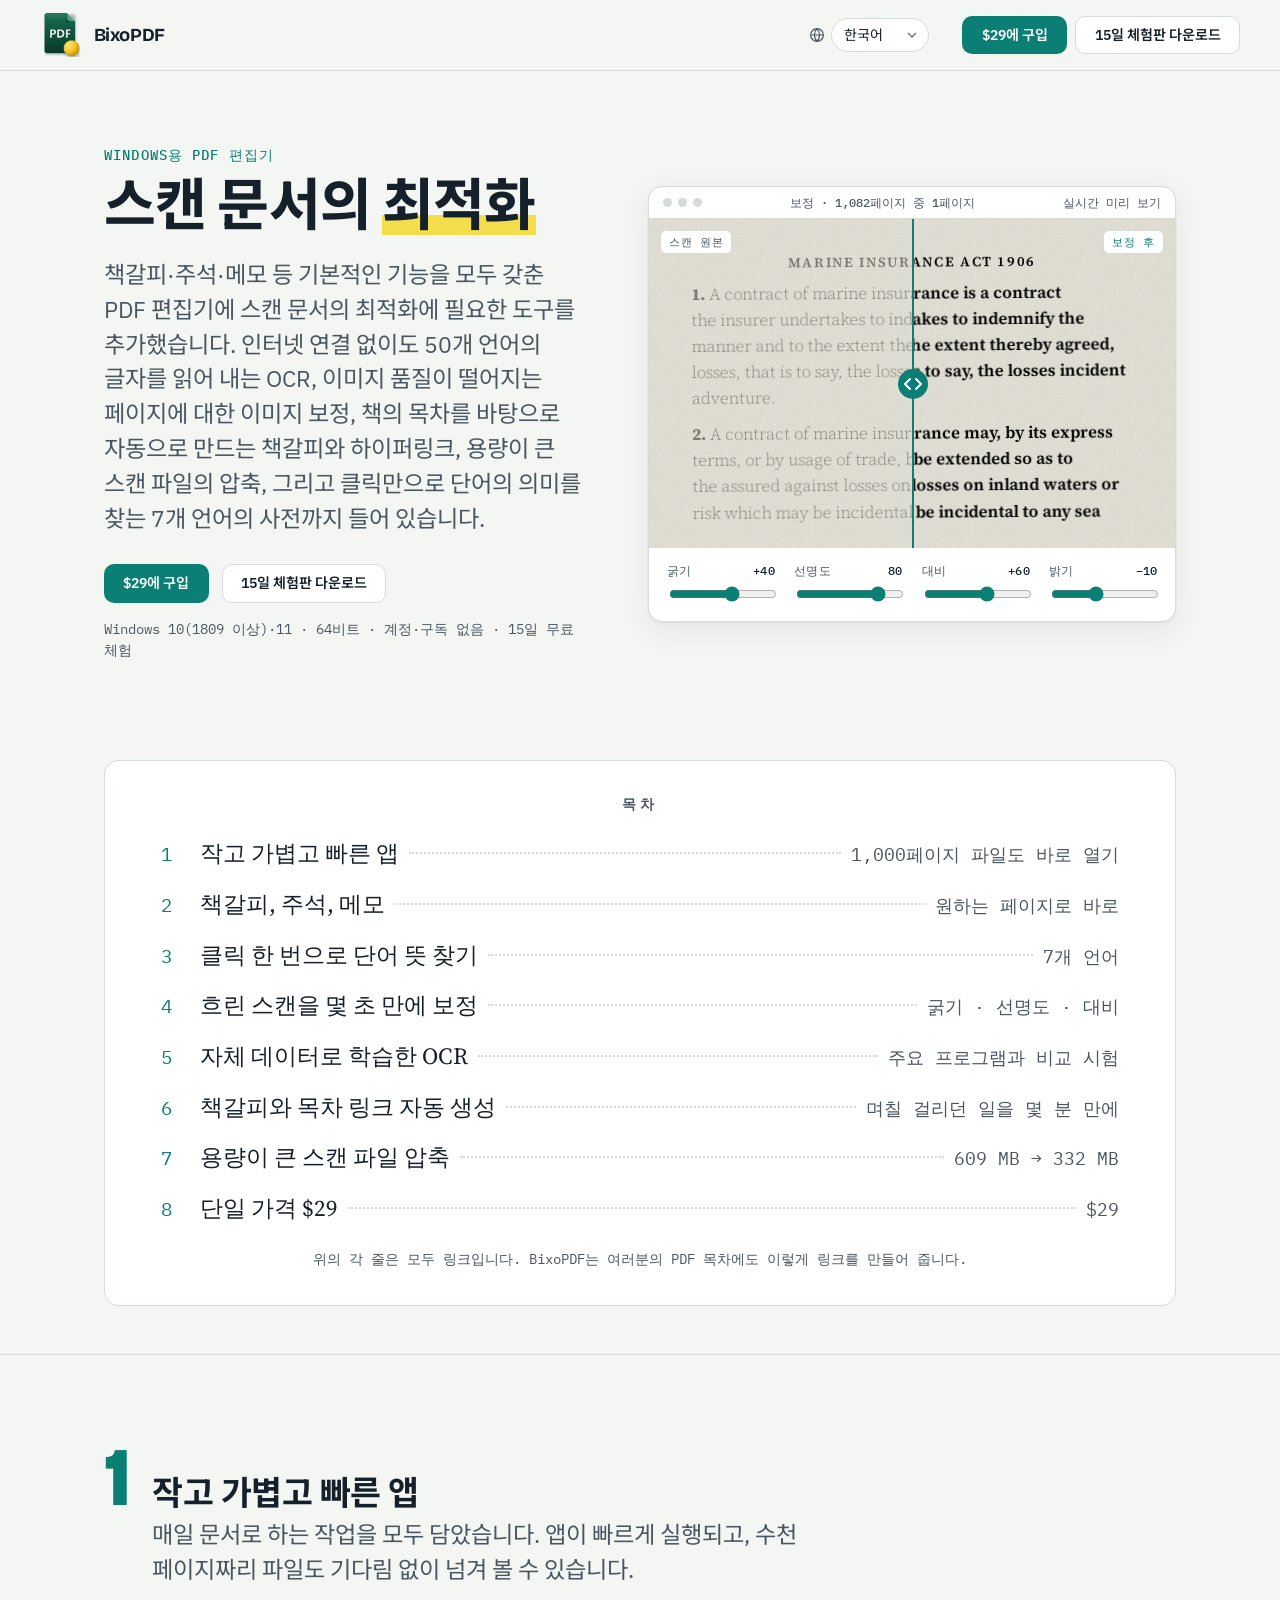
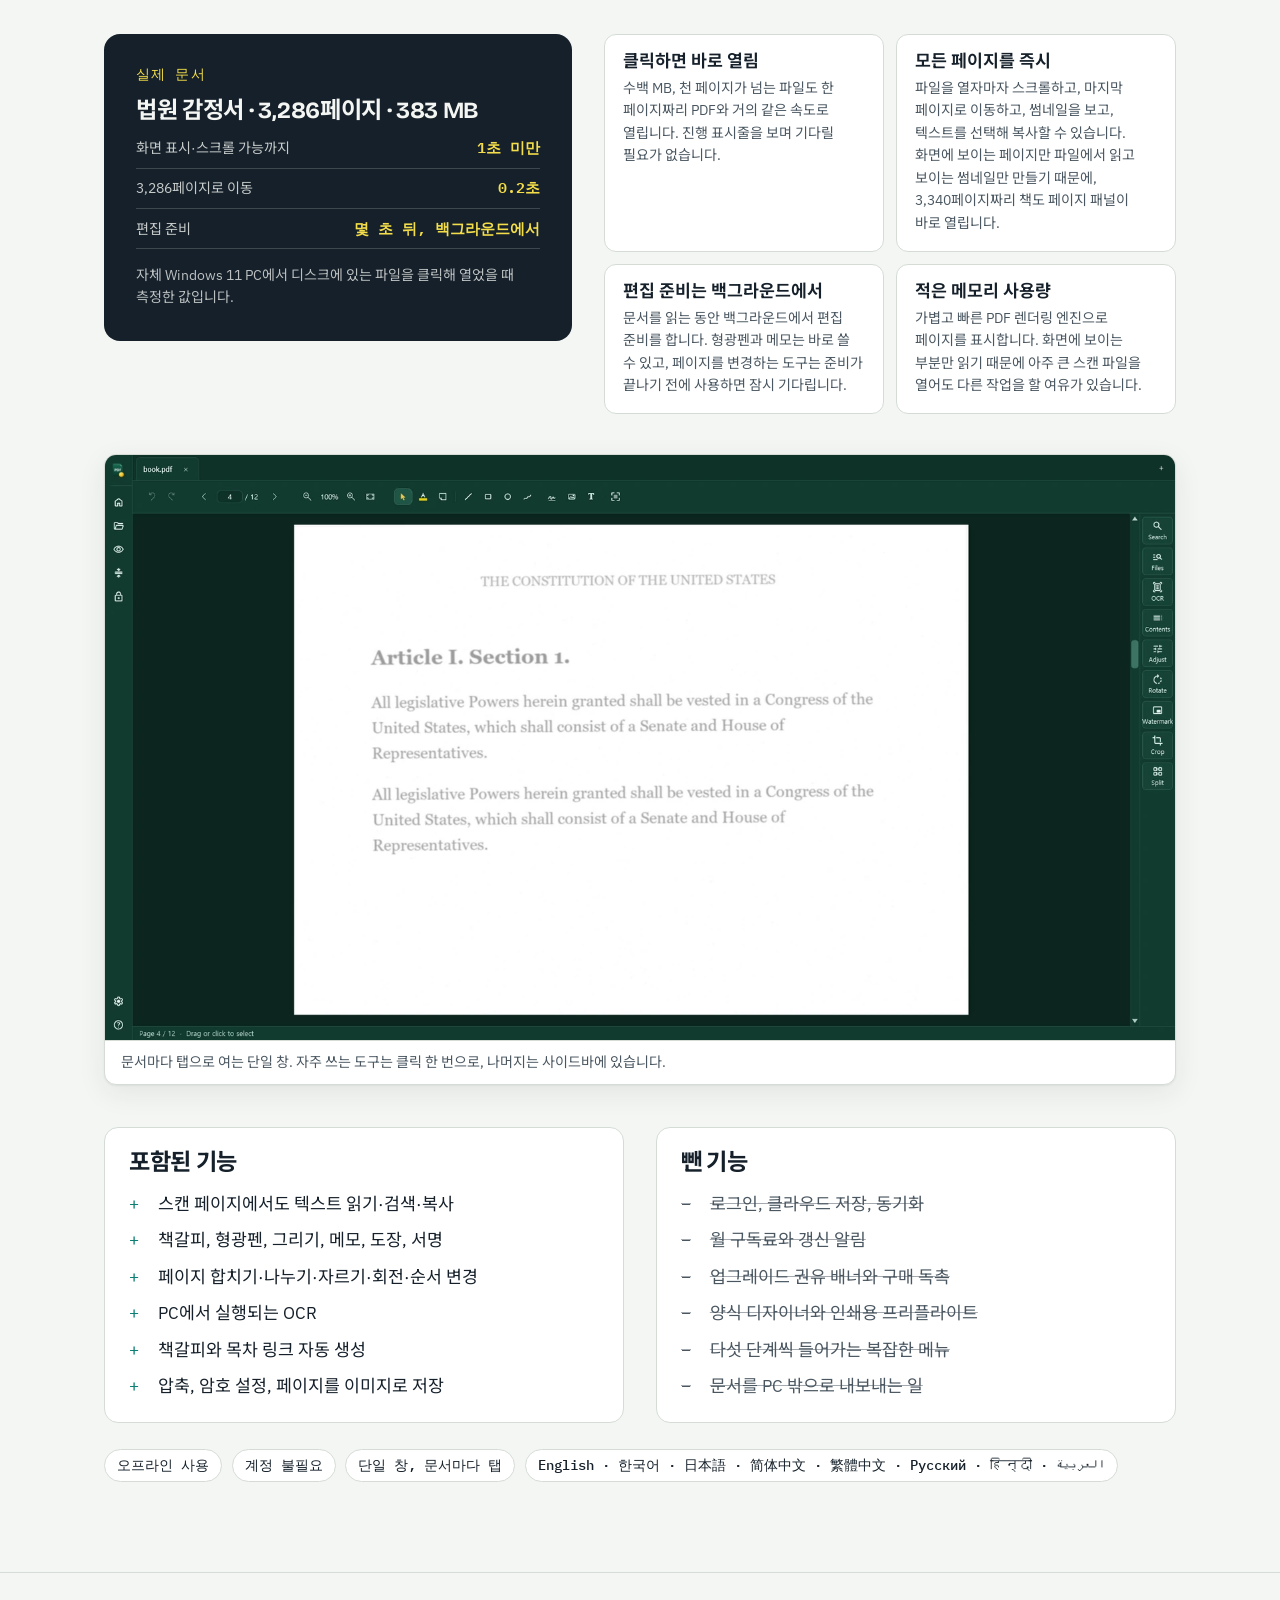
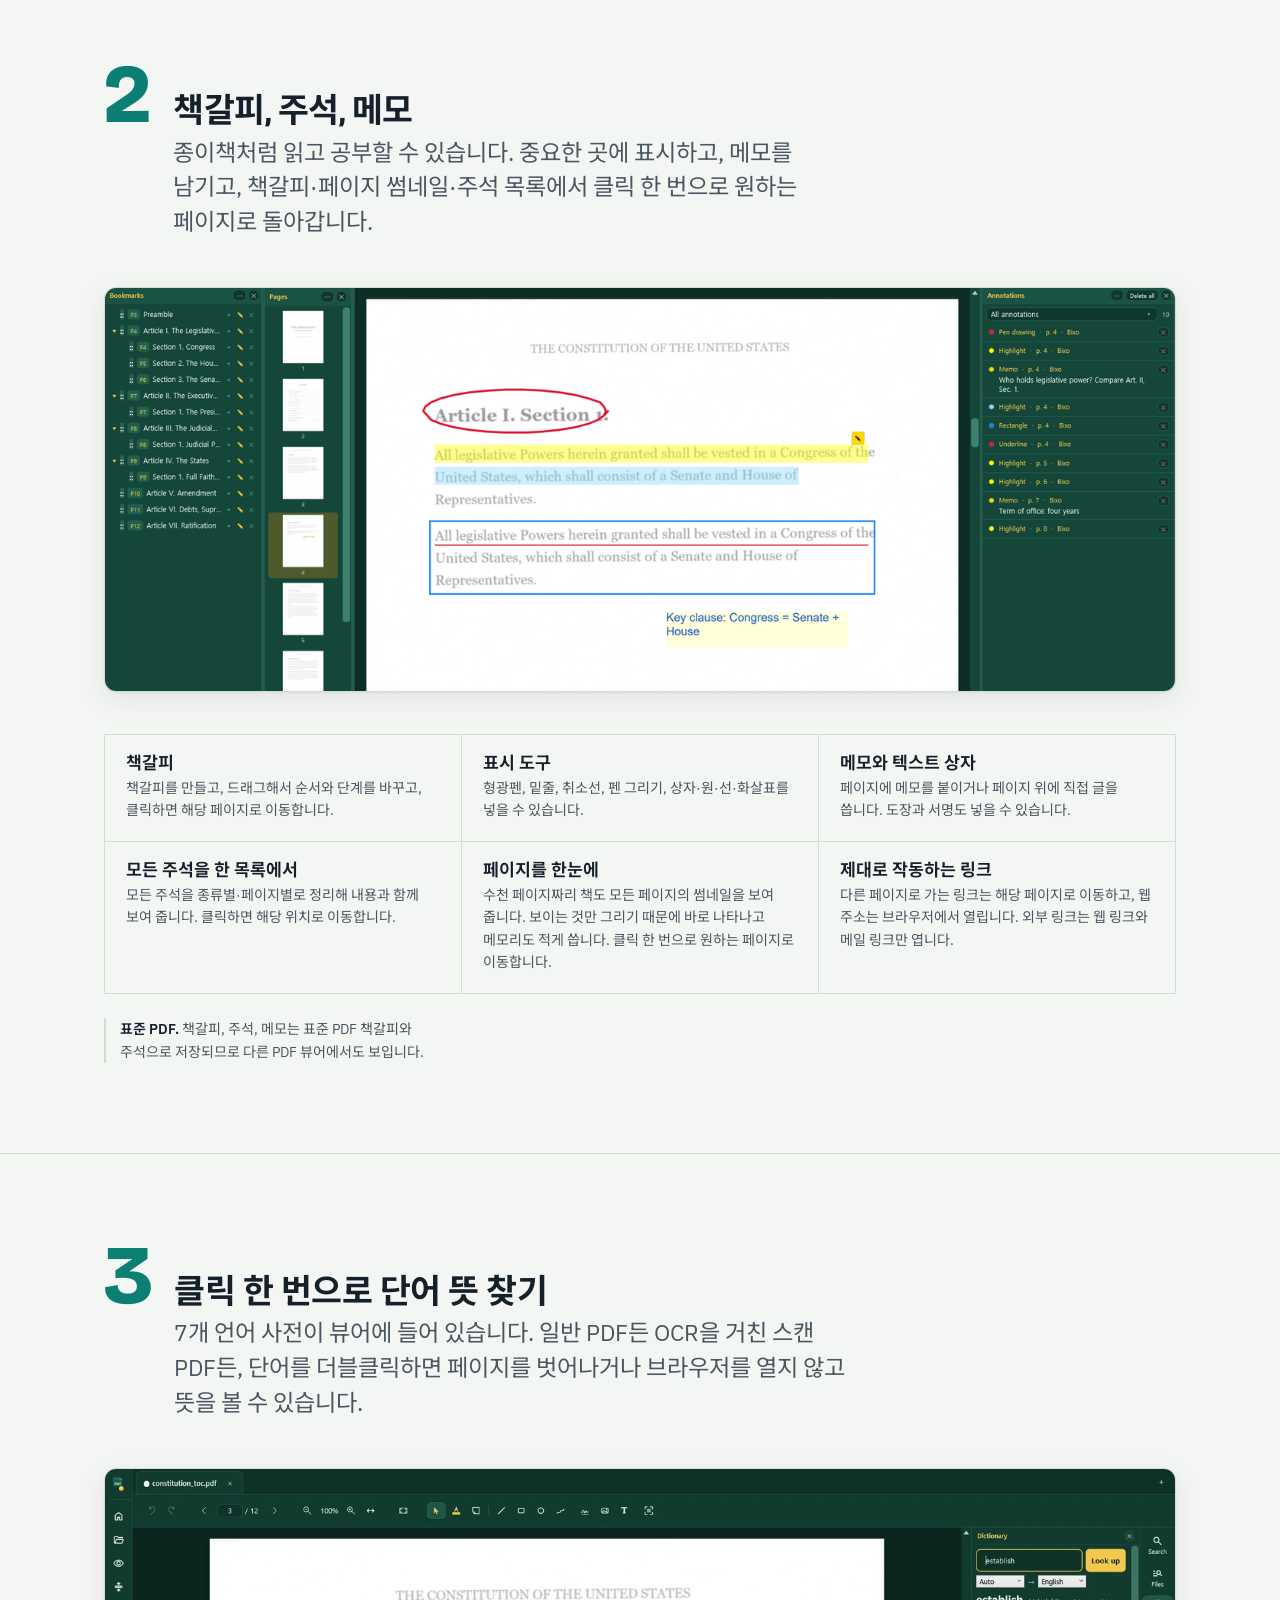
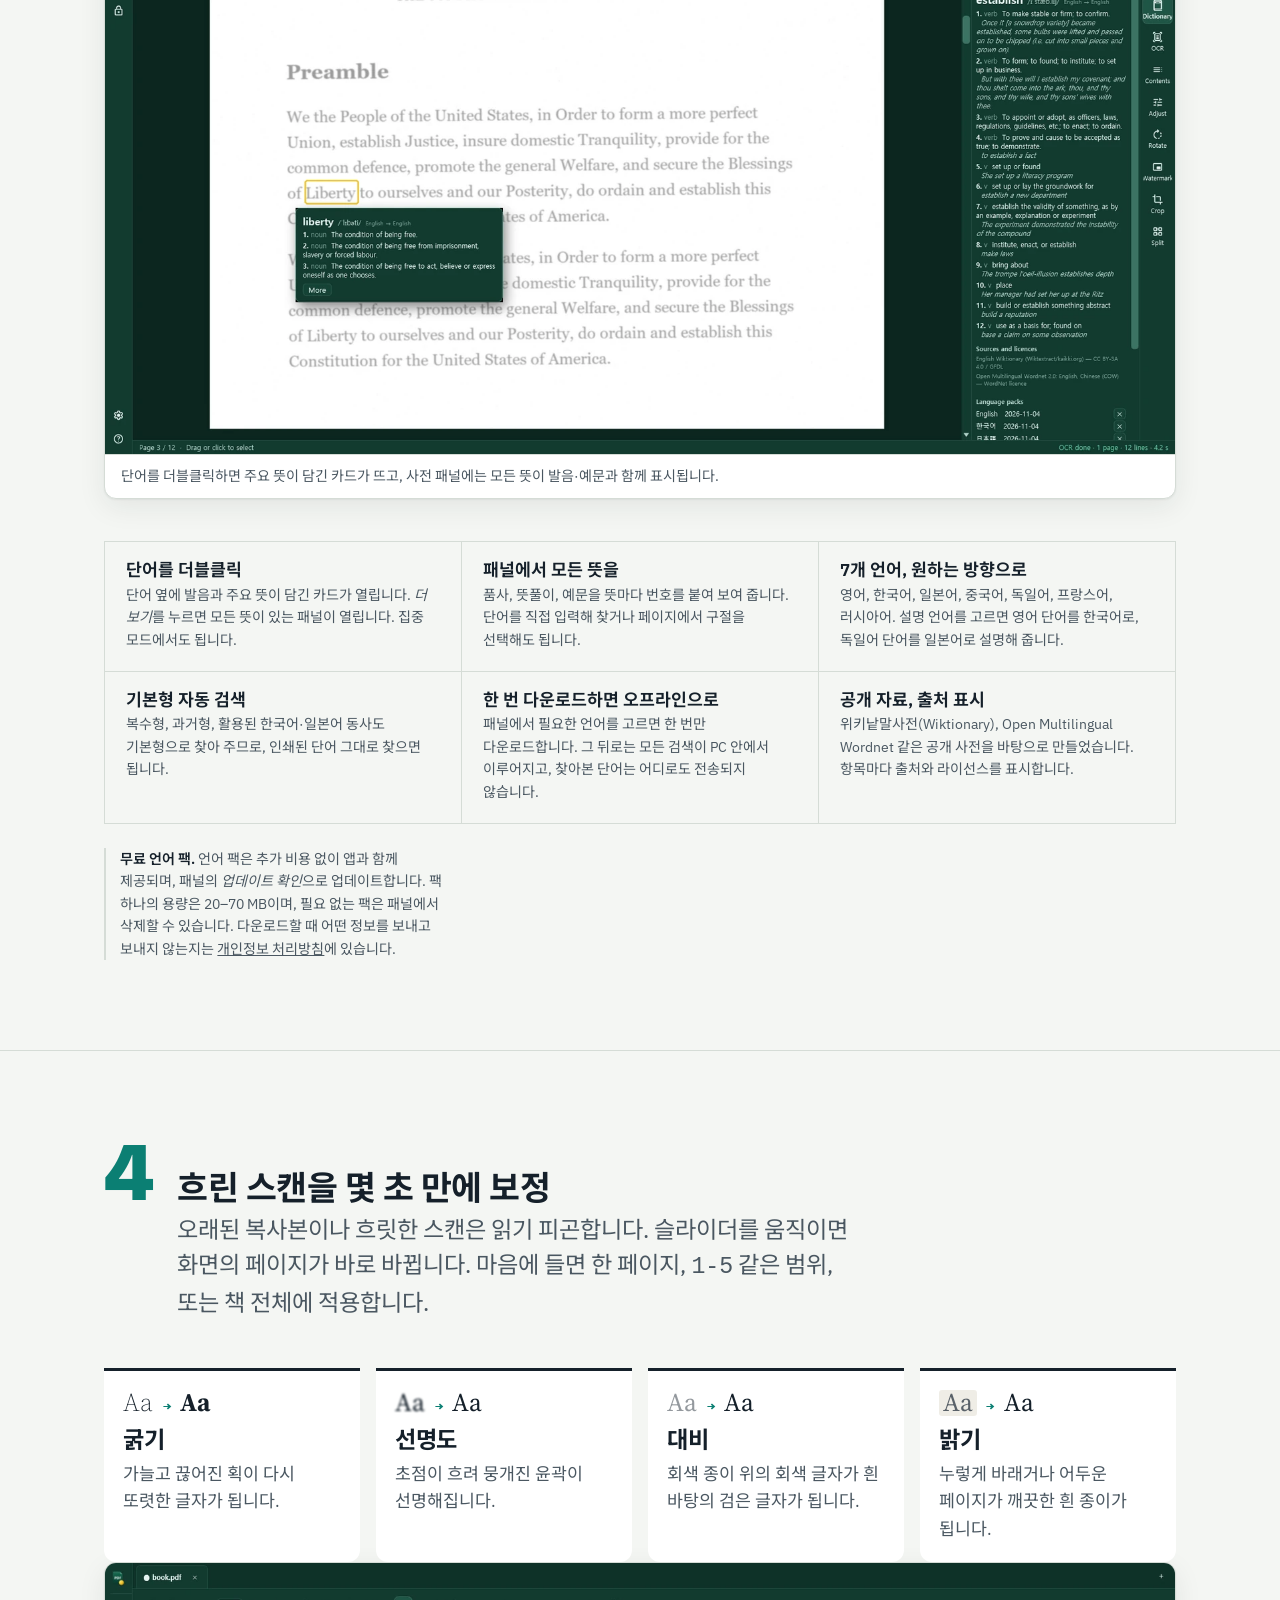
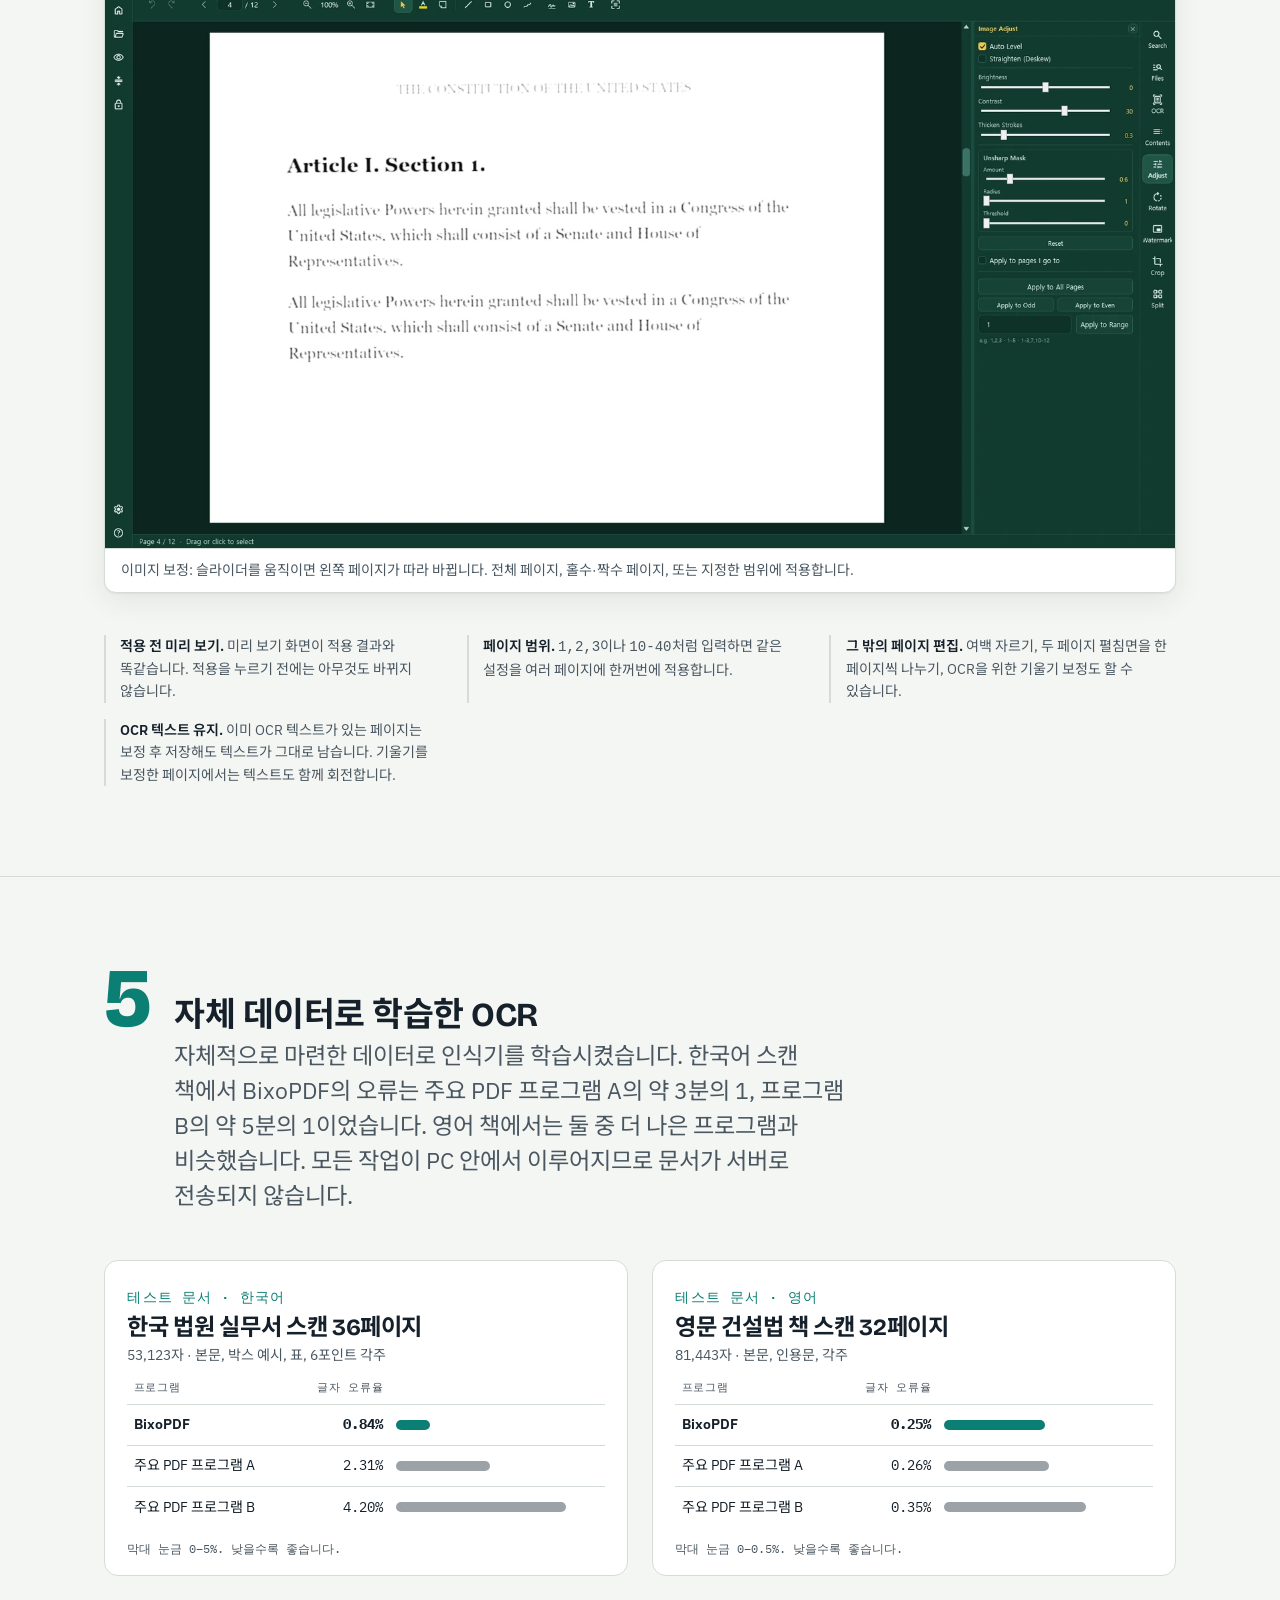
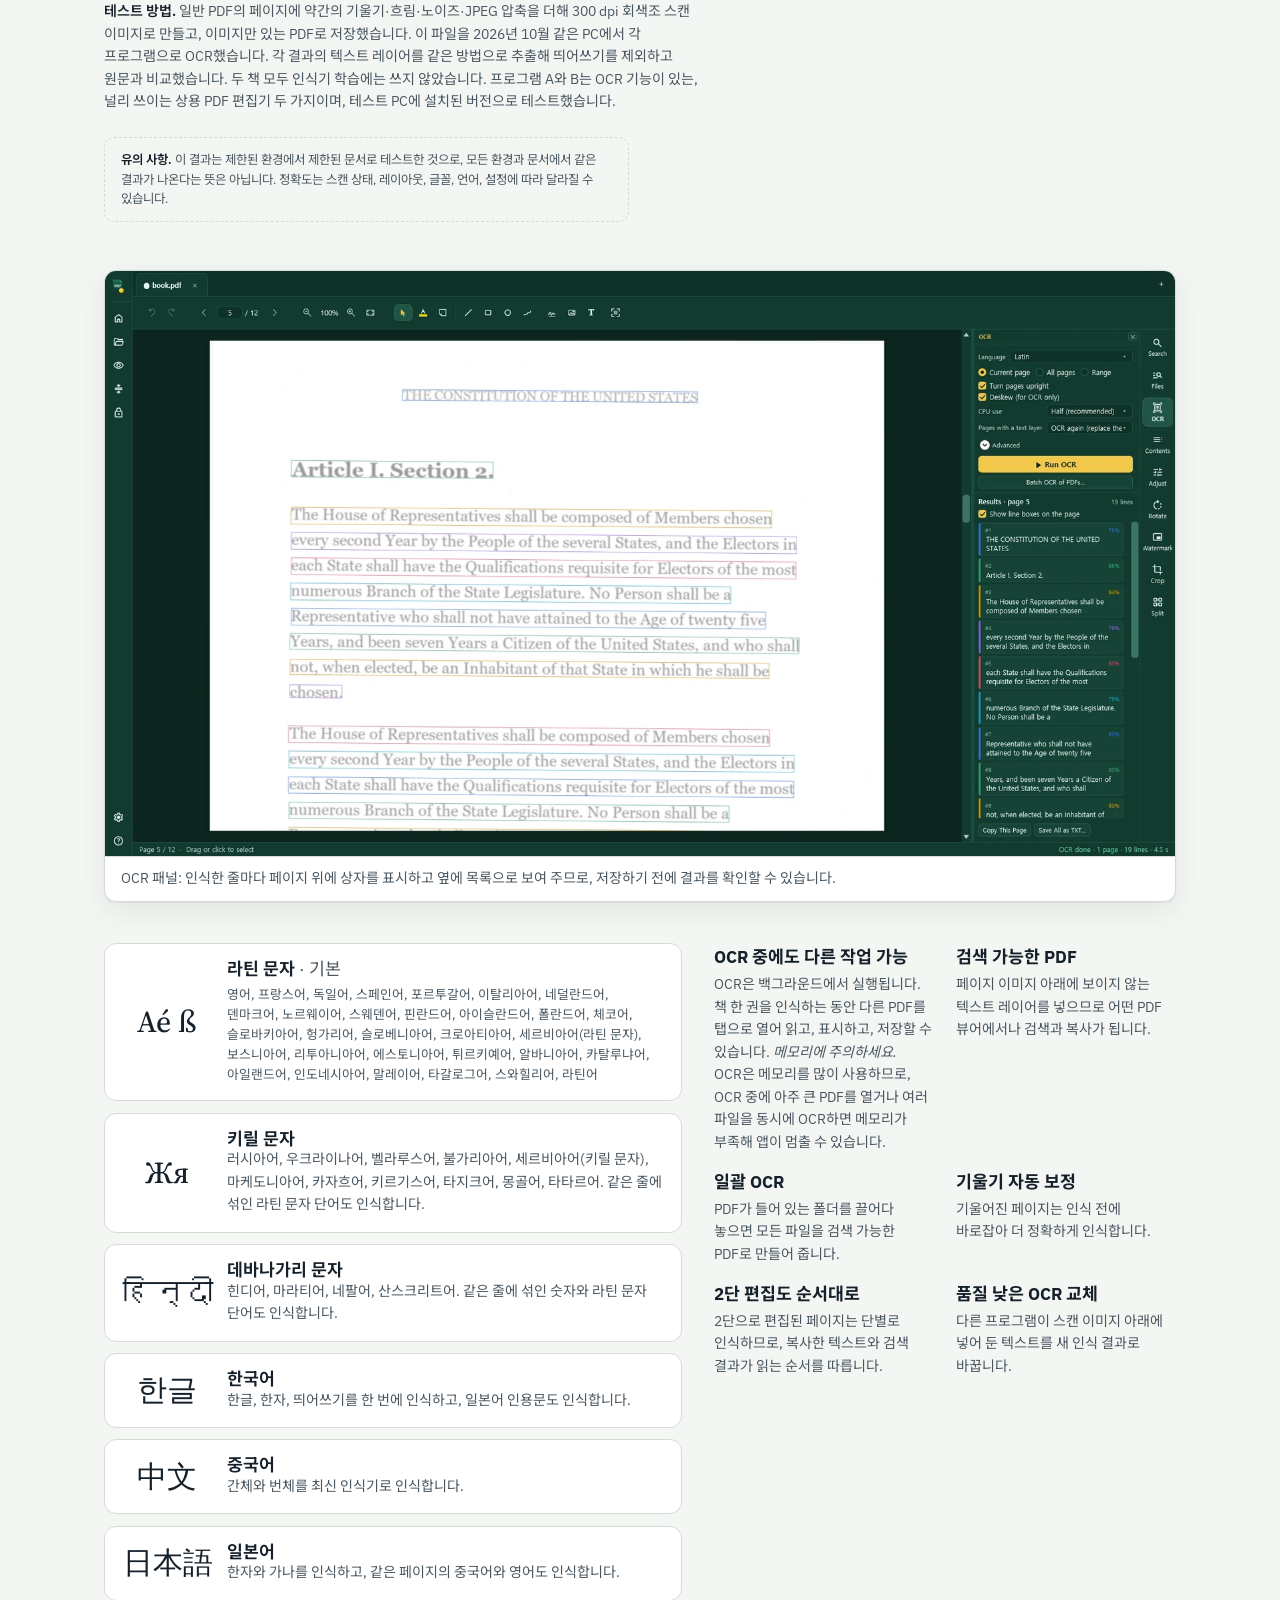
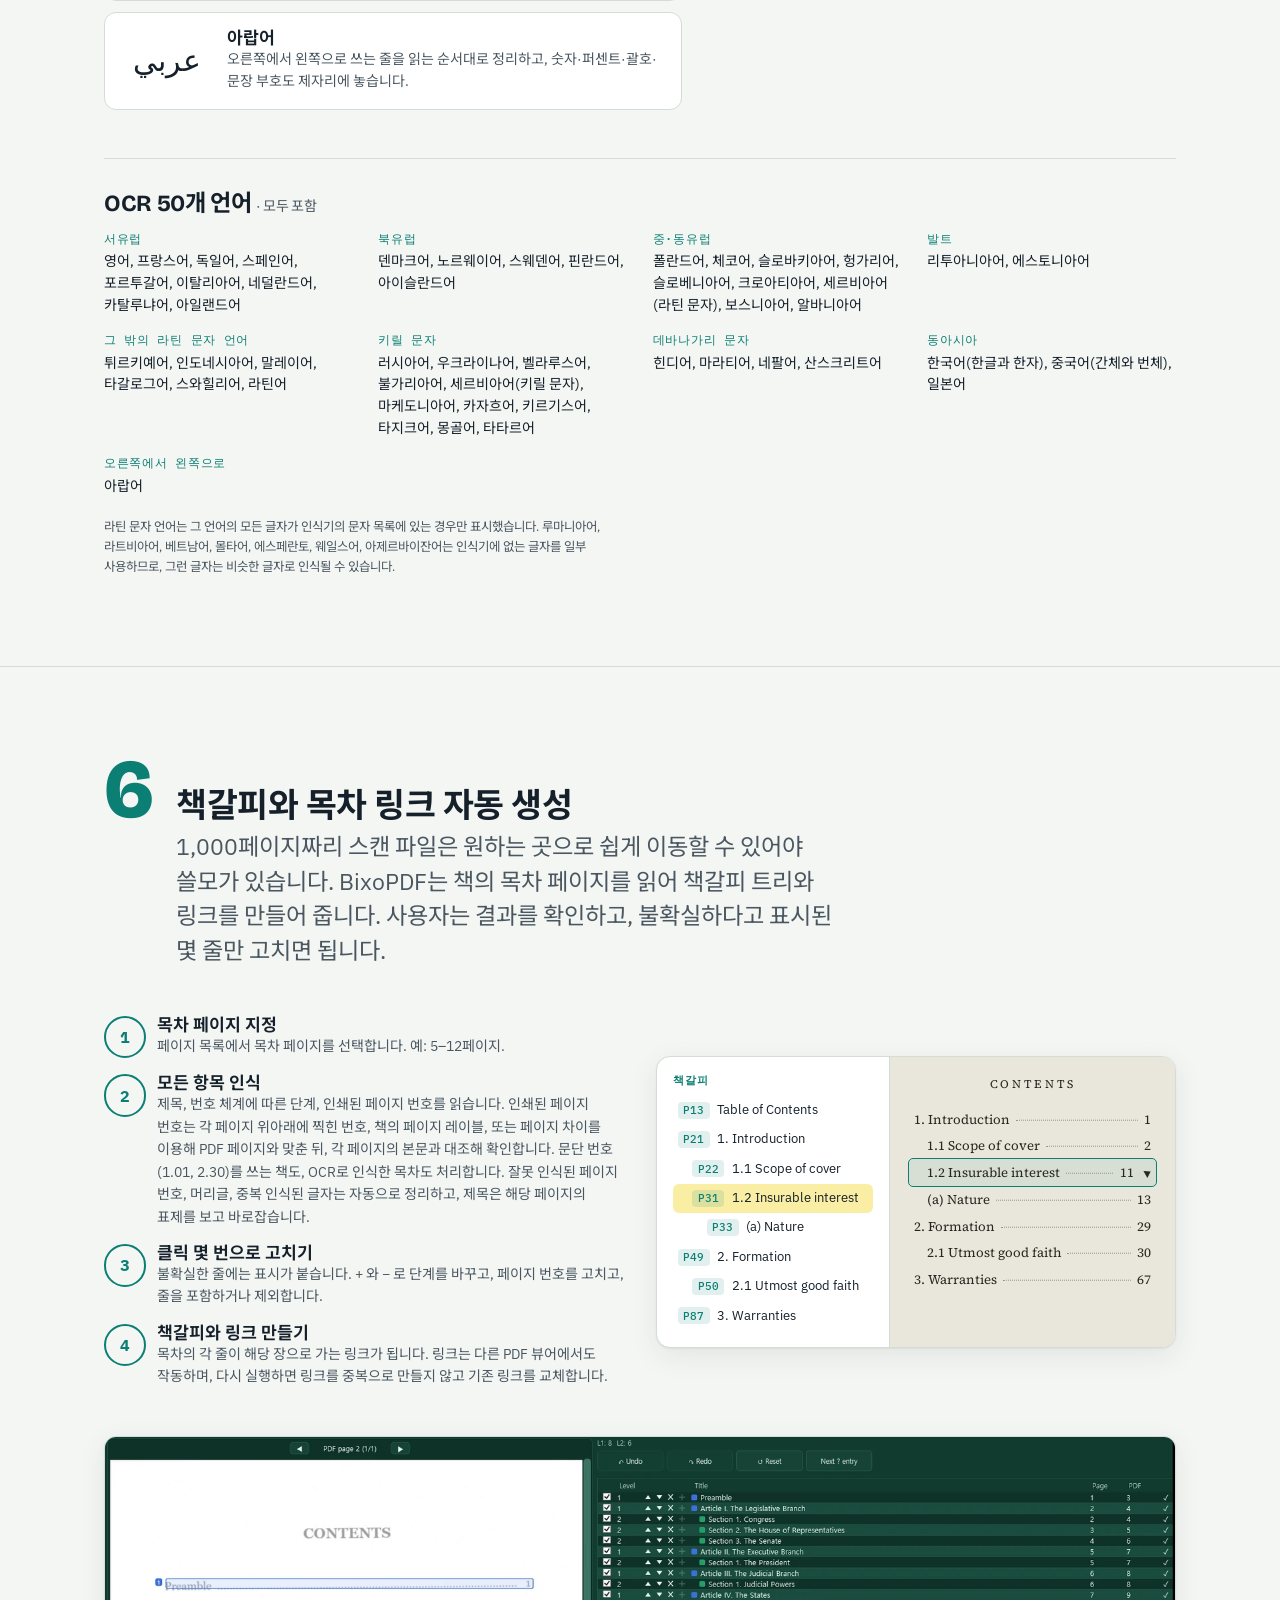
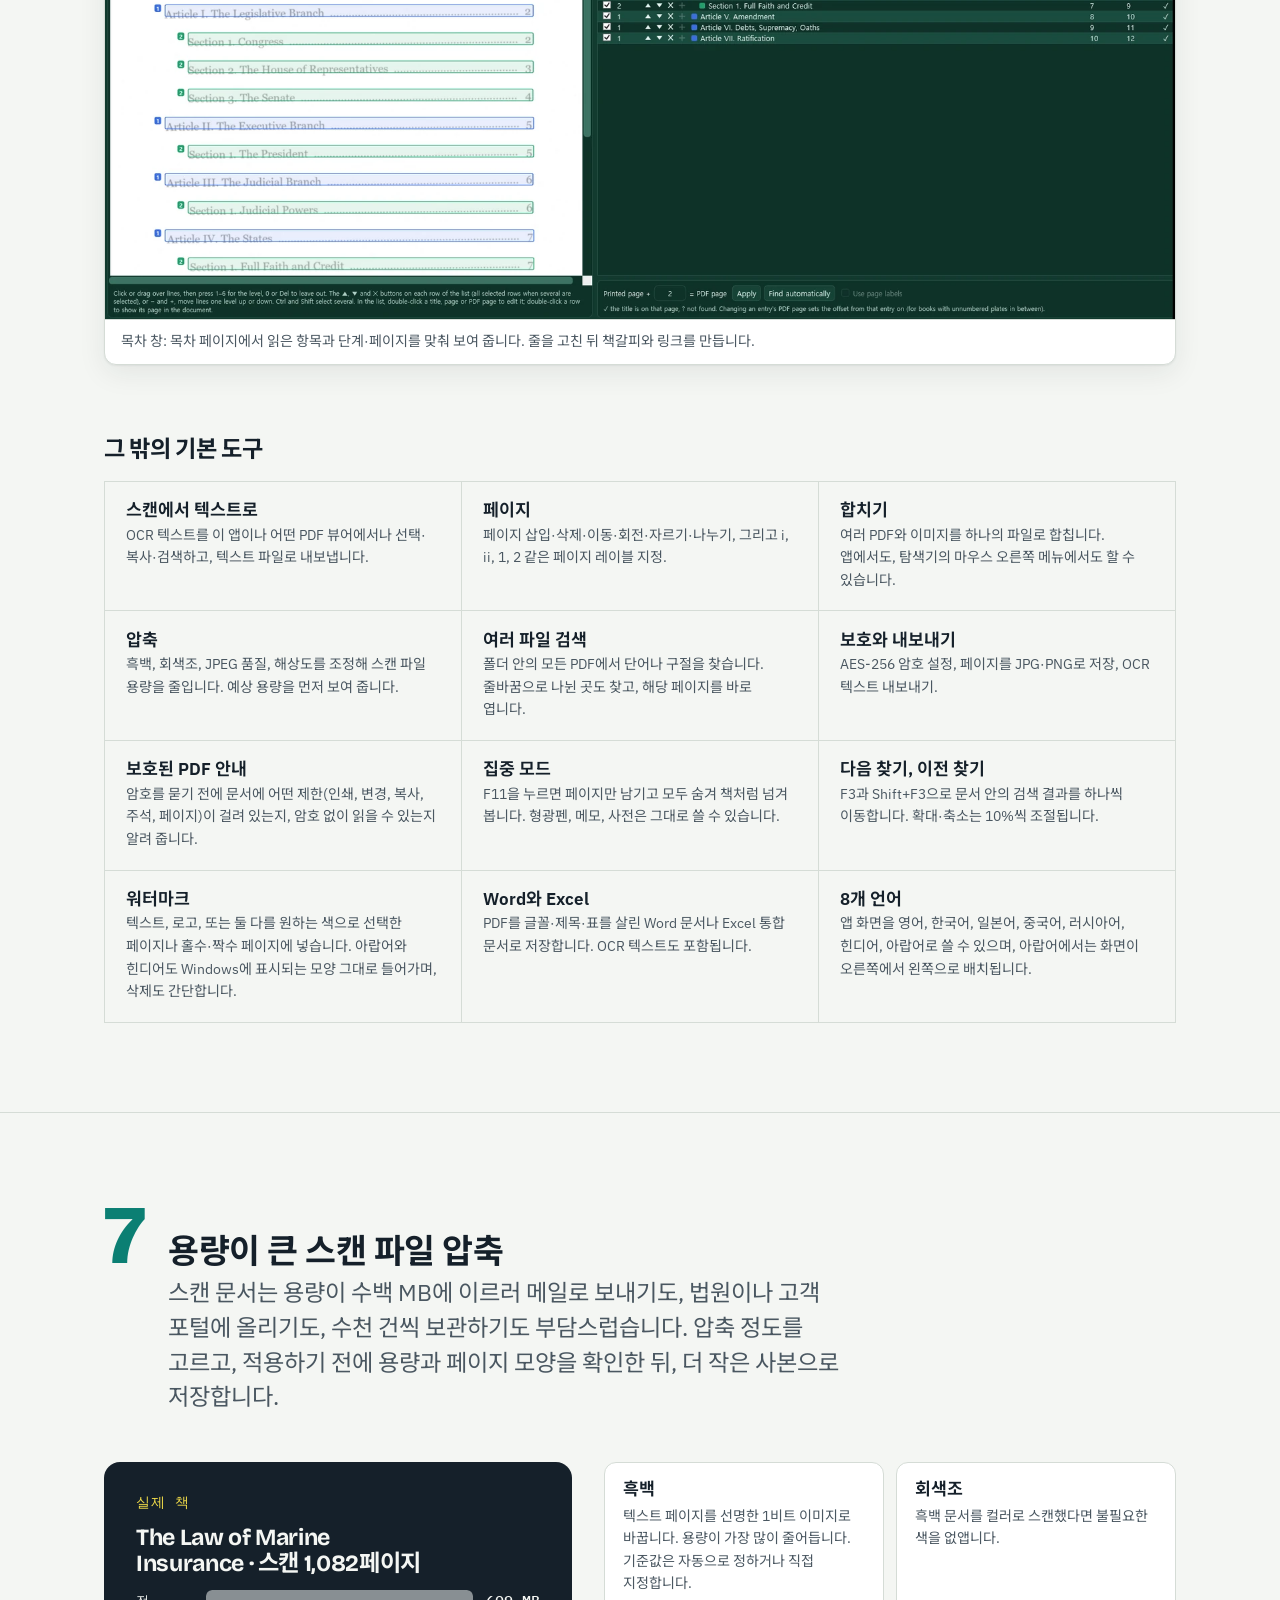
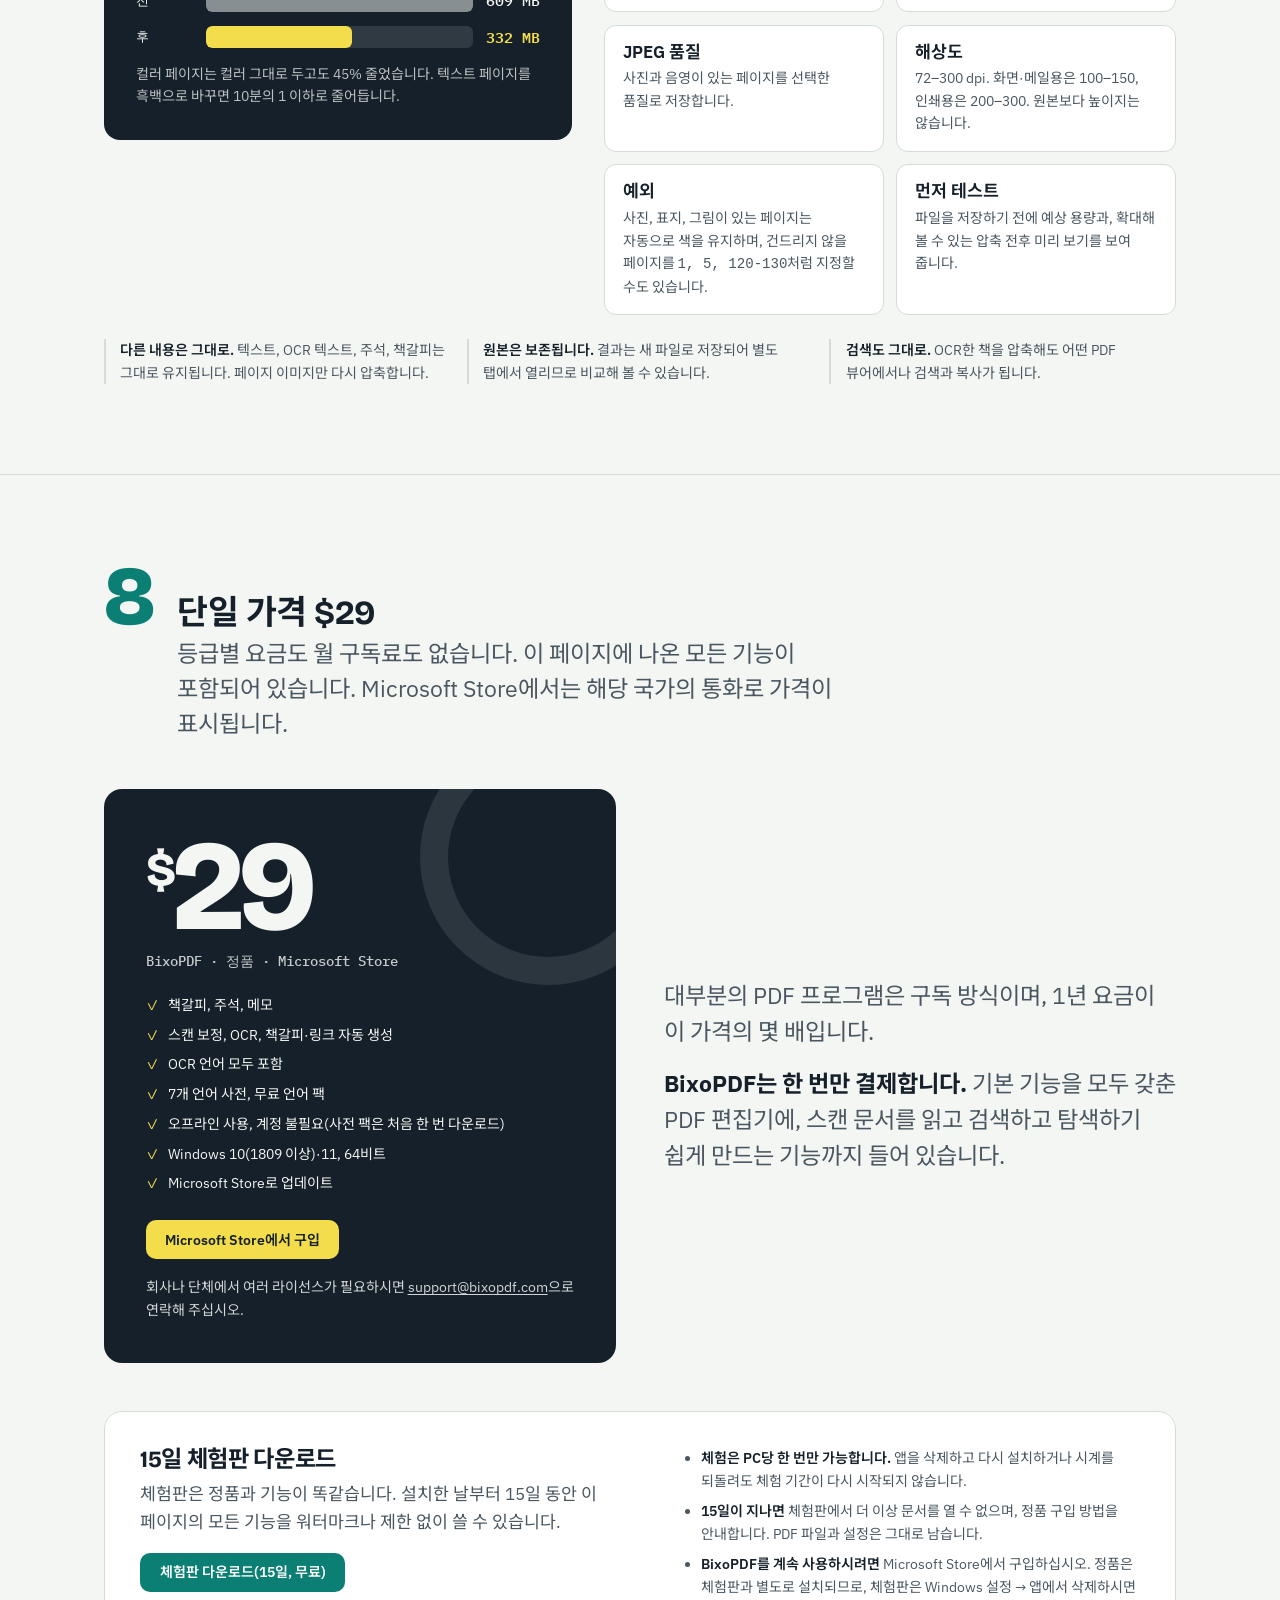
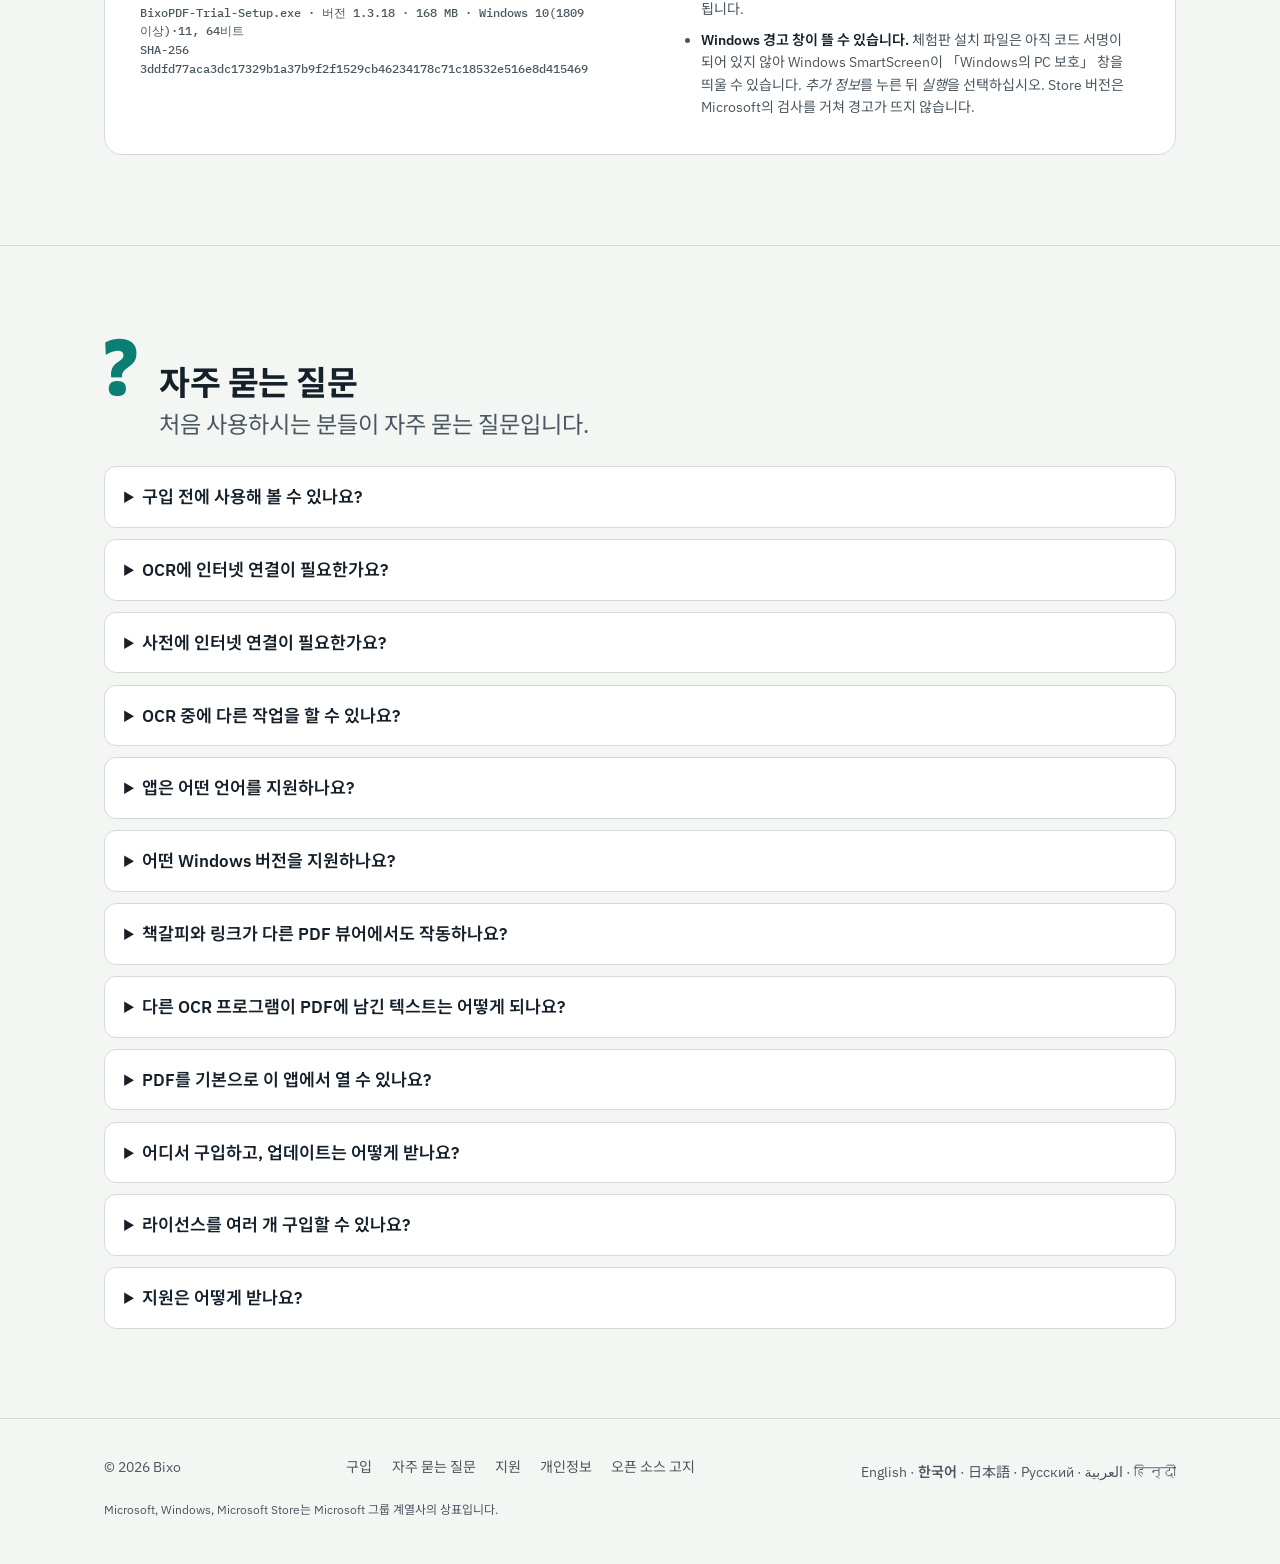
<file: ko/index.html>
<!doctype html>
<html lang="ko">
<head>
<meta charset="utf-8">
<meta name="viewport" content="width=device-width, initial-scale=1, viewport-fit=cover">
<title>BixoPDF</title>
<meta name="description" content="책갈피·주석·메모 등 기본 기능을 갖춘 PDF 편집기에 스캔 문서에 필요한 도구를 추가했습니다. 인터넷 연결 없이 PC에서 실행되는 50개 언어 OCR, 스캔 이미지 보정, 목차를 바탕으로 만드는 책갈피·링크, 7개 언어 사전. Microsoft Store에서 $29, 15일 무료 체험판 제공.">
<meta name="naver-site-verification" content="c8dbab2af9d2878ce91f82f38f2d15165c487e68" />
<link rel="canonical" href="https://www.bixopdf.com/ko/">
<link rel="alternate" hreflang="en" href="https://www.bixopdf.com/">
<link rel="alternate" hreflang="ko" href="https://www.bixopdf.com/ko/">
<link rel="alternate" hreflang="ja" href="https://www.bixopdf.com/ja/">
<link rel="alternate" hreflang="ru" href="https://www.bixopdf.com/ru/">
<link rel="alternate" hreflang="ar" href="https://www.bixopdf.com/ar/">
<link rel="alternate" hreflang="hi" href="https://www.bixopdf.com/hi/">
<link rel="alternate" hreflang="x-default" href="https://www.bixopdf.com/">
<link rel="icon" type="image/png" sizes="32x32" href="../favicon-32.png">
<link rel="icon" type="image/png" sizes="192x192" href="../favicon-192.png">
<link rel="apple-touch-icon" href="../apple-touch-icon.png">
<meta property="og:type" content="website">
<meta property="og:title" content="BixoPDF — 스캔 문서에 최적화된 PDF 편집기">
<meta property="og:description" content="작고 빠른 Windows용 PDF 편집기. 흐린 스캔 보정, PC에서 실행되는 OCR, 목차로 만드는 책갈피. $29.">
<meta property="og:url" content="https://www.bixopdf.com/ko/">
<meta property="og:image" content="https://www.bixopdf.com/og-image.png">
<meta name="twitter:card" content="summary_large_image">
<link rel="preconnect" href="https://fonts.googleapis.com">
<link rel="preconnect" href="https://fonts.gstatic.com" crossorigin>
<link rel="stylesheet" href="https://fonts.googleapis.com/css2?family=Bricolage+Grotesque:opsz,wght@12..96,400..800&family=IBM+Plex+Sans:ital,wght@0,400;0,500;0,600;1,400&family=IBM+Plex+Mono:wght@400;500&family=Noto+Sans+KR:wght@400;500;700&family=Source+Serif+4:opsz,wght@8..60,200..900&display=swap">
<style>
/* Layout: a scanned book's own furniture — a contents page with dot leaders as the navigation,
   numbered sections, and a live "before / after" scan as the opening. Paper-white with ink, one
   scanner-teal accent and a highlighter yellow kept for OCR marks. */
:root {
  --paper: #f4f6f3;
  --sheet: #ffffff;
  --ink: #15202a;
  --ink-soft: #4a5761;
  --rule: #d5dcd6;
  --accent: #0b7f73;
  --accent-ink: #ffffff;
  --mark: #f3dd4a;
  --mark-ink: #15202a;
  --scan-bg: #e9e6dc;
  --scan-ink: #5e5a52;
  --scan-fixed: #17150f;
  --shadow: 0 1px 2px rgba(21,32,42,.06), 0 8px 28px rgba(21,32,42,.08);

  --f-display: "Bricolage Grotesque", "Noto Sans KR", "Segoe UI", system-ui, sans-serif;
  --f-body: "IBM Plex Sans", "Noto Sans KR", "Segoe UI", system-ui, sans-serif;
  --f-mono: "IBM Plex Mono", ui-monospace, Consolas, monospace;
  --f-book: "Source Serif 4", Georgia, "Times New Roman", serif;

  --step--1: clamp(.82rem, .8rem + .1vw, .88rem);
  --step-0: clamp(1rem, .96rem + .2vw, 1.08rem);
  --step-1: clamp(1.2rem, 1.1rem + .5vw, 1.45rem);
  --step-2: clamp(1.5rem, 1.3rem + 1vw, 2.1rem);
  --step-3: clamp(2.1rem, 1.6rem + 2.4vw, 3.6rem);
  --wrap: 72rem;
}
@media (prefers-color-scheme: dark) {
  :root:not([data-theme="light"]) {
    --paper: #0f1519; --sheet: #172027; --ink: #e5ebe7; --ink-soft: #a3b0b4; --rule: #2a363d;
    --accent: #38c2b0; --accent-ink: #062521; --mark: #e2cf4a; --mark-ink: #15202a;
    --scan-bg: #d9d5c9; --scan-ink: #5e5a52;
    --shadow: 0 1px 2px rgba(0,0,0,.3), 0 10px 30px rgba(0,0,0,.35);
    color-scheme: dark;
  }
}
:root[data-theme="dark"] {
  --paper: #0f1519; --sheet: #172027; --ink: #e5ebe7; --ink-soft: #a3b0b4; --rule: #2a363d;
  --accent: #38c2b0; --accent-ink: #062521; --mark: #e2cf4a; --mark-ink: #15202a;
  --scan-bg: #d9d5c9; --scan-ink: #5e5a52;
  --shadow: 0 1px 2px rgba(0,0,0,.3), 0 10px 30px rgba(0,0,0,.35);
  color-scheme: dark;
}

* { box-sizing: border-box; }
html { scroll-behavior: smooth; }
@media (prefers-reduced-motion: reduce) { html { scroll-behavior: auto; } * { transition: none !important; } }
body {
  margin: 0; background: var(--paper); color: var(--ink);
  font: 400 var(--step-0)/1.6 var(--f-body);
  -webkit-font-smoothing: antialiased;
  word-break: keep-all;
}
a { color: inherit; }
a:focus-visible, button:focus-visible, input:focus-visible { outline: 3px solid var(--accent); outline-offset: 3px; border-radius: 4px; }
h1, h2, h3 { font-family: var(--f-display); line-height: 1.08; letter-spacing: -.015em; text-wrap: balance; margin: 0; }
p { margin: 0; }
.wrap { max-width: var(--wrap); margin-inline: auto; padding-inline: clamp(16px, 4vw, 40px); }
.eyebrow { font: 500 var(--step--1)/1.2 var(--f-mono); letter-spacing: .08em; text-transform: uppercase; color: var(--accent); }
.muted { color: var(--ink-soft); }

/* ── Header ── */
.top { position: sticky; top: env(safe-area-inset-top, 0px); z-index: 10; background: color-mix(in srgb, var(--paper) 88%, transparent); backdrop-filter: blur(10px); border-bottom: 1px solid var(--rule); }
.top .wrap { display: flex; align-items: center; gap: 1.5rem; padding-block: .8rem; }
.brand { display: flex; align-items: center; gap: .6rem; text-decoration: none; font: 700 1.15rem/1 var(--f-display); letter-spacing: -.02em; }
.brand svg { width: 28px; height: 28px; flex: none; }
.brand img { width: 44px; height: 44px; flex: none; }
.shot { margin: 0 0 clamp(1.8rem, 4vw, 2.6rem); border: 1px solid var(--rule); border-radius: 12px; overflow: hidden; background: var(--sheet); box-shadow: var(--shadow); }
.shot img { display: block; width: 100%; height: auto; }
.shot figcaption { padding: .6rem 1rem .7rem; font-size: var(--step--1); color: var(--ink-soft); border-top: 1px solid var(--rule); }
.brand small { font: 500 .72rem/1 var(--f-mono); color: var(--ink-soft); letter-spacing: .04em; }
.top nav { display: flex; gap: 1.4rem; margin-left: auto; font-size: var(--step--1); }
.top nav a { text-decoration: none; color: var(--ink-soft); white-space: nowrap; }
.top nav a:hover { color: var(--ink); }
.btn { display: inline-flex; align-items: center; gap: .5rem; padding: .7rem 1.15rem; border-radius: 10px; font: 600 var(--step--1)/1 var(--f-body); text-decoration: none; border: 1px solid transparent; cursor: pointer; white-space: nowrap; }
.btn-primary { background: var(--accent); color: var(--accent-ink); }
.btn-primary:hover { filter: brightness(1.08); }
.btn-ghost { border-color: var(--rule); color: var(--ink); background: var(--sheet); }
.btn-ghost:hover { border-color: var(--ink-soft); }
.top-ctas { display: flex; gap: .5rem; margin-left: 1.4rem; }
.top-ctas .short { display: none; }
.lang-pick { display: flex; align-items: center; gap: .35rem; margin-inline-start: 1.2rem; color: var(--ink-soft); }
.lang-pick svg { flex: none; }
.lang-pick select { appearance: none; -webkit-appearance: none; font: inherit; font-size: var(--step--1); color: var(--ink); background-color: var(--sheet); background-image: url("data:image/svg+xml,%3Csvg xmlns='http://www.w3.org/2000/svg' width='10' height='6'%3E%3Cpath d='M1 1l4 4 4-4' fill='none' stroke='%23707b82' stroke-width='1.5'/%3E%3C/svg%3E"); background-repeat: no-repeat; background-position: right .7rem center; border: 1px solid var(--rule); border-radius: 999px; padding: .42rem 1.9rem .42rem .8rem; cursor: pointer; line-height: 1.3; }
[dir="rtl"] .lang-pick select { background-position: left .7rem center; padding: .42rem .8rem .42rem 1.9rem; }
.lang-pick select:hover { border-color: var(--ink-soft); }
.lang-pick select:focus-visible { outline: 2px solid var(--accent); outline-offset: 2px; }
.top .lang-pick + .top-ctas { margin-inline-start: .6rem !important; }
.top .wrap:has(.lang-pick) { max-width: 86rem; }
@media (max-width: 1360px) { .top nav { display: none; } .lang-pick { margin-inline-start: auto; } }
@media (max-width: 520px) { .top .wrap { gap: .6rem; } .brand span { display: none; } }
@media (max-width: 520px) { .lang-pick svg { display: none; } .lang-pick select { padding: .5rem 1.5rem .5rem .55rem; background-position: right .5rem center; } [dir="rtl"] .lang-pick select { padding: .5rem .55rem .5rem 1.5rem; background-position: left .5rem center; } }
@media (max-width: 1320px) { .top nav { gap: .9rem; } .top-ctas { margin-left: 1rem; } }
@media (max-width: 1200px) { .top nav { display: none; } .top-ctas { margin-left: auto; } }
@media (max-width: 680px) { .top-ctas .long { display: none; } .top-ctas .short { display: inline; } .top-ctas .btn { padding: .6rem .8rem; } }
@media (max-width: 400px) { .top .wrap { gap: .45rem; } .brand img { width: 36px; height: 36px; } .top-ctas { gap: .35rem; } .top-ctas .btn { padding: .55rem .6rem; } .top .lang-pick + .top-ctas { margin-inline-start: .35rem !important; } .lang-pick select, [dir="rtl"] .lang-pick select { padding-inline: .45rem 1.35rem; } }
@media (max-width: 370px) { .top-ctas .btn { padding: .5rem .45rem; font-size: .88rem; } .lang-pick select, [dir="rtl"] .lang-pick select { font-size: .82rem; padding-inline: .4rem 1.2rem; } .lang-pick select { background-position: right .4rem center; } [dir="rtl"] .lang-pick select { background-position: left .4rem center; } }

/* ── Hero ── */
.hero { padding-block: clamp(2.5rem, 6vw, 5rem) clamp(2rem, 4vw, 3.5rem); }
.hero .wrap { display: grid; grid-template-columns: minmax(0, 1fr) minmax(0, 1.1fr); gap: clamp(2rem, 5vw, 4rem); align-items: center; }
.hero h1 { font-size: var(--step-3); font-weight: 750; }
.hero h1 em { font-style: normal; background: linear-gradient(transparent 62%, var(--mark) 62%, var(--mark) 92%, transparent 92%); color: inherit; }
.hero .lede { margin-top: 1.2rem; font-size: var(--step-1); line-height: 1.5; color: var(--ink-soft); max-width: 34rem; }
.hero .ctas { display: flex; flex-wrap: wrap; gap: .8rem; margin-top: 1.8rem; }
.hero .fine { margin-top: 1rem; font: 400 var(--step--1)/1.5 var(--f-mono); color: var(--ink-soft); }
@media (max-width: 900px) { .hero .wrap { grid-template-columns: minmax(0, 1fr); } }

/* The live scan */
.scan { background: var(--sheet); border: 1px solid var(--rule); border-radius: 14px; box-shadow: var(--shadow); overflow: hidden; }
.scan-bar { display: flex; align-items: center; justify-content: space-between; gap: 1rem; padding: .6rem .9rem; border-bottom: 1px solid var(--rule); font: 500 .75rem/1 var(--f-mono); color: var(--ink-soft); }
.scan-bar .dots { display: flex; gap: 6px; }
.scan-bar .dots i { width: 9px; height: 9px; border-radius: 50%; background: var(--rule); display: block; }
.stage { position: relative; aspect-ratio: 16 / 10; max-width: 100%; background: var(--scan-bg); overflow: hidden; user-select: none; }
.page { position: absolute; inset: 0; padding: 7% 8%; background-color: var(--scan-bg);
  background-image: url("data:image/svg+xml;utf8,<svg xmlns='http://www.w3.org/2000/svg' width='160' height='160'><filter id='n'><feTurbulence type='fractalNoise' baseFrequency='.9' numOctaves='2' stitchTiles='stitch'/><feColorMatrix values='0 0 0 0 0  0 0 0 0 0  0 0 0 0 0  0 0 0 .09 0'/></filter><rect width='160' height='160' filter='url(%23n)'/></svg>"); }
.page .run { font-family: var(--f-book); color: var(--scan-ink); font-size: clamp(.78rem, .55rem + 1vw, 1.05rem); line-height: 1.55; transform: rotate(-.35deg); transform-origin: left top; }
.page .run h4 { margin: 0 0 .7em; font: 600 .82em/1.2 var(--f-book); letter-spacing: .12em; text-transform: uppercase; text-align: center; }
.page .run p + p { margin-top: .6em; }
.page .run .sec { font-weight: 700; }
.raw .run { font-weight: 260; filter: blur(.7px); opacity: .78; }
.fixed { clip-path: inset(0 0 0 var(--split, 50%)); }
.fixed .run { font-weight: var(--wght, 520); filter: blur(var(--blur, .1px)) contrast(var(--con, 1.6)) brightness(var(--bri, .9)); color: var(--scan-fixed); }
.divider { position: absolute; top: 0; bottom: 0; left: var(--split, 50%); width: 2px; background: var(--accent); pointer-events: none; }
.divider::after { content: ""; position: absolute; top: 50%; left: 50%; width: 30px; height: 30px; transform: translate(-50%, -50%); border-radius: 50%; background: var(--accent);
  background-image: url("data:image/svg+xml;utf8,<svg xmlns='http://www.w3.org/2000/svg' viewBox='0 0 30 30'><path d='M12 10l-5 5 5 5M18 10l5 5-5 5' fill='none' stroke='white' stroke-width='2' stroke-linecap='round' stroke-linejoin='round'/></svg>"); }
.tag { position: absolute; top: .7rem; font: 500 .68rem/1 var(--f-mono); letter-spacing: .06em; text-transform: uppercase; padding: .35rem .5rem; border-radius: 6px; background: var(--sheet); color: var(--ink-soft); border: 1px solid var(--rule); }
.tag.l { left: .7rem; } .tag.r { right: .7rem; color: var(--accent); }
.split-range { position: absolute; inset: 0; width: 100%; height: 100%; margin: 0; opacity: 0; cursor: ew-resize; }
.controls { display: grid; grid-template-columns: repeat(4, minmax(0, 1fr)); gap: .9rem 1.2rem; padding: 1rem 1.1rem 1.1rem; }
.controls label { display: grid; gap: .35rem; font: 500 .74rem/1.2 var(--f-mono); color: var(--ink-soft); letter-spacing: .02em; }
.controls label span { display: flex; justify-content: space-between; }
.controls output { color: var(--ink); font-variant-numeric: tabular-nums; }
input[type=range] { width: 100%; accent-color: var(--accent); }
@media (max-width: 520px) { .controls { grid-template-columns: repeat(2, minmax(0, 1fr)); } }

/* ── Contents (the page's navigation, set as a book's contents page) ── */
.contents { padding-block: clamp(1.5rem, 4vw, 3rem); }
.contents .box { background: var(--sheet); border: 1px solid var(--rule); border-radius: 14px; padding: clamp(1.2rem, 3vw, 2.2rem) clamp(1.2rem, 4vw, 3rem); }
.contents h2 { font: 600 var(--step--1)/1 var(--f-mono); letter-spacing: .3em; text-transform: uppercase; text-align: center; color: var(--ink-soft); margin-bottom: 1.2rem; }
.toc { list-style: none; margin: 0; padding: 0; display: grid; gap: .15rem; font-family: var(--f-book); font-size: var(--step-1); }
.toc a { display: flex; align-items: baseline; gap: .6rem; text-decoration: none; padding: .35rem .5rem; border-radius: 6px; }
.toc a:hover { background: color-mix(in srgb, var(--mark) 45%, transparent); }
.toc .n { font-family: var(--f-mono); font-size: .8em; color: var(--accent); min-width: 1.6em; }
.toc .t { min-width: 0; }
.toc .lead { flex: 1; border-bottom: 2px dotted var(--rule); transform: translateY(-.3em); min-width: 1.5rem; }
.toc .p { font-family: var(--f-mono); font-size: .78em; color: var(--ink-soft); white-space: nowrap; }
.contents .hint { margin-top: 1rem; text-align: center; font: 400 var(--step--1)/1.5 var(--f-mono); color: var(--ink-soft); }
@media (max-width: 520px) { .toc .p { display: none; } }

/* ── Sections ── */
section.chapter { padding-block: clamp(3rem, 7vw, 6rem); border-top: 1px solid var(--rule); scroll-margin-top: 4rem; }
.chap-head { display: grid; grid-template-columns: auto minmax(0, 1fr); gap: .3rem 1.4rem; align-items: baseline; margin-bottom: clamp(1.8rem, 4vw, 3rem); }
.chap-head .num { grid-row: span 2; font: 800 clamp(3rem, 2rem + 4vw, 5.5rem)/.8 var(--f-display); color: var(--accent); }
.chap-head h2 { font-size: var(--step-2); font-weight: 700; }
.chap-head p { max-width: 42rem; color: var(--ink-soft); font-size: var(--step-1); line-height: 1.5; }
@media (max-width: 520px) { .chap-head { grid-template-columns: minmax(0, 1fr); } .chap-head .num { grid-row: auto; } }

.two { display: grid; grid-template-columns: repeat(2, minmax(0, 1fr)); gap: clamp(1rem, 3vw, 2rem); }
@media (max-width: 760px) { .two { grid-template-columns: minmax(0, 1fr); } }

/* 1 · kept / left out */
.ledger { border: 1px solid var(--rule); border-radius: 14px; background: var(--sheet); padding: 1.4rem 1.5rem; }
.ledger h3 { font-size: var(--step-1); margin-bottom: .9rem; display: flex; align-items: center; gap: .5rem; }
.ledger ul { list-style: none; margin: 0; padding: 0; display: grid; gap: .55rem; }
.ledger li { display: grid; grid-template-columns: 1.3rem minmax(0, 1fr); gap: .5rem; }
.ledger li::before { font-family: var(--f-mono); color: var(--accent); }
.ledger.keep li::before { content: "+"; }
.ledger.drop li::before { content: "–"; color: var(--ink-soft); }
.ledger.drop li { color: var(--ink-soft); text-decoration: line-through; text-decoration-color: color-mix(in srgb, var(--ink-soft) 50%, transparent); }
.facts { display: flex; flex-wrap: wrap; gap: .6rem; margin-top: 1.6rem; }
.chip { font: 500 var(--step--1)/1 var(--f-mono); padding: .55rem .75rem; border-radius: 999px; border: 1px solid var(--rule); background: var(--sheet); }

/* 2 · enhancement */
.knobs { display: grid; grid-template-columns: repeat(4, minmax(0, 1fr)); gap: 1rem; }
.knob { padding: 1.2rem; border-top: 3px solid var(--ink); background: var(--sheet); border-radius: 0 0 12px 12px; }
.knob h3 { font-size: var(--step-1); margin-bottom: .4rem; }
.knob .sample { font-family: var(--f-book); font-size: 1.6rem; line-height: 1; margin-bottom: .8rem; display: flex; gap: .6rem; align-items: baseline; }
.knob .sample b { color: var(--accent); font-family: var(--f-mono); font-size: .9rem; }
@media (max-width: 900px) { .knobs { grid-template-columns: repeat(2, minmax(0, 1fr)); } }
@media (max-width: 460px) { .knobs { grid-template-columns: minmax(0, 1fr); } }
.note { margin-top: 1.5rem; display: grid; grid-template-columns: repeat(3, minmax(0, 1fr)); gap: 1rem; }
.note p { font-size: var(--step--1); color: var(--ink-soft); padding-left: .9rem; border-left: 2px solid var(--rule); }
.note b { color: var(--ink); font-weight: 600; }
@media (max-width: 760px) { .note { grid-template-columns: minmax(0, 1fr); } }

/* 3 · OCR */
.ocr-grid { display: grid; grid-template-columns: minmax(0, 1.25fr) minmax(0, 1fr); gap: clamp(1rem, 3vw, 2rem); align-items: start; }
@media (max-width: 900px) { .ocr-grid { grid-template-columns: minmax(0, 1fr); } }
.scripts { display: grid; gap: .7rem; }
.script { display: grid; grid-template-columns: 5.5rem minmax(0, 1fr); gap: 1rem; align-items: center; padding: 1rem 1.1rem; background: var(--sheet); border: 1px solid var(--rule); border-radius: 12px; }
.script .glyph { font: 500 1.9rem/1 var(--f-book); text-align: center; }
.script h3 { font-size: var(--step-0); font-weight: 650; font-family: var(--f-body); letter-spacing: 0; }
.script p { font-size: var(--step--1); color: var(--ink-soft); }
.script .glyph[lang="ar"] { direction: rtl; }
.lat-list { margin-top: .4rem; font-size: .8rem !important; line-height: 1.55; }
.proof { background: var(--sheet); border: 1px solid var(--rule); border-radius: 14px; padding: 1.4rem; }
.proof h3 { font-size: var(--step-1); margin-bottom: .3rem; }
.proof .sub { font-size: var(--step--1); color: var(--ink-soft); margin-bottom: 1.2rem; }
.bar { display: grid; gap: .3rem; margin-bottom: 1.1rem; }
.bar .lbl { display: flex; justify-content: space-between; gap: 1rem; font: 500 .78rem/1.3 var(--f-mono); }
.bar .lbl span:last-child { font-variant-numeric: tabular-nums; }
.bar .track { height: 10px; border-radius: 5px; background: var(--rule); overflow: hidden; }
.bar .fill { height: 100%; border-radius: 5px; background: var(--ink-soft); }
.bar.us .fill { background: var(--accent); }
.proof .foot { font-size: .75rem; color: var(--ink-soft); line-height: 1.5; border-top: 1px solid var(--rule); padding-top: .9rem; margin-top: .4rem; }
.ocr-points { margin-top: 0; display: grid; grid-template-columns: repeat(2, minmax(0, 1fr)); gap: .9rem 1.4rem; }
.ocr-points p { font-size: var(--step--1); color: var(--ink-soft); }
.ocr-points b { display: block; color: var(--ink); font-size: var(--step-0); margin-bottom: .15rem; }
@media (max-width: 520px) { .ocr-points { grid-template-columns: minmax(0, 1fr); } }

/* 3 · head to head */
.vs { display: grid; grid-template-columns: repeat(2, minmax(0, 1fr)); gap: clamp(1rem, 3vw, 1.5rem); margin-bottom: clamp(2rem, 5vw, 3rem); }
@media (max-width: 760px) { .vs { grid-template-columns: minmax(0, 1fr); } }
.vs-card { margin: 0; background: var(--sheet); border: 1px solid var(--rule); border-radius: 14px; padding: 1.3rem 1.4rem 1.1rem; display: grid; gap: .9rem; min-width: 0; }
.vs-card h3 { font-size: var(--step-1); margin-top: .35rem; }
.vs-card figcaption p { font-size: var(--step--1); margin-top: .25rem; }
.vs-table { width: 100%; border-collapse: collapse; font-size: var(--step--1); }
.vs-table th, .vs-table td { padding: .55rem .4rem; border-top: 1px solid var(--rule); text-align: left; font-weight: 400; }
.vs-table thead th { border-top: 0; font: 500 .7rem/1.2 var(--f-mono); letter-spacing: .06em; text-transform: uppercase; color: var(--ink-soft); padding-top: 0; }
.vs-table .num-col { text-align: right; font-family: var(--f-mono); font-variant-numeric: tabular-nums; white-space: nowrap; width: 1%; }
.vs-table .bar-col { width: 45%; }
.vs-table tbody th { white-space: nowrap; }
.vs-table tr.us th, .vs-table tr.us td { font-weight: 650; color: var(--ink); }
.vbar { display: block; height: 10px; width: var(--w); border-radius: 5px; background: var(--ink-soft); opacity: .55; }
.vs-table tr.us .vbar { background: var(--accent); opacity: 1; }
.vs-card .scale { font: 400 .72rem/1.4 var(--f-mono); color: var(--ink-soft); }
.vs-method { grid-column: 1 / -1; font-size: var(--step--1); color: var(--ink-soft); max-width: 75ch; }
.vs-method b { color: var(--ink); font-weight: 600; }
.vs-disclaimer { grid-column: 1 / -1; font-size: .78rem; line-height: 1.55; color: var(--ink-soft); max-width: 75ch; padding: .8rem 1rem; border: 1px dashed var(--rule); border-radius: 10px; }
.vs-disclaimer b { color: var(--ink); font-weight: 600; }
.sr { position: absolute; width: 1px; height: 1px; overflow: hidden; clip: rect(0 0 0 0); }
@media (max-width: 420px) { .vs-table .bar-col { display: none; } }

/* 3 · language list */
.langs { margin-top: clamp(2rem, 5vw, 3rem); border-top: 1px solid var(--rule); padding-top: clamp(1.5rem, 4vw, 2rem); }
.langs h3 { font-size: var(--step-1); margin-bottom: 1rem; }
.langs h3 .muted { font: 400 var(--step--1)/1 var(--f-body); }
.lang-grid { margin: 0; display: grid; grid-template-columns: repeat(auto-fill, minmax(min(100%, 15rem), 1fr)); gap: 1rem 1.6rem; }
.lang-grid div { min-width: 0; }
.lang-grid dt { font: 500 .72rem/1.3 var(--f-mono); letter-spacing: .06em; text-transform: uppercase; color: var(--accent); margin-bottom: .3rem; }
.lang-grid dd { margin: 0; font-size: var(--step--1); line-height: 1.55; }
.lang-note { margin-top: 1.2rem; font-size: .78rem; color: var(--ink-soft); max-width: 75ch; }

/* 4 · bookmarks + links */
.steps { list-style: none; margin: 0; padding: 0; display: grid; gap: 1rem; counter-reset: s; }
.steps li { display: grid; grid-template-columns: 2.4rem minmax(0, 1fr); gap: .9rem; counter-increment: s; }
.steps li::before { content: counter(s); display: grid; place-items: center; width: 2.4rem; height: 2.4rem; border-radius: 50%; border: 2px solid var(--accent); color: var(--accent); font: 700 1rem/1 var(--f-mono); }
.steps h3 { font-size: var(--step-0); font-family: var(--f-body); font-weight: 650; letter-spacing: 0; }
.steps p { font-size: var(--step--1); color: var(--ink-soft); }
.demo-toc { background: var(--sheet); border: 1px solid var(--rule); border-radius: 14px; box-shadow: var(--shadow); overflow: hidden; display: grid; grid-template-columns: minmax(0, .9fr) minmax(0, 1.1fr); }
.demo-toc .tree { border-right: 1px solid var(--rule); padding: 1rem; font-size: .8rem; }
.demo-toc .tree .h { font: 600 .7rem/1 var(--f-mono); letter-spacing: .08em; text-transform: uppercase; color: var(--accent); margin-bottom: .7rem; }
.bm { display: flex; gap: .45rem; align-items: center; padding: .28rem .3rem; border-radius: 6px; white-space: nowrap; overflow: hidden; text-overflow: ellipsis; }
.bm .pg { font: 500 .66rem/1 var(--f-mono); color: var(--accent); background: color-mix(in srgb, var(--accent) 12%, transparent); padding: .2rem .35rem; border-radius: 4px; flex: none; }
.bm.l2 { padding-left: 1.2rem; } .bm.l3 { padding-left: 2.1rem; }
.bm.on { background: color-mix(in srgb, var(--mark) 50%, transparent); }
.demo-toc .leaf { padding: 1.1rem 1.2rem; background: var(--scan-bg); font-family: var(--f-book); color: #2a2722; font-size: .82rem; }
.leaf .ttl { text-align: center; letter-spacing: .25em; font-size: .72rem; margin-bottom: .8rem; }
.leaf .row { display: flex; gap: .4rem; align-items: baseline; padding: .18rem .3rem; border-radius: 4px; }
.leaf .row .d { flex: 1; border-bottom: 1.5px dotted #9b958a; transform: translateY(-.25em); }
.leaf .row.ind { padding-left: 1.1rem; }
.leaf .row.link { outline: 1.5px solid var(--accent); background: rgba(11,127,115,.08); }
.leaf .cursor { display: inline-block; width: 0; height: 0; margin-left: .3rem; border-left: 6px solid #2a2722; border-top: 4px solid transparent; border-bottom: 4px solid transparent; transform: rotate(-30deg); }
@media (max-width: 520px) { .demo-toc { grid-template-columns: minmax(0, 1fr); } .demo-toc .tree { border-right: 0; border-bottom: 1px solid var(--rule); } }

/* more tools */
.tools { display: grid; grid-template-columns: repeat(3, minmax(0, 1fr)); gap: 0; border-top: 1px solid var(--rule); border-left: 1px solid var(--rule); }
.tools div { padding: 1.2rem 1.3rem; border-right: 1px solid var(--rule); border-bottom: 1px solid var(--rule); }
.tools h3 { font-size: var(--step-0); font-family: var(--f-body); font-weight: 650; letter-spacing: 0; margin-bottom: .25rem; }
.tools p { font-size: var(--step--1); color: var(--ink-soft); }
@media (max-width: 900px) { .tools { grid-template-columns: repeat(2, minmax(0, 1fr)); } }
@media (max-width: 520px) { .tools { grid-template-columns: minmax(0, 1fr); } }

/* 5 · compress */
.cmp { display: grid; grid-template-columns: minmax(0, .9fr) minmax(0, 1.1fr); gap: clamp(1rem, 3vw, 2rem); align-items: start; }
@media (max-width: 900px) { .cmp { grid-template-columns: minmax(0, 1fr); } }
.cmp-example { background: var(--ink); color: var(--paper); border-radius: 16px; padding: clamp(1.3rem, 3vw, 2rem); display: grid; gap: .9rem; }
.cmp-example .eyebrow { color: var(--mark); }
.cmp-example h3 { font-size: var(--step-1); }
.size-row { display: grid; grid-template-columns: 3.6rem minmax(0, 1fr) auto; gap: .8rem; align-items: center; font: 500 .8rem/1 var(--f-mono); }
.size-bar { height: 22px; border-radius: 6px; background: color-mix(in srgb, var(--paper) 12%, transparent); overflow: hidden; }
.size-bar span { display: block; height: 100%; width: var(--w); background: color-mix(in srgb, var(--paper) 45%, transparent); border-radius: 6px; }
.size-row.after .size-bar span { background: var(--mark); }
.size-val { font-variant-numeric: tabular-nums; font-size: .95rem; }
.size-row.after .size-val { color: var(--mark); font-weight: 600; }
.cmp-foot { font-size: var(--step--1); color: color-mix(in srgb, var(--paper) 75%, transparent) !important; }
.huge { margin-bottom: clamp(1.5rem, 4vw, 2.5rem); }
.speed { display: grid; gap: .55rem; margin: 0; }
.speed div { display: flex; justify-content: space-between; gap: 1rem; align-items: baseline; padding-bottom: .5rem; border-bottom: 1px solid color-mix(in srgb, var(--paper) 18%, transparent); }
.speed dt { white-space: nowrap; font-size: var(--step--1); color: color-mix(in srgb, var(--paper) 80%, transparent); }
.speed dd { margin: 0; font: 600 .95rem/1.2 var(--f-mono); color: var(--mark); text-align: right; font-variant-numeric: tabular-nums; }
.cmp-options { display: grid; grid-template-columns: repeat(2, minmax(0, 1fr)); gap: .8rem; }
@media (max-width: 520px) { .cmp-options { grid-template-columns: minmax(0, 1fr); } }
.opt { background: var(--sheet); border: 1px solid var(--rule); border-radius: 12px; padding: 1rem 1.1rem; }
.opt h3 { font: 650 var(--step-0)/1.2 var(--f-body); letter-spacing: 0; margin-bottom: .3rem; }
.opt p { font-size: var(--step--1); color: var(--ink-soft); }

/* 6 · price */
.price { display: grid; grid-template-columns: minmax(0, 1fr) minmax(0, 1fr); gap: clamp(1.5rem, 4vw, 3rem); align-items: center; }
@media (max-width: 760px) { .price { grid-template-columns: minmax(0, 1fr); } }
.ticket { background: var(--ink); color: var(--paper); border-radius: 18px; padding: clamp(1.6rem, 4vw, 2.6rem); position: relative; overflow: hidden; }
.ticket .amt { font: 800 clamp(4.5rem, 3rem + 7vw, 8rem)/.9 var(--f-display); letter-spacing: -.04em; }
.ticket .amt sup { font-size: .38em; vertical-align: .9em; margin-right: .05em; }
.ticket .per { font: 500 var(--step--1)/1.4 var(--f-mono); opacity: .8; margin-top: .4rem; }
.ticket ul { list-style: none; padding: 0; margin: 1.4rem 0 1.6rem; display: grid; gap: .45rem; font-size: var(--step--1); }
.ticket li::before { content: "✓"; margin-right: .6rem; color: var(--mark); }
.ticket .btn-primary { background: var(--mark); color: var(--mark-ink); }
.ticket .bulk { margin-top: 1.1rem; font-size: var(--step--1); opacity: .85; }
.ticket .bulk a { color: inherit; text-decoration: underline; text-underline-offset: .15em; }
.ticket::after { content: ""; position: absolute; right: -60px; top: -60px; width: 200px; height: 200px; border-radius: 50%; border: 28px solid color-mix(in srgb, var(--paper) 10%, transparent); }
.compare p { font-size: var(--step-1); line-height: 1.55; color: var(--ink-soft); }
.compare p + p { margin-top: 1rem; }
.compare strong { color: var(--ink); }
.trial { margin-top: clamp(2rem, 5vw, 3rem); border: 1px solid var(--rule); border-radius: 18px; background: var(--sheet); padding: clamp(1.4rem, 3.5vw, 2.2rem); display: grid; grid-template-columns: minmax(0, 1.1fr) minmax(0, 1fr); gap: clamp(1.2rem, 4vw, 2.6rem); align-items: start; }
.trial h3 { font-size: var(--step-1); margin-bottom: .5rem; }
.trial p { color: var(--ink-soft); }
.trial .btn { margin-top: 1.1rem; }
.trial .file { margin-top: .7rem; font: 500 .78rem/1.5 var(--f-mono); color: var(--ink-soft); overflow-wrap: anywhere; }
.trial ul { margin: 0; padding-left: 1.1rem; display: grid; gap: .5rem; font-size: var(--step--1); color: var(--ink-soft); }
.trial ul b { color: var(--ink); font-weight: 600; }
@media (max-width: 760px) { .trial { grid-template-columns: minmax(0, 1fr); } }

/* FAQ */
.faq { display: grid; gap: .7rem; }
.faq details { background: var(--sheet); border: 1px solid var(--rule); border-radius: 12px; padding: 1rem 1.2rem; }
.faq summary { cursor: pointer; font-weight: 600; }
.faq details p { margin-top: .6rem; color: var(--ink-soft); font-size: var(--step--1); max-width: 60ch; }

/* Footer */
footer { border-top: 1px solid var(--rule); padding-block: 2rem 3rem; font-size: var(--step--1); color: var(--ink-soft); }
footer .wrap { display: flex; flex-wrap: wrap; gap: 1rem 2rem; justify-content: space-between; align-items: center; }
footer nav { display: flex; flex-wrap: wrap; gap: 1.2rem; }
footer a { text-decoration: none; } footer a:hover { color: var(--ink); }
footer .tm { flex-basis: 100%; font-size: .75rem; margin: 0; }
footer .langs{margin:.6rem 0 0;font-size:var(--step--1)} footer .langs a{color:inherit} footer .langs a[aria-current]{font-weight:600;text-decoration:none}
footer .langs{border-top:0;padding-top:0}
</style>
</head>
<body>

<header class="top">
  <div class="wrap">
    <a class="brand" href="#top" aria-label="BixoPDF 홈">
      <img src="../brand-icon.png" width="44" height="44" alt="" aria-hidden="true">
      <span>BixoPDF</span>
    </a>
    <nav aria-label="주요 내용">
      <a href="#fast">빠른 속도</a>
      <a href="#annotate">주석</a>
      <a href="#dictionary">사전</a>
      <a href="#enhance">스캔 보정</a>
      <a href="#ocr">OCR</a>
      <a href="#bookmarks">책갈피</a>
      <a href="#compress">압축</a>
      <a href="#price">가격</a>
    </nav>
    <label class="lang-pick"><svg width="16" height="16" viewBox="0 0 24 24" fill="none" stroke="currentColor" stroke-width="1.8" aria-hidden="true"><circle cx="12" cy="12" r="9.5"/><path d="M2.5 12h19M12 2.5c2.6 2.8 3.9 6 3.9 9.5s-1.3 6.7-3.9 9.5M12 2.5C9.4 5.3 8.1 8.5 8.1 12s1.3 6.7 3.9 9.5"/></svg><select aria-label="언어" onchange="if(this.value)location.href=this.value"><option value="/" lang="en">English</option><option value="/ko/" lang="ko" selected>한국어</option><option value="/ja/" lang="ja">日本語</option><option value="/ru/" lang="ru">Русский</option><option value="/ar/" lang="ar">العربية</option><option value="/hi/" lang="hi">हिन्दी</option></select></label>
    <div class="top-ctas">
      <a class="btn btn-primary" data-goatcounter-click="store-top" href="https://apps.microsoft.com/detail/9NJL2KH3TLKM?hl=ko-KR&gl=KR">$29에 구입</a>
      <a class="btn btn-ghost" rel="nofollow" href="/download.html?l=ko&amp;from=trial-top"><span class="long">15일 체험판 다운로드</span><span class="short">체험판</span></a>
    </div>
  </div>
</header>

<main id="top">
  <section class="hero">
    <div class="wrap">
      <div>
        <p class="eyebrow">Windows용 PDF 편집기</p>
        <h1 style="margin-top:.8rem">스캔 문서의 <em>최적화</em></h1>
        <p class="lede">책갈피·주석·메모 등 기본적인 기능을 모두 갖춘 PDF 편집기에 스캔 문서의 최적화에 필요한 도구를 추가했습니다. 인터넷 연결 없이도 50개 언어의 글자를 읽어 내는 OCR, 이미지 품질이 떨어지는 페이지에 대한 이미지 보정, 책의 목차를 바탕으로 자동으로 만드는 책갈피와 하이퍼링크, 용량이 큰 스캔 파일의 압축, 그리고 클릭만으로 단어의 의미를 찾는 7개 언어의 사전까지 들어 있습니다.</p>
        <div class="ctas">
          <a class="btn btn-primary" data-goatcounter-click="store-hero" href="https://apps.microsoft.com/detail/9NJL2KH3TLKM?hl=ko-KR&gl=KR">$29에 구입</a>
          <a class="btn btn-ghost" rel="nofollow" href="/download.html?l=ko&amp;from=trial-hero">15일 체험판 다운로드</a>
        </div>
        <p class="fine">Windows 10(1809 이상)·11 · 64비트 · 계정·구독 없음 · 15일 무료 체험</p>
      </div>

      <figure class="scan" style="margin:0" aria-label="직접 조작해 보는 예시: 흐린 스캔 페이지의 보정 전과 후">
        <div class="scan-bar"><span class="dots"><i></i><i></i><i></i></span><span>보정 · 1,082페이지 중 1페이지</span><span>실시간 미리 보기</span></div>
        <div class="stage" id="stage">
          <div class="page raw" aria-hidden="true"><div class="run">
            <h4>Marine Insurance Act 1906</h4>
            <p><span class="sec">1.</span> A contract of marine insurance is a contract whereby the insurer undertakes to indemnify the assured, in manner and to the extent thereby agreed, against marine losses, that is to say, the losses incident to marine adventure.</p>
            <p><span class="sec">2.</span> A contract of marine insurance may, by its express terms, or by usage of trade, be extended so as to protect the assured against losses on inland waters or on any land risk which may be incidental to any sea voyage.</p>
          </div></div>
          <div class="page fixed" id="fixed"><div class="run">
            <h4>Marine Insurance Act 1906</h4>
            <p><span class="sec">1.</span> A contract of marine insurance is a contract whereby the insurer undertakes to indemnify the assured, in manner and to the extent thereby agreed, against marine losses, that is to say, the losses incident to marine adventure.</p>
            <p><span class="sec">2.</span> A contract of marine insurance may, by its express terms, or by usage of trade, be extended so as to protect the assured against losses on inland waters or on any land risk which may be incidental to any sea voyage.</p>
          </div></div>
          <div class="divider" aria-hidden="true"></div>
          <span class="tag l">스캔 원본</span><span class="tag r">보정 후</span>
          <input class="split-range" id="split" type="range" min="5" max="95" value="50" aria-label="보정 전후 경계선 이동">
        </div>
        <div class="controls">
          <label for="k-wght"><span>굵기 <output id="o-wght">+40</output></span><input id="k-wght" type="range" min="0" max="100" value="60"></label>
          <label for="k-sharp"><span>선명도 <output id="o-sharp">80</output></span><input id="k-sharp" type="range" min="0" max="100" value="80"></label>
          <label for="k-con"><span>대비 <output id="o-con">+60</output></span><input id="k-con" type="range" min="0" max="100" value="60"></label>
          <label for="k-bri"><span>밝기 <output id="o-bri">−10</output></span><input id="k-bri" type="range" min="0" max="100" value="40"></label>
        </div>
      </figure>
    </div>
  </section>

  <div class="contents">
    <div class="wrap">
      <nav class="box" aria-label="목차">
        <h2>목차</h2>
        <ol class="toc">
          <li><a href="#fast"><span class="n">1</span><span class="t">작고 가볍고 빠른 앱</span><span class="lead"></span><span class="p">1,000페이지 파일도 바로 열기</span></a></li>
          <li><a href="#annotate"><span class="n">2</span><span class="t">책갈피, 주석, 메모</span><span class="lead"></span><span class="p">원하는 페이지로 바로</span></a></li>
          <li><a href="#dictionary"><span class="n">3</span><span class="t">클릭 한 번으로 단어 뜻 찾기</span><span class="lead"></span><span class="p">7개 언어</span></a></li>
          <li><a href="#enhance"><span class="n">4</span><span class="t">흐린 스캔을 몇 초 만에 보정</span><span class="lead"></span><span class="p">굵기 · 선명도 · 대비</span></a></li>
          <li><a href="#ocr"><span class="n">5</span><span class="t">자체 데이터로 학습한 OCR</span><span class="lead"></span><span class="p">주요 프로그램과 비교 시험</span></a></li>
          <li><a href="#bookmarks"><span class="n">6</span><span class="t">책갈피와 목차 링크 자동 생성</span><span class="lead"></span><span class="p">며칠 걸리던 일을 몇 분 만에</span></a></li>
          <li><a href="#compress"><span class="n">7</span><span class="t">용량이 큰 스캔 파일 압축</span><span class="lead"></span><span class="p">609 MB → 332 MB</span></a></li>
          <li><a href="#price"><span class="n">8</span><span class="t">단일 가격 $29</span><span class="lead"></span><span class="p">$29</span></a></li>
        </ol>
        <p class="hint">위의 각 줄은 모두 링크입니다. BixoPDF는 여러분의 PDF 목차에도 이렇게 링크를 만들어 줍니다.</p>
      </nav>
    </div>
  </div>

  <!-- 1 -->
  <section class="chapter" id="fast">
    <div class="wrap">
      <div class="chap-head">
        <span class="num">1</span>
        <h2>작고 가볍고 빠른 앱</h2>
        <p>매일 문서로 하는 작업을 모두 담았습니다. 앱이 빠르게 실행되고, 수천 페이지짜리 파일도 기다림 없이 넘겨 볼 수 있습니다.</p>
      </div>
      <div class="cmp huge">
        <div class="cmp-example">
          <p class="eyebrow">실제 문서</p>
          <h3>법원 감정서 · 3,286페이지 · 383 MB</h3>
          <dl class="speed">
            <div><dt>화면 표시·스크롤 가능까지</dt><dd>1초 미만</dd></div>
            <div><dt>3,286페이지로 이동</dt><dd>0.2초</dd></div>
            <div><dt>편집 준비</dt><dd>몇 초 뒤, 백그라운드에서</dd></div>
          </dl>
          <p class="muted cmp-foot">자체 Windows 11 PC에서 디스크에 있는 파일을 클릭해 열었을 때 측정한 값입니다.</p>
        </div>
        <div class="cmp-options">
          <div class="opt"><h3>클릭하면 바로 열림</h3><p>수백 MB, 천 페이지가 넘는 파일도 한 페이지짜리 PDF와 거의 같은 속도로 열립니다. 진행 표시줄을 보며 기다릴 필요가 없습니다.</p></div>
          <div class="opt"><h3>모든 페이지를 즉시</h3><p>파일을 열자마자 스크롤하고, 마지막 페이지로 이동하고, 썸네일을 보고, 텍스트를 선택해 복사할 수 있습니다. 화면에 보이는 페이지만 파일에서 읽고 보이는 썸네일만 만들기 때문에, 3,340페이지짜리 책도 페이지 패널이 바로 열립니다.</p></div>
          <div class="opt"><h3>편집 준비는 백그라운드에서</h3><p>문서를 읽는 동안 백그라운드에서 편집 준비를 합니다. 형광펜과 메모는 바로 쓸 수 있고, 페이지를 변경하는 도구는 준비가 끝나기 전에 사용하면 잠시 기다립니다.</p></div>
          <div class="opt"><h3>적은 메모리 사용량</h3><p>가볍고 빠른 PDF 렌더링 엔진으로 페이지를 표시합니다. 화면에 보이는 부분만 읽기 때문에 아주 큰 스캔 파일을 열어도 다른 작업을 할 여유가 있습니다.</p></div>
        </div>
      </div>
      <figure class="shot">
        <img src="../shot-viewer.webp" width="1600" height="875" loading="lazy" alt="짙은 녹색 테마의 BixoPDF 창: 탭, 간결한 도구 모음, 스캔한 페이지, 그리고 검색·파일·OCR·목차·이미지 보정·자르기·나누기·압축 사이드바 버튼">
        <figcaption>문서마다 탭으로 여는 단일 창. 자주 쓰는 도구는 클릭 한 번으로, 나머지는 사이드바에 있습니다.</figcaption>
      </figure>
      <div class="two">
        <div class="ledger keep">
          <h3>포함된 기능</h3>
          <ul>
            <li>스캔 페이지에서도 텍스트 읽기·검색·복사</li>
            <li>책갈피, 형광펜, 그리기, 메모, 도장, 서명</li>
            <li>페이지 합치기·나누기·자르기·회전·순서 변경</li>
            <li>PC에서 실행되는 OCR</li>
            <li>책갈피와 목차 링크 자동 생성</li>
            <li>압축, 암호 설정, 페이지를 이미지로 저장</li>
          </ul>
        </div>
        <div class="ledger drop">
          <h3>뺀 기능</h3>
          <ul>
            <li>로그인, 클라우드 저장, 동기화</li>
            <li>월 구독료와 갱신 알림</li>
            <li>업그레이드 권유 배너와 구매 독촉</li>
            <li>양식 디자이너와 인쇄용 프리플라이트</li>
            <li>다섯 단계씩 들어가는 복잡한 메뉴</li>
            <li>문서를 PC 밖으로 내보내는 일</li>
          </ul>
        </div>
      </div>
      <div class="facts">
        <span class="chip">오프라인 사용</span>
        <span class="chip">계정 불필요</span>
        <span class="chip">단일 창, 문서마다 탭</span>
        <span class="chip">English · 한국어 · 日本語 · 简体中文 · 繁體中文 · Русский · हिन्दी · العربية</span>
      </div>
    </div>
  </section>

  <!-- 2 -->
  <section class="chapter" id="annotate">
    <div class="wrap">
      <div class="chap-head">
        <span class="num">2</span>
        <h2>책갈피, 주석, 메모</h2>
        <p>종이책처럼 읽고 공부할 수 있습니다. 중요한 곳에 표시하고, 메모를 남기고, 책갈피·페이지 썸네일·주석 목록에서 클릭 한 번으로 원하는 페이지로 돌아갑니다.</p>
      </div>
      <figure class="shot">
        <img src="../annotate.png" width="1400" height="528" loading="lazy" alt="왼쪽에 책갈피 트리와 페이지 썸네일, 가운데에 형광펜·밑줄·펜으로 그린 동그라미·상자·메모·텍스트 상자가 있는 페이지, 오른쪽에 주석 목록이 있는 BixoPDF">
      </figure>
      <div class="tools">
        <div><h3>책갈피</h3><p>책갈피를 만들고, 드래그해서 순서와 단계를 바꾸고, 클릭하면 해당 페이지로 이동합니다.</p></div>
        <div><h3>표시 도구</h3><p>형광펜, 밑줄, 취소선, 펜 그리기, 상자·원·선·화살표를 넣을 수 있습니다.</p></div>
        <div><h3>메모와 텍스트 상자</h3><p>페이지에 메모를 붙이거나 페이지 위에 직접 글을 씁니다. 도장과 서명도 넣을 수 있습니다.</p></div>
        <div><h3>모든 주석을 한 목록에서</h3><p>모든 주석을 종류별·페이지별로 정리해 내용과 함께 보여 줍니다. 클릭하면 해당 위치로 이동합니다.</p></div>
        <div><h3>페이지를 한눈에</h3><p>수천 페이지짜리 책도 모든 페이지의 썸네일을 보여 줍니다. 보이는 것만 그리기 때문에 바로 나타나고 메모리도 적게 씁니다. 클릭 한 번으로 원하는 페이지로 이동합니다.</p></div>
        <div><h3>제대로 작동하는 링크</h3><p>다른 페이지로 가는 링크는 해당 페이지로 이동하고, 웹 주소는 브라우저에서 열립니다. 외부 링크는 웹 링크와 메일 링크만 엽니다.</p></div>
      </div>
      <div class="note">
        <p><b>표준 PDF.</b> 책갈피, 주석, 메모는 표준 PDF 책갈피와 주석으로 저장되므로 다른 PDF 뷰어에서도 보입니다.</p>
      </div>
    </div>
  </section>

  <!-- 3 -->
  <section class="chapter" id="dictionary">
    <div class="wrap">
      <div class="chap-head">
        <span class="num">3</span>
        <h2>클릭 한 번으로 단어 뜻 찾기</h2>
        <p>7개 언어 사전이 뷰어에 들어 있습니다. 일반 PDF든 OCR을 거친 스캔 PDF든, 단어를 더블클릭하면 페이지를 벗어나거나 브라우저를 열지 않고 뜻을 볼 수 있습니다.</p>
      </div>
      <figure class="shot">
        <img src="../shot-dictionary.webp" width="1600" height="875" loading="lazy" alt="미국 헌법 전문을 스캔한 페이지에서 Liberty라는 단어에 상자가 표시되고 그 아래 카드에 뜻 세 가지가 나와 있으며, 오른쪽 사전 패널에는 establish의 모든 뜻과 발음, 예문, 출처, 설치된 언어 팩이 보이는 화면">
        <figcaption>단어를 더블클릭하면 주요 뜻이 담긴 카드가 뜨고, 사전 패널에는 모든 뜻이 발음·예문과 함께 표시됩니다.</figcaption>
      </figure>
      <div class="tools">
        <div><h3>단어를 더블클릭</h3><p>단어 옆에 발음과 주요 뜻이 담긴 카드가 열립니다. <i>더 보기</i>를 누르면 모든 뜻이 있는 패널이 열립니다. 집중 모드에서도 됩니다.</p></div>
        <div><h3>패널에서 모든 뜻을</h3><p>품사, 뜻풀이, 예문을 뜻마다 번호를 붙여 보여 줍니다. 단어를 직접 입력해 찾거나 페이지에서 구절을 선택해도 됩니다.</p></div>
        <div><h3>7개 언어, 원하는 방향으로</h3><p>영어, 한국어, 일본어, 중국어, 독일어, 프랑스어, 러시아어. 설명 언어를 고르면 영어 단어를 한국어로, 독일어 단어를 일본어로 설명해 줍니다.</p></div>
        <div><h3>기본형 자동 검색</h3><p>복수형, 과거형, 활용된 한국어·일본어 동사도 기본형으로 찾아 주므로, 인쇄된 단어 그대로 찾으면 됩니다.</p></div>
        <div><h3>한 번 다운로드하면 오프라인으로</h3><p>패널에서 필요한 언어를 고르면 한 번만 다운로드합니다. 그 뒤로는 모든 검색이 PC 안에서 이루어지고, 찾아본 단어는 어디로도 전송되지 않습니다.</p></div>
        <div><h3>공개 자료, 출처 표시</h3><p>위키낱말사전(Wiktionary), Open Multilingual Wordnet 같은 공개 사전을 바탕으로 만들었습니다. 항목마다 출처와 라이선스를 표시합니다.</p></div>
      </div>
      <div class="note">
        <p><b>무료 언어 팩.</b> 언어 팩은 추가 비용 없이 앱과 함께 제공되며, 패널의 <i>업데이트 확인</i>으로 업데이트합니다. 팩 하나의 용량은 20–70 MB이며, 필요 없는 팩은 패널에서 삭제할 수 있습니다. 다운로드할 때 어떤 정보를 보내고 보내지 않는지는 <a href="../privacy.html">개인정보 처리방침</a>에 있습니다.</p>
      </div>
    </div>
  </section>

  <!-- 4 -->
  <section class="chapter" id="enhance">
    <div class="wrap">
      <div class="chap-head">
        <span class="num">4</span>
        <h2>흐린 스캔을 몇 초 만에 보정</h2>
        <p>오래된 복사본이나 흐릿한 스캔은 읽기 피곤합니다. 슬라이더를 움직이면 화면의 페이지가 바로 바뀝니다. 마음에 들면 한 페이지, <code>1-5</code> 같은 범위, 또는 책 전체에 적용합니다.</p>
      </div>
      <div class="knobs">
        <div class="knob"><div class="sample"><span style="font-weight:250">Aa</span><b>→</b><span style="font-weight:700">Aa</span></div><h3>굵기</h3><p class="muted">가늘고 끊어진 획이 다시 또렷한 글자가 됩니다.</p></div>
        <div class="knob"><div class="sample"><span style="filter:blur(1.2px)">Aa</span><b>→</b><span>Aa</span></div><h3>선명도</h3><p class="muted">초점이 흐려 뭉개진 윤곽이 선명해집니다.</p></div>
        <div class="knob"><div class="sample"><span style="opacity:.45">Aa</span><b>→</b><span>Aa</span></div><h3>대비</h3><p class="muted">회색 종이 위의 회색 글자가 흰 바탕의 검은 글자가 됩니다.</p></div>
        <div class="knob"><div class="sample"><span style="opacity:.7;background:var(--scan-bg);padding:0 .15em;border-radius:3px">Aa</span><b>→</b><span>Aa</span></div><h3>밝기</h3><p class="muted">누렇게 바래거나 어두운 페이지가 깨끗한 흰 종이가 됩니다.</p></div>
      </div>
      <figure class="shot">
        <img src="../shot-adjust.webp" width="1600" height="875" loading="lazy" alt="더 진하고 선명해진 스캔 페이지 옆의 이미지 보정 패널: 자동 레벨, 기울기 보정, 밝기, 대비, 획 굵게, 언샤프 마스크, 그리고 전체·홀수·짝수·범위 페이지 적용 버튼">
        <figcaption>이미지 보정: 슬라이더를 움직이면 왼쪽 페이지가 따라 바뀝니다. 전체 페이지, 홀수·짝수 페이지, 또는 지정한 범위에 적용합니다.</figcaption>
      </figure>
      <div class="note">
        <p><b>적용 전 미리 보기.</b> 미리 보기 화면이 적용 결과와 똑같습니다. 적용을 누르기 전에는 아무것도 바뀌지 않습니다.</p>
        <p><b>페이지 범위.</b> <code>1,2,3</code>이나 <code>10-40</code>처럼 입력하면 같은 설정을 여러 페이지에 한꺼번에 적용합니다.</p>
        <p><b>그 밖의 페이지 편집.</b> 여백 자르기, 두 페이지 펼침면을 한 페이지씩 나누기, OCR을 위한 기울기 보정도 할 수 있습니다.</p>
        <p><b>OCR 텍스트 유지.</b> 이미 OCR 텍스트가 있는 페이지는 보정 후 저장해도 텍스트가 그대로 남습니다. 기울기를 보정한 페이지에서는 텍스트도 함께 회전합니다.</p>
      </div>
    </div>
  </section>

  <!-- 5 -->
  <section class="chapter" id="ocr">
    <div class="wrap">
      <div class="chap-head">
        <span class="num">5</span>
        <h2>자체 데이터로 학습한 OCR</h2>
        <p>자체적으로 마련한 데이터로 인식기를 학습시켰습니다. 한국어 스캔 책에서 BixoPDF의 오류는 주요 PDF 프로그램 A의 약 3분의 1, 프로그램 B의 약 5분의 1이었습니다. 영어 책에서는 둘 중 더 나은 프로그램과 비슷했습니다. 모든 작업이 PC 안에서 이루어지므로 문서가 서버로 전송되지 않습니다.</p>
      </div>
      <div class="vs">
        <figure class="vs-card">
          <figcaption><span class="eyebrow">테스트 문서 · 한국어</span><h3>한국 법원 실무서 스캔 36페이지</h3><p class="muted">53,123자 · 본문, 박스 예시, 표, 6포인트 각주</p></figcaption>
          <table class="vs-table">
            <thead><tr><th scope="col">프로그램</th><th scope="col" class="num-col">글자 오류율</th><th scope="col" class="bar-col"><span class="sr">막대</span></th></tr></thead>
            <tbody>
              <tr class="us"><th scope="row">BixoPDF</th><td class="num-col">0.84%</td><td class="bar-col"><span class="vbar" style="--w:16.8%"></span></td></tr>
              <tr><th scope="row">주요 PDF 프로그램 A</th><td class="num-col">2.31%</td><td class="bar-col"><span class="vbar" style="--w:46.2%"></span></td></tr>
              <tr><th scope="row">주요 PDF 프로그램 B</th><td class="num-col">4.20%</td><td class="bar-col"><span class="vbar" style="--w:84%"></span></td></tr>
            </tbody>
          </table>
          <p class="scale">막대 눈금 0–5%. 낮을수록 좋습니다.</p>
        </figure>
        <figure class="vs-card">
          <figcaption><span class="eyebrow">테스트 문서 · 영어</span><h3>영문 건설법 책 스캔 32페이지</h3><p class="muted">81,443자 · 본문, 인용문, 각주</p></figcaption>
          <table class="vs-table">
            <thead><tr><th scope="col">프로그램</th><th scope="col" class="num-col">글자 오류율</th><th scope="col" class="bar-col"><span class="sr">막대</span></th></tr></thead>
            <tbody>
              <tr class="us"><th scope="row">BixoPDF</th><td class="num-col">0.25%</td><td class="bar-col"><span class="vbar" style="--w:50%"></span></td></tr>
              <tr><th scope="row">주요 PDF 프로그램 A</th><td class="num-col">0.26%</td><td class="bar-col"><span class="vbar" style="--w:52%"></span></td></tr>
              <tr><th scope="row">주요 PDF 프로그램 B</th><td class="num-col">0.35%</td><td class="bar-col"><span class="vbar" style="--w:70%"></span></td></tr>
            </tbody>
          </table>
          <p class="scale">막대 눈금 0–0.5%. 낮을수록 좋습니다.</p>
        </figure>
        <p class="vs-method"><b>테스트 방법.</b> 일반 PDF의 페이지에 약간의 기울기·흐림·노이즈·JPEG 압축을 더해 300 dpi 회색조 스캔 이미지로 만들고, 이미지만 있는 PDF로 저장했습니다. 이 파일을 2026년 10월 같은 PC에서 각 프로그램으로 OCR했습니다. 각 결과의 텍스트 레이어를 같은 방법으로 추출해 띄어쓰기를 제외하고 원문과 비교했습니다. 두 책 모두 인식기 학습에는 쓰지 않았습니다. 프로그램 A와 B는 OCR 기능이 있는, 널리 쓰이는 상용 PDF 편집기 두 가지이며, 테스트 PC에 설치된 버전으로 테스트했습니다.</p>
        <p class="vs-disclaimer"><b>유의 사항.</b> 이 결과는 제한된 환경에서 제한된 문서로 테스트한 것으로, 모든 환경과 문서에서 같은 결과가 나온다는 뜻은 아닙니다. 정확도는 스캔 상태, 레이아웃, 글꼴, 언어, 설정에 따라 달라질 수 있습니다.</p>
      </div>
      <figure class="shot">
        <img src="../shot-ocr.webp" width="1600" height="875" loading="lazy" alt="페이지를 인식한 뒤의 OCR 패널: 인식한 줄마다 페이지 위에 색 상자가 표시되고 오른쪽에 신뢰도와 함께 목록으로 나온 화면">
        <figcaption>OCR 패널: 인식한 줄마다 페이지 위에 상자를 표시하고 옆에 목록으로 보여 주므로, 저장하기 전에 결과를 확인할 수 있습니다.</figcaption>
      </figure>
      <div class="ocr-grid">
        <div class="scripts">
          <div class="script"><div class="glyph">Aé ß</div><div><h3>라틴 문자 <span class="muted" style="font-weight:400">· 기본</span></h3>
            <p class="lat-list">영어, 프랑스어, 독일어, 스페인어, 포르투갈어, 이탈리아어, 네덜란드어, 덴마크어, 노르웨이어, 스웨덴어, 핀란드어, 아이슬란드어, 폴란드어, 체코어, 슬로바키아어, 헝가리어, 슬로베니아어, 크로아티아어, 세르비아어(라틴 문자), 보스니아어, 리투아니아어, 에스토니아어, 튀르키예어, 알바니아어, 카탈루냐어, 아일랜드어, 인도네시아어, 말레이어, 타갈로그어, 스와힐리어, 라틴어</p></div></div>
          <div class="script"><div class="glyph" lang="ru">Жя</div><div><h3>키릴 문자</h3>
            <p>러시아어, 우크라이나어, 벨라루스어, 불가리아어, 세르비아어(키릴 문자), 마케도니아어, 카자흐어, 키르기스어, 타지크어, 몽골어, 타타르어. 같은 줄에 섞인 라틴 문자 단어도 인식합니다.</p></div></div>
          <div class="script"><div class="glyph" lang="hi">हिन्दी</div><div><h3>데바나가리 문자</h3>
            <p>힌디어, 마라티어, 네팔어, 산스크리트어. 같은 줄에 섞인 숫자와 라틴 문자 단어도 인식합니다.</p></div></div>
          <div class="script"><div class="glyph" lang="ko">한글</div><div><h3>한국어</h3><p>한글, 한자, 띄어쓰기를 한 번에 인식하고, 일본어 인용문도 인식합니다.</p></div></div>
          <div class="script"><div class="glyph" lang="zh">中文</div><div><h3>중국어</h3><p>간체와 번체를 최신 인식기로 인식합니다.</p></div></div>
          <div class="script"><div class="glyph" lang="ja">日本語</div><div><h3>일본어</h3><p>한자와 가나를 인식하고, 같은 페이지의 중국어와 영어도 인식합니다.</p></div></div>
          <div class="script"><div class="glyph" lang="ar">عربي</div><div><h3>아랍어</h3><p>오른쪽에서 왼쪽으로 쓰는 줄을 읽는 순서대로 정리하고, 숫자·퍼센트·괄호·문장 부호도 제자리에 놓습니다.</p></div></div>
        </div>
        <div>
          <div class="ocr-points">
            <p><b>OCR 중에도 다른 작업 가능</b>OCR은 백그라운드에서 실행됩니다. 책 한 권을 인식하는 동안 다른 PDF를 탭으로 열어 읽고, 표시하고, 저장할 수 있습니다. <em>메모리에 주의하세요.</em> OCR은 메모리를 많이 사용하므로, OCR 중에 아주 큰 PDF를 열거나 여러 파일을 동시에 OCR하면 메모리가 부족해 앱이 멈출 수 있습니다.</p>
            <p><b>검색 가능한 PDF</b>페이지 이미지 아래에 보이지 않는 텍스트 레이어를 넣으므로 어떤 PDF 뷰어에서나 검색과 복사가 됩니다.</p>
            <p><b>일괄 OCR</b>PDF가 들어 있는 폴더를 끌어다 놓으면 모든 파일을 검색 가능한 PDF로 만들어 줍니다.</p>
            <p><b>기울기 자동 보정</b>기울어진 페이지는 인식 전에 바로잡아 더 정확하게 인식합니다.</p>
            <p><b>2단 편집도 순서대로</b>2단으로 편집된 페이지는 단별로 인식하므로, 복사한 텍스트와 검색 결과가 읽는 순서를 따릅니다.</p>
            <p><b>품질 낮은 OCR 교체</b>다른 프로그램이 스캔 이미지 아래에 넣어 둔 텍스트를 새 인식 결과로 바꿉니다.</p>
          </div>
        </div>
      </div>
      <div class="langs" id="languages">
        <h3>OCR 50개 언어 <span class="muted">· 모두 포함</span></h3>
        <dl class="lang-grid">
          <div><dt>서유럽</dt><dd>영어, 프랑스어, 독일어, 스페인어, 포르투갈어, 이탈리아어, 네덜란드어, 카탈루냐어, 아일랜드어</dd></div>
          <div><dt>북유럽</dt><dd>덴마크어, 노르웨이어, 스웨덴어, 핀란드어, 아이슬란드어</dd></div>
          <div><dt>중·동유럽</dt><dd>폴란드어, 체코어, 슬로바키아어, 헝가리어, 슬로베니아어, 크로아티아어, 세르비아어(라틴 문자), 보스니아어, 알바니아어</dd></div>
          <div><dt>발트</dt><dd>리투아니아어, 에스토니아어</dd></div>
          <div><dt>그 밖의 라틴 문자 언어</dt><dd>튀르키예어, 인도네시아어, 말레이어, 타갈로그어, 스와힐리어, 라틴어</dd></div>
          <div><dt>키릴 문자</dt><dd>러시아어, 우크라이나어, 벨라루스어, 불가리아어, 세르비아어(키릴 문자), 마케도니아어, 카자흐어, 키르기스어, 타지크어, 몽골어, 타타르어</dd></div>
          <div><dt>데바나가리 문자</dt><dd>힌디어, 마라티어, 네팔어, 산스크리트어</dd></div>
          <div><dt>동아시아</dt><dd>한국어(한글과 한자), 중국어(간체와 번체), 일본어</dd></div>
          <div><dt>오른쪽에서 왼쪽으로</dt><dd>아랍어</dd></div>
        </dl>
        <p class="lang-note">라틴 문자 언어는 그 언어의 모든 글자가 인식기의 문자 목록에 있는 경우만 표시했습니다. 루마니아어, 라트비아어, 베트남어, 몰타어, 에스페란토, 웨일스어, 아제르바이잔어는 인식기에 없는 글자를 일부 사용하므로, 그런 글자는 비슷한 글자로 인식될 수 있습니다.</p>
      </div>
    </div>
  </section>

  <!-- 6 -->
  <section class="chapter" id="bookmarks">
    <div class="wrap">
      <div class="chap-head">
        <span class="num">6</span>
        <h2>책갈피와 목차 링크 자동 생성</h2>
        <p>1,000페이지짜리 스캔 파일은 원하는 곳으로 쉽게 이동할 수 있어야 쓸모가 있습니다. BixoPDF는 책의 목차 페이지를 읽어 책갈피 트리와 링크를 만들어 줍니다. 사용자는 결과를 확인하고, 불확실하다고 표시된 몇 줄만 고치면 됩니다.</p>
      </div>
      <div class="two" style="align-items:center">
        <ol class="steps">
          <li><div><h3>목차 페이지 지정</h3><p>페이지 목록에서 목차 페이지를 선택합니다. 예: 5–12페이지.</p></div></li>
          <li><div><h3>모든 항목 인식</h3><p>제목, 번호 체계에 따른 단계, 인쇄된 페이지 번호를 읽습니다. 인쇄된 페이지 번호는 각 페이지 위아래에 찍힌 번호, 책의 페이지 레이블, 또는 페이지 차이를 이용해 PDF 페이지와 맞춘 뒤, 각 페이지의 본문과 대조해 확인합니다. 문단 번호(1.01, 2.30)를 쓰는 책도, OCR로 인식한 목차도 처리합니다. 잘못 인식된 페이지 번호, 머리글, 중복 인식된 글자는 자동으로 정리하고, 제목은 해당 페이지의 표제를 보고 바로잡습니다.</p></div></li>
          <li><div><h3>클릭 몇 번으로 고치기</h3><p>불확실한 줄에는 표시가 붙습니다. + 와 − 로 단계를 바꾸고, 페이지 번호를 고치고, 줄을 포함하거나 제외합니다.</p></div></li>
          <li><div><h3>책갈피와 링크 만들기</h3><p>목차의 각 줄이 해당 장으로 가는 링크가 됩니다. 링크는 다른 PDF 뷰어에서도 작동하며, 다시 실행하면 링크를 중복으로 만들지 않고 기존 링크를 교체합니다.</p></div></li>
        </ol>
        <div class="demo-toc" aria-label="예시: 링크가 걸린 목차 페이지 옆의 책갈피 트리">
          <div class="tree">
            <div class="h">책갈피</div>
            <div class="bm"><span class="pg">P13</span>Table of Contents</div>
            <div class="bm"><span class="pg">P21</span>1. Introduction</div>
            <div class="bm l2"><span class="pg">P22</span>1.1 Scope of cover</div>
            <div class="bm l2 on"><span class="pg">P31</span>1.2 Insurable interest</div>
            <div class="bm l3"><span class="pg">P33</span>(a) Nature</div>
            <div class="bm"><span class="pg">P49</span>2. Formation</div>
            <div class="bm l2"><span class="pg">P50</span>2.1 Utmost good faith</div>
            <div class="bm"><span class="pg">P87</span>3. Warranties</div>
          </div>
          <div class="leaf" aria-hidden="true">
            <div class="ttl">CONTENTS</div>
            <div class="row"><span>1. Introduction</span><span class="d"></span><span>1</span></div>
            <div class="row ind"><span>1.1 Scope of cover</span><span class="d"></span><span>2</span></div>
            <div class="row ind link"><span>1.2 Insurable interest</span><span class="d"></span><span>11</span><span class="cursor"></span></div>
            <div class="row ind"><span>(a) Nature</span><span class="d"></span><span>13</span></div>
            <div class="row"><span>2. Formation</span><span class="d"></span><span>29</span></div>
            <div class="row ind"><span>2.1 Utmost good faith</span><span class="d"></span><span>30</span></div>
            <div class="row"><span>3. Warranties</span><span class="d"></span><span>67</span></div>
          </div>
        </div>
      </div>

      <figure class="shot" style="margin-top:clamp(2rem,5vw,3rem)">
        <img src="../shot-contents.webp" width="1600" height="722" loading="lazy" alt="목차 창: 왼쪽에는 항목마다 상자와 단계 번호가 표시된 목차 페이지, 오른쪽에는 단계·제목·인쇄 페이지·PDF 페이지가 나온 항목 목록">
        <figcaption>목차 창: 목차 페이지에서 읽은 항목과 단계·페이지를 맞춰 보여 줍니다. 줄을 고친 뒤 책갈피와 링크를 만듭니다.</figcaption>
      </figure>
      <h3 style="font-size:var(--step-1);margin:clamp(3rem,6vw,4.5rem) 0 1.2rem">그 밖의 기본 도구</h3>
      <div class="tools">
        <div><h3>스캔에서 텍스트로</h3><p>OCR 텍스트를 이 앱이나 어떤 PDF 뷰어에서나 선택·복사·검색하고, 텍스트 파일로 내보냅니다.</p></div>
        <div><h3>페이지</h3><p>페이지 삽입·삭제·이동·회전·자르기·나누기, 그리고 i, ii, 1, 2 같은 페이지 레이블 지정.</p></div>
        <div><h3>합치기</h3><p>여러 PDF와 이미지를 하나의 파일로 합칩니다. 앱에서도, 탐색기의 마우스 오른쪽 메뉴에서도 할 수 있습니다.</p></div>
        <div><h3>압축</h3><p>흑백, 회색조, JPEG 품질, 해상도를 조정해 스캔 파일 용량을 줄입니다. 예상 용량을 먼저 보여 줍니다.</p></div>
        <div><h3>여러 파일 검색</h3><p>폴더 안의 모든 PDF에서 단어나 구절을 찾습니다. 줄바꿈으로 나뉜 곳도 찾고, 해당 페이지를 바로 엽니다.</p></div>
        <div><h3>보호와 내보내기</h3><p>AES-256 암호 설정, 페이지를 JPG·PNG로 저장, OCR 텍스트 내보내기.</p></div>
        <div><h3>보호된 PDF 안내</h3><p>암호를 묻기 전에 문서에 어떤 제한(인쇄, 변경, 복사, 주석, 페이지)이 걸려 있는지, 암호 없이 읽을 수 있는지 알려 줍니다.</p></div>
        <div><h3>집중 모드</h3><p>F11을 누르면 페이지만 남기고 모두 숨겨 책처럼 넘겨 봅니다. 형광펜, 메모, 사전은 그대로 쓸 수 있습니다.</p></div>
        <div><h3>다음 찾기, 이전 찾기</h3><p>F3과 Shift+F3으로 문서 안의 검색 결과를 하나씩 이동합니다. 확대·축소는 10%씩 조절됩니다.</p></div>
        <div><h3>워터마크</h3><p>텍스트, 로고, 또는 둘 다를 원하는 색으로 선택한 페이지나 홀수·짝수 페이지에 넣습니다. 아랍어와 힌디어도 Windows에 표시되는 모양 그대로 들어가며, 삭제도 간단합니다.</p></div>
        <div><h3>Word와 Excel</h3><p>PDF를 글꼴·제목·표를 살린 Word 문서나 Excel 통합 문서로 저장합니다. OCR 텍스트도 포함됩니다.</p></div>
        <div><h3>8개 언어</h3><p>앱 화면을 영어, 한국어, 일본어, 중국어, 러시아어, 힌디어, 아랍어로 쓸 수 있으며, 아랍어에서는 화면이 오른쪽에서 왼쪽으로 배치됩니다.</p></div>
      </div>
    </div>
  </section>

  <!-- 7 -->
  <section class="chapter" id="compress">
    <div class="wrap">
      <div class="chap-head">
        <span class="num">7</span>
        <h2>용량이 큰 스캔 파일 압축</h2>
        <p>스캔 문서는 용량이 수백 MB에 이르러 메일로 보내기도, 법원이나 고객 포털에 올리기도, 수천 건씩 보관하기도 부담스럽습니다. 압축 정도를 고르고, 적용하기 전에 용량과 페이지 모양을 확인한 뒤, 더 작은 사본으로 저장합니다.</p>
      </div>
      <div class="cmp">
        <div class="cmp-example">
          <p class="eyebrow">실제 책</p>
          <h3>The Law of Marine Insurance · 스캔 1,082페이지</h3>
          <div class="size-row"><span class="size-lbl">전</span><span class="size-bar"><span style="--w:100%"></span></span><span class="size-val">609 MB</span></div>
          <div class="size-row after"><span class="size-lbl">후</span><span class="size-bar"><span style="--w:54.5%"></span></span><span class="size-val">332 MB</span></div>
          <p class="muted cmp-foot">컬러 페이지는 컬러 그대로 두고도 45% 줄었습니다. 텍스트 페이지를 흑백으로 바꾸면 10분의 1 이하로 줄어듭니다.</p>
        </div>
        <div class="cmp-options">
          <div class="opt"><h3>흑백</h3><p>텍스트 페이지를 선명한 1비트 이미지로 바꿉니다. 용량이 가장 많이 줄어듭니다. 기준값은 자동으로 정하거나 직접 지정합니다.</p></div>
          <div class="opt"><h3>회색조</h3><p>흑백 문서를 컬러로 스캔했다면 불필요한 색을 없앱니다.</p></div>
          <div class="opt"><h3>JPEG 품질</h3><p>사진과 음영이 있는 페이지를 선택한 품질로 저장합니다.</p></div>
          <div class="opt"><h3>해상도</h3><p>72–300 dpi. 화면·메일용은 100–150, 인쇄용은 200–300. 원본보다 높이지는 않습니다.</p></div>
          <div class="opt"><h3>예외</h3><p>사진, 표지, 그림이 있는 페이지는 자동으로 색을 유지하며, 건드리지 않을 페이지를 <code>1, 5, 120-130</code>처럼 지정할 수도 있습니다.</p></div>
          <div class="opt"><h3>먼저 테스트</h3><p>파일을 저장하기 전에 예상 용량과, 확대해 볼 수 있는 압축 전후 미리 보기를 보여 줍니다.</p></div>
        </div>
      </div>
      <div class="note">
        <p><b>다른 내용은 그대로.</b> 텍스트, OCR 텍스트, 주석, 책갈피는 그대로 유지됩니다. 페이지 이미지만 다시 압축합니다.</p>
        <p><b>원본은 보존됩니다.</b> 결과는 새 파일로 저장되어 별도 탭에서 열리므로 비교해 볼 수 있습니다.</p>
        <p><b>검색도 그대로.</b> OCR한 책을 압축해도 어떤 PDF 뷰어에서나 검색과 복사가 됩니다.</p>
      </div>
    </div>
  </section>

  <!-- 8 -->
  <section class="chapter" id="price">
    <div class="wrap">
      <div class="chap-head">
        <span class="num">8</span>
        <h2>단일 가격 $29</h2>
        <p>등급별 요금도 월 구독료도 없습니다. 이 페이지에 나온 모든 기능이 포함되어 있습니다. Microsoft Store에서는 해당 국가의 통화로 가격이 표시됩니다.</p>
      </div>
      <div class="price">
        <div class="ticket">
          <div class="amt"><sup>$</sup>29</div>
          <p class="per">BixoPDF · 정품 · Microsoft Store</p>
          <ul>
            <li>책갈피, 주석, 메모</li>
            <li>스캔 보정, OCR, 책갈피·링크 자동 생성</li>
            <li>OCR 언어 모두 포함</li>
            <li>7개 언어 사전, 무료 언어 팩</li>
            <li>오프라인 사용, 계정 불필요(사전 팩은 처음 한 번 다운로드)</li>
            <li>Windows 10(1809 이상)·11, 64비트</li>
            <li>Microsoft Store로 업데이트</li>
          </ul>
          <a class="btn btn-primary" data-goatcounter-click="store-price" href="https://apps.microsoft.com/detail/9NJL2KH3TLKM?hl=ko-KR&gl=KR">Microsoft Store에서 구입</a>
          <p class="bulk">회사나 단체에서 여러 라이선스가 필요하시면 <a href="mailto:support@bixopdf.com">support@bixopdf.com</a>으로 연락해 주십시오.</p>
        </div>
        <div class="compare">
          <p>대부분의 PDF 프로그램은 구독 방식이며, 1년 요금이 이 가격의 몇 배입니다.</p>
          <p><strong>BixoPDF는 한 번만 결제합니다.</strong> 기본 기능을 모두 갖춘 PDF 편집기에, 스캔 문서를 읽고 검색하고 탐색하기 쉽게 만드는 기능까지 들어 있습니다.</p>
        </div>
      </div>
      <div class="trial" id="trial">
        <div>
          <h3>15일 체험판 다운로드</h3>
          <p>체험판은 정품과 기능이 똑같습니다. 설치한 날부터 15일 동안 이 페이지의 모든 기능을 워터마크나 제한 없이 쓸 수 있습니다.</p>
          <a class="btn btn-primary" rel="nofollow" href="/download.html?l=ko&amp;from=trial-section">체험판 다운로드(15일, 무료)</a>
          <p class="file">BixoPDF-Trial-Setup.exe · 버전 1.3.18 · 168 MB · Windows 10(1809 이상)·11, 64비트<br>SHA-256 3ddfd77aca3dc17329b1a37b9f2f1529cb46234178c71c18532e516e8d415469</p>
        </div>
        <ul>
          <li><b>체험은 PC당 한 번만 가능합니다.</b> 앱을 삭제하고 다시 설치하거나 시계를 되돌려도 체험 기간이 다시 시작되지 않습니다.</li>
          <li><b>15일이 지나면</b> 체험판에서 더 이상 문서를 열 수 없으며, 정품 구입 방법을 안내합니다. PDF 파일과 설정은 그대로 남습니다.</li>
          <li><b>BixoPDF를 계속 사용하시려면</b> Microsoft Store에서 구입하십시오. 정품은 체험판과 별도로 설치되므로, 체험판은 Windows 설정 → 앱에서 삭제하시면 됩니다.</li>
          <li><b>Windows 경고 창이 뜰 수 있습니다.</b> 체험판 설치 파일은 아직 코드 서명이 되어 있지 않아 Windows SmartScreen이 「Windows의 PC 보호」 창을 띄울 수 있습니다. <i>추가 정보</i>를 누른 뒤 <i>실행</i>을 선택하십시오. Store 버전은 Microsoft의 검사를 거쳐 경고가 뜨지 않습니다.</li>
        </ul>
      </div>
    </div>
  </section>

  <section class="chapter" id="faq">
    <div class="wrap">
      <div class="chap-head" style="margin-bottom:1.5rem"><span class="num" aria-hidden="true">?</span><h2>자주 묻는 질문</h2><p>처음 사용하시는 분들이 자주 묻는 질문입니다.</p></div>
      <div class="faq">
        <details><summary>구입 전에 사용해 볼 수 있나요?</summary><p>네. <a href="#trial">15일 체험판</a>은 15일 동안 정품과 똑같이 쓸 수 있습니다. 체험은 PC당 한 번이며, 다시 설치해도 다시 시작되지 않습니다. 체험 기간이 끝나면 Microsoft Store에서 정품을 구입하시면 됩니다.</p></details>
        <details><summary>OCR에 인터넷 연결이 필요한가요?</summary><p>아닙니다. 인식기가 앱과 함께 설치되어 PC 안에서 실행됩니다. 문서는 어디에도 업로드되지 않습니다.</p></details>
        <details><summary>사전에 인터넷 연결이 필요한가요?</summary><p>사전 패널에서 언어 팩을 처음 다운로드할 때만 필요합니다. 언어 팩은 무료입니다. 그 뒤로는 모든 검색이 PC 안에서 이루어지고, 찾아본 단어는 전송되지 않습니다. 다운로드에 대해서는 <a href="../privacy.html">개인정보 처리방침</a>에 설명해 두었습니다.</p></details>
        <details><summary>OCR 중에 다른 작업을 할 수 있나요?</summary><p>네. OCR은 백그라운드에서 실행되므로, 긴 스캔 파일을 인식하는 동안 다른 PDF를 새 탭으로 열어 읽고, 형광펜과 메모를 넣고, 저장할 수 있습니다. 다만 OCR은 메모리를 많이 사용합니다. 메모리가 넉넉하지 않은 PC에서 OCR 중에 아주 큰 PDF를 열거나 여러 파일을 동시에 OCR하면 앱이 멈출 수 있습니다. 작업을 먼저 저장하고, OCR은 하나가 끝난 뒤 다음 작업을 시작하십시오.</p></details>
        <details><summary>앱은 어떤 언어를 지원하나요?</summary><p>영어, 한국어, 일본어, 중국어(간체·번체), 러시아어, 힌디어, 아랍어입니다. 처음에는 Windows 언어로 시작하며, 설정 → 언어에서 바꿀 수 있습니다. 아랍어에서는 화면이 오른쪽에서 왼쪽으로 배치됩니다. 앱 언어와 관계없이 OCR은 50개 언어를 인식합니다.</p></details>
        <details><summary>어떤 Windows 버전을 지원하나요?</summary><p>64비트 PC의 Windows 10 버전 1809 이상과 Windows 11을 지원합니다.</p></details>
        <details><summary>책갈피와 링크가 다른 PDF 뷰어에서도 작동하나요?</summary><p>네. 표준 PDF 책갈피와 링크 주석으로 저장됩니다.</p></details>
        <details><summary>다른 OCR 프로그램이 PDF에 남긴 텍스트는 어떻게 되나요?</summary><p>그 텍스트가 페이지 이미지 아래에 숨어 있으면, 저장할 때 BixoPDF가 새 OCR 텍스트로 바꿉니다. 그 텍스트가 페이지에 보이는 내용이면 먼저 확인을 요청합니다.</p></details>
        <details><summary>PDF를 기본으로 이 앱에서 열 수 있나요?</summary><p>네. Windows 설정 → 앱 → 기본 앱에서 .pdf 파일의 기본 앱으로 BixoPDF를 선택하십시오.</p></details>
        <details><summary>어디서 구입하고, 업데이트는 어떻게 받나요?</summary><p>BixoPDF는 Microsoft Store에서 판매합니다. 같은 Microsoft 계정으로 로그인한 Windows PC라면 Store가 설치하고 자동으로 최신 버전으로 업데이트합니다.</p></details>
        <details><summary>라이선스를 여러 개 구입할 수 있나요?</summary><p>네. 회사, 법률사무소, 단체에서 여러 라이선스를 구입하시려면 <a href="mailto:support@bixopdf.com">support@bixopdf.com</a>으로 사용하실 PC 대수를 알려 주십시오.</p></details>
        <details><summary>지원은 어떻게 받나요?</summary><p><a href="mailto:support@bixopdf.com">support@bixopdf.com</a>으로 연락해 주십시오. 문의 시 함께 보내 주시면 좋은 내용은 <a href="../support.html">지원 페이지</a>에 있습니다.</p></details>
      </div>
    </div>
  </section>
</main>

<footer>
  <div class="wrap">
    <span>© 2026 Bixo</span>
    <nav aria-label="바닥글">
      <a data-goatcounter-click="store-footer" href="https://apps.microsoft.com/detail/9NJL2KH3TLKM?hl=ko-KR&gl=KR">구입</a>
      <a href="#faq">자주 묻는 질문</a>
      <a href="../support.html">지원</a>
      <a href="../privacy.html">개인정보</a>
      <a href="../THIRD-PARTY-NOTICES.txt">오픈 소스 고지</a>
    </nav>
    <p class="langs"><a href="/" hreflang="en" lang="en">English</a> · <a href="/ko/" hreflang="ko" lang="ko" aria-current="page">한국어</a> · <a href="/ja/" hreflang="ja" lang="ja">日本語</a> · <a href="/ru/" hreflang="ru" lang="ru">Русский</a> · <a href="/ar/" hreflang="ar" lang="ar">العربية</a> · <a href="/hi/" hreflang="hi" lang="hi">हिन्दी</a></p>
    <p class="tm">Microsoft, Windows, Microsoft Store는 Microsoft 그룹 계열사의 상표입니다.</p>
  </div>
</footer>

<script>
(function () {
  var root = document.getElementById('stage');
  var fixed = document.getElementById('fixed');
  var split = document.getElementById('split');
  function setSplit() { root.style.setProperty('--split', split.value + '%'); }
  split.addEventListener('input', setSplit); setSplit();

  var k = {
    wght:  [document.getElementById('k-wght'),  document.getElementById('o-wght')],
    sharp: [document.getElementById('k-sharp'), document.getElementById('o-sharp')],
    con:   [document.getElementById('k-con'),   document.getElementById('o-con')],
    bri:   [document.getElementById('k-bri'),   document.getElementById('o-bri')]
  };
  function signed(n) { return n > 0 ? '+' + n : n < 0 ? '−' + Math.abs(n) : '0'; }
  function apply() {
    var w = +k.wght[0].value, s = +k.sharp[0].value, c = +k.con[0].value, b = +k.bri[0].value;
    fixed.style.setProperty('--wght', Math.round(260 + w * 6));          // 260 (as scanned) … 860
    fixed.style.setProperty('--blur', ((100 - s) / 100 * .8).toFixed(2) + 'px');
    fixed.style.setProperty('--con', (1 + c / 100).toFixed(2));
    fixed.style.setProperty('--bri', (.5 + b / 100 * 1).toFixed(2));
    k.wght[1].value = signed(Math.round(w * 2 / 3));
    k.sharp[1].value = s;
    k.con[1].value = signed(c);
    k.bri[1].value = signed(b - 50);
  }
  Object.keys(k).forEach(function (n) { k[n][0].addEventListener('input', apply); });
  apply();
})();
</script>
<script data-goatcounter="https://bixopdf.goatcounter.com/count" async src="https://gc.zgo.at/count.js"></script>
</body>
</html>
</file>
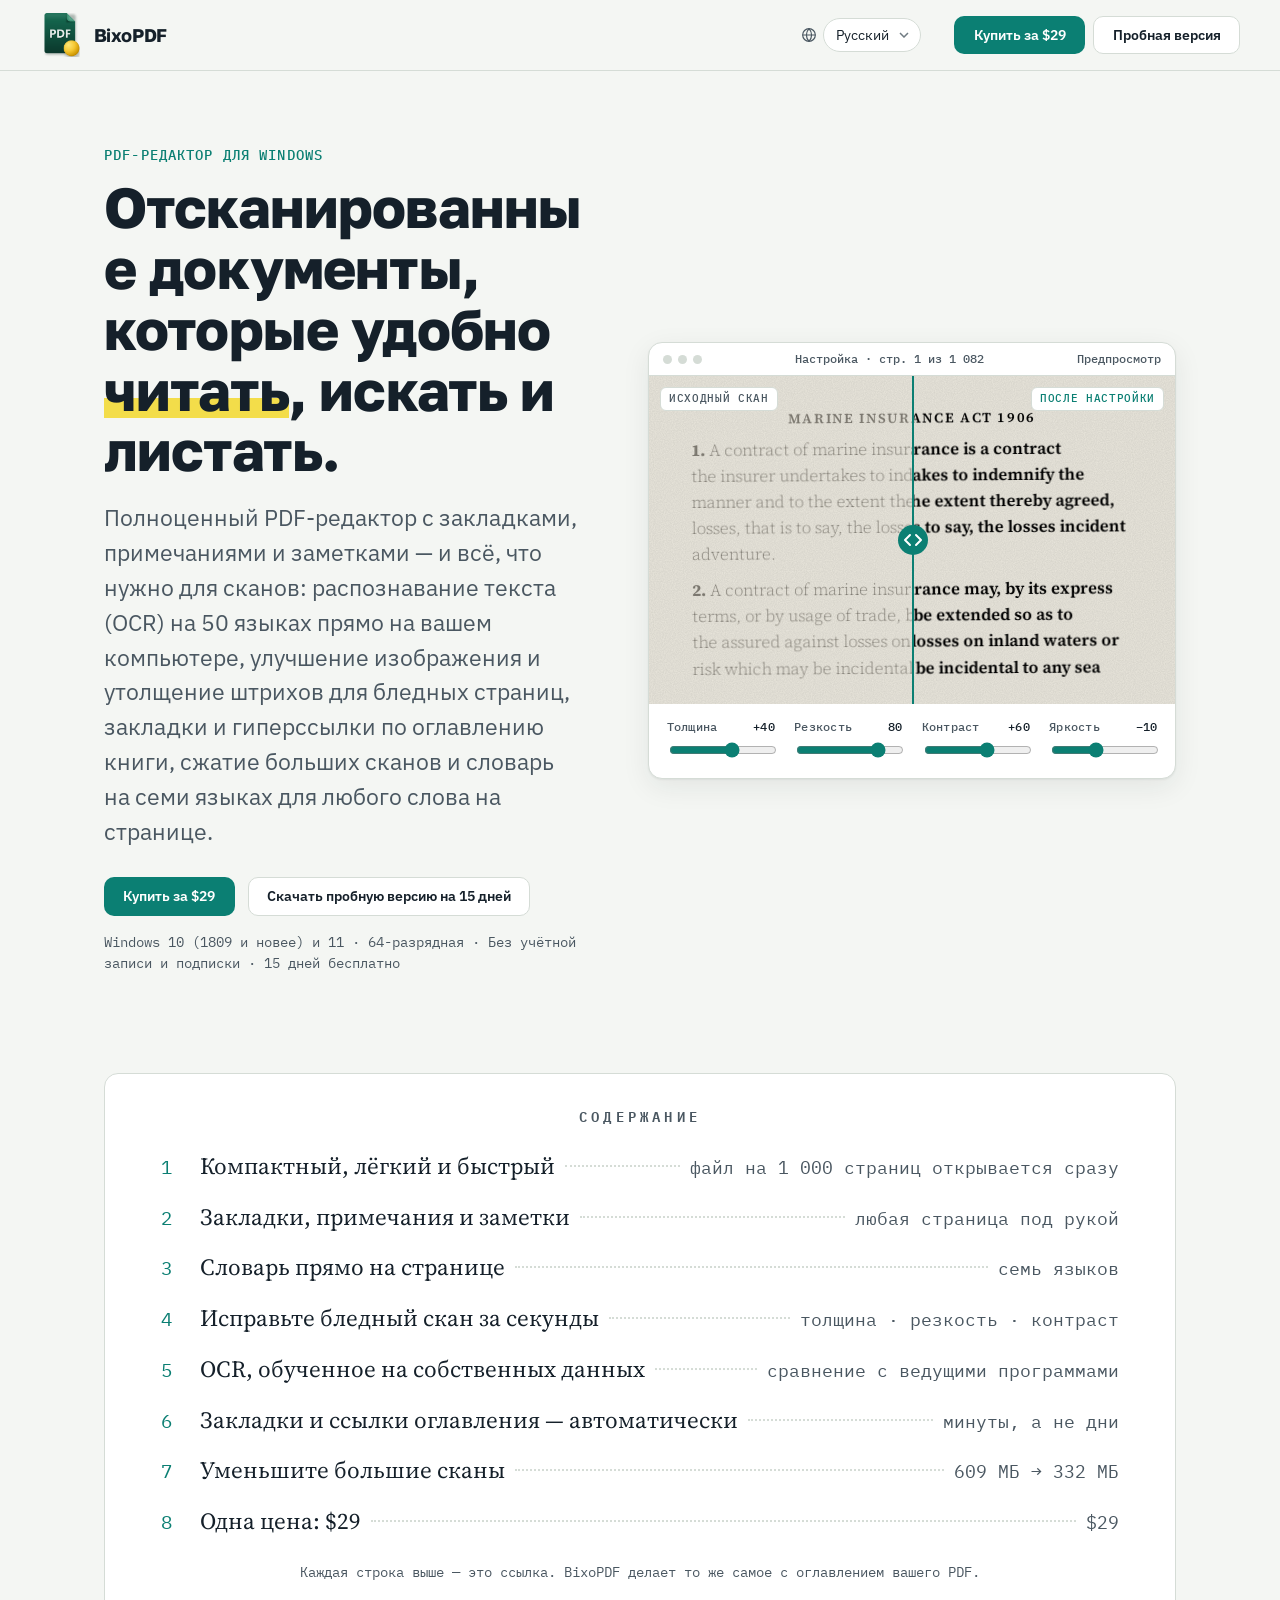
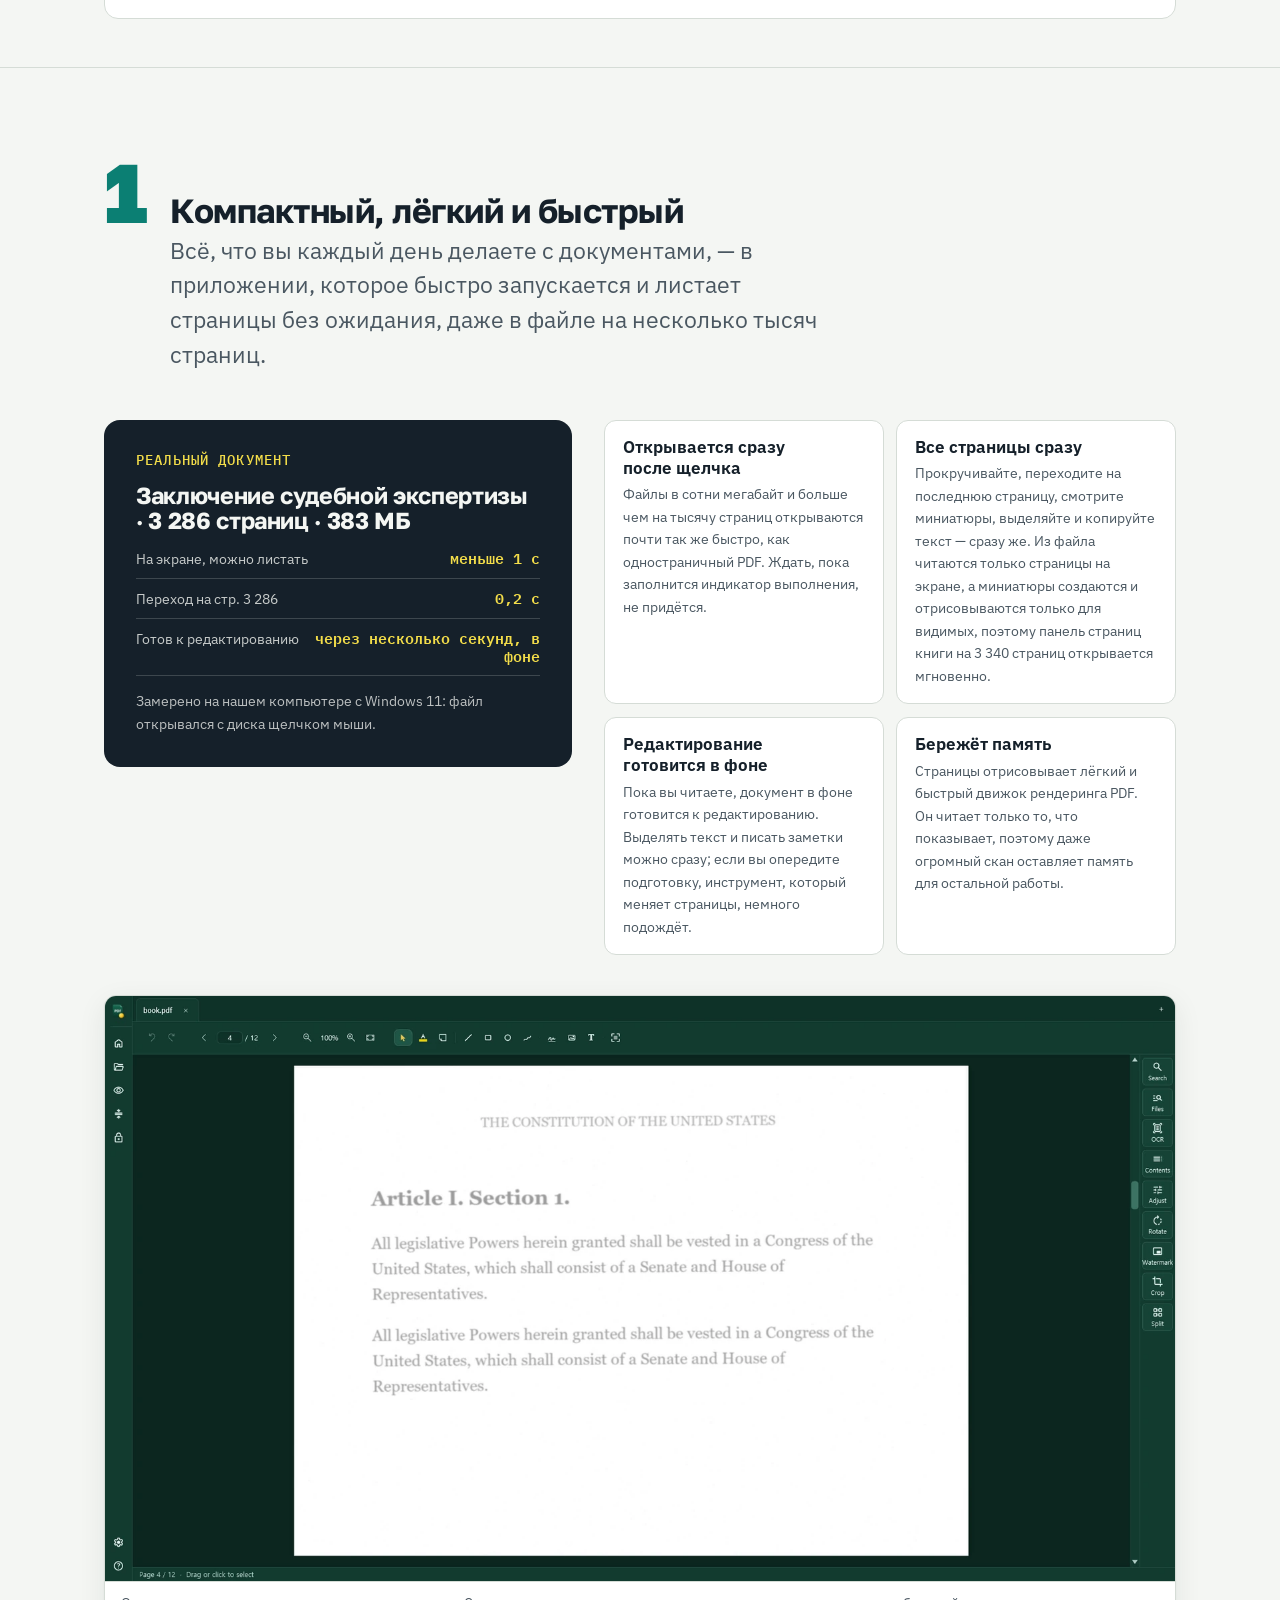
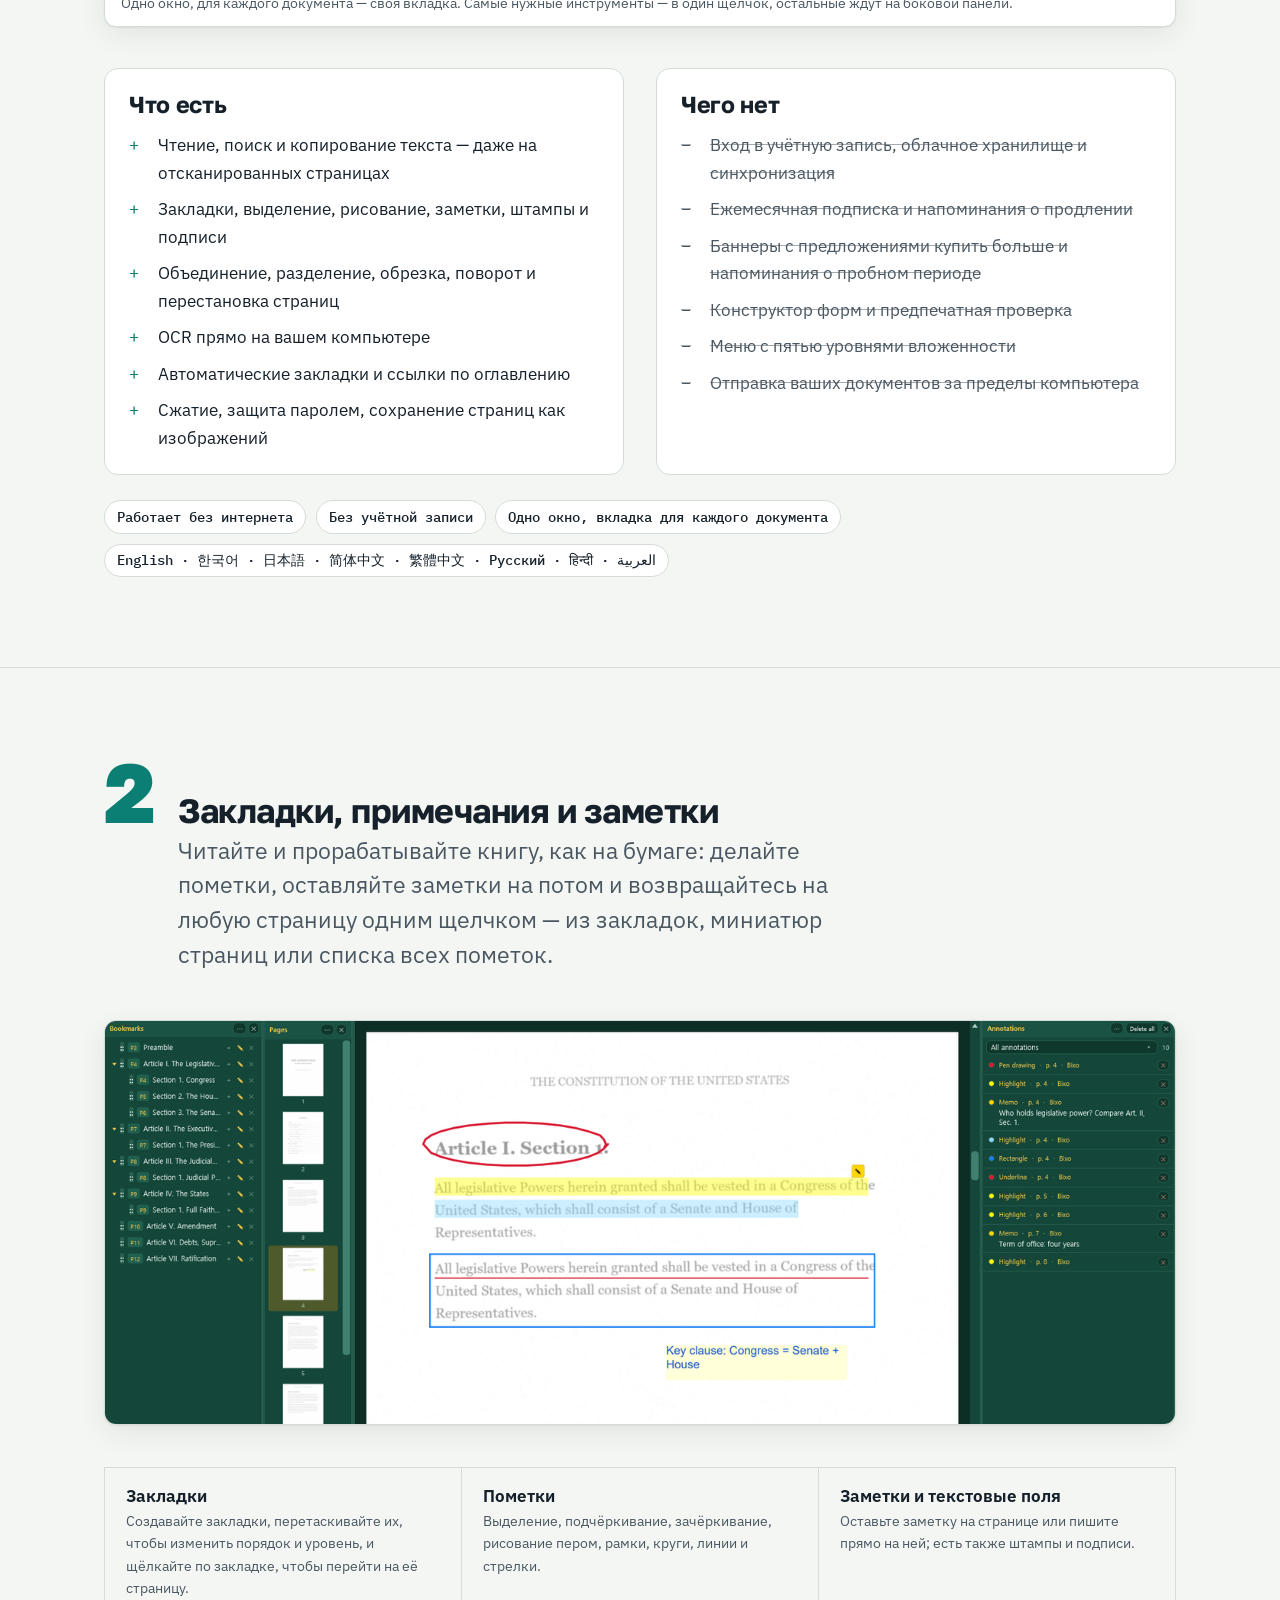
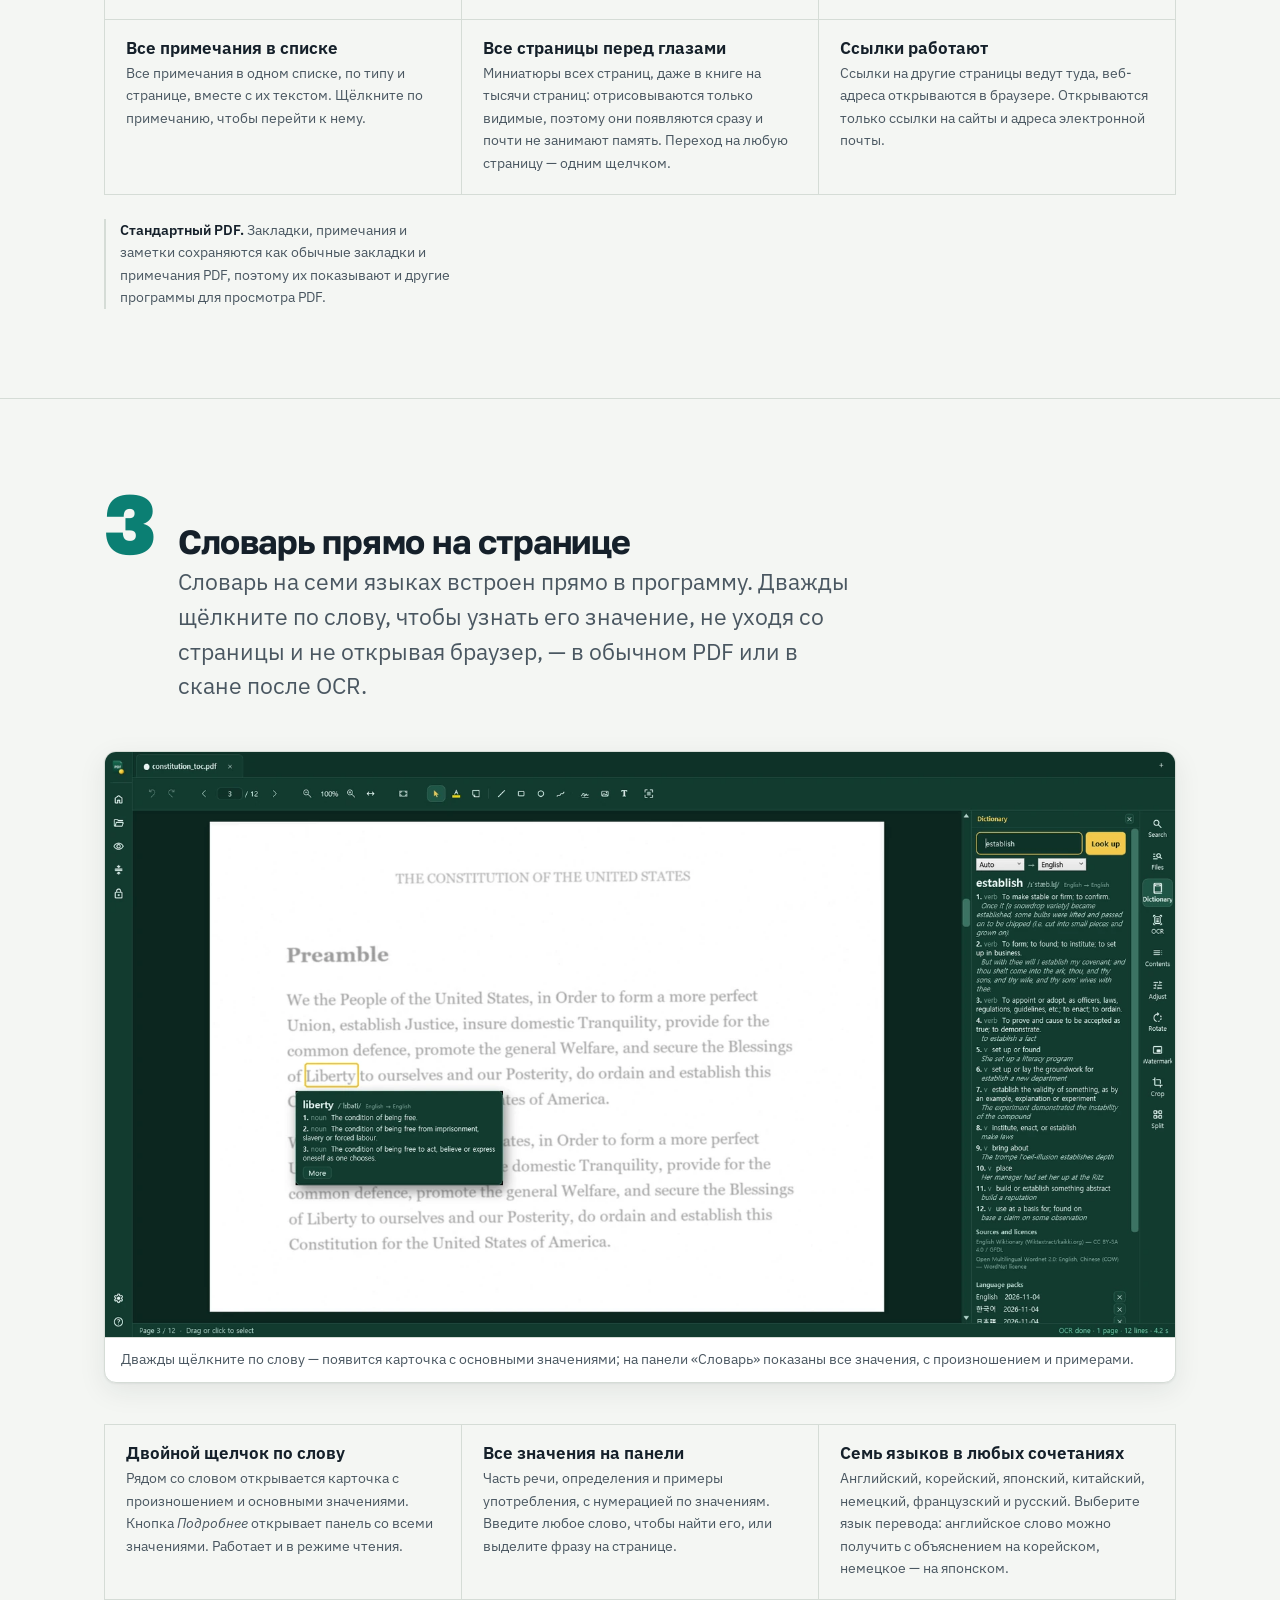
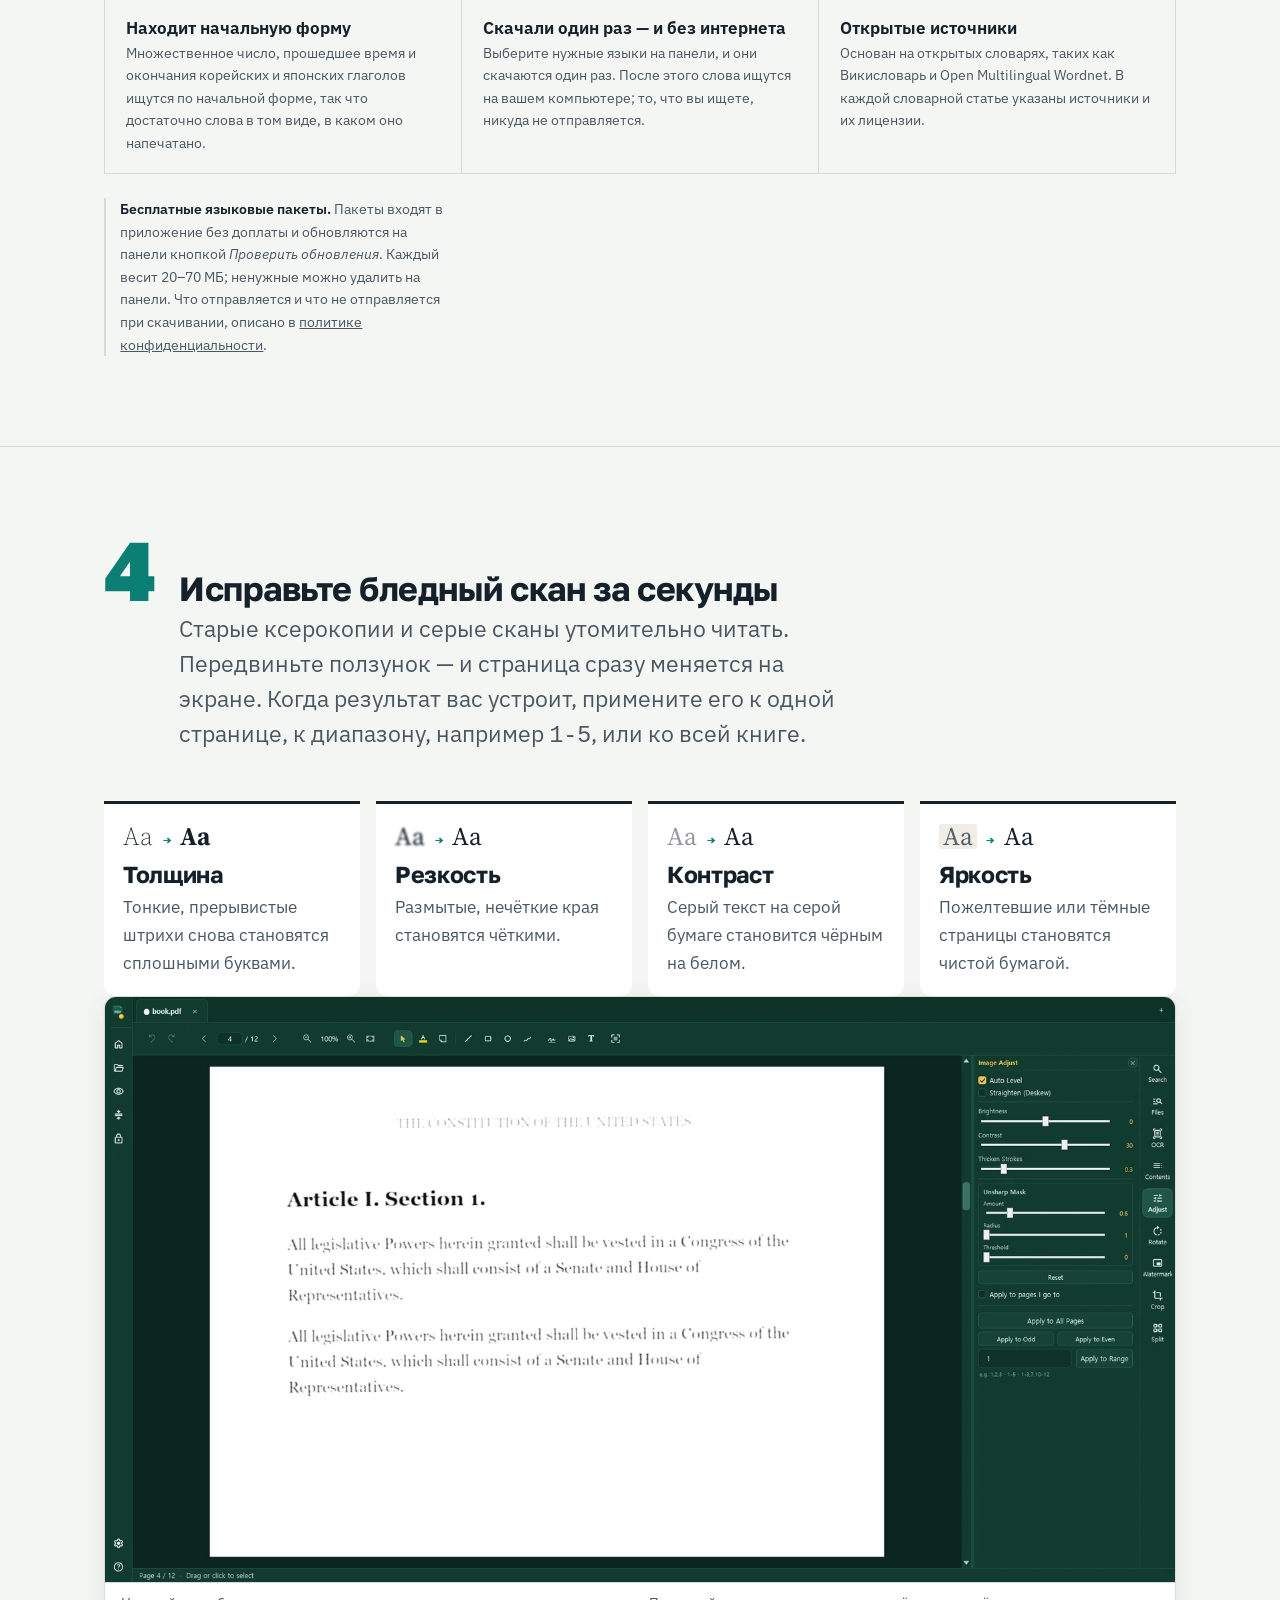
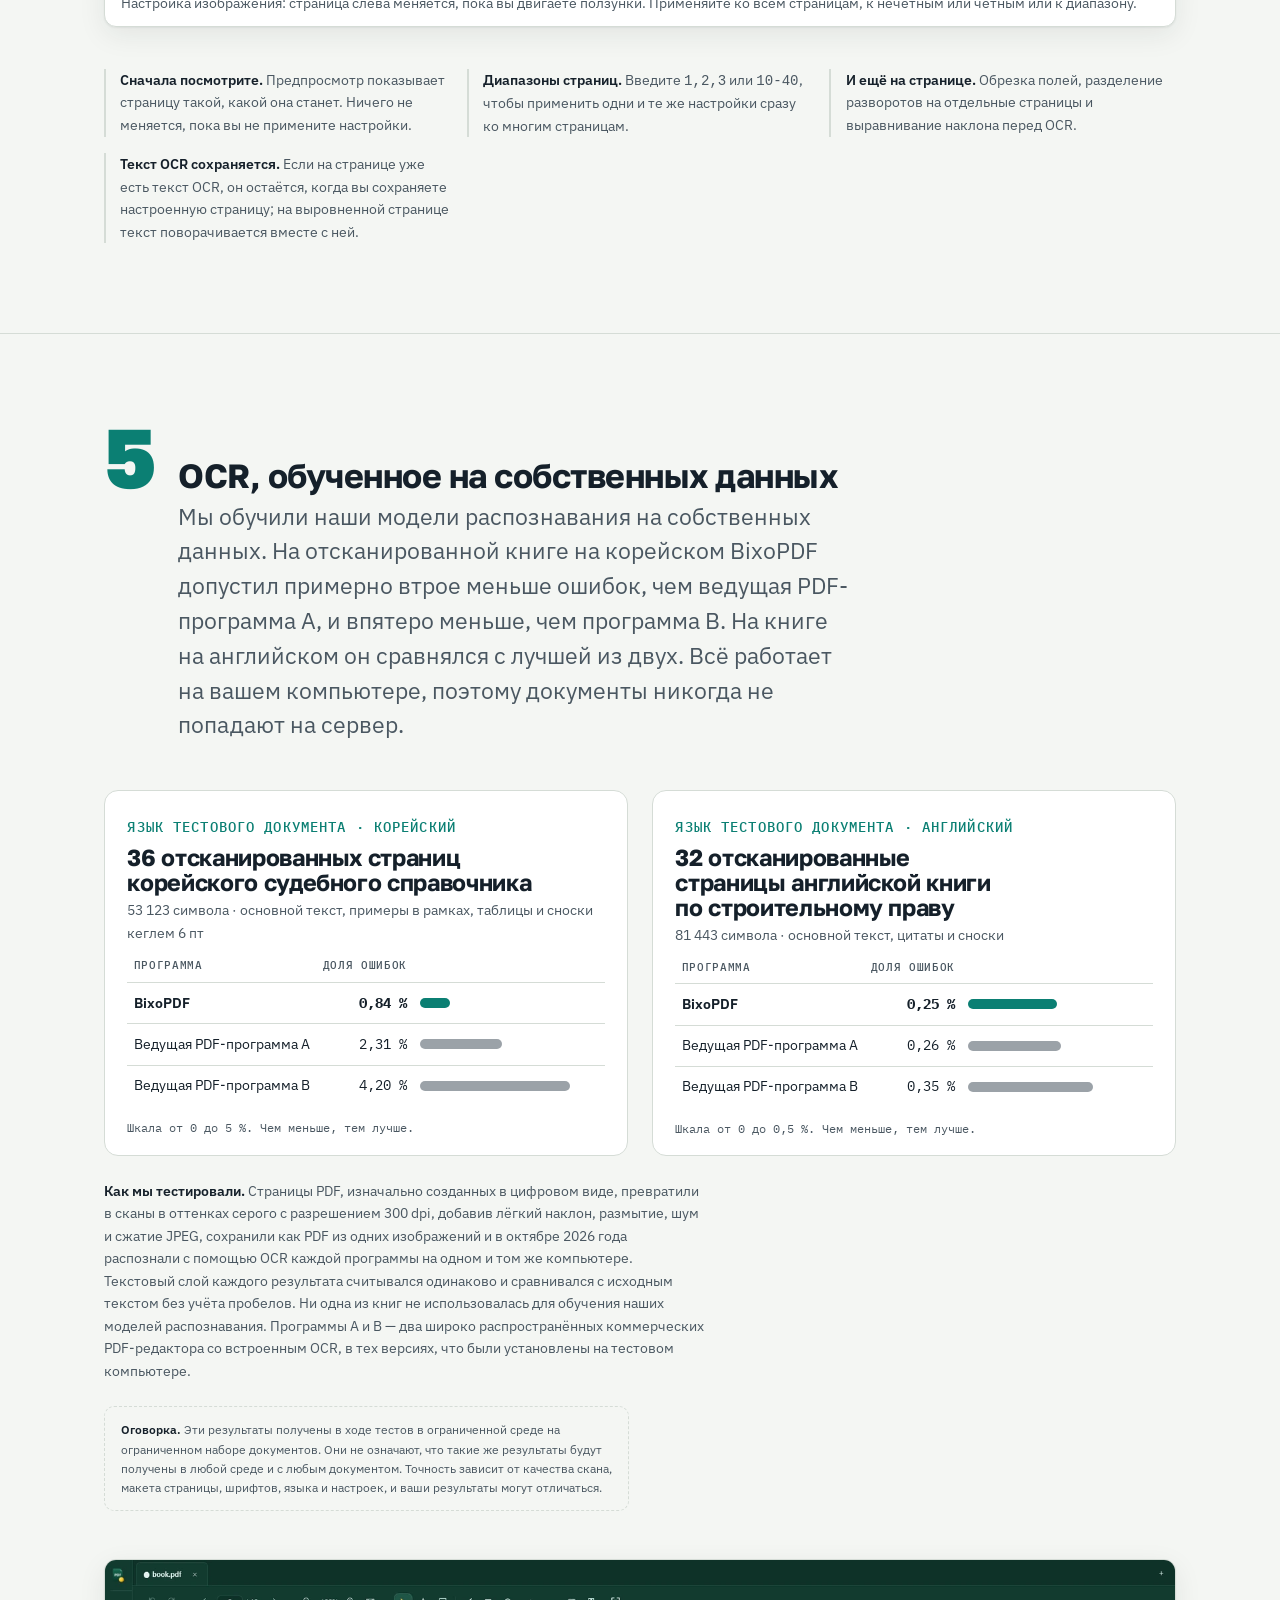
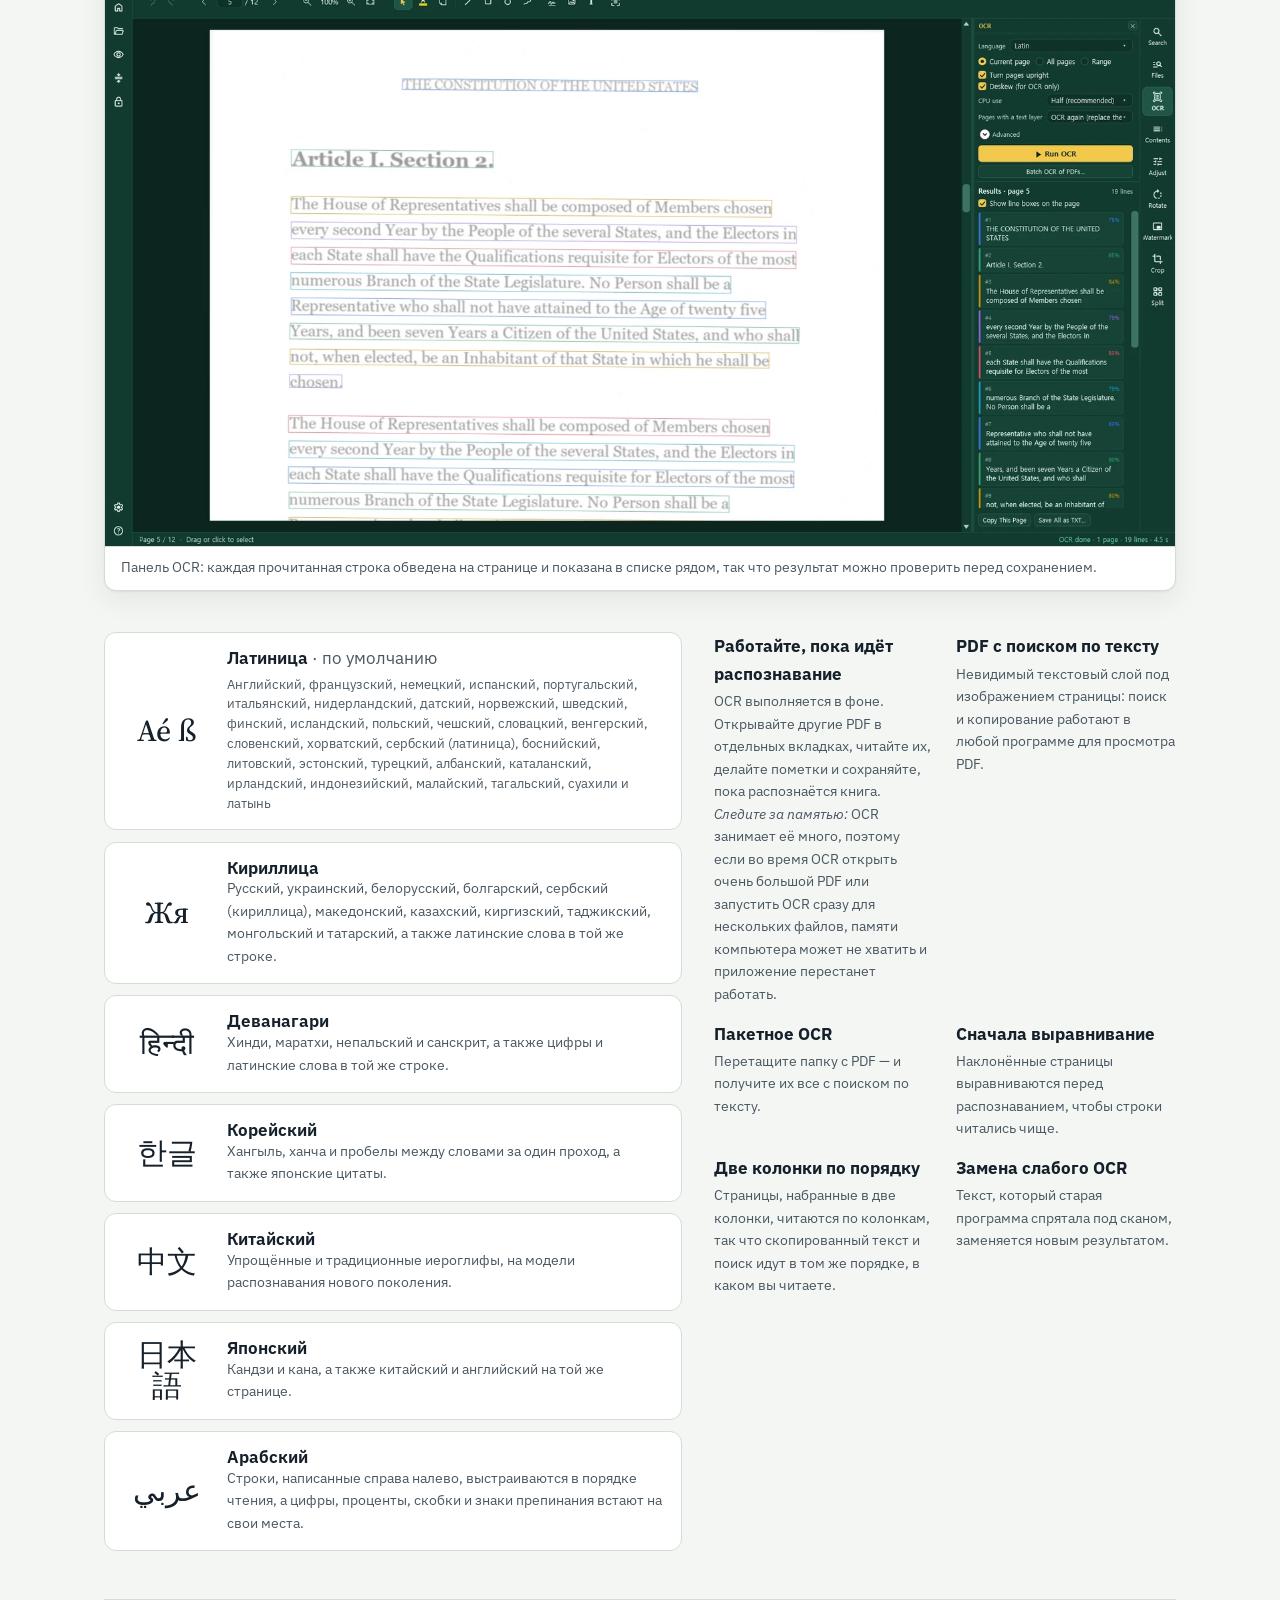
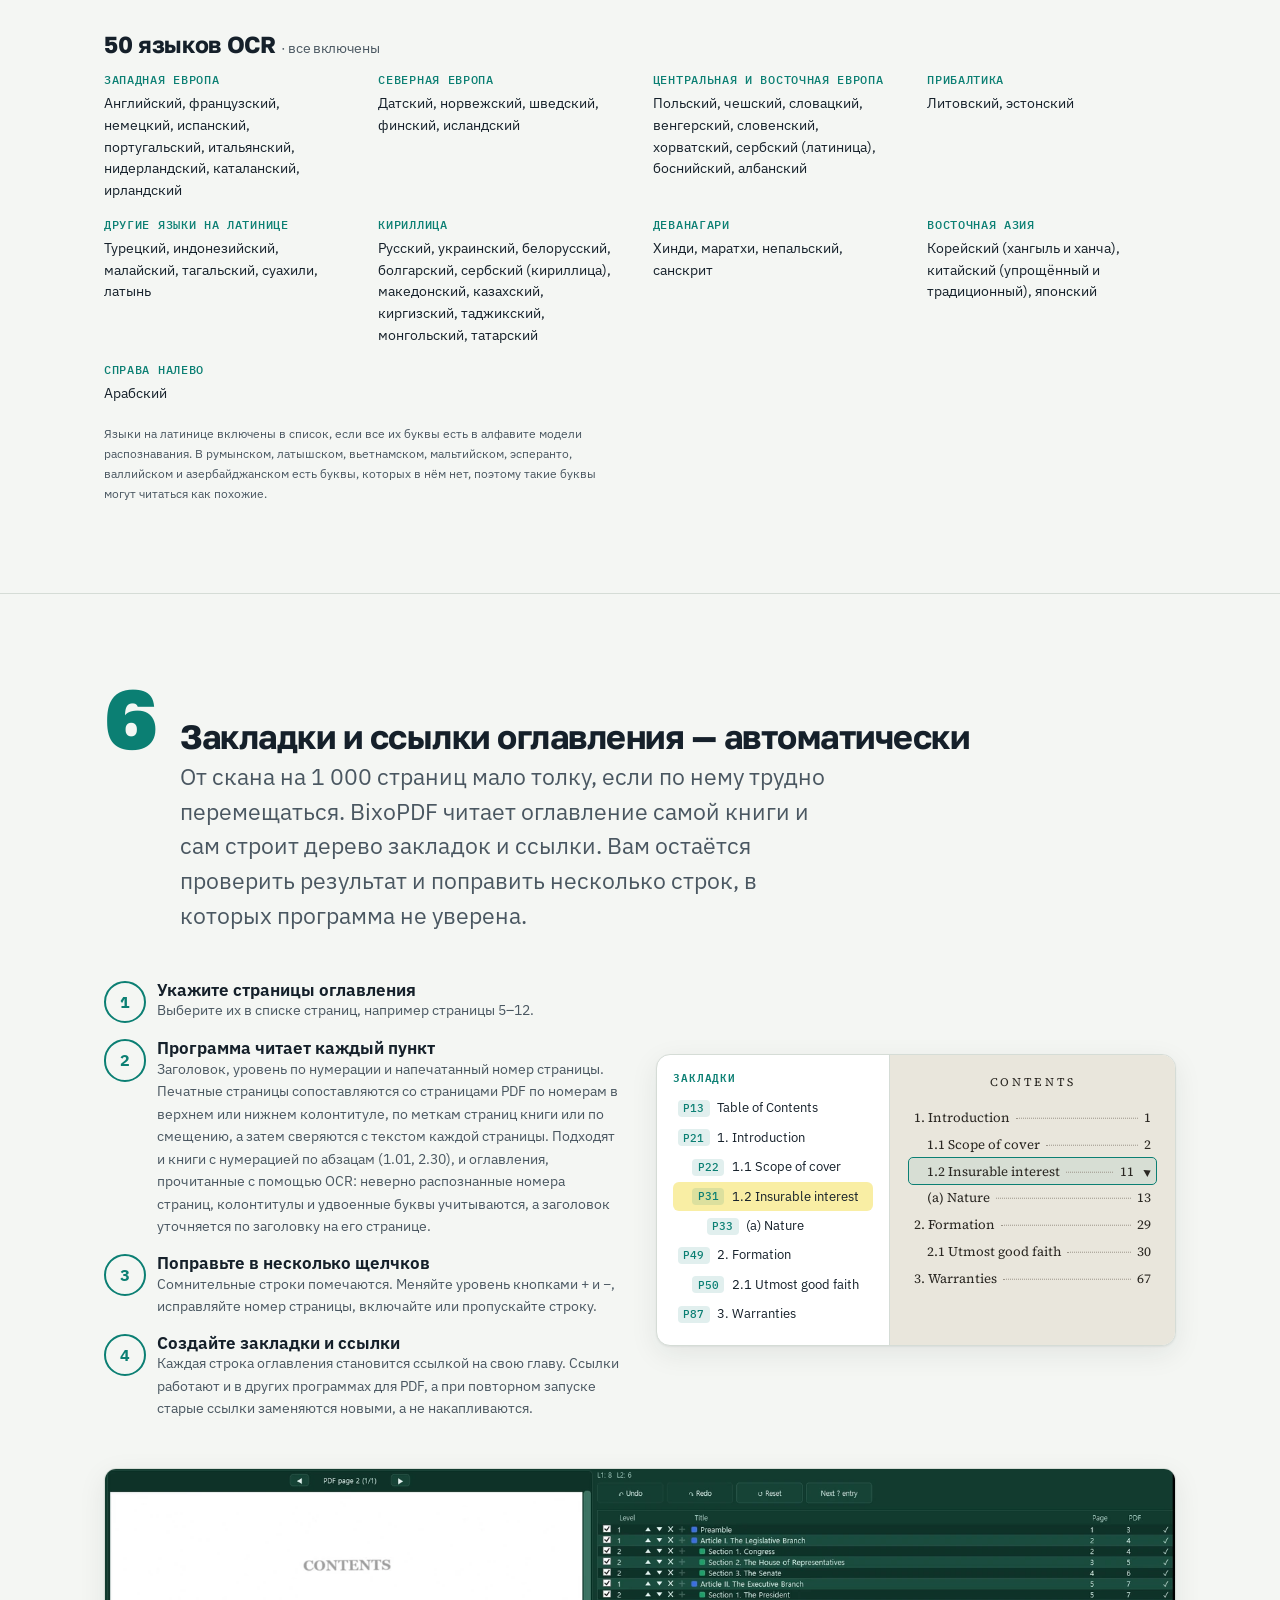
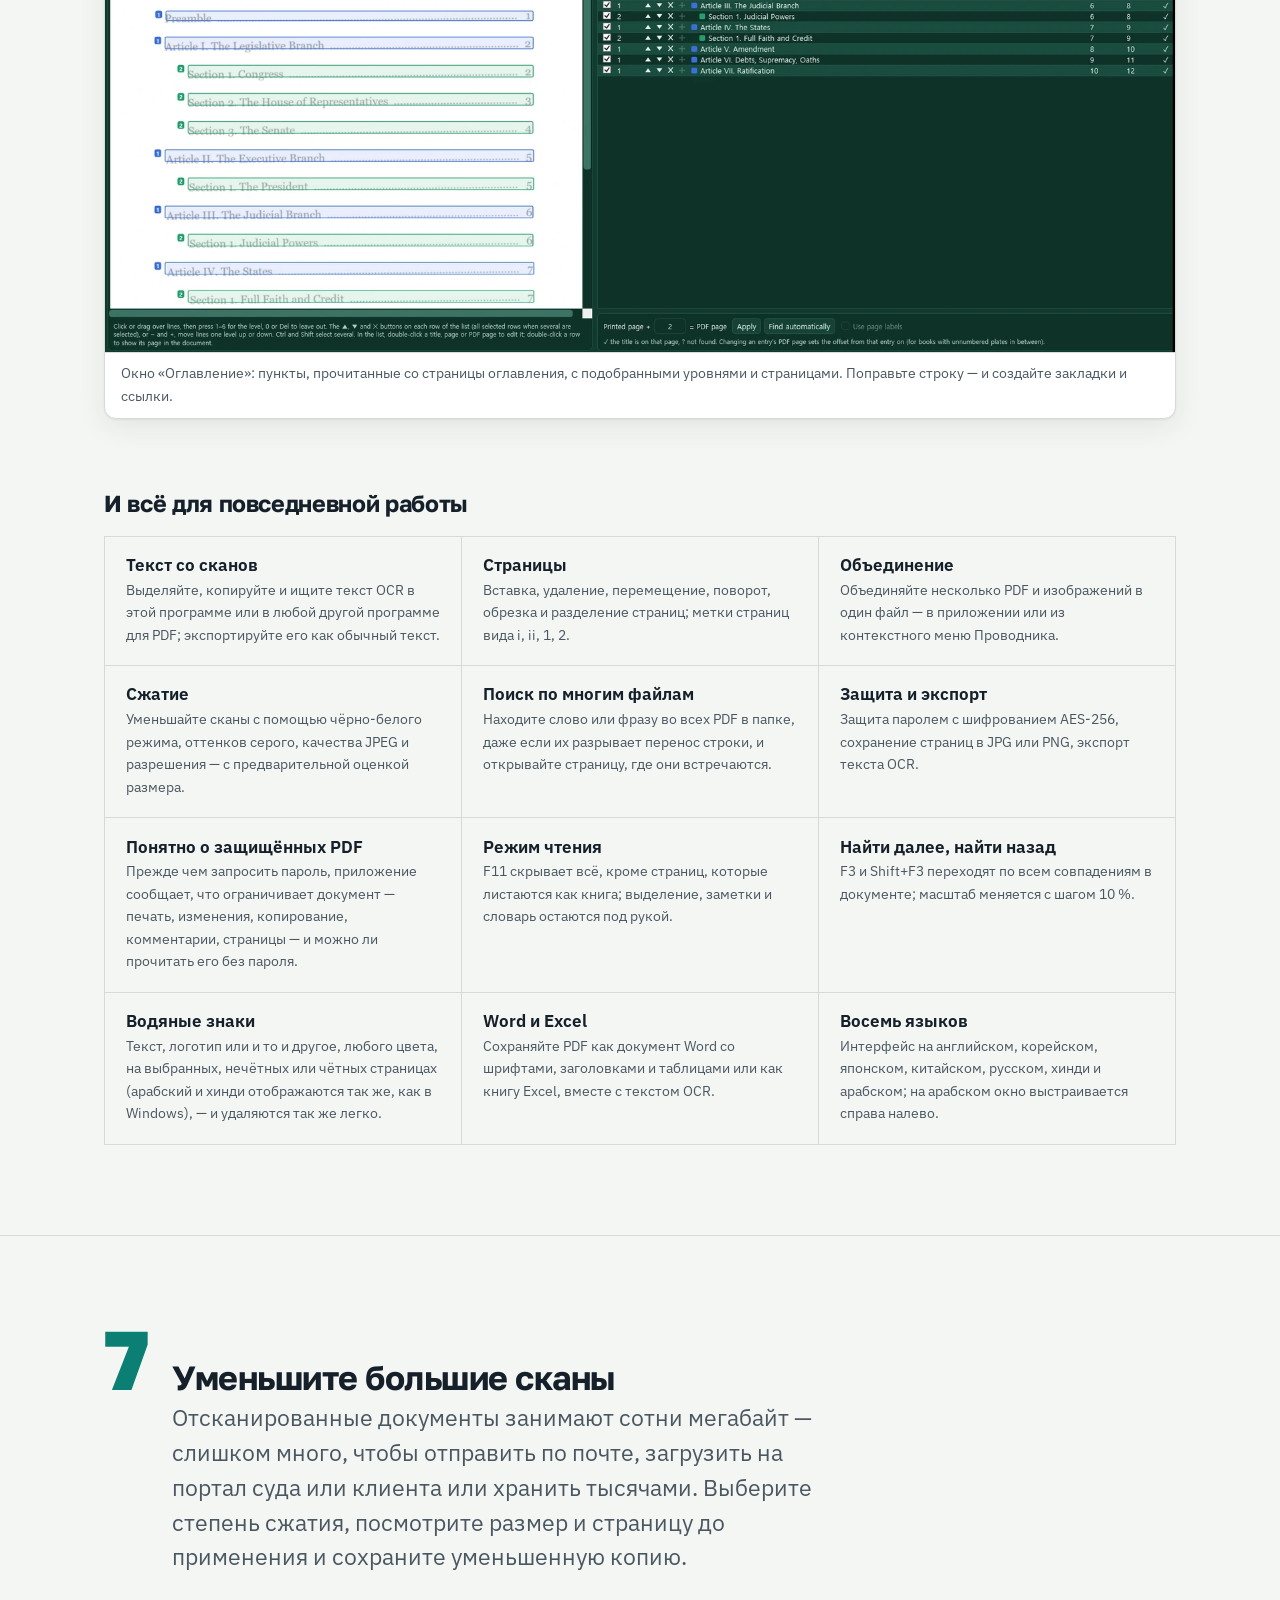
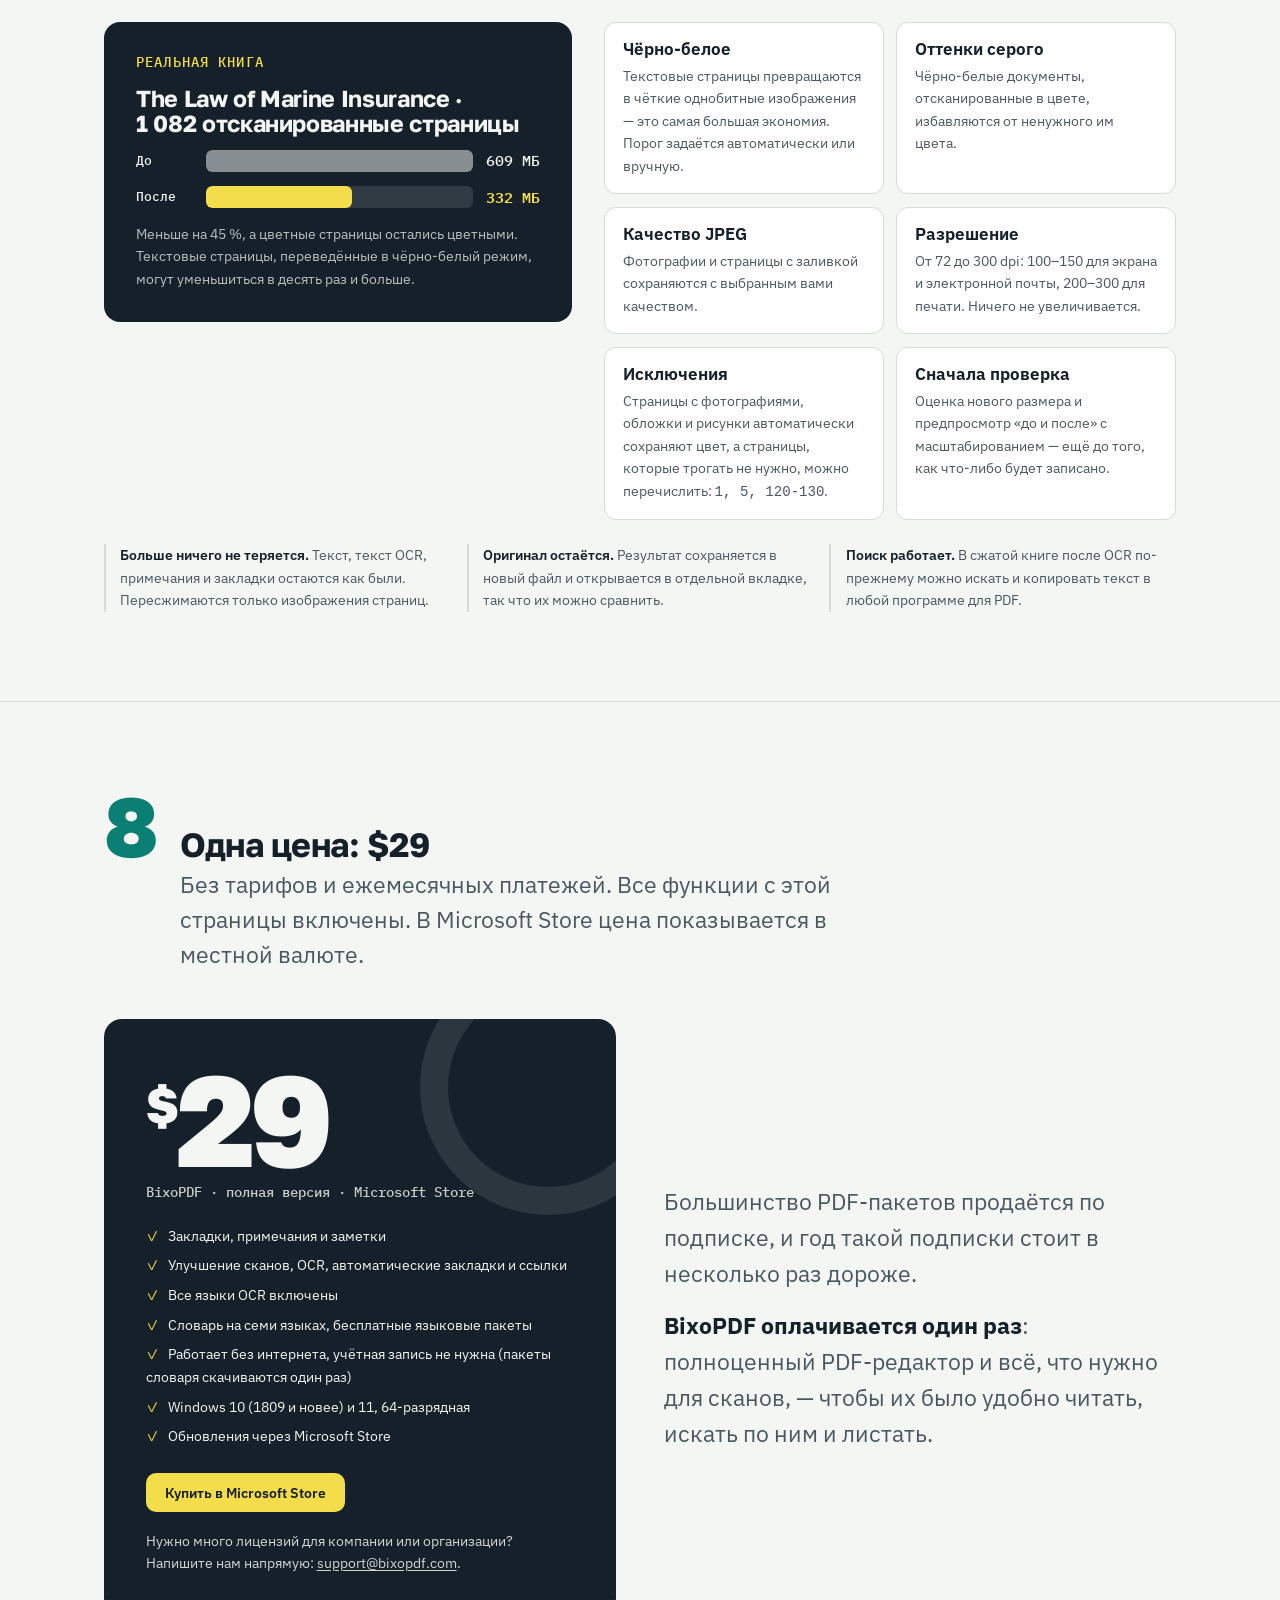
<file: ru/index.html>
<!doctype html>
<html lang="ru">
<head>
<meta charset="utf-8">
<meta name="viewport" content="width=device-width, initial-scale=1, viewport-fit=cover">
<title>BixoPDF</title>
<meta name="description" content="Полноценный PDF-редактор с закладками, примечаниями и заметками и всё, что нужно для сканов: OCR на 50 языках прямо на вашем компьютере, улучшение сканов, закладки и ссылки по оглавлению и словарь на семи языках. $29 в Microsoft Store, 15 дней бесплатного пробного периода.">
<meta name="naver-site-verification" content="c8dbab2af9d2878ce91f82f38f2d15165c487e68" />
<link rel="canonical" href="https://www.bixopdf.com/ru/">
<link rel="alternate" hreflang="en" href="https://www.bixopdf.com/">
<link rel="alternate" hreflang="ko" href="https://www.bixopdf.com/ko/">
<link rel="alternate" hreflang="ja" href="https://www.bixopdf.com/ja/">
<link rel="alternate" hreflang="ru" href="https://www.bixopdf.com/ru/">
<link rel="alternate" hreflang="ar" href="https://www.bixopdf.com/ar/">
<link rel="alternate" hreflang="hi" href="https://www.bixopdf.com/hi/">
<link rel="alternate" hreflang="x-default" href="https://www.bixopdf.com/">
<link rel="icon" type="image/png" sizes="32x32" href="../favicon-32.png">
<link rel="icon" type="image/png" sizes="192x192" href="../favicon-192.png">
<link rel="apple-touch-icon" href="../apple-touch-icon.png">
<meta property="og:type" content="website">
<meta property="og:title" content="BixoPDF — отсканированные документы, которые удобно читать">
<meta property="og:description" content="Компактный и быстрый PDF-редактор для Windows: исправление бледных сканов, OCR на вашем компьютере, закладки по оглавлению. $29.">
<meta property="og:url" content="https://www.bixopdf.com/ru/">
<meta property="og:image" content="https://www.bixopdf.com/og-image.png">
<meta name="twitter:card" content="summary_large_image">
<link rel="preconnect" href="https://fonts.googleapis.com">
<link rel="preconnect" href="https://fonts.gstatic.com" crossorigin>
<link rel="stylesheet" href="https://fonts.googleapis.com/css2?family=Golos+Text:wght@400..900&family=IBM+Plex+Sans:ital,wght@0,400;0,500;0,600;1,400&family=IBM+Plex+Mono:wght@400;500&family=Source+Serif+4:opsz,wght@8..60,200..900&display=swap">
<style>
/* Layout: a scanned book's own furniture — a contents page with dot leaders as the navigation,
   numbered sections, and a live "before / after" scan as the opening. Paper-white with ink, one
   scanner-teal accent and a highlighter yellow kept for OCR marks. */
:root {
  --paper: #f4f6f3;
  --sheet: #ffffff;
  --ink: #15202a;
  --ink-soft: #4a5761;
  --rule: #d5dcd6;
  --accent: #0b7f73;
  --accent-ink: #ffffff;
  --mark: #f3dd4a;
  --mark-ink: #15202a;
  --scan-bg: #e9e6dc;
  --scan-ink: #5e5a52;
  --scan-fixed: #17150f;
  --shadow: 0 1px 2px rgba(21,32,42,.06), 0 8px 28px rgba(21,32,42,.08);

  --f-display: "Golos Text", "Segoe UI", system-ui, sans-serif;
  --f-body: "IBM Plex Sans", "Segoe UI", system-ui, sans-serif;
  --f-mono: "IBM Plex Mono", ui-monospace, Consolas, monospace;
  --f-book: "Source Serif 4", Georgia, "Times New Roman", serif;

  --step--1: clamp(.82rem, .8rem + .1vw, .88rem);
  --step-0: clamp(1rem, .96rem + .2vw, 1.08rem);
  --step-1: clamp(1.2rem, 1.1rem + .5vw, 1.45rem);
  --step-2: clamp(1.5rem, 1.3rem + 1vw, 2.1rem);
  --step-3: clamp(2.1rem, 1.6rem + 2.4vw, 3.6rem);
  --wrap: 72rem;
}
@media (prefers-color-scheme: dark) {
  :root:not([data-theme="light"]) {
    --paper: #0f1519; --sheet: #172027; --ink: #e5ebe7; --ink-soft: #a3b0b4; --rule: #2a363d;
    --accent: #38c2b0; --accent-ink: #062521; --mark: #e2cf4a; --mark-ink: #15202a;
    --scan-bg: #d9d5c9; --scan-ink: #5e5a52;
    --shadow: 0 1px 2px rgba(0,0,0,.3), 0 10px 30px rgba(0,0,0,.35);
    color-scheme: dark;
  }
}
:root[data-theme="dark"] {
  --paper: #0f1519; --sheet: #172027; --ink: #e5ebe7; --ink-soft: #a3b0b4; --rule: #2a363d;
  --accent: #38c2b0; --accent-ink: #062521; --mark: #e2cf4a; --mark-ink: #15202a;
  --scan-bg: #d9d5c9; --scan-ink: #5e5a52;
  --shadow: 0 1px 2px rgba(0,0,0,.3), 0 10px 30px rgba(0,0,0,.35);
  color-scheme: dark;
}

* { box-sizing: border-box; }
html { scroll-behavior: smooth; }
@media (prefers-reduced-motion: reduce) { html { scroll-behavior: auto; } * { transition: none !important; } }
body {
  margin: 0; background: var(--paper); color: var(--ink);
  font: 400 var(--step-0)/1.6 var(--f-body);
  -webkit-font-smoothing: antialiased;
}
a { color: inherit; }
a:focus-visible, button:focus-visible, input:focus-visible { outline: 3px solid var(--accent); outline-offset: 3px; border-radius: 4px; }
h1, h2, h3 { font-family: var(--f-display); line-height: 1.08; letter-spacing: -.015em; text-wrap: balance; margin: 0; }
p { margin: 0; }
/* Russian: long words — hyphenate running text, never let a heading word overflow */
p, li, dd, figcaption, summary { hyphens: auto; -webkit-hyphens: auto; }
h1, h2, h3 { overflow-wrap: break-word; }
.trial .file { hyphens: none; -webkit-hyphens: none; }
.wrap { max-width: var(--wrap); margin-inline: auto; padding-inline: clamp(16px, 4vw, 40px); }
.eyebrow { font: 500 var(--step--1)/1.2 var(--f-mono); letter-spacing: .08em; text-transform: uppercase; color: var(--accent); }
.muted { color: var(--ink-soft); }

/* ── Header ── */
.top { position: sticky; top: env(safe-area-inset-top, 0px); z-index: 10; background: color-mix(in srgb, var(--paper) 88%, transparent); backdrop-filter: blur(10px); border-bottom: 1px solid var(--rule); }
.top .wrap { display: flex; align-items: center; gap: 1.5rem; padding-block: .8rem; }
.brand { display: flex; align-items: center; gap: .6rem; text-decoration: none; font: 700 1.15rem/1 var(--f-display); letter-spacing: -.02em; }
.brand svg { width: 28px; height: 28px; flex: none; }
.brand img { width: 44px; height: 44px; flex: none; }
.shot { margin: 0 0 clamp(1.8rem, 4vw, 2.6rem); border: 1px solid var(--rule); border-radius: 12px; overflow: hidden; background: var(--sheet); box-shadow: var(--shadow); }
.shot img { display: block; width: 100%; height: auto; }
.shot figcaption { padding: .6rem 1rem .7rem; font-size: var(--step--1); color: var(--ink-soft); border-top: 1px solid var(--rule); }
.brand small { font: 500 .72rem/1 var(--f-mono); color: var(--ink-soft); letter-spacing: .04em; }
.top nav { display: flex; gap: 1.4rem; margin-left: auto; font-size: var(--step--1); }
.top nav a { text-decoration: none; color: var(--ink-soft); white-space: nowrap; }
.top nav a:hover { color: var(--ink); }
.btn { display: inline-flex; align-items: center; gap: .5rem; padding: .7rem 1.15rem; border-radius: 10px; font: 600 var(--step--1)/1 var(--f-body); text-decoration: none; border: 1px solid transparent; cursor: pointer; white-space: nowrap; }
.btn-primary { background: var(--accent); color: var(--accent-ink); }
.btn-primary:hover { filter: brightness(1.08); }
.btn-ghost { border-color: var(--rule); color: var(--ink); background: var(--sheet); }
.btn-ghost:hover { border-color: var(--ink-soft); }
footer .langs { margin: .6rem 0 0; padding-top: 0; border-top: 0; font-size: var(--step--1); } footer .langs a { color: inherit; } footer .langs a[aria-current] { font-weight: 600; text-decoration: none; }
.top-ctas { display: flex; gap: .5rem; margin-left: 1.4rem; }
.top-ctas .short { display: none; }
.lang-pick { display: flex; align-items: center; gap: .35rem; margin-inline-start: 1.2rem; color: var(--ink-soft); }
.lang-pick svg { flex: none; }
.lang-pick select { appearance: none; -webkit-appearance: none; font: inherit; font-size: var(--step--1); color: var(--ink); background-color: var(--sheet); background-image: url("data:image/svg+xml,%3Csvg xmlns='http://www.w3.org/2000/svg' width='10' height='6'%3E%3Cpath d='M1 1l4 4 4-4' fill='none' stroke='%23707b82' stroke-width='1.5'/%3E%3C/svg%3E"); background-repeat: no-repeat; background-position: right .7rem center; border: 1px solid var(--rule); border-radius: 999px; padding: .42rem 1.9rem .42rem .8rem; cursor: pointer; line-height: 1.3; }
[dir="rtl"] .lang-pick select { background-position: left .7rem center; padding: .42rem .8rem .42rem 1.9rem; }
.lang-pick select:hover { border-color: var(--ink-soft); }
.lang-pick select:focus-visible { outline: 2px solid var(--accent); outline-offset: 2px; }
.top .lang-pick + .top-ctas { margin-inline-start: .6rem !important; }
.top .wrap:has(.lang-pick) { max-width: 86rem; }
@media (max-width: 1360px) { .top nav { display: none; } .lang-pick { margin-inline-start: auto; } }
@media (max-width: 520px) { .top .wrap { gap: .6rem; } .brand span { display: none; } }
@media (max-width: 520px) { .lang-pick svg { display: none; } .lang-pick select { padding: .5rem 1.5rem .5rem .55rem; background-position: right .5rem center; } [dir="rtl"] .lang-pick select { padding: .5rem .55rem .5rem 1.5rem; background-position: left .5rem center; } }
@media (max-width: 1320px) { .top nav { gap: .9rem; } .top-ctas { margin-left: 1rem; } }
@media (max-width: 1200px) { .top nav { display: none; } .top-ctas { margin-left: auto; } }
@media (max-width: 680px) { .top-ctas .long { display: none; } .top-ctas .short { display: inline; } .top-ctas .btn { padding: .6rem .8rem; } }
@media (max-width: 400px) { .top .wrap { gap: .45rem; } .brand img { width: 36px; height: 36px; } .top-ctas { gap: .35rem; } .top-ctas .btn { padding: .55rem .6rem; } .top .lang-pick + .top-ctas { margin-inline-start: .35rem !important; } .lang-pick select, [dir="rtl"] .lang-pick select { padding-inline: .45rem 1.35rem; } }
@media (max-width: 370px) { .top-ctas .btn { padding: .5rem .45rem; font-size: .88rem; } .lang-pick select, [dir="rtl"] .lang-pick select { font-size: .82rem; padding-inline: .4rem 1.2rem; } .lang-pick select { background-position: right .4rem center; } [dir="rtl"] .lang-pick select { background-position: left .4rem center; } }

/* ── Hero ── */
.hero { padding-block: clamp(2.5rem, 6vw, 5rem) clamp(2rem, 4vw, 3.5rem); }
.hero .wrap { display: grid; grid-template-columns: minmax(0, 1fr) minmax(0, 1.1fr); gap: clamp(2rem, 5vw, 4rem); align-items: center; }
.hero h1 { font-size: var(--step-3); font-weight: 750; }
.hero h1 em { font-style: normal; background: linear-gradient(transparent 62%, var(--mark) 62%, var(--mark) 92%, transparent 92%); color: inherit; }
.hero .lede { margin-top: 1.2rem; font-size: var(--step-1); line-height: 1.5; color: var(--ink-soft); max-width: 34rem; }
.hero .ctas { display: flex; flex-wrap: wrap; gap: .8rem; margin-top: 1.8rem; }
.hero .fine { margin-top: 1rem; font: 400 var(--step--1)/1.5 var(--f-mono); color: var(--ink-soft); }
@media (max-width: 900px) { .hero .wrap { grid-template-columns: minmax(0, 1fr); } }

/* The live scan */
.scan { background: var(--sheet); border: 1px solid var(--rule); border-radius: 14px; box-shadow: var(--shadow); overflow: hidden; }
.scan-bar { display: flex; align-items: center; justify-content: space-between; gap: 1rem; padding: .6rem .9rem; border-bottom: 1px solid var(--rule); font: 500 .75rem/1 var(--f-mono); color: var(--ink-soft); }
.scan-bar .dots { display: flex; gap: 6px; }
.scan-bar .dots i { width: 9px; height: 9px; border-radius: 50%; background: var(--rule); display: block; }
.stage { position: relative; aspect-ratio: 16 / 10; max-width: 100%; background: var(--scan-bg); overflow: hidden; user-select: none; }
.page { position: absolute; inset: 0; padding: 7% 8%; background-color: var(--scan-bg);
  background-image: url("data:image/svg+xml;utf8,<svg xmlns='http://www.w3.org/2000/svg' width='160' height='160'><filter id='n'><feTurbulence type='fractalNoise' baseFrequency='.9' numOctaves='2' stitchTiles='stitch'/><feColorMatrix values='0 0 0 0 0  0 0 0 0 0  0 0 0 0 0  0 0 0 .09 0'/></filter><rect width='160' height='160' filter='url(%23n)'/></svg>"); }
.page .run { font-family: var(--f-book); color: var(--scan-ink); font-size: clamp(.78rem, .55rem + 1vw, 1.05rem); line-height: 1.55; transform: rotate(-.35deg); transform-origin: left top; }
.page .run h4 { margin: 0 0 .7em; font: 600 .82em/1.2 var(--f-book); letter-spacing: .12em; text-transform: uppercase; text-align: center; }
.page .run p + p { margin-top: .6em; }
.page .run .sec { font-weight: 700; }
.raw .run { font-weight: 260; filter: blur(.7px); opacity: .78; }
.fixed { clip-path: inset(0 0 0 var(--split, 50%)); }
.fixed .run { font-weight: var(--wght, 520); filter: blur(var(--blur, .1px)) contrast(var(--con, 1.6)) brightness(var(--bri, .9)); color: var(--scan-fixed); }
.divider { position: absolute; top: 0; bottom: 0; left: var(--split, 50%); width: 2px; background: var(--accent); pointer-events: none; }
.divider::after { content: ""; position: absolute; top: 50%; left: 50%; width: 30px; height: 30px; transform: translate(-50%, -50%); border-radius: 50%; background: var(--accent);
  background-image: url("data:image/svg+xml;utf8,<svg xmlns='http://www.w3.org/2000/svg' viewBox='0 0 30 30'><path d='M12 10l-5 5 5 5M18 10l5 5-5 5' fill='none' stroke='white' stroke-width='2' stroke-linecap='round' stroke-linejoin='round'/></svg>"); }
.tag { position: absolute; top: .7rem; font: 500 .68rem/1 var(--f-mono); letter-spacing: .06em; text-transform: uppercase; padding: .35rem .5rem; border-radius: 6px; background: var(--sheet); color: var(--ink-soft); border: 1px solid var(--rule); }
.tag.l { left: .7rem; } .tag.r { right: .7rem; color: var(--accent); }
.split-range { position: absolute; inset: 0; width: 100%; height: 100%; margin: 0; opacity: 0; cursor: ew-resize; }
.controls { display: grid; grid-template-columns: repeat(4, minmax(0, 1fr)); gap: .9rem 1.2rem; padding: 1rem 1.1rem 1.1rem; }
.controls label { display: grid; gap: .35rem; font: 500 .74rem/1.2 var(--f-mono); color: var(--ink-soft); letter-spacing: .02em; }
.controls label span { display: flex; justify-content: space-between; }
.controls output { color: var(--ink); font-variant-numeric: tabular-nums; }
input[type=range] { width: 100%; accent-color: var(--accent); }
@media (max-width: 520px) { .controls { grid-template-columns: repeat(2, minmax(0, 1fr)); } }

/* ── Contents (the page's navigation, set as a book's contents page) ── */
.contents { padding-block: clamp(1.5rem, 4vw, 3rem); }
.contents .box { background: var(--sheet); border: 1px solid var(--rule); border-radius: 14px; padding: clamp(1.2rem, 3vw, 2.2rem) clamp(1.2rem, 4vw, 3rem); }
.contents h2 { font: 600 var(--step--1)/1 var(--f-mono); letter-spacing: .3em; text-transform: uppercase; text-align: center; color: var(--ink-soft); margin-bottom: 1.2rem; }
.toc { list-style: none; margin: 0; padding: 0; display: grid; gap: .15rem; font-family: var(--f-book); font-size: var(--step-1); }
.toc a { display: flex; align-items: baseline; gap: .6rem; text-decoration: none; padding: .35rem .5rem; border-radius: 6px; }
.toc a:hover { background: color-mix(in srgb, var(--mark) 45%, transparent); }
.toc .n { font-family: var(--f-mono); font-size: .8em; color: var(--accent); min-width: 1.6em; }
.toc .t { min-width: 0; }
.toc .lead { flex: 1; border-bottom: 2px dotted var(--rule); transform: translateY(-.3em); min-width: 1.5rem; }
.toc .p { font-family: var(--f-mono); font-size: .78em; color: var(--ink-soft); white-space: nowrap; }
.contents .hint { margin-top: 1rem; text-align: center; font: 400 var(--step--1)/1.5 var(--f-mono); color: var(--ink-soft); }
@media (max-width: 680px) { .toc .p { display: none; } }

/* ── Sections ── */
section.chapter { padding-block: clamp(3rem, 7vw, 6rem); border-top: 1px solid var(--rule); scroll-margin-top: 4rem; }
.chap-head { display: grid; grid-template-columns: auto minmax(0, 1fr); gap: .3rem 1.4rem; align-items: baseline; margin-bottom: clamp(1.8rem, 4vw, 3rem); }
.chap-head .num { grid-row: span 2; font: 800 clamp(3rem, 2rem + 4vw, 5.5rem)/.8 var(--f-display); color: var(--accent); }
.chap-head h2 { font-size: var(--step-2); font-weight: 700; }
.chap-head p { max-width: 42rem; color: var(--ink-soft); font-size: var(--step-1); line-height: 1.5; }
@media (max-width: 520px) { .chap-head { grid-template-columns: minmax(0, 1fr); } .chap-head .num { grid-row: auto; } }

.two { display: grid; grid-template-columns: repeat(2, minmax(0, 1fr)); gap: clamp(1rem, 3vw, 2rem); }
@media (max-width: 760px) { .two { grid-template-columns: minmax(0, 1fr); } }

/* 1 · kept / left out */
.ledger { border: 1px solid var(--rule); border-radius: 14px; background: var(--sheet); padding: 1.4rem 1.5rem; }
.ledger h3 { font-size: var(--step-1); margin-bottom: .9rem; display: flex; align-items: center; gap: .5rem; }
.ledger ul { list-style: none; margin: 0; padding: 0; display: grid; gap: .55rem; }
.ledger li { display: grid; grid-template-columns: 1.3rem minmax(0, 1fr); gap: .5rem; }
.ledger li::before { font-family: var(--f-mono); color: var(--accent); }
.ledger.keep li::before { content: "+"; }
.ledger.drop li::before { content: "–"; color: var(--ink-soft); }
.ledger.drop li { color: var(--ink-soft); text-decoration: line-through; text-decoration-color: color-mix(in srgb, var(--ink-soft) 50%, transparent); }
.facts { display: flex; flex-wrap: wrap; gap: .6rem; margin-top: 1.6rem; }
.chip { font: 500 var(--step--1)/1 var(--f-mono); padding: .55rem .75rem; border-radius: 999px; border: 1px solid var(--rule); background: var(--sheet); }

/* 2 · enhancement */
.knobs { display: grid; grid-template-columns: repeat(4, minmax(0, 1fr)); gap: 1rem; }
.knob { padding: 1.2rem; border-top: 3px solid var(--ink); background: var(--sheet); border-radius: 0 0 12px 12px; }
.knob h3 { font-size: var(--step-1); margin-bottom: .4rem; }
.knob .sample { font-family: var(--f-book); font-size: 1.6rem; line-height: 1; margin-bottom: .8rem; display: flex; gap: .6rem; align-items: baseline; }
.knob .sample b { color: var(--accent); font-family: var(--f-mono); font-size: .9rem; }
@media (max-width: 900px) { .knobs { grid-template-columns: repeat(2, minmax(0, 1fr)); } }
@media (max-width: 460px) { .knobs { grid-template-columns: minmax(0, 1fr); } }
.note { margin-top: 1.5rem; display: grid; grid-template-columns: repeat(3, minmax(0, 1fr)); gap: 1rem; }
.note p { font-size: var(--step--1); color: var(--ink-soft); padding-left: .9rem; border-left: 2px solid var(--rule); }
.note b { color: var(--ink); font-weight: 600; }
@media (max-width: 760px) { .note { grid-template-columns: minmax(0, 1fr); } }

/* 3 · OCR */
.ocr-grid { display: grid; grid-template-columns: minmax(0, 1.25fr) minmax(0, 1fr); gap: clamp(1rem, 3vw, 2rem); align-items: start; }
@media (max-width: 900px) { .ocr-grid { grid-template-columns: minmax(0, 1fr); } }
.scripts { display: grid; gap: .7rem; }
.script { display: grid; grid-template-columns: 5.5rem minmax(0, 1fr); gap: 1rem; align-items: center; padding: 1rem 1.1rem; background: var(--sheet); border: 1px solid var(--rule); border-radius: 12px; }
.script .glyph { font: 500 1.9rem/1 var(--f-book); text-align: center; }
.script h3 { font-size: var(--step-0); font-weight: 650; font-family: var(--f-body); letter-spacing: 0; }
.script p { font-size: var(--step--1); color: var(--ink-soft); }
.script .glyph[lang="ar"] { direction: rtl; }
.lat-list { margin-top: .4rem; font-size: .8rem !important; line-height: 1.55; }
.proof { background: var(--sheet); border: 1px solid var(--rule); border-radius: 14px; padding: 1.4rem; }
.proof h3 { font-size: var(--step-1); margin-bottom: .3rem; }
.proof .sub { font-size: var(--step--1); color: var(--ink-soft); margin-bottom: 1.2rem; }
.bar { display: grid; gap: .3rem; margin-bottom: 1.1rem; }
.bar .lbl { display: flex; justify-content: space-between; gap: 1rem; font: 500 .78rem/1.3 var(--f-mono); }
.bar .lbl span:last-child { font-variant-numeric: tabular-nums; }
.bar .track { height: 10px; border-radius: 5px; background: var(--rule); overflow: hidden; }
.bar .fill { height: 100%; border-radius: 5px; background: var(--ink-soft); }
.bar.us .fill { background: var(--accent); }
.proof .foot { font-size: .75rem; color: var(--ink-soft); line-height: 1.5; border-top: 1px solid var(--rule); padding-top: .9rem; margin-top: .4rem; }
.ocr-points { margin-top: 0; display: grid; grid-template-columns: repeat(2, minmax(0, 1fr)); gap: .9rem 1.4rem; }
.ocr-points p { font-size: var(--step--1); color: var(--ink-soft); }
.ocr-points b { display: block; color: var(--ink); font-size: var(--step-0); margin-bottom: .15rem; }
@media (max-width: 520px) { .ocr-points { grid-template-columns: minmax(0, 1fr); } }

/* 3 · head to head */
.vs { display: grid; grid-template-columns: repeat(2, minmax(0, 1fr)); gap: clamp(1rem, 3vw, 1.5rem); margin-bottom: clamp(2rem, 5vw, 3rem); }
@media (max-width: 760px) { .vs { grid-template-columns: minmax(0, 1fr); } }
.vs-card { margin: 0; background: var(--sheet); border: 1px solid var(--rule); border-radius: 14px; padding: 1.3rem 1.4rem 1.1rem; display: grid; gap: .9rem; min-width: 0; }
.vs-card h3 { font-size: var(--step-1); margin-top: .35rem; }
.vs-card figcaption p { font-size: var(--step--1); margin-top: .25rem; }
.vs-table { width: 100%; border-collapse: collapse; font-size: var(--step--1); }
.vs-table th, .vs-table td { padding: .55rem .4rem; border-top: 1px solid var(--rule); text-align: left; font-weight: 400; }
.vs-table thead th { border-top: 0; font: 500 .7rem/1.2 var(--f-mono); letter-spacing: .06em; text-transform: uppercase; color: var(--ink-soft); padding-top: 0; }
.vs-table .num-col { text-align: right; font-family: var(--f-mono); font-variant-numeric: tabular-nums; white-space: nowrap; width: 1%; }
.vs-table .bar-col { width: 45%; }
.vs-table tbody th { white-space: nowrap; }
.vs-table tr.us th, .vs-table tr.us td { font-weight: 650; color: var(--ink); }
.vbar { display: block; height: 10px; width: var(--w); border-radius: 5px; background: var(--ink-soft); opacity: .55; }
.vs-table tr.us .vbar { background: var(--accent); opacity: 1; }
.vs-card .scale { font: 400 .72rem/1.4 var(--f-mono); color: var(--ink-soft); }
.vs-method { grid-column: 1 / -1; font-size: var(--step--1); color: var(--ink-soft); max-width: 75ch; }
.vs-method b { color: var(--ink); font-weight: 600; }
.vs-disclaimer { grid-column: 1 / -1; font-size: .78rem; line-height: 1.55; color: var(--ink-soft); max-width: 75ch; padding: .8rem 1rem; border: 1px dashed var(--rule); border-radius: 10px; }
.vs-disclaimer b { color: var(--ink); font-weight: 600; }
.sr { position: absolute; width: 1px; height: 1px; overflow: hidden; clip: rect(0 0 0 0); }
@media (max-width: 420px) { .vs-table .bar-col { display: none; } .vs-table tbody th { white-space: normal; } }

/* 3 · language list */
.langs { margin-top: clamp(2rem, 5vw, 3rem); border-top: 1px solid var(--rule); padding-top: clamp(1.5rem, 4vw, 2rem); }
.langs h3 { font-size: var(--step-1); margin-bottom: 1rem; }
.langs h3 .muted { font: 400 var(--step--1)/1 var(--f-body); }
.lang-grid { margin: 0; display: grid; grid-template-columns: repeat(auto-fill, minmax(min(100%, 15rem), 1fr)); gap: 1rem 1.6rem; }
.lang-grid div { min-width: 0; }
.lang-grid dt { font: 500 .72rem/1.3 var(--f-mono); letter-spacing: .06em; text-transform: uppercase; color: var(--accent); margin-bottom: .3rem; }
.lang-grid dd { margin: 0; font-size: var(--step--1); line-height: 1.55; }
.lang-note { margin-top: 1.2rem; font-size: .78rem; color: var(--ink-soft); max-width: 75ch; }

/* 4 · bookmarks + links */
.steps { list-style: none; margin: 0; padding: 0; display: grid; gap: 1rem; counter-reset: s; }
.steps li { display: grid; grid-template-columns: 2.4rem minmax(0, 1fr); gap: .9rem; counter-increment: s; }
.steps li::before { content: counter(s); display: grid; place-items: center; width: 2.4rem; height: 2.4rem; border-radius: 50%; border: 2px solid var(--accent); color: var(--accent); font: 700 1rem/1 var(--f-mono); }
.steps h3 { font-size: var(--step-0); font-family: var(--f-body); font-weight: 650; letter-spacing: 0; }
.steps p { font-size: var(--step--1); color: var(--ink-soft); }
.demo-toc { background: var(--sheet); border: 1px solid var(--rule); border-radius: 14px; box-shadow: var(--shadow); overflow: hidden; display: grid; grid-template-columns: minmax(0, .9fr) minmax(0, 1.1fr); }
.demo-toc .tree { border-right: 1px solid var(--rule); padding: 1rem; font-size: .8rem; }
.demo-toc .tree .h { font: 600 .7rem/1 var(--f-mono); letter-spacing: .08em; text-transform: uppercase; color: var(--accent); margin-bottom: .7rem; }
.bm { display: flex; gap: .45rem; align-items: center; padding: .28rem .3rem; border-radius: 6px; white-space: nowrap; overflow: hidden; text-overflow: ellipsis; }
.bm .pg { font: 500 .66rem/1 var(--f-mono); color: var(--accent); background: color-mix(in srgb, var(--accent) 12%, transparent); padding: .2rem .35rem; border-radius: 4px; flex: none; }
.bm.l2 { padding-left: 1.2rem; } .bm.l3 { padding-left: 2.1rem; }
.bm.on { background: color-mix(in srgb, var(--mark) 50%, transparent); }
.demo-toc .leaf { padding: 1.1rem 1.2rem; background: var(--scan-bg); font-family: var(--f-book); color: #2a2722; font-size: .82rem; }
.leaf .ttl { text-align: center; letter-spacing: .25em; font-size: .72rem; margin-bottom: .8rem; }
.leaf .row { display: flex; gap: .4rem; align-items: baseline; padding: .18rem .3rem; border-radius: 4px; }
.leaf .row .d { flex: 1; border-bottom: 1.5px dotted #9b958a; transform: translateY(-.25em); }
.leaf .row.ind { padding-left: 1.1rem; }
.leaf .row.link { outline: 1.5px solid var(--accent); background: rgba(11,127,115,.08); }
.leaf .cursor { display: inline-block; width: 0; height: 0; margin-left: .3rem; border-left: 6px solid #2a2722; border-top: 4px solid transparent; border-bottom: 4px solid transparent; transform: rotate(-30deg); }
@media (max-width: 520px) { .demo-toc { grid-template-columns: minmax(0, 1fr); } .demo-toc .tree { border-right: 0; border-bottom: 1px solid var(--rule); } }

/* more tools */
.tools { display: grid; grid-template-columns: repeat(3, minmax(0, 1fr)); gap: 0; border-top: 1px solid var(--rule); border-left: 1px solid var(--rule); }
.tools div { padding: 1.2rem 1.3rem; border-right: 1px solid var(--rule); border-bottom: 1px solid var(--rule); }
.tools h3 { font-size: var(--step-0); font-family: var(--f-body); font-weight: 650; letter-spacing: 0; margin-bottom: .25rem; }
.tools p { font-size: var(--step--1); color: var(--ink-soft); }
@media (max-width: 900px) { .tools { grid-template-columns: repeat(2, minmax(0, 1fr)); } }
@media (max-width: 520px) { .tools { grid-template-columns: minmax(0, 1fr); } }

/* 5 · compress */
.cmp { display: grid; grid-template-columns: minmax(0, .9fr) minmax(0, 1.1fr); gap: clamp(1rem, 3vw, 2rem); align-items: start; }
@media (max-width: 900px) { .cmp { grid-template-columns: minmax(0, 1fr); } }
.cmp-example { background: var(--ink); color: var(--paper); border-radius: 16px; padding: clamp(1.3rem, 3vw, 2rem); display: grid; gap: .9rem; }
.cmp-example .eyebrow { color: var(--mark); }
.cmp-example h3 { font-size: var(--step-1); }
.size-row { display: grid; grid-template-columns: 3.6rem minmax(0, 1fr) auto; gap: .8rem; align-items: center; font: 500 .8rem/1 var(--f-mono); }
.size-bar { height: 22px; border-radius: 6px; background: color-mix(in srgb, var(--paper) 12%, transparent); overflow: hidden; }
.size-bar span { display: block; height: 100%; width: var(--w); background: color-mix(in srgb, var(--paper) 45%, transparent); border-radius: 6px; }
.size-row.after .size-bar span { background: var(--mark); }
.size-val { font-variant-numeric: tabular-nums; font-size: .95rem; }
.size-row.after .size-val { color: var(--mark); font-weight: 600; }
.cmp-foot { font-size: var(--step--1); color: color-mix(in srgb, var(--paper) 75%, transparent) !important; }
.huge { margin-bottom: clamp(1.5rem, 4vw, 2.5rem); }
.speed { display: grid; gap: .55rem; margin: 0; }
.speed div { display: flex; justify-content: space-between; gap: 1rem; align-items: baseline; padding-bottom: .5rem; border-bottom: 1px solid color-mix(in srgb, var(--paper) 18%, transparent); }
.speed dt { white-space: nowrap; font-size: var(--step--1); color: color-mix(in srgb, var(--paper) 80%, transparent); }
.speed dd { margin: 0; font: 600 .95rem/1.2 var(--f-mono); color: var(--mark); text-align: right; font-variant-numeric: tabular-nums; }
.cmp-options { display: grid; grid-template-columns: repeat(2, minmax(0, 1fr)); gap: .8rem; }
@media (max-width: 520px) { .cmp-options { grid-template-columns: minmax(0, 1fr); } }
.opt { background: var(--sheet); border: 1px solid var(--rule); border-radius: 12px; padding: 1rem 1.1rem; }
.opt h3 { font: 650 var(--step-0)/1.2 var(--f-body); letter-spacing: 0; margin-bottom: .3rem; }
.opt p { font-size: var(--step--1); color: var(--ink-soft); }

/* 6 · price */
.price { display: grid; grid-template-columns: minmax(0, 1fr) minmax(0, 1fr); gap: clamp(1.5rem, 4vw, 3rem); align-items: center; }
@media (max-width: 760px) { .price { grid-template-columns: minmax(0, 1fr); } }
.ticket { background: var(--ink); color: var(--paper); border-radius: 18px; padding: clamp(1.6rem, 4vw, 2.6rem); position: relative; overflow: hidden; }
.ticket .amt { font: 800 clamp(4.5rem, 3rem + 7vw, 8rem)/.9 var(--f-display); letter-spacing: -.04em; }
.ticket .amt sup { font-size: .38em; vertical-align: .9em; margin-right: .05em; }
.ticket .per { font: 500 var(--step--1)/1.4 var(--f-mono); opacity: .8; margin-top: .4rem; }
.ticket ul { list-style: none; padding: 0; margin: 1.4rem 0 1.6rem; display: grid; gap: .45rem; font-size: var(--step--1); }
.ticket li::before { content: "✓"; margin-right: .6rem; color: var(--mark); }
.ticket .btn-primary { background: var(--mark); color: var(--mark-ink); }
.ticket .bulk { margin-top: 1.1rem; font-size: var(--step--1); opacity: .85; }
.ticket .bulk a { color: inherit; text-decoration: underline; text-underline-offset: .15em; }
.ticket::after { content: ""; position: absolute; right: -60px; top: -60px; width: 200px; height: 200px; border-radius: 50%; border: 28px solid color-mix(in srgb, var(--paper) 10%, transparent); }
.compare p { font-size: var(--step-1); line-height: 1.55; color: var(--ink-soft); }
.compare p + p { margin-top: 1rem; }
.compare strong { color: var(--ink); }
.trial { margin-top: clamp(2rem, 5vw, 3rem); border: 1px solid var(--rule); border-radius: 18px; background: var(--sheet); padding: clamp(1.4rem, 3.5vw, 2.2rem); display: grid; grid-template-columns: minmax(0, 1.1fr) minmax(0, 1fr); gap: clamp(1.2rem, 4vw, 2.6rem); align-items: start; }
.trial h3 { font-size: var(--step-1); margin-bottom: .5rem; }
.trial p { color: var(--ink-soft); }
.trial .btn { margin-top: 1.1rem; }
.trial .file { margin-top: .7rem; font: 500 .78rem/1.5 var(--f-mono); color: var(--ink-soft); overflow-wrap: anywhere; }
.trial ul { margin: 0; padding-left: 1.1rem; display: grid; gap: .5rem; font-size: var(--step--1); color: var(--ink-soft); }
.trial ul b { color: var(--ink); font-weight: 600; }
@media (max-width: 760px) { .trial { grid-template-columns: minmax(0, 1fr); } }

/* FAQ */
.faq { display: grid; gap: .7rem; }
.faq details { background: var(--sheet); border: 1px solid var(--rule); border-radius: 12px; padding: 1rem 1.2rem; }
.faq summary { cursor: pointer; font-weight: 600; }
.faq details p { margin-top: .6rem; color: var(--ink-soft); font-size: var(--step--1); max-width: 60ch; }

/* Footer */
footer { border-top: 1px solid var(--rule); padding-block: 2rem 3rem; font-size: var(--step--1); color: var(--ink-soft); }
footer .wrap { display: flex; flex-wrap: wrap; gap: 1rem 2rem; justify-content: space-between; align-items: center; }
footer nav { display: flex; flex-wrap: wrap; gap: 1.2rem; }
footer a { text-decoration: none; } footer a:hover { color: var(--ink); }
footer .tm { flex-basis: 100%; font-size: .75rem; margin: 0; }
</style>
</head>
<body>

<header class="top">
  <div class="wrap">
    <a class="brand" href="#top" aria-label="BixoPDF — на главную">
      <img src="../brand-icon.png" width="44" height="44" alt="" aria-hidden="true">
      <span>BixoPDF</span>
    </a>
    <nav aria-label="Разделы">
      <a href="#fast">Скорость</a>
      <a href="#annotate">Примечания</a>
      <a href="#dictionary">Словарь</a>
      <a href="#enhance">Сканы</a>
      <a href="#ocr">OCR</a>
      <a href="#bookmarks">Закладки</a>
      <a href="#compress">Сжатие</a>
      <a href="#price">Цена</a>
    </nav>
    <label class="lang-pick"><svg width="16" height="16" viewBox="0 0 24 24" fill="none" stroke="currentColor" stroke-width="1.8" aria-hidden="true"><circle cx="12" cy="12" r="9.5"/><path d="M2.5 12h19M12 2.5c2.6 2.8 3.9 6 3.9 9.5s-1.3 6.7-3.9 9.5M12 2.5C9.4 5.3 8.1 8.5 8.1 12s1.3 6.7 3.9 9.5"/></svg><select aria-label="Язык" onchange="if(this.value)location.href=this.value"><option value="/" lang="en">English</option><option value="/ko/" lang="ko">한국어</option><option value="/ja/" lang="ja">日本語</option><option value="/ru/" lang="ru" selected>Русский</option><option value="/ar/" lang="ar">العربية</option><option value="/hi/" lang="hi">हिन्दी</option></select></label>
    <div class="top-ctas">
      <a class="btn btn-primary" data-goatcounter-click="store-top" href="https://apps.microsoft.com/detail/9NJL2KH3TLKM?hl=ru-RU&gl=RU">Купить за $29</a>
      <a class="btn btn-ghost" rel="nofollow" href="/download.html?l=ru&amp;from=trial-top"><span class="long">Пробная версия</span><span class="short">Скачать</span></a>
    </div>
  </div>
</header>

<main id="top">
  <section class="hero">
    <div class="wrap">
      <div>
        <p class="eyebrow">PDF-редактор для Windows</p>
        <h1 style="margin-top:.8rem">Отсканированные документы, которые удобно <em>читать</em>, искать и листать.</h1>
        <p class="lede">Полноценный PDF-редактор с закладками, примечаниями и заметками — и всё, что нужно для сканов: распознавание текста (OCR) на 50 языках прямо на вашем компьютере, улучшение изображения и утолщение штрихов для бледных страниц, закладки и гиперссылки по оглавлению книги, сжатие больших сканов и словарь на семи языках для любого слова на странице.</p>
        <div class="ctas">
          <a class="btn btn-primary" data-goatcounter-click="store-hero" href="https://apps.microsoft.com/detail/9NJL2KH3TLKM?hl=ru-RU&gl=RU">Купить за $29</a>
          <a class="btn btn-ghost" rel="nofollow" href="/download.html?l=ru&amp;from=trial-hero">Скачать пробную версию на 15 дней</a>
        </div>
        <p class="fine">Windows 10 (1809 и новее) и 11 · 64-разрядная · Без учётной записи и подписки · 15 дней бесплатно</p>
      </div>

      <figure class="scan" style="margin:0" aria-label="Интерактивный пример: бледная отсканированная страница до и после настройки">
        <div class="scan-bar"><span class="dots"><i></i><i></i><i></i></span><span>Настройка · стр. 1 из 1&nbsp;082</span><span>Предпросмотр</span></div>
        <div class="stage" id="stage">
          <div class="page raw" aria-hidden="true"><div class="run" lang="en">
            <h4>Marine Insurance Act 1906</h4>
            <p><span class="sec">1.</span> A contract of marine insurance is a contract whereby the insurer undertakes to indemnify the assured, in manner and to the extent thereby agreed, against marine losses, that is to say, the losses incident to marine adventure.</p>
            <p><span class="sec">2.</span> A contract of marine insurance may, by its express terms, or by usage of trade, be extended so as to protect the assured against losses on inland waters or on any land risk which may be incidental to any sea voyage.</p>
          </div></div>
          <div class="page fixed" id="fixed"><div class="run" lang="en">
            <h4>Marine Insurance Act 1906</h4>
            <p><span class="sec">1.</span> A contract of marine insurance is a contract whereby the insurer undertakes to indemnify the assured, in manner and to the extent thereby agreed, against marine losses, that is to say, the losses incident to marine adventure.</p>
            <p><span class="sec">2.</span> A contract of marine insurance may, by its express terms, or by usage of trade, be extended so as to protect the assured against losses on inland waters or on any land risk which may be incidental to any sea voyage.</p>
          </div></div>
          <div class="divider" aria-hidden="true"></div>
          <span class="tag l">Исходный скан</span><span class="tag r">После настройки</span>
          <input class="split-range" id="split" type="range" min="5" max="95" value="50" aria-label="Передвинуть границу между «до» и «после»">
        </div>
        <div class="controls">
          <label for="k-wght"><span>Толщина <output id="o-wght">+40</output></span><input id="k-wght" type="range" min="0" max="100" value="60"></label>
          <label for="k-sharp"><span>Резкость <output id="o-sharp">80</output></span><input id="k-sharp" type="range" min="0" max="100" value="80"></label>
          <label for="k-con"><span>Контраст <output id="o-con">+60</output></span><input id="k-con" type="range" min="0" max="100" value="60"></label>
          <label for="k-bri"><span>Яркость <output id="o-bri">−10</output></span><input id="k-bri" type="range" min="0" max="100" value="40"></label>
        </div>
      </figure>
    </div>
  </section>

  <div class="contents">
    <div class="wrap">
      <nav class="box" aria-label="Содержание">
        <h2>Содержание</h2>
        <ol class="toc">
          <li><a href="#fast"><span class="n">1</span><span class="t">Компактный, лёгкий и быстрый</span><span class="lead"></span><span class="p">файл на 1&nbsp;000 страниц открывается сразу</span></a></li>
          <li><a href="#annotate"><span class="n">2</span><span class="t">Закладки, примечания и заметки</span><span class="lead"></span><span class="p">любая страница под рукой</span></a></li>
          <li><a href="#dictionary"><span class="n">3</span><span class="t">Словарь прямо на странице</span><span class="lead"></span><span class="p">семь языков</span></a></li>
          <li><a href="#enhance"><span class="n">4</span><span class="t">Исправьте бледный скан за секунды</span><span class="lead"></span><span class="p">толщина · резкость · контраст</span></a></li>
          <li><a href="#ocr"><span class="n">5</span><span class="t">OCR, обученное на собственных данных</span><span class="lead"></span><span class="p">сравнение с ведущими программами</span></a></li>
          <li><a href="#bookmarks"><span class="n">6</span><span class="t">Закладки и ссылки оглавления — автоматически</span><span class="lead"></span><span class="p">минуты, а не дни</span></a></li>
          <li><a href="#compress"><span class="n">7</span><span class="t">Уменьшите большие сканы</span><span class="lead"></span><span class="p">609&nbsp;МБ → 332&nbsp;МБ</span></a></li>
          <li><a href="#price"><span class="n">8</span><span class="t">Одна цена: $29</span><span class="lead"></span><span class="p">$29</span></a></li>
        </ol>
        <p class="hint">Каждая строка выше — это ссылка. BixoPDF делает то же самое с оглавлением вашего PDF.</p>
      </nav>
    </div>
  </div>

  <!-- 1 -->
  <section class="chapter" id="fast">
    <div class="wrap">
      <div class="chap-head">
        <span class="num">1</span>
        <h2>Компактный, лёгкий и быстрый</h2>
        <p>Всё, что вы каждый день делаете с документами, — в приложении, которое быстро запускается и листает страницы без ожидания, даже в файле на несколько тысяч страниц.</p>
      </div>
      <div class="cmp huge">
        <div class="cmp-example">
          <p class="eyebrow">Реальный документ</p>
          <h3>Заключение судебной экспертизы · 3&nbsp;286 страниц · 383&nbsp;МБ</h3>
          <dl class="speed">
            <div><dt>На экране, можно листать</dt><dd>меньше 1&nbsp;с</dd></div>
            <div><dt>Переход на стр. 3&nbsp;286</dt><dd>0,2&nbsp;с</dd></div>
            <div><dt>Готов к редактированию</dt><dd>через несколько секунд, в фоне</dd></div>
          </dl>
          <p class="muted cmp-foot">Замерено на нашем компьютере с Windows 11: файл открывался с диска щелчком мыши.</p>
        </div>
        <div class="cmp-options">
          <div class="opt"><h3>Открывается сразу после щелчка</h3><p>Файлы в сотни мегабайт и больше чем на тысячу страниц открываются почти так же быстро, как одностраничный PDF. Ждать, пока заполнится индикатор выполнения, не придётся.</p></div>
          <div class="opt"><h3>Все страницы сразу</h3><p>Прокручивайте, переходите на последнюю страницу, смотрите миниатюры, выделяйте и копируйте текст — сразу же. Из файла читаются только страницы на экране, а миниатюры создаются и отрисовываются только для видимых, поэтому панель страниц книги на 3&nbsp;340 страниц открывается мгновенно.</p></div>
          <div class="opt"><h3>Редактирование готовится в фоне</h3><p>Пока вы читаете, документ в фоне готовится к редактированию. Выделять текст и писать заметки можно сразу; если вы опередите подготовку, инструмент, который меняет страницы, немного подождёт.</p></div>
          <div class="opt"><h3>Бережёт память</h3><p>Страницы отрисовывает лёгкий и быстрый движок рендеринга PDF. Он читает только то, что показывает, поэтому даже огромный скан оставляет память для остальной работы.</p></div>
        </div>
      </div>
      <figure class="shot">
        <img src="../shot-viewer.webp" width="1600" height="875" loading="lazy" alt="Окно BixoPDF в тёмно-зелёной теме: вкладки, компактная панель инструментов, отсканированная страница и боковые кнопки поиска, файлов, OCR, оглавления, настройки изображения, обрезки, разделения и сжатия">
        <figcaption>Одно окно, для каждого документа — своя вкладка. Самые нужные инструменты — в один щелчок, остальные ждут на боковой панели.</figcaption>
      </figure>
      <div class="two">
        <div class="ledger keep">
          <h3>Что есть</h3>
          <ul>
            <li>Чтение, поиск и копирование текста — даже на отсканированных страницах</li>
            <li>Закладки, выделение, рисование, заметки, штампы и подписи</li>
            <li>Объединение, разделение, обрезка, поворот и перестановка страниц</li>
            <li>OCR прямо на вашем компьютере</li>
            <li>Автоматические закладки и ссылки по оглавлению</li>
            <li>Сжатие, защита паролем, сохранение страниц как изображений</li>
          </ul>
        </div>
        <div class="ledger drop">
          <h3>Чего нет</h3>
          <ul>
            <li>Вход в учётную запись, облачное хранилище и синхронизация</li>
            <li>Ежемесячная подписка и напоминания о продлении</li>
            <li>Баннеры с предложениями купить больше и напоминания о пробном периоде</li>
            <li>Конструктор форм и предпечатная проверка</li>
            <li>Меню с пятью уровнями вложенности</li>
            <li>Отправка ваших документов за пределы компьютера</li>
          </ul>
        </div>
      </div>
      <div class="facts">
        <span class="chip">Работает без интернета</span>
        <span class="chip">Без учётной записи</span>
        <span class="chip">Одно окно, вкладка для каждого документа</span>
        <span class="chip">English · 한국어 · 日本語 · 简体中文 · 繁體中文 · Русский · हिन्दी · العربية</span>
      </div>
    </div>
  </section>

  <!-- 2 -->
  <section class="chapter" id="annotate">
    <div class="wrap">
      <div class="chap-head">
        <span class="num">2</span>
        <h2>Закладки, примечания и заметки</h2>
        <p>Читайте и прорабатывайте книгу, как на бумаге: делайте пометки, оставляйте заметки на потом и возвращайтесь на любую страницу одним щелчком — из закладок, миниатюр страниц или списка всех пометок.</p>
      </div>
      <figure class="shot">
        <img src="../annotate.png" width="1400" height="528" loading="lazy" alt="BixoPDF: слева дерево закладок и миниатюры страниц, в центре страница с выделением, подчёркиванием, кругом, нарисованным пером, рамкой, заметкой и текстовым полем, справа список примечаний">
      </figure>
      <div class="tools">
        <div><h3>Закладки</h3><p>Создавайте закладки, перетаскивайте их, чтобы изменить порядок и уровень, и щёлкайте по закладке, чтобы перейти на её страницу.</p></div>
        <div><h3>Пометки</h3><p>Выделение, подчёркивание, зачёркивание, рисование пером, рамки, круги, линии и стрелки.</p></div>
        <div><h3>Заметки и текстовые поля</h3><p>Оставьте заметку на странице или пишите прямо на ней; есть также штампы и подписи.</p></div>
        <div><h3>Все примечания в списке</h3><p>Все примечания в одном списке, по типу и странице, вместе с их текстом. Щёлкните по примечанию, чтобы перейти к нему.</p></div>
        <div><h3>Все страницы перед глазами</h3><p>Миниатюры всех страниц, даже в книге на тысячи страниц: отрисовываются только видимые, поэтому они появляются сразу и почти не занимают память. Переход на любую страницу — одним щелчком.</p></div>
        <div><h3>Ссылки работают</h3><p>Ссылки на другие страницы ведут туда, веб-адреса открываются в браузере. Открываются только ссылки на сайты и адреса электронной почты.</p></div>
      </div>
      <div class="note">
        <p><b>Стандартный PDF.</b> Закладки, примечания и заметки сохраняются как обычные закладки и примечания PDF, поэтому их показывают и другие программы для просмотра PDF.</p>
      </div>
    </div>
  </section>

  <!-- 3 -->
  <section class="chapter" id="dictionary">
    <div class="wrap">
      <div class="chap-head">
        <span class="num">3</span>
        <h2>Словарь прямо на странице</h2>
        <p>Словарь на семи языках встроен прямо в программу. Дважды щёлкните по слову, чтобы узнать его значение, не уходя со страницы и не открывая браузер, — в обычном PDF или в скане после OCR.</p>
      </div>
      <figure class="shot">
        <img src="../shot-dictionary.webp" width="1600" height="875" loading="lazy" alt="Отсканированная страница преамбулы Конституции США: слово Liberty обведено рамкой, под ним карточка с тремя значениями, а справа панель «Словарь» со всеми значениями слова establish, произношением, примерами, источниками и установленными языковыми пакетами">
        <figcaption>Дважды щёлкните по слову — появится карточка с основными значениями; на панели «Словарь» показаны все значения, с произношением и примерами.</figcaption>
      </figure>
      <div class="tools">
        <div><h3>Двойной щелчок по слову</h3><p>Рядом со словом открывается карточка с произношением и основными значениями. Кнопка <i>Подробнее</i> открывает панель со всеми значениями. Работает и в режиме чтения.</p></div>
        <div><h3>Все значения на панели</h3><p>Часть речи, определения и примеры употребления, с нумерацией по значениям. Введите любое слово, чтобы найти его, или выделите фразу на странице.</p></div>
        <div><h3>Семь языков в любых сочетаниях</h3><p>Английский, корейский, японский, китайский, немецкий, французский и русский. Выберите язык перевода: английское слово можно получить с объяснением на корейском, немецкое — на японском.</p></div>
        <div><h3>Находит начальную форму</h3><p>Множественное число, прошедшее время и окончания корейских и японских глаголов ищутся по начальной форме, так что достаточно слова в том виде, в каком оно напечатано.</p></div>
        <div><h3>Скачали один раз — и без интернета</h3><p>Выберите нужные языки на панели, и они скачаются один раз. После этого слова ищутся на вашем компьютере; то, что вы ищете, никуда не отправляется.</p></div>
        <div><h3>Открытые источники</h3><p>Основан на открытых словарях, таких как Викисловарь и Open Multilingual Wordnet. В каждой словарной статье указаны источники и их лицензии.</p></div>
      </div>
      <div class="note">
        <p><b>Бесплатные языковые пакеты.</b> Пакеты входят в приложение без доплаты и обновляются на панели кнопкой <i>Проверить обновления</i>. Каждый весит 20–70&nbsp;МБ; ненужные можно удалить на панели. Что отправляется и что не отправляется при скачивании, описано в <a href="../privacy.html">политике конфиденциальности</a>.</p>
      </div>
    </div>
  </section>

  <!-- 4 -->
  <section class="chapter" id="enhance">
    <div class="wrap">
      <div class="chap-head">
        <span class="num">4</span>
        <h2>Исправьте бледный скан за секунды</h2>
        <p>Старые ксерокопии и серые сканы утомительно читать. Передвиньте ползунок — и страница сразу меняется на экране. Когда результат вас устроит, примените его к одной странице, к диапазону, например <code>1-5</code>, или ко всей книге.</p>
      </div>
      <div class="knobs">
        <div class="knob"><div class="sample"><span style="font-weight:250">Aa</span><b>→</b><span style="font-weight:700">Aa</span></div><h3>Толщина</h3><p class="muted">Тонкие, прерывистые штрихи снова становятся сплошными буквами.</p></div>
        <div class="knob"><div class="sample"><span style="filter:blur(1.2px)">Aa</span><b>→</b><span>Aa</span></div><h3>Резкость</h3><p class="muted">Размытые, нечёткие края становятся чёткими.</p></div>
        <div class="knob"><div class="sample"><span style="opacity:.45">Aa</span><b>→</b><span>Aa</span></div><h3>Контраст</h3><p class="muted">Серый текст на серой бумаге становится чёрным на белом.</p></div>
        <div class="knob"><div class="sample"><span style="opacity:.7;background:var(--scan-bg);padding:0 .15em;border-radius:3px">Aa</span><b>→</b><span>Aa</span></div><h3>Яркость</h3><p class="muted">Пожелтевшие или тёмные страницы становятся чистой бумагой.</p></div>
      </div>
      <figure class="shot">
        <img src="../shot-adjust.webp" width="1600" height="875" loading="lazy" alt="Панель «Настройка изображения» рядом с отсканированной страницей, ставшей темнее и чётче: автоуровни, выравнивание наклона, яркость, контрастность, утолщение штрихов, нерезкая маска и кнопки применения ко всем, нечётным, чётным страницам или к диапазону">
        <figcaption>Настройка изображения: страница слева меняется, пока вы двигаете ползунки. Применяйте ко всем страницам, к нечётным или чётным или к диапазону.</figcaption>
      </figure>
      <div class="note">
        <p><b>Сначала посмотрите.</b> Предпросмотр показывает страницу такой, какой она станет. Ничего не меняется, пока вы не примените настройки.</p>
        <p><b>Диапазоны страниц.</b> Введите <code>1,2,3</code> или <code>10-40</code>, чтобы применить одни и те же настройки сразу ко многим страницам.</p>
        <p><b>И ещё на странице.</b> Обрезка полей, разделение разворотов на отдельные страницы и выравнивание наклона перед OCR.</p>
        <p><b>Текст OCR сохраняется.</b> Если на странице уже есть текст OCR, он остаётся, когда вы сохраняете настроенную страницу; на выровненной странице текст поворачивается вместе с ней.</p>
      </div>
    </div>
  </section>

  <!-- 5 -->
  <section class="chapter" id="ocr">
    <div class="wrap">
      <div class="chap-head">
        <span class="num">5</span>
        <h2>OCR, обученное на собственных данных</h2>
        <p>Мы обучили наши модели распознавания на собственных данных. На отсканированной книге на корейском BixoPDF допустил примерно втрое меньше ошибок, чем ведущая PDF-программа A, и впятеро меньше, чем программа B. На книге на английском он сравнялся с лучшей из двух. Всё работает на вашем компьютере, поэтому документы никогда не попадают на сервер.</p>
      </div>
      <div class="vs">
        <figure class="vs-card">
          <figcaption><span class="eyebrow">Язык тестового документа · корейский</span><h3>36 отсканированных страниц корейского судебного справочника</h3><p class="muted">53&nbsp;123 символа · основной текст, примеры в рамках, таблицы и сноски кеглем 6&nbsp;пт</p></figcaption>
          <table class="vs-table">
            <thead><tr><th scope="col">Программа</th><th scope="col" class="num-col">Доля ошибок</th><th scope="col" class="bar-col"><span class="sr">Шкала</span></th></tr></thead>
            <tbody>
              <tr class="us"><th scope="row">BixoPDF</th><td class="num-col">0,84&nbsp;%</td><td class="bar-col"><span class="vbar" style="--w:16.8%"></span></td></tr>
              <tr><th scope="row">Ведущая PDF-программа A</th><td class="num-col">2,31&nbsp;%</td><td class="bar-col"><span class="vbar" style="--w:46.2%"></span></td></tr>
              <tr><th scope="row">Ведущая PDF-программа B</th><td class="num-col">4,20&nbsp;%</td><td class="bar-col"><span class="vbar" style="--w:84%"></span></td></tr>
            </tbody>
          </table>
          <p class="scale">Шкала от 0 до 5&nbsp;%. Чем меньше, тем лучше.</p>
        </figure>
        <figure class="vs-card">
          <figcaption><span class="eyebrow">Язык тестового документа · английский</span><h3>32 отсканированные страницы английской книги по строительному праву</h3><p class="muted">81&nbsp;443 символа · основной текст, цитаты и сноски</p></figcaption>
          <table class="vs-table">
            <thead><tr><th scope="col">Программа</th><th scope="col" class="num-col">Доля ошибок</th><th scope="col" class="bar-col"><span class="sr">Шкала</span></th></tr></thead>
            <tbody>
              <tr class="us"><th scope="row">BixoPDF</th><td class="num-col">0,25&nbsp;%</td><td class="bar-col"><span class="vbar" style="--w:50%"></span></td></tr>
              <tr><th scope="row">Ведущая PDF-программа A</th><td class="num-col">0,26&nbsp;%</td><td class="bar-col"><span class="vbar" style="--w:52%"></span></td></tr>
              <tr><th scope="row">Ведущая PDF-программа B</th><td class="num-col">0,35&nbsp;%</td><td class="bar-col"><span class="vbar" style="--w:70%"></span></td></tr>
            </tbody>
          </table>
          <p class="scale">Шкала от 0 до 0,5&nbsp;%. Чем меньше, тем лучше.</p>
        </figure>
        <p class="vs-method"><b>Как мы тестировали.</b> Страницы PDF, изначально созданных в цифровом виде, превратили в сканы в оттенках серого с разрешением 300&nbsp;dpi, добавив лёгкий наклон, размытие, шум и сжатие JPEG, сохранили как PDF из одних изображений и в октябре 2026 года распознали с помощью OCR каждой программы на одном и том же компьютере. Текстовый слой каждого результата считывался одинаково и сравнивался с исходным текстом без учёта пробелов. Ни одна из книг не использовалась для обучения наших моделей распознавания. Программы A и B — два широко распространённых коммерческих PDF-редактора со встроенным OCR, в тех версиях, что были установлены на тестовом компьютере.</p>
        <p class="vs-disclaimer"><b>Оговорка.</b> Эти результаты получены в ходе тестов в ограниченной среде на ограниченном наборе документов. Они не означают, что такие же результаты будут получены в любой среде и с любым документом. Точность зависит от качества скана, макета страницы, шрифтов, языка и настроек, и ваши результаты могут отличаться.</p>
      </div>
      <figure class="shot">
        <img src="../shot-ocr.webp" width="1600" height="875" loading="lazy" alt="Панель OCR после распознавания страницы: каждая распознанная строка выделена на странице цветной рамкой и показана справа в списке вместе с уровнем достоверности">
        <figcaption>Панель OCR: каждая прочитанная строка обведена на странице и показана в списке рядом, так что результат можно проверить перед сохранением.</figcaption>
      </figure>
      <div class="ocr-grid">
        <div class="scripts">
          <div class="script"><div class="glyph">Aé ß</div><div><h3>Латиница <span class="muted" style="font-weight:400">· по умолчанию</span></h3>
            <p class="lat-list">Английский, французский, немецкий, испанский, португальский, итальянский, нидерландский, датский, норвежский, шведский, финский, исландский, польский, чешский, словацкий, венгерский, словенский, хорватский, сербский (латиница), боснийский, литовский, эстонский, турецкий, албанский, каталанский, ирландский, индонезийский, малайский, тагальский, суахили и латынь</p></div></div>
          <div class="script"><div class="glyph" lang="ru">Жя</div><div><h3>Кириллица</h3>
            <p>Русский, украинский, белорусский, болгарский, сербский (кириллица), македонский, казахский, киргизский, таджикский, монгольский и татарский, а также латинские слова в той же строке.</p></div></div>
          <div class="script"><div class="glyph" lang="hi">हिन्दी</div><div><h3>Деванагари</h3>
            <p>Хинди, маратхи, непальский и санскрит, а также цифры и латинские слова в той же строке.</p></div></div>
          <div class="script"><div class="glyph" lang="ko">한글</div><div><h3>Корейский</h3><p>Хангыль, ханча и пробелы между словами за один проход, а также японские цитаты.</p></div></div>
          <div class="script"><div class="glyph" lang="zh">中文</div><div><h3>Китайский</h3><p>Упрощённые и традиционные иероглифы, на модели распознавания нового поколения.</p></div></div>
          <div class="script"><div class="glyph" lang="ja">日本語</div><div><h3>Японский</h3><p>Кандзи и кана, а также китайский и английский на той же странице.</p></div></div>
          <div class="script"><div class="glyph" lang="ar">عربي</div><div><h3>Арабский</h3><p>Строки, написанные справа налево, выстраиваются в порядке чтения, а цифры, проценты, скобки и знаки препинания встают на свои места.</p></div></div>
        </div>
        <div>
          <div class="ocr-points">
            <p><b>Работайте, пока идёт распознавание</b>OCR выполняется в фоне. Открывайте другие PDF в отдельных вкладках, читайте их, делайте пометки и сохраняйте, пока распознаётся книга. <em>Следите за памятью:</em> OCR занимает её много, поэтому если во время OCR открыть очень большой PDF или запустить OCR сразу для нескольких файлов, памяти компьютера может не хватить и приложение перестанет работать.</p>
            <p><b>PDF с поиском по тексту</b>Невидимый текстовый слой под изображением страницы: поиск и копирование работают в любой программе для просмотра PDF.</p>
            <p><b>Пакетное OCR</b>Перетащите папку с PDF — и получите их все с поиском по тексту.</p>
            <p><b>Сначала выравнивание</b>Наклонённые страницы выравниваются перед распознаванием, чтобы строки читались чище.</p>
            <p><b>Две колонки по порядку</b>Страницы, набранные в две колонки, читаются по колонкам, так что скопированный текст и поиск идут в том же порядке, в каком вы читаете.</p>
            <p><b>Замена слабого OCR</b>Текст, который старая программа спрятала под сканом, заменяется новым результатом.</p>
          </div>
        </div>
      </div>
      <div class="langs" id="languages">
        <h3>50 языков OCR <span class="muted">· все включены</span></h3>
        <dl class="lang-grid">
          <div><dt>Западная Европа</dt><dd>Английский, французский, немецкий, испанский, португальский, итальянский, нидерландский, каталанский, ирландский</dd></div>
          <div><dt>Северная Европа</dt><dd>Датский, норвежский, шведский, финский, исландский</dd></div>
          <div><dt>Центральная и Восточная Европа</dt><dd>Польский, чешский, словацкий, венгерский, словенский, хорватский, сербский (латиница), боснийский, албанский</dd></div>
          <div><dt>Прибалтика</dt><dd>Литовский, эстонский</dd></div>
          <div><dt>Другие языки на латинице</dt><dd>Турецкий, индонезийский, малайский, тагальский, суахили, латынь</dd></div>
          <div><dt>Кириллица</dt><dd>Русский, украинский, белорусский, болгарский, сербский (кириллица), македонский, казахский, киргизский, таджикский, монгольский, татарский</dd></div>
          <div><dt>Деванагари</dt><dd>Хинди, маратхи, непальский, санскрит</dd></div>
          <div><dt>Восточная Азия</dt><dd>Корейский (хангыль и ханча), китайский (упрощённый и традиционный), японский</dd></div>
          <div><dt>Справа налево</dt><dd>Арабский</dd></div>
        </dl>
        <p class="lang-note">Языки на латинице включены в список, если все их буквы есть в алфавите модели распознавания. В румынском, латышском, вьетнамском, мальтийском, эсперанто, валлийском и азербайджанском есть буквы, которых в нём нет, поэтому такие буквы могут читаться как похожие.</p>
      </div>
    </div>
  </section>

  <!-- 6 -->
  <section class="chapter" id="bookmarks">
    <div class="wrap">
      <div class="chap-head">
        <span class="num">6</span>
        <h2>Закладки и ссылки оглавления — автоматически</h2>
        <p>От скана на 1&nbsp;000 страниц мало толку, если по нему трудно перемещаться. BixoPDF читает оглавление самой книги и сам строит дерево закладок и ссылки. Вам остаётся проверить результат и поправить несколько строк, в которых программа не уверена.</p>
      </div>
      <div class="two" style="align-items:center">
        <ol class="steps">
          <li><div><h3>Укажите страницы оглавления</h3><p>Выберите их в списке страниц, например страницы 5–12.</p></div></li>
          <li><div><h3>Программа читает каждый пункт</h3><p>Заголовок, уровень по нумерации и напечатанный номер страницы. Печатные страницы сопоставляются со страницами PDF по номерам в верхнем или нижнем колонтитуле, по меткам страниц книги или по смещению, а затем сверяются с текстом каждой страницы. Подходят и книги с нумерацией по абзацам (1.01, 2.30), и оглавления, прочитанные с помощью OCR: неверно распознанные номера страниц, колонтитулы и удвоенные буквы учитываются, а заголовок уточняется по заголовку на его странице.</p></div></li>
          <li><div><h3>Поправьте в несколько щелчков</h3><p>Сомнительные строки помечаются. Меняйте уровень кнопками + и −, исправляйте номер страницы, включайте или пропускайте строку.</p></div></li>
          <li><div><h3>Создайте закладки и ссылки</h3><p>Каждая строка оглавления становится ссылкой на свою главу. Ссылки работают и в других программах для PDF, а при повторном запуске старые ссылки заменяются новыми, а не накапливаются.</p></div></li>
        </ol>
        <div class="demo-toc" aria-label="Пример: дерево закладок рядом со страницей оглавления со ссылками">
          <div class="tree">
            <div class="h">Закладки</div>
            <div class="bm" lang="en"><span class="pg">P13</span>Table of Contents</div>
            <div class="bm" lang="en"><span class="pg">P21</span>1. Introduction</div>
            <div class="bm l2" lang="en"><span class="pg">P22</span>1.1 Scope of cover</div>
            <div class="bm l2 on" lang="en"><span class="pg">P31</span>1.2 Insurable interest</div>
            <div class="bm l3" lang="en"><span class="pg">P33</span>(a) Nature</div>
            <div class="bm" lang="en"><span class="pg">P49</span>2. Formation</div>
            <div class="bm l2" lang="en"><span class="pg">P50</span>2.1 Utmost good faith</div>
            <div class="bm" lang="en"><span class="pg">P87</span>3. Warranties</div>
          </div>
          <div class="leaf" aria-hidden="true" lang="en">
            <div class="ttl">CONTENTS</div>
            <div class="row"><span>1. Introduction</span><span class="d"></span><span>1</span></div>
            <div class="row ind"><span>1.1 Scope of cover</span><span class="d"></span><span>2</span></div>
            <div class="row ind link"><span>1.2 Insurable interest</span><span class="d"></span><span>11</span><span class="cursor"></span></div>
            <div class="row ind"><span>(a) Nature</span><span class="d"></span><span>13</span></div>
            <div class="row"><span>2. Formation</span><span class="d"></span><span>29</span></div>
            <div class="row ind"><span>2.1 Utmost good faith</span><span class="d"></span><span>30</span></div>
            <div class="row"><span>3. Warranties</span><span class="d"></span><span>67</span></div>
          </div>
        </div>
      </div>

      <figure class="shot" style="margin-top:clamp(2rem,5vw,3rem)">
        <img src="../shot-contents.webp" width="1600" height="722" loading="lazy" alt="Окно «Оглавление»: слева страница оглавления, где каждый пункт обведён рамкой и пронумерован по уровню, справа список пунктов с уровнем, заголовком, печатной страницей и страницей PDF">
        <figcaption>Окно «Оглавление»: пункты, прочитанные со страницы оглавления, с подобранными уровнями и страницами. Поправьте строку — и создайте закладки и ссылки.</figcaption>
      </figure>
      <h3 style="font-size:var(--step-1);margin:clamp(3rem,6vw,4.5rem) 0 1.2rem">И всё для повседневной работы</h3>
      <div class="tools">
        <div><h3>Текст со сканов</h3><p>Выделяйте, копируйте и ищите текст OCR в этой программе или в любой другой программе для PDF; экспортируйте его как обычный текст.</p></div>
        <div><h3>Страницы</h3><p>Вставка, удаление, перемещение, поворот, обрезка и разделение страниц; метки страниц вида i, ii, 1, 2.</p></div>
        <div><h3>Объединение</h3><p>Объединяйте несколько PDF и изображений в один файл — в приложении или из контекстного меню Проводника.</p></div>
        <div><h3>Сжатие</h3><p>Уменьшайте сканы с помощью чёрно-белого режима, оттенков серого, качества JPEG и разрешения — с предварительной оценкой размера.</p></div>
        <div><h3>Поиск по многим файлам</h3><p>Находите слово или фразу во всех PDF в папке, даже если их разрывает перенос строки, и открывайте страницу, где они встречаются.</p></div>
        <div><h3>Защита и экспорт</h3><p>Защита паролем с шифрованием AES-256, сохранение страниц в JPG или PNG, экспорт текста OCR.</p></div>
        <div><h3>Понятно о защищённых PDF</h3><p>Прежде чем запросить пароль, приложение сообщает, что ограничивает документ — печать, изменения, копирование, комментарии, страницы — и можно ли прочитать его без пароля.</p></div>
        <div><h3>Режим чтения</h3><p>F11 скрывает всё, кроме страниц, которые листаются как книга; выделение, заметки и словарь остаются под рукой.</p></div>
        <div><h3>Найти далее, найти назад</h3><p>F3 и Shift+F3 переходят по всем совпадениям в документе; масштаб меняется с шагом 10&nbsp;%.</p></div>
        <div><h3>Водяные знаки</h3><p>Текст, логотип или и то и другое, любого цвета, на выбранных, нечётных или чётных страницах (арабский и хинди отображаются так же, как в Windows), — и удаляются так же легко.</p></div>
        <div><h3>Word и Excel</h3><p>Сохраняйте PDF как документ Word со шрифтами, заголовками и таблицами или как книгу Excel, вместе с текстом OCR.</p></div>
        <div><h3>Восемь языков</h3><p>Интерфейс на английском, корейском, японском, китайском, русском, хинди и арабском; на арабском окно выстраивается справа налево.</p></div>
      </div>
    </div>
  </section>

  <!-- 7 -->
  <section class="chapter" id="compress">
    <div class="wrap">
      <div class="chap-head">
        <span class="num">7</span>
        <h2>Уменьшите большие сканы</h2>
        <p>Отсканированные документы занимают сотни мегабайт — слишком много, чтобы отправить по почте, загрузить на портал суда или клиента или хранить тысячами. Выберите степень сжатия, посмотрите размер и страницу до применения и сохраните уменьшенную копию.</p>
      </div>
      <div class="cmp">
        <div class="cmp-example">
          <p class="eyebrow">Реальная книга</p>
          <h3>The Law of Marine Insurance · 1&nbsp;082 отсканированные страницы</h3>
          <div class="size-row"><span class="size-lbl">До</span><span class="size-bar"><span style="--w:100%"></span></span><span class="size-val">609&nbsp;МБ</span></div>
          <div class="size-row after"><span class="size-lbl">После</span><span class="size-bar"><span style="--w:54.5%"></span></span><span class="size-val">332&nbsp;МБ</span></div>
          <p class="muted cmp-foot">Меньше на 45&nbsp;%, а цветные страницы остались цветными. Текстовые страницы, переведённые в чёрно-белый режим, могут уменьшиться в десять раз и больше.</p>
        </div>
        <div class="cmp-options">
          <div class="opt"><h3>Чёрно-белое</h3><p>Текстовые страницы превращаются в чёткие однобитные изображения — это самая большая экономия. Порог задаётся автоматически или вручную.</p></div>
          <div class="opt"><h3>Оттенки серого</h3><p>Чёрно-белые документы, отсканированные в цвете, избавляются от ненужного им цвета.</p></div>
          <div class="opt"><h3>Качество JPEG</h3><p>Фотографии и страницы с заливкой сохраняются с выбранным вами качеством.</p></div>
          <div class="opt"><h3>Разрешение</h3><p>От 72 до 300&nbsp;dpi: 100–150 для экрана и электронной почты, 200–300 для печати. Ничего не увеличивается.</p></div>
          <div class="opt"><h3>Исключения</h3><p>Страницы с фотографиями, обложки и рисунки автоматически сохраняют цвет, а страницы, которые трогать не нужно, можно перечислить: <code>1, 5, 120-130</code>.</p></div>
          <div class="opt"><h3>Сначала проверка</h3><p>Оценка нового размера и предпросмотр «до и после» с масштабированием — ещё до того, как что-либо будет записано.</p></div>
        </div>
      </div>
      <div class="note">
        <p><b>Больше ничего не теряется.</b> Текст, текст OCR, примечания и закладки остаются как были. Пересжимаются только изображения страниц.</p>
        <p><b>Оригинал остаётся.</b> Результат сохраняется в новый файл и открывается в отдельной вкладке, так что их можно сравнить.</p>
        <p><b>Поиск работает.</b> В сжатой книге после OCR по-прежнему можно искать и копировать текст в любой программе для PDF.</p>
      </div>
    </div>
  </section>

  <!-- 8 -->
  <section class="chapter" id="price">
    <div class="wrap">
      <div class="chap-head">
        <span class="num">8</span>
        <h2>Одна цена: $29</h2>
        <p>Без тарифов и ежемесячных платежей. Все функции с этой страницы включены. В Microsoft Store цена показывается в местной валюте.</p>
      </div>
      <div class="price">
        <div class="ticket">
          <div class="amt"><sup>$</sup>29</div>
          <p class="per">BixoPDF · полная версия · Microsoft Store</p>
          <ul>
            <li>Закладки, примечания и заметки</li>
            <li>Улучшение сканов, OCR, автоматические закладки и ссылки</li>
            <li>Все языки OCR включены</li>
            <li>Словарь на семи языках, бесплатные языковые пакеты</li>
            <li>Работает без интернета, учётная запись не нужна (пакеты словаря скачиваются один раз)</li>
            <li>Windows 10 (1809 и новее) и 11, 64-разрядная</li>
            <li>Обновления через Microsoft Store</li>
          </ul>
          <a class="btn btn-primary" data-goatcounter-click="store-price" href="https://apps.microsoft.com/detail/9NJL2KH3TLKM?hl=ru-RU&gl=RU">Купить в Microsoft Store</a>
          <p class="bulk">Нужно много лицензий для компании или организации? Напишите нам напрямую: <a href="mailto:support@bixopdf.com">support@bixopdf.com</a>.</p>
        </div>
        <div class="compare">
          <p>Большинство PDF-пакетов продаётся по подписке, и год такой подписки стоит в несколько раз дороже.</p>
          <p><strong>BixoPDF оплачивается один раз</strong>: полноценный PDF-редактор и всё, что нужно для сканов, — чтобы их было удобно читать, искать по ним и листать.</p>
        </div>
      </div>
      <div class="trial" id="trial">
        <div>
          <h3>Скачайте пробную версию на 15 дней</h3>
          <p>Пробная версия — это полное приложение: все функции с этой страницы, без водяных знаков и ограничений, на 15 дней со дня установки.</p>
          <a class="btn btn-primary" rel="nofollow" href="/download.html?l=ru&amp;from=trial-section">Скачать бесплатно (15 дней)</a>
          <p class="file">BixoPDF-Trial-Setup.exe · версия 1.3.18 · 168&nbsp;МБ · Windows 10 (1809 и новее) и 11, 64-разрядная<br>SHA-256 3ddfd77aca3dc17329b1a37b9f2f1529cb46234178c71c18532e516e8d415469</p>
        </div>
        <ul>
          <li><b>Одна пробная версия на компьютер.</b> Удаление и повторная установка не начинают пробный период заново, как и перевод часов назад.</li>
          <li><b>Через 15 дней</b> пробная версия перестаёт открывать документы и показывает, где купить полную версию. Ваши PDF и настройки остаются без изменений.</li>
          <li><b>Чтобы и дальше пользоваться BixoPDF</b>, купите его в Microsoft Store. Он устанавливается отдельно, поэтому пробную версию удалите в разделе «Параметры Windows → Приложения».</li>
          <li><b>Windows может вас предупредить.</b> Установщик пробной версии пока не подписан цифровой подписью, поэтому фильтр SmartScreen может показать окно «Windows защитила ваш компьютер». Нажмите <i>Подробнее</i>, а затем <i>Выполнить в любом случае</i>. Версия из Store проверена Microsoft, и предупреждения при её установке нет.</li>
        </ul>
      </div>
    </div>
  </section>

  <section class="chapter" id="faq">
    <div class="wrap">
      <div class="chap-head" style="margin-bottom:1.5rem"><span class="num" aria-hidden="true">?</span><h2>Вопросы</h2><p>Коротко о том, что спрашивают чаще всего.</p></div>
      <div class="faq">
        <details><summary>Можно ли попробовать перед покупкой?</summary><p>Да. <a href="#trial">Пробная версия на 15 дней</a> — это полное приложение на 15 дней. На один компьютер даётся одна пробная версия: переустановка не начинает её заново. После этого полную версию можно купить в Microsoft Store.</p></details>
        <details><summary>Нужен ли интернет для OCR?</summary><p>Нет. Модели распознавания устанавливаются вместе с приложением и работают на вашем компьютере. Ваши документы никуда не загружаются.</p></details>
        <details><summary>Нужен ли интернет для словаря?</summary><p>Только чтобы скачать языковой пакет — один раз, когда вы запросите его на панели «Словарь»; пакеты бесплатные. Дальше слова ищутся на вашем компьютере, и то, что вы ищете, никуда не отправляется. О скачивании подробно рассказано в <a href="../privacy.html">политике конфиденциальности</a>.</p></details>
        <details><summary>Можно ли работать, пока идёт OCR?</summary><p>Да. OCR выполняется в фоне, поэтому вы можете открывать другие PDF в новых вкладках, читать их, добавлять выделение и заметки и сохранять, пока распознаётся длинный скан. Но OCR занимает много памяти: если на компьютере с небольшим объёмом памяти во время OCR открыть очень большой PDF или запустить OCR сразу для нескольких файлов, приложение может перестать работать. Сначала сохраните свою работу и дождитесь окончания одного задания OCR, прежде чем запускать следующее.</p></details>
        <details><summary>На каких языках интерфейс программы?</summary><p>На английском, корейском, японском, китайском (упрощённом и традиционном), русском, хинди и арабском. Программа запускается на языке Windows, а сменить язык можно в меню «Параметры → Язык»; на арабском окно выстраивается справа налево. OCR распознаёт 50 языков независимо от языка интерфейса.</p></details>
        <details><summary>Какие версии Windows поддерживаются?</summary><p>Windows 10 версии 1809 и новее, а также Windows 11, на 64-разрядных компьютерах.</p></details>
        <details><summary>Будут ли закладки и ссылки работать в других программах для PDF?</summary><p>Да. Они сохраняются как стандартные закладки PDF и примечания-ссылки.</p></details>
        <details><summary>Что будет с текстом, который оставила в PDF старая программа OCR?</summary><p>Если этот текст скрыт под изображением страницы, BixoPDF при сохранении заменяет его новым текстом OCR. Если же этот текст — видимое содержимое страницы, программа сначала спросит вас.</p></details>
        <details><summary>Можно ли открывать PDF в BixoPDF по умолчанию?</summary><p>Да. В разделе «Параметры Windows → Приложения → Приложения по умолчанию» выберите BixoPDF для файлов .pdf.</p></details>
        <details><summary>Где купить программу и как приходят обновления?</summary><p>BixoPDF продаётся в Microsoft Store. Store устанавливает и обновляет программу на всех компьютерах с Windows, где выполнен вход с одной и той же учётной записью Microsoft.</p></details>
        <details><summary>Можно ли купить много лицензий сразу?</summary><p>Да. Для корпоративной покупки для компании, юридической фирмы или организации напишите на <a href="mailto:support@bixopdf.com">support@bixopdf.com</a> и укажите, на сколько компьютеров нужны лицензии.</p></details>
        <details><summary>Как получить помощь?</summary><p>Напишите на <a href="mailto:support@bixopdf.com">support@bixopdf.com</a>. Что указать в письме, описано на <a href="../support.html">странице поддержки</a>.</p></details>
      </div>
    </div>
  </section>
</main>

<footer>
  <div class="wrap">
    <span>© 2026 Bixo</span>
    <nav aria-label="Ссылки внизу страницы">
      <a data-goatcounter-click="store-footer" href="https://apps.microsoft.com/detail/9NJL2KH3TLKM?hl=ru-RU&gl=RU">Купить</a>
      <a href="#faq">Вопросы</a>
      <a href="../support.html">Поддержка</a>
      <a href="../press.html">Для прессы</a>
      <a href="../privacy.html">Конфиденциальность</a>
      <a href="../THIRD-PARTY-NOTICES.txt">Лицензии открытого ПО</a>
    </nav>
    <p class="langs"><a href="/" hreflang="en" lang="en">English</a> · <a href="/ko/" hreflang="ko" lang="ko">한국어</a> · <a href="/ja/" hreflang="ja" lang="ja">日本語</a> · <a href="/ru/" hreflang="ru" lang="ru" aria-current="page">Русский</a> · <a href="/ar/" hreflang="ar" lang="ar">العربية</a> · <a href="/hi/" hreflang="hi" lang="hi">हिन्दी</a></p>
    <p class="tm">Microsoft, Windows и Microsoft Store являются товарными знаками группы компаний Microsoft.</p>
  </div>
</footer>

<script>
(function () {
  var root = document.getElementById('stage');
  var fixed = document.getElementById('fixed');
  var split = document.getElementById('split');
  function setSplit() { root.style.setProperty('--split', split.value + '%'); }
  split.addEventListener('input', setSplit); setSplit();

  var k = {
    wght:  [document.getElementById('k-wght'),  document.getElementById('o-wght')],
    sharp: [document.getElementById('k-sharp'), document.getElementById('o-sharp')],
    con:   [document.getElementById('k-con'),   document.getElementById('o-con')],
    bri:   [document.getElementById('k-bri'),   document.getElementById('o-bri')]
  };
  function signed(n) { return n > 0 ? '+' + n : n < 0 ? '−' + Math.abs(n) : '0'; }
  function apply() {
    var w = +k.wght[0].value, s = +k.sharp[0].value, c = +k.con[0].value, b = +k.bri[0].value;
    fixed.style.setProperty('--wght', Math.round(260 + w * 6));          // 260 (as scanned) … 860
    fixed.style.setProperty('--blur', ((100 - s) / 100 * .8).toFixed(2) + 'px');
    fixed.style.setProperty('--con', (1 + c / 100).toFixed(2));
    fixed.style.setProperty('--bri', (.5 + b / 100 * 1).toFixed(2));
    k.wght[1].value = signed(Math.round(w * 2 / 3));
    k.sharp[1].value = s;
    k.con[1].value = signed(c);
    k.bri[1].value = signed(b - 50);
  }
  Object.keys(k).forEach(function (n) { k[n][0].addEventListener('input', apply); });
  apply();
})();
</script>
<script data-goatcounter="https://bixopdf.goatcounter.com/count" async src="https://gc.zgo.at/count.js"></script>
</body>
</html>
</file>
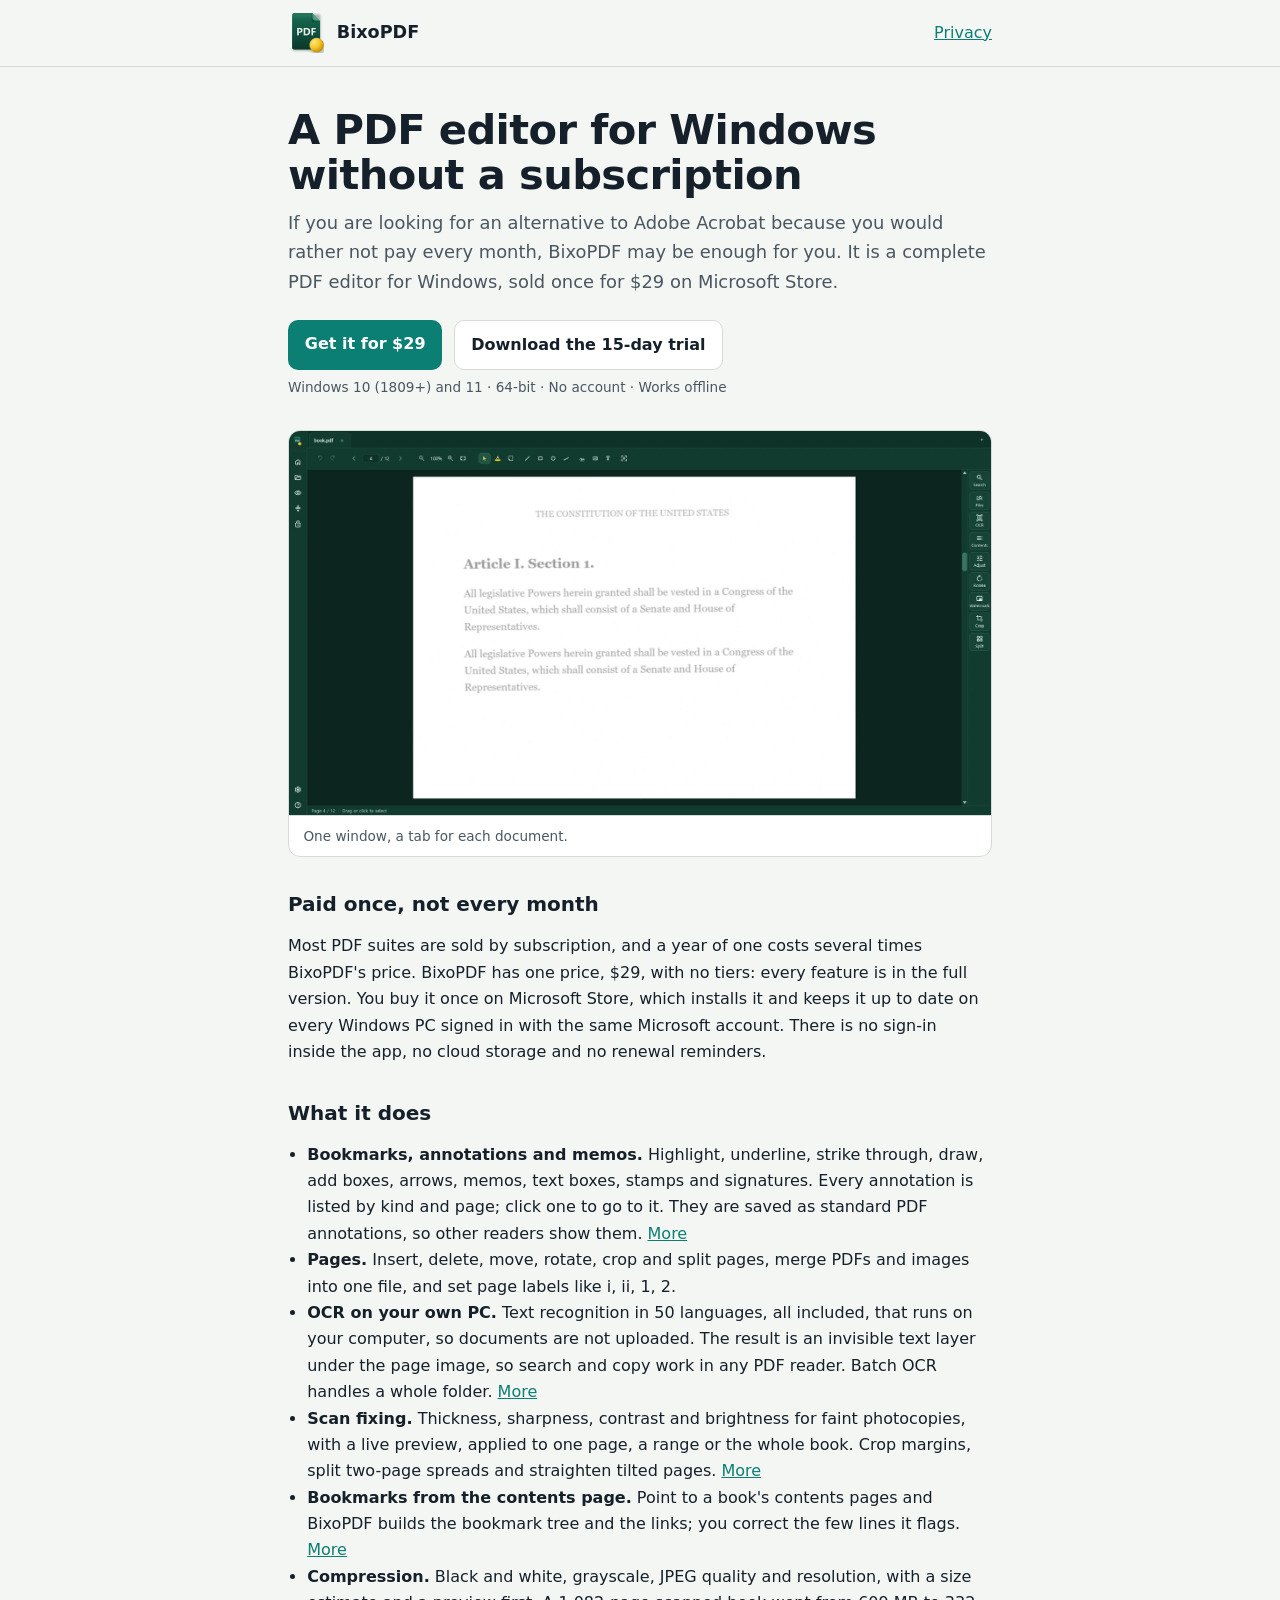
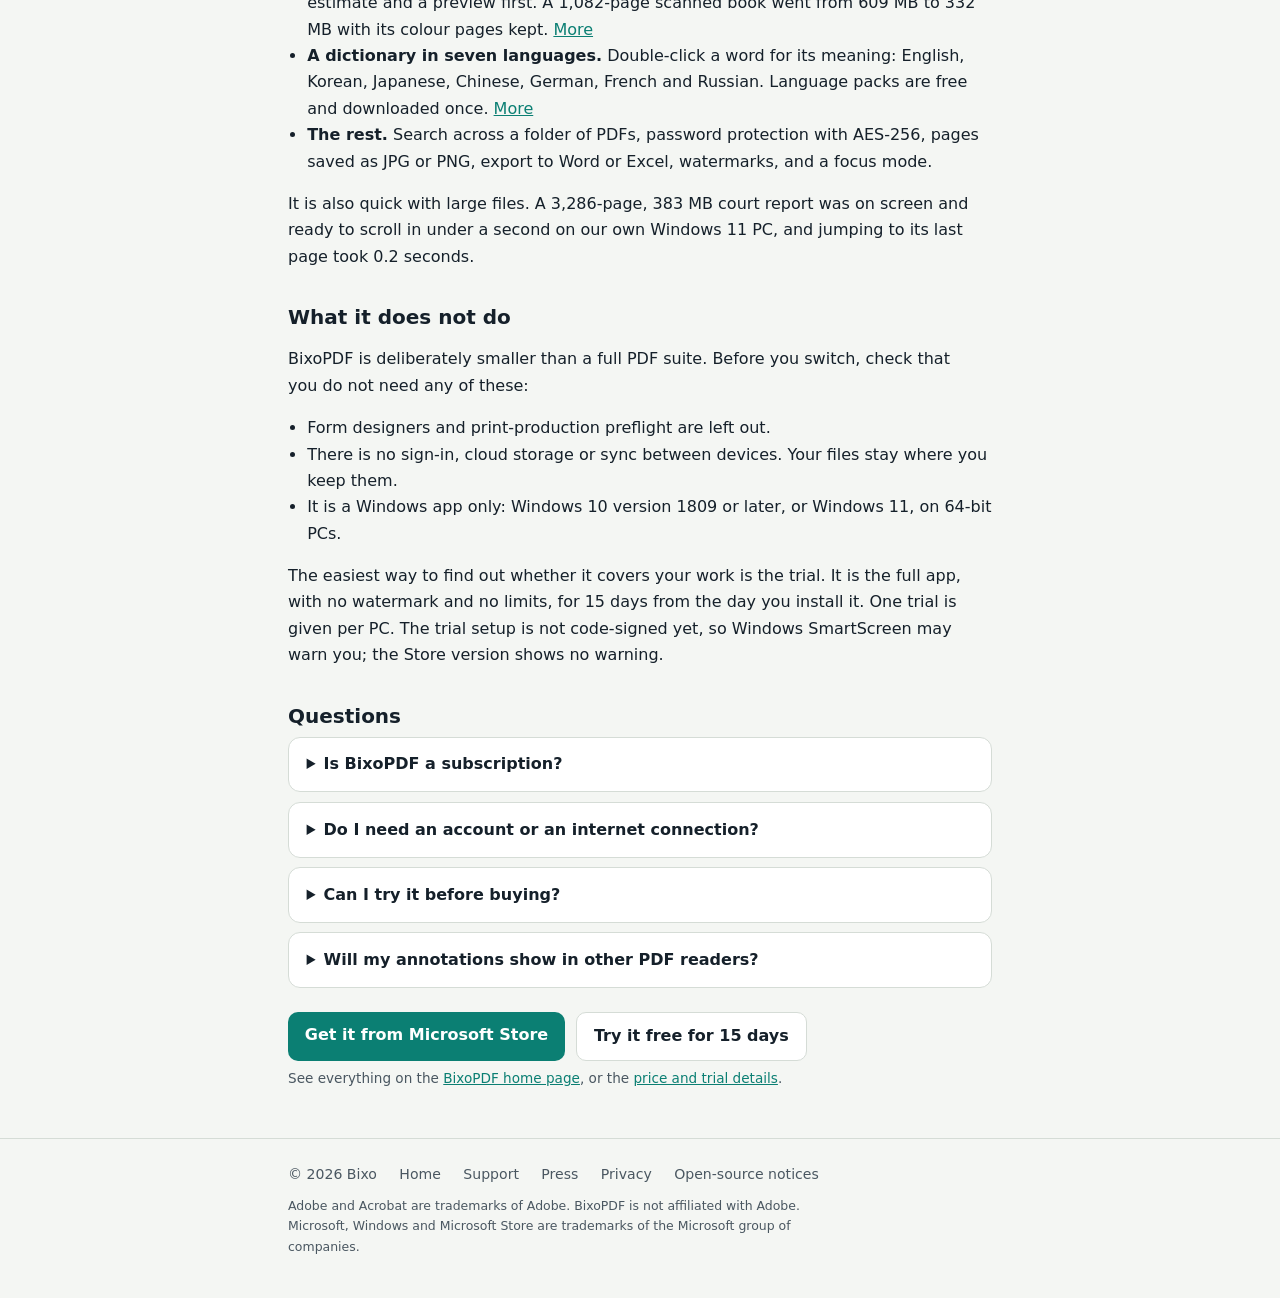
<file: acrobat-alternative.html>
<!doctype html>
<html lang="en">
<head>
<meta charset="utf-8">
<meta name="viewport" content="width=device-width, initial-scale=1">
<title>A PDF editor for Windows without a subscription — BixoPDF</title>
<meta name="description" content="BixoPDF is a PDF editor for Windows sold for a one-time $29: bookmarks, annotations, OCR on your PC, scan fixing, compression and a dictionary. 15-day trial.">
<link rel="canonical" href="https://www.bixopdf.com/acrobat-alternative.html">
<link rel="icon" type="image/png" sizes="32x32" href="favicon-32.png">
<meta property="og:type" content="website">
<meta property="og:title" content="A PDF editor for Windows without a subscription — BixoPDF">
<meta property="og:description" content="One-time $29 PDF editor for Windows: annotations, bookmarks, OCR in 50 languages on your own PC, scan fixing and compression.">
<meta property="og:url" content="https://www.bixopdf.com/acrobat-alternative.html">
<meta property="og:image" content="https://www.bixopdf.com/og-image.png">
<meta name="twitter:card" content="summary_large_image">
<link rel="stylesheet" href="page.css">
<style>
.lede { font-size: 1.12rem; color: var(--ink-soft); margin: .6rem 0 0; }
.ctas { display: flex; flex-wrap: wrap; gap: .7rem; margin: 1.5rem 0 .4rem; }
.btn-ghost { background: var(--sheet); color: var(--ink); border: 1px solid var(--rule); }
.fine { font-size: .85rem; color: var(--ink-soft); margin: .4rem 0 0; }
.shot { margin: 2rem 0 0; border: 1px solid var(--rule); border-radius: 12px; overflow: hidden; background: var(--sheet); }
.shot img { display: block; width: 100%; height: auto; }
.shot figcaption { padding: .55rem .9rem; font-size: .85rem; color: var(--ink-soft); border-top: 1px solid var(--rule); }
.faq details { background: var(--sheet); border: 1px solid var(--rule); border-radius: 12px; padding: .85rem 1.1rem; margin-bottom: .6rem; }
.faq summary { cursor: pointer; font-weight: 600; }
.faq details p { margin: .5rem 0 0; color: var(--ink-soft); }
.tm { font-size: .78rem; flex-basis: 100%; margin: 0; }
</style>
<script type="application/ld+json">
{
  "@context": "https://schema.org",
  "@type": "FAQPage",
  "mainEntity": [
    {"@type": "Question", "name": "Is BixoPDF a subscription?", "acceptedAnswer": {"@type": "Answer", "text": "No. BixoPDF costs $29, paid once on Microsoft Store. There are no tiers and no monthly bill, and every feature is included."}},
    {"@type": "Question", "name": "Do I need an account or an internet connection?", "acceptedAnswer": {"@type": "Answer", "text": "No account is needed and the app works offline, OCR included. The only download is a dictionary language pack, once, when you ask for it."}},
    {"@type": "Question", "name": "Can I try it before buying?", "acceptedAnswer": {"@type": "Answer", "text": "Yes. The 15-day trial version is the full app with no watermark and no limits. One trial is given per PC."}},
    {"@type": "Question", "name": "Will my annotations show in other PDF readers?", "acceptedAnswer": {"@type": "Answer", "text": "Yes. Bookmarks, annotations, memos and contents links are saved as standard PDF bookmarks and annotations."}}
  ]
}
</script>
</head>
<body>
<header class="top"><div class="wrap">
  <a class="brand" href="./"><img src="brand-icon.png" width="44" height="44" alt="" aria-hidden="true">BixoPDF</a>
  <a href="privacy.html">Privacy</a>
</div></header>
<main>
  <h1>A PDF editor for Windows without a subscription</h1>
  <p class="lede">If you are looking for an alternative to Adobe Acrobat because you would rather not pay every month, BixoPDF may be enough for you. It is a complete PDF editor for Windows, sold once for $29 on Microsoft Store.</p>
  <div class="ctas">
    <a class="btn" data-goatcounter-click="store-acrobat-alternative" href="https://apps.microsoft.com/detail/9NJL2KH3TLKM">Get it for $29</a>
    <a class="btn btn-ghost" rel="nofollow" href="/download.html?l=en&amp;from=trial-acrobat-alternative">Download the 15-day trial</a>
  </div>
  <p class="fine">Windows 10 (1809+) and 11 · 64-bit · No account · Works offline</p>

  <figure class="shot">
    <img src="shot-viewer.webp" width="1600" height="875" loading="lazy" alt="The BixoPDF window: tabs, a compact toolbar, a scanned page and the side buttons for search, files, OCR, contents, image adjustment, crop, split and compression">
    <figcaption>One window, a tab for each document.</figcaption>
  </figure>

  <h2>Paid once, not every month</h2>
  <p>Most PDF suites are sold by subscription, and a year of one costs several times BixoPDF's price. BixoPDF has one price, $29, with no tiers: every feature is in the full version. You buy it once on Microsoft Store, which installs it and keeps it up to date on every Windows PC signed in with the same Microsoft account. There is no sign-in inside the app, no cloud storage and no renewal reminders.</p>

  <h2>What it does</h2>
  <ul>
    <li><b>Bookmarks, annotations and memos.</b> Highlight, underline, strike through, draw, add boxes, arrows, memos, text boxes, stamps and signatures. Every annotation is listed by kind and page; click one to go to it. They are saved as standard PDF annotations, so other readers show them. <a href="index.html#annotate">More</a></li>
    <li><b>Pages.</b> Insert, delete, move, rotate, crop and split pages, merge PDFs and images into one file, and set page labels like i, ii, 1, 2.</li>
    <li><b>OCR on your own PC.</b> Text recognition in 50 languages, all included, that runs on your computer, so documents are not uploaded. The result is an invisible text layer under the page image, so search and copy work in any PDF reader. Batch OCR handles a whole folder. <a href="index.html#ocr">More</a></li>
    <li><b>Scan fixing.</b> Thickness, sharpness, contrast and brightness for faint photocopies, with a live preview, applied to one page, a range or the whole book. Crop margins, split two-page spreads and straighten tilted pages. <a href="index.html#enhance">More</a></li>
    <li><b>Bookmarks from the contents page.</b> Point to a book's contents pages and BixoPDF builds the bookmark tree and the links; you correct the few lines it flags. <a href="index.html#bookmarks">More</a></li>
    <li><b>Compression.</b> Black and white, grayscale, JPEG quality and resolution, with a size estimate and a preview first. A 1,082-page scanned book went from 609 MB to 332 MB with its colour pages kept. <a href="index.html#compress">More</a></li>
    <li><b>A dictionary in seven languages.</b> Double-click a word for its meaning: English, Korean, Japanese, Chinese, German, French and Russian. Language packs are free and downloaded once. <a href="index.html#dictionary">More</a></li>
    <li><b>The rest.</b> Search across a folder of PDFs, password protection with AES-256, pages saved as JPG or PNG, export to Word or Excel, watermarks, and a focus mode.</li>
  </ul>
  <p>It is also quick with large files. A 3,286-page, 383 MB court report was on screen and ready to scroll in under a second on our own Windows 11 PC, and jumping to its last page took 0.2 seconds.</p>

  <h2>What it does not do</h2>
  <p>BixoPDF is deliberately smaller than a full PDF suite. Before you switch, check that you do not need any of these:</p>
  <ul>
    <li>Form designers and print-production preflight are left out.</li>
    <li>There is no sign-in, cloud storage or sync between devices. Your files stay where you keep them.</li>
    <li>It is a Windows app only: Windows 10 version 1809 or later, or Windows 11, on 64-bit PCs.</li>
  </ul>
  <p>The easiest way to find out whether it covers your work is the trial. It is the full app, with no watermark and no limits, for 15 days from the day you install it. One trial is given per PC. The trial setup is not code-signed yet, so Windows SmartScreen may warn you; the Store version shows no warning.</p>

  <h2>Questions</h2>
  <div class="faq">
    <details><summary>Is BixoPDF a subscription?</summary><p>No. BixoPDF costs $29, paid once on Microsoft Store. There are no tiers and no monthly bill, and every feature is included.</p></details>
    <details><summary>Do I need an account or an internet connection?</summary><p>No account is needed and the app works offline, OCR included. The only download is a dictionary language pack, once, when you ask for it.</p></details>
    <details><summary>Can I try it before buying?</summary><p>Yes. The 15-day trial version is the full app with no watermark and no limits. One trial is given per PC.</p></details>
    <details><summary>Will my annotations show in other PDF readers?</summary><p>Yes. Bookmarks, annotations, memos and contents links are saved as standard PDF bookmarks and annotations.</p></details>
  </div>

  <div class="ctas">
    <a class="btn" data-goatcounter-click="store-acrobat-alternative" href="https://apps.microsoft.com/detail/9NJL2KH3TLKM">Get it from Microsoft Store</a>
    <a class="btn btn-ghost" rel="nofollow" href="/download.html?l=en&amp;from=trial-acrobat-alternative">Try it free for 15 days</a>
  </div>
  <p class="fine">See everything on the <a href="index.html">BixoPDF home page</a>, or the <a href="index.html#price">price and trial details</a>.</p>
</main>
<footer><div class="wrap">
  <span>© 2026 Bixo</span>
  <a href="./">Home</a><a href="support.html">Support</a><a href="press.html">Press</a><a href="privacy.html">Privacy</a><a href="THIRD-PARTY-NOTICES.txt">Open-source notices</a>
  <p class="tm">Adobe and Acrobat are trademarks of Adobe. BixoPDF is not affiliated with Adobe. Microsoft, Windows and Microsoft Store are trademarks of the Microsoft group of companies.</p>
</div></footer>
<script data-goatcounter="https://bixopdf.goatcounter.com/count" async src="https://gc.zgo.at/count.js"></script>
</body>
</html>
</file>
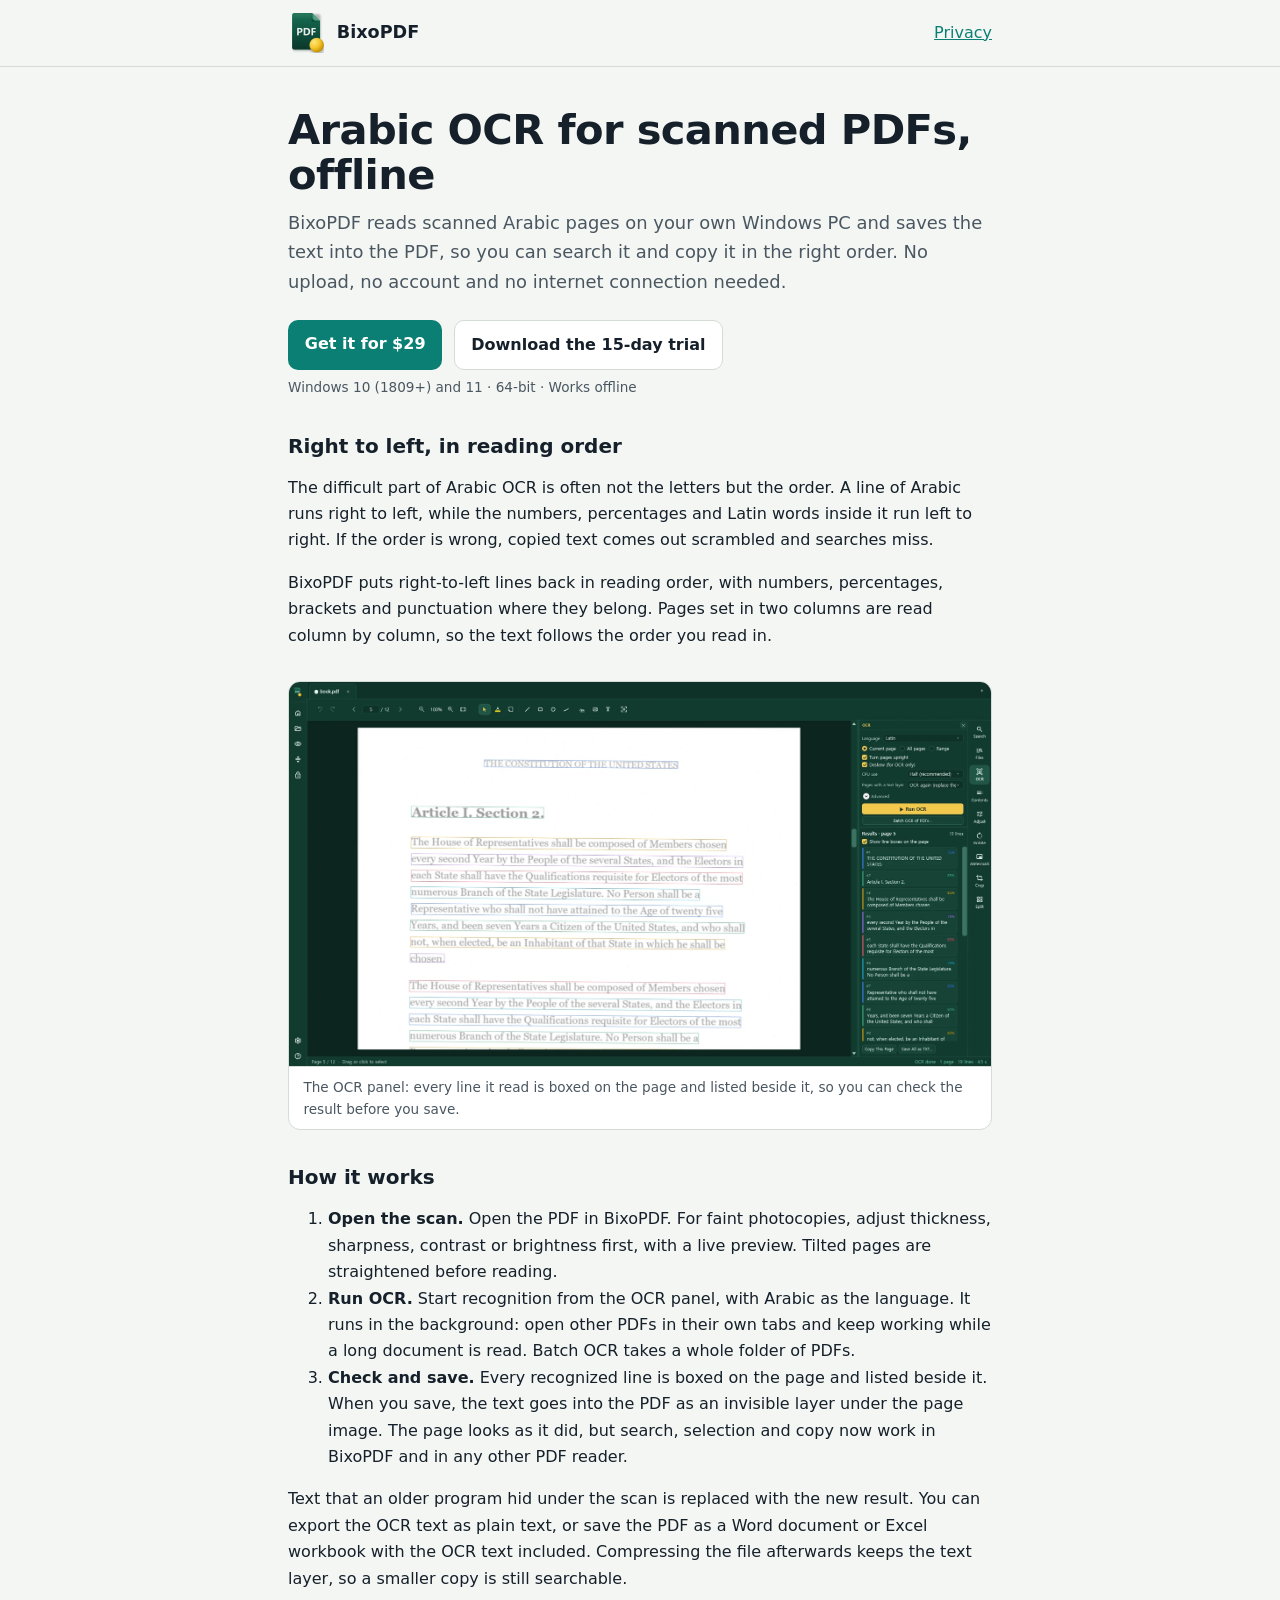
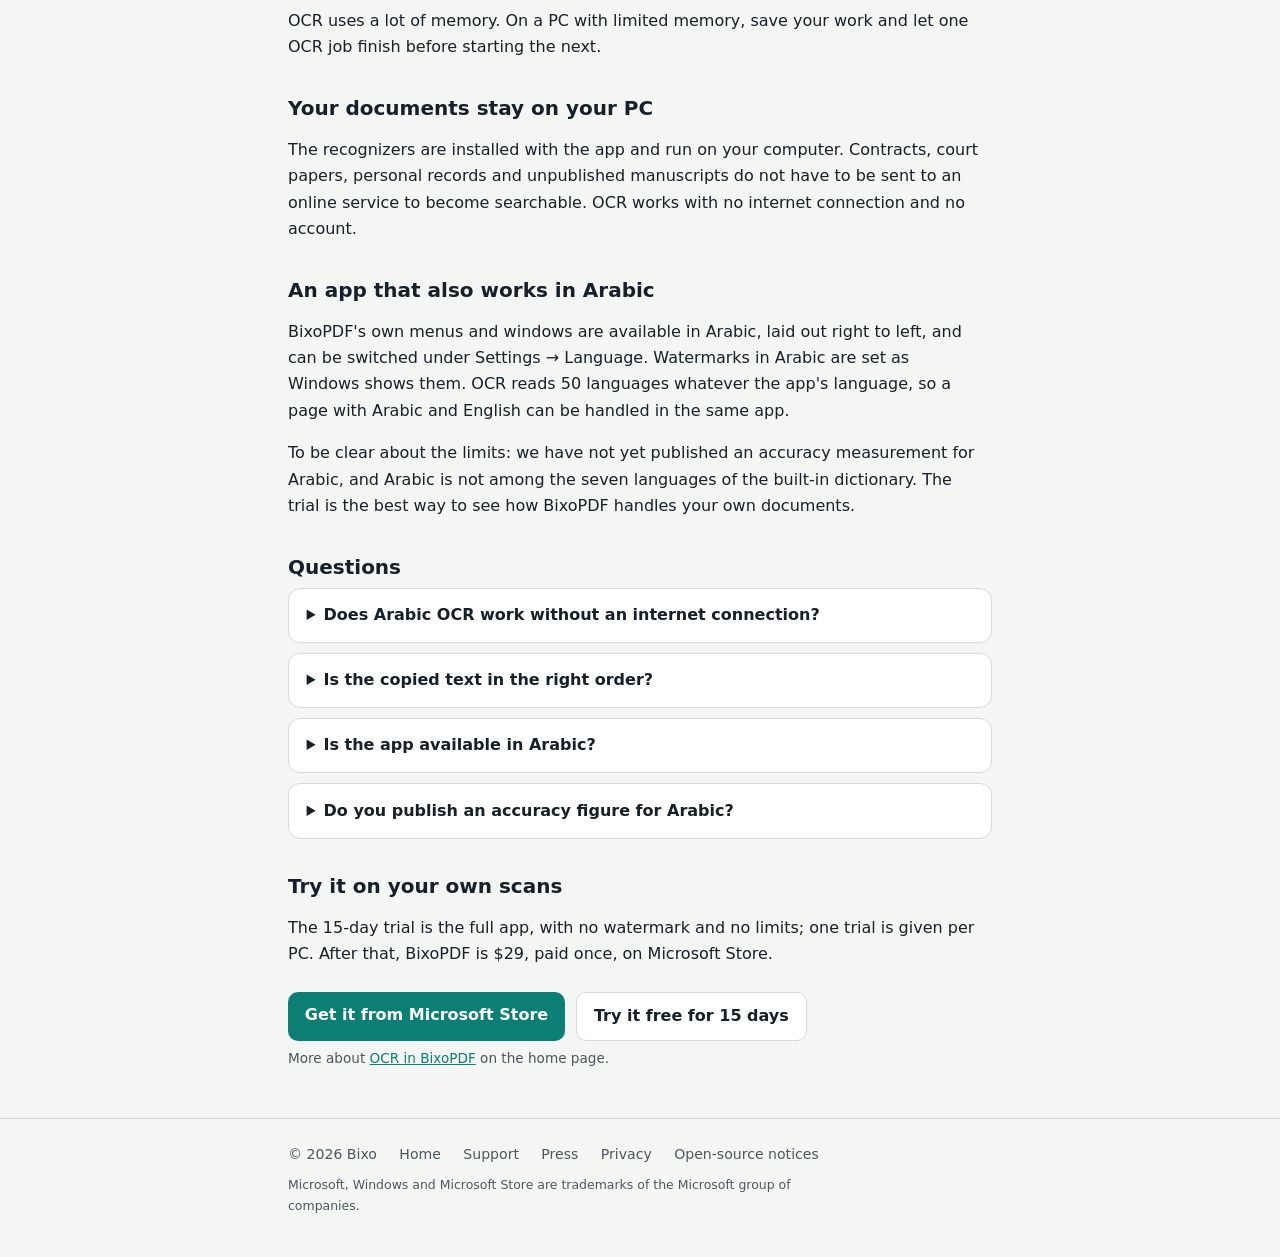
<file: arabic-ocr-pdf.html>
<!doctype html>
<html lang="en">
<head>
<meta charset="utf-8">
<meta name="viewport" content="width=device-width, initial-scale=1">
<title>Arabic OCR for scanned PDFs, offline — BixoPDF</title>
<meta name="description" content="Make scanned Arabic PDFs searchable offline on Windows: right-to-left lines in reading order, saved as a text layer in the PDF. $29, 15-day free trial.">
<link rel="canonical" href="https://www.bixopdf.com/arabic-ocr-pdf.html">
<link rel="icon" type="image/png" sizes="32x32" href="favicon-32.png">
<meta property="og:type" content="website">
<meta property="og:title" content="Arabic OCR for scanned PDFs, offline — BixoPDF">
<meta property="og:description" content="Right-to-left Arabic lines put back in reading order, with numbers and punctuation where they belong. Runs on your own PC.">
<meta property="og:url" content="https://www.bixopdf.com/arabic-ocr-pdf.html">
<meta property="og:image" content="https://www.bixopdf.com/og-image.png">
<meta name="twitter:card" content="summary_large_image">
<link rel="stylesheet" href="page.css">
<style>
.lede { font-size: 1.12rem; color: var(--ink-soft); margin: .6rem 0 0; }
.ctas { display: flex; flex-wrap: wrap; gap: .7rem; margin: 1.5rem 0 .4rem; }
.btn-ghost { background: var(--sheet); color: var(--ink); border: 1px solid var(--rule); }
.fine { font-size: .85rem; color: var(--ink-soft); margin: .4rem 0 0; }
.shot { margin: 2rem 0 0; border: 1px solid var(--rule); border-radius: 12px; overflow: hidden; background: var(--sheet); }
.shot img { display: block; width: 100%; height: auto; }
.shot figcaption { padding: .55rem .9rem; font-size: .85rem; color: var(--ink-soft); border-top: 1px solid var(--rule); }
.faq details { background: var(--sheet); border: 1px solid var(--rule); border-radius: 12px; padding: .85rem 1.1rem; margin-bottom: .6rem; }
.faq summary { cursor: pointer; font-weight: 600; }
.faq details p { margin: .5rem 0 0; color: var(--ink-soft); }
.tm { font-size: .78rem; flex-basis: 100%; margin: 0; }
</style>
<script type="application/ld+json">
{
  "@context": "https://schema.org",
  "@type": "FAQPage",
  "mainEntity": [
    {"@type": "Question", "name": "Does Arabic OCR work without an internet connection?", "acceptedAnswer": {"@type": "Answer", "text": "Yes. The recognizers are installed with the app and run on your computer, so it works offline and your documents are not uploaded anywhere."}},
    {"@type": "Question", "name": "Is the copied text in the right order?", "acceptedAnswer": {"@type": "Answer", "text": "Right-to-left lines are put back in reading order, with numbers, percentages, brackets and punctuation where they belong."}},
    {"@type": "Question", "name": "Is the app available in Arabic?", "acceptedAnswer": {"@type": "Answer", "text": "Yes. The app can be switched to Arabic under Settings, Language, and the window is then laid out right to left."}},
    {"@type": "Question", "name": "Do you publish an accuracy figure for Arabic?", "acceptedAnswer": {"@type": "Answer", "text": "Not yet. Our published comparisons are for a Korean and an English book. The 15-day trial lets you test Arabic OCR on your own scans."}}
  ]
}
</script>
</head>
<body>
<header class="top"><div class="wrap">
  <a class="brand" href="./"><img src="brand-icon.png" width="44" height="44" alt="" aria-hidden="true">BixoPDF</a>
  <a href="privacy.html">Privacy</a>
</div></header>
<main>
  <h1>Arabic OCR for scanned PDFs, offline</h1>
  <p class="lede">BixoPDF reads scanned Arabic pages on your own Windows PC and saves the text into the PDF, so you can search it and copy it in the right order. No upload, no account and no internet connection needed.</p>
  <div class="ctas">
    <a class="btn" data-goatcounter-click="store-arabic-ocr" href="https://apps.microsoft.com/detail/9NJL2KH3TLKM">Get it for $29</a>
    <a class="btn btn-ghost" rel="nofollow" href="/download.html?l=en&amp;from=trial-arabic-ocr">Download the 15-day trial</a>
  </div>
  <p class="fine">Windows 10 (1809+) and 11 · 64-bit · Works offline</p>

  <h2>Right to left, in reading order</h2>
  <p>The difficult part of Arabic OCR is often not the letters but the order. A line of Arabic runs right to left, while the numbers, percentages and Latin words inside it run left to right. If the order is wrong, copied text comes out scrambled and searches miss.</p>
  <p>BixoPDF puts right-to-left lines back in reading order, with numbers, percentages, brackets and punctuation where they belong. Pages set in two columns are read column by column, so the text follows the order you read in.</p>

  <figure class="shot">
    <img src="shot-ocr.webp" width="1600" height="875" loading="lazy" alt="The OCR panel after recognizing a page: each recognized line boxed in colour on the page and listed with its confidence on the right">
    <figcaption>The OCR panel: every line it read is boxed on the page and listed beside it, so you can check the result before you save.</figcaption>
  </figure>

  <h2>How it works</h2>
  <ol>
    <li><b>Open the scan.</b> Open the PDF in BixoPDF. For faint photocopies, adjust thickness, sharpness, contrast or brightness first, with a live preview. Tilted pages are straightened before reading.</li>
    <li><b>Run OCR.</b> Start recognition from the OCR panel, with Arabic as the language. It runs in the background: open other PDFs in their own tabs and keep working while a long document is read. Batch OCR takes a whole folder of PDFs.</li>
    <li><b>Check and save.</b> Every recognized line is boxed on the page and listed beside it. When you save, the text goes into the PDF as an invisible layer under the page image. The page looks as it did, but search, selection and copy now work in BixoPDF and in any other PDF reader.</li>
  </ol>
  <p>Text that an older program hid under the scan is replaced with the new result. You can export the OCR text as plain text, or save the PDF as a Word document or Excel workbook with the OCR text included. Compressing the file afterwards keeps the text layer, so a smaller copy is still searchable.</p>
  <p>OCR uses a lot of memory. On a PC with limited memory, save your work and let one OCR job finish before starting the next.</p>

  <h2>Your documents stay on your PC</h2>
  <p>The recognizers are installed with the app and run on your computer. Contracts, court papers, personal records and unpublished manuscripts do not have to be sent to an online service to become searchable. OCR works with no internet connection and no account.</p>

  <h2>An app that also works in Arabic</h2>
  <p>BixoPDF's own menus and windows are available in Arabic, laid out right to left, and can be switched under Settings → Language. Watermarks in Arabic are set as Windows shows them. OCR reads 50 languages whatever the app's language, so a page with Arabic and English can be handled in the same app.</p>
  <p>To be clear about the limits: we have not yet published an accuracy measurement for Arabic, and Arabic is not among the seven languages of the built-in dictionary. The trial is the best way to see how BixoPDF handles your own documents.</p>

  <h2>Questions</h2>
  <div class="faq">
    <details><summary>Does Arabic OCR work without an internet connection?</summary><p>Yes. The recognizers are installed with the app and run on your computer, so it works offline and your documents are not uploaded anywhere.</p></details>
    <details><summary>Is the copied text in the right order?</summary><p>Right-to-left lines are put back in reading order, with numbers, percentages, brackets and punctuation where they belong.</p></details>
    <details><summary>Is the app available in Arabic?</summary><p>Yes. The app can be switched to Arabic under Settings → Language, and the window is then laid out right to left.</p></details>
    <details><summary>Do you publish an accuracy figure for Arabic?</summary><p>Not yet. Our published comparisons are for a Korean and an English book. The 15-day trial lets you test Arabic OCR on your own scans.</p></details>
  </div>

  <h2>Try it on your own scans</h2>
  <p>The 15-day trial is the full app, with no watermark and no limits; one trial is given per PC. After that, BixoPDF is $29, paid once, on Microsoft Store.</p>
  <div class="ctas">
    <a class="btn" data-goatcounter-click="store-arabic-ocr" href="https://apps.microsoft.com/detail/9NJL2KH3TLKM">Get it from Microsoft Store</a>
    <a class="btn btn-ghost" rel="nofollow" href="/download.html?l=en&amp;from=trial-arabic-ocr">Try it free for 15 days</a>
  </div>
  <p class="fine">More about <a href="index.html#ocr">OCR in BixoPDF</a> on the home page.</p>
</main>
<footer><div class="wrap">
  <span>© 2026 Bixo</span>
  <a href="./">Home</a><a href="support.html">Support</a><a href="press.html">Press</a><a href="privacy.html">Privacy</a><a href="THIRD-PARTY-NOTICES.txt">Open-source notices</a>
  <p class="tm">Microsoft, Windows and Microsoft Store are trademarks of the Microsoft group of companies.</p>
</div></footer>
<script data-goatcounter="https://bixopdf.goatcounter.com/count" async src="https://gc.zgo.at/count.js"></script>
</body>
</html>
</file>
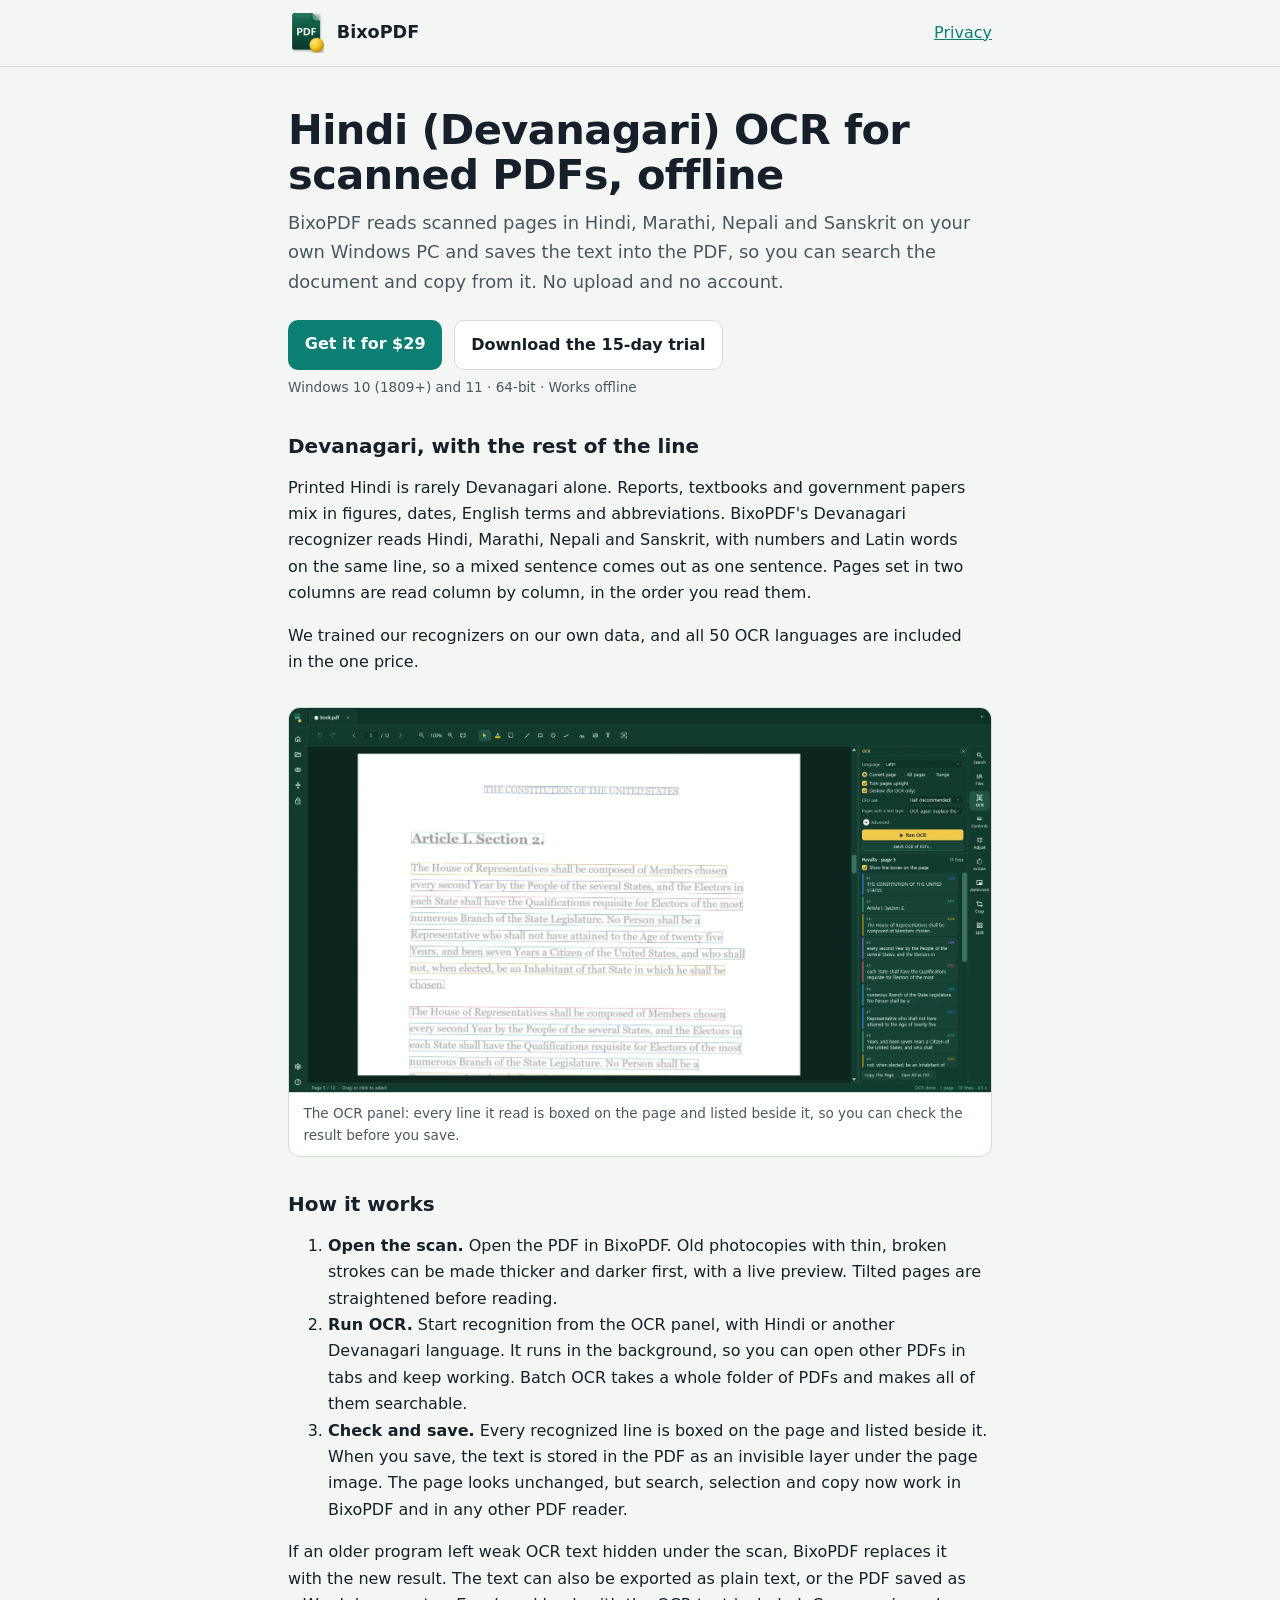
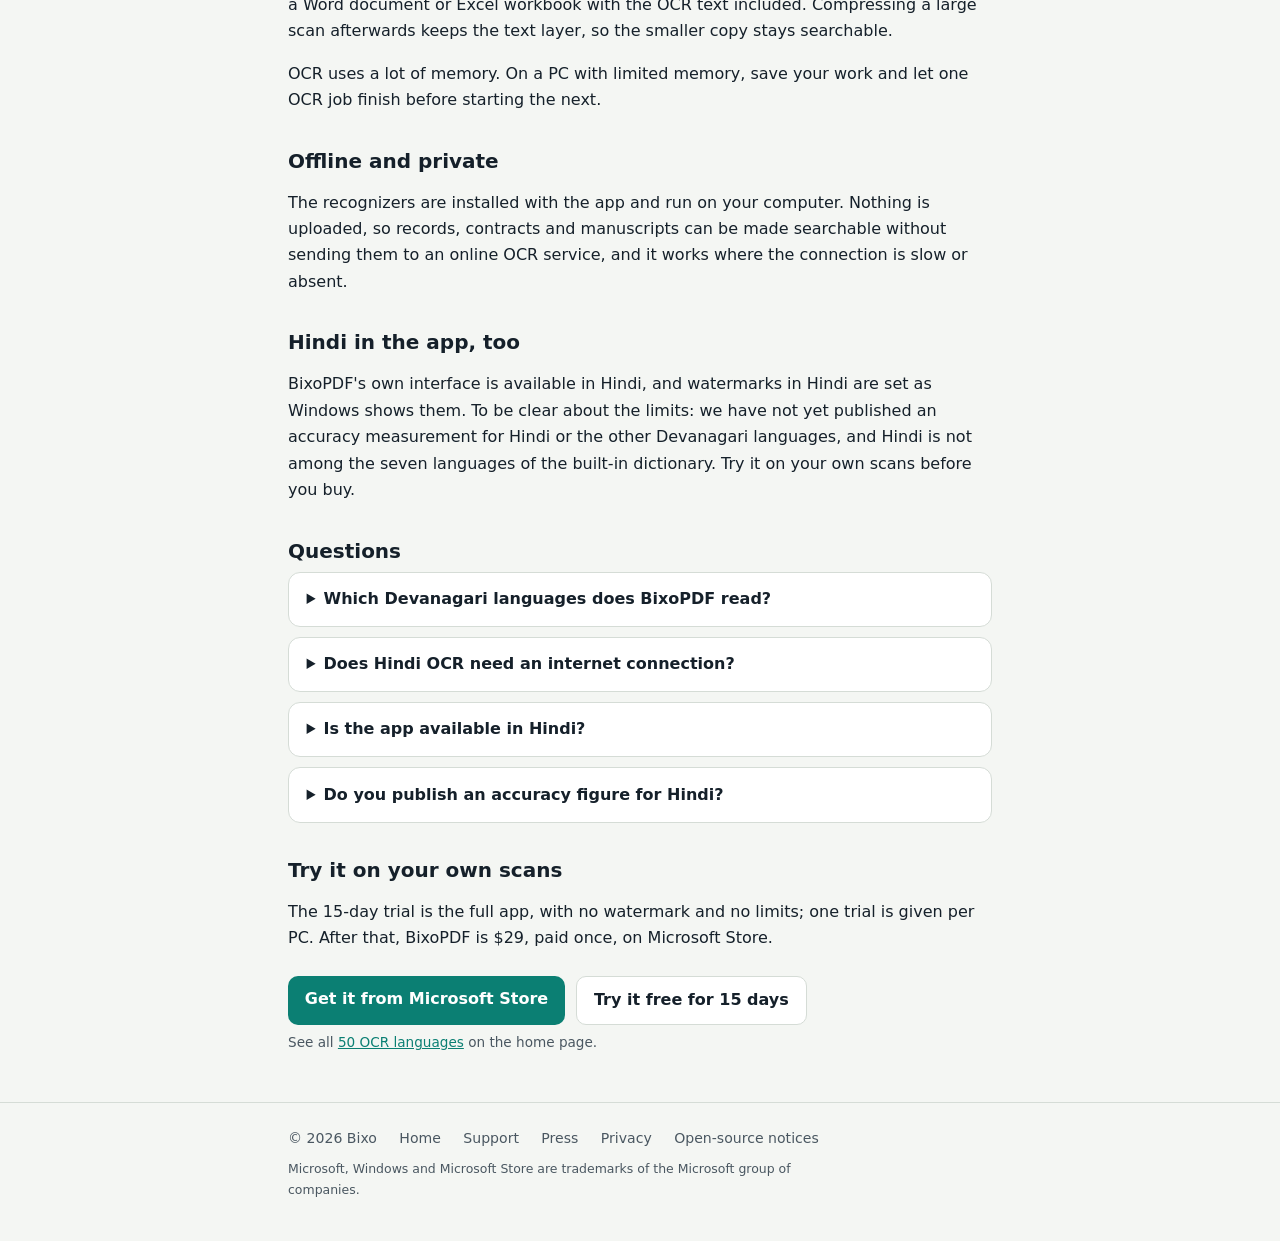
<file: hindi-ocr-pdf.html>
<!doctype html>
<html lang="en">
<head>
<meta charset="utf-8">
<meta name="viewport" content="width=device-width, initial-scale=1">
<title>Hindi (Devanagari) OCR for scanned PDFs — BixoPDF</title>
<meta name="description" content="Make scanned Hindi, Marathi, Nepali and Sanskrit PDFs searchable offline on Windows, with the text saved into the PDF. $29, 15-day free trial.">
<link rel="canonical" href="https://www.bixopdf.com/hindi-ocr-pdf.html">
<link rel="icon" type="image/png" sizes="32x32" href="favicon-32.png">
<meta property="og:type" content="website">
<meta property="og:title" content="Hindi (Devanagari) OCR for scanned PDFs, offline — BixoPDF">
<meta property="og:description" content="Devanagari OCR for Hindi, Marathi, Nepali and Sanskrit, with numbers and Latin words on the same line. Runs on your own PC.">
<meta property="og:url" content="https://www.bixopdf.com/hindi-ocr-pdf.html">
<meta property="og:image" content="https://www.bixopdf.com/og-image.png">
<meta name="twitter:card" content="summary_large_image">
<link rel="stylesheet" href="page.css">
<style>
.lede { font-size: 1.12rem; color: var(--ink-soft); margin: .6rem 0 0; }
.ctas { display: flex; flex-wrap: wrap; gap: .7rem; margin: 1.5rem 0 .4rem; }
.btn-ghost { background: var(--sheet); color: var(--ink); border: 1px solid var(--rule); }
.fine { font-size: .85rem; color: var(--ink-soft); margin: .4rem 0 0; }
.shot { margin: 2rem 0 0; border: 1px solid var(--rule); border-radius: 12px; overflow: hidden; background: var(--sheet); }
.shot img { display: block; width: 100%; height: auto; }
.shot figcaption { padding: .55rem .9rem; font-size: .85rem; color: var(--ink-soft); border-top: 1px solid var(--rule); }
.faq details { background: var(--sheet); border: 1px solid var(--rule); border-radius: 12px; padding: .85rem 1.1rem; margin-bottom: .6rem; }
.faq summary { cursor: pointer; font-weight: 600; }
.faq details p { margin: .5rem 0 0; color: var(--ink-soft); }
.tm { font-size: .78rem; flex-basis: 100%; margin: 0; }
</style>
<script type="application/ld+json">
{
  "@context": "https://schema.org",
  "@type": "FAQPage",
  "mainEntity": [
    {"@type": "Question", "name": "Which Devanagari languages does BixoPDF read?", "acceptedAnswer": {"@type": "Answer", "text": "Hindi, Marathi, Nepali and Sanskrit, with numbers and Latin words on the same line."}},
    {"@type": "Question", "name": "Does Hindi OCR need an internet connection?", "acceptedAnswer": {"@type": "Answer", "text": "No. The recognizers are installed with the app and run on your computer. Your documents are not uploaded anywhere."}},
    {"@type": "Question", "name": "Is the app available in Hindi?", "acceptedAnswer": {"@type": "Answer", "text": "Yes. Hindi is one of the app's languages; switch to it under Settings, Language. OCR reads 50 languages whatever the app's language."}},
    {"@type": "Question", "name": "Do you publish an accuracy figure for Hindi?", "acceptedAnswer": {"@type": "Answer", "text": "Not yet. Our published comparisons are for a Korean and an English book. The 15-day trial lets you test Hindi OCR on your own scans."}}
  ]
}
</script>
</head>
<body>
<header class="top"><div class="wrap">
  <a class="brand" href="./"><img src="brand-icon.png" width="44" height="44" alt="" aria-hidden="true">BixoPDF</a>
  <a href="privacy.html">Privacy</a>
</div></header>
<main>
  <h1>Hindi (Devanagari) OCR for scanned PDFs, offline</h1>
  <p class="lede">BixoPDF reads scanned pages in Hindi, Marathi, Nepali and Sanskrit on your own Windows PC and saves the text into the PDF, so you can search the document and copy from it. No upload and no account.</p>
  <div class="ctas">
    <a class="btn" data-goatcounter-click="store-hindi-ocr" href="https://apps.microsoft.com/detail/9NJL2KH3TLKM">Get it for $29</a>
    <a class="btn btn-ghost" rel="nofollow" href="/download.html?l=en&amp;from=trial-hindi-ocr">Download the 15-day trial</a>
  </div>
  <p class="fine">Windows 10 (1809+) and 11 · 64-bit · Works offline</p>

  <h2>Devanagari, with the rest of the line</h2>
  <p>Printed Hindi is rarely Devanagari alone. Reports, textbooks and government papers mix in figures, dates, English terms and abbreviations. BixoPDF's Devanagari recognizer reads Hindi, Marathi, Nepali and Sanskrit, with numbers and Latin words on the same line, so a mixed sentence comes out as one sentence. Pages set in two columns are read column by column, in the order you read them.</p>
  <p>We trained our recognizers on our own data, and all 50 OCR languages are included in the one price.</p>

  <figure class="shot">
    <img src="shot-ocr.webp" width="1600" height="875" loading="lazy" alt="The OCR panel after recognizing a page: each recognized line boxed in colour on the page and listed with its confidence on the right">
    <figcaption>The OCR panel: every line it read is boxed on the page and listed beside it, so you can check the result before you save.</figcaption>
  </figure>

  <h2>How it works</h2>
  <ol>
    <li><b>Open the scan.</b> Open the PDF in BixoPDF. Old photocopies with thin, broken strokes can be made thicker and darker first, with a live preview. Tilted pages are straightened before reading.</li>
    <li><b>Run OCR.</b> Start recognition from the OCR panel, with Hindi or another Devanagari language. It runs in the background, so you can open other PDFs in tabs and keep working. Batch OCR takes a whole folder of PDFs and makes all of them searchable.</li>
    <li><b>Check and save.</b> Every recognized line is boxed on the page and listed beside it. When you save, the text is stored in the PDF as an invisible layer under the page image. The page looks unchanged, but search, selection and copy now work in BixoPDF and in any other PDF reader.</li>
  </ol>
  <p>If an older program left weak OCR text hidden under the scan, BixoPDF replaces it with the new result. The text can also be exported as plain text, or the PDF saved as a Word document or Excel workbook with the OCR text included. Compressing a large scan afterwards keeps the text layer, so the smaller copy stays searchable.</p>
  <p>OCR uses a lot of memory. On a PC with limited memory, save your work and let one OCR job finish before starting the next.</p>

  <h2>Offline and private</h2>
  <p>The recognizers are installed with the app and run on your computer. Nothing is uploaded, so records, contracts and manuscripts can be made searchable without sending them to an online OCR service, and it works where the connection is slow or absent.</p>

  <h2>Hindi in the app, too</h2>
  <p>BixoPDF's own interface is available in Hindi, and watermarks in Hindi are set as Windows shows them. To be clear about the limits: we have not yet published an accuracy measurement for Hindi or the other Devanagari languages, and Hindi is not among the seven languages of the built-in dictionary. Try it on your own scans before you buy.</p>

  <h2>Questions</h2>
  <div class="faq">
    <details><summary>Which Devanagari languages does BixoPDF read?</summary><p>Hindi, Marathi, Nepali and Sanskrit, with numbers and Latin words on the same line.</p></details>
    <details><summary>Does Hindi OCR need an internet connection?</summary><p>No. The recognizers are installed with the app and run on your computer. Your documents are not uploaded anywhere.</p></details>
    <details><summary>Is the app available in Hindi?</summary><p>Yes. Hindi is one of the app's languages; switch to it under Settings → Language. OCR reads 50 languages whatever the app's language.</p></details>
    <details><summary>Do you publish an accuracy figure for Hindi?</summary><p>Not yet. Our published comparisons are for a Korean and an English book. The 15-day trial lets you test Hindi OCR on your own scans.</p></details>
  </div>

  <h2>Try it on your own scans</h2>
  <p>The 15-day trial is the full app, with no watermark and no limits; one trial is given per PC. After that, BixoPDF is $29, paid once, on Microsoft Store.</p>
  <div class="ctas">
    <a class="btn" data-goatcounter-click="store-hindi-ocr" href="https://apps.microsoft.com/detail/9NJL2KH3TLKM">Get it from Microsoft Store</a>
    <a class="btn btn-ghost" rel="nofollow" href="/download.html?l=en&amp;from=trial-hindi-ocr">Try it free for 15 days</a>
  </div>
  <p class="fine">See all <a href="index.html#languages">50 OCR languages</a> on the home page.</p>
</main>
<footer><div class="wrap">
  <span>© 2026 Bixo</span>
  <a href="./">Home</a><a href="support.html">Support</a><a href="press.html">Press</a><a href="privacy.html">Privacy</a><a href="THIRD-PARTY-NOTICES.txt">Open-source notices</a>
  <p class="tm">Microsoft, Windows and Microsoft Store are trademarks of the Microsoft group of companies.</p>
</div></footer>
<script data-goatcounter="https://bixopdf.goatcounter.com/count" async src="https://gc.zgo.at/count.js"></script>
</body>
</html>
</file>
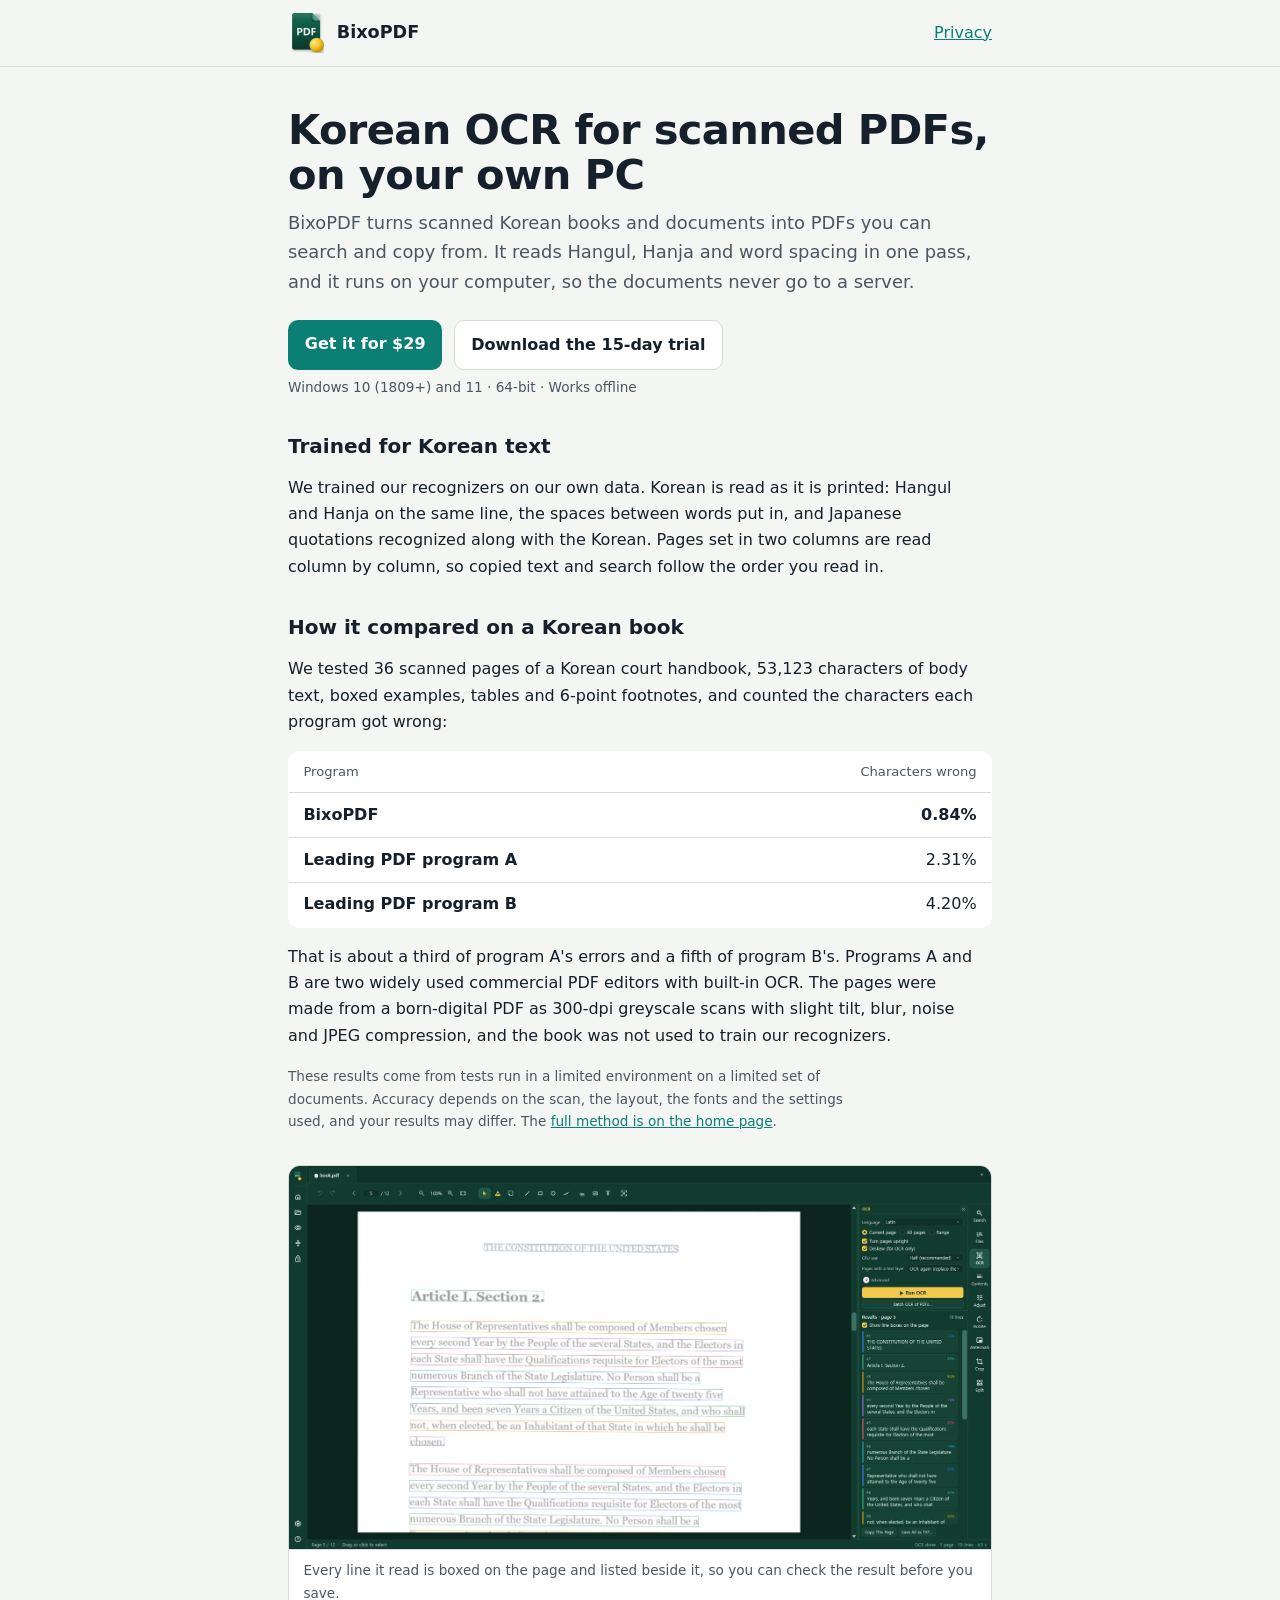
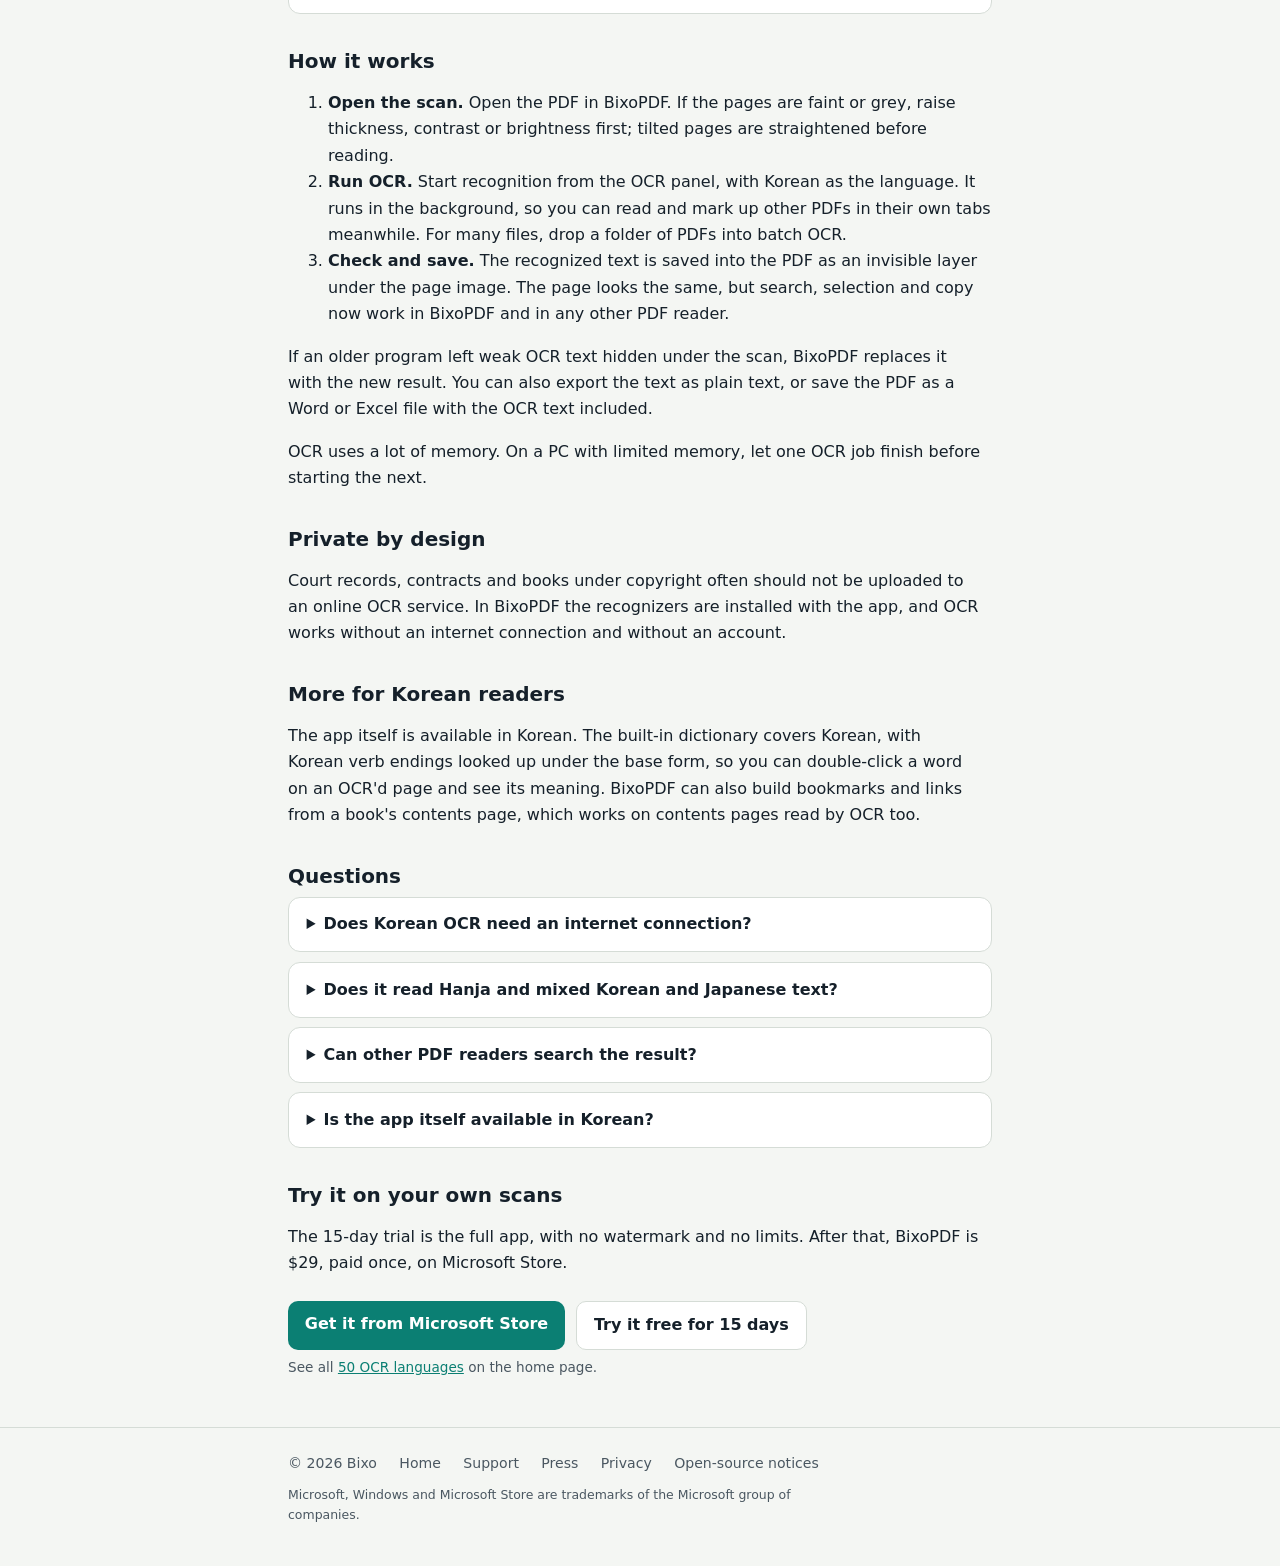
<file: korean-ocr-pdf.html>
<!doctype html>
<html lang="en">
<head>
<meta charset="utf-8">
<meta name="viewport" content="width=device-width, initial-scale=1">
<title>Korean OCR for scanned PDFs — BixoPDF</title>
<meta name="description" content="Make scanned Korean PDFs searchable on your own PC: Hangul, Hanja and word spacing in one pass, saved as a text layer in the PDF. $29, 15-day trial.">
<link rel="canonical" href="https://www.bixopdf.com/korean-ocr-pdf.html">
<link rel="icon" type="image/png" sizes="32x32" href="favicon-32.png">
<meta property="og:type" content="website">
<meta property="og:title" content="Korean OCR for scanned PDFs, on your own PC — BixoPDF">
<meta property="og:description" content="Hangul, Hanja and word spacing in one pass, without uploading your documents. A searchable text layer saved in the PDF.">
<meta property="og:url" content="https://www.bixopdf.com/korean-ocr-pdf.html">
<meta property="og:image" content="https://www.bixopdf.com/og-image.png">
<meta name="twitter:card" content="summary_large_image">
<link rel="stylesheet" href="page.css">
<style>
.lede { font-size: 1.12rem; color: var(--ink-soft); margin: .6rem 0 0; }
.ctas { display: flex; flex-wrap: wrap; gap: .7rem; margin: 1.5rem 0 .4rem; }
.btn-ghost { background: var(--sheet); color: var(--ink); border: 1px solid var(--rule); }
.fine { font-size: .85rem; color: var(--ink-soft); margin: .4rem 0 0; }
.shot { margin: 2rem 0 0; border: 1px solid var(--rule); border-radius: 12px; overflow: hidden; background: var(--sheet); }
.shot img { display: block; width: 100%; height: auto; }
.shot figcaption { padding: .55rem .9rem; font-size: .85rem; color: var(--ink-soft); border-top: 1px solid var(--rule); }
.res { width: 100%; border-collapse: collapse; margin: 1rem 0 .5rem; background: var(--sheet); border: 1px solid var(--rule); border-radius: 12px; overflow: hidden; }
.res th, .res td { text-align: left; padding: .55rem .9rem; border-top: 1px solid var(--rule); }
.res thead th { border-top: 0; font-size: .82rem; color: var(--ink-soft); font-weight: 500; }
.res td.n { text-align: right; font-variant-numeric: tabular-nums; }
.res tr.us th, .res tr.us td { font-weight: 650; }
.small { font-size: .85rem; color: var(--ink-soft); }
.faq details { background: var(--sheet); border: 1px solid var(--rule); border-radius: 12px; padding: .85rem 1.1rem; margin-bottom: .6rem; }
.faq summary { cursor: pointer; font-weight: 600; }
.faq details p { margin: .5rem 0 0; color: var(--ink-soft); }
.tm { font-size: .78rem; flex-basis: 100%; margin: 0; }
</style>
<script type="application/ld+json">
{
  "@context": "https://schema.org",
  "@type": "FAQPage",
  "mainEntity": [
    {"@type": "Question", "name": "Does Korean OCR need an internet connection?", "acceptedAnswer": {"@type": "Answer", "text": "No. The recognizers are installed with the app and run on your computer. Your documents are not uploaded anywhere."}},
    {"@type": "Question", "name": "Does it read Hanja and mixed Korean and Japanese text?", "acceptedAnswer": {"@type": "Answer", "text": "Yes. The Korean recognizer reads Hangul, Hanja and word spacing in one pass, with Japanese quotations."}},
    {"@type": "Question", "name": "Can other PDF readers search the result?", "acceptedAnswer": {"@type": "Answer", "text": "Yes. The recognized text is saved as an invisible text layer under the page image, so search and copy work in any PDF reader."}},
    {"@type": "Question", "name": "Is the app itself available in Korean?", "acceptedAnswer": {"@type": "Answer", "text": "Yes. The app starts in your Windows language and can be switched under Settings, Language. Korean is one of its languages."}}
  ]
}
</script>
</head>
<body>
<header class="top"><div class="wrap">
  <a class="brand" href="./"><img src="brand-icon.png" width="44" height="44" alt="" aria-hidden="true">BixoPDF</a>
  <a href="privacy.html">Privacy</a>
</div></header>
<main>
  <h1>Korean OCR for scanned PDFs, on your own PC</h1>
  <p class="lede">BixoPDF turns scanned Korean books and documents into PDFs you can search and copy from. It reads Hangul, Hanja and word spacing in one pass, and it runs on your computer, so the documents never go to a server.</p>
  <div class="ctas">
    <a class="btn" data-goatcounter-click="store-korean-ocr" href="https://apps.microsoft.com/detail/9NJL2KH3TLKM">Get it for $29</a>
    <a class="btn btn-ghost" rel="nofollow" href="/download.html?l=en&amp;from=trial-korean-ocr">Download the 15-day trial</a>
  </div>
  <p class="fine">Windows 10 (1809+) and 11 · 64-bit · Works offline</p>

  <h2>Trained for Korean text</h2>
  <p>We trained our recognizers on our own data. Korean is read as it is printed: Hangul and Hanja on the same line, the spaces between words put in, and Japanese quotations recognized along with the Korean. Pages set in two columns are read column by column, so copied text and search follow the order you read in.</p>

  <h2>How it compared on a Korean book</h2>
  <p>We tested 36 scanned pages of a Korean court handbook, 53,123 characters of body text, boxed examples, tables and 6-point footnotes, and counted the characters each program got wrong:</p>
  <table class="res">
    <thead><tr><th scope="col">Program</th><th scope="col" style="text-align:right">Characters wrong</th></tr></thead>
    <tbody>
      <tr class="us"><th scope="row">BixoPDF</th><td class="n">0.84%</td></tr>
      <tr><th scope="row">Leading PDF program A</th><td class="n">2.31%</td></tr>
      <tr><th scope="row">Leading PDF program B</th><td class="n">4.20%</td></tr>
    </tbody>
  </table>
  <p>That is about a third of program A's errors and a fifth of program B's. Programs A and B are two widely used commercial PDF editors with built-in OCR. The pages were made from a born-digital PDF as 300-dpi greyscale scans with slight tilt, blur, noise and JPEG compression, and the book was not used to train our recognizers.</p>
  <p class="small">These results come from tests run in a limited environment on a limited set of documents. Accuracy depends on the scan, the layout, the fonts and the settings used, and your results may differ. The <a href="index.html#ocr">full method is on the home page</a>.</p>

  <figure class="shot">
    <img src="shot-ocr.webp" width="1600" height="875" loading="lazy" alt="The OCR panel after recognizing a page: each recognized line boxed in colour on the page and listed with its confidence on the right">
    <figcaption>Every line it read is boxed on the page and listed beside it, so you can check the result before you save.</figcaption>
  </figure>

  <h2>How it works</h2>
  <ol>
    <li><b>Open the scan.</b> Open the PDF in BixoPDF. If the pages are faint or grey, raise thickness, contrast or brightness first; tilted pages are straightened before reading.</li>
    <li><b>Run OCR.</b> Start recognition from the OCR panel, with Korean as the language. It runs in the background, so you can read and mark up other PDFs in their own tabs meanwhile. For many files, drop a folder of PDFs into batch OCR.</li>
    <li><b>Check and save.</b> The recognized text is saved into the PDF as an invisible layer under the page image. The page looks the same, but search, selection and copy now work in BixoPDF and in any other PDF reader.</li>
  </ol>
  <p>If an older program left weak OCR text hidden under the scan, BixoPDF replaces it with the new result. You can also export the text as plain text, or save the PDF as a Word or Excel file with the OCR text included.</p>
  <p>OCR uses a lot of memory. On a PC with limited memory, let one OCR job finish before starting the next.</p>

  <h2>Private by design</h2>
  <p>Court records, contracts and books under copyright often should not be uploaded to an online OCR service. In BixoPDF the recognizers are installed with the app, and OCR works without an internet connection and without an account.</p>

  <h2>More for Korean readers</h2>
  <p>The app itself is available in Korean. The built-in dictionary covers Korean, with Korean verb endings looked up under the base form, so you can double-click a word on an OCR'd page and see its meaning. BixoPDF can also build bookmarks and links from a book's contents page, which works on contents pages read by OCR too.</p>

  <h2>Questions</h2>
  <div class="faq">
    <details><summary>Does Korean OCR need an internet connection?</summary><p>No. The recognizers are installed with the app and run on your computer. Your documents are not uploaded anywhere.</p></details>
    <details><summary>Does it read Hanja and mixed Korean and Japanese text?</summary><p>Yes. The Korean recognizer reads Hangul, Hanja and word spacing in one pass, with Japanese quotations.</p></details>
    <details><summary>Can other PDF readers search the result?</summary><p>Yes. The recognized text is saved as an invisible text layer under the page image, so search and copy work in any PDF reader.</p></details>
    <details><summary>Is the app itself available in Korean?</summary><p>Yes. The app starts in your Windows language and can be switched under Settings → Language. Korean is one of its languages.</p></details>
  </div>

  <h2>Try it on your own scans</h2>
  <p>The 15-day trial is the full app, with no watermark and no limits. After that, BixoPDF is $29, paid once, on Microsoft Store.</p>
  <div class="ctas">
    <a class="btn" data-goatcounter-click="store-korean-ocr" href="https://apps.microsoft.com/detail/9NJL2KH3TLKM">Get it from Microsoft Store</a>
    <a class="btn btn-ghost" rel="nofollow" href="/download.html?l=en&amp;from=trial-korean-ocr">Try it free for 15 days</a>
  </div>
  <p class="fine">See all <a href="index.html#languages">50 OCR languages</a> on the home page.</p>
</main>
<footer><div class="wrap">
  <span>© 2026 Bixo</span>
  <a href="./">Home</a><a href="support.html">Support</a><a href="press.html">Press</a><a href="privacy.html">Privacy</a><a href="THIRD-PARTY-NOTICES.txt">Open-source notices</a>
  <p class="tm">Microsoft, Windows and Microsoft Store are trademarks of the Microsoft group of companies.</p>
</div></footer>
<script data-goatcounter="https://bixopdf.goatcounter.com/count" async src="https://gc.zgo.at/count.js"></script>
</body>
</html>
</file>
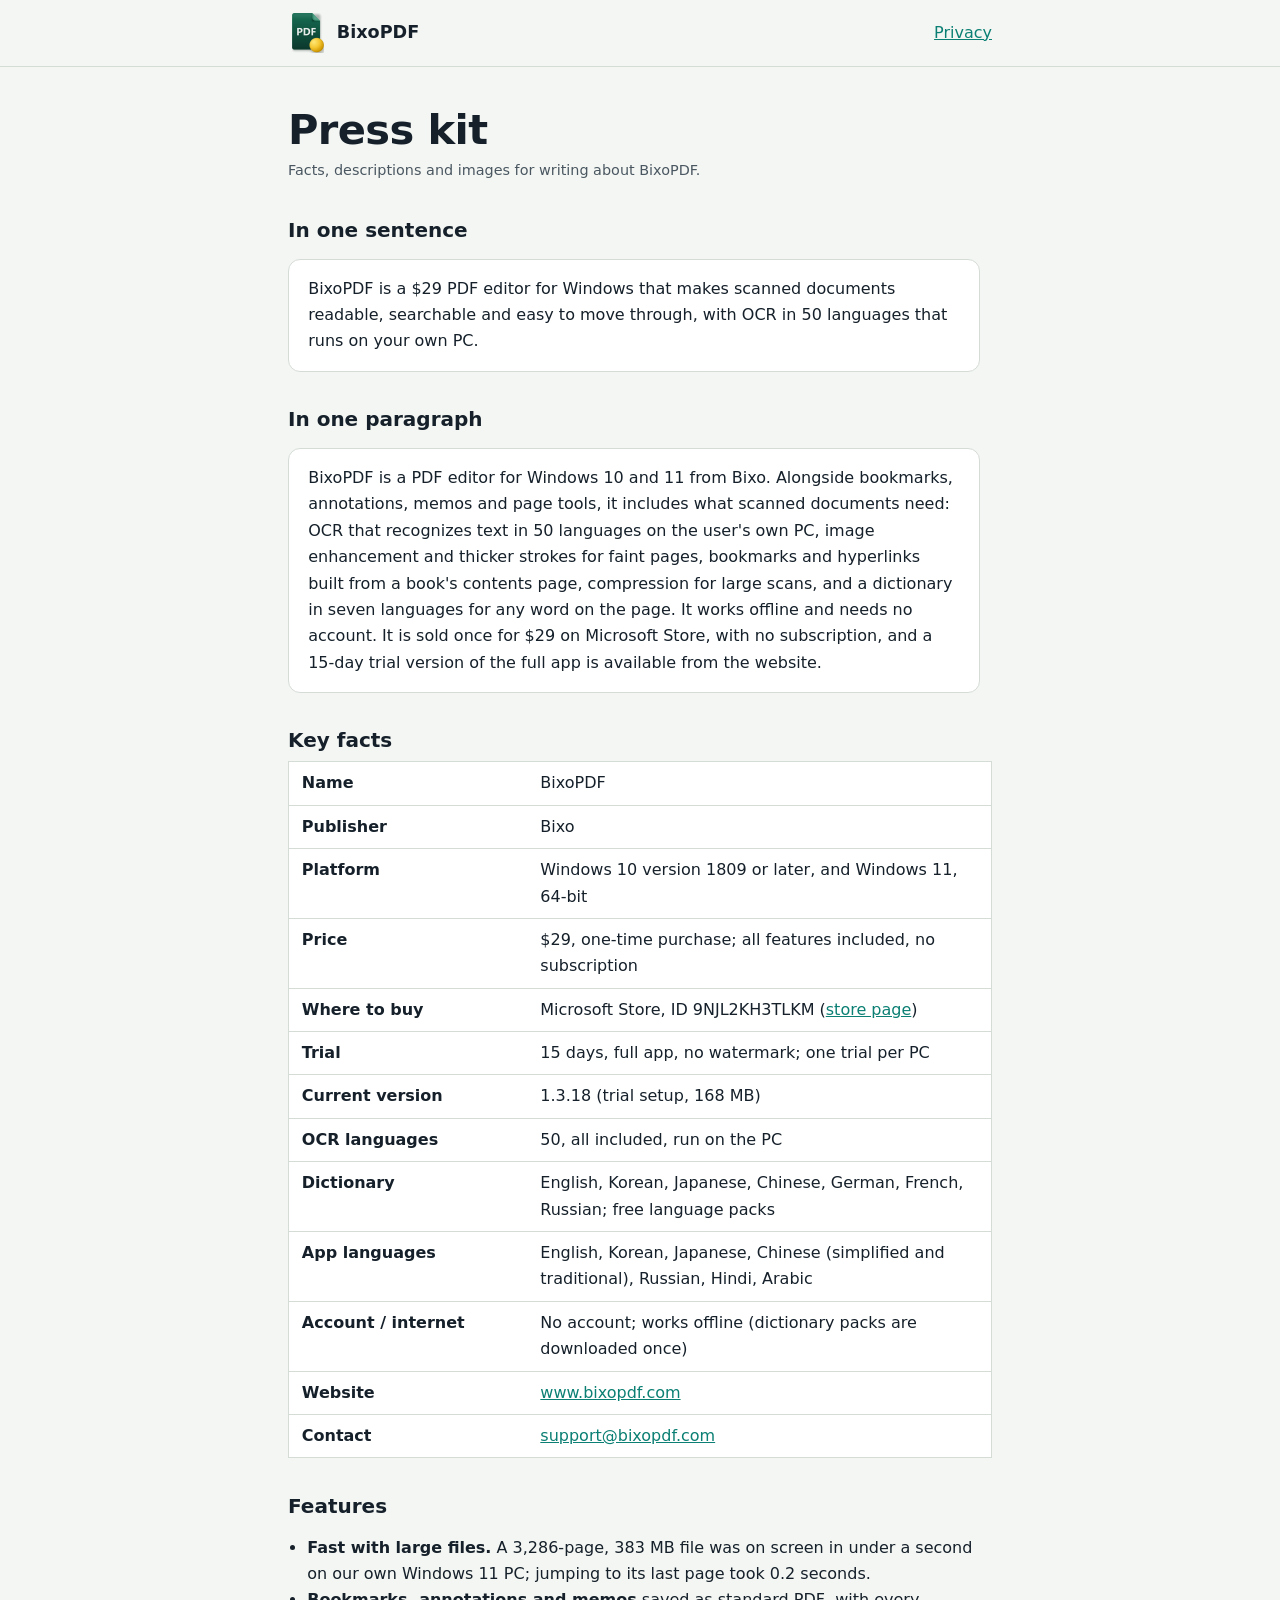
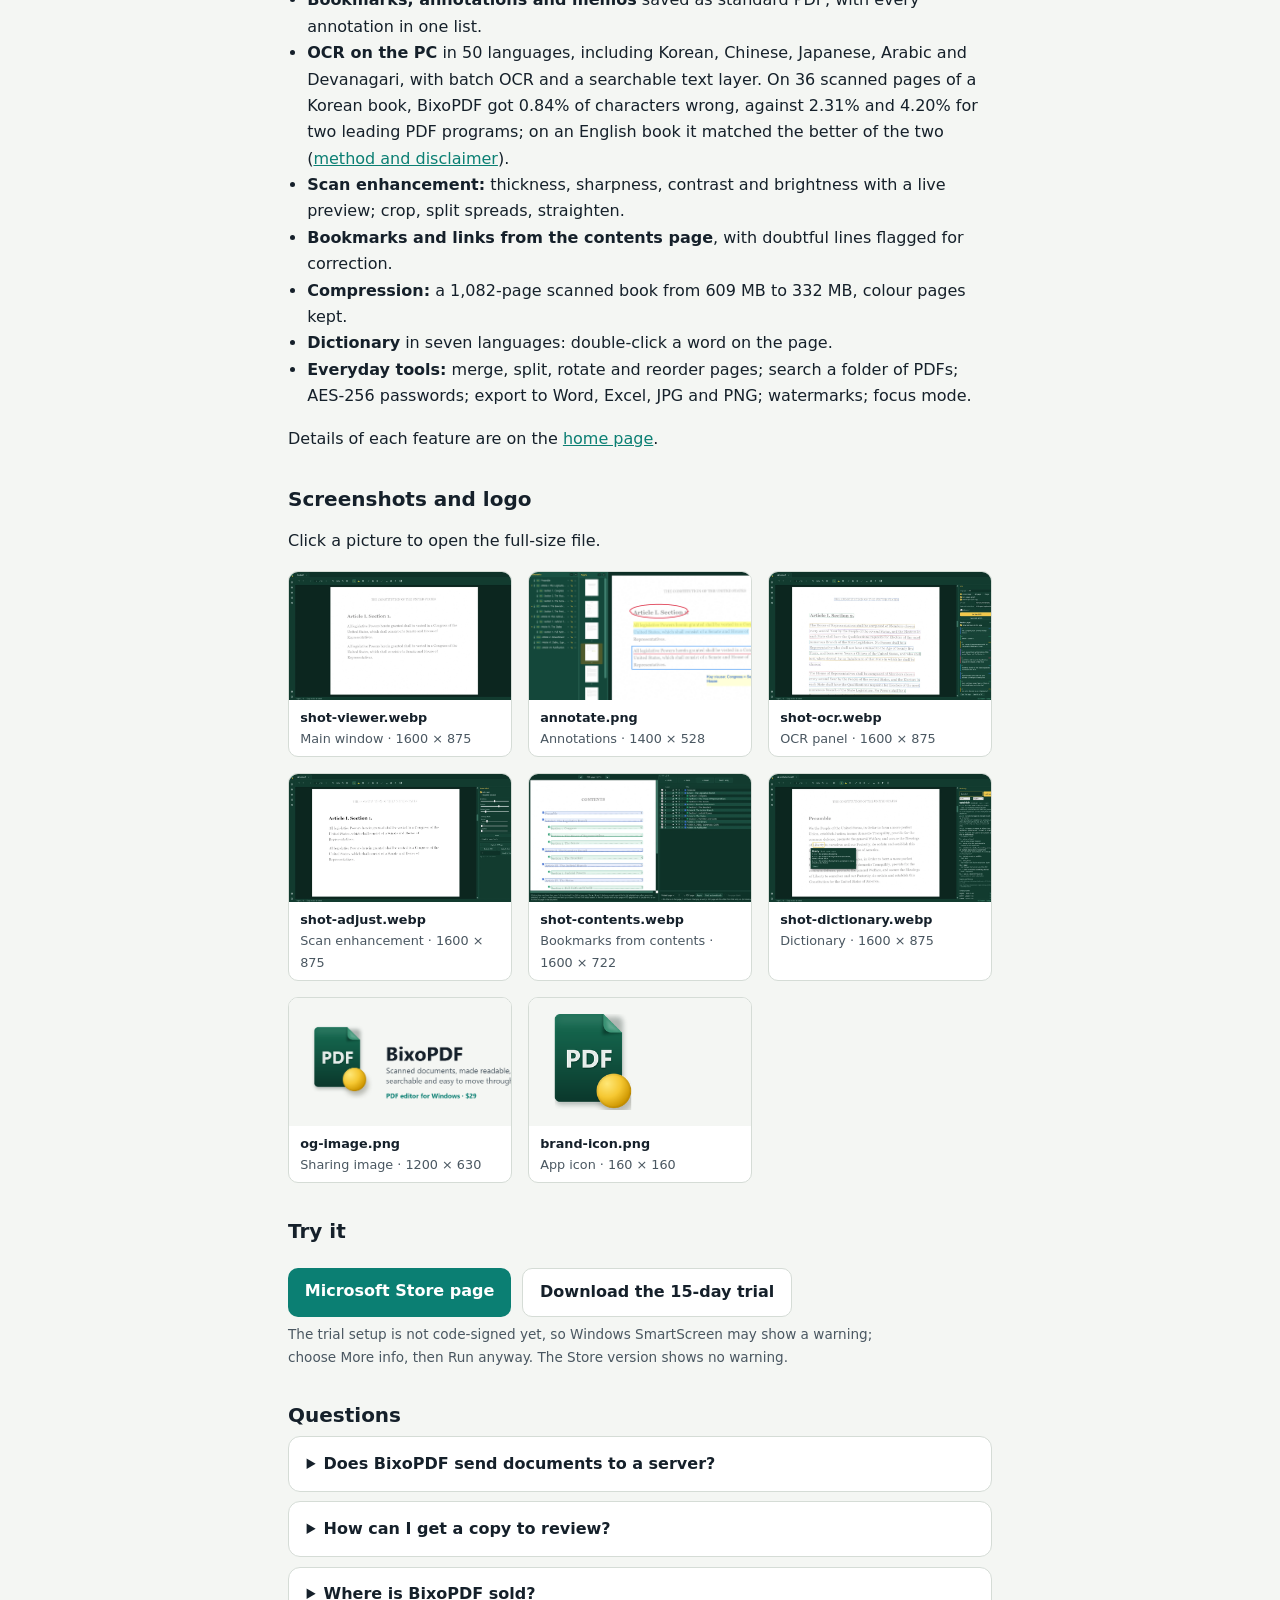
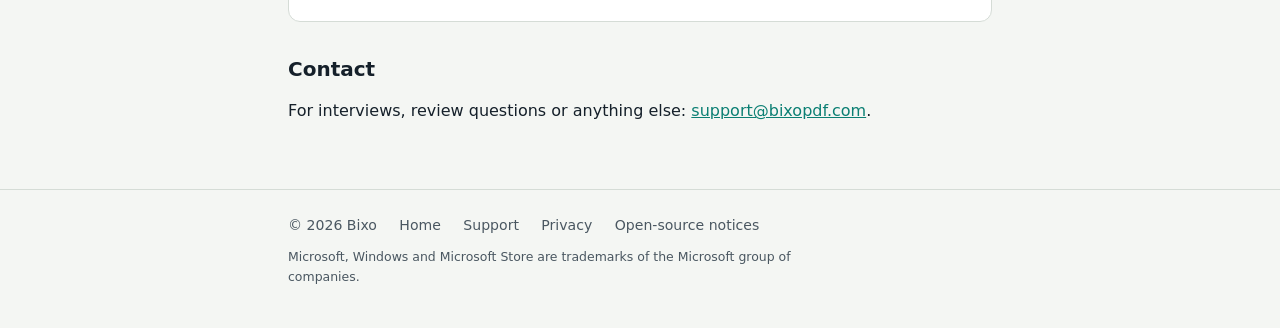
<file: press.html>
<!doctype html>
<html lang="en">
<head>
<meta charset="utf-8">
<meta name="viewport" content="width=device-width, initial-scale=1">
<title>Press kit — BixoPDF</title>
<meta name="description" content="BixoPDF press kit: descriptions, key facts, features, screenshots and logo for the $29 PDF editor for Windows with on-device OCR. Contact support@bixopdf.com.">
<link rel="canonical" href="https://www.bixopdf.com/press.html">
<link rel="icon" type="image/png" sizes="32x32" href="favicon-32.png">
<meta property="og:type" content="website">
<meta property="og:title" content="Press kit — BixoPDF">
<meta property="og:description" content="Descriptions, key facts, screenshots and logo for BixoPDF, a PDF editor for Windows with OCR on your own PC.">
<meta property="og:url" content="https://www.bixopdf.com/press.html">
<meta property="og:image" content="https://www.bixopdf.com/og-image.png">
<meta name="twitter:card" content="summary_large_image">
<link rel="stylesheet" href="page.css">
<style>
.ctas { display: flex; flex-wrap: wrap; gap: .7rem; margin: 1.5rem 0 .4rem; }
.btn-ghost { background: var(--sheet); color: var(--ink); border: 1px solid var(--rule); }
.fine { font-size: .85rem; color: var(--ink-soft); margin: .4rem 0 0; }
.kf { width: 100%; border-collapse: collapse; background: var(--sheet); border: 1px solid var(--rule); }
.kf th, .kf td { text-align: left; vertical-align: top; padding: .5rem .8rem; border-top: 1px solid var(--rule); }
.kf th { width: 34%; font-weight: 600; }
.kf td { overflow-wrap: anywhere; }
.assets { display: grid; grid-template-columns: repeat(auto-fill, minmax(min(100%, 13rem), 1fr)); gap: 1rem; margin-top: 1rem; }
.assets figure { margin: 0; background: var(--sheet); border: 1px solid var(--rule); border-radius: 10px; overflow: hidden; }
.assets a { display: block; text-decoration: none; color: inherit; }
.assets img { display: block; width: 100%; height: 8rem; object-fit: cover; object-position: top left; background: var(--paper); }
.assets img.logo { object-fit: contain; padding: 1rem; }
.assets figcaption { padding: .45rem .7rem; font-size: .8rem; color: var(--ink-soft); }
.assets figcaption b { display: block; color: var(--ink); font-weight: 600; overflow-wrap: anywhere; }
.faq details { background: var(--sheet); border: 1px solid var(--rule); border-radius: 12px; padding: .85rem 1.1rem; margin-bottom: .6rem; }
.faq summary { cursor: pointer; font-weight: 600; }
.faq details p { margin: .5rem 0 0; color: var(--ink-soft); }
.tm { font-size: .78rem; flex-basis: 100%; margin: 0; }
</style>
<script type="application/ld+json">
{
  "@context": "https://schema.org",
  "@type": "FAQPage",
  "mainEntity": [
    {"@type": "Question", "name": "Does BixoPDF send documents to a server?", "acceptedAnswer": {"@type": "Answer", "text": "No. OCR runs on the PC and the app needs no account. The only download is a dictionary language pack, once, when the user asks for it."}},
    {"@type": "Question", "name": "How can I get a copy to review?", "acceptedAnswer": {"@type": "Answer", "text": "The 15-day trial version is the full app with no watermark and no limits. For anything else, write to support@bixopdf.com."}},
    {"@type": "Question", "name": "Where is BixoPDF sold?", "acceptedAnswer": {"@type": "Answer", "text": "On Microsoft Store, for $29, paid once. Store ID 9NJL2KH3TLKM."}}
  ]
}
</script>
</head>
<body>
<header class="top"><div class="wrap">
  <a class="brand" href="./"><img src="brand-icon.png" width="44" height="44" alt="" aria-hidden="true">BixoPDF</a>
  <a href="privacy.html">Privacy</a>
</div></header>
<main>
  <h1>Press kit</h1>
  <p class="meta">Facts, descriptions and images for writing about BixoPDF.</p>

  <h2>In one sentence</h2>
  <p class="box">BixoPDF is a $29 PDF editor for Windows that makes scanned documents readable, searchable and easy to move through, with OCR in 50 languages that runs on your own PC.</p>

  <h2>In one paragraph</h2>
  <p class="box">BixoPDF is a PDF editor for Windows 10 and 11 from Bixo. Alongside bookmarks, annotations, memos and page tools, it includes what scanned documents need: OCR that recognizes text in 50 languages on the user's own PC, image enhancement and thicker strokes for faint pages, bookmarks and hyperlinks built from a book's contents page, compression for large scans, and a dictionary in seven languages for any word on the page. It works offline and needs no account. It is sold once for $29 on Microsoft Store, with no subscription, and a 15-day trial version of the full app is available from the website.</p>

  <h2>Key facts</h2>
  <table class="kf">
    <tbody>
      <tr><th scope="row">Name</th><td>BixoPDF</td></tr>
      <tr><th scope="row">Publisher</th><td>Bixo</td></tr>
      <tr><th scope="row">Platform</th><td>Windows 10 version 1809 or later, and Windows 11, 64-bit</td></tr>
      <tr><th scope="row">Price</th><td>$29, one-time purchase; all features included, no subscription</td></tr>
      <tr><th scope="row">Where to buy</th><td>Microsoft Store, ID 9NJL2KH3TLKM (<a href="https://apps.microsoft.com/detail/9NJL2KH3TLKM">store page</a>)</td></tr>
      <tr><th scope="row">Trial</th><td>15 days, full app, no watermark; one trial per PC</td></tr>
      <tr><th scope="row">Current version</th><td>1.3.18 (trial setup, 168 MB)</td></tr>
      <tr><th scope="row">OCR languages</th><td>50, all included, run on the PC</td></tr>
      <tr><th scope="row">Dictionary</th><td>English, Korean, Japanese, Chinese, German, French, Russian; free language packs</td></tr>
      <tr><th scope="row">App languages</th><td>English, Korean, Japanese, Chinese (simplified and traditional), Russian, Hindi, Arabic</td></tr>
      <tr><th scope="row">Account / internet</th><td>No account; works offline (dictionary packs are downloaded once)</td></tr>
      <tr><th scope="row">Website</th><td><a href="https://www.bixopdf.com/">www.bixopdf.com</a></td></tr>
      <tr><th scope="row">Contact</th><td><a href="mailto:support@bixopdf.com">support@bixopdf.com</a></td></tr>
    </tbody>
  </table>

  <h2>Features</h2>
  <ul>
    <li><b>Fast with large files.</b> A 3,286-page, 383 MB file was on screen in under a second on our own Windows 11 PC; jumping to its last page took 0.2 seconds.</li>
    <li><b>Bookmarks, annotations and memos</b> saved as standard PDF, with every annotation in one list.</li>
    <li><b>OCR on the PC</b> in 50 languages, including Korean, Chinese, Japanese, Arabic and Devanagari, with batch OCR and a searchable text layer. On 36 scanned pages of a Korean book, BixoPDF got 0.84% of characters wrong, against 2.31% and 4.20% for two leading PDF programs; on an English book it matched the better of the two (<a href="index.html#ocr">method and disclaimer</a>).</li>
    <li><b>Scan enhancement:</b> thickness, sharpness, contrast and brightness with a live preview; crop, split spreads, straighten.</li>
    <li><b>Bookmarks and links from the contents page</b>, with doubtful lines flagged for correction.</li>
    <li><b>Compression:</b> a 1,082-page scanned book from 609 MB to 332 MB, colour pages kept.</li>
    <li><b>Dictionary</b> in seven languages: double-click a word on the page.</li>
    <li><b>Everyday tools:</b> merge, split, rotate and reorder pages; search a folder of PDFs; AES-256 passwords; export to Word, Excel, JPG and PNG; watermarks; focus mode.</li>
  </ul>
  <p>Details of each feature are on the <a href="index.html">home page</a>.</p>

  <h2>Screenshots and logo</h2>
  <p>Click a picture to open the full-size file.</p>
  <div class="assets">
    <figure><a href="shot-viewer.webp"><img src="shot-viewer.webp" width="1600" height="875" loading="lazy" alt="BixoPDF main window with a scanned page"><figcaption><b>shot-viewer.webp</b>Main window · 1600 × 875</figcaption></a></figure>
    <figure><a href="annotate.png"><img src="annotate.png" width="1400" height="528" loading="lazy" alt="Bookmarks, page thumbnails, annotations and the annotation list"><figcaption><b>annotate.png</b>Annotations · 1400 × 528</figcaption></a></figure>
    <figure><a href="shot-ocr.webp"><img src="shot-ocr.webp" width="1600" height="875" loading="lazy" alt="The OCR panel with recognized lines boxed on the page"><figcaption><b>shot-ocr.webp</b>OCR panel · 1600 × 875</figcaption></a></figure>
    <figure><a href="shot-adjust.webp"><img src="shot-adjust.webp" width="1600" height="875" loading="lazy" alt="The Image Adjust panel beside a scanned page"><figcaption><b>shot-adjust.webp</b>Scan enhancement · 1600 × 875</figcaption></a></figure>
    <figure><a href="shot-contents.webp"><img src="shot-contents.webp" width="1600" height="722" loading="lazy" alt="The contents window matching entries to pages"><figcaption><b>shot-contents.webp</b>Bookmarks from contents · 1600 × 722</figcaption></a></figure>
    <figure><a href="shot-dictionary.webp"><img src="shot-dictionary.webp" width="1600" height="875" loading="lazy" alt="A word card and the Dictionary panel"><figcaption><b>shot-dictionary.webp</b>Dictionary · 1600 × 875</figcaption></a></figure>
    <figure><a href="og-image.png"><img src="og-image.png" width="1200" height="630" loading="lazy" alt="BixoPDF sharing image"><figcaption><b>og-image.png</b>Sharing image · 1200 × 630</figcaption></a></figure>
    <figure><a href="brand-icon.png"><img class="logo" src="brand-icon.png" width="160" height="160" loading="lazy" alt="BixoPDF app icon"><figcaption><b>brand-icon.png</b>App icon · 160 × 160</figcaption></a></figure>
  </div>

  <h2>Try it</h2>
  <div class="ctas">
    <a class="btn" data-goatcounter-click="store-press" href="https://apps.microsoft.com/detail/9NJL2KH3TLKM">Microsoft Store page</a>
    <a class="btn btn-ghost" rel="nofollow" href="/download.html?l=en&amp;from=trial-press">Download the 15-day trial</a>
  </div>
  <p class="fine">The trial setup is not code-signed yet, so Windows SmartScreen may show a warning; choose More info, then Run anyway. The Store version shows no warning.</p>

  <h2>Questions</h2>
  <div class="faq">
    <details><summary>Does BixoPDF send documents to a server?</summary><p>No. OCR runs on the PC and the app needs no account. The only download is a dictionary language pack, once, when the user asks for it.</p></details>
    <details><summary>How can I get a copy to review?</summary><p>The 15-day trial version is the full app with no watermark and no limits. For anything else, write to <a href="mailto:support@bixopdf.com">support@bixopdf.com</a>.</p></details>
    <details><summary>Where is BixoPDF sold?</summary><p>On Microsoft Store, for $29, paid once. Store ID 9NJL2KH3TLKM.</p></details>
  </div>

  <h2>Contact</h2>
  <p>For interviews, review questions or anything else: <a href="mailto:support@bixopdf.com">support@bixopdf.com</a>.</p>
</main>
<footer><div class="wrap">
  <span>© 2026 Bixo</span>
  <a href="./">Home</a><a href="support.html">Support</a><a href="privacy.html">Privacy</a><a href="THIRD-PARTY-NOTICES.txt">Open-source notices</a>
  <p class="tm">Microsoft, Windows and Microsoft Store are trademarks of the Microsoft group of companies.</p>
</div></footer>
<script data-goatcounter="https://bixopdf.goatcounter.com/count" async src="https://gc.zgo.at/count.js"></script>
</body>
</html>
</file>
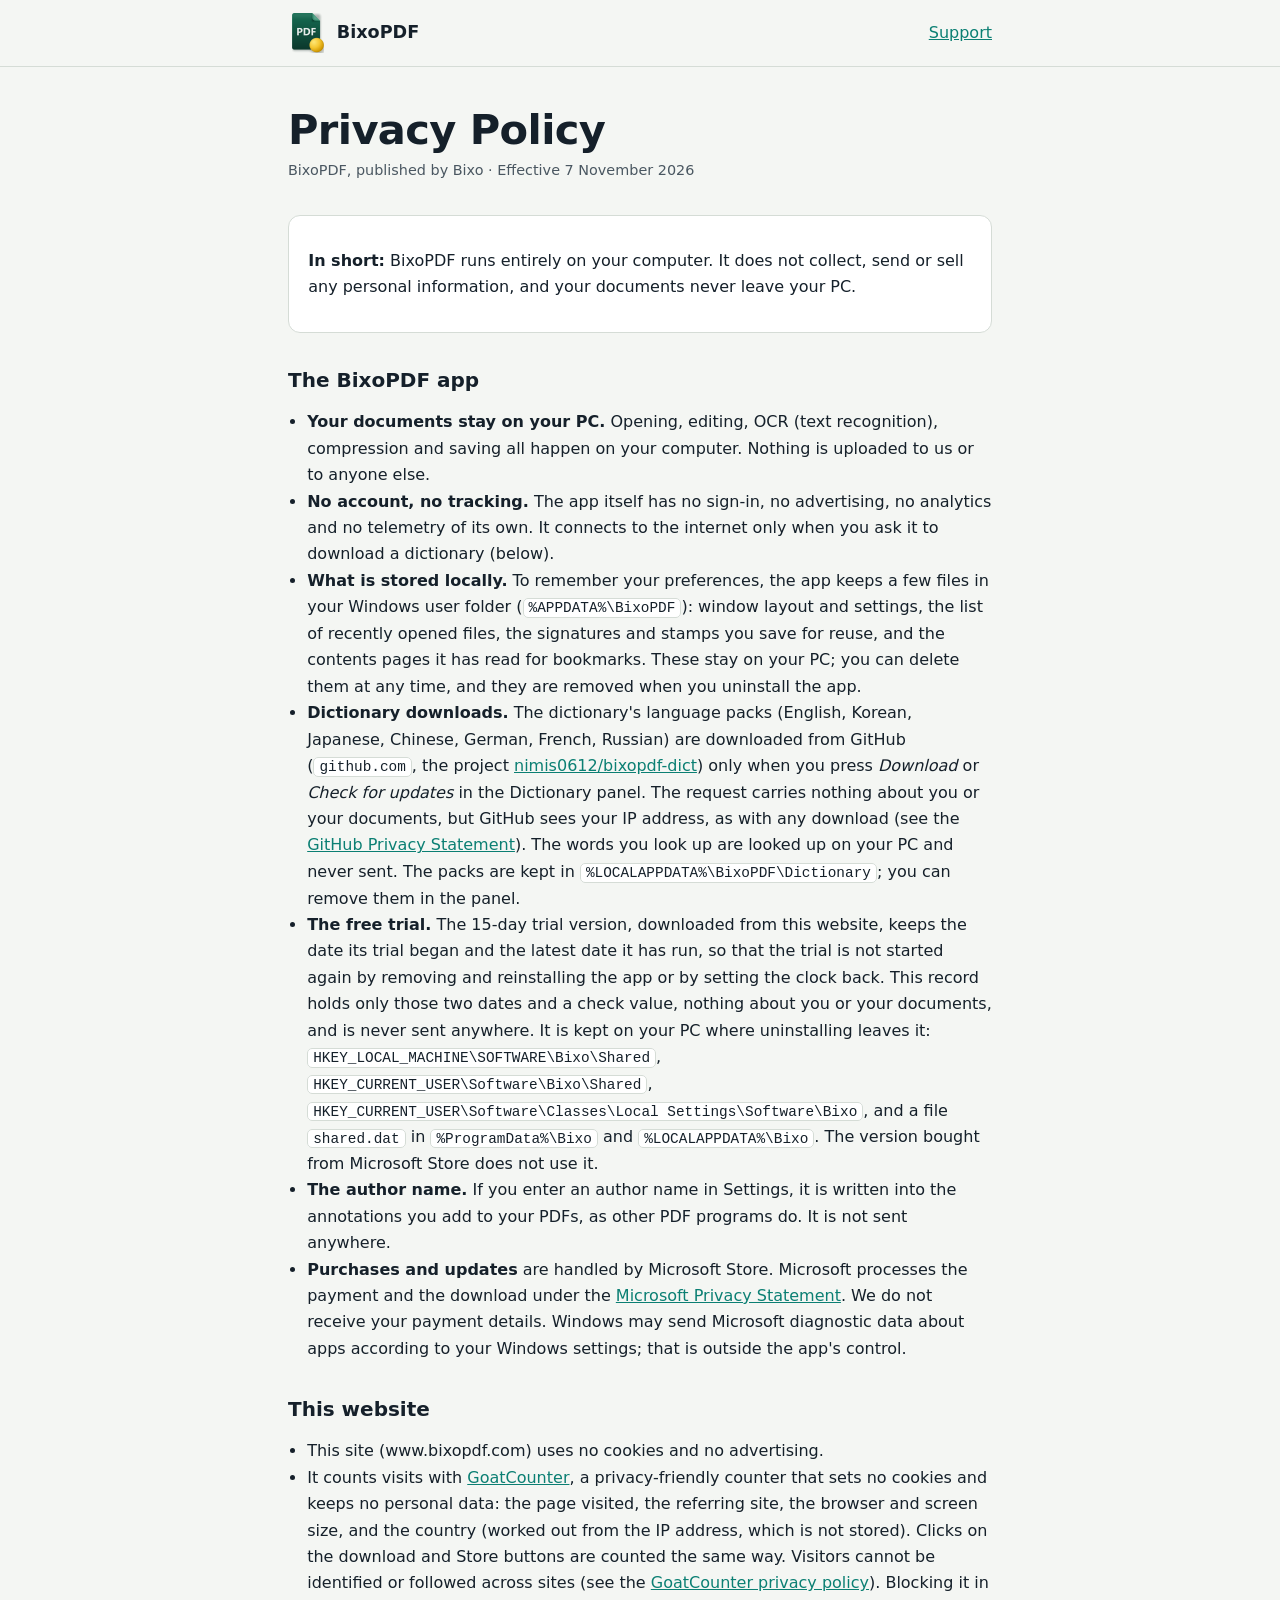
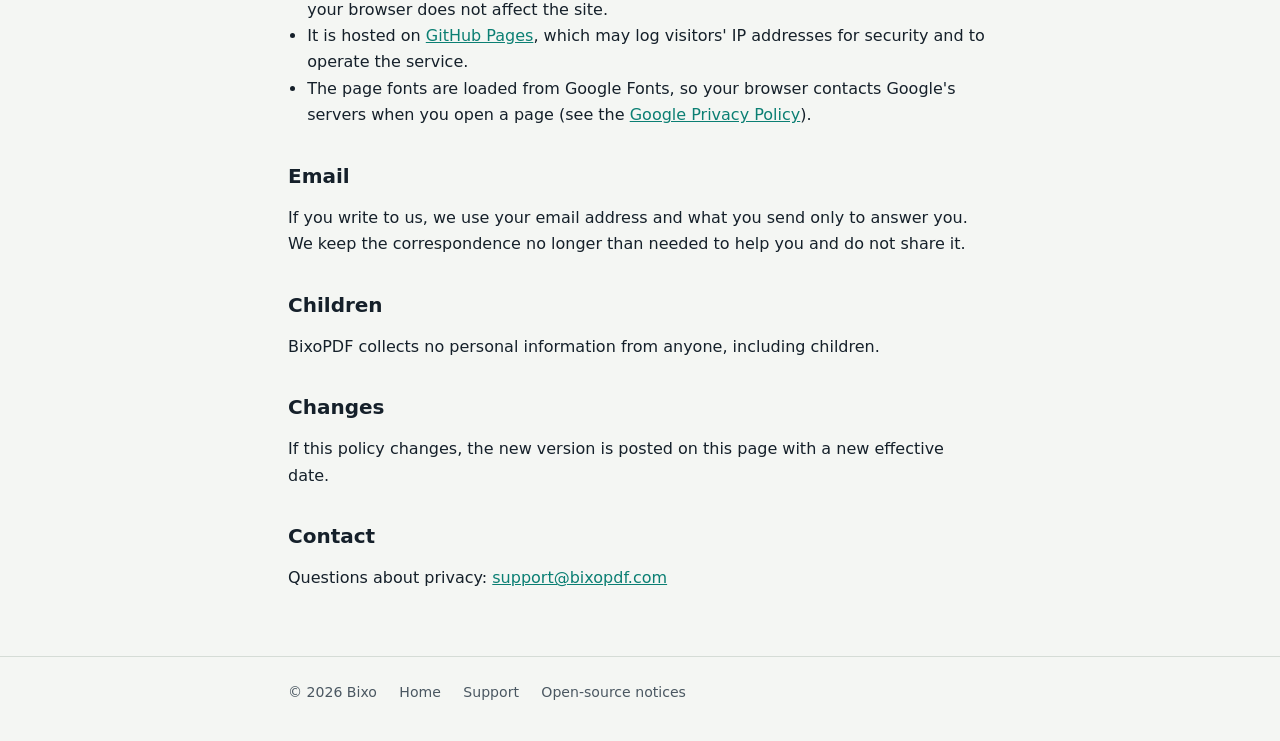
<file: privacy.html>
<!doctype html>
<html lang="en">
<head>
<meta charset="utf-8">
<meta name="viewport" content="width=device-width, initial-scale=1">
<title>BixoPDF Privacy Policy</title>
<meta name="description" content="BixoPDF works on your own PC and collects no personal data. How the app and this website handle information.">
<link rel="canonical" href="https://www.bixopdf.com/privacy.html">
<link rel="icon" type="image/png" sizes="32x32" href="favicon-32.png">
<link rel="stylesheet" href="page.css">
</head>
<body>
<header class="top"><div class="wrap">
  <a class="brand" href="./"><img src="brand-icon.png" width="44" height="44" alt="" aria-hidden="true">BixoPDF</a>
  <a href="support.html">Support</a>
</div></header>
<main>
  <h1>Privacy Policy</h1>
  <p class="meta">BixoPDF, published by Bixo · Effective 7 November 2026</p>

  <div class="box"><p><b>In short:</b> BixoPDF runs entirely on your computer. It does not collect, send or sell any personal information, and your documents never leave your PC.</p></div>

  <h2>The BixoPDF app</h2>
  <ul>
    <li><b>Your documents stay on your PC.</b> Opening, editing, OCR (text recognition), compression and saving all happen on your computer. Nothing is uploaded to us or to anyone else.</li>
    <li><b>No account, no tracking.</b> The app itself has no sign-in, no advertising, no analytics and no telemetry of its own. It connects to the internet only when you ask it to download a dictionary (below).</li>
    <li><b>What is stored locally.</b> To remember your preferences, the app keeps a few files in your Windows user folder (<code>%APPDATA%\BixoPDF</code>): window layout and settings, the list of recently opened files, the signatures and stamps you save for reuse, and the contents pages it has read for bookmarks. These stay on your PC; you can delete them at any time, and they are removed when you uninstall the app.</li>
    <li><b>Dictionary downloads.</b> The dictionary's language packs (English, Korean, Japanese, Chinese, German, French, Russian) are downloaded from GitHub (<code>github.com</code>, the project <a href="https://github.com/nimis0612/bixopdf-dict">nimis0612/bixopdf-dict</a>) only when you press <i>Download</i> or <i>Check for updates</i> in the Dictionary panel. The request carries nothing about you or your documents, but GitHub sees your IP address, as with any download (see the <a href="https://docs.github.com/site-policy/privacy-policies/github-general-privacy-statement">GitHub Privacy Statement</a>). The words you look up are looked up on your PC and never sent. The packs are kept in <code>%LOCALAPPDATA%\BixoPDF\Dictionary</code>; you can remove them in the panel.</li>
    <li><b>The free trial.</b> The 15-day trial version, downloaded from this website, keeps the date its trial began and the latest date it has run, so that the trial is not started again by removing and reinstalling the app or by setting the clock back. This record holds only those two dates and a check value, nothing about you or your documents, and is never sent anywhere. It is kept on your PC where uninstalling leaves it: <code>HKEY_LOCAL_MACHINE\SOFTWARE\Bixo\Shared</code>, <code>HKEY_CURRENT_USER\Software\Bixo\Shared</code>, <code>HKEY_CURRENT_USER\Software\Classes\Local Settings\Software\Bixo</code>, and a file <code>shared.dat</code> in <code>%ProgramData%\Bixo</code> and <code>%LOCALAPPDATA%\Bixo</code>. The version bought from Microsoft Store does not use it.</li>
    <li><b>The author name.</b> If you enter an author name in Settings, it is written into the annotations you add to your PDFs, as other PDF programs do. It is not sent anywhere.</li>
    <li><b>Purchases and updates</b> are handled by Microsoft Store. Microsoft processes the payment and the download under the <a href="https://privacy.microsoft.com/privacystatement">Microsoft Privacy Statement</a>. We do not receive your payment details. Windows may send Microsoft diagnostic data about apps according to your Windows settings; that is outside the app's control.</li>
  </ul>

  <h2>This website</h2>
  <ul>
    <li>This site (www.bixopdf.com) uses no cookies and no advertising.</li>
    <li>It counts visits with <a href="https://www.goatcounter.com/">GoatCounter</a>, a privacy-friendly counter that sets no cookies and keeps no personal data: the page visited, the referring site, the browser and screen size, and the country (worked out from the IP address, which is not stored). Clicks on the download and Store buttons are counted the same way. Visitors cannot be identified or followed across sites (see the <a href="https://www.goatcounter.com/help/privacy">GoatCounter privacy policy</a>). Blocking it in your browser does not affect the site.</li>
    <li>It is hosted on <a href="https://docs.github.com/site-policy/privacy-policies/github-general-privacy-statement">GitHub Pages</a>, which may log visitors' IP addresses for security and to operate the service.</li>
    <li>The page fonts are loaded from Google Fonts, so your browser contacts Google's servers when you open a page (see the <a href="https://policies.google.com/privacy">Google Privacy Policy</a>).</li>
  </ul>

  <h2>Email</h2>
  <p>If you write to us, we use your email address and what you send only to answer you. We keep the correspondence no longer than needed to help you and do not share it.</p>

  <h2>Children</h2>
  <p>BixoPDF collects no personal information from anyone, including children.</p>

  <h2>Changes</h2>
  <p>If this policy changes, the new version is posted on this page with a new effective date.</p>

  <h2>Contact</h2>
  <p>Questions about privacy: <a href="mailto:support@bixopdf.com">support@bixopdf.com</a></p>
</main>
<footer><div class="wrap">
  <span>© 2026 Bixo</span>
  <a href="./">Home</a><a href="support.html">Support</a><a href="THIRD-PARTY-NOTICES.txt">Open-source notices</a>
</div></footer>
<script data-goatcounter="https://bixopdf.goatcounter.com/count" async src="https://gc.zgo.at/count.js"></script>
</body>
</html>
</file>
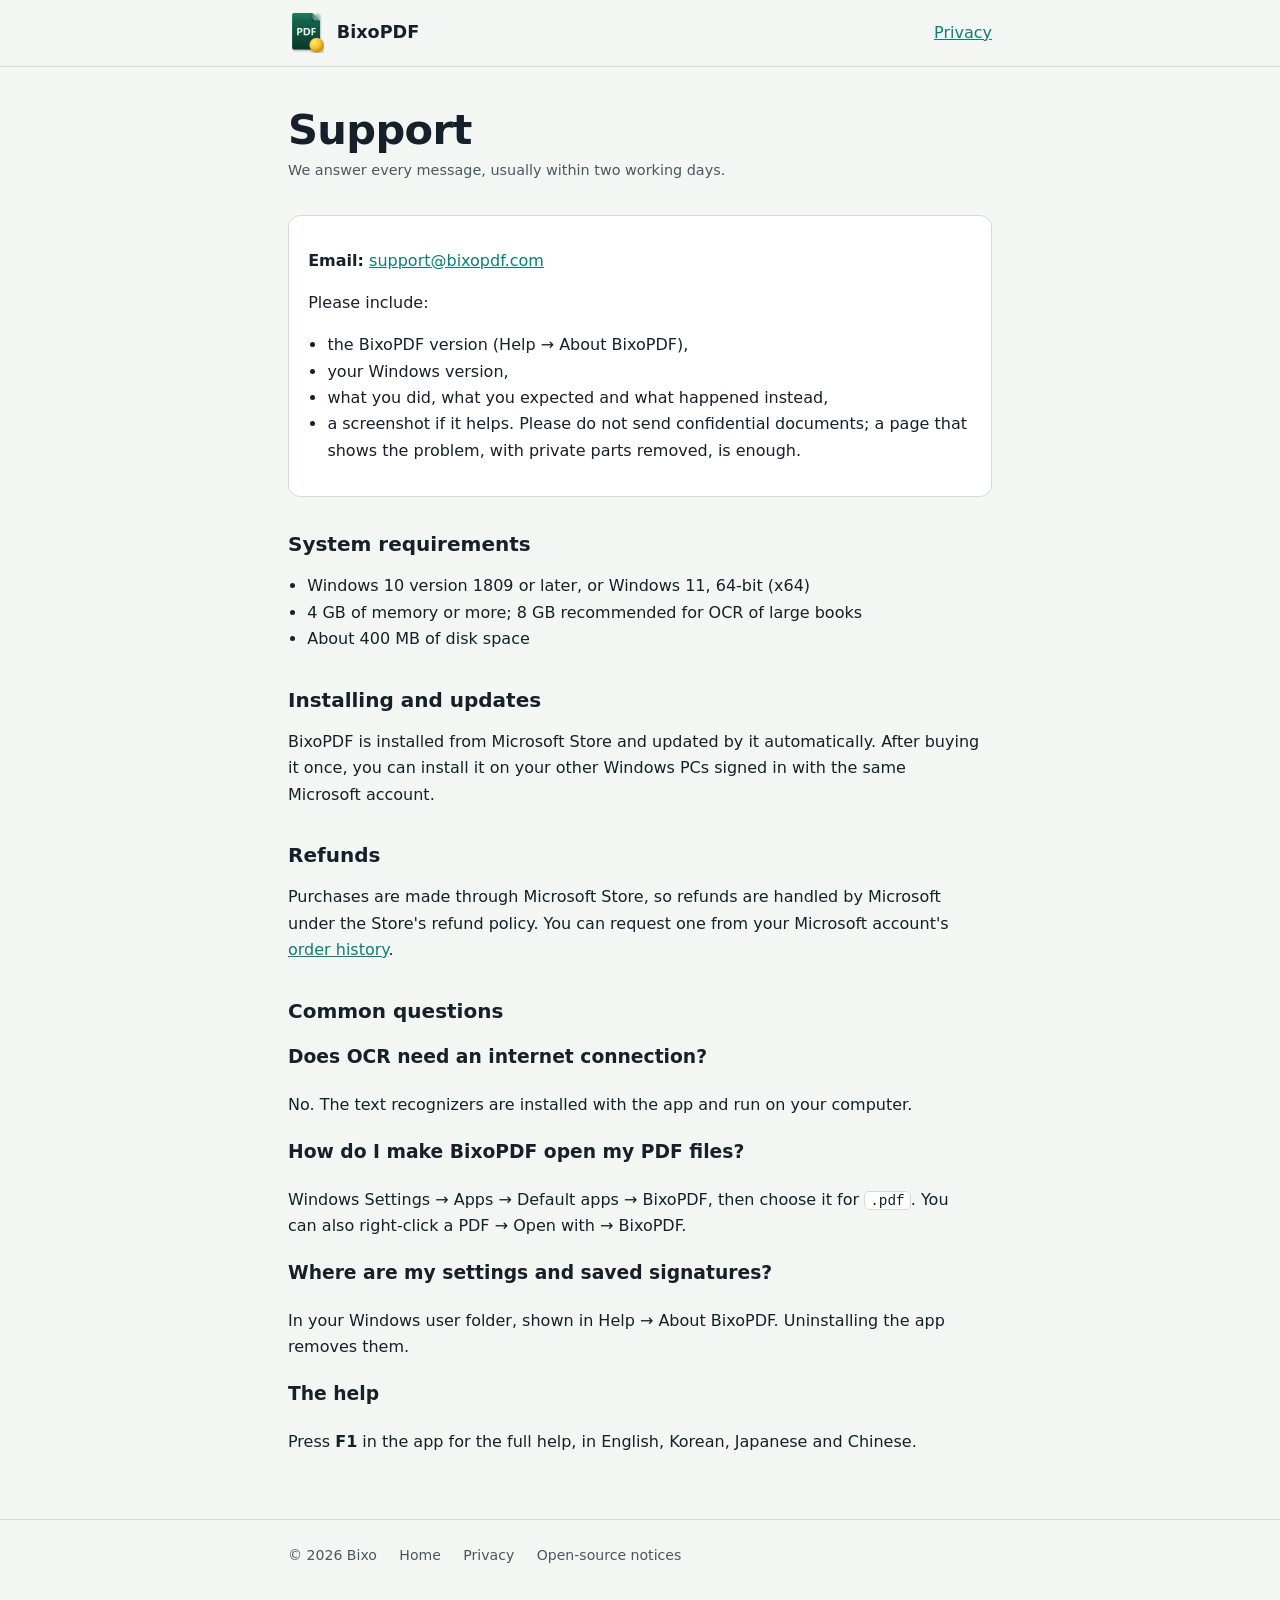
<file: support.html>
<!doctype html>
<html lang="en">
<head>
<meta charset="utf-8">
<meta name="viewport" content="width=device-width, initial-scale=1">
<title>BixoPDF Support</title>
<meta name="description" content="Help with BixoPDF: contact, system requirements, refunds and what to include when reporting a problem.">
<link rel="canonical" href="https://www.bixopdf.com/support.html">
<link rel="icon" type="image/png" sizes="32x32" href="favicon-32.png">
<link rel="stylesheet" href="page.css">
</head>
<body>
<header class="top"><div class="wrap">
  <a class="brand" href="./"><img src="brand-icon.png" width="44" height="44" alt="" aria-hidden="true">BixoPDF</a>
  <a href="privacy.html">Privacy</a>
</div></header>
<main>
  <h1>Support</h1>
  <p class="meta">We answer every message, usually within two working days.</p>

  <div class="box">
    <p><b>Email:</b> <a href="mailto:support@bixopdf.com">support@bixopdf.com</a></p>
    <p>Please include:</p>
    <ul>
      <li>the BixoPDF version (Help → About BixoPDF),</li>
      <li>your Windows version,</li>
      <li>what you did, what you expected and what happened instead,</li>
      <li>a screenshot if it helps. Please do not send confidential documents; a page that shows the problem, with private parts removed, is enough.</li>
    </ul>
  </div>

  <h2>System requirements</h2>
  <ul>
    <li>Windows 10 version 1809 or later, or Windows 11, 64-bit (x64)</li>
    <li>4 GB of memory or more; 8 GB recommended for OCR of large books</li>
    <li>About 400 MB of disk space</li>
  </ul>

  <h2>Installing and updates</h2>
  <p>BixoPDF is installed from Microsoft Store and updated by it automatically. After buying it once, you can install it on your other Windows PCs signed in with the same Microsoft account.</p>

  <h2>Refunds</h2>
  <p>Purchases are made through Microsoft Store, so refunds are handled by Microsoft under the Store's refund policy. You can request one from your Microsoft account's <a href="https://account.microsoft.com/billing/orders">order history</a>.</p>

  <h2>Common questions</h2>
  <h3>Does OCR need an internet connection?</h3>
  <p>No. The text recognizers are installed with the app and run on your computer.</p>
  <h3>How do I make BixoPDF open my PDF files?</h3>
  <p>Windows Settings → Apps → Default apps → BixoPDF, then choose it for <code>.pdf</code>. You can also right-click a PDF → Open with → BixoPDF.</p>
  <h3>Where are my settings and saved signatures?</h3>
  <p>In your Windows user folder, shown in Help → About BixoPDF. Uninstalling the app removes them.</p>
  <h3>The help</h3>
  <p>Press <b>F1</b> in the app for the full help, in English, Korean, Japanese and Chinese.</p>
</main>
<footer><div class="wrap">
  <span>© 2026 Bixo</span>
  <a href="./">Home</a><a href="privacy.html">Privacy</a><a href="THIRD-PARTY-NOTICES.txt">Open-source notices</a>
</div></footer>
<script data-goatcounter="https://bixopdf.goatcounter.com/count" async src="https://gc.zgo.at/count.js"></script>
</body>
</html>
</file>
<file: page.css>
/* Shared look of the text pages (privacy, support, 404), from the home page's palette. */
:root {
  --paper: #f4f6f3; --sheet: #ffffff; --ink: #15202a; --ink-soft: #4a5761; --rule: #d5dcd6;
  --accent: #0b7f73; --accent-ink: #ffffff;
  --f-display: "Bricolage Grotesque", "Segoe UI", system-ui, sans-serif;
  --f-body: "IBM Plex Sans", "Segoe UI", system-ui, sans-serif;
  color-scheme: light;
}
@media (prefers-color-scheme: dark) {
  :root:not([data-theme="light"]) {
    --paper: #0f1519; --sheet: #172027; --ink: #e5ebe7; --ink-soft: #a3b0b4; --rule: #2a363d;
    --accent: #38c2b0; --accent-ink: #062521; color-scheme: dark;
  }
}
:root[data-theme="dark"] {
  --paper: #0f1519; --sheet: #172027; --ink: #e5ebe7; --ink-soft: #a3b0b4; --rule: #2a363d;
  --accent: #38c2b0; --accent-ink: #062521; color-scheme: dark;
}
* { box-sizing: border-box; }
body { margin: 0; background: var(--paper); color: var(--ink); font: 400 1rem/1.65 var(--f-body); -webkit-font-smoothing: antialiased; }
a { color: var(--accent); }
.top { border-bottom: 1px solid var(--rule); }
.top .wrap, main, footer .wrap { max-width: 46rem; margin: 0 auto; padding: 0 16px; }
.top .wrap { display: flex; align-items: center; justify-content: space-between; gap: 1rem; padding-block: .8rem; }
.brand { display: flex; align-items: center; gap: .55rem; text-decoration: none; color: var(--ink); font: 700 1.1rem/1 var(--f-display); }
.brand svg { width: 26px; height: 26px; }
.brand img { width: 40px; height: 40px; }
main { padding-block: 2.5rem 3rem; }
h1 { font: 750 clamp(1.8rem, 1.4rem + 2vw, 2.6rem)/1.1 var(--f-display); margin: 0 0 .4rem; letter-spacing: -.015em; }
h2 { font: 700 1.25rem/1.25 var(--f-display); margin: 2.2rem 0 .5rem; }
.meta { color: var(--ink-soft); font-size: .9rem; margin: 0 0 2rem; }
p, li { max-width: 68ch; }
ul { padding-left: 1.2rem; }
.box { background: var(--sheet); border: 1px solid var(--rule); border-radius: 12px; padding: 1rem 1.2rem; }
code { font-size: .9em; background: var(--sheet); border: 1px solid var(--rule); border-radius: 5px; padding: .05em .35em; overflow-wrap: anywhere; }
.btn { display: inline-block; padding: .65rem 1.05rem; border-radius: 10px; background: var(--accent); color: var(--accent-ink); font-weight: 600; text-decoration: none; }
footer { border-top: 1px solid var(--rule); padding-block: 1.5rem 2.5rem; color: var(--ink-soft); font-size: .88rem; }
footer .wrap { display: flex; flex-wrap: wrap; gap: .6rem 1.4rem; }
footer a { color: inherit; text-decoration: none; } footer a:hover { color: var(--ink); }
</file>
